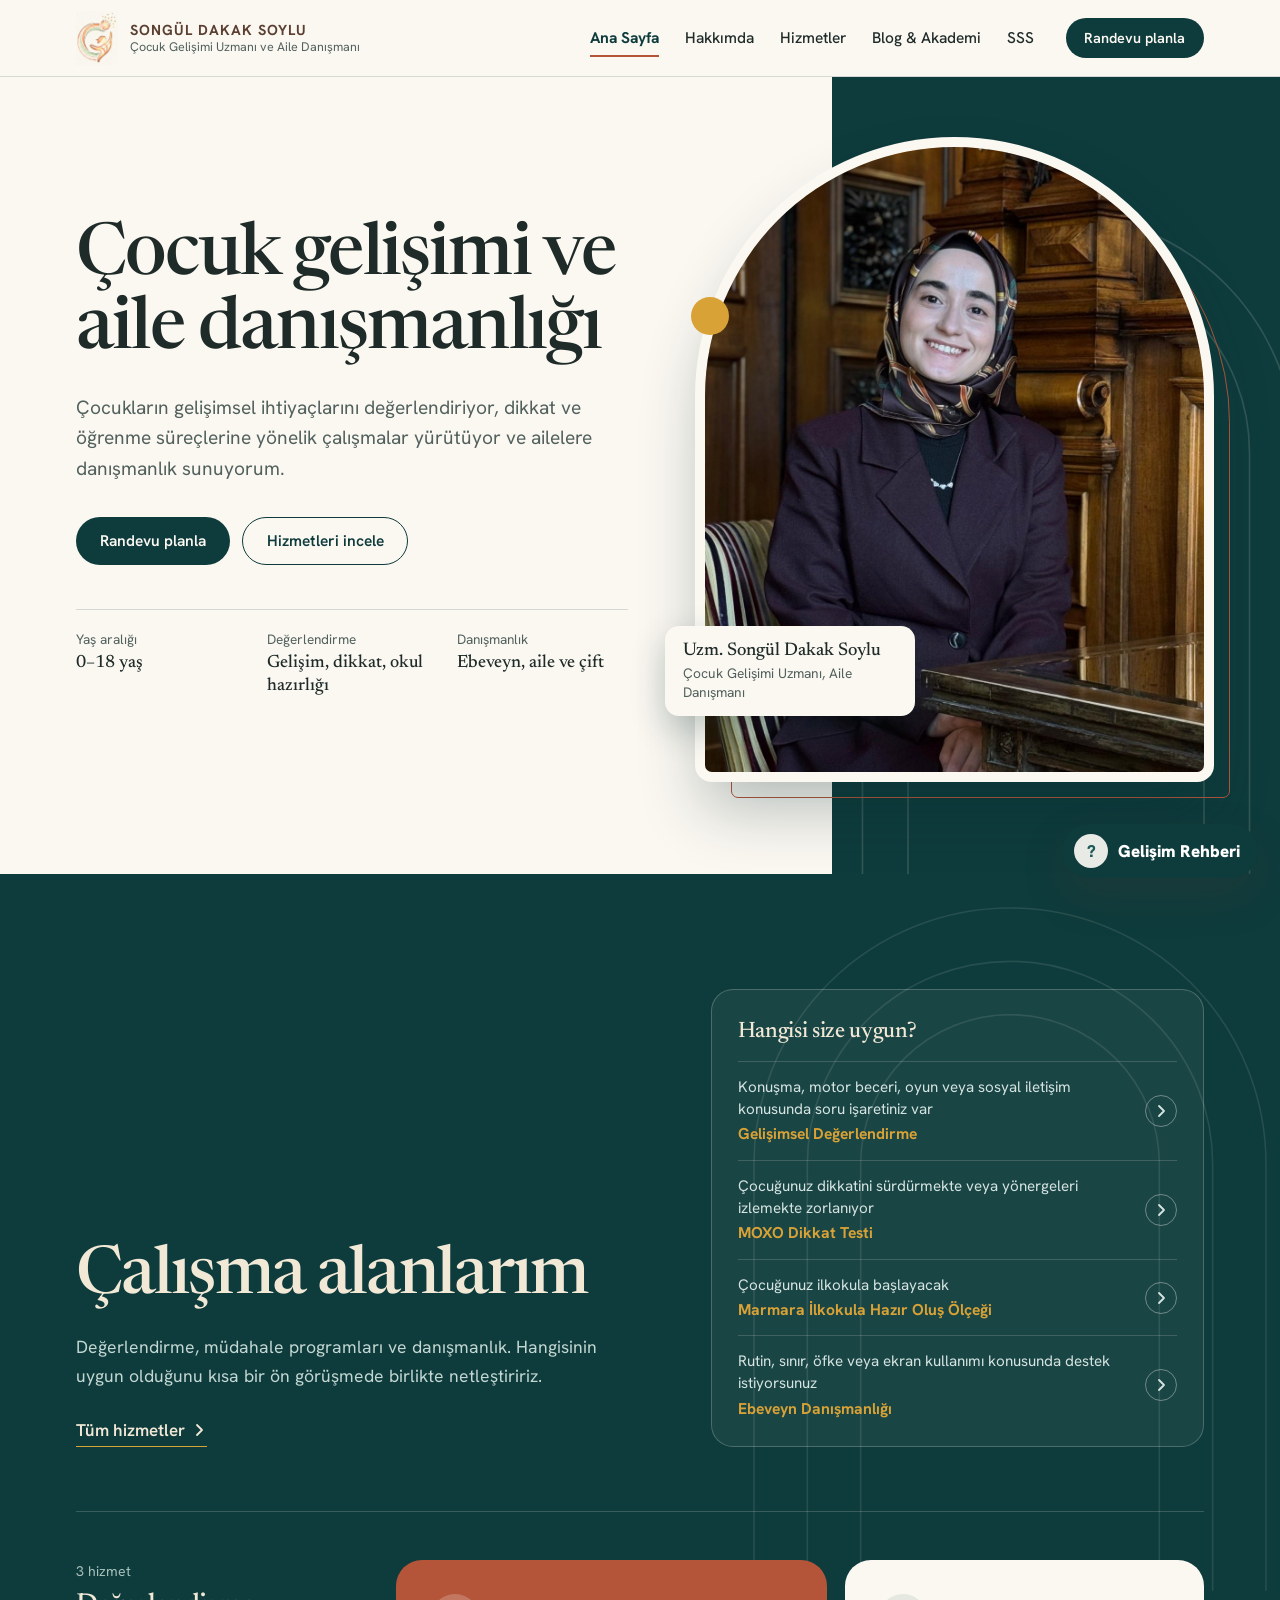
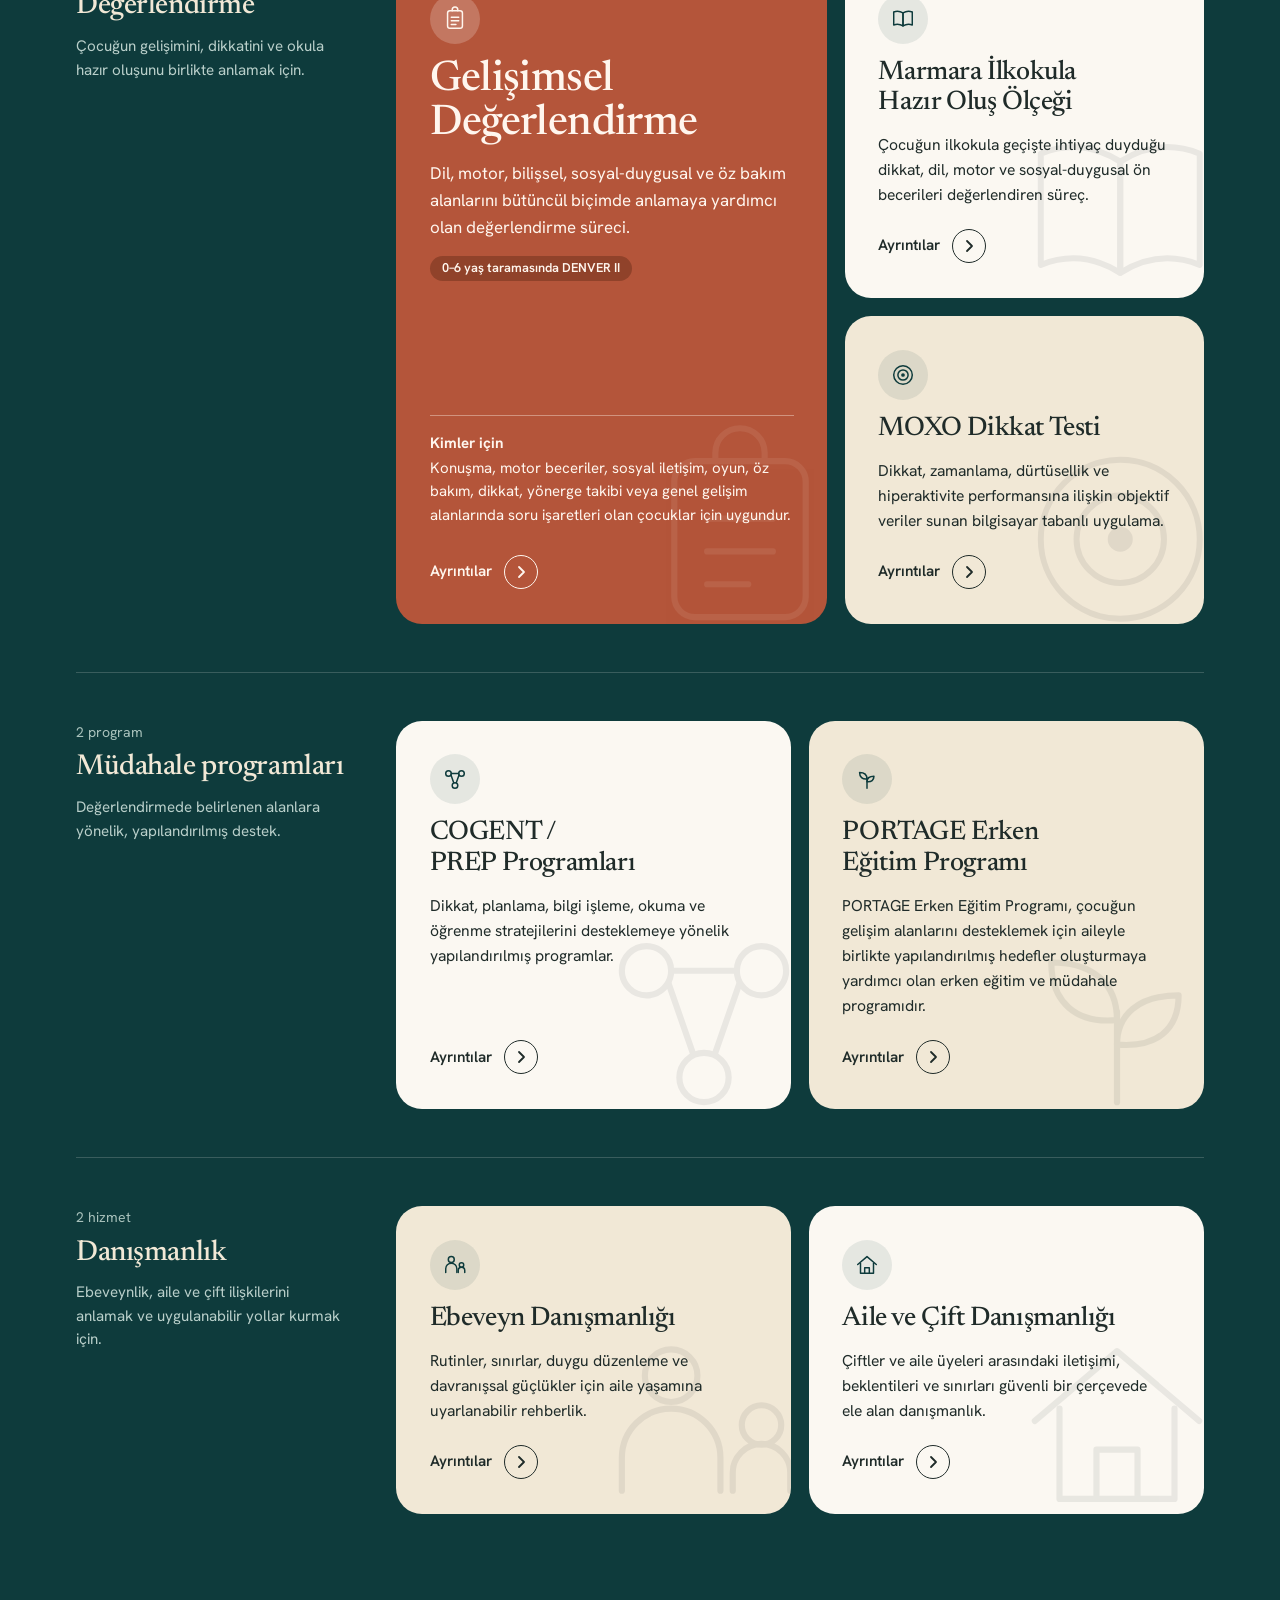
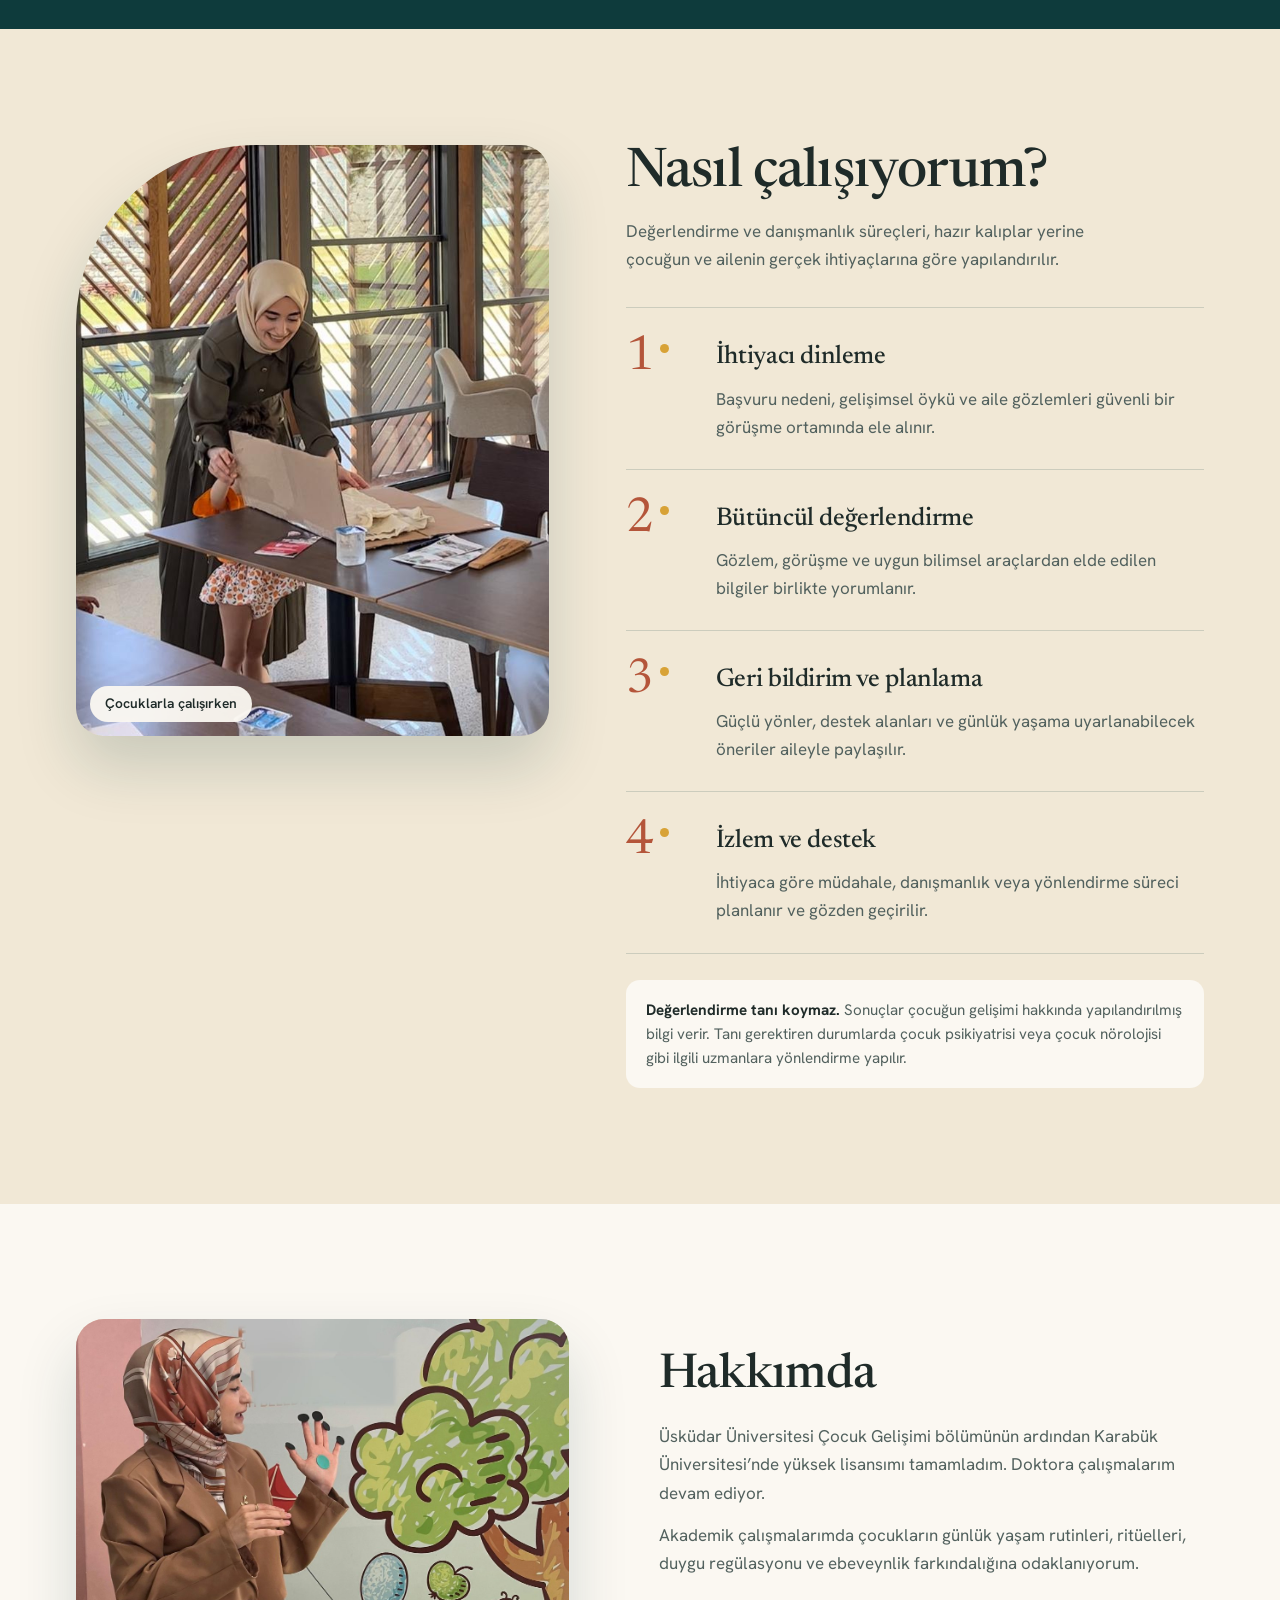
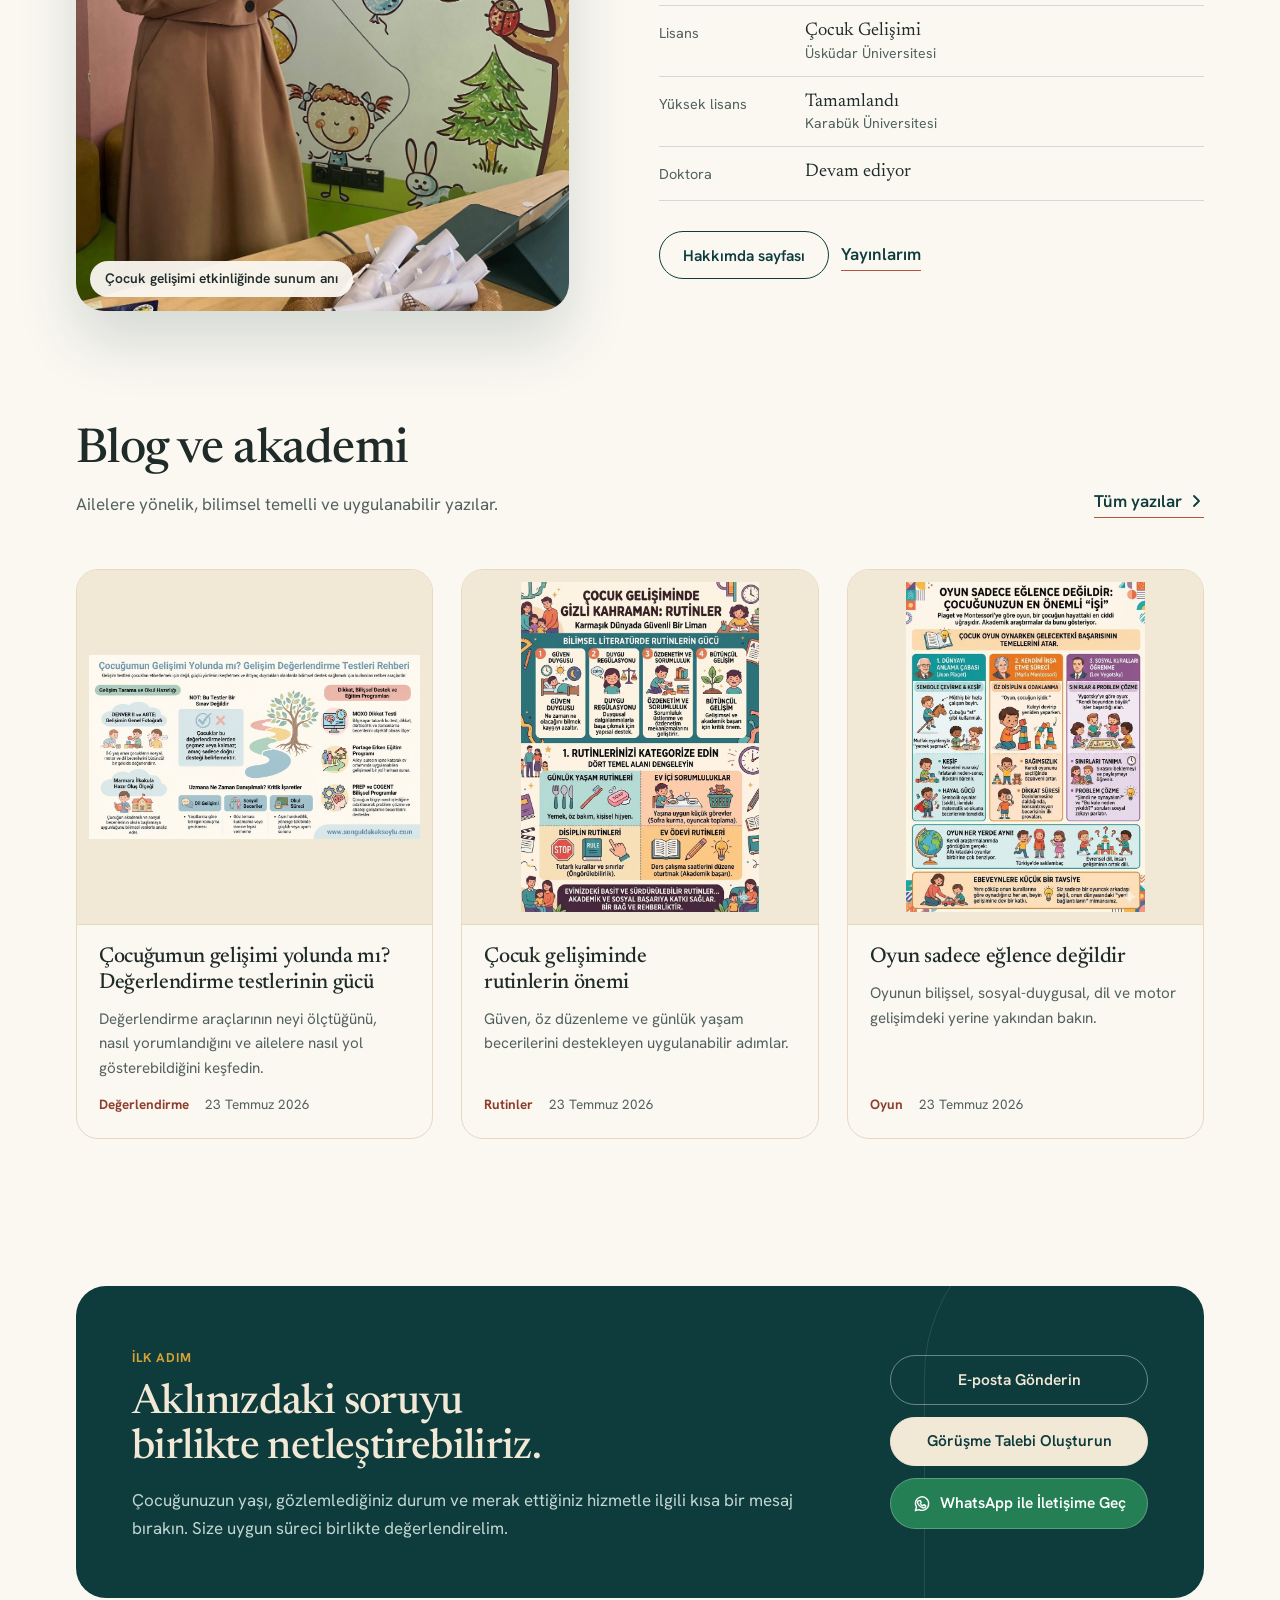
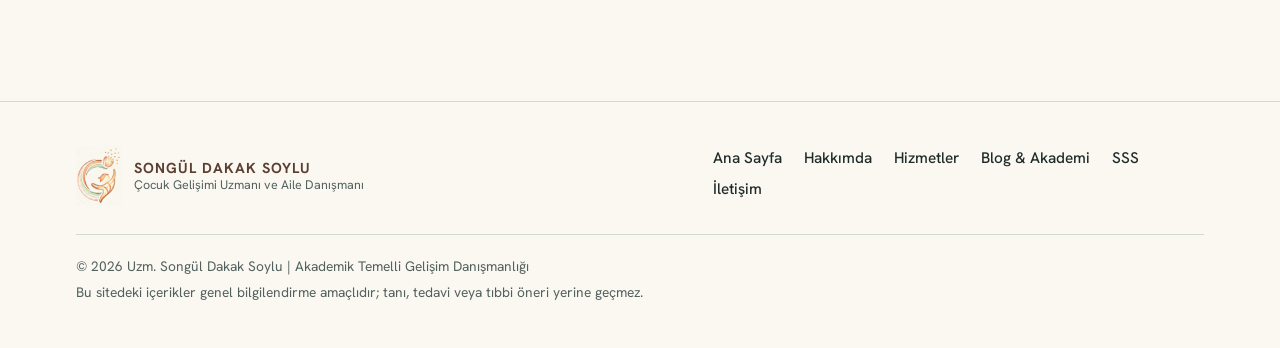
<file: index.html>
<!DOCTYPE html>
<html lang="tr">
<head>
  <meta charset="UTF-8">
  <meta name="viewport" content="width=device-width, initial-scale=1.0">
  <meta name="description" content="Çocuk gelişimi, gelişimsel değerlendirme, ebeveyn danışmanlığı ile aile ve çift danışmanlığı alanlarında akademik temelli, bütüncül ve güven veren danışmanlık hizmetleri.">
  <title>Songül Dakak Soylu | Çocuk Gelişimi Uzmanı ve Aile Danışmanı</title>
  <link rel="canonical" href="https://songuldakaksoylu.com/">
  <meta property="og:type" content="website">
  <meta property="og:locale" content="tr_TR">
  <meta property="og:site_name" content="Songül Dakak Soylu">
  <meta property="og:title" content="Songül Dakak Soylu | Çocuk Gelişimi Uzmanı ve Aile Danışmanı">
  <meta property="og:description" content="Çocuk gelişimi, gelişimsel değerlendirme, ebeveyn danışmanlığı ile aile ve çift danışmanlığı alanlarında akademik temelli, bütüncül ve güven veren danışmanlık hizmetleri.">
  <meta property="og:url" content="https://songuldakaksoylu.com/">
  <meta property="og:image" content="https://songuldakaksoylu.com/assets/images/share/site-default.jpg">
  <meta property="og:image:width" content="1200">
  <meta property="og:image:height" content="630">
  <meta property="og:image:alt" content="Songül Dakak Soylu, Çocuk Gelişimi Uzmanı ve Aile Danışmanı">
  <meta name="twitter:card" content="summary_large_image">
  <meta name="twitter:title" content="Songül Dakak Soylu | Çocuk Gelişimi Uzmanı ve Aile Danışmanı">
  <meta name="twitter:description" content="Çocuk gelişimi, gelişimsel değerlendirme, ebeveyn danışmanlığı ile aile ve çift danışmanlığı alanlarında akademik temelli, bütüncül ve güven veren danışmanlık hizmetleri.">
  <meta name="twitter:image" content="https://songuldakaksoylu.com/assets/images/share/site-default.jpg">
  <link rel="preconnect" href="https://fonts.googleapis.com">
  <link rel="preconnect" href="https://fonts.gstatic.com" crossorigin>
  <link href="https://fonts.googleapis.com/css2?family=Newsreader:ital,opsz,wght@0,6..72,400;0,6..72,500;0,6..72,600;1,6..72,400&family=Hanken+Grotesk:wght@400;500;600;700&display=swap" rel="stylesheet">
  <link rel="stylesheet" href="assets/css/site.css?v=6">
</head>
<body>
  <a class="skip-link" href="#main">Ana içeriğe geç</a>
  <header class="site-header" data-header>
    <div class="wrap bar">
      <a class="brand" href="/" aria-label="Songül Dakak Soylu, ana sayfa">
        <img class="brand-mark" src="assets/images/web/logo-isaret.jpg" alt="Songül Dakak Soylu logosu" width="240" height="240">
        <span class="brand-text"><strong>SONGÜL DAKAK SOYLU</strong><span>Çocuk Gelişimi Uzmanı ve Aile Danışmanı</span></span>
      </a>
      <nav class="nav" id="nav" data-nav aria-label="Ana menü">
        <a href="/" aria-current="page">Ana Sayfa</a>
        <a href="/hakkimda">Hakkımda</a>
        <a href="/hizmetler">Hizmetler</a>
        <a href="/blog">Blog &amp; Akademi</a>
        <a href="/sss">SSS</a>
        <a class="btn btn-primary nav-cta" href="/iletisim">Randevu planla</a>
      </nav>
      <a class="btn btn-primary btn-sm head-cta" href="/iletisim">Randevu planla</a>
      <button class="menu-btn" type="button" data-menu-toggle aria-expanded="false" aria-controls="nav" aria-label="Menüyü aç">
        <svg width="22" height="22" viewBox="0 0 22 22" fill="none" stroke="currentColor" stroke-width="1.8" stroke-linecap="round" aria-hidden="true"><path d="M3 6h16M3 11h16M3 16h16"/></svg>
      </button>
    </div>
  </header>

  <main id="main" tabindex="-1">
    <section class="hero">
      <div class="hero-band" aria-hidden="true">
        <svg viewBox="0 0 400 700" preserveAspectRatio="xMidYMax slice" fill="none" stroke="#FBF8F2" stroke-opacity=".14" stroke-width="1.5"><path d="M70 700V330a130 130 0 0 1 260 0v370"/><path d="M30 700V330a170 170 0 0 1 340 0v370"/><path d="M-10 700V330a210 210 0 0 1 420 0v370"/></svg>
      </div>
      <div class="wrap hero-grid">
        <div class="hero-copy">
          <h1>Çocuk gelişimi ve aile danışmanlığı</h1>
          <p class="lead">Çocukların gelişimsel ihtiyaçlarını değerlendiriyor, dikkat ve öğrenme süreçlerine yönelik çalışmalar yürütüyor ve ailelere danışmanlık sunuyorum.</p>
          <p class="lead lead-m">Çocukların gelişimsel ihtiyaçlarını değerlendiriyor, ailelere danışmanlık sunuyorum.</p>
          <div class="hero-actions">
            <a class="btn btn-primary" href="/iletisim">Randevu planla</a>
            <a class="btn btn-ghost" href="/hizmetler">Hizmetleri incele</a>
          </div>
          <dl class="hero-facts">
            <div><dt>Yaş aralığı</dt><dd>0–18 yaş</dd></div>
            <div><dt>Değerlendirme</dt><dd>Gelişim, dikkat, okul hazırlığı</dd></div>
            <div><dt>Danışmanlık</dt><dd>Ebeveyn, aile ve çift</dd></div>
          </dl>
        </div>
        <figure class="hero-photo">
          <span class="hero-outline" aria-hidden="true"></span>
          <div class="photo-arch"><img src="assets/images/web/profil.jpg" alt="Songül Dakak Soylu, ahşap panelli bir odada oturuyor ve gülümsüyor" width="1100" height="1375" fetchpriority="high"></div>
          <span class="hero-dot" aria-hidden="true"></span>
          <figcaption class="name-card"><strong>Uzm. Songül Dakak Soylu</strong><span>Çocuk Gelişimi Uzmanı, Aile Danışmanı</span></figcaption>
        </figure>
      </div>
    </section>

    <section class="facts-m" aria-label="Kısa bilgiler">
      <div class="wrap">
        <dl>
          <div><dt>Yaş aralığı</dt><dd>0–18 yaş</dd></div>
          <div><dt>Değerlendirme</dt><dd>Gelişim, dikkat, okul hazırlığı</dd></div>
          <div><dt>Danışmanlık</dt><dd>Ebeveyn, aile ve çift</dd></div>
        </dl>
      </div>
    </section>

    <section class="svc-section on-dark" id="calisma" aria-labelledby="h-calisma">
      <svg class="svc-rings" viewBox="0 0 600 700" fill="none" stroke="#FBF8F2" stroke-opacity=".1" stroke-width="1.5" aria-hidden="true"><path d="M60 700V300a240 240 0 0 1 480 0v400"/><path d="M110 700V300a190 190 0 0 1 380 0v400"/><path d="M160 700V300a140 140 0 0 1 280 0v400"/></svg>
      <div class="wrap">
        <div class="svc-intro">
          <div>
            <h2 id="h-calisma">Çalışma alanlarım</h2>
            <p class="intro-p">Değerlendirme, müdahale programları ve danışmanlık. Hangisinin uygun olduğunu kısa bir ön görüşmede birlikte netleştiririz.</p>
            <a class="link-more" href="/hizmetler">Tüm hizmetler <svg width="16" height="16" viewBox="0 0 16 16" fill="none" stroke="currentColor" stroke-width="1.8" stroke-linecap="round" stroke-linejoin="round" aria-hidden="true"><path d="M6 3l5 5-5 5"/></svg></a>
          </div>
          <nav class="finder" aria-label="Hangi hizmet uygun?">
            <h3>Hangisi size uygun?</h3>
            <ul><li><button type="button" data-jump="gelisimsel"><span>Konuşma, motor beceri, oyun veya sosyal iletişim konusunda soru işaretiniz var<b>Gelişimsel Değerlendirme</b></span><span class="go"><svg width="16" height="16" viewBox="0 0 16 16" fill="none" stroke="currentColor" stroke-width="1.8" stroke-linecap="round" stroke-linejoin="round" aria-hidden="true"><path d="M6 3l5 5-5 5"/></svg></span></button></li><li><button type="button" data-jump="moxo"><span>Çocuğunuz dikkatini sürdürmekte veya yönergeleri izlemekte zorlanıyor<b>MOXO Dikkat Testi</b></span><span class="go"><svg width="16" height="16" viewBox="0 0 16 16" fill="none" stroke="currentColor" stroke-width="1.8" stroke-linecap="round" stroke-linejoin="round" aria-hidden="true"><path d="M6 3l5 5-5 5"/></svg></span></button></li><li><button type="button" data-jump="marmara"><span>Çocuğunuz ilkokula başlayacak<b>Marmara İlkokula Hazır Oluş Ölçeği</b></span><span class="go"><svg width="16" height="16" viewBox="0 0 16 16" fill="none" stroke="currentColor" stroke-width="1.8" stroke-linecap="round" stroke-linejoin="round" aria-hidden="true"><path d="M6 3l5 5-5 5"/></svg></span></button></li><li><button type="button" data-jump="ebeveyn"><span>Rutin, sınır, öfke veya ekran kullanımı konusunda destek istiyorsunuz<b>Ebeveyn Danışmanlığı</b></span><span class="go"><svg width="16" height="16" viewBox="0 0 16 16" fill="none" stroke="currentColor" stroke-width="1.8" stroke-linecap="round" stroke-linejoin="round" aria-hidden="true"><path d="M6 3l5 5-5 5"/></svg></span></button></li></ul>
          </nav>
        </div>
        <div class="lanes">
        <div class="lane lane--eval"><div class="lane-label"><span class="count">3 hizmet</span><h3>Değerlendirme</h3><p>Çocuğun gelişimini, dikkatini ve okula hazır oluşunu birlikte anlamak için.</p></div><div class="lane-cards">
            <article class="svc svc--terra svc--feature" id="card-gelisimsel">
              <span class="svc-mark" aria-hidden="true"><svg viewBox="0 0 28 28" aria-hidden="true"><rect x="6" y="5" width="16" height="19" rx="2.5"/><path d="M11 5V4a3 3 0 0 1 6 0v1"/><path d="M10 12h8M10 16h8M10 20h5"/></svg></span>
              <span class="svc-ico" aria-hidden="true"><svg viewBox="0 0 28 28" aria-hidden="true"><rect x="6" y="5" width="16" height="19" rx="2.5"/><path d="M11 5V4a3 3 0 0 1 6 0v1"/><path d="M10 12h8M10 16h8M10 20h5"/></svg></span>
              <h3>Gelişimsel Değerlendirme</h3>
              <p class="svc-lead">Dil, motor, bilişsel, sosyal-duygusal ve öz bakım alanlarını bütüncül biçimde anlamaya yardımcı olan değerlendirme süreci.</p>
              <div class="svc-tags"><span class="chip">0–6 yaş taramasında DENVER II</span></div><p class="svc-who"><strong>Kimler için</strong>Konuşma, motor beceriler, sosyal iletişim, oyun, öz bakım, dikkat, yönerge takibi veya genel gelişim alanlarında soru işaretleri olan çocuklar için uygundur.</p>
              <a class="svc-go" href="/hizmetler#gelisimsel-degerlendirme" aria-label="Gelişimsel Değerlendirme, ayrıntılar"><span>Ayrıntılar</span><i class="arrow"><svg width="16" height="16" viewBox="0 0 16 16" fill="none" stroke="currentColor" stroke-width="1.8" stroke-linecap="round" stroke-linejoin="round" aria-hidden="true"><path d="M6 3l5 5-5 5"/></svg></i></a>
            </article>
            <article class="svc svc--paper" id="card-marmara">
              <span class="svc-mark" aria-hidden="true"><svg viewBox="0 0 28 28" aria-hidden="true"><path d="M4 6.5c3-1.2 6.5-1.2 10 1v14c-3.5-2.2-7-2.2-10-1z"/><path d="M24 6.5c-3-1.2-6.5-1.2-10 1v14c3.5-2.2 7-2.2 10-1z"/></svg></span>
              <span class="svc-ico" aria-hidden="true"><svg viewBox="0 0 28 28" aria-hidden="true"><path d="M4 6.5c3-1.2 6.5-1.2 10 1v14c-3.5-2.2-7-2.2-10-1z"/><path d="M24 6.5c-3-1.2-6.5-1.2-10 1v14c3.5-2.2 7-2.2 10-1z"/></svg></span>
              <h3>Marmara İlkokula Hazır Oluş Ölçeği</h3>
              <p class="svc-lead">Çocuğun ilkokula geçişte ihtiyaç duyduğu dikkat, dil, motor ve sosyal-duygusal ön becerileri değerlendiren süreç.</p>
              
              <a class="svc-go" href="/hizmetler#marmara" aria-label="Marmara İlkokula Hazır Oluş Ölçeği, ayrıntılar"><span>Ayrıntılar</span><i class="arrow"><svg width="16" height="16" viewBox="0 0 16 16" fill="none" stroke="currentColor" stroke-width="1.8" stroke-linecap="round" stroke-linejoin="round" aria-hidden="true"><path d="M6 3l5 5-5 5"/></svg></i></a>
            </article>
            <article class="svc svc--cream" id="card-moxo">
              <span class="svc-mark" aria-hidden="true"><svg viewBox="0 0 28 28" aria-hidden="true"><circle cx="14" cy="14" r="10"/><circle cx="14" cy="14" r="5.5"/><circle cx="14" cy="14" r="1.2" fill="currentColor"/></svg></span>
              <span class="svc-ico" aria-hidden="true"><svg viewBox="0 0 28 28" aria-hidden="true"><circle cx="14" cy="14" r="10"/><circle cx="14" cy="14" r="5.5"/><circle cx="14" cy="14" r="1.2" fill="currentColor"/></svg></span>
              <h3>MOXO Dikkat Testi</h3>
              <p class="svc-lead">Dikkat, zamanlama, dürtüsellik ve hiperaktivite performansına ilişkin objektif veriler sunan bilgisayar tabanlı uygulama.</p>
              
              <a class="svc-go" href="/hizmetler#moxo" aria-label="MOXO Dikkat Testi, ayrıntılar"><span>Ayrıntılar</span><i class="arrow"><svg width="16" height="16" viewBox="0 0 16 16" fill="none" stroke="currentColor" stroke-width="1.8" stroke-linecap="round" stroke-linejoin="round" aria-hidden="true"><path d="M6 3l5 5-5 5"/></svg></i></a>
            </article>
          </div></div>
        <div class="lane lane--pair"><div class="lane-label"><span class="count">2 program</span><h3>Müdahale programları</h3><p>Değerlendirmede belirlenen alanlara yönelik, yapılandırılmış destek.</p></div><div class="lane-cards">
            <article class="svc svc--paper" id="card-cogent">
              <span class="svc-mark" aria-hidden="true"><svg viewBox="0 0 28 28" aria-hidden="true"><circle cx="7" cy="8" r="3"/><circle cx="21" cy="8" r="3"/><circle cx="14" cy="21" r="3"/><path d="M9.7 9.6l3 8.6M18.3 9.6l-3 8.6M10 8h8"/></svg></span>
              <span class="svc-ico" aria-hidden="true"><svg viewBox="0 0 28 28" aria-hidden="true"><circle cx="7" cy="8" r="3"/><circle cx="21" cy="8" r="3"/><circle cx="14" cy="21" r="3"/><path d="M9.7 9.6l3 8.6M18.3 9.6l-3 8.6M10 8h8"/></svg></span>
              <h3>COGENT / PREP Programları</h3>
              <p class="svc-lead">Dikkat, planlama, bilgi işleme, okuma ve öğrenme stratejilerini desteklemeye yönelik yapılandırılmış programlar.</p>
              
              <a class="svc-go" href="/hizmetler#cogent-prep" aria-label="COGENT / PREP Programları, ayrıntılar"><span>Ayrıntılar</span><i class="arrow"><svg width="16" height="16" viewBox="0 0 16 16" fill="none" stroke="currentColor" stroke-width="1.8" stroke-linecap="round" stroke-linejoin="round" aria-hidden="true"><path d="M6 3l5 5-5 5"/></svg></i></a>
            </article>
            <article class="svc svc--cream" id="card-portage">
              <span class="svc-mark" aria-hidden="true"><svg viewBox="0 0 28 28" aria-hidden="true"><path d="M14 24V13"/><path d="M14 14c0-4.5-3-7-8-7 0 4.8 3 7.5 8 7z"/><path d="M14 17c0-3.6 2.6-6 7.5-6 0 4.2-2.7 6.4-7.5 6z"/></svg></span>
              <span class="svc-ico" aria-hidden="true"><svg viewBox="0 0 28 28" aria-hidden="true"><path d="M14 24V13"/><path d="M14 14c0-4.5-3-7-8-7 0 4.8 3 7.5 8 7z"/><path d="M14 17c0-3.6 2.6-6 7.5-6 0 4.2-2.7 6.4-7.5 6z"/></svg></span>
              <h3>PORTAGE Erken Eğitim Programı</h3>
              <p class="svc-lead">PORTAGE Erken Eğitim Programı, çocuğun gelişim alanlarını desteklemek için aileyle birlikte yapılandırılmış hedefler oluşturmaya yardımcı olan erken eğitim ve müdahale programıdır.</p>
              
              <a class="svc-go" href="/hizmetler#portage" aria-label="PORTAGE Erken Eğitim Programı, ayrıntılar"><span>Ayrıntılar</span><i class="arrow"><svg width="16" height="16" viewBox="0 0 16 16" fill="none" stroke="currentColor" stroke-width="1.8" stroke-linecap="round" stroke-linejoin="round" aria-hidden="true"><path d="M6 3l5 5-5 5"/></svg></i></a>
            </article>
          </div></div>
        <div class="lane lane--pair"><div class="lane-label"><span class="count">2 hizmet</span><h3>Danışmanlık</h3><p>Ebeveynlik, aile ve çift ilişkilerini anlamak ve uygulanabilir yollar kurmak için.</p></div><div class="lane-cards">
            <article class="svc svc--cream" id="card-ebeveyn">
              <span class="svc-mark" aria-hidden="true"><svg viewBox="0 0 28 28" aria-hidden="true"><circle cx="10" cy="8" r="3.2"/><path d="M4 22v-4a6 6 0 0 1 12 0v4"/><circle cx="21" cy="14" r="2.4"/><path d="M17.5 22v-2.2a3.5 3.5 0 0 1 7 0V22"/></svg></span>
              <span class="svc-ico" aria-hidden="true"><svg viewBox="0 0 28 28" aria-hidden="true"><circle cx="10" cy="8" r="3.2"/><path d="M4 22v-4a6 6 0 0 1 12 0v4"/><circle cx="21" cy="14" r="2.4"/><path d="M17.5 22v-2.2a3.5 3.5 0 0 1 7 0V22"/></svg></span>
              <h3>Ebeveyn Danışmanlığı</h3>
              <p class="svc-lead">Rutinler, sınırlar, duygu düzenleme ve davranışsal güçlükler için aile yaşamına uyarlanabilir rehberlik.</p>
              
              <a class="svc-go" href="/hizmetler#ebeveyn-danismanligi" aria-label="Ebeveyn Danışmanlığı, ayrıntılar"><span>Ayrıntılar</span><i class="arrow"><svg width="16" height="16" viewBox="0 0 16 16" fill="none" stroke="currentColor" stroke-width="1.8" stroke-linecap="round" stroke-linejoin="round" aria-hidden="true"><path d="M6 3l5 5-5 5"/></svg></i></a>
            </article>
            <article class="svc svc--paper" id="card-aile">
              <span class="svc-mark" aria-hidden="true"><svg viewBox="0 0 28 28" aria-hidden="true"><path d="M4 13.5L14 5l10 8.5"/><path d="M7 12v11h14V12"/><path d="M11.5 23v-6h5v6"/></svg></span>
              <span class="svc-ico" aria-hidden="true"><svg viewBox="0 0 28 28" aria-hidden="true"><path d="M4 13.5L14 5l10 8.5"/><path d="M7 12v11h14V12"/><path d="M11.5 23v-6h5v6"/></svg></span>
              <h3>Aile ve Çift Danışmanlığı</h3>
              <p class="svc-lead">Çiftler ve aile üyeleri arasındaki iletişimi, beklentileri ve sınırları güvenli bir çerçevede ele alan danışmanlık.</p>
              
              <a class="svc-go" href="/hizmetler#aile-danismanligi" aria-label="Aile ve Çift Danışmanlığı, ayrıntılar"><span>Ayrıntılar</span><i class="arrow"><svg width="16" height="16" viewBox="0 0 16 16" fill="none" stroke="currentColor" stroke-width="1.8" stroke-linecap="round" stroke-linejoin="round" aria-hidden="true"><path d="M6 3l5 5-5 5"/></svg></i></a>
            </article>
          </div></div>
        </div>
      </div>
    </section>

    <section class="section process" aria-labelledby="h-surec">
      <div class="wrap approach-grid">
        <header class="approach-head">
          <h2 id="h-surec">Nasıl çalışıyorum?</h2>
          <p class="intro">Değerlendirme ve danışmanlık süreçleri, hazır kalıplar yerine çocuğun ve ailenin gerçek ihtiyaçlarına göre yapılandırılır.</p>
        </header>
        <figure class="approach-fig">
          <div class="frame">
            <img src="assets/images/web/yaklasim.jpg" alt="Songül Dakak Soylu, bir etkinlikte masaya eğilmiş, gülümseyerek bir çocukla çalışıyor" loading="lazy" width="1318" height="1622">
            <span class="photo-cap">Çocuklarla çalışırken</span>
          </div>
        </figure>
        <ol class="steps approach-steps"><li class="step"><span class="n">1<i aria-hidden="true"></i></span><div><h3>İhtiyacı dinleme</h3><p>Başvuru nedeni, gelişimsel öykü ve aile gözlemleri güvenli bir görüşme ortamında ele alınır.</p></div></li><li class="step"><span class="n">2<i aria-hidden="true"></i></span><div><h3>Bütüncül değerlendirme</h3><p>Gözlem, görüşme ve uygun bilimsel araçlardan elde edilen bilgiler birlikte yorumlanır.</p></div></li><li class="step"><span class="n">3<i aria-hidden="true"></i></span><div><h3>Geri bildirim ve planlama</h3><p>Güçlü yönler, destek alanları ve günlük yaşama uyarlanabilecek öneriler aileyle paylaşılır.</p></div></li><li class="step"><span class="n">4<i aria-hidden="true"></i></span><div><h3>İzlem ve destek</h3><p>İhtiyaca göre müdahale, danışmanlık veya yönlendirme süreci planlanır ve gözden geçirilir.</p></div></li></ol>
        <p class="note approach-note"><strong>Değerlendirme tanı koymaz.</strong> Sonuçlar çocuğun gelişimi hakkında yapılandırılmış bilgi verir. Tanı gerektiren durumlarda çocuk psikiyatrisi veya çocuk nörolojisi gibi ilgili uzmanlara yönlendirme yapılır.</p>
      </div>
    </section>

    <section class="section" aria-labelledby="h-hakkimda">
      <div class="wrap about-grid">
        <div class="about-photo"><img src="assets/images/web/seminer.jpg" alt="Songül Dakak Soylu, çocuk gelişimi etkinliğinde ellerini kullanarak sunum yaparken" loading="lazy" width="1200" height="1489"><span class="photo-cap">Çocuk gelişimi etkinliğinde sunum anı</span></div>
        <div class="about-copy">
          <h2 id="h-hakkimda">Hakkımda</h2>
          <div class="txt">
            <p>Üsküdar Üniversitesi Çocuk Gelişimi bölümünün ardından Karabük Üniversitesi’nde yüksek lisansımı tamamladım. Doktora çalışmalarım devam ediyor.</p>
            <p>Akademik çalışmalarımda çocukların günlük yaşam rutinleri, ritüelleri, duygu regülasyonu ve ebeveynlik farkındalığına odaklanıyorum.</p>
          </div>
          <dl class="edu">
            <div><dt>Lisans</dt><dd>Çocuk Gelişimi<small>Üsküdar Üniversitesi</small></dd></div>
            <div><dt>Yüksek lisans</dt><dd>Tamamlandı<small>Karabük Üniversitesi</small></dd></div>
            <div><dt>Doktora</dt><dd>Devam ediyor</dd></div>
          </dl>
          <div class="btn-row">
            <a class="btn btn-ghost" href="/hakkimda">Hakkımda sayfası</a>
            <a class="link-more" href="https://scholar.google.com/citations?user=8tHvPyIAAAAJ&amp;hl=tr" target="_blank" rel="noopener noreferrer">Yayınlarım</a>
          </div>
        </div>
      </div>
    </section>

    <section class="section" style="padding-top:0" aria-labelledby="h-blog">
      <div class="wrap">
        <div class="section-head">
          <div>
            <h2 id="h-blog">Blog ve akademi</h2>
            <p>Ailelere yönelik, bilimsel temelli ve uygulanabilir yazılar.</p>
          </div>
          <a class="link-more" href="/blog">Tüm yazılar <svg width="16" height="16" viewBox="0 0 16 16" fill="none" stroke="currentColor" stroke-width="1.8" stroke-linecap="round" stroke-linejoin="round" aria-hidden="true"><path d="M6 3l5 5-5 5"/></svg></a>
        </div>
        <div class="blog-home">
<article class="post post-feature">
  <a class="post-link" href="/blog/cocuk-gelisim-testleri-degerlendirme/" aria-label="Çocuğumun gelişimi yolunda mı? Değerlendirme testlerinin gücü yazısını aç">
    <img class="post-img cover cover--info" src="assets/images/web/blog-degerlendirme.jpg" alt="Çocuk gelişim değerlendirme testlerinin önemini anlatan bilgilendirici görsel" loading="lazy" width="760" height="760">
    <div>
      <h3>Çocuğumun gelişimi yolunda mı? Değerlendirme testlerinin gücü</h3>
      <p class="sum">Değerlendirme araçlarının neyi ölçtüğünü, nasıl yorumlandığını ve ailelere nasıl yol gösterebildiğini keşfedin.</p>
      <div class="meta"><span class="cat">Değerlendirme</span><time datetime="2026-07-23">23 Temmuz 2026</time></div>
    </div>
  </a>
</article><div class="post-stack"><div class="post-side">
<article class="post ">
  <a class="post-link" href="/blog/cocuklarda-rutinlerin-onemi/" aria-label="Çocuk gelişiminde rutinlerin önemi yazısını aç">
    <img class="post-img cover cover--info" src="assets/images/web/blog-rutin.jpg" alt="Çocuklarda uyku, oyun, yemek ve öz bakım rutinlerini anlatan bilgilendirici görsel" loading="lazy" width="760" height="760">
    <div>
      <h3>Çocuk gelişiminde rutinlerin önemi</h3>
      <p class="sum">Güven, öz düzenleme ve günlük yaşam becerilerini destekleyen uygulanabilir adımlar.</p>
      <div class="meta"><span class="cat">Rutinler</span><time datetime="2026-07-23">23 Temmuz 2026</time></div>
    </div>
  </a>
</article></div><div class="post-side">
<article class="post ">
  <a class="post-link" href="/blog/oyunun-cocuk-gelisimindeki-onemi/" aria-label="Oyun sadece eğlence değildir yazısını aç">
    <img class="post-img cover cover--info" src="assets/images/web/blog-oyun.jpg" alt="Oyunun çocuk gelişimindeki önemini anlatan bilgilendirici görsel" loading="lazy" width="760" height="760">
    <div>
      <h3>Oyun sadece eğlence değildir</h3>
      <p class="sum">Oyunun bilişsel, sosyal-duygusal, dil ve motor gelişimdeki yerine yakından bakın.</p>
      <div class="meta"><span class="cat">Oyun</span><time datetime="2026-07-23">23 Temmuz 2026</time></div>
    </div>
  </a>
</article></div></div></div>
      </div>
    </section>

    <section class="mini-contact section">
<div class="mini-contact-card">
<div><p class="eyebrow">İlk adım</p><h2>Aklınızdaki soruyu birlikte netleştirebiliriz.</h2><p>Çocuğunuzun yaşı, gözlemlediğiniz durum ve merak ettiğiniz hizmetle ilgili kısa bir mesaj bırakın. Size uygun süreci birlikte değerlendirelim.</p></div>
<div class="mini-contact-actions"><a href="mailto:songuldakaksoylu@gmail.com">E-posta Gönderin</a><a href="/iletisim">Görüşme Talebi Oluşturun</a></div>
</div>
</section>
  </main>

  <footer class="footer site-footer">
    <div class="wrap">
      <a class="brand" href="/" aria-label="Ana sayfa">
        <img class="brand-mark" src="assets/images/web/logo-isaret.jpg" alt="" width="240" height="240">
        <span class="brand-text"><strong>SONGÜL DAKAK SOYLU</strong><span>Çocuk Gelişimi Uzmanı ve Aile Danışmanı</span></span>
      </a>
      <nav aria-label="Alt menü"><a href="/">Ana Sayfa</a><a href="/hakkimda">Hakkımda</a><a href="/hizmetler">Hizmetler</a><a href="/blog">Blog &amp; Akademi</a><a href="/sss">SSS</a><a href="/iletisim">İletişim</a></nav>
      <div class="legal">
        <span>© 2026 Uzm. Songül Dakak Soylu | Akademik Temelli Gelişim Danışmanlığı</span>
        <span>Bu sitedeki içerikler genel bilgilendirme amaçlıdır; tanı, tedavi veya tıbbi öneri yerine geçmez.</span>
      </div>
    </div>
  </footer>
  <script src="assets/js/chatbot.js"></script>
  <script src="assets/js/main.js"></script>
  <script src="assets/js/site.js" defer></script>
</body>
</html>
</file>
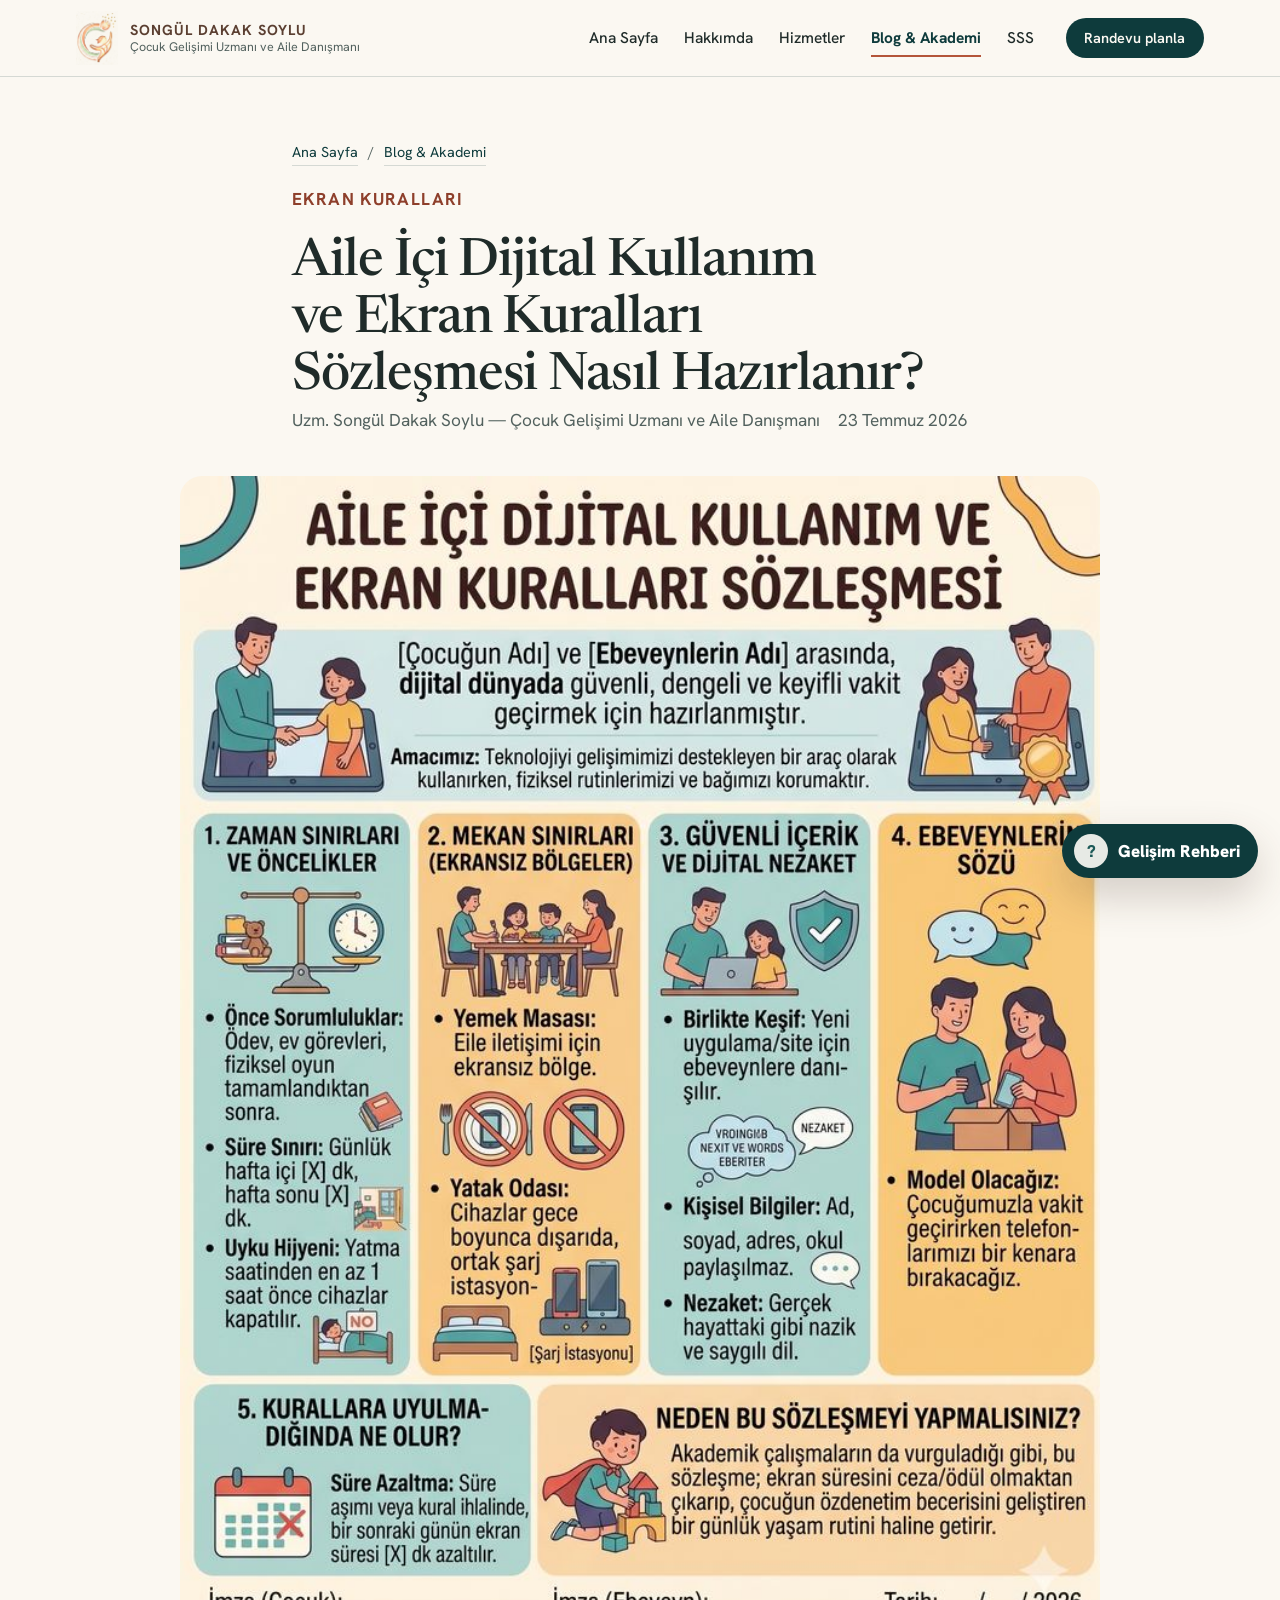
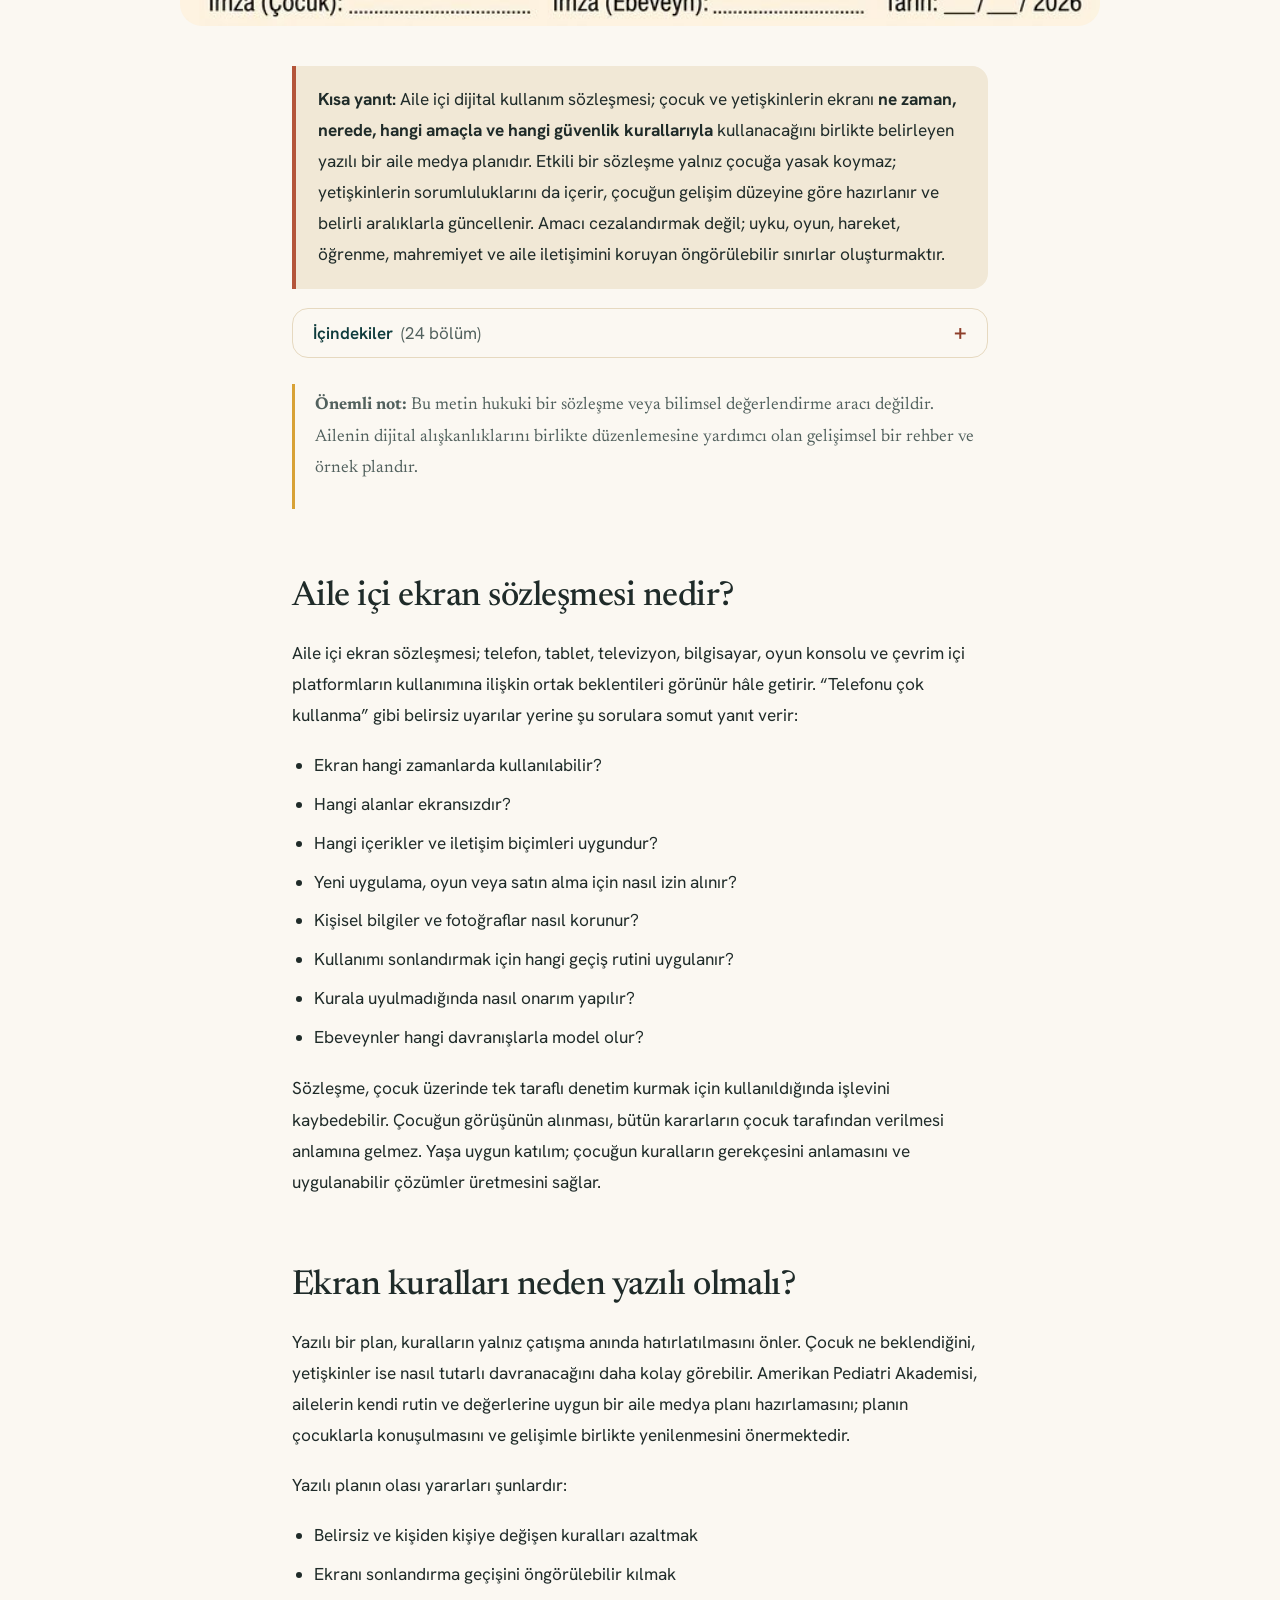
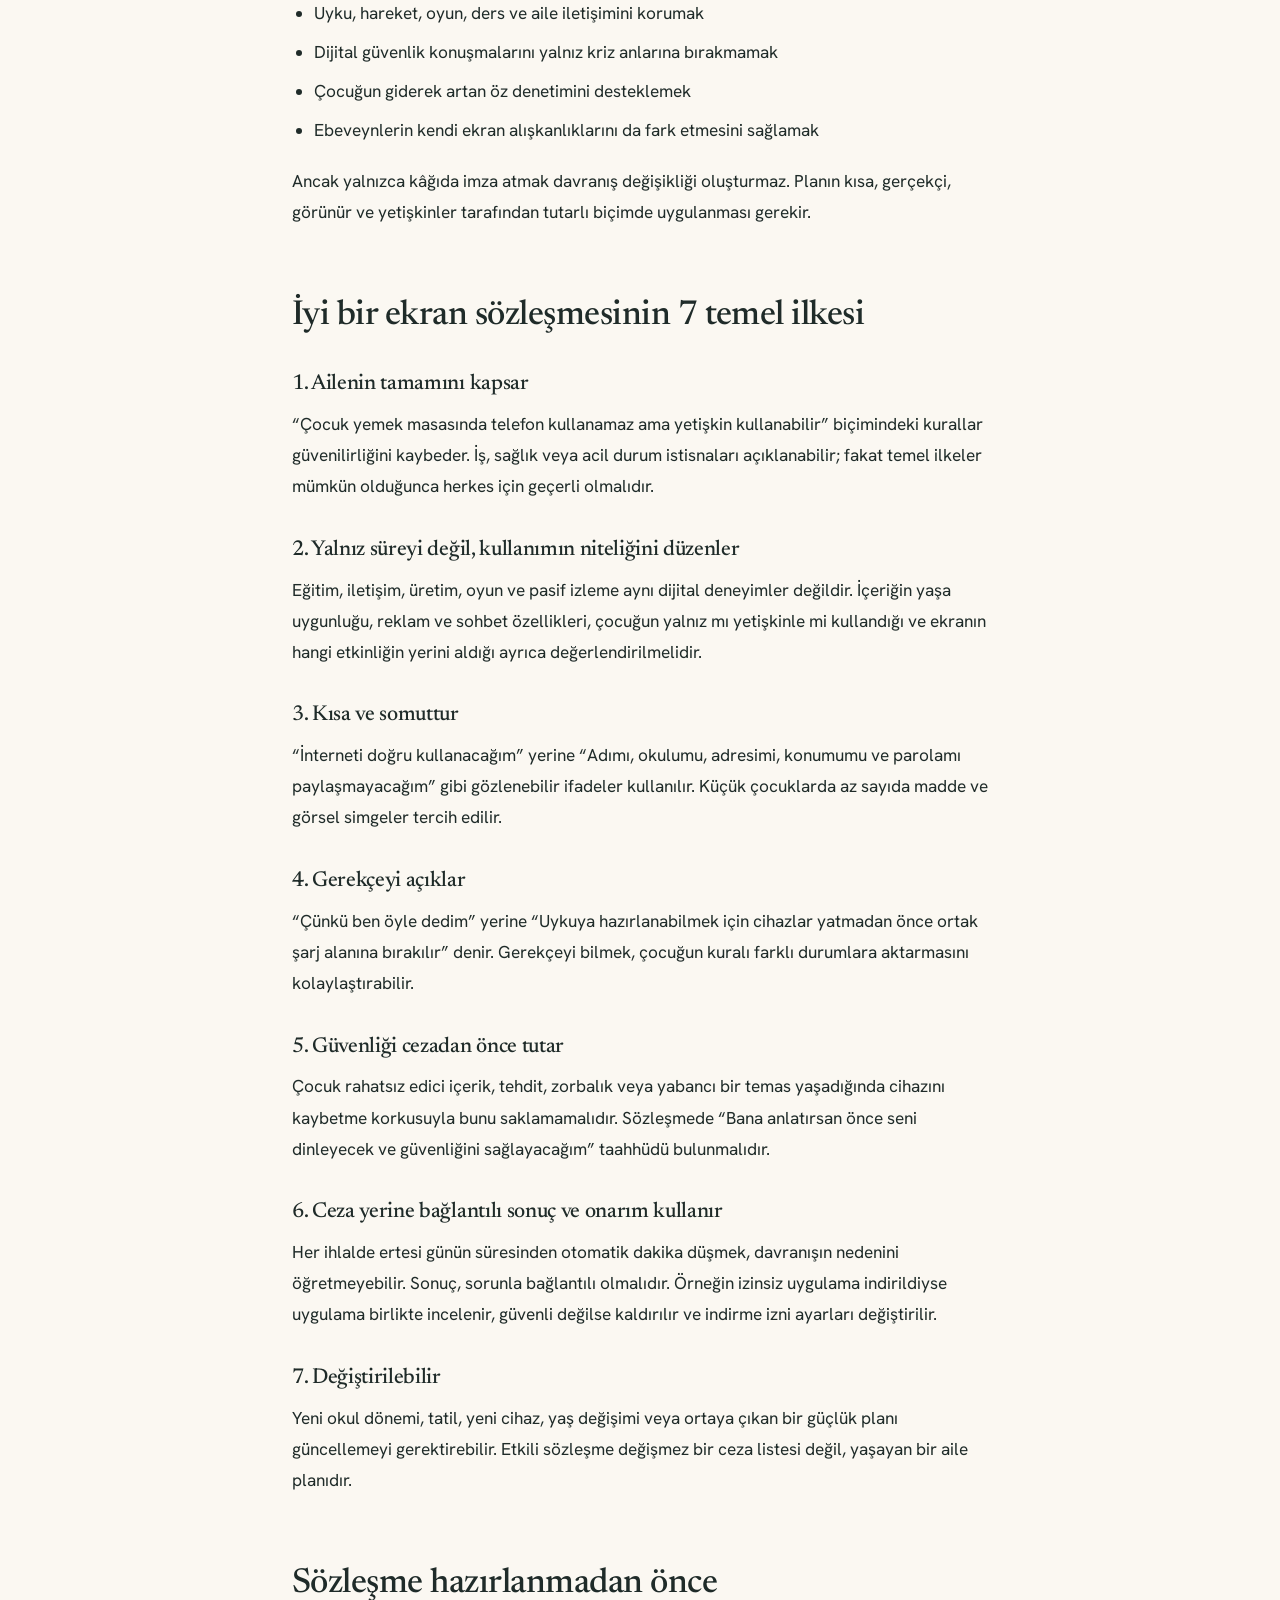
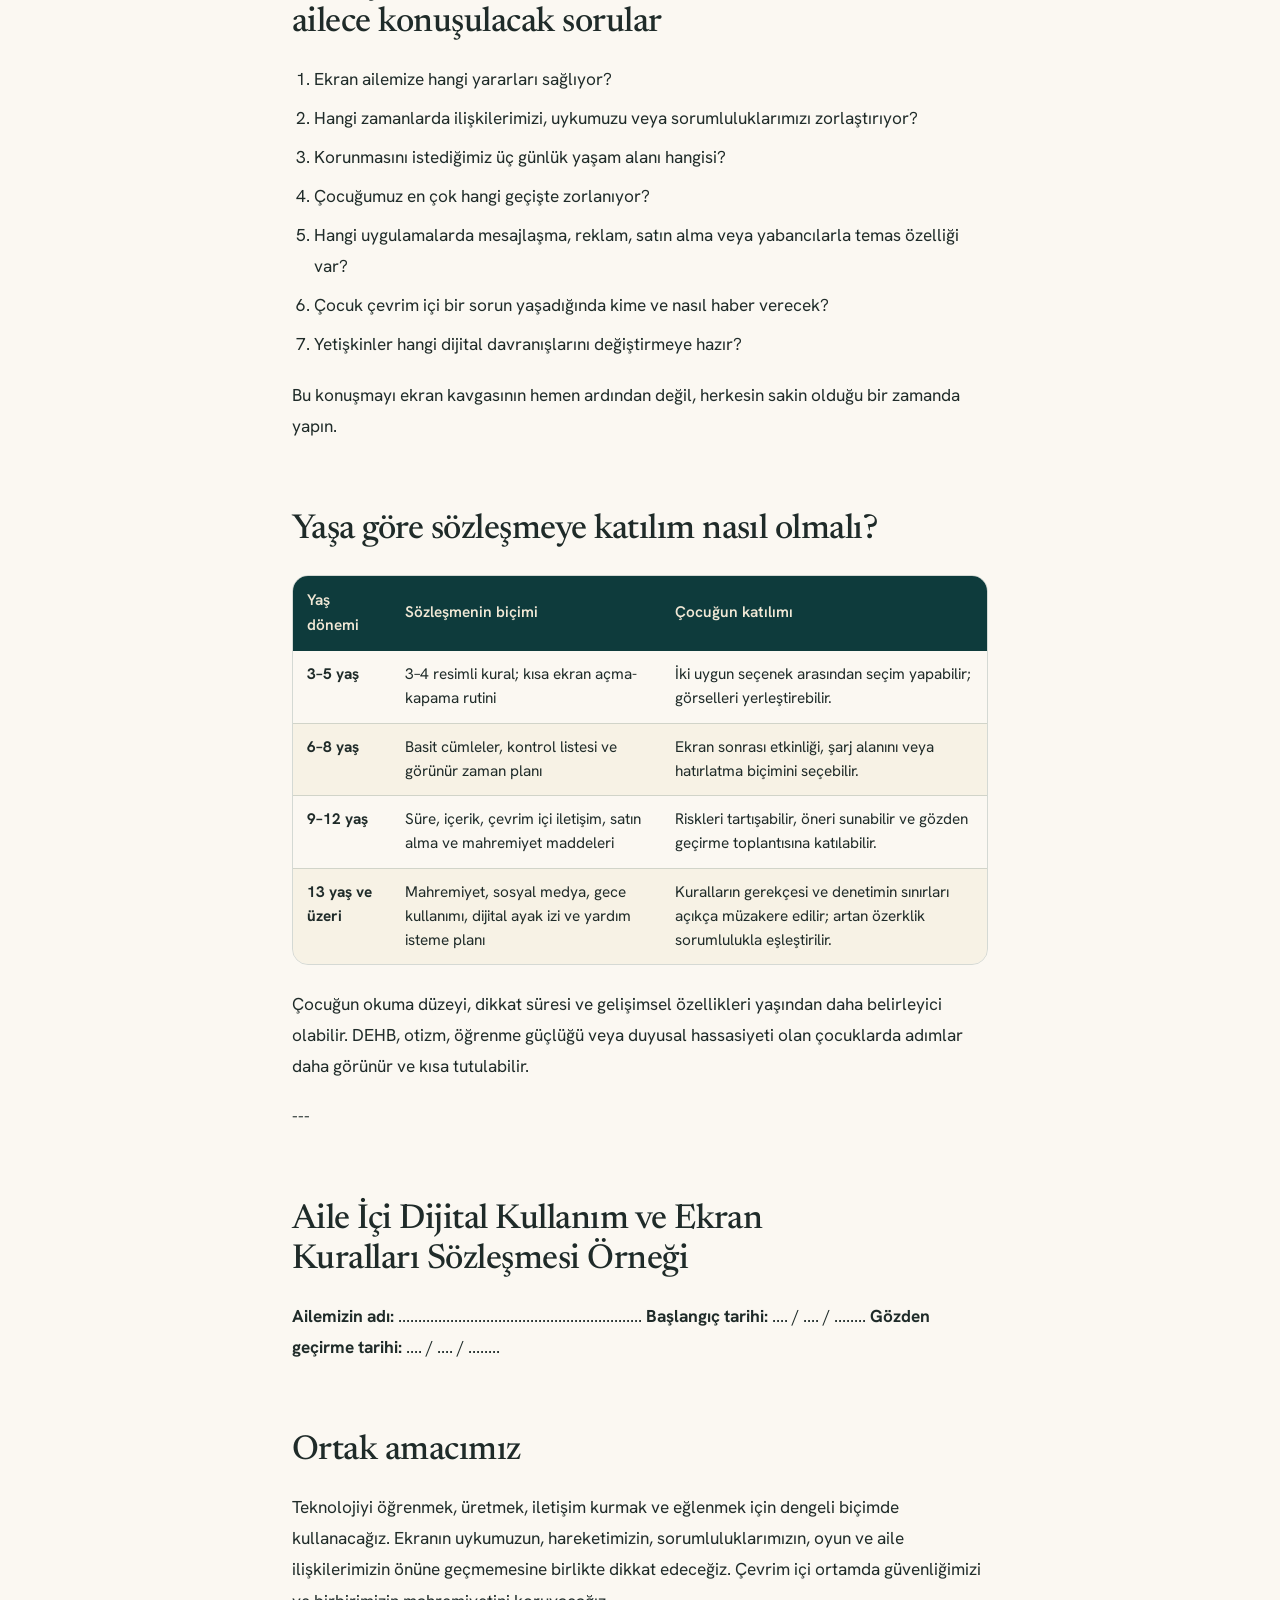
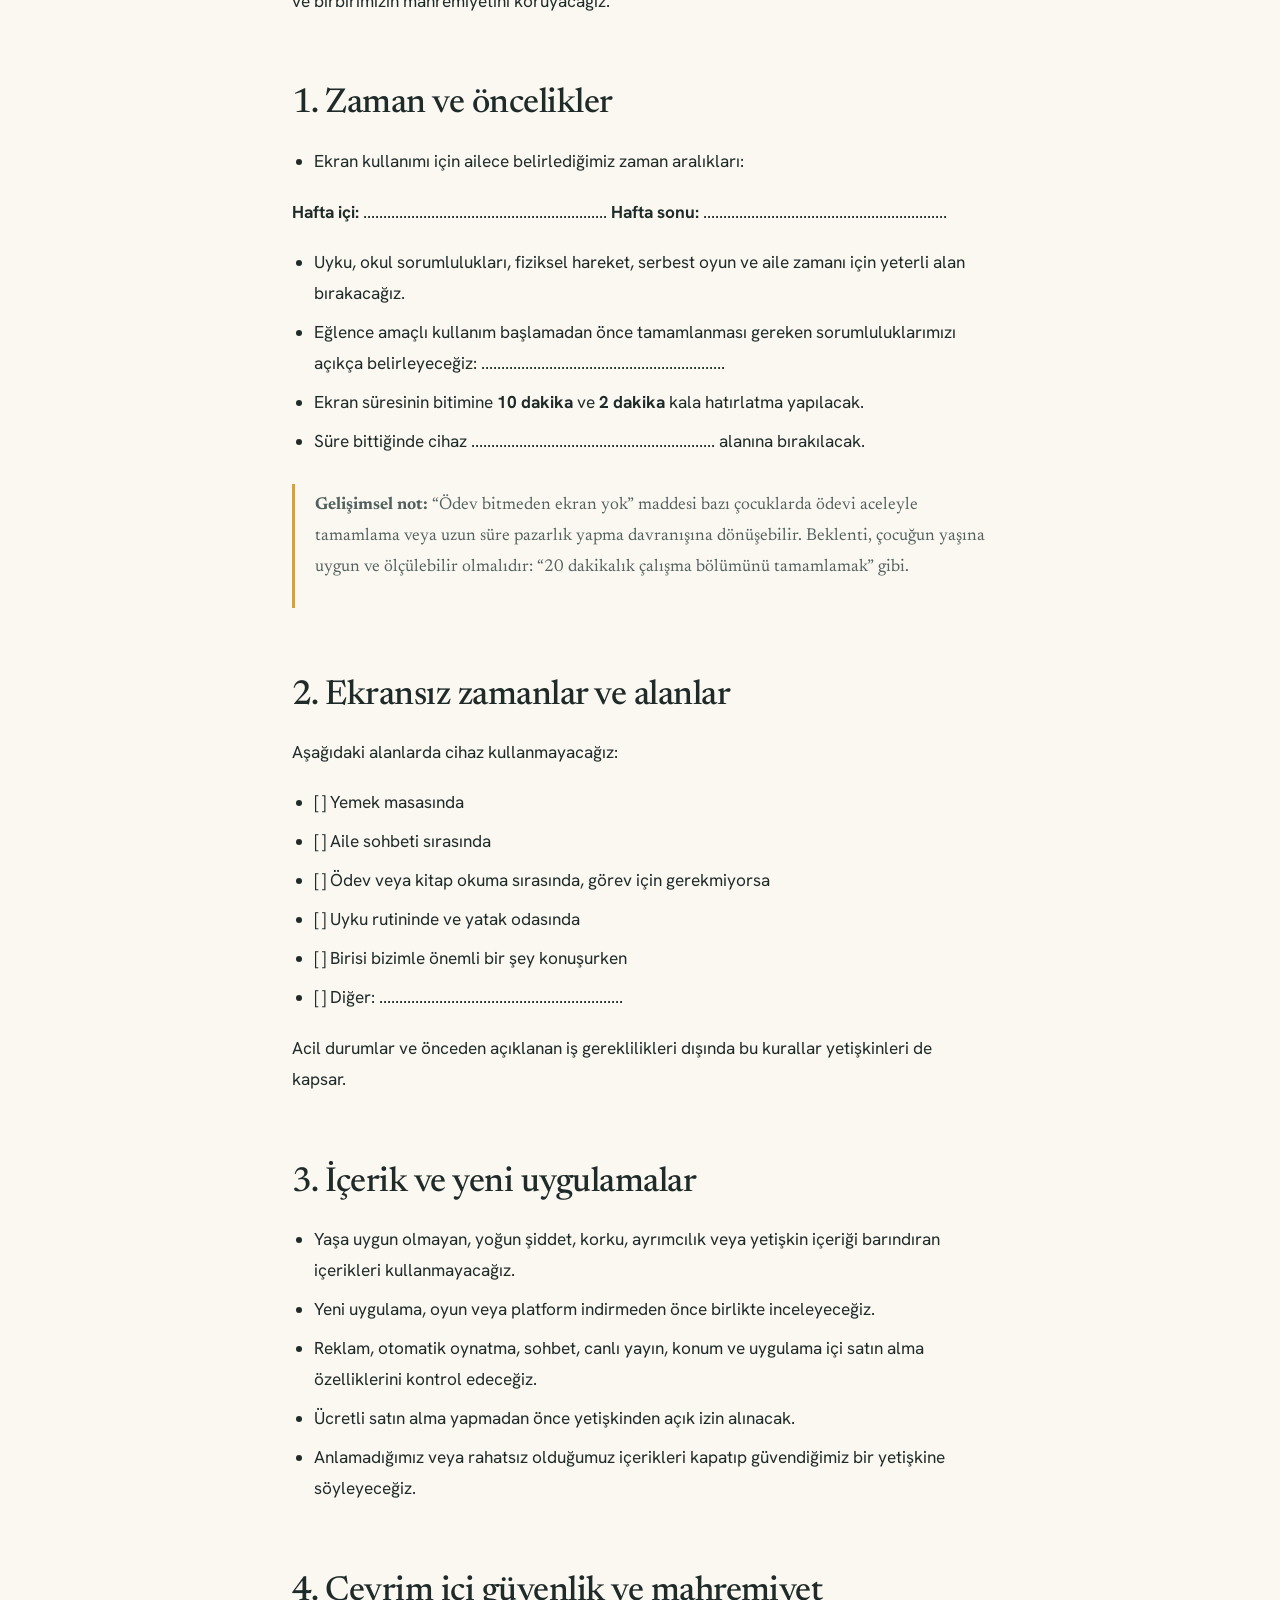
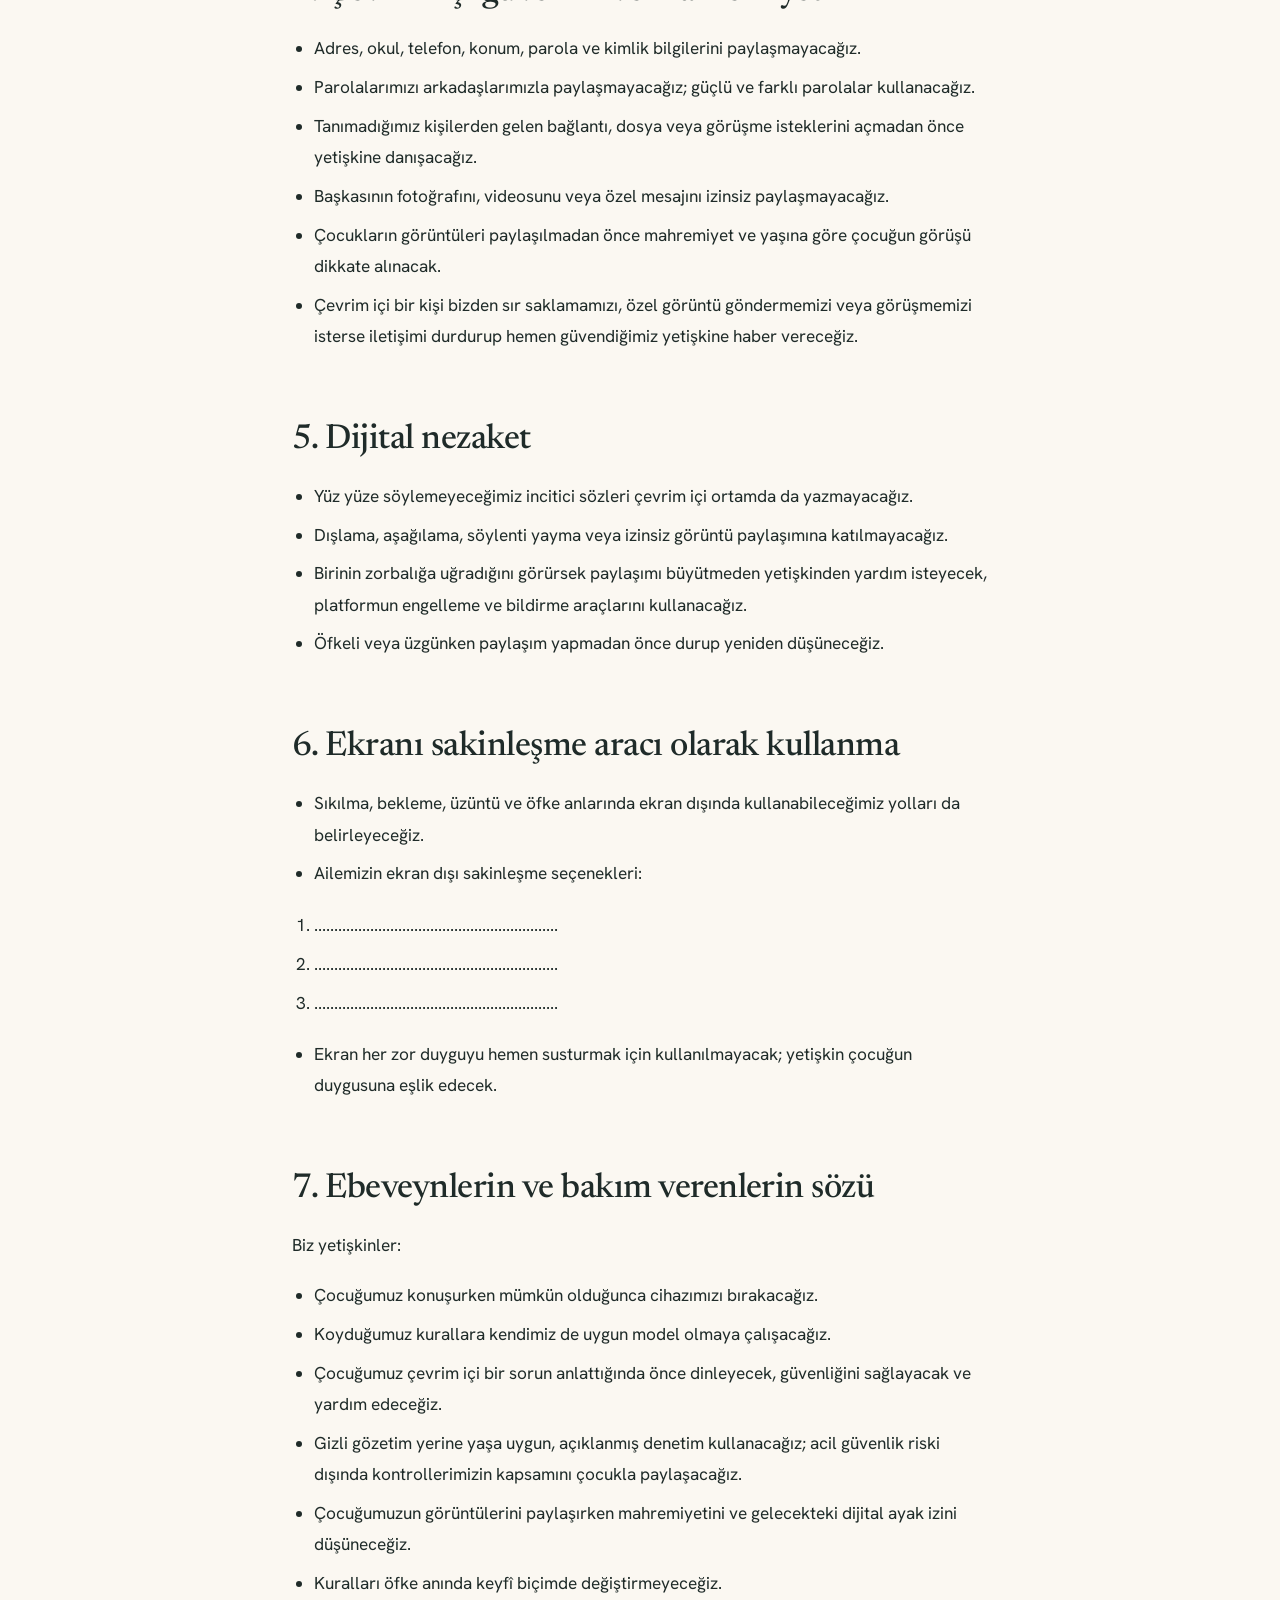
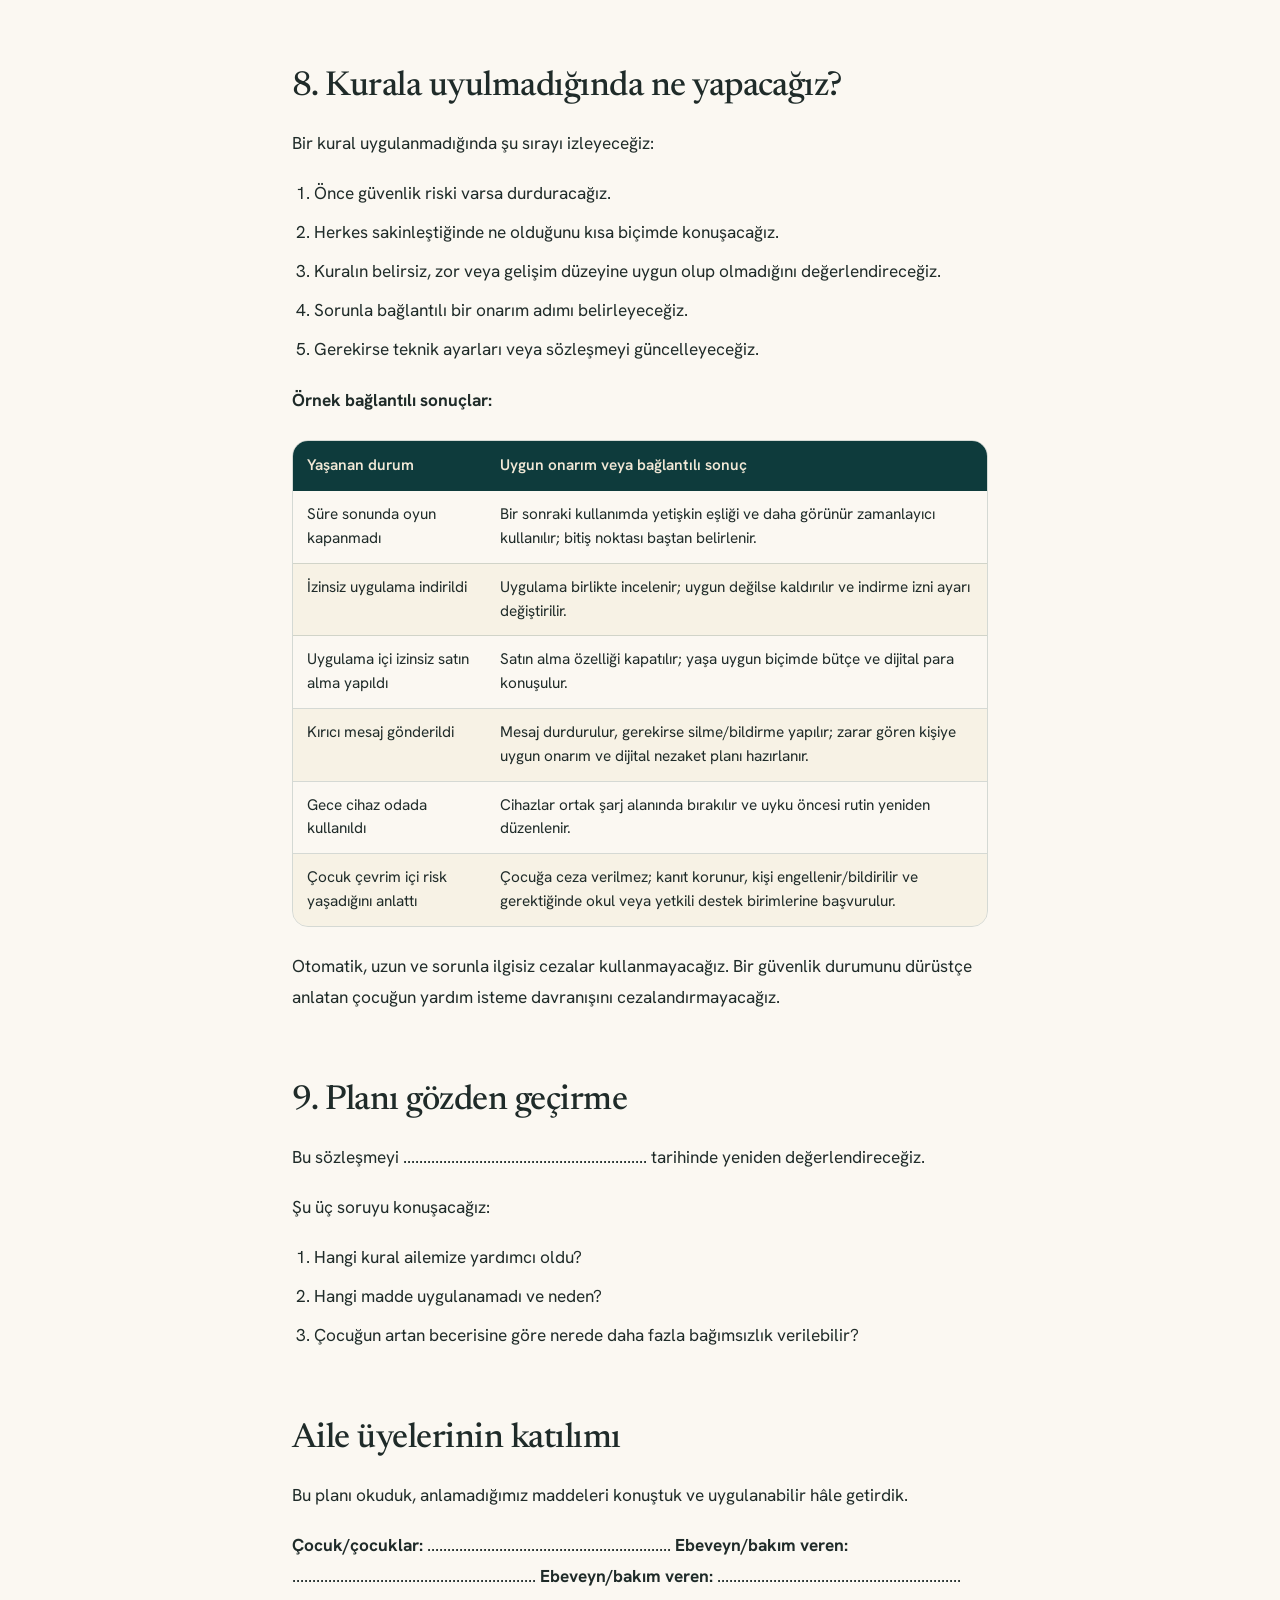
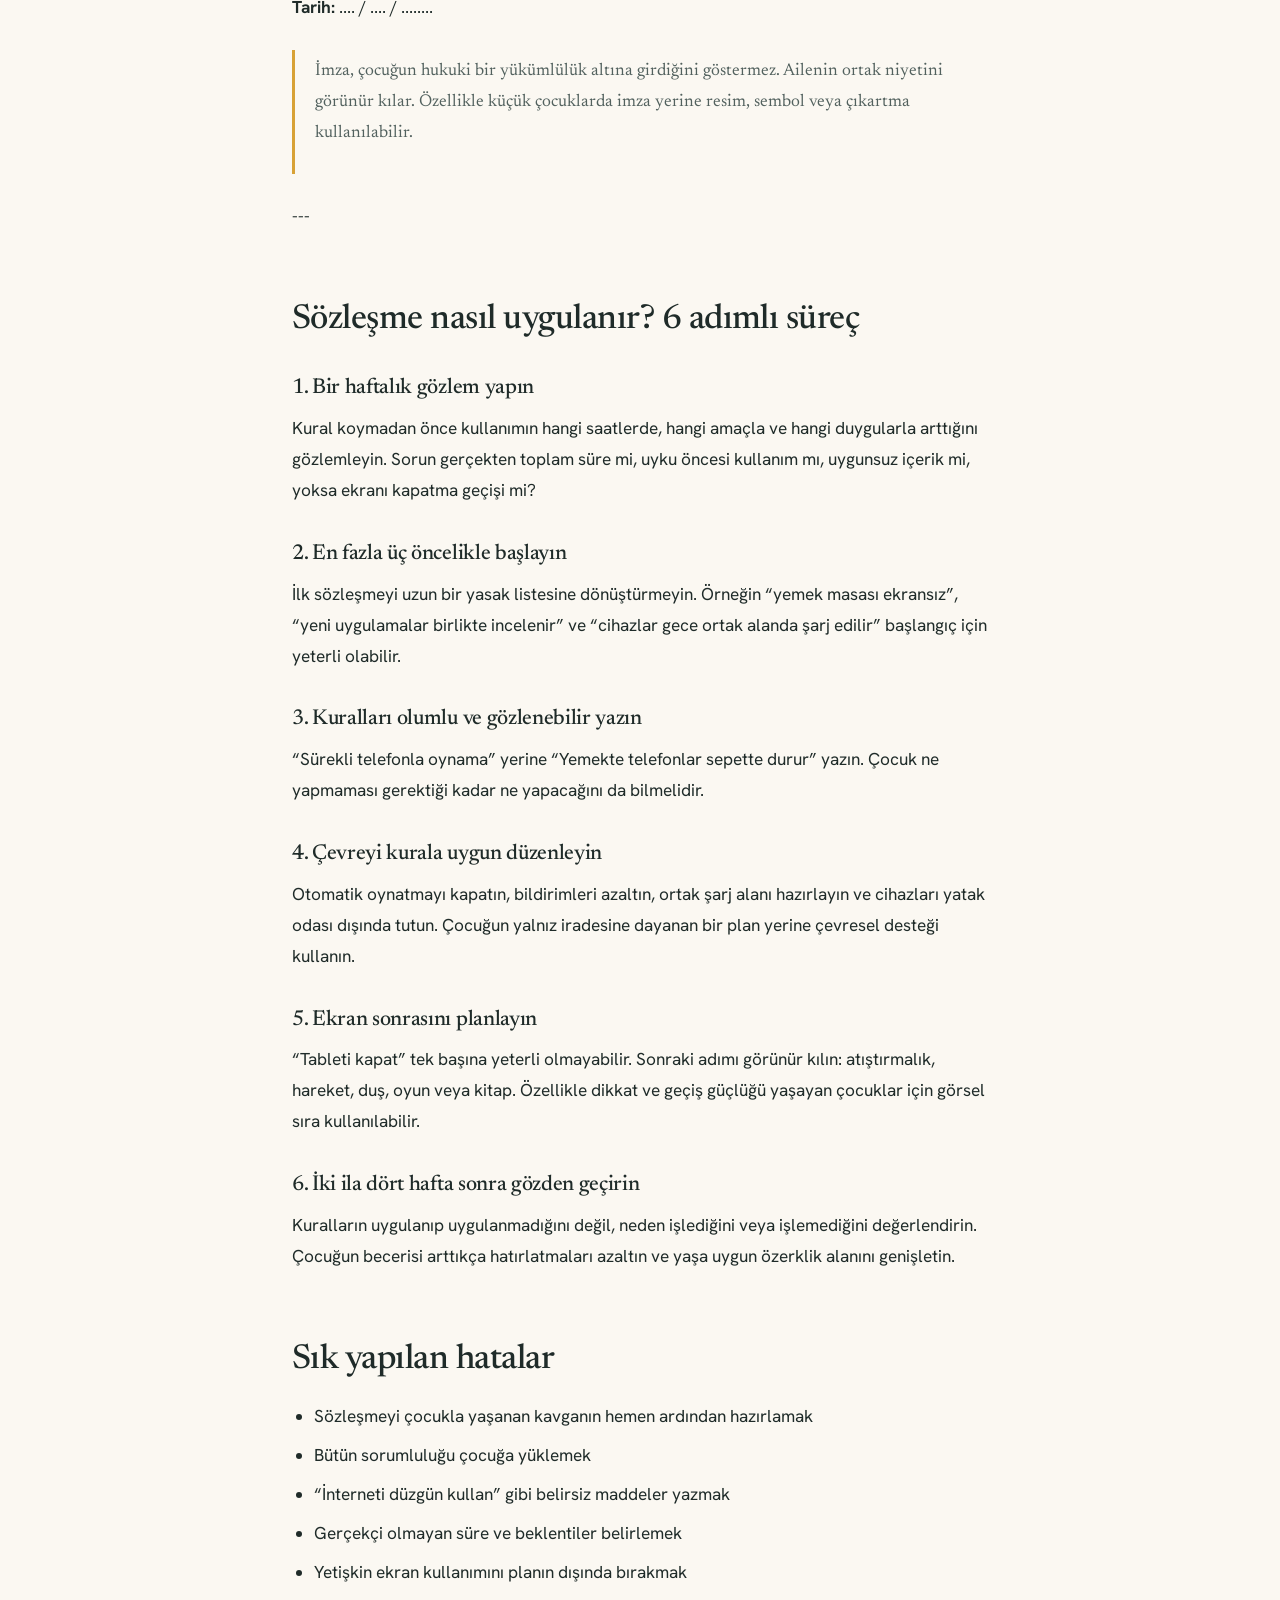
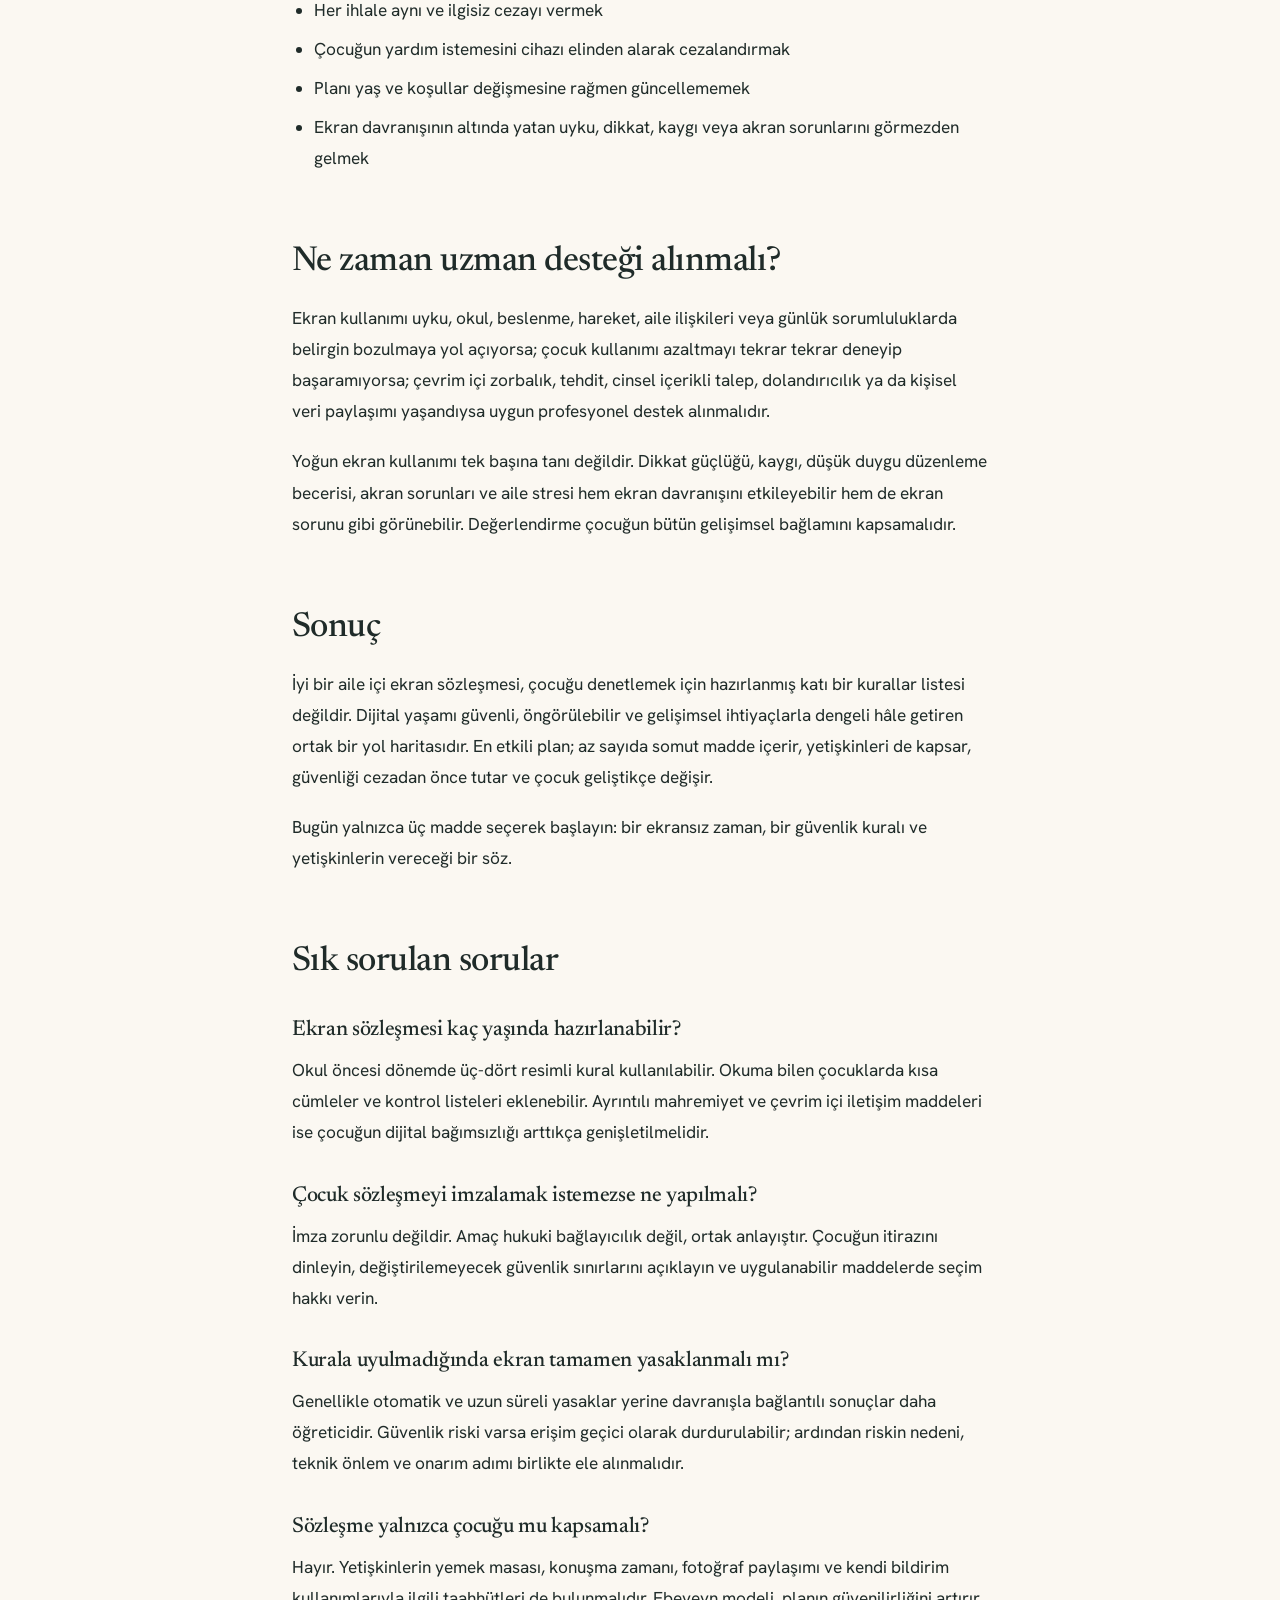
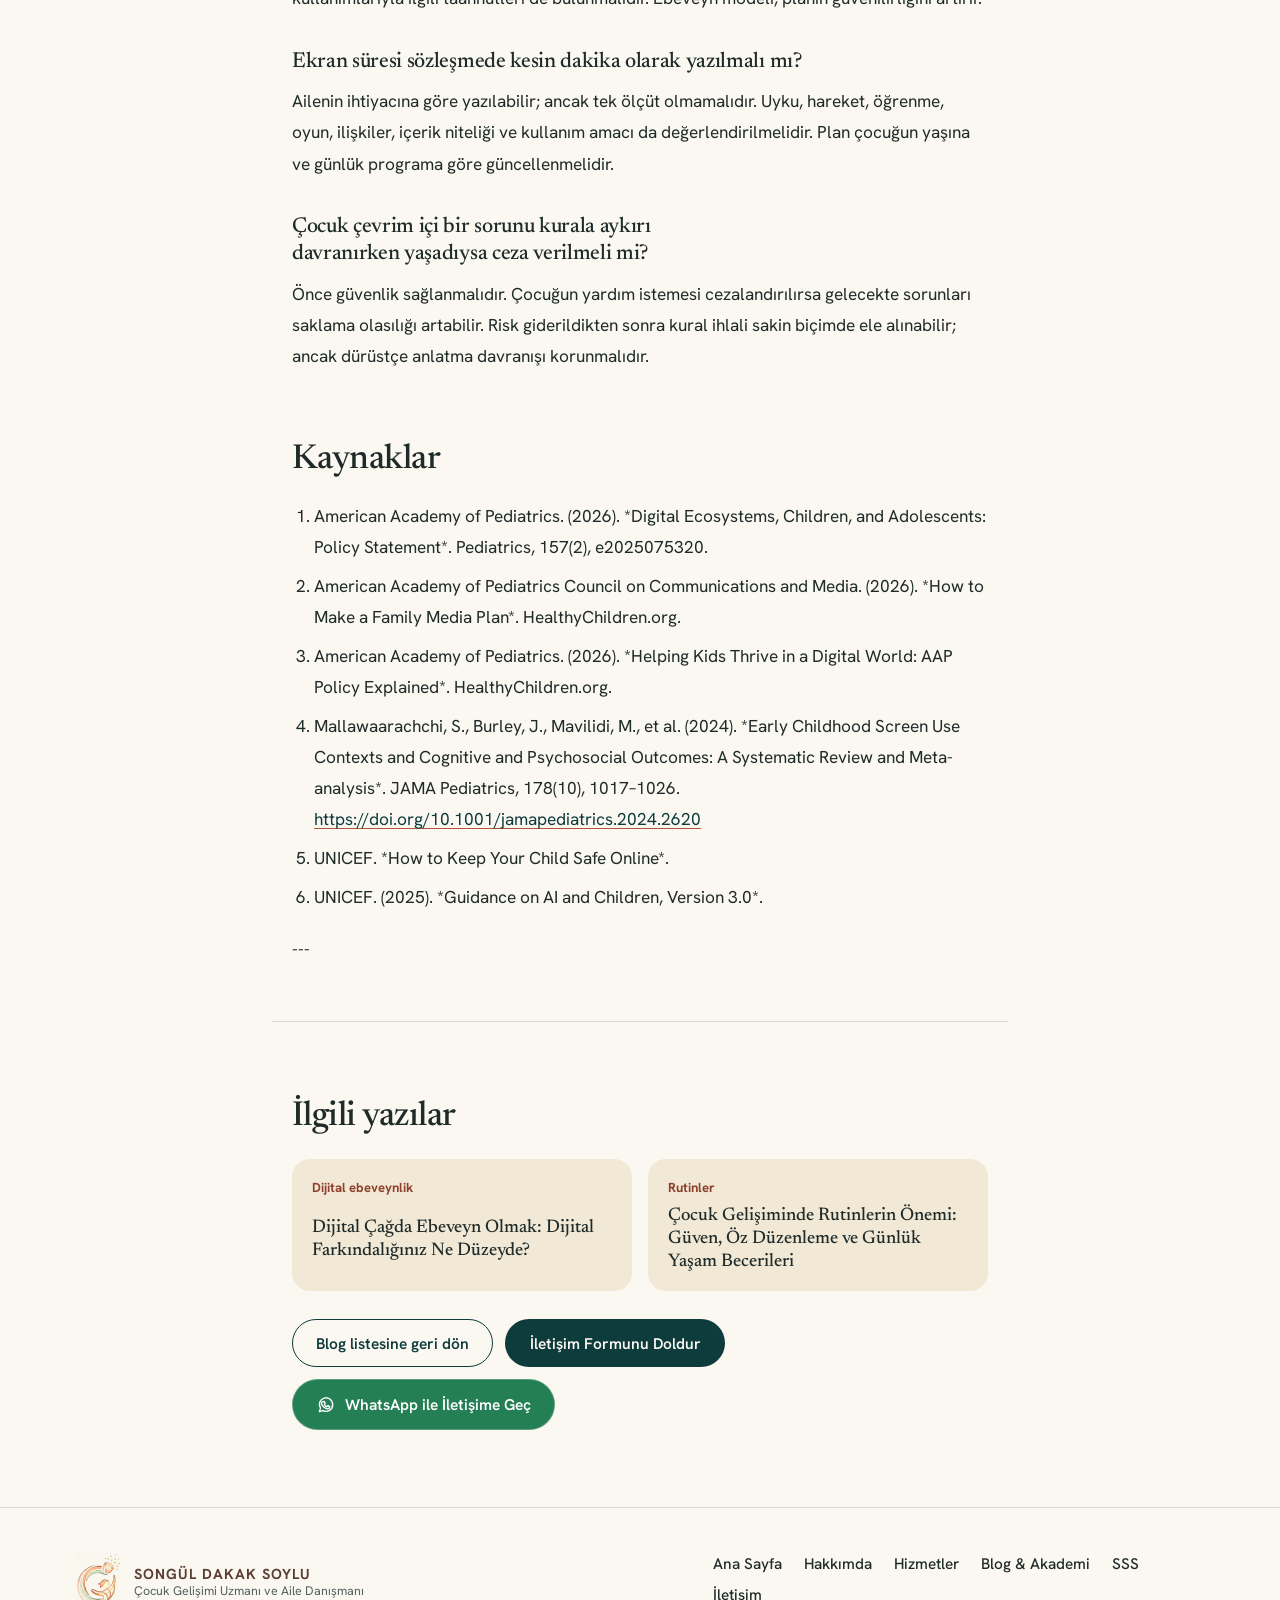
<file: blog/aile-ici-ekran-kurallari-sozlesmesi/index.html>
<!DOCTYPE html>
<html lang="tr">
<head>
  <meta charset="UTF-8">
  <meta name="viewport" content="width=device-width, initial-scale=1.0">
  <title>Aile İçi Ekran Kuralları Sözleşmesi: Ücretsiz Örnek ve Uygulama Rehberi</title>
  <meta name="description" content="Çocuklarla ekran kuralları nasıl belirlenir? Yaşa uyarlanabilir aile dijital kullanım sözleşmesini inceleyin; süre, içerik, güvenlik ve sonuçları birlikte planlayın.">
  <link rel="canonical" href="https://songuldakaksoylu.com/blog/aile-ici-ekran-kurallari-sozlesmesi/">
  <meta property="og:type" content="article">
  <meta property="og:locale" content="tr_TR">
  <meta property="og:title" content="Aile İçi Ekran Kuralları Sözleşmesi: Ücretsiz Örnek ve Uygulama Rehberi">
  <meta property="og:description" content="Çocuklarla ekran kuralları nasıl belirlenir? Yaşa uyarlanabilir aile dijital kullanım sözleşmesini inceleyin; süre, içerik, güvenlik ve sonuçları birlikte planlayın.">
  <meta property="og:url" content="https://songuldakaksoylu.com/blog/aile-ici-ekran-kurallari-sozlesmesi/">
  <meta property="og:image" content="https://songuldakaksoylu.com/assets/images/share/blog-ekran.jpg">
  <meta property="og:image:width" content="1200">
  <meta property="og:image:height" content="630">
  <meta name="twitter:card" content="summary_large_image">
  <meta name="twitter:title" content="Aile İçi Ekran Kuralları Sözleşmesi: Ücretsiz Örnek ve Uygulama Rehberi">
  <meta name="twitter:description" content="Çocuklarla ekran kuralları nasıl belirlenir? Yaşa uyarlanabilir aile dijital kullanım sözleşmesini inceleyin; süre, içerik, güvenlik ve sonuçları birlikte planlayın.">
  <meta name="twitter:image" content="https://songuldakaksoylu.com/assets/images/share/blog-ekran.jpg">
  <link rel="preconnect" href="https://fonts.googleapis.com">
  <link rel="preconnect" href="https://fonts.gstatic.com" crossorigin>
  <link href="https://fonts.googleapis.com/css2?family=Newsreader:ital,opsz,wght@0,6..72,400;0,6..72,500;0,6..72,600;1,6..72,400&family=Hanken+Grotesk:wght@400;500;600;700&display=swap" rel="stylesheet">
  <link rel="stylesheet" href="../../assets/css/site.css?v=6">
  <script type="application/ld+json">
{
  "@context": "https://schema.org",
  "@type": "BlogPosting",
  "headline": "Aile İçi Dijital Kullanım ve Ekran Kuralları Sözleşmesi Nasıl Hazırlanır?",
  "description": "Çocuklarla ekran kuralları nasıl belirlenir? Yaşa uyarlanabilir aile dijital kullanım sözleşmesini inceleyin; süre, içerik, güvenlik ve sonuçları birlikte planlayın.",
  "image": [
    "https://songuldakaksoylu.com/assets/images/share/blog-ekran.jpg"
  ],
  "author": {
    "@type": "Person",
    "name": "Uzm. Songül Dakak Soylu",
    "jobTitle": "Çocuk Gelişimi Uzmanı ve Aile Danışmanı"
  },
  "publisher": {
    "@type": "Organization",
    "name": "Songül Dakak Soylu",
    "logo": {
      "@type": "ImageObject",
      "url": "https://songuldakaksoylu.com/assets/images/web/logo-isaret.jpg"
    }
  },
  "datePublished": "2026-07-23",
  "dateModified": "2026-07-23",
  "mainEntityOfPage": {
    "@type": "WebPage",
    "@id": "https://songuldakaksoylu.com/blog/aile-ici-ekran-kurallari-sozlesmesi/"
  },
  "inLanguage": "tr-TR"
}
</script>
<script type="application/ld+json">
{
  "@context": "https://schema.org",
  "@type": "BreadcrumbList",
  "itemListElement": [
    {
      "@type": "ListItem",
      "position": 1,
      "name": "Ana Sayfa",
      "item": "https://songuldakaksoylu.com/"
    },
    {
      "@type": "ListItem",
      "position": 2,
      "name": "Blog & Akademi",
      "item": "https://songuldakaksoylu.com/blog"
    },
    {
      "@type": "ListItem",
      "position": 3,
      "name": "Aile İçi Dijital Kullanım ve Ekran Kuralları Sözleşmesi Nasıl Hazırlanır?",
      "item": "https://songuldakaksoylu.com/blog/aile-ici-ekran-kurallari-sozlesmesi/"
    }
  ]
}
</script>
<script type="application/ld+json">
{
  "@context": "https://schema.org",
  "@type": "FAQPage",
  "mainEntity": [
    {
      "@type": "Question",
      "name": "Ekran sözleşmesi kaç yaşında hazırlanabilir?",
      "acceptedAnswer": {
        "@type": "Answer",
        "text": "Okul öncesi dönemde üç dört resimli kural kullanılabilir. Okuma bilen çocuklarda kısa cümleler ve kontrol listeleri eklenebilir. Ayrıntılı mahremiyet ve çevrim içi iletişim maddeleri ise çocuğun dijital bağımsızlığı arttıkça genişletilmelidir."
      }
    },
    {
      "@type": "Question",
      "name": "Çocuk sözleşmeyi imzalamak istemezse ne yapılmalı?",
      "acceptedAnswer": {
        "@type": "Answer",
        "text": "İmza zorunlu değildir. Amaç hukuki bağlayıcılık değil, ortak anlayıştır. Çocuğun itirazını dinleyin, değiştirilemeyecek güvenlik sınırlarını açıklayın ve uygulanabilir maddelerde seçim hakkı verin."
      }
    },
    {
      "@type": "Question",
      "name": "Kurala uyulmadığında ekran tamamen yasaklanmalı mı?",
      "acceptedAnswer": {
        "@type": "Answer",
        "text": "Genellikle otomatik ve uzun süreli yasaklar yerine davranışla bağlantılı sonuçlar daha öğreticidir. Güvenlik riski varsa erişim geçici olarak durdurulabilir; ardından riskin nedeni, teknik önlem ve onarım adımı birlikte ele alınmalıdır."
      }
    },
    {
      "@type": "Question",
      "name": "Sözleşme yalnızca çocuğu mu kapsamalı?",
      "acceptedAnswer": {
        "@type": "Answer",
        "text": "Hayır. Yetişkinlerin yemek masası, konuşma zamanı, fotoğraf paylaşımı ve kendi bildirim kullanımlarıyla ilgili taahhütleri de bulunmalıdır. Ebeveyn modeli, planın güvenilirliğini artırır."
      }
    },
    {
      "@type": "Question",
      "name": "Ekran süresi sözleşmede kesin dakika olarak yazılmalı mı?",
      "acceptedAnswer": {
        "@type": "Answer",
        "text": "Ailenin ihtiyacına göre yazılabilir; ancak tek ölçüt olmamalıdır. Uyku, hareket, öğrenme, oyun, ilişkiler, içerik niteliği ve kullanım amacı da değerlendirilmelidir. Plan çocuğun yaşına ve günlük programa göre güncellenmelidir."
      }
    },
    {
      "@type": "Question",
      "name": "Çocuk çevrim içi bir sorunu kurala aykırı davranırken yaşadıysa ceza verilmeli mi?",
      "acceptedAnswer": {
        "@type": "Answer",
        "text": "Önce güvenlik sağlanmalıdır. Çocuğun yardım istemesi cezalandırılırsa gelecekte sorunları saklama olasılığı artabilir. Risk giderildikten sonra kural ihlali sakin biçimde ele alınabilir; ancak dürüstçe anlatma davranışı korunmalıdır."
      }
    }
  ]
}
</script>
</head>
<body>
  <a class="skip-link" href="#main">Ana içeriğe geç</a>
  <header class="site-header" data-header>
    <div class="wrap bar">
      <a class="brand" href="/" aria-label="Songül Dakak Soylu, ana sayfa">
        <img class="brand-mark" src="../../assets/images/web/logo-isaret.jpg" alt="Songül Dakak Soylu logosu" width="240" height="240">
        <span class="brand-text"><strong>SONGÜL DAKAK SOYLU</strong><span>Çocuk Gelişimi Uzmanı ve Aile Danışmanı</span></span>
      </a>
      <nav class="nav" id="nav" data-nav aria-label="Ana menü">
        <a href="/">Ana Sayfa</a>
        <a href="/hakkimda">Hakkımda</a>
        <a href="/hizmetler">Hizmetler</a>
        <a href="/blog" aria-current="page">Blog &amp; Akademi</a>
        <a href="/sss">SSS</a>
        <a class="btn btn-primary nav-cta" href="/iletisim">Randevu planla</a>
      </nav>
      <a class="btn btn-primary btn-sm head-cta" href="/iletisim">Randevu planla</a>
      <button class="menu-btn" type="button" data-menu-toggle aria-expanded="false" aria-controls="nav" aria-label="Menüyü aç">
        <svg width="22" height="22" viewBox="0 0 22 22" fill="none" stroke="currentColor" stroke-width="1.8" stroke-linecap="round" aria-hidden="true"><path d="M3 6h16M3 11h16M3 16h16"/></svg>
      </button>
    </div>
  </header>

  <main class="page-main blog-article-page" id="main" tabindex="-1">
    <article class="blog-detail-card blog-article">
      <div class="article-content article-header-content">
        <nav class="article-breadcrumbs" aria-label="Blog yolu"><a href="/">Ana Sayfa</a><span aria-hidden="true">/</span><a href="/blog">Blog & Akademi</a></nav>
        <p class="eyebrow">Ekran kuralları</p>
        <h1 class="article-title">Aile İçi Dijital Kullanım ve Ekran Kuralları Sözleşmesi Nasıl Hazırlanır?</h1>
        <p class="article-meta"><span>Uzm. Songül Dakak Soylu — Çocuk Gelişimi Uzmanı ve Aile Danışmanı</span><time datetime="2026-07-23">23 Temmuz 2026</time></p>
      </div>
      <div class="article-image-container"><img src="../../assets/images/web/blog-ekran.jpg" alt="Aile içi dijital kullanım ve ekran kuralları sözleşmesini anlatan görsel" loading="eager"></div>
      <section class="article-content">
        <p class="short-answer"><strong>Kısa yanıt:</strong> Aile içi dijital kullanım sözleşmesi; çocuk ve yetişkinlerin ekranı <strong>ne zaman, nerede, hangi amaçla ve hangi güvenlik kurallarıyla</strong> kullanacağını birlikte belirleyen yazılı bir aile medya planıdır. Etkili bir sözleşme yalnız çocuğa yasak koymaz; yetişkinlerin sorumluluklarını da içerir, çocuğun gelişim düzeyine göre hazırlanır ve belirli aralıklarla güncellenir. Amacı cezalandırmak değil; uyku, oyun, hareket, öğrenme, mahremiyet ve aile iletişimini koruyan öngörülebilir sınırlar oluşturmaktır.</p>
        <nav class="toc" aria-label="İçindekiler"><details><summary>İçindekiler <span>(24 bölüm)</span></summary><ol><li><a href="#aile-ici-ekran-sozlesmesi-nedir">Aile içi ekran sözleşmesi nedir?</a></li><li><a href="#ekran-kurallari-neden-yazili-olmali">Ekran kuralları neden yazılı olmalı?</a></li><li><a href="#iyi-bir-ekran-sozlesmesinin-7-temel-ilkesi">İyi bir ekran sözleşmesinin 7 temel ilkesi</a></li><li><a href="#sozlesme-hazirlanmadan-once-ailece-konusulacak-sorular">Sözleşme hazırlanmadan önce ailece konuşulacak sorular</a></li><li><a href="#yasa-gore-sozlesmeye-katilim-nasil-olmali">Yaşa göre sözleşmeye katılım nasıl olmalı?</a></li><li><a href="#aile-ici-dijital-kullanim-ve-ekran-kurallari-sozlesmesi-ornegi">Aile İçi Dijital Kullanım ve Ekran Kuralları Sözleşmesi Örneği</a></li><li><a href="#ortak-amacimiz">Ortak amacımız</a></li><li><a href="#1-zaman-ve-oncelikler">1. Zaman ve öncelikler</a></li><li><a href="#2-ekransiz-zamanlar-ve-alanlar">2. Ekransız zamanlar ve alanlar</a></li><li><a href="#3-icerik-ve-yeni-uygulamalar">3. İçerik ve yeni uygulamalar</a></li><li><a href="#4-cevrim-ici-guvenlik-ve-mahremiyet">4. Çevrim içi güvenlik ve mahremiyet</a></li><li><a href="#5-dijital-nezaket">5. Dijital nezaket</a></li><li><a href="#6-ekrani-sakinlesme-araci-olarak-kullanma">6. Ekranı sakinleşme aracı olarak kullanma</a></li><li><a href="#7-ebeveynlerin-ve-bakim-verenlerin-sozu">7. Ebeveynlerin ve bakım verenlerin sözü</a></li><li><a href="#8-kurala-uyulmadiginda-ne-yapacagiz">8. Kurala uyulmadığında ne yapacağız?</a></li><li><a href="#9-plani-gozden-gecirme">9. Planı gözden geçirme</a></li><li><a href="#aile-uyelerinin-katilimi">Aile üyelerinin katılımı</a></li><li><a href="#sozlesme-nasil-uygulanir-6-adimli-surec">Sözleşme nasıl uygulanır? 6 adımlı süreç</a></li><li><a href="#sik-yapilan-hatalar">Sık yapılan hatalar</a></li><li><a href="#ne-zaman-uzman-destegi-alinmali">Ne zaman uzman desteği alınmalı?</a></li><li><a href="#sonuc">Sonuç</a></li><li><a href="#sik-sorulan-sorular">Sık sorulan sorular</a></li><li><a href="#kaynaklar">Kaynaklar</a></li><li><a href="#related-posts-title">İlgili yazılar</a></li></ol></details></nav>
<blockquote><p><strong>Önemli not:</strong> Bu metin hukuki bir sözleşme veya bilimsel değerlendirme aracı değildir. Ailenin dijital alışkanlıklarını birlikte düzenlemesine yardımcı olan gelişimsel bir rehber ve örnek plandır.</p></blockquote>
<h2 class="article-section-title" id="aile-ici-ekran-sozlesmesi-nedir">Aile içi ekran sözleşmesi nedir?</h2>
<p>Aile içi ekran sözleşmesi; telefon, tablet, televizyon, bilgisayar, oyun konsolu ve çevrim içi platformların kullanımına ilişkin ortak beklentileri görünür hâle getirir. “Telefonu çok kullanma” gibi belirsiz uyarılar yerine şu sorulara somut yanıt verir:</p>
<ul><li>Ekran hangi zamanlarda kullanılabilir?</li><li>Hangi alanlar ekransızdır?</li><li>Hangi içerikler ve iletişim biçimleri uygundur?</li><li>Yeni uygulama, oyun veya satın alma için nasıl izin alınır?</li><li>Kişisel bilgiler ve fotoğraflar nasıl korunur?</li><li>Kullanımı sonlandırmak için hangi geçiş rutini uygulanır?</li><li>Kurala uyulmadığında nasıl onarım yapılır?</li><li>Ebeveynler hangi davranışlarla model olur?</li></ul>
<p>Sözleşme, çocuk üzerinde tek taraflı denetim kurmak için kullanıldığında işlevini kaybedebilir. Çocuğun görüşünün alınması, bütün kararların çocuk tarafından verilmesi anlamına gelmez. Yaşa uygun katılım; çocuğun kuralların gerekçesini anlamasını ve uygulanabilir çözümler üretmesini sağlar.</p>
<h2 class="article-section-title" id="ekran-kurallari-neden-yazili-olmali">Ekran kuralları neden yazılı olmalı?</h2>
<p>Yazılı bir plan, kuralların yalnız çatışma anında hatırlatılmasını önler. Çocuk ne beklendiğini, yetişkinler ise nasıl tutarlı davranacağını daha kolay görebilir. Amerikan Pediatri Akademisi, ailelerin kendi rutin ve değerlerine uygun bir aile medya planı hazırlamasını; planın çocuklarla konuşulmasını ve gelişimle birlikte yenilenmesini önermektedir.</p>
<p>Yazılı planın olası yararları şunlardır:</p>
<ul><li>Belirsiz ve kişiden kişiye değişen kuralları azaltmak</li><li>Ekranı sonlandırma geçişini öngörülebilir kılmak</li><li>Uyku, hareket, oyun, ders ve aile iletişimini korumak</li><li>Dijital güvenlik konuşmalarını yalnız kriz anlarına bırakmamak</li><li>Çocuğun giderek artan öz denetimini desteklemek</li><li>Ebeveynlerin kendi ekran alışkanlıklarını da fark etmesini sağlamak</li></ul>
<p>Ancak yalnızca kâğıda imza atmak davranış değişikliği oluşturmaz. Planın kısa, gerçekçi, görünür ve yetişkinler tarafından tutarlı biçimde uygulanması gerekir.</p>
<h2 class="article-section-title" id="iyi-bir-ekran-sozlesmesinin-7-temel-ilkesi">İyi bir ekran sözleşmesinin 7 temel ilkesi</h2>
<h3 id="1-ailenin-tamamini-kapsar">1. Ailenin tamamını kapsar</h3>
<p>“Çocuk yemek masasında telefon kullanamaz ama yetişkin kullanabilir” biçimindeki kurallar güvenilirliğini kaybeder. İş, sağlık veya acil durum istisnaları açıklanabilir; fakat temel ilkeler mümkün olduğunca herkes için geçerli olmalıdır.</p>
<h3 id="2-yalniz-sureyi-degil-kullanimin-niteligini-duzenler">2. Yalnız süreyi değil, kullanımın niteliğini düzenler</h3>
<p>Eğitim, iletişim, üretim, oyun ve pasif izleme aynı dijital deneyimler değildir. İçeriğin yaşa uygunluğu, reklam ve sohbet özellikleri, çocuğun yalnız mı yetişkinle mi kullandığı ve ekranın hangi etkinliğin yerini aldığı ayrıca değerlendirilmelidir.</p>
<h3 id="3-kisa-ve-somuttur">3. Kısa ve somuttur</h3>
<p>“İnterneti doğru kullanacağım” yerine “Adımı, okulumu, adresimi, konumumu ve parolamı paylaşmayacağım” gibi gözlenebilir ifadeler kullanılır. Küçük çocuklarda az sayıda madde ve görsel simgeler tercih edilir.</p>
<h3 id="4-gerekceyi-aciklar">4. Gerekçeyi açıklar</h3>
<p>“Çünkü ben öyle dedim” yerine “Uykuya hazırlanabilmek için cihazlar yatmadan önce ortak şarj alanına bırakılır” denir. Gerekçeyi bilmek, çocuğun kuralı farklı durumlara aktarmasını kolaylaştırabilir.</p>
<h3 id="5-guvenligi-cezadan-once-tutar">5. Güvenliği cezadan önce tutar</h3>
<p>Çocuk rahatsız edici içerik, tehdit, zorbalık veya yabancı bir temas yaşadığında cihazını kaybetme korkusuyla bunu saklamamalıdır. Sözleşmede “Bana anlatırsan önce seni dinleyecek ve güvenliğini sağlayacağım” taahhüdü bulunmalıdır.</p>
<h3 id="6-ceza-yerine-baglantili-sonuc-ve-onarim-kullanir">6. Ceza yerine bağlantılı sonuç ve onarım kullanır</h3>
<p>Her ihlalde ertesi günün süresinden otomatik dakika düşmek, davranışın nedenini öğretmeyebilir. Sonuç, sorunla bağlantılı olmalıdır. Örneğin izinsiz uygulama indirildiyse uygulama birlikte incelenir, güvenli değilse kaldırılır ve indirme izni ayarları değiştirilir.</p>
<h3 id="7-degistirilebilir">7. Değiştirilebilir</h3>
<p>Yeni okul dönemi, tatil, yeni cihaz, yaş değişimi veya ortaya çıkan bir güçlük planı güncellemeyi gerektirebilir. Etkili sözleşme değişmez bir ceza listesi değil, yaşayan bir aile planıdır.</p>
<h2 class="article-section-title" id="sozlesme-hazirlanmadan-once-ailece-konusulacak-sorular">Sözleşme hazırlanmadan önce ailece konuşulacak sorular</h2>
<ol><li>Ekran ailemize hangi yararları sağlıyor?</li><li>Hangi zamanlarda ilişkilerimizi, uykumuzu veya sorumluluklarımızı zorlaştırıyor?</li><li>Korunmasını istediğimiz üç günlük yaşam alanı hangisi?</li><li>Çocuğumuz en çok hangi geçişte zorlanıyor?</li><li>Hangi uygulamalarda mesajlaşma, reklam, satın alma veya yabancılarla temas özelliği var?</li><li>Çocuk çevrim içi bir sorun yaşadığında kime ve nasıl haber verecek?</li><li>Yetişkinler hangi dijital davranışlarını değiştirmeye hazır?</li></ol>
<p>Bu konuşmayı ekran kavgasının hemen ardından değil, herkesin sakin olduğu bir zamanda yapın.</p>
<h2 class="article-section-title" id="yasa-gore-sozlesmeye-katilim-nasil-olmali">Yaşa göre sözleşmeye katılım nasıl olmalı?</h2>
<div class="table-wrap"><table><thead><tr><th>Yaş dönemi</th><th>Sözleşmenin biçimi</th><th>Çocuğun katılımı</th></tr></thead><tbody><tr><td><strong>3–5 yaş</strong></td><td>3–4 resimli kural; kısa ekran açma-kapama rutini</td><td>İki uygun seçenek arasından seçim yapabilir; görselleri yerleştirebilir.</td></tr><tr><td><strong>6–8 yaş</strong></td><td>Basit cümleler, kontrol listesi ve görünür zaman planı</td><td>Ekran sonrası etkinliği, şarj alanını veya hatırlatma biçimini seçebilir.</td></tr><tr><td><strong>9–12 yaş</strong></td><td>Süre, içerik, çevrim içi iletişim, satın alma ve mahremiyet maddeleri</td><td>Riskleri tartışabilir, öneri sunabilir ve gözden geçirme toplantısına katılabilir.</td></tr><tr><td><strong>13 yaş ve üzeri</strong></td><td>Mahremiyet, sosyal medya, gece kullanımı, dijital ayak izi ve yardım isteme planı</td><td>Kuralların gerekçesi ve denetimin sınırları açıkça müzakere edilir; artan özerklik sorumlulukla eşleştirilir.</td></tr></tbody></table></div>
<p>Çocuğun okuma düzeyi, dikkat süresi ve gelişimsel özellikleri yaşından daha belirleyici olabilir. DEHB, otizm, öğrenme güçlüğü veya duyusal hassasiyeti olan çocuklarda adımlar daha görünür ve kısa tutulabilir.</p>
<p>---</p>
<h2 class="article-section-title" id="aile-ici-dijital-kullanim-ve-ekran-kurallari-sozlesmesi-ornegi">Aile İçi Dijital Kullanım ve Ekran Kuralları Sözleşmesi Örneği</h2>
<p><strong>Ailemizin adı:</strong> ............................................................. <strong>Başlangıç tarihi:</strong> .... / .... / ........ <strong>Gözden geçirme tarihi:</strong> .... / .... / ........</p>
<h2 class="article-section-title" id="ortak-amacimiz">Ortak amacımız</h2>
<p>Teknolojiyi öğrenmek, üretmek, iletişim kurmak ve eğlenmek için dengeli biçimde kullanacağız. Ekranın uykumuzun, hareketimizin, sorumluluklarımızın, oyun ve aile ilişkilerimizin önüne geçmemesine birlikte dikkat edeceğiz. Çevrim içi ortamda güvenliğimizi ve birbirimizin mahremiyetini koruyacağız.</p>
<h2 class="article-section-title" id="1-zaman-ve-oncelikler">1. Zaman ve öncelikler</h2>
<ul><li>Ekran kullanımı için ailece belirlediğimiz zaman aralıkları:</li></ul>
<p><strong>Hafta içi:</strong> ............................................................. <strong>Hafta sonu:</strong> .............................................................</p>
<ul><li>Uyku, okul sorumlulukları, fiziksel hareket, serbest oyun ve aile zamanı için yeterli alan bırakacağız.</li><li>Eğlence amaçlı kullanım başlamadan önce tamamlanması gereken sorumluluklarımızı açıkça belirleyeceğiz: .............................................................</li><li>Ekran süresinin bitimine <strong>10 dakika</strong> ve <strong>2 dakika</strong> kala hatırlatma yapılacak.</li><li>Süre bittiğinde cihaz ............................................................. alanına bırakılacak.</li></ul>
<blockquote><p><strong>Gelişimsel not:</strong> “Ödev bitmeden ekran yok” maddesi bazı çocuklarda ödevi aceleyle tamamlama veya uzun süre pazarlık yapma davranışına dönüşebilir. Beklenti, çocuğun yaşına uygun ve ölçülebilir olmalıdır: “20 dakikalık çalışma bölümünü tamamlamak” gibi.</p></blockquote>
<h2 class="article-section-title" id="2-ekransiz-zamanlar-ve-alanlar">2. Ekransız zamanlar ve alanlar</h2>
<p>Aşağıdaki alanlarda cihaz kullanmayacağız:</p>
<ul><li>[ ] Yemek masasında</li><li>[ ] Aile sohbeti sırasında</li><li>[ ] Ödev veya kitap okuma sırasında, görev için gerekmiyorsa</li><li>[ ] Uyku rutininde ve yatak odasında</li><li>[ ] Birisi bizimle önemli bir şey konuşurken</li><li>[ ] Diğer: .............................................................</li></ul>
<p>Acil durumlar ve önceden açıklanan iş gereklilikleri dışında bu kurallar yetişkinleri de kapsar.</p>
<h2 class="article-section-title" id="3-icerik-ve-yeni-uygulamalar">3. İçerik ve yeni uygulamalar</h2>
<ul><li>Yaşa uygun olmayan, yoğun şiddet, korku, ayrımcılık veya yetişkin içeriği barındıran içerikleri kullanmayacağız.</li><li>Yeni uygulama, oyun veya platform indirmeden önce birlikte inceleyeceğiz.</li><li>Reklam, otomatik oynatma, sohbet, canlı yayın, konum ve uygulama içi satın alma özelliklerini kontrol edeceğiz.</li><li>Ücretli satın alma yapmadan önce yetişkinden açık izin alınacak.</li><li>Anlamadığımız veya rahatsız olduğumuz içerikleri kapatıp güvendiğimiz bir yetişkine söyleyeceğiz.</li></ul>
<h2 class="article-section-title" id="4-cevrim-ici-guvenlik-ve-mahremiyet">4. Çevrim içi güvenlik ve mahremiyet</h2>
<ul><li>Adres, okul, telefon, konum, parola ve kimlik bilgilerini paylaşmayacağız.</li><li>Parolalarımızı arkadaşlarımızla paylaşmayacağız; güçlü ve farklı parolalar kullanacağız.</li><li>Tanımadığımız kişilerden gelen bağlantı, dosya veya görüşme isteklerini açmadan önce yetişkine danışacağız.</li><li>Başkasının fotoğrafını, videosunu veya özel mesajını izinsiz paylaşmayacağız.</li><li>Çocukların görüntüleri paylaşılmadan önce mahremiyet ve yaşına göre çocuğun görüşü dikkate alınacak.</li><li>Çevrim içi bir kişi bizden sır saklamamızı, özel görüntü göndermemizi veya görüşmemizi isterse iletişimi durdurup hemen güvendiğimiz yetişkine haber vereceğiz.</li></ul>
<h2 class="article-section-title" id="5-dijital-nezaket">5. Dijital nezaket</h2>
<ul><li>Yüz yüze söylemeyeceğimiz incitici sözleri çevrim içi ortamda da yazmayacağız.</li><li>Dışlama, aşağılama, söylenti yayma veya izinsiz görüntü paylaşımına katılmayacağız.</li><li>Birinin zorbalığa uğradığını görürsek paylaşımı büyütmeden yetişkinden yardım isteyecek, platformun engelleme ve bildirme araçlarını kullanacağız.</li><li>Öfkeli veya üzgünken paylaşım yapmadan önce durup yeniden düşüneceğiz.</li></ul>
<h2 class="article-section-title" id="6-ekrani-sakinlesme-araci-olarak-kullanma">6. Ekranı sakinleşme aracı olarak kullanma</h2>
<ul><li>Sıkılma, bekleme, üzüntü ve öfke anlarında ekran dışında kullanabileceğimiz yolları da belirleyeceğiz.</li><li>Ailemizin ekran dışı sakinleşme seçenekleri:</li></ul>
<ol><li>.............................................................</li><li>.............................................................</li><li>.............................................................</li></ol>
<ul><li>Ekran her zor duyguyu hemen susturmak için kullanılmayacak; yetişkin çocuğun duygusuna eşlik edecek.</li></ul>
<h2 class="article-section-title" id="7-ebeveynlerin-ve-bakim-verenlerin-sozu">7. Ebeveynlerin ve bakım verenlerin sözü</h2>
<p>Biz yetişkinler:</p>
<ul><li>Çocuğumuz konuşurken mümkün olduğunca cihazımızı bırakacağız.</li><li>Koyduğumuz kurallara kendimiz de uygun model olmaya çalışacağız.</li><li>Çocuğumuz çevrim içi bir sorun anlattığında önce dinleyecek, güvenliğini sağlayacak ve yardım edeceğiz.</li><li>Gizli gözetim yerine yaşa uygun, açıklanmış denetim kullanacağız; acil güvenlik riski dışında kontrollerimizin kapsamını çocukla paylaşacağız.</li><li>Çocuğumuzun görüntülerini paylaşırken mahremiyetini ve gelecekteki dijital ayak izini düşüneceğiz.</li><li>Kuralları öfke anında keyfî biçimde değiştirmeyeceğiz.</li></ul>
<h2 class="article-section-title" id="8-kurala-uyulmadiginda-ne-yapacagiz">8. Kurala uyulmadığında ne yapacağız?</h2>
<p>Bir kural uygulanmadığında şu sırayı izleyeceğiz:</p>
<ol><li>Önce güvenlik riski varsa durduracağız.</li><li>Herkes sakinleştiğinde ne olduğunu kısa biçimde konuşacağız.</li><li>Kuralın belirsiz, zor veya gelişim düzeyine uygun olup olmadığını değerlendireceğiz.</li><li>Sorunla bağlantılı bir onarım adımı belirleyeceğiz.</li><li>Gerekirse teknik ayarları veya sözleşmeyi güncelleyeceğiz.</li></ol>
<p><strong>Örnek bağlantılı sonuçlar:</strong></p>
<div class="table-wrap"><table><thead><tr><th>Yaşanan durum</th><th>Uygun onarım veya bağlantılı sonuç</th></tr></thead><tbody><tr><td>Süre sonunda oyun kapanmadı</td><td>Bir sonraki kullanımda yetişkin eşliği ve daha görünür zamanlayıcı kullanılır; bitiş noktası baştan belirlenir.</td></tr><tr><td>İzinsiz uygulama indirildi</td><td>Uygulama birlikte incelenir; uygun değilse kaldırılır ve indirme izni ayarı değiştirilir.</td></tr><tr><td>Uygulama içi izinsiz satın alma yapıldı</td><td>Satın alma özelliği kapatılır; yaşa uygun biçimde bütçe ve dijital para konuşulur.</td></tr><tr><td>Kırıcı mesaj gönderildi</td><td>Mesaj durdurulur, gerekirse silme/bildirme yapılır; zarar gören kişiye uygun onarım ve dijital nezaket planı hazırlanır.</td></tr><tr><td>Gece cihaz odada kullanıldı</td><td>Cihazlar ortak şarj alanında bırakılır ve uyku öncesi rutin yeniden düzenlenir.</td></tr><tr><td>Çocuk çevrim içi risk yaşadığını anlattı</td><td>Çocuğa ceza verilmez; kanıt korunur, kişi engellenir/bildirilir ve gerektiğinde okul veya yetkili destek birimlerine başvurulur.</td></tr></tbody></table></div>
<p>Otomatik, uzun ve sorunla ilgisiz cezalar kullanmayacağız. Bir güvenlik durumunu dürüstçe anlatan çocuğun yardım isteme davranışını cezalandırmayacağız.</p>
<h2 class="article-section-title" id="9-plani-gozden-gecirme">9. Planı gözden geçirme</h2>
<p>Bu sözleşmeyi ............................................................. tarihinde yeniden değerlendireceğiz.</p>
<p>Şu üç soruyu konuşacağız:</p>
<ol><li>Hangi kural ailemize yardımcı oldu?</li><li>Hangi madde uygulanamadı ve neden?</li><li>Çocuğun artan becerisine göre nerede daha fazla bağımsızlık verilebilir?</li></ol>
<h2 class="article-section-title" id="aile-uyelerinin-katilimi">Aile üyelerinin katılımı</h2>
<p>Bu planı okuduk, anlamadığımız maddeleri konuştuk ve uygulanabilir hâle getirdik.</p>
<p><strong>Çocuk/çocuklar:</strong> ............................................................. <strong>Ebeveyn/bakım veren:</strong> ............................................................. <strong>Ebeveyn/bakım veren:</strong> ............................................................. <strong>Tarih:</strong> .... / .... / ........</p>
<blockquote><p>İmza, çocuğun hukuki bir yükümlülük altına girdiğini göstermez. Ailenin ortak niyetini görünür kılar. Özellikle küçük çocuklarda imza yerine resim, sembol veya çıkartma kullanılabilir.</p></blockquote>
<p>---</p>
<h2 class="article-section-title" id="sozlesme-nasil-uygulanir-6-adimli-surec">Sözleşme nasıl uygulanır? 6 adımlı süreç</h2>
<h3 id="1-bir-haftalik-gozlem-yapin">1. Bir haftalık gözlem yapın</h3>
<p>Kural koymadan önce kullanımın hangi saatlerde, hangi amaçla ve hangi duygularla arttığını gözlemleyin. Sorun gerçekten toplam süre mi, uyku öncesi kullanım mı, uygunsuz içerik mi, yoksa ekranı kapatma geçişi mi?</p>
<h3 id="2-en-fazla-uc-oncelikle-baslayin">2. En fazla üç öncelikle başlayın</h3>
<p>İlk sözleşmeyi uzun bir yasak listesine dönüştürmeyin. Örneğin “yemek masası ekransız”, “yeni uygulamalar birlikte incelenir” ve “cihazlar gece ortak alanda şarj edilir” başlangıç için yeterli olabilir.</p>
<h3 id="3-kurallari-olumlu-ve-gozlenebilir-yazin">3. Kuralları olumlu ve gözlenebilir yazın</h3>
<p>“Sürekli telefonla oynama” yerine “Yemekte telefonlar sepette durur” yazın. Çocuk ne yapmaması gerektiği kadar ne yapacağını da bilmelidir.</p>
<h3 id="4-cevreyi-kurala-uygun-duzenleyin">4. Çevreyi kurala uygun düzenleyin</h3>
<p>Otomatik oynatmayı kapatın, bildirimleri azaltın, ortak şarj alanı hazırlayın ve cihazları yatak odası dışında tutun. Çocuğun yalnız iradesine dayanan bir plan yerine çevresel desteği kullanın.</p>
<h3 id="5-ekran-sonrasini-planlayin">5. Ekran sonrasını planlayın</h3>
<p>“Tableti kapat” tek başına yeterli olmayabilir. Sonraki adımı görünür kılın: atıştırmalık, hareket, duş, oyun veya kitap. Özellikle dikkat ve geçiş güçlüğü yaşayan çocuklar için görsel sıra kullanılabilir.</p>
<h3 id="6-iki-ila-dort-hafta-sonra-gozden-gecirin">6. İki ila dört hafta sonra gözden geçirin</h3>
<p>Kuralların uygulanıp uygulanmadığını değil, neden işlediğini veya işlemediğini değerlendirin. Çocuğun becerisi arttıkça hatırlatmaları azaltın ve yaşa uygun özerklik alanını genişletin.</p>
<h2 class="article-section-title" id="sik-yapilan-hatalar">Sık yapılan hatalar</h2>
<ul><li>Sözleşmeyi çocukla yaşanan kavganın hemen ardından hazırlamak</li><li>Bütün sorumluluğu çocuğa yüklemek</li><li>“İnterneti düzgün kullan” gibi belirsiz maddeler yazmak</li><li>Gerçekçi olmayan süre ve beklentiler belirlemek</li><li>Yetişkin ekran kullanımını planın dışında bırakmak</li><li>Her ihlale aynı ve ilgisiz cezayı vermek</li><li>Çocuğun yardım istemesini cihazı elinden alarak cezalandırmak</li><li>Planı yaş ve koşullar değişmesine rağmen güncellememek</li><li>Ekran davranışının altında yatan uyku, dikkat, kaygı veya akran sorunlarını görmezden gelmek</li></ul>
<h2 class="article-section-title" id="ne-zaman-uzman-destegi-alinmali">Ne zaman uzman desteği alınmalı?</h2>
<p>Ekran kullanımı uyku, okul, beslenme, hareket, aile ilişkileri veya günlük sorumluluklarda belirgin bozulmaya yol açıyorsa; çocuk kullanımı azaltmayı tekrar tekrar deneyip başaramıyorsa; çevrim içi zorbalık, tehdit, cinsel içerikli talep, dolandırıcılık ya da kişisel veri paylaşımı yaşandıysa uygun profesyonel destek alınmalıdır.</p>
<p>Yoğun ekran kullanımı tek başına tanı değildir. Dikkat güçlüğü, kaygı, düşük duygu düzenleme becerisi, akran sorunları ve aile stresi hem ekran davranışını etkileyebilir hem de ekran sorunu gibi görünebilir. Değerlendirme çocuğun bütün gelişimsel bağlamını kapsamalıdır.</p>
<h2 class="article-section-title" id="sonuc">Sonuç</h2>
<p>İyi bir aile içi ekran sözleşmesi, çocuğu denetlemek için hazırlanmış katı bir kurallar listesi değildir. Dijital yaşamı güvenli, öngörülebilir ve gelişimsel ihtiyaçlarla dengeli hâle getiren ortak bir yol haritasıdır. En etkili plan; az sayıda somut madde içerir, yetişkinleri de kapsar, güvenliği cezadan önce tutar ve çocuk geliştikçe değişir.</p>
<p>Bugün yalnızca üç madde seçerek başlayın: bir ekransız zaman, bir güvenlik kuralı ve yetişkinlerin vereceği bir söz.</p>
<h2 class="article-section-title" id="sik-sorulan-sorular">Sık sorulan sorular</h2>
<h3 id="ekran-sozlesmesi-kac-yasinda-hazirlanabilir">Ekran sözleşmesi kaç yaşında hazırlanabilir?</h3>
<p>Okul öncesi dönemde üç-dört resimli kural kullanılabilir. Okuma bilen çocuklarda kısa cümleler ve kontrol listeleri eklenebilir. Ayrıntılı mahremiyet ve çevrim içi iletişim maddeleri ise çocuğun dijital bağımsızlığı arttıkça genişletilmelidir.</p>
<h3 id="cocuk-sozlesmeyi-imzalamak-istemezse-ne-yapilmali">Çocuk sözleşmeyi imzalamak istemezse ne yapılmalı?</h3>
<p>İmza zorunlu değildir. Amaç hukuki bağlayıcılık değil, ortak anlayıştır. Çocuğun itirazını dinleyin, değiştirilemeyecek güvenlik sınırlarını açıklayın ve uygulanabilir maddelerde seçim hakkı verin.</p>
<h3 id="kurala-uyulmadiginda-ekran-tamamen-yasaklanmali-mi">Kurala uyulmadığında ekran tamamen yasaklanmalı mı?</h3>
<p>Genellikle otomatik ve uzun süreli yasaklar yerine davranışla bağlantılı sonuçlar daha öğreticidir. Güvenlik riski varsa erişim geçici olarak durdurulabilir; ardından riskin nedeni, teknik önlem ve onarım adımı birlikte ele alınmalıdır.</p>
<h3 id="sozlesme-yalnizca-cocugu-mu-kapsamali">Sözleşme yalnızca çocuğu mu kapsamalı?</h3>
<p>Hayır. Yetişkinlerin yemek masası, konuşma zamanı, fotoğraf paylaşımı ve kendi bildirim kullanımlarıyla ilgili taahhütleri de bulunmalıdır. Ebeveyn modeli, planın güvenilirliğini artırır.</p>
<h3 id="ekran-suresi-sozlesmede-kesin-dakika-olarak-yazilmali-mi">Ekran süresi sözleşmede kesin dakika olarak yazılmalı mı?</h3>
<p>Ailenin ihtiyacına göre yazılabilir; ancak tek ölçüt olmamalıdır. Uyku, hareket, öğrenme, oyun, ilişkiler, içerik niteliği ve kullanım amacı da değerlendirilmelidir. Plan çocuğun yaşına ve günlük programa göre güncellenmelidir.</p>
<h3 id="cocuk-cevrim-ici-bir-sorunu-kurala-aykiri-davranirken-yasadiysa-ceza-verilmeli-mi">Çocuk çevrim içi bir sorunu kurala aykırı davranırken yaşadıysa ceza verilmeli mi?</h3>
<p>Önce güvenlik sağlanmalıdır. Çocuğun yardım istemesi cezalandırılırsa gelecekte sorunları saklama olasılığı artabilir. Risk giderildikten sonra kural ihlali sakin biçimde ele alınabilir; ancak dürüstçe anlatma davranışı korunmalıdır.</p>
<h2 class="article-section-title" id="kaynaklar">Kaynaklar</h2>
<ol><li>American Academy of Pediatrics. (2026). *Digital Ecosystems, Children, and Adolescents: Policy Statement*. Pediatrics, 157(2), e2025075320.</li><li>American Academy of Pediatrics Council on Communications and Media. (2026). *How to Make a Family Media Plan*. HealthyChildren.org.</li><li>American Academy of Pediatrics. (2026). *Helping Kids Thrive in a Digital World: AAP Policy Explained*. HealthyChildren.org.</li><li>Mallawaarachchi, S., Burley, J., Mavilidi, M., et al. (2024). *Early Childhood Screen Use Contexts and Cognitive and Psychosocial Outcomes: A Systematic Review and Meta-analysis*. JAMA Pediatrics, 178(10), 1017–1026. <a href="https://doi.org/10.1001/jamapediatrics.2024.2620" target="_blank" rel="noopener noreferrer">https://doi.org/10.1001/jamapediatrics.2024.2620</a></li><li>UNICEF. *How to Keep Your Child Safe Online*.</li><li>UNICEF. (2025). *Guidance on AI and Children, Version 3.0*.</li></ol>
<p>---</p>
      </section>
      <section class="article-content related-posts" aria-labelledby="related-posts-title">
        <h2 id="related-posts-title" class="article-section-title">İlgili yazılar</h2>
        <div class="related-grid"><a class="related-card" href="../dijital-ebeveynlik-farkindaligi/">
          <span>Dijital ebeveynlik</span>
          <strong>Dijital Çağda Ebeveyn Olmak: Dijital Farkındalığınız Ne Düzeyde?</strong>
        </a>
<a class="related-card" href="../cocuklarda-rutinlerin-onemi/">
          <span>Rutinler</span>
          <strong>Çocuk Gelişiminde Rutinlerin Önemi: Güven, Öz Düzenleme ve Günlük Yaşam Becerileri</strong>
        </a></div>
        <div class="article-nav-actions"><a class="button secondary" href="/blog">Blog listesine geri dön</a><a class="button primary" href="/iletisim">İletişim Formunu Doldur</a></div>
      </section>
    </article>
  </main>

  <footer class="footer site-footer">
    <div class="wrap">
      <a class="brand" href="/" aria-label="Ana sayfa">
        <img class="brand-mark" src="../../assets/images/web/logo-isaret.jpg" alt="" width="240" height="240">
        <span class="brand-text"><strong>SONGÜL DAKAK SOYLU</strong><span>Çocuk Gelişimi Uzmanı ve Aile Danışmanı</span></span>
      </a>
      <nav aria-label="Alt menü"><a href="/">Ana Sayfa</a><a href="/hakkimda">Hakkımda</a><a href="/hizmetler">Hizmetler</a><a href="/blog">Blog &amp; Akademi</a><a href="/sss">SSS</a><a href="/iletisim">İletişim</a></nav>
      <div class="legal">
        <span>© 2026 Uzm. Songül Dakak Soylu | Akademik Temelli Gelişim Danışmanlığı</span>
        <span>Bu sitedeki içerikler genel bilgilendirme amaçlıdır; tanı, tedavi veya tıbbi öneri yerine geçmez.</span>
      </div>
    </div>
  </footer>
  <script src="../../assets/js/chatbot.js"></script>
  <script src="../../assets/js/main.js"></script>
  <script src="../../assets/js/site.js" defer></script>
</body>
</html>
</file>
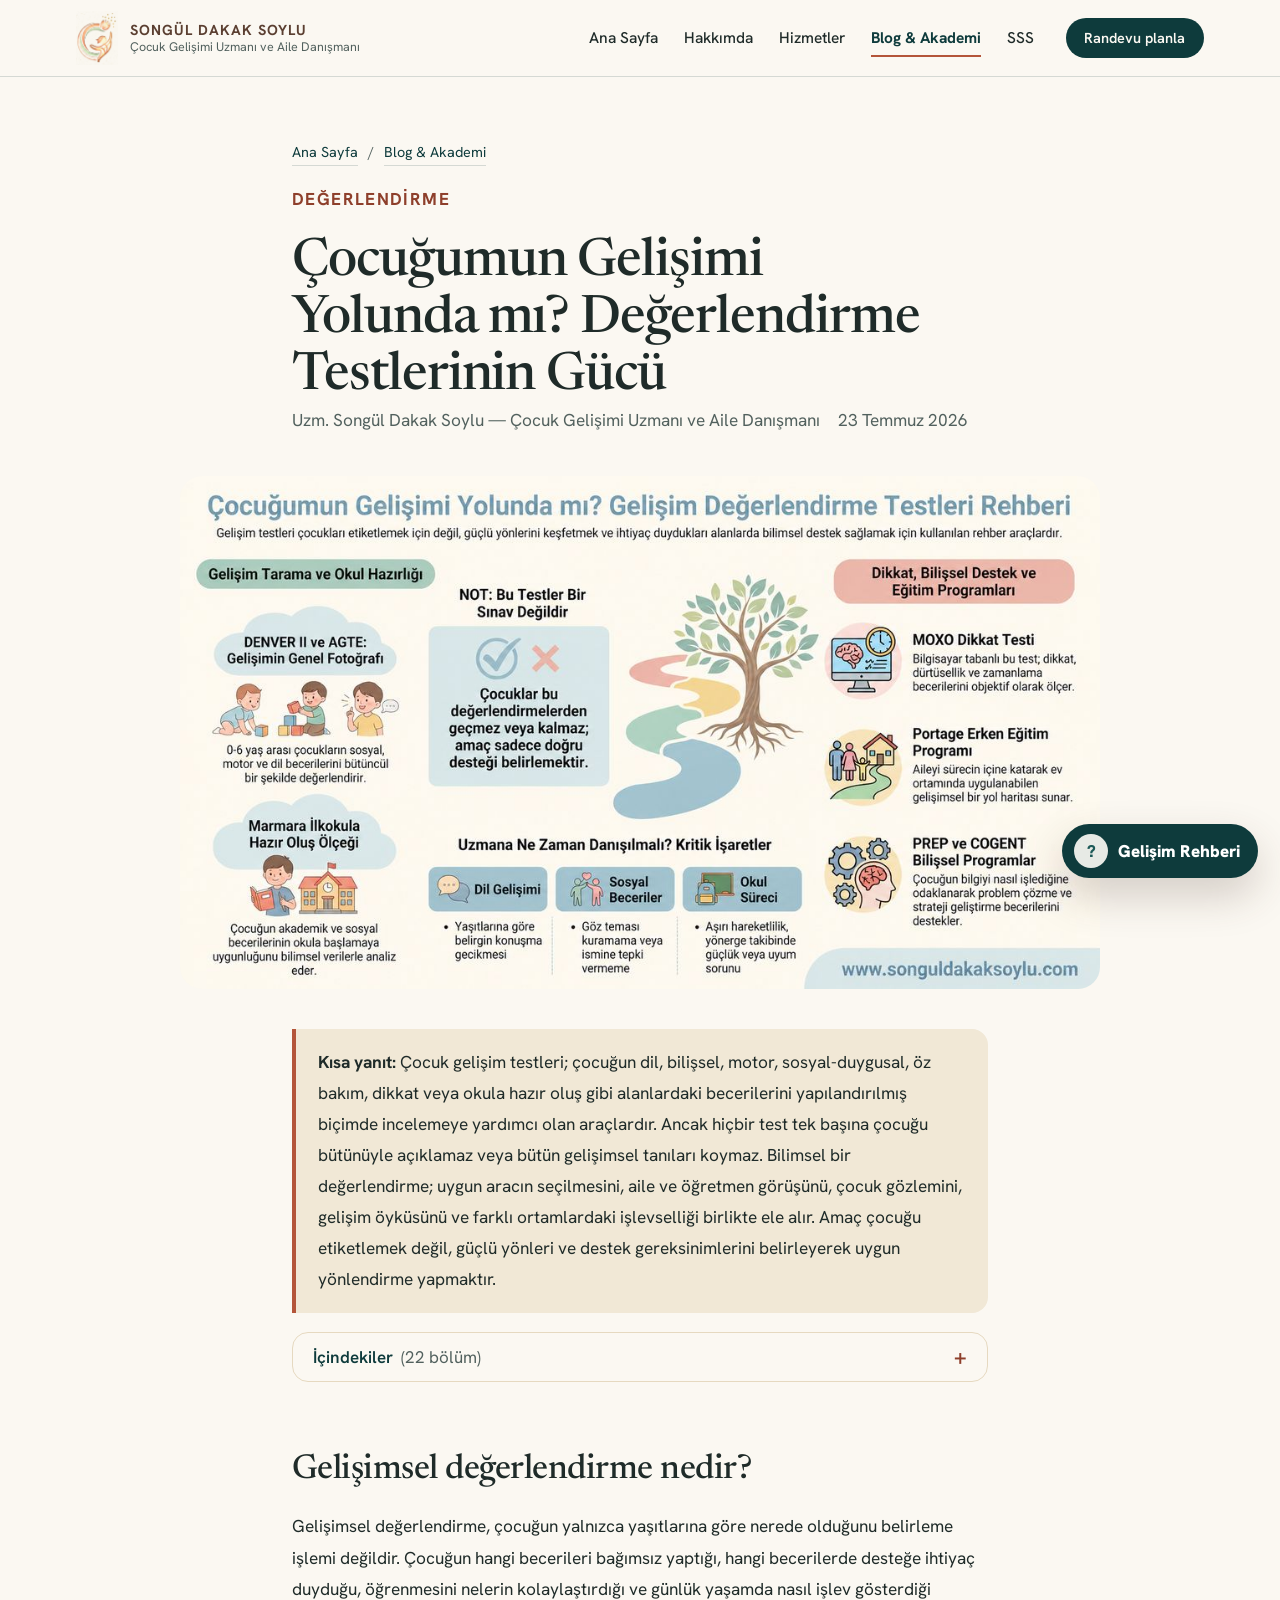
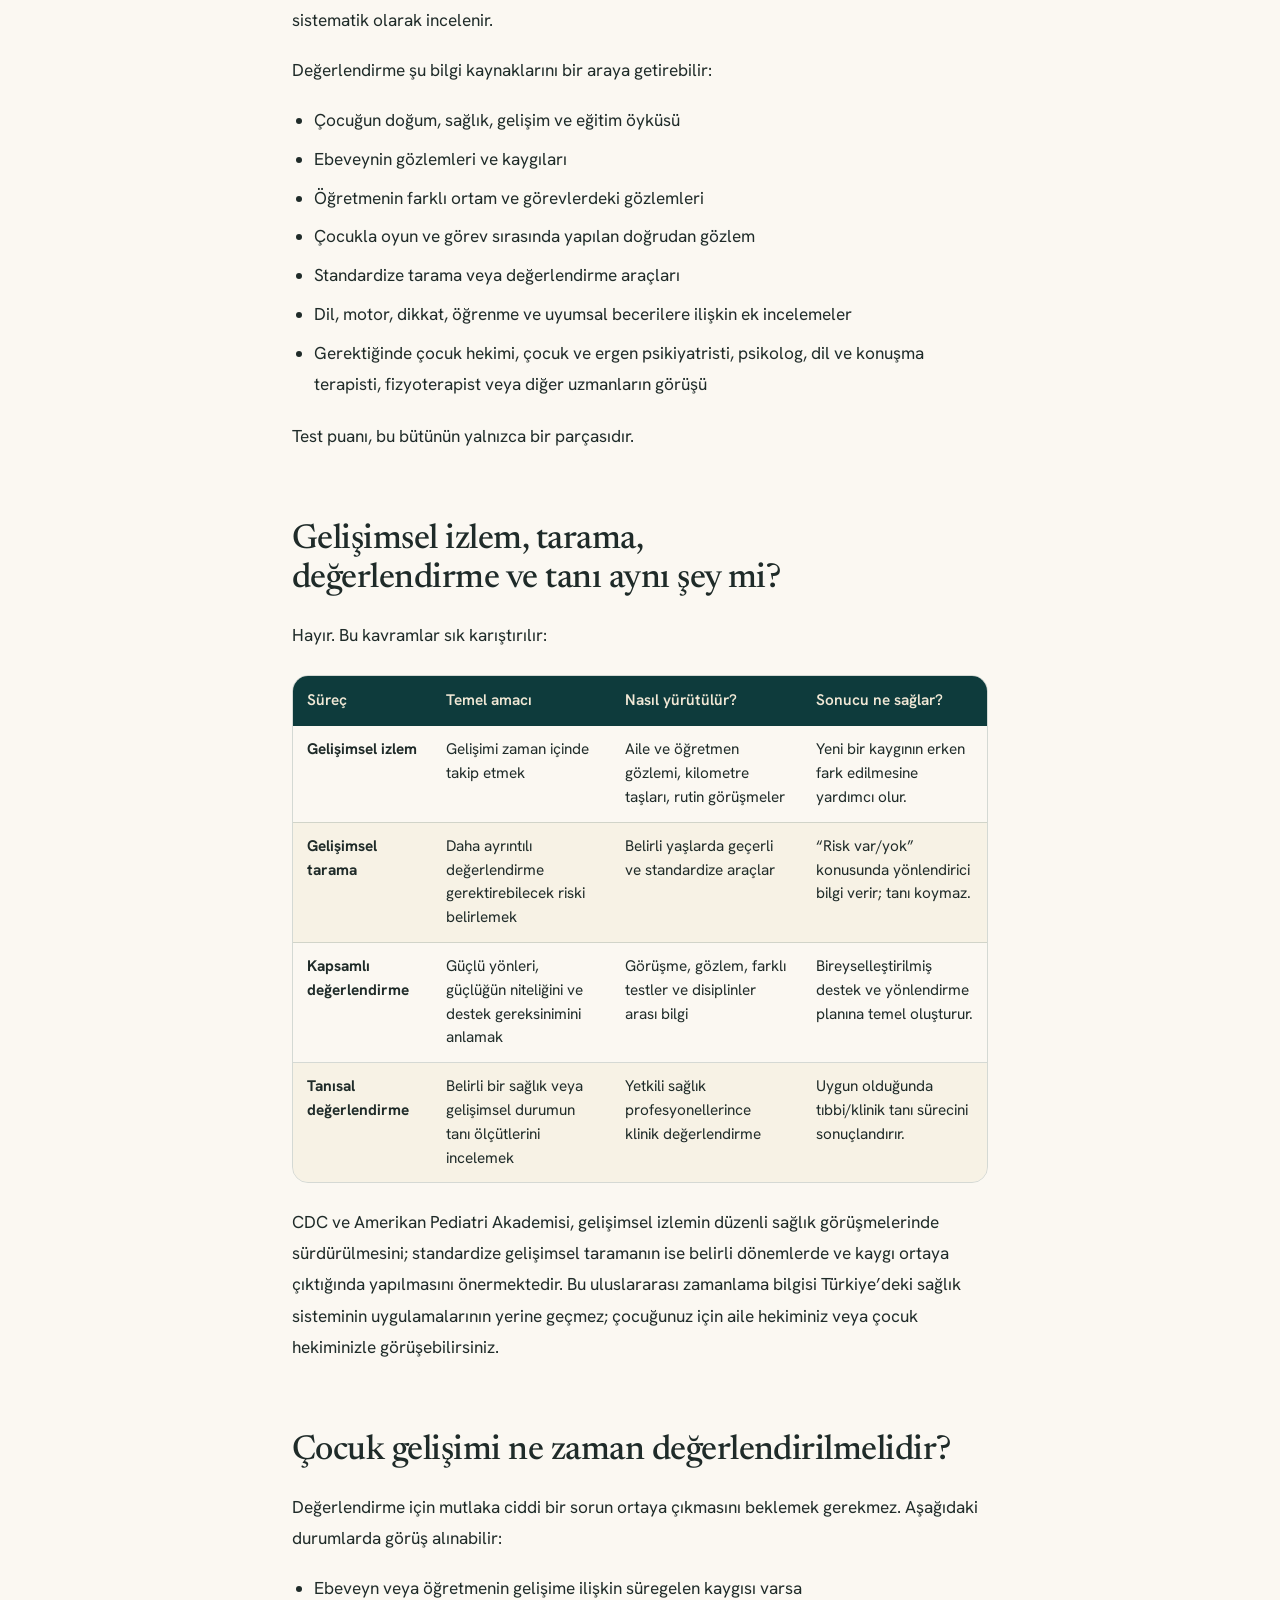
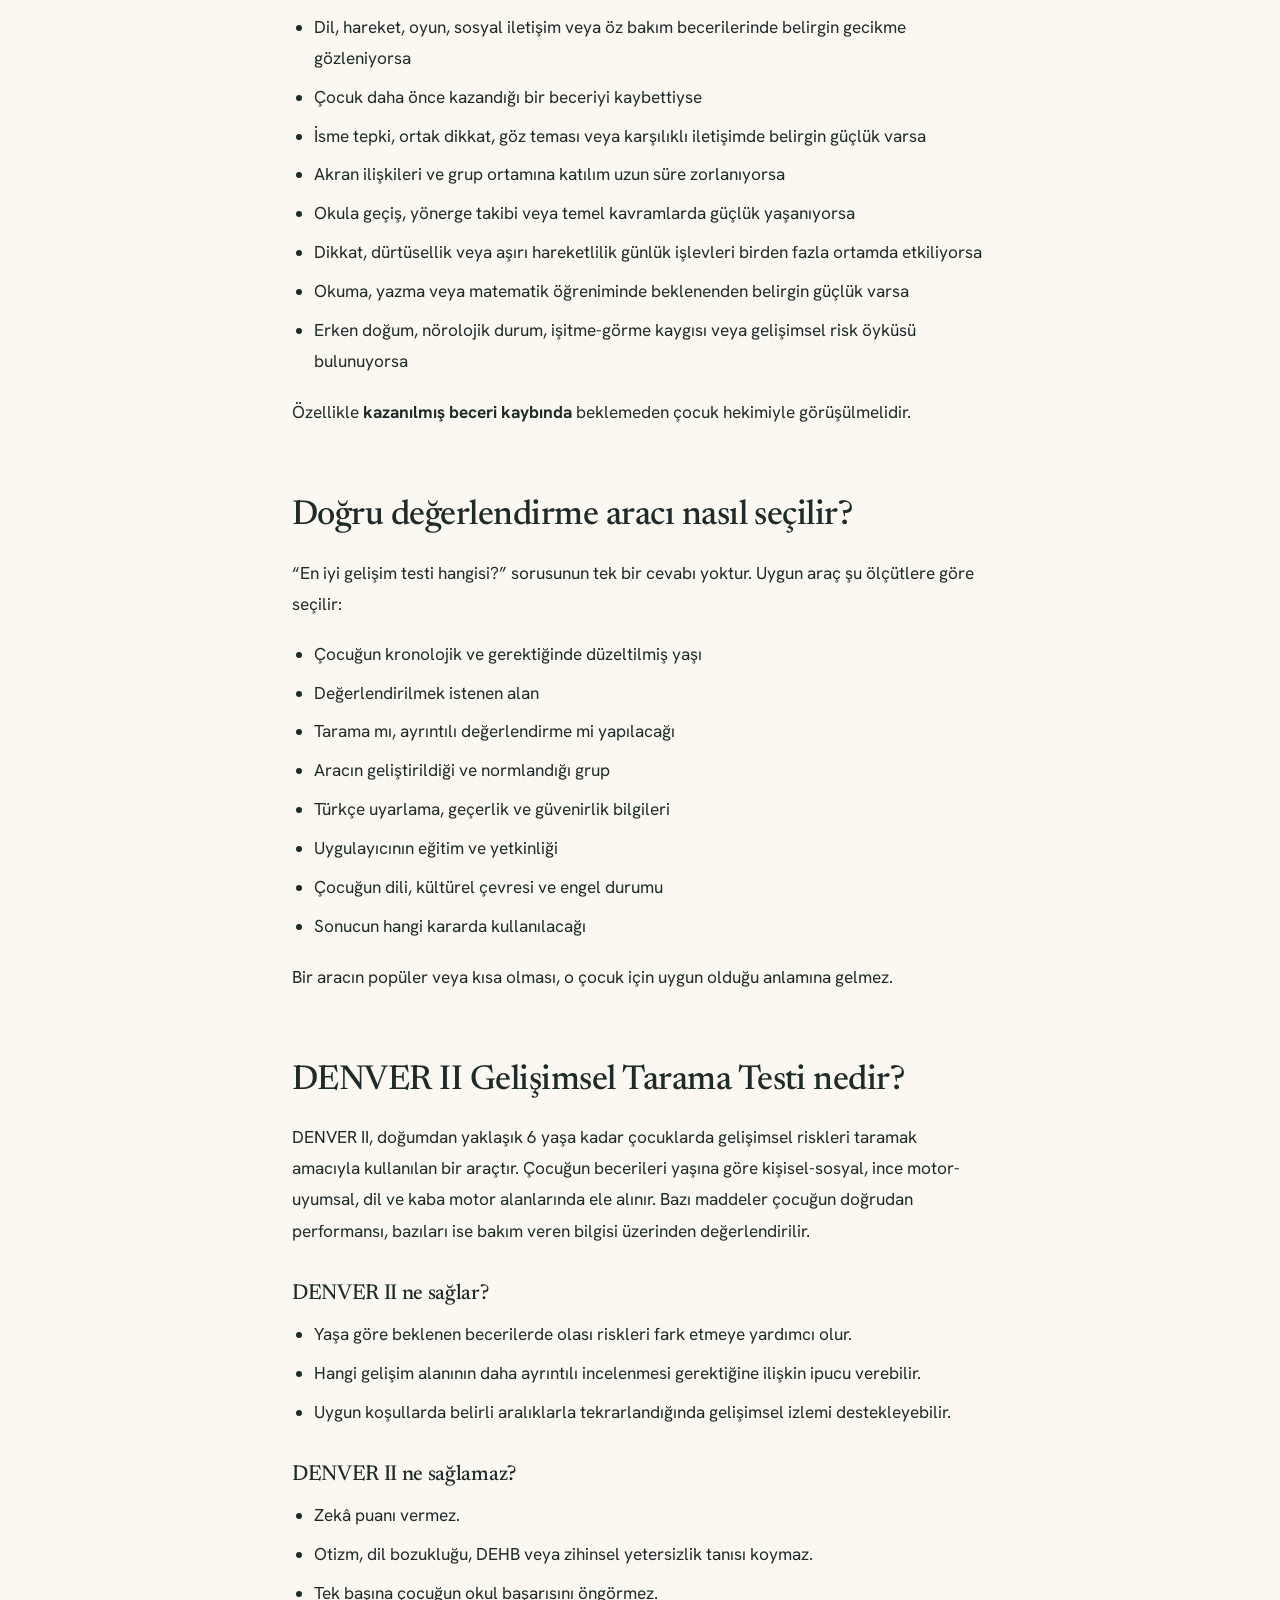
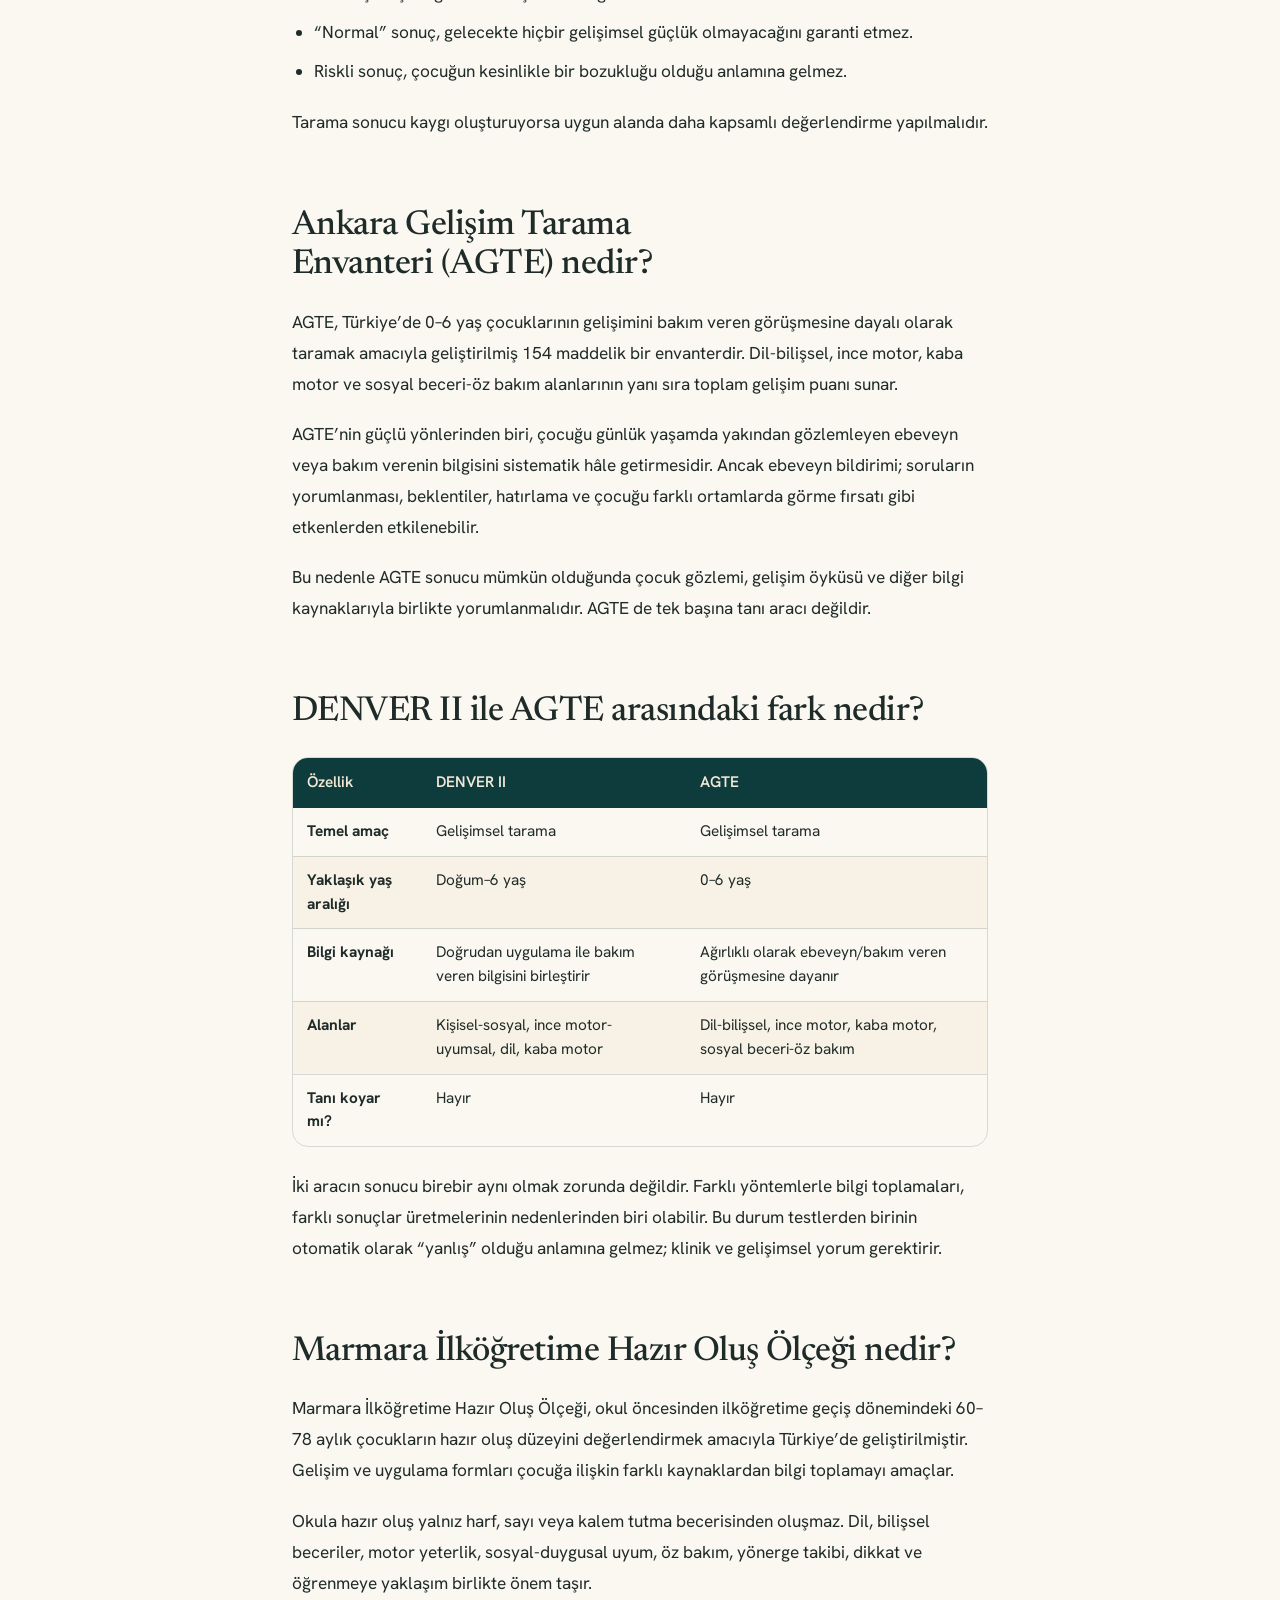
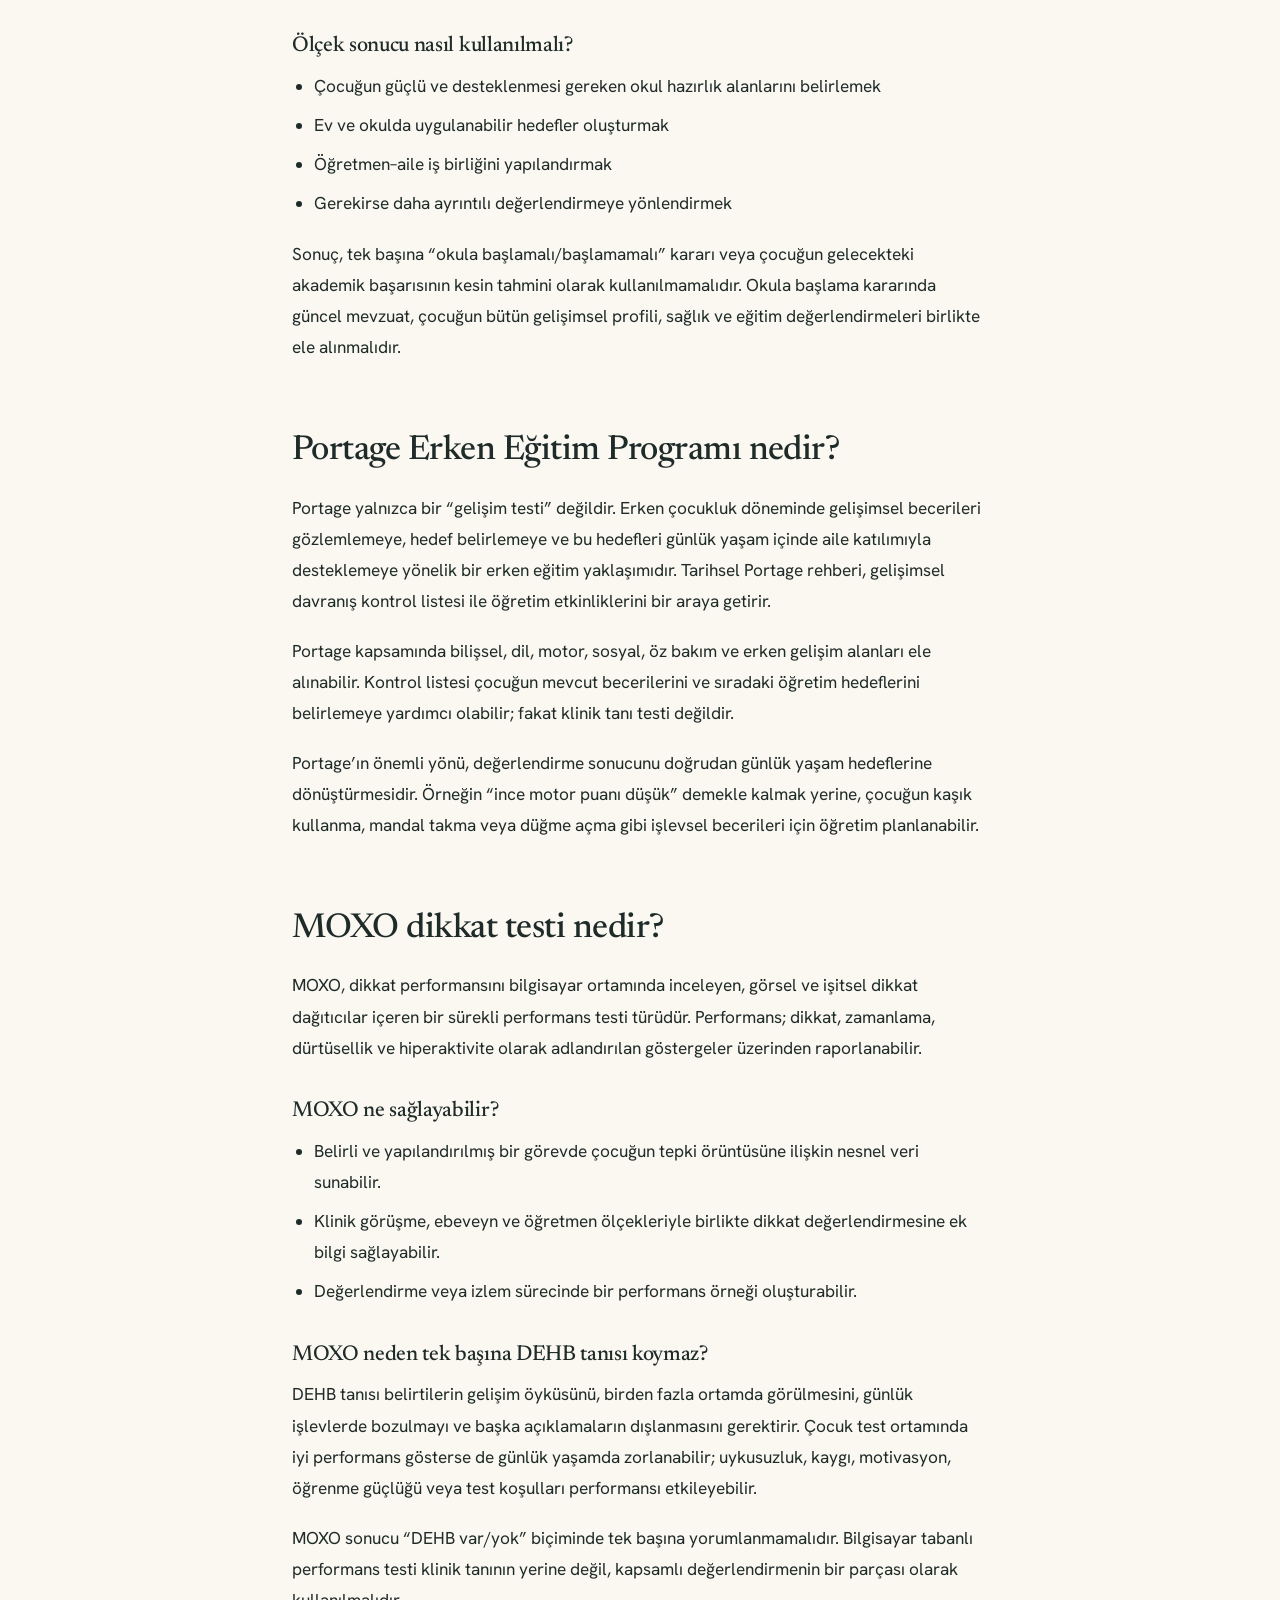
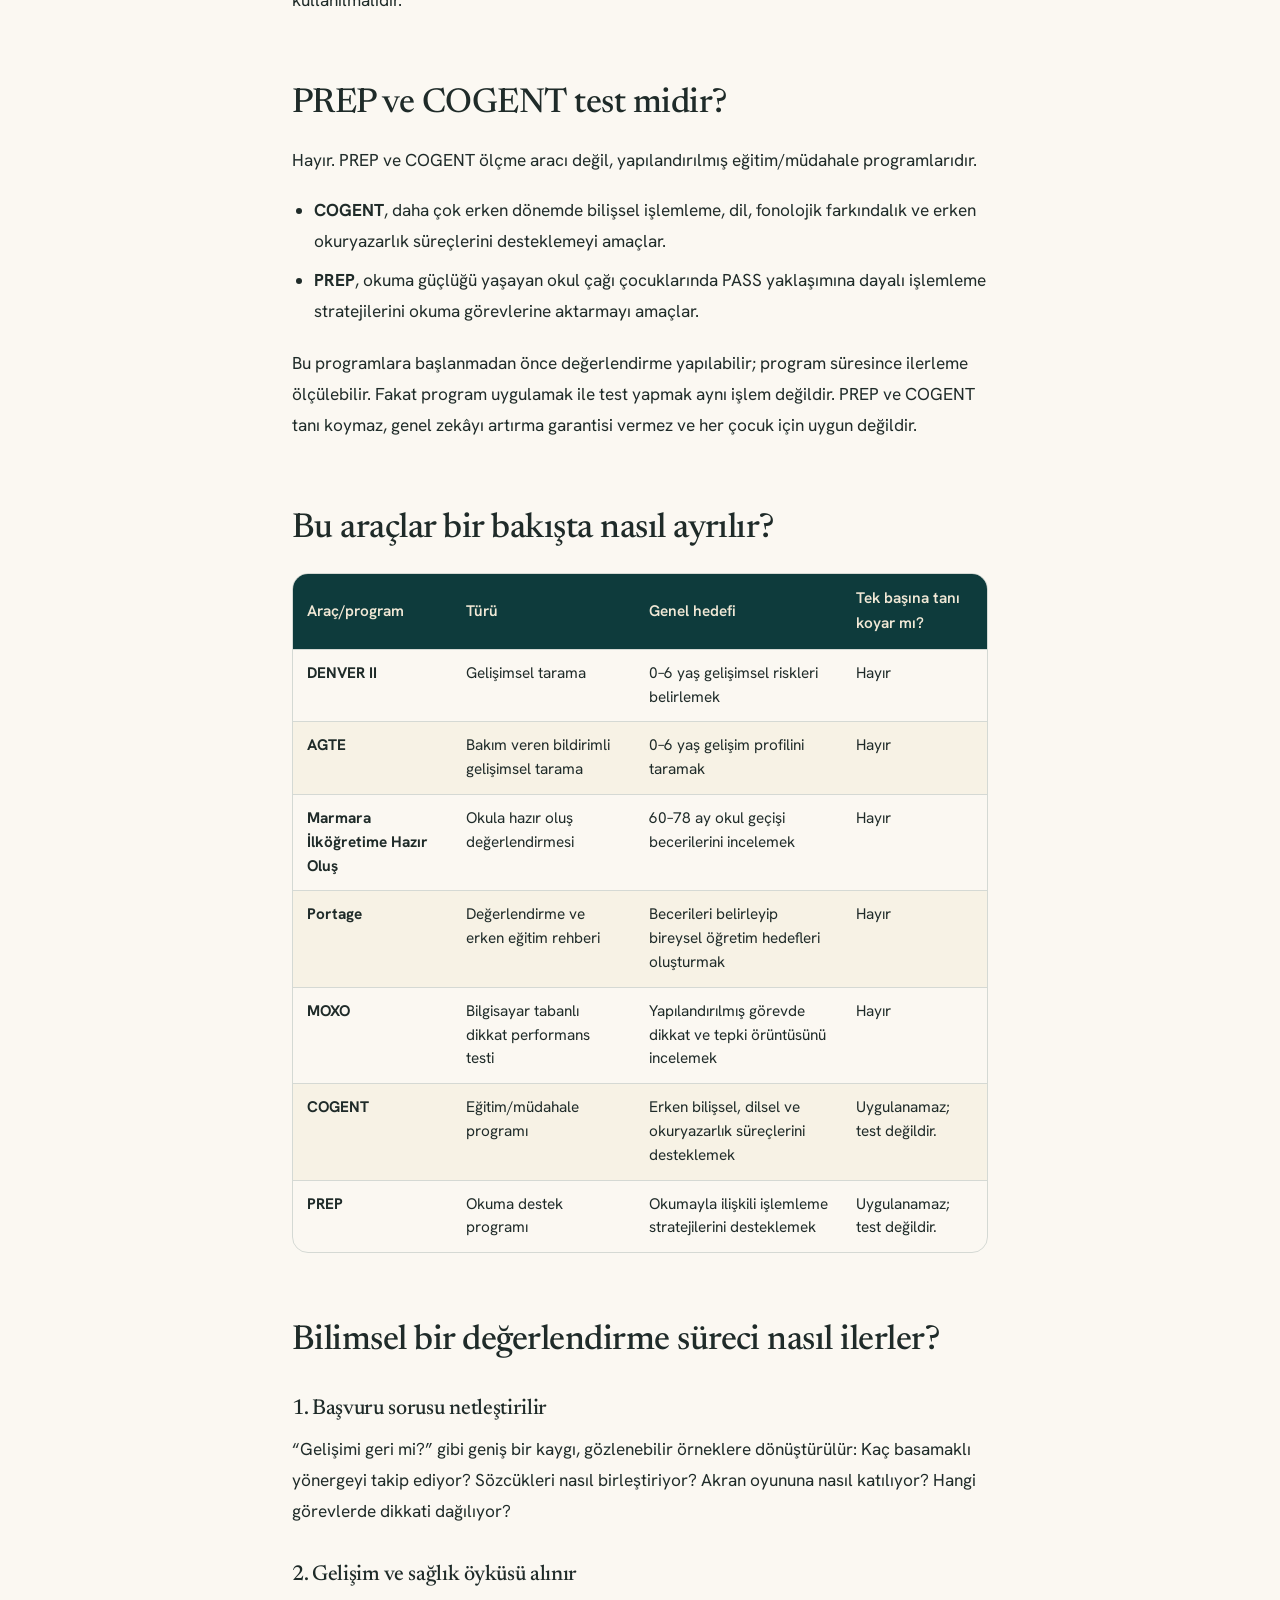
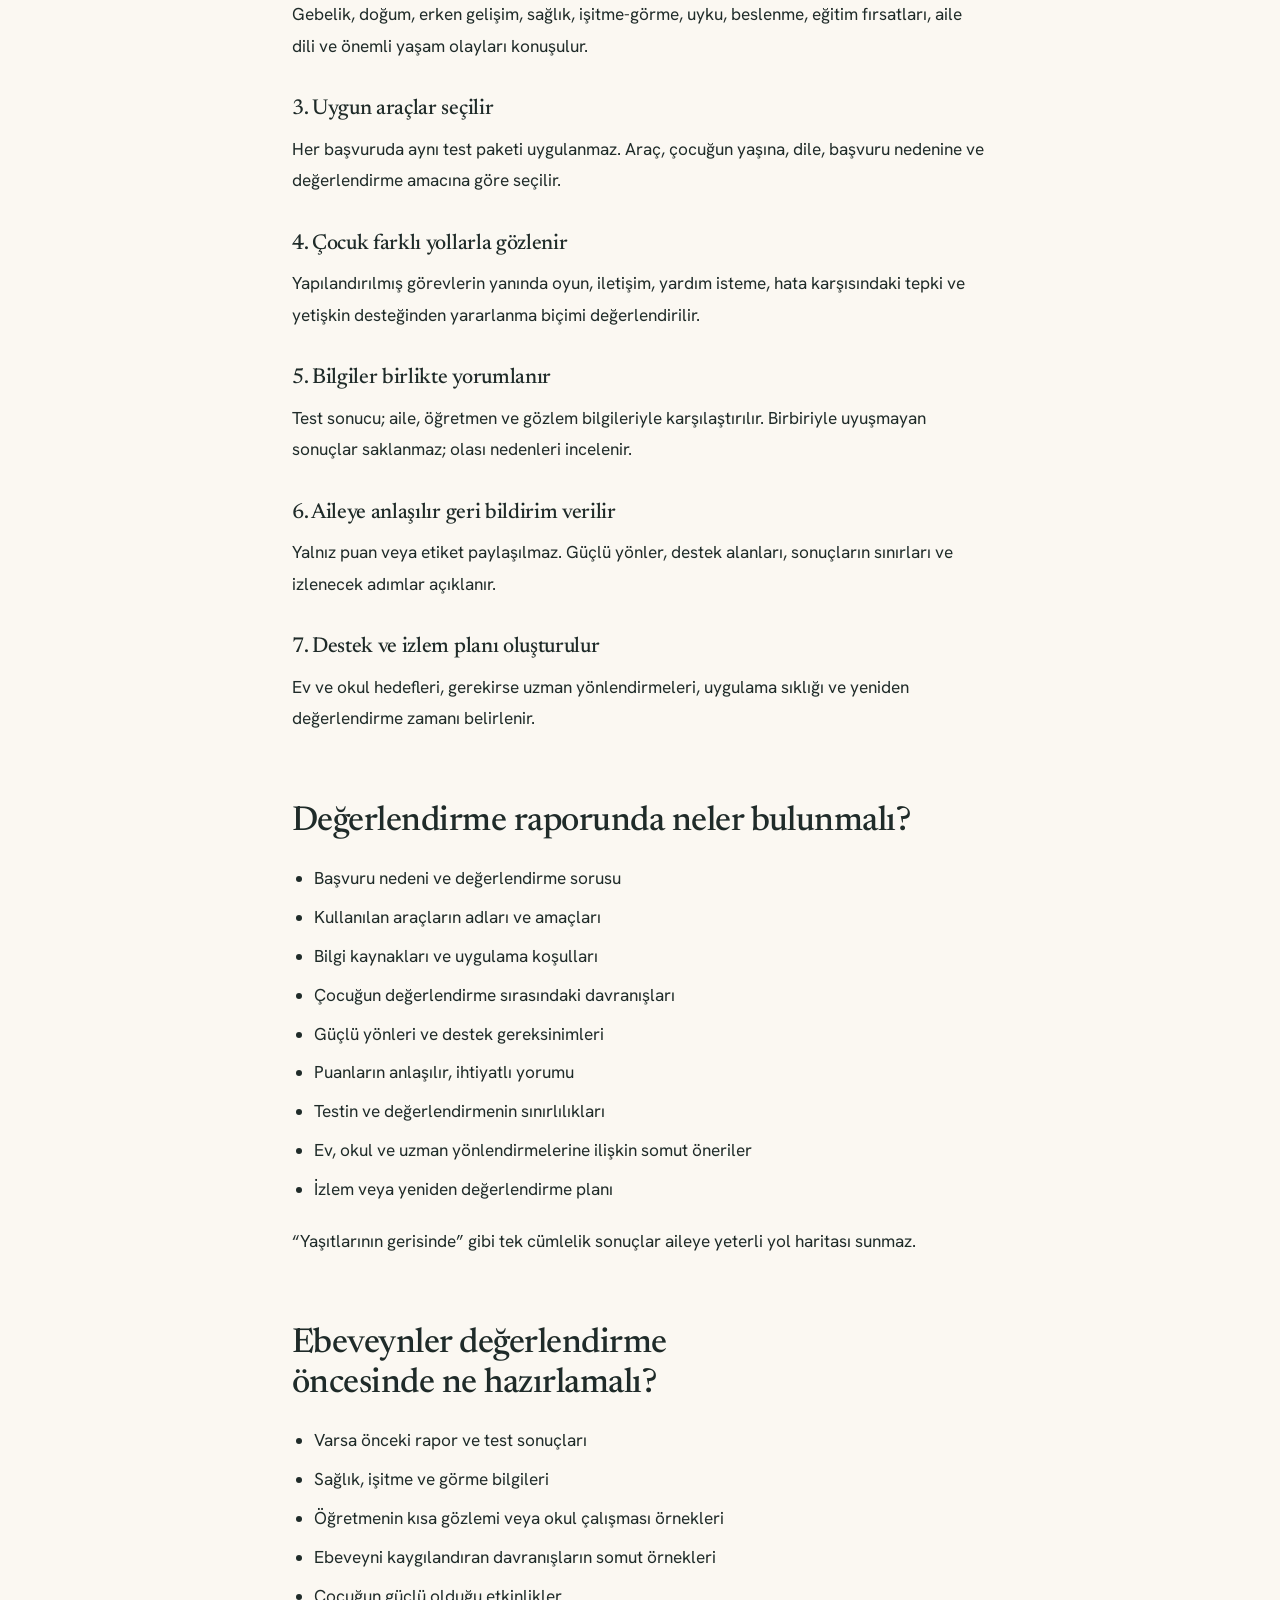
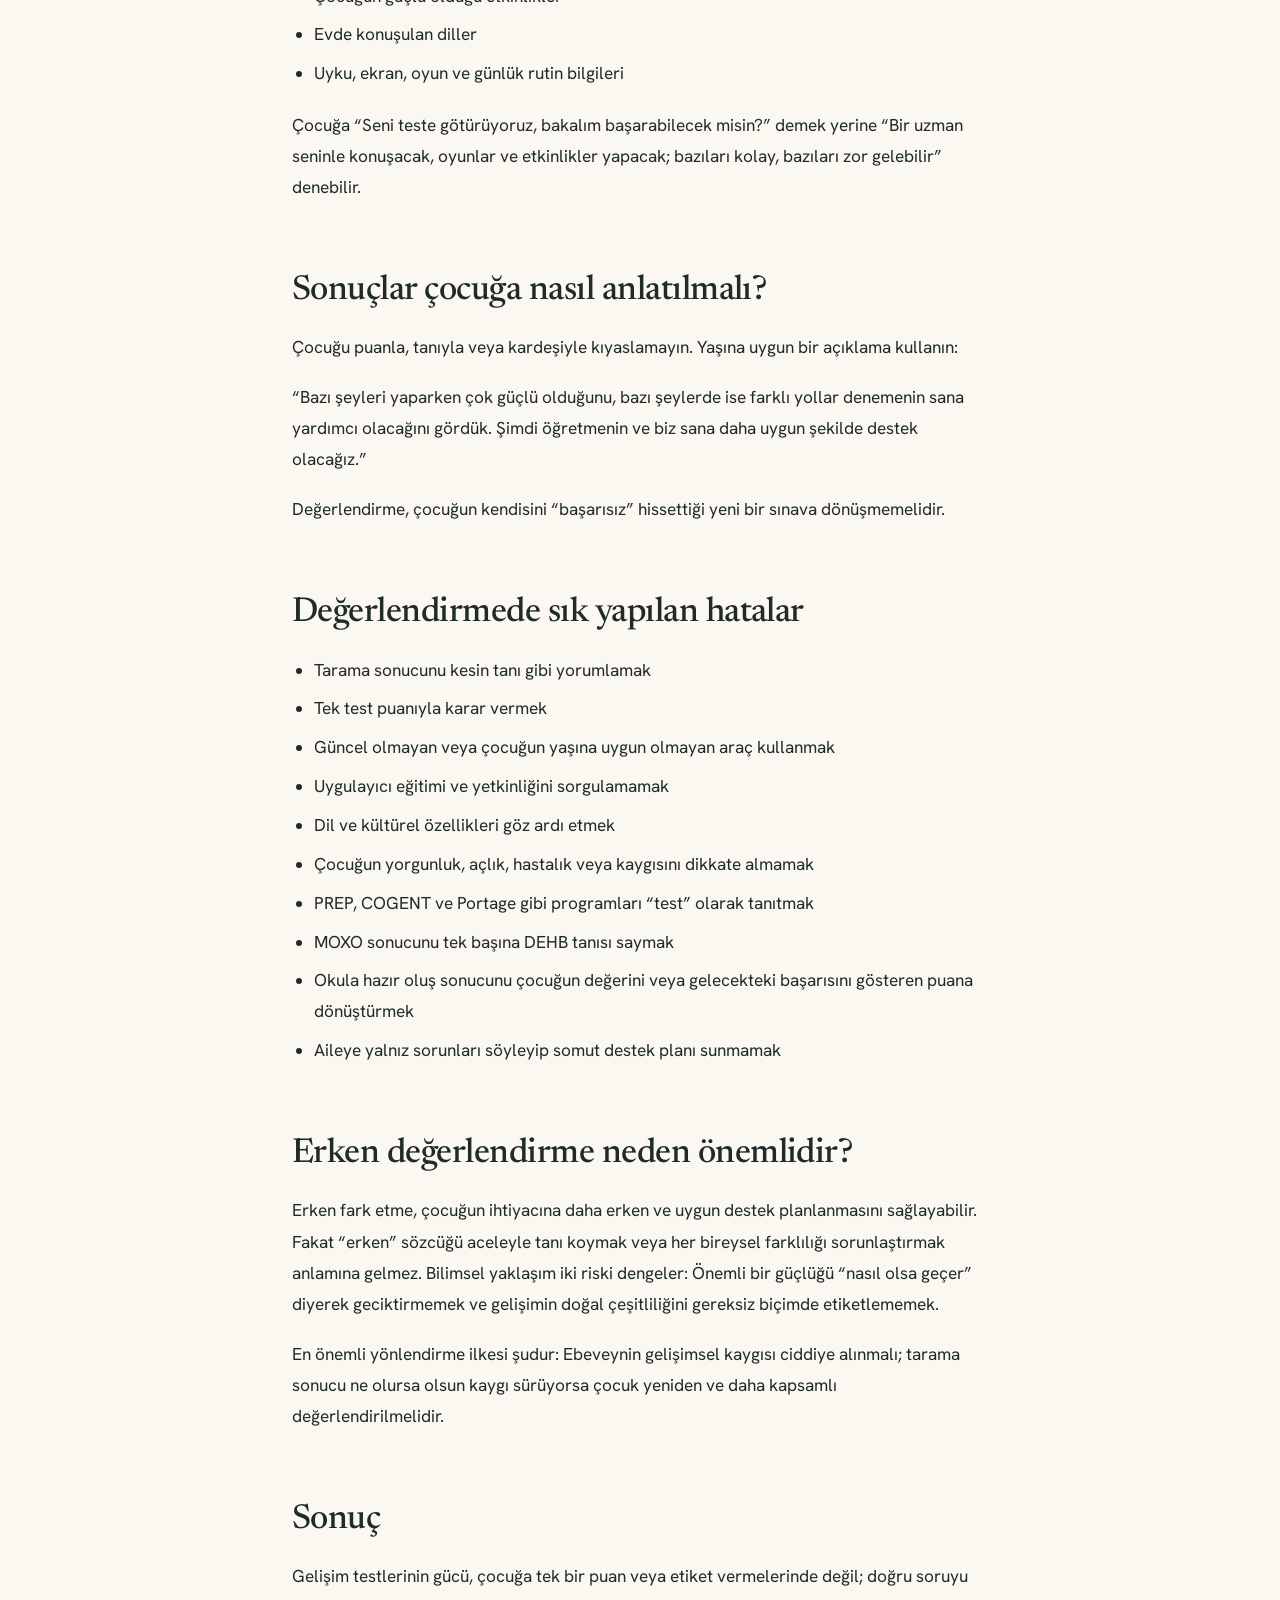
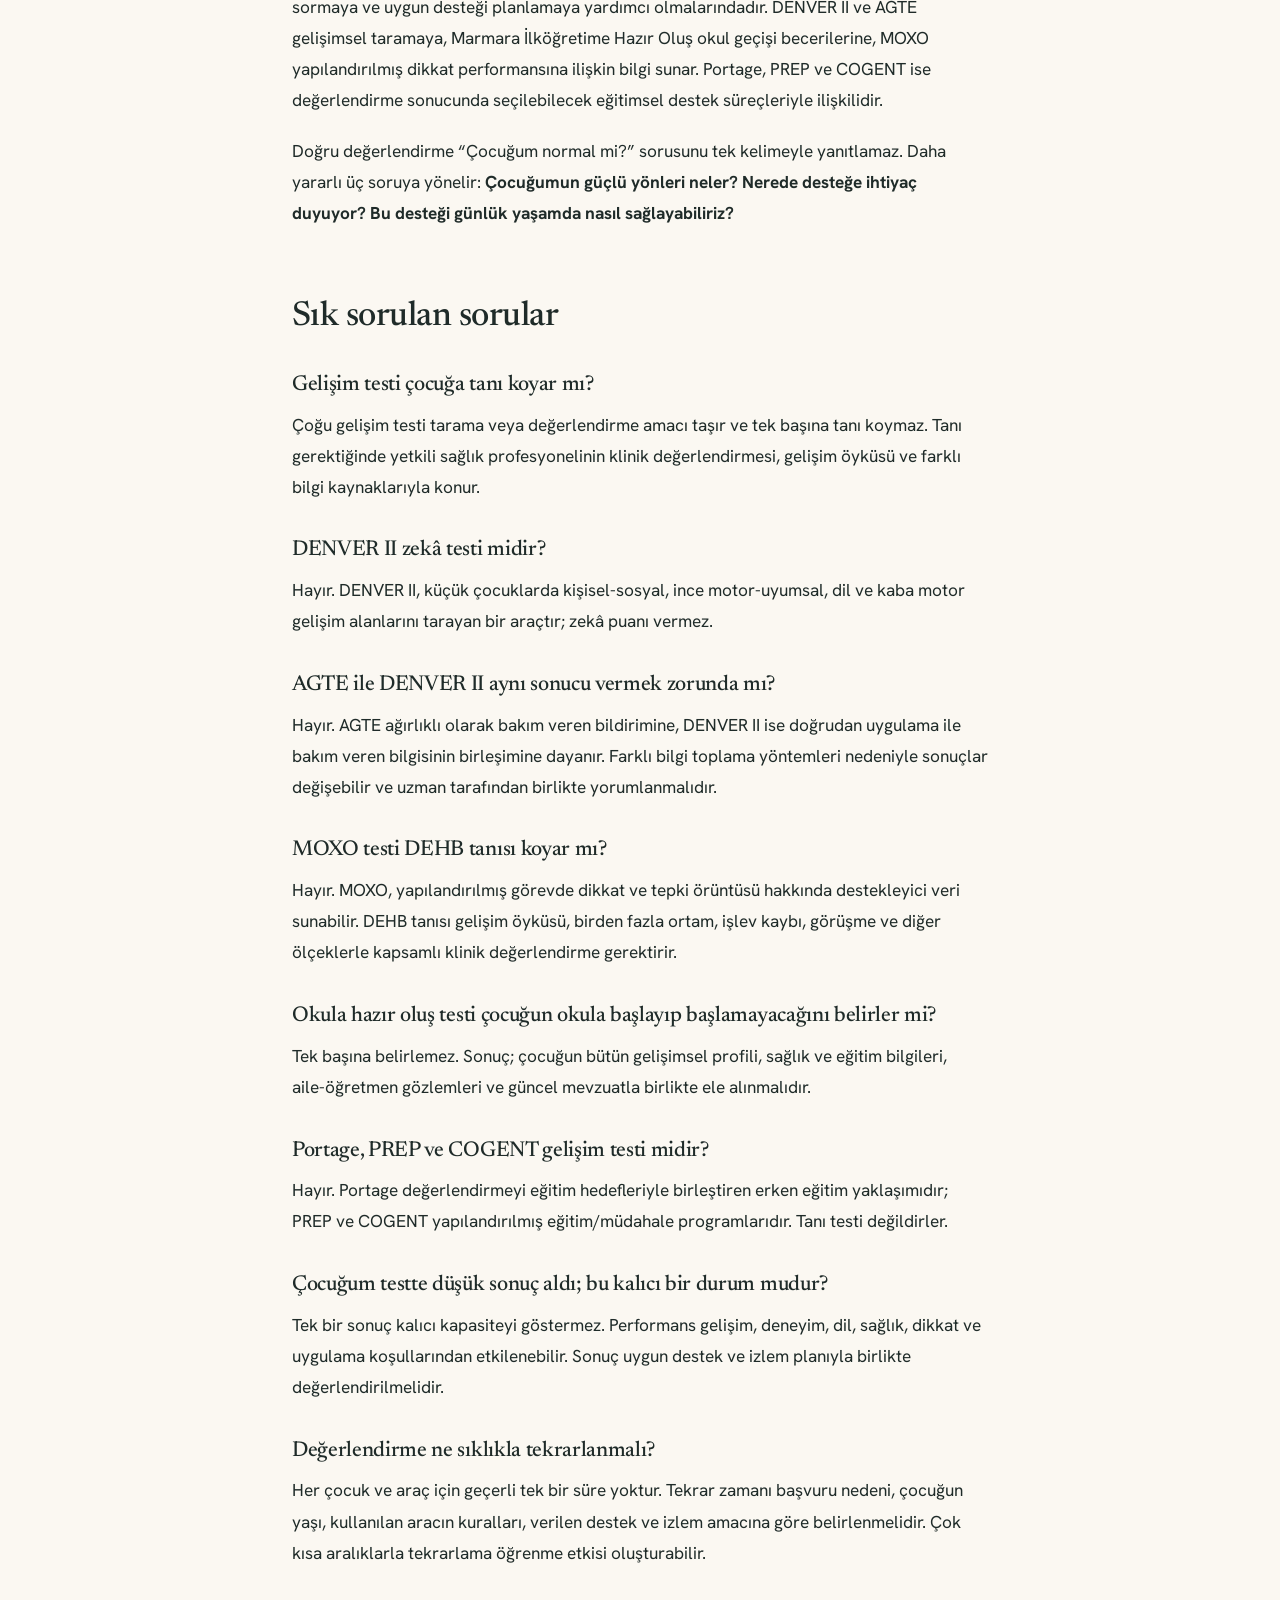
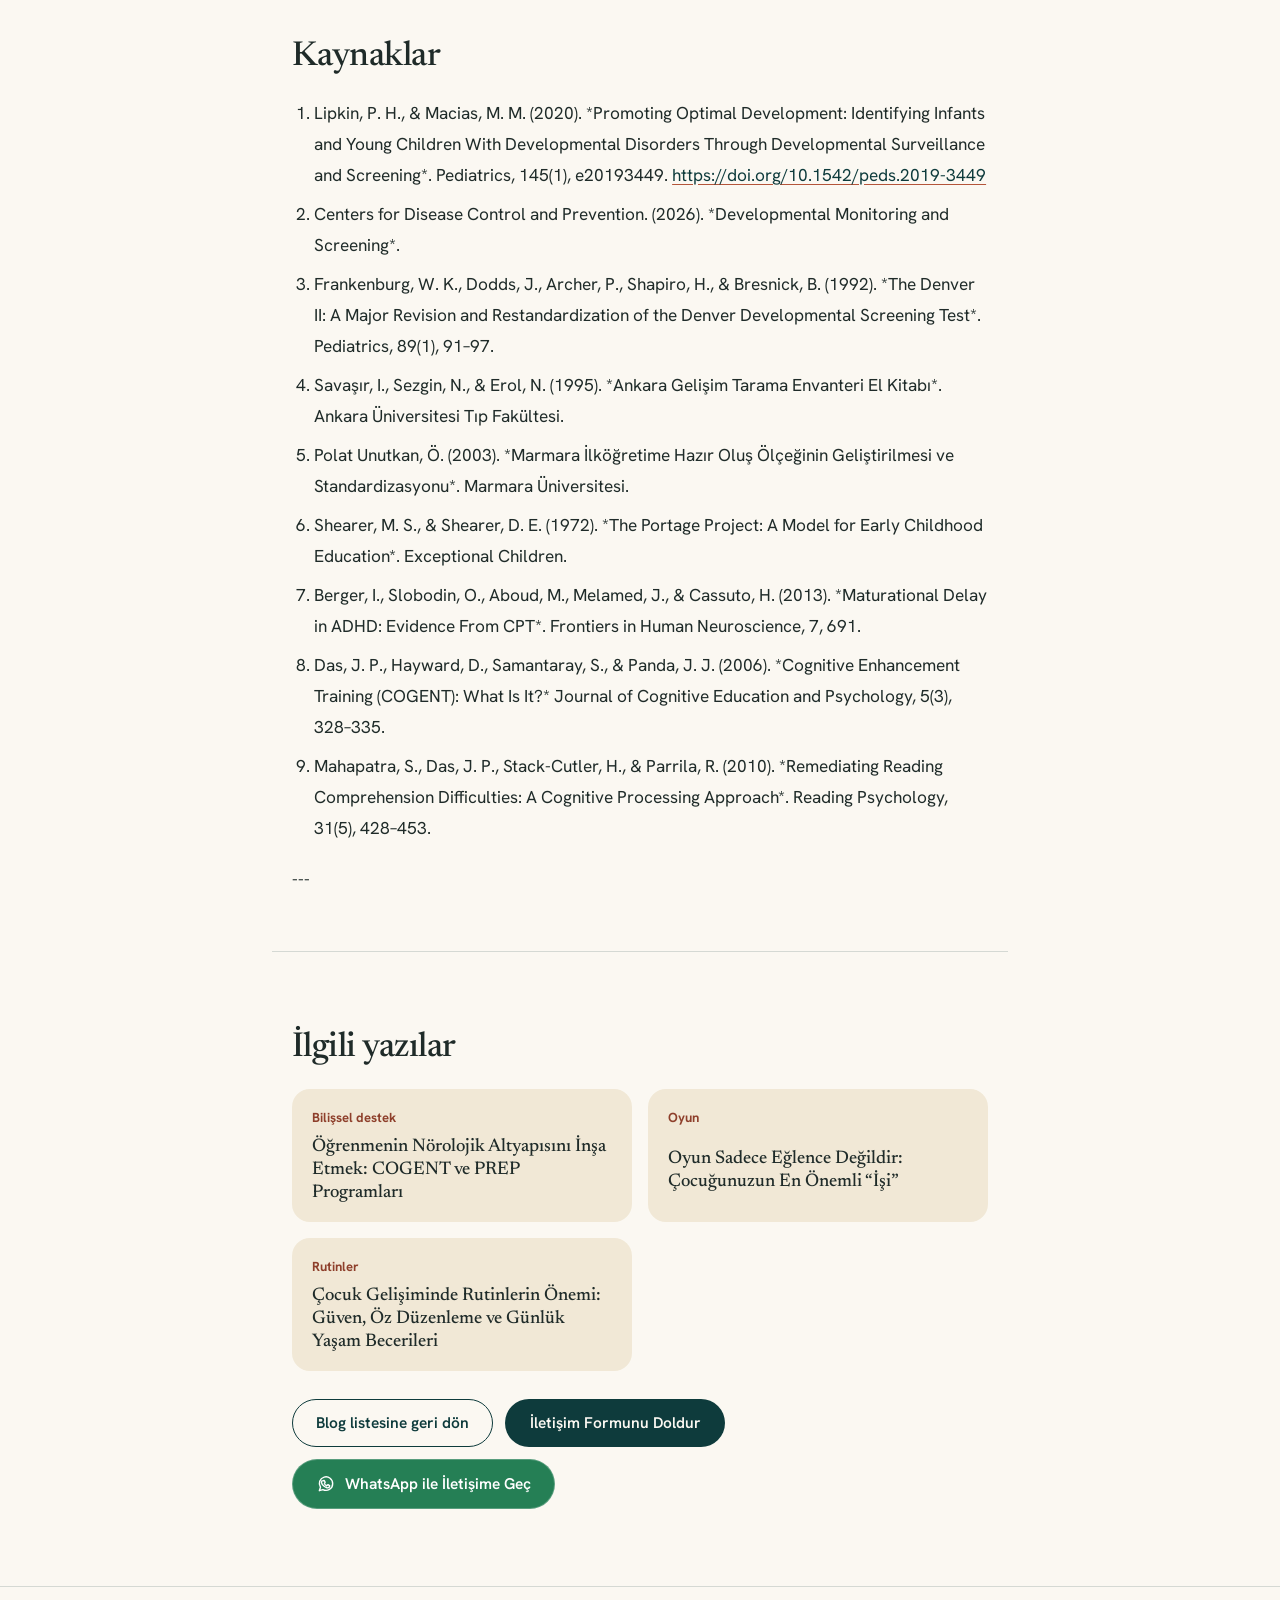
<file: blog/cocuk-gelisim-testleri-degerlendirme/index.html>
<!DOCTYPE html>
<html lang="tr">
<head>
  <meta charset="UTF-8">
  <meta name="viewport" content="width=device-width, initial-scale=1.0">
  <title>Çocuk Gelişim Testleri Nedir? DENVER II, AGTE, MOXO ve Değerlendirme Rehberi</title>
  <meta name="description" content="Çocuk gelişim testleri neyi ölçer? DENVER II, AGTE, Marmara İlköğretime Hazır Oluş, Portage ve MOXO’nun amaçlarını ve sınırlarını öğrenin.">
  <link rel="canonical" href="https://songuldakaksoylu.com/blog/cocuk-gelisim-testleri-degerlendirme/">
  <meta property="og:type" content="article">
  <meta property="og:locale" content="tr_TR">
  <meta property="og:title" content="Çocuk Gelişim Testleri Nedir? DENVER II, AGTE, MOXO ve Değerlendirme Rehberi">
  <meta property="og:description" content="Çocuk gelişim testleri neyi ölçer? DENVER II, AGTE, Marmara İlköğretime Hazır Oluş, Portage ve MOXO’nun amaçlarını ve sınırlarını öğrenin.">
  <meta property="og:url" content="https://songuldakaksoylu.com/blog/cocuk-gelisim-testleri-degerlendirme/">
  <meta property="og:image" content="https://songuldakaksoylu.com/assets/images/share/blog-degerlendirme.jpg">
  <meta property="og:image:width" content="1200">
  <meta property="og:image:height" content="630">
  <meta name="twitter:card" content="summary_large_image">
  <meta name="twitter:title" content="Çocuk Gelişim Testleri Nedir? DENVER II, AGTE, MOXO ve Değerlendirme Rehberi">
  <meta name="twitter:description" content="Çocuk gelişim testleri neyi ölçer? DENVER II, AGTE, Marmara İlköğretime Hazır Oluş, Portage ve MOXO’nun amaçlarını ve sınırlarını öğrenin.">
  <meta name="twitter:image" content="https://songuldakaksoylu.com/assets/images/share/blog-degerlendirme.jpg">
  <link rel="preconnect" href="https://fonts.googleapis.com">
  <link rel="preconnect" href="https://fonts.gstatic.com" crossorigin>
  <link href="https://fonts.googleapis.com/css2?family=Newsreader:ital,opsz,wght@0,6..72,400;0,6..72,500;0,6..72,600;1,6..72,400&family=Hanken+Grotesk:wght@400;500;600;700&display=swap" rel="stylesheet">
  <link rel="stylesheet" href="../../assets/css/site.css?v=6">
  <script type="application/ld+json">
{
  "@context": "https://schema.org",
  "@type": "BlogPosting",
  "headline": "Çocuğumun Gelişimi Yolunda mı? Değerlendirme Testlerinin Gücü",
  "description": "Çocuk gelişim testleri neyi ölçer? DENVER II, AGTE, Marmara İlköğretime Hazır Oluş, Portage ve MOXO’nun amaçlarını ve sınırlarını öğrenin.",
  "image": [
    "https://songuldakaksoylu.com/assets/images/share/blog-degerlendirme.jpg"
  ],
  "author": {
    "@type": "Person",
    "name": "Uzm. Songül Dakak Soylu",
    "jobTitle": "Çocuk Gelişimi Uzmanı ve Aile Danışmanı"
  },
  "publisher": {
    "@type": "Organization",
    "name": "Songül Dakak Soylu",
    "logo": {
      "@type": "ImageObject",
      "url": "https://songuldakaksoylu.com/assets/images/web/logo-isaret.jpg"
    }
  },
  "datePublished": "2026-07-23",
  "dateModified": "2026-07-23",
  "mainEntityOfPage": {
    "@type": "WebPage",
    "@id": "https://songuldakaksoylu.com/blog/cocuk-gelisim-testleri-degerlendirme/"
  },
  "inLanguage": "tr-TR"
}
</script>
<script type="application/ld+json">
{
  "@context": "https://schema.org",
  "@type": "BreadcrumbList",
  "itemListElement": [
    {
      "@type": "ListItem",
      "position": 1,
      "name": "Ana Sayfa",
      "item": "https://songuldakaksoylu.com/"
    },
    {
      "@type": "ListItem",
      "position": 2,
      "name": "Blog & Akademi",
      "item": "https://songuldakaksoylu.com/blog"
    },
    {
      "@type": "ListItem",
      "position": 3,
      "name": "Çocuğumun Gelişimi Yolunda mı? Değerlendirme Testlerinin Gücü",
      "item": "https://songuldakaksoylu.com/blog/cocuk-gelisim-testleri-degerlendirme/"
    }
  ]
}
</script>
<script type="application/ld+json">
{
  "@context": "https://schema.org",
  "@type": "FAQPage",
  "mainEntity": [
    {
      "@type": "Question",
      "name": "Gelişim testi çocuğa tanı koyar mı?",
      "acceptedAnswer": {
        "@type": "Answer",
        "text": "Çoğu gelişim testi tarama veya değerlendirme amacı taşır ve tek başına tanı koymaz. Tanı gerektiğinde yetkili sağlık profesyonelinin klinik değerlendirmesi, gelişim öyküsü ve farklı bilgi kaynaklarıyla konur."
      }
    },
    {
      "@type": "Question",
      "name": "DENVER II zekâ testi midir?",
      "acceptedAnswer": {
        "@type": "Answer",
        "text": "Hayır. DENVER II, küçük çocuklarda kişisel sosyal, ince motor uyumsal, dil ve kaba motor gelişim alanlarını tarayan bir araçtır; zekâ puanı vermez."
      }
    },
    {
      "@type": "Question",
      "name": "AGTE ile DENVER II aynı sonucu vermek zorunda mı?",
      "acceptedAnswer": {
        "@type": "Answer",
        "text": "Hayır. AGTE ağırlıklı olarak bakım veren bildirimine, DENVER II ise doğrudan uygulama ile bakım veren bilgisinin birleşimine dayanır. Farklı bilgi toplama yöntemleri nedeniyle sonuçlar değişebilir ve uzman tarafından birlikte yorumlanmalıdır."
      }
    },
    {
      "@type": "Question",
      "name": "MOXO testi DEHB tanısı koyar mı?",
      "acceptedAnswer": {
        "@type": "Answer",
        "text": "Hayır. MOXO, yapılandırılmış görevde dikkat ve tepki örüntüsü hakkında destekleyici veri sunabilir. DEHB tanısı gelişim öyküsü, birden fazla ortam, işlev kaybı, görüşme ve diğer ölçeklerle kapsamlı klinik değerlendirme gerektirir."
      }
    },
    {
      "@type": "Question",
      "name": "Okula hazır oluş testi çocuğun okula başlayıp başlamayacağını belirler mi?",
      "acceptedAnswer": {
        "@type": "Answer",
        "text": "Tek başına belirlemez. Sonuç; çocuğun bütün gelişimsel profili, sağlık ve eğitim bilgileri, aile öğretmen gözlemleri ve güncel mevzuatla birlikte ele alınmalıdır."
      }
    },
    {
      "@type": "Question",
      "name": "Portage, PREP ve COGENT gelişim testi midir?",
      "acceptedAnswer": {
        "@type": "Answer",
        "text": "Hayır. Portage değerlendirmeyi eğitim hedefleriyle birleştiren erken eğitim yaklaşımıdır; PREP ve COGENT yapılandırılmış eğitim/müdahale programlarıdır. Tanı testi değildirler."
      }
    },
    {
      "@type": "Question",
      "name": "Çocuğum testte düşük sonuç aldı; bu kalıcı bir durum mudur?",
      "acceptedAnswer": {
        "@type": "Answer",
        "text": "Tek bir sonuç kalıcı kapasiteyi göstermez. Performans gelişim, deneyim, dil, sağlık, dikkat ve uygulama koşullarından etkilenebilir. Sonuç uygun destek ve izlem planıyla birlikte değerlendirilmelidir."
      }
    },
    {
      "@type": "Question",
      "name": "Değerlendirme ne sıklıkla tekrarlanmalı?",
      "acceptedAnswer": {
        "@type": "Answer",
        "text": "Her çocuk ve araç için geçerli tek bir süre yoktur. Tekrar zamanı başvuru nedeni, çocuğun yaşı, kullanılan aracın kuralları, verilen destek ve izlem amacına göre belirlenmelidir. Çok kısa aralıklarla tekrarlama öğrenme etkisi oluşturabilir."
      }
    }
  ]
}
</script>
</head>
<body>
  <a class="skip-link" href="#main">Ana içeriğe geç</a>
  <header class="site-header" data-header>
    <div class="wrap bar">
      <a class="brand" href="/" aria-label="Songül Dakak Soylu, ana sayfa">
        <img class="brand-mark" src="../../assets/images/web/logo-isaret.jpg" alt="Songül Dakak Soylu logosu" width="240" height="240">
        <span class="brand-text"><strong>SONGÜL DAKAK SOYLU</strong><span>Çocuk Gelişimi Uzmanı ve Aile Danışmanı</span></span>
      </a>
      <nav class="nav" id="nav" data-nav aria-label="Ana menü">
        <a href="/">Ana Sayfa</a>
        <a href="/hakkimda">Hakkımda</a>
        <a href="/hizmetler">Hizmetler</a>
        <a href="/blog" aria-current="page">Blog &amp; Akademi</a>
        <a href="/sss">SSS</a>
        <a class="btn btn-primary nav-cta" href="/iletisim">Randevu planla</a>
      </nav>
      <a class="btn btn-primary btn-sm head-cta" href="/iletisim">Randevu planla</a>
      <button class="menu-btn" type="button" data-menu-toggle aria-expanded="false" aria-controls="nav" aria-label="Menüyü aç">
        <svg width="22" height="22" viewBox="0 0 22 22" fill="none" stroke="currentColor" stroke-width="1.8" stroke-linecap="round" aria-hidden="true"><path d="M3 6h16M3 11h16M3 16h16"/></svg>
      </button>
    </div>
  </header>

  <main class="page-main blog-article-page" id="main" tabindex="-1">
    <article class="blog-detail-card blog-article">
      <div class="article-content article-header-content">
        <nav class="article-breadcrumbs" aria-label="Blog yolu"><a href="/">Ana Sayfa</a><span aria-hidden="true">/</span><a href="/blog">Blog & Akademi</a></nav>
        <p class="eyebrow">Değerlendirme</p>
        <h1 class="article-title">Çocuğumun Gelişimi Yolunda mı? Değerlendirme Testlerinin Gücü</h1>
        <p class="article-meta"><span>Uzm. Songül Dakak Soylu — Çocuk Gelişimi Uzmanı ve Aile Danışmanı</span><time datetime="2026-07-23">23 Temmuz 2026</time></p>
      </div>
      <div class="article-image-container"><img src="../../assets/images/web/blog-degerlendirme.jpg" alt="Çocuk gelişim değerlendirme testlerinin önemini anlatan bilgilendirici görsel" loading="eager"></div>
      <section class="article-content">
        <p class="short-answer"><strong>Kısa yanıt:</strong> Çocuk gelişim testleri; çocuğun dil, bilişsel, motor, sosyal-duygusal, öz bakım, dikkat veya okula hazır oluş gibi alanlardaki becerilerini yapılandırılmış biçimde incelemeye yardımcı olan araçlardır. Ancak hiçbir test tek başına çocuğu bütünüyle açıklamaz veya bütün gelişimsel tanıları koymaz. Bilimsel bir değerlendirme; uygun aracın seçilmesini, aile ve öğretmen görüşünü, çocuk gözlemini, gelişim öyküsünü ve farklı ortamlardaki işlevselliği birlikte ele alır. Amaç çocuğu etiketlemek değil, güçlü yönleri ve destek gereksinimlerini belirleyerek uygun yönlendirme yapmaktır.</p>
        <nav class="toc" aria-label="İçindekiler"><details><summary>İçindekiler <span>(22 bölüm)</span></summary><ol><li><a href="#gelisimsel-degerlendirme-nedir">Gelişimsel değerlendirme nedir?</a></li><li><a href="#gelisimsel-izlem-tarama-degerlendirme-ve-tani-ayni-sey-mi">Gelişimsel izlem, tarama, değerlendirme ve tanı aynı şey mi?</a></li><li><a href="#cocuk-gelisimi-ne-zaman-degerlendirilmelidir">Çocuk gelişimi ne zaman değerlendirilmelidir?</a></li><li><a href="#dogru-degerlendirme-araci-nasil-secilir">Doğru değerlendirme aracı nasıl seçilir?</a></li><li><a href="#denver-ii-gelisimsel-tarama-testi-nedir">DENVER II Gelişimsel Tarama Testi nedir?</a></li><li><a href="#ankara-gelisim-tarama-envanteri-agte-nedir">Ankara Gelişim Tarama Envanteri (AGTE) nedir?</a></li><li><a href="#denver-ii-ile-agte-arasindaki-fark-nedir">DENVER II ile AGTE arasındaki fark nedir?</a></li><li><a href="#marmara-ilkogretime-hazir-olus-olcegi-nedir">Marmara İlköğretime Hazır Oluş Ölçeği nedir?</a></li><li><a href="#portage-erken-egitim-programi-nedir">Portage Erken Eğitim Programı nedir?</a></li><li><a href="#moxo-dikkat-testi-nedir">MOXO dikkat testi nedir?</a></li><li><a href="#prep-ve-cogent-test-midir">PREP ve COGENT test midir?</a></li><li><a href="#bu-araclar-bir-bakista-nasil-ayrilir">Bu araçlar bir bakışta nasıl ayrılır?</a></li><li><a href="#bilimsel-bir-degerlendirme-sureci-nasil-ilerler">Bilimsel bir değerlendirme süreci nasıl ilerler?</a></li><li><a href="#degerlendirme-raporunda-neler-bulunmali">Değerlendirme raporunda neler bulunmalı?</a></li><li><a href="#ebeveynler-degerlendirme-oncesinde-ne-hazirlamali">Ebeveynler değerlendirme öncesinde ne hazırlamalı?</a></li><li><a href="#sonuclar-cocuga-nasil-anlatilmali">Sonuçlar çocuğa nasıl anlatılmalı?</a></li><li><a href="#degerlendirmede-sik-yapilan-hatalar">Değerlendirmede sık yapılan hatalar</a></li><li><a href="#erken-degerlendirme-neden-onemlidir">Erken değerlendirme neden önemlidir?</a></li><li><a href="#sonuc">Sonuç</a></li><li><a href="#sik-sorulan-sorular">Sık sorulan sorular</a></li><li><a href="#kaynaklar">Kaynaklar</a></li><li><a href="#related-posts-title">İlgili yazılar</a></li></ol></details></nav>
<h2 class="article-section-title" id="gelisimsel-degerlendirme-nedir">Gelişimsel değerlendirme nedir?</h2>
<p>Gelişimsel değerlendirme, çocuğun yalnızca yaşıtlarına göre nerede olduğunu belirleme işlemi değildir. Çocuğun hangi becerileri bağımsız yaptığı, hangi becerilerde desteğe ihtiyaç duyduğu, öğrenmesini nelerin kolaylaştırdığı ve günlük yaşamda nasıl işlev gösterdiği sistematik olarak incelenir.</p>
<p>Değerlendirme şu bilgi kaynaklarını bir araya getirebilir:</p>
<ul><li>Çocuğun doğum, sağlık, gelişim ve eğitim öyküsü</li><li>Ebeveynin gözlemleri ve kaygıları</li><li>Öğretmenin farklı ortam ve görevlerdeki gözlemleri</li><li>Çocukla oyun ve görev sırasında yapılan doğrudan gözlem</li><li>Standardize tarama veya değerlendirme araçları</li><li>Dil, motor, dikkat, öğrenme ve uyumsal becerilere ilişkin ek incelemeler</li><li>Gerektiğinde çocuk hekimi, çocuk ve ergen psikiyatristi, psikolog, dil ve konuşma terapisti, fizyoterapist veya diğer uzmanların görüşü</li></ul>
<p>Test puanı, bu bütünün yalnızca bir parçasıdır.</p>
<h2 class="article-section-title" id="gelisimsel-izlem-tarama-degerlendirme-ve-tani-ayni-sey-mi">Gelişimsel izlem, tarama, değerlendirme ve tanı aynı şey mi?</h2>
<p>Hayır. Bu kavramlar sık karıştırılır:</p>
<div class="table-wrap"><table><thead><tr><th>Süreç</th><th>Temel amacı</th><th>Nasıl yürütülür?</th><th>Sonucu ne sağlar?</th></tr></thead><tbody><tr><td><strong>Gelişimsel izlem</strong></td><td>Gelişimi zaman içinde takip etmek</td><td>Aile ve öğretmen gözlemi, kilometre taşları, rutin görüşmeler</td><td>Yeni bir kaygının erken fark edilmesine yardımcı olur.</td></tr><tr><td><strong>Gelişimsel tarama</strong></td><td>Daha ayrıntılı değerlendirme gerektirebilecek riski belirlemek</td><td>Belirli yaşlarda geçerli ve standardize araçlar</td><td>“Risk var/yok” konusunda yönlendirici bilgi verir; tanı koymaz.</td></tr><tr><td><strong>Kapsamlı değerlendirme</strong></td><td>Güçlü yönleri, güçlüğün niteliğini ve destek gereksinimini anlamak</td><td>Görüşme, gözlem, farklı testler ve disiplinler arası bilgi</td><td>Bireyselleştirilmiş destek ve yönlendirme planına temel oluşturur.</td></tr><tr><td><strong>Tanısal değerlendirme</strong></td><td>Belirli bir sağlık veya gelişimsel durumun tanı ölçütlerini incelemek</td><td>Yetkili sağlık profesyonellerince klinik değerlendirme</td><td>Uygun olduğunda tıbbi/klinik tanı sürecini sonuçlandırır.</td></tr></tbody></table></div>
<p>CDC ve Amerikan Pediatri Akademisi, gelişimsel izlemin düzenli sağlık görüşmelerinde sürdürülmesini; standardize gelişimsel taramanın ise belirli dönemlerde ve kaygı ortaya çıktığında yapılmasını önermektedir. Bu uluslararası zamanlama bilgisi Türkiye’deki sağlık sisteminin uygulamalarının yerine geçmez; çocuğunuz için aile hekiminiz veya çocuk hekiminizle görüşebilirsiniz.</p>
<h2 class="article-section-title" id="cocuk-gelisimi-ne-zaman-degerlendirilmelidir">Çocuk gelişimi ne zaman değerlendirilmelidir?</h2>
<p>Değerlendirme için mutlaka ciddi bir sorun ortaya çıkmasını beklemek gerekmez. Aşağıdaki durumlarda görüş alınabilir:</p>
<ul><li>Ebeveyn veya öğretmenin gelişime ilişkin süregelen kaygısı varsa</li><li>Dil, hareket, oyun, sosyal iletişim veya öz bakım becerilerinde belirgin gecikme gözleniyorsa</li><li>Çocuk daha önce kazandığı bir beceriyi kaybettiyse</li><li>İsme tepki, ortak dikkat, göz teması veya karşılıklı iletişimde belirgin güçlük varsa</li><li>Akran ilişkileri ve grup ortamına katılım uzun süre zorlanıyorsa</li><li>Okula geçiş, yönerge takibi veya temel kavramlarda güçlük yaşanıyorsa</li><li>Dikkat, dürtüsellik veya aşırı hareketlilik günlük işlevleri birden fazla ortamda etkiliyorsa</li><li>Okuma, yazma veya matematik öğreniminde beklenenden belirgin güçlük varsa</li><li>Erken doğum, nörolojik durum, işitme-görme kaygısı veya gelişimsel risk öyküsü bulunuyorsa</li></ul>
<p>Özellikle <strong>kazanılmış beceri kaybında</strong> beklemeden çocuk hekimiyle görüşülmelidir.</p>
<h2 class="article-section-title" id="dogru-degerlendirme-araci-nasil-secilir">Doğru değerlendirme aracı nasıl seçilir?</h2>
<p>“En iyi gelişim testi hangisi?” sorusunun tek bir cevabı yoktur. Uygun araç şu ölçütlere göre seçilir:</p>
<ul><li>Çocuğun kronolojik ve gerektiğinde düzeltilmiş yaşı</li><li>Değerlendirilmek istenen alan</li><li>Tarama mı, ayrıntılı değerlendirme mi yapılacağı</li><li>Aracın geliştirildiği ve normlandığı grup</li><li>Türkçe uyarlama, geçerlik ve güvenirlik bilgileri</li><li>Uygulayıcının eğitim ve yetkinliği</li><li>Çocuğun dili, kültürel çevresi ve engel durumu</li><li>Sonucun hangi kararda kullanılacağı</li></ul>
<p>Bir aracın popüler veya kısa olması, o çocuk için uygun olduğu anlamına gelmez.</p>
<h2 class="article-section-title" id="denver-ii-gelisimsel-tarama-testi-nedir">DENVER II Gelişimsel Tarama Testi nedir?</h2>
<p>DENVER II, doğumdan yaklaşık 6 yaşa kadar çocuklarda gelişimsel riskleri taramak amacıyla kullanılan bir araçtır. Çocuğun becerileri yaşına göre kişisel-sosyal, ince motor-uyumsal, dil ve kaba motor alanlarında ele alınır. Bazı maddeler çocuğun doğrudan performansı, bazıları ise bakım veren bilgisi üzerinden değerlendirilir.</p>
<h3 id="denver-ii-ne-saglar">DENVER II ne sağlar?</h3>
<ul><li>Yaşa göre beklenen becerilerde olası riskleri fark etmeye yardımcı olur.</li><li>Hangi gelişim alanının daha ayrıntılı incelenmesi gerektiğine ilişkin ipucu verebilir.</li><li>Uygun koşullarda belirli aralıklarla tekrarlandığında gelişimsel izlemi destekleyebilir.</li></ul>
<h3 id="denver-ii-ne-saglamaz">DENVER II ne sağlamaz?</h3>
<ul><li>Zekâ puanı vermez.</li><li>Otizm, dil bozukluğu, DEHB veya zihinsel yetersizlik tanısı koymaz.</li><li>Tek başına çocuğun okul başarısını öngörmez.</li><li>“Normal” sonuç, gelecekte hiçbir gelişimsel güçlük olmayacağını garanti etmez.</li><li>Riskli sonuç, çocuğun kesinlikle bir bozukluğu olduğu anlamına gelmez.</li></ul>
<p>Tarama sonucu kaygı oluşturuyorsa uygun alanda daha kapsamlı değerlendirme yapılmalıdır.</p>
<h2 class="article-section-title" id="ankara-gelisim-tarama-envanteri-agte-nedir">Ankara Gelişim Tarama Envanteri (AGTE) nedir?</h2>
<p>AGTE, Türkiye’de 0–6 yaş çocuklarının gelişimini bakım veren görüşmesine dayalı olarak taramak amacıyla geliştirilmiş 154 maddelik bir envanterdir. Dil-bilişsel, ince motor, kaba motor ve sosyal beceri-öz bakım alanlarının yanı sıra toplam gelişim puanı sunar.</p>
<p>AGTE’nin güçlü yönlerinden biri, çocuğu günlük yaşamda yakından gözlemleyen ebeveyn veya bakım verenin bilgisini sistematik hâle getirmesidir. Ancak ebeveyn bildirimi; soruların yorumlanması, beklentiler, hatırlama ve çocuğu farklı ortamlarda görme fırsatı gibi etkenlerden etkilenebilir.</p>
<p>Bu nedenle AGTE sonucu mümkün olduğunda çocuk gözlemi, gelişim öyküsü ve diğer bilgi kaynaklarıyla birlikte yorumlanmalıdır. AGTE de tek başına tanı aracı değildir.</p>
<h2 class="article-section-title" id="denver-ii-ile-agte-arasindaki-fark-nedir">DENVER II ile AGTE arasındaki fark nedir?</h2>
<div class="table-wrap"><table><thead><tr><th>Özellik</th><th>DENVER II</th><th>AGTE</th></tr></thead><tbody><tr><td><strong>Temel amaç</strong></td><td>Gelişimsel tarama</td><td>Gelişimsel tarama</td></tr><tr><td><strong>Yaklaşık yaş aralığı</strong></td><td>Doğum–6 yaş</td><td>0–6 yaş</td></tr><tr><td><strong>Bilgi kaynağı</strong></td><td>Doğrudan uygulama ile bakım veren bilgisini birleştirir</td><td>Ağırlıklı olarak ebeveyn/bakım veren görüşmesine dayanır</td></tr><tr><td><strong>Alanlar</strong></td><td>Kişisel-sosyal, ince motor-uyumsal, dil, kaba motor</td><td>Dil-bilişsel, ince motor, kaba motor, sosyal beceri-öz bakım</td></tr><tr><td><strong>Tanı koyar mı?</strong></td><td>Hayır</td><td>Hayır</td></tr></tbody></table></div>
<p>İki aracın sonucu birebir aynı olmak zorunda değildir. Farklı yöntemlerle bilgi toplamaları, farklı sonuçlar üretmelerinin nedenlerinden biri olabilir. Bu durum testlerden birinin otomatik olarak “yanlış” olduğu anlamına gelmez; klinik ve gelişimsel yorum gerektirir.</p>
<h2 class="article-section-title" id="marmara-ilkogretime-hazir-olus-olcegi-nedir">Marmara İlköğretime Hazır Oluş Ölçeği nedir?</h2>
<p>Marmara İlköğretime Hazır Oluş Ölçeği, okul öncesinden ilköğretime geçiş dönemindeki 60–78 aylık çocukların hazır oluş düzeyini değerlendirmek amacıyla Türkiye’de geliştirilmiştir. Gelişim ve uygulama formları çocuğa ilişkin farklı kaynaklardan bilgi toplamayı amaçlar.</p>
<p>Okula hazır oluş yalnız harf, sayı veya kalem tutma becerisinden oluşmaz. Dil, bilişsel beceriler, motor yeterlik, sosyal-duygusal uyum, öz bakım, yönerge takibi, dikkat ve öğrenmeye yaklaşım birlikte önem taşır.</p>
<h3 id="olcek-sonucu-nasil-kullanilmali">Ölçek sonucu nasıl kullanılmalı?</h3>
<ul><li>Çocuğun güçlü ve desteklenmesi gereken okul hazırlık alanlarını belirlemek</li><li>Ev ve okulda uygulanabilir hedefler oluşturmak</li><li>Öğretmen–aile iş birliğini yapılandırmak</li><li>Gerekirse daha ayrıntılı değerlendirmeye yönlendirmek</li></ul>
<p>Sonuç, tek başına “okula başlamalı/başlamamalı” kararı veya çocuğun gelecekteki akademik başarısının kesin tahmini olarak kullanılmamalıdır. Okula başlama kararında güncel mevzuat, çocuğun bütün gelişimsel profili, sağlık ve eğitim değerlendirmeleri birlikte ele alınmalıdır.</p>
<h2 class="article-section-title" id="portage-erken-egitim-programi-nedir">Portage Erken Eğitim Programı nedir?</h2>
<p>Portage yalnızca bir “gelişim testi” değildir. Erken çocukluk döneminde gelişimsel becerileri gözlemlemeye, hedef belirlemeye ve bu hedefleri günlük yaşam içinde aile katılımıyla desteklemeye yönelik bir erken eğitim yaklaşımıdır. Tarihsel Portage rehberi, gelişimsel davranış kontrol listesi ile öğretim etkinliklerini bir araya getirir.</p>
<p>Portage kapsamında bilişsel, dil, motor, sosyal, öz bakım ve erken gelişim alanları ele alınabilir. Kontrol listesi çocuğun mevcut becerilerini ve sıradaki öğretim hedeflerini belirlemeye yardımcı olabilir; fakat klinik tanı testi değildir.</p>
<p>Portage’ın önemli yönü, değerlendirme sonucunu doğrudan günlük yaşam hedeflerine dönüştürmesidir. Örneğin “ince motor puanı düşük” demekle kalmak yerine, çocuğun kaşık kullanma, mandal takma veya düğme açma gibi işlevsel becerileri için öğretim planlanabilir.</p>
<h2 class="article-section-title" id="moxo-dikkat-testi-nedir">MOXO dikkat testi nedir?</h2>
<p>MOXO, dikkat performansını bilgisayar ortamında inceleyen, görsel ve işitsel dikkat dağıtıcılar içeren bir sürekli performans testi türüdür. Performans; dikkat, zamanlama, dürtüsellik ve hiperaktivite olarak adlandırılan göstergeler üzerinden raporlanabilir.</p>
<h3 id="moxo-ne-saglayabilir">MOXO ne sağlayabilir?</h3>
<ul><li>Belirli ve yapılandırılmış bir görevde çocuğun tepki örüntüsüne ilişkin nesnel veri sunabilir.</li><li>Klinik görüşme, ebeveyn ve öğretmen ölçekleriyle birlikte dikkat değerlendirmesine ek bilgi sağlayabilir.</li><li>Değerlendirme veya izlem sürecinde bir performans örneği oluşturabilir.</li></ul>
<h3 id="moxo-neden-tek-basina-dehb-tanisi-koymaz">MOXO neden tek başına DEHB tanısı koymaz?</h3>
<p>DEHB tanısı belirtilerin gelişim öyküsünü, birden fazla ortamda görülmesini, günlük işlevlerde bozulmayı ve başka açıklamaların dışlanmasını gerektirir. Çocuk test ortamında iyi performans gösterse de günlük yaşamda zorlanabilir; uykusuzluk, kaygı, motivasyon, öğrenme güçlüğü veya test koşulları performansı etkileyebilir.</p>
<p>MOXO sonucu “DEHB var/yok” biçiminde tek başına yorumlanmamalıdır. Bilgisayar tabanlı performans testi klinik tanının yerine değil, kapsamlı değerlendirmenin bir parçası olarak kullanılmalıdır.</p>
<h2 class="article-section-title" id="prep-ve-cogent-test-midir">PREP ve COGENT test midir?</h2>
<p>Hayır. PREP ve COGENT ölçme aracı değil, yapılandırılmış eğitim/müdahale programlarıdır.</p>
<ul><li><strong>COGENT</strong>, daha çok erken dönemde bilişsel işlemleme, dil, fonolojik farkındalık ve erken okuryazarlık süreçlerini desteklemeyi amaçlar.</li><li><strong>PREP</strong>, okuma güçlüğü yaşayan okul çağı çocuklarında PASS yaklaşımına dayalı işlemleme stratejilerini okuma görevlerine aktarmayı amaçlar.</li></ul>
<p>Bu programlara başlanmadan önce değerlendirme yapılabilir; program süresince ilerleme ölçülebilir. Fakat program uygulamak ile test yapmak aynı işlem değildir. PREP ve COGENT tanı koymaz, genel zekâyı artırma garantisi vermez ve her çocuk için uygun değildir.</p>
<h2 class="article-section-title" id="bu-araclar-bir-bakista-nasil-ayrilir">Bu araçlar bir bakışta nasıl ayrılır?</h2>
<div class="table-wrap"><table><thead><tr><th>Araç/program</th><th>Türü</th><th>Genel hedefi</th><th>Tek başına tanı koyar mı?</th></tr></thead><tbody><tr><td><strong>DENVER II</strong></td><td>Gelişimsel tarama</td><td>0–6 yaş gelişimsel riskleri belirlemek</td><td>Hayır</td></tr><tr><td><strong>AGTE</strong></td><td>Bakım veren bildirimli gelişimsel tarama</td><td>0–6 yaş gelişim profilini taramak</td><td>Hayır</td></tr><tr><td><strong>Marmara İlköğretime Hazır Oluş</strong></td><td>Okula hazır oluş değerlendirmesi</td><td>60–78 ay okul geçişi becerilerini incelemek</td><td>Hayır</td></tr><tr><td><strong>Portage</strong></td><td>Değerlendirme ve erken eğitim rehberi</td><td>Becerileri belirleyip bireysel öğretim hedefleri oluşturmak</td><td>Hayır</td></tr><tr><td><strong>MOXO</strong></td><td>Bilgisayar tabanlı dikkat performans testi</td><td>Yapılandırılmış görevde dikkat ve tepki örüntüsünü incelemek</td><td>Hayır</td></tr><tr><td><strong>COGENT</strong></td><td>Eğitim/müdahale programı</td><td>Erken bilişsel, dilsel ve okuryazarlık süreçlerini desteklemek</td><td>Uygulanamaz; test değildir.</td></tr><tr><td><strong>PREP</strong></td><td>Okuma destek programı</td><td>Okumayla ilişkili işlemleme stratejilerini desteklemek</td><td>Uygulanamaz; test değildir.</td></tr></tbody></table></div>
<h2 class="article-section-title" id="bilimsel-bir-degerlendirme-sureci-nasil-ilerler">Bilimsel bir değerlendirme süreci nasıl ilerler?</h2>
<h3 id="1-basvuru-sorusu-netlestirilir">1. Başvuru sorusu netleştirilir</h3>
<p>“Gelişimi geri mi?” gibi geniş bir kaygı, gözlenebilir örneklere dönüştürülür: Kaç basamaklı yönergeyi takip ediyor? Sözcükleri nasıl birleştiriyor? Akran oyununa nasıl katılıyor? Hangi görevlerde dikkati dağılıyor?</p>
<h3 id="2-gelisim-ve-saglik-oykusu-alinir">2. Gelişim ve sağlık öyküsü alınır</h3>
<p>Gebelik, doğum, erken gelişim, sağlık, işitme-görme, uyku, beslenme, eğitim fırsatları, aile dili ve önemli yaşam olayları konuşulur.</p>
<h3 id="3-uygun-araclar-secilir">3. Uygun araçlar seçilir</h3>
<p>Her başvuruda aynı test paketi uygulanmaz. Araç, çocuğun yaşına, dile, başvuru nedenine ve değerlendirme amacına göre seçilir.</p>
<h3 id="4-cocuk-farkli-yollarla-gozlenir">4. Çocuk farklı yollarla gözlenir</h3>
<p>Yapılandırılmış görevlerin yanında oyun, iletişim, yardım isteme, hata karşısındaki tepki ve yetişkin desteğinden yararlanma biçimi değerlendirilir.</p>
<h3 id="5-bilgiler-birlikte-yorumlanir">5. Bilgiler birlikte yorumlanır</h3>
<p>Test sonucu; aile, öğretmen ve gözlem bilgileriyle karşılaştırılır. Birbiriyle uyuşmayan sonuçlar saklanmaz; olası nedenleri incelenir.</p>
<h3 id="6-aileye-anlasilir-geri-bildirim-verilir">6. Aileye anlaşılır geri bildirim verilir</h3>
<p>Yalnız puan veya etiket paylaşılmaz. Güçlü yönler, destek alanları, sonuçların sınırları ve izlenecek adımlar açıklanır.</p>
<h3 id="7-destek-ve-izlem-plani-olusturulur">7. Destek ve izlem planı oluşturulur</h3>
<p>Ev ve okul hedefleri, gerekirse uzman yönlendirmeleri, uygulama sıklığı ve yeniden değerlendirme zamanı belirlenir.</p>
<h2 class="article-section-title" id="degerlendirme-raporunda-neler-bulunmali">Değerlendirme raporunda neler bulunmalı?</h2>
<ul><li>Başvuru nedeni ve değerlendirme sorusu</li><li>Kullanılan araçların adları ve amaçları</li><li>Bilgi kaynakları ve uygulama koşulları</li><li>Çocuğun değerlendirme sırasındaki davranışları</li><li>Güçlü yönleri ve destek gereksinimleri</li><li>Puanların anlaşılır, ihtiyatlı yorumu</li><li>Testin ve değerlendirmenin sınırlılıkları</li><li>Ev, okul ve uzman yönlendirmelerine ilişkin somut öneriler</li><li>İzlem veya yeniden değerlendirme planı</li></ul>
<p>“Yaşıtlarının gerisinde” gibi tek cümlelik sonuçlar aileye yeterli yol haritası sunmaz.</p>
<h2 class="article-section-title" id="ebeveynler-degerlendirme-oncesinde-ne-hazirlamali">Ebeveynler değerlendirme öncesinde ne hazırlamalı?</h2>
<ul><li>Varsa önceki rapor ve test sonuçları</li><li>Sağlık, işitme ve görme bilgileri</li><li>Öğretmenin kısa gözlemi veya okul çalışması örnekleri</li><li>Ebeveyni kaygılandıran davranışların somut örnekleri</li><li>Çocuğun güçlü olduğu etkinlikler</li><li>Evde konuşulan diller</li><li>Uyku, ekran, oyun ve günlük rutin bilgileri</li></ul>
<p>Çocuğa “Seni teste götürüyoruz, bakalım başarabilecek misin?” demek yerine “Bir uzman seninle konuşacak, oyunlar ve etkinlikler yapacak; bazıları kolay, bazıları zor gelebilir” denebilir.</p>
<h2 class="article-section-title" id="sonuclar-cocuga-nasil-anlatilmali">Sonuçlar çocuğa nasıl anlatılmalı?</h2>
<p>Çocuğu puanla, tanıyla veya kardeşiyle kıyaslamayın. Yaşına uygun bir açıklama kullanın:</p>
<p>“Bazı şeyleri yaparken çok güçlü olduğunu, bazı şeylerde ise farklı yollar denemenin sana yardımcı olacağını gördük. Şimdi öğretmenin ve biz sana daha uygun şekilde destek olacağız.”</p>
<p>Değerlendirme, çocuğun kendisini “başarısız” hissettiği yeni bir sınava dönüşmemelidir.</p>
<h2 class="article-section-title" id="degerlendirmede-sik-yapilan-hatalar">Değerlendirmede sık yapılan hatalar</h2>
<ul><li>Tarama sonucunu kesin tanı gibi yorumlamak</li><li>Tek test puanıyla karar vermek</li><li>Güncel olmayan veya çocuğun yaşına uygun olmayan araç kullanmak</li><li>Uygulayıcı eğitimi ve yetkinliğini sorgulamamak</li><li>Dil ve kültürel özellikleri göz ardı etmek</li><li>Çocuğun yorgunluk, açlık, hastalık veya kaygısını dikkate almamak</li><li>PREP, COGENT ve Portage gibi programları “test” olarak tanıtmak</li><li>MOXO sonucunu tek başına DEHB tanısı saymak</li><li>Okula hazır oluş sonucunu çocuğun değerini veya gelecekteki başarısını gösteren puana dönüştürmek</li><li>Aileye yalnız sorunları söyleyip somut destek planı sunmamak</li></ul>
<h2 class="article-section-title" id="erken-degerlendirme-neden-onemlidir">Erken değerlendirme neden önemlidir?</h2>
<p>Erken fark etme, çocuğun ihtiyacına daha erken ve uygun destek planlanmasını sağlayabilir. Fakat “erken” sözcüğü aceleyle tanı koymak veya her bireysel farklılığı sorunlaştırmak anlamına gelmez. Bilimsel yaklaşım iki riski dengeler: Önemli bir güçlüğü “nasıl olsa geçer” diyerek geciktirmemek ve gelişimin doğal çeşitliliğini gereksiz biçimde etiketlememek.</p>
<p>En önemli yönlendirme ilkesi şudur: Ebeveynin gelişimsel kaygısı ciddiye alınmalı; tarama sonucu ne olursa olsun kaygı sürüyorsa çocuk yeniden ve daha kapsamlı değerlendirilmelidir.</p>
<h2 class="article-section-title" id="sonuc">Sonuç</h2>
<p>Gelişim testlerinin gücü, çocuğa tek bir puan veya etiket vermelerinde değil; doğru soruyu sormaya ve uygun desteği planlamaya yardımcı olmalarındadır. DENVER II ve AGTE gelişimsel taramaya, Marmara İlköğretime Hazır Oluş okul geçişi becerilerine, MOXO yapılandırılmış dikkat performansına ilişkin bilgi sunar. Portage, PREP ve COGENT ise değerlendirme sonucunda seçilebilecek eğitimsel destek süreçleriyle ilişkilidir.</p>
<p>Doğru değerlendirme “Çocuğum normal mi?” sorusunu tek kelimeyle yanıtlamaz. Daha yararlı üç soruya yönelir: <strong>Çocuğumun güçlü yönleri neler? Nerede desteğe ihtiyaç duyuyor? Bu desteği günlük yaşamda nasıl sağlayabiliriz?</strong></p>
<h2 class="article-section-title" id="sik-sorulan-sorular">Sık sorulan sorular</h2>
<h3 id="gelisim-testi-cocuga-tani-koyar-mi">Gelişim testi çocuğa tanı koyar mı?</h3>
<p>Çoğu gelişim testi tarama veya değerlendirme amacı taşır ve tek başına tanı koymaz. Tanı gerektiğinde yetkili sağlık profesyonelinin klinik değerlendirmesi, gelişim öyküsü ve farklı bilgi kaynaklarıyla konur.</p>
<h3 id="denver-ii-zek-testi-midir">DENVER II zekâ testi midir?</h3>
<p>Hayır. DENVER II, küçük çocuklarda kişisel-sosyal, ince motor-uyumsal, dil ve kaba motor gelişim alanlarını tarayan bir araçtır; zekâ puanı vermez.</p>
<h3 id="agte-ile-denver-ii-ayni-sonucu-vermek-zorunda-mi">AGTE ile DENVER II aynı sonucu vermek zorunda mı?</h3>
<p>Hayır. AGTE ağırlıklı olarak bakım veren bildirimine, DENVER II ise doğrudan uygulama ile bakım veren bilgisinin birleşimine dayanır. Farklı bilgi toplama yöntemleri nedeniyle sonuçlar değişebilir ve uzman tarafından birlikte yorumlanmalıdır.</p>
<h3 id="moxo-testi-dehb-tanisi-koyar-mi">MOXO testi DEHB tanısı koyar mı?</h3>
<p>Hayır. MOXO, yapılandırılmış görevde dikkat ve tepki örüntüsü hakkında destekleyici veri sunabilir. DEHB tanısı gelişim öyküsü, birden fazla ortam, işlev kaybı, görüşme ve diğer ölçeklerle kapsamlı klinik değerlendirme gerektirir.</p>
<h3 id="okula-hazir-olus-testi-cocugun-okula-baslayip-baslamayacagini-belirler-mi">Okula hazır oluş testi çocuğun okula başlayıp başlamayacağını belirler mi?</h3>
<p>Tek başına belirlemez. Sonuç; çocuğun bütün gelişimsel profili, sağlık ve eğitim bilgileri, aile-öğretmen gözlemleri ve güncel mevzuatla birlikte ele alınmalıdır.</p>
<h3 id="portage-prep-ve-cogent-gelisim-testi-midir">Portage, PREP ve COGENT gelişim testi midir?</h3>
<p>Hayır. Portage değerlendirmeyi eğitim hedefleriyle birleştiren erken eğitim yaklaşımıdır; PREP ve COGENT yapılandırılmış eğitim/müdahale programlarıdır. Tanı testi değildirler.</p>
<h3 id="cocugum-testte-dusuk-sonuc-aldi-bu-kalici-bir-durum-mudur">Çocuğum testte düşük sonuç aldı; bu kalıcı bir durum mudur?</h3>
<p>Tek bir sonuç kalıcı kapasiteyi göstermez. Performans gelişim, deneyim, dil, sağlık, dikkat ve uygulama koşullarından etkilenebilir. Sonuç uygun destek ve izlem planıyla birlikte değerlendirilmelidir.</p>
<h3 id="degerlendirme-ne-siklikla-tekrarlanmali">Değerlendirme ne sıklıkla tekrarlanmalı?</h3>
<p>Her çocuk ve araç için geçerli tek bir süre yoktur. Tekrar zamanı başvuru nedeni, çocuğun yaşı, kullanılan aracın kuralları, verilen destek ve izlem amacına göre belirlenmelidir. Çok kısa aralıklarla tekrarlama öğrenme etkisi oluşturabilir.</p>
<h2 class="article-section-title" id="kaynaklar">Kaynaklar</h2>
<ol><li>Lipkin, P. H., &amp; Macias, M. M. (2020). *Promoting Optimal Development: Identifying Infants and Young Children With Developmental Disorders Through Developmental Surveillance and Screening*. Pediatrics, 145(1), e20193449. <a href="https://doi.org/10.1542/peds.2019-3449" target="_blank" rel="noopener noreferrer">https://doi.org/10.1542/peds.2019-3449</a></li><li>Centers for Disease Control and Prevention. (2026). *Developmental Monitoring and Screening*.</li><li>Frankenburg, W. K., Dodds, J., Archer, P., Shapiro, H., &amp; Bresnick, B. (1992). *The Denver II: A Major Revision and Restandardization of the Denver Developmental Screening Test*. Pediatrics, 89(1), 91–97.</li><li>Savaşır, I., Sezgin, N., &amp; Erol, N. (1995). *Ankara Gelişim Tarama Envanteri El Kitabı*. Ankara Üniversitesi Tıp Fakültesi.</li><li>Polat Unutkan, Ö. (2003). *Marmara İlköğretime Hazır Oluş Ölçeğinin Geliştirilmesi ve Standardizasyonu*. Marmara Üniversitesi.</li><li>Shearer, M. S., &amp; Shearer, D. E. (1972). *The Portage Project: A Model for Early Childhood Education*. Exceptional Children.</li><li>Berger, I., Slobodin, O., Aboud, M., Melamed, J., &amp; Cassuto, H. (2013). *Maturational Delay in ADHD: Evidence From CPT*. Frontiers in Human Neuroscience, 7, 691.</li><li>Das, J. P., Hayward, D., Samantaray, S., &amp; Panda, J. J. (2006). *Cognitive Enhancement Training (COGENT): What Is It?* Journal of Cognitive Education and Psychology, 5(3), 328–335.</li><li>Mahapatra, S., Das, J. P., Stack-Cutler, H., &amp; Parrila, R. (2010). *Remediating Reading Comprehension Difficulties: A Cognitive Processing Approach*. Reading Psychology, 31(5), 428–453.</li></ol>
<p>---</p>
      </section>
      <section class="article-content related-posts" aria-labelledby="related-posts-title">
        <h2 id="related-posts-title" class="article-section-title">İlgili yazılar</h2>
        <div class="related-grid"><a class="related-card" href="../cogent-prep-programlari/">
          <span>Bilişsel destek</span>
          <strong>Öğrenmenin Nörolojik Altyapısını İnşa Etmek: COGENT ve PREP Programları</strong>
        </a>
<a class="related-card" href="../oyunun-cocuk-gelisimindeki-onemi/">
          <span>Oyun</span>
          <strong>Oyun Sadece Eğlence Değildir: Çocuğunuzun En Önemli “İşi”</strong>
        </a>
<a class="related-card" href="../cocuklarda-rutinlerin-onemi/">
          <span>Rutinler</span>
          <strong>Çocuk Gelişiminde Rutinlerin Önemi: Güven, Öz Düzenleme ve Günlük Yaşam Becerileri</strong>
        </a></div>
        <div class="article-nav-actions"><a class="button secondary" href="/blog">Blog listesine geri dön</a><a class="button primary" href="/iletisim">İletişim Formunu Doldur</a></div>
      </section>
    </article>
  </main>

  <footer class="footer site-footer">
    <div class="wrap">
      <a class="brand" href="/" aria-label="Ana sayfa">
        <img class="brand-mark" src="../../assets/images/web/logo-isaret.jpg" alt="" width="240" height="240">
        <span class="brand-text"><strong>SONGÜL DAKAK SOYLU</strong><span>Çocuk Gelişimi Uzmanı ve Aile Danışmanı</span></span>
      </a>
      <nav aria-label="Alt menü"><a href="/">Ana Sayfa</a><a href="/hakkimda">Hakkımda</a><a href="/hizmetler">Hizmetler</a><a href="/blog">Blog &amp; Akademi</a><a href="/sss">SSS</a><a href="/iletisim">İletişim</a></nav>
      <div class="legal">
        <span>© 2026 Uzm. Songül Dakak Soylu | Akademik Temelli Gelişim Danışmanlığı</span>
        <span>Bu sitedeki içerikler genel bilgilendirme amaçlıdır; tanı, tedavi veya tıbbi öneri yerine geçmez.</span>
      </div>
    </div>
  </footer>
  <script src="../../assets/js/chatbot.js"></script>
  <script src="../../assets/js/main.js"></script>
  <script src="../../assets/js/site.js" defer></script>
</body>
</html>
</file>
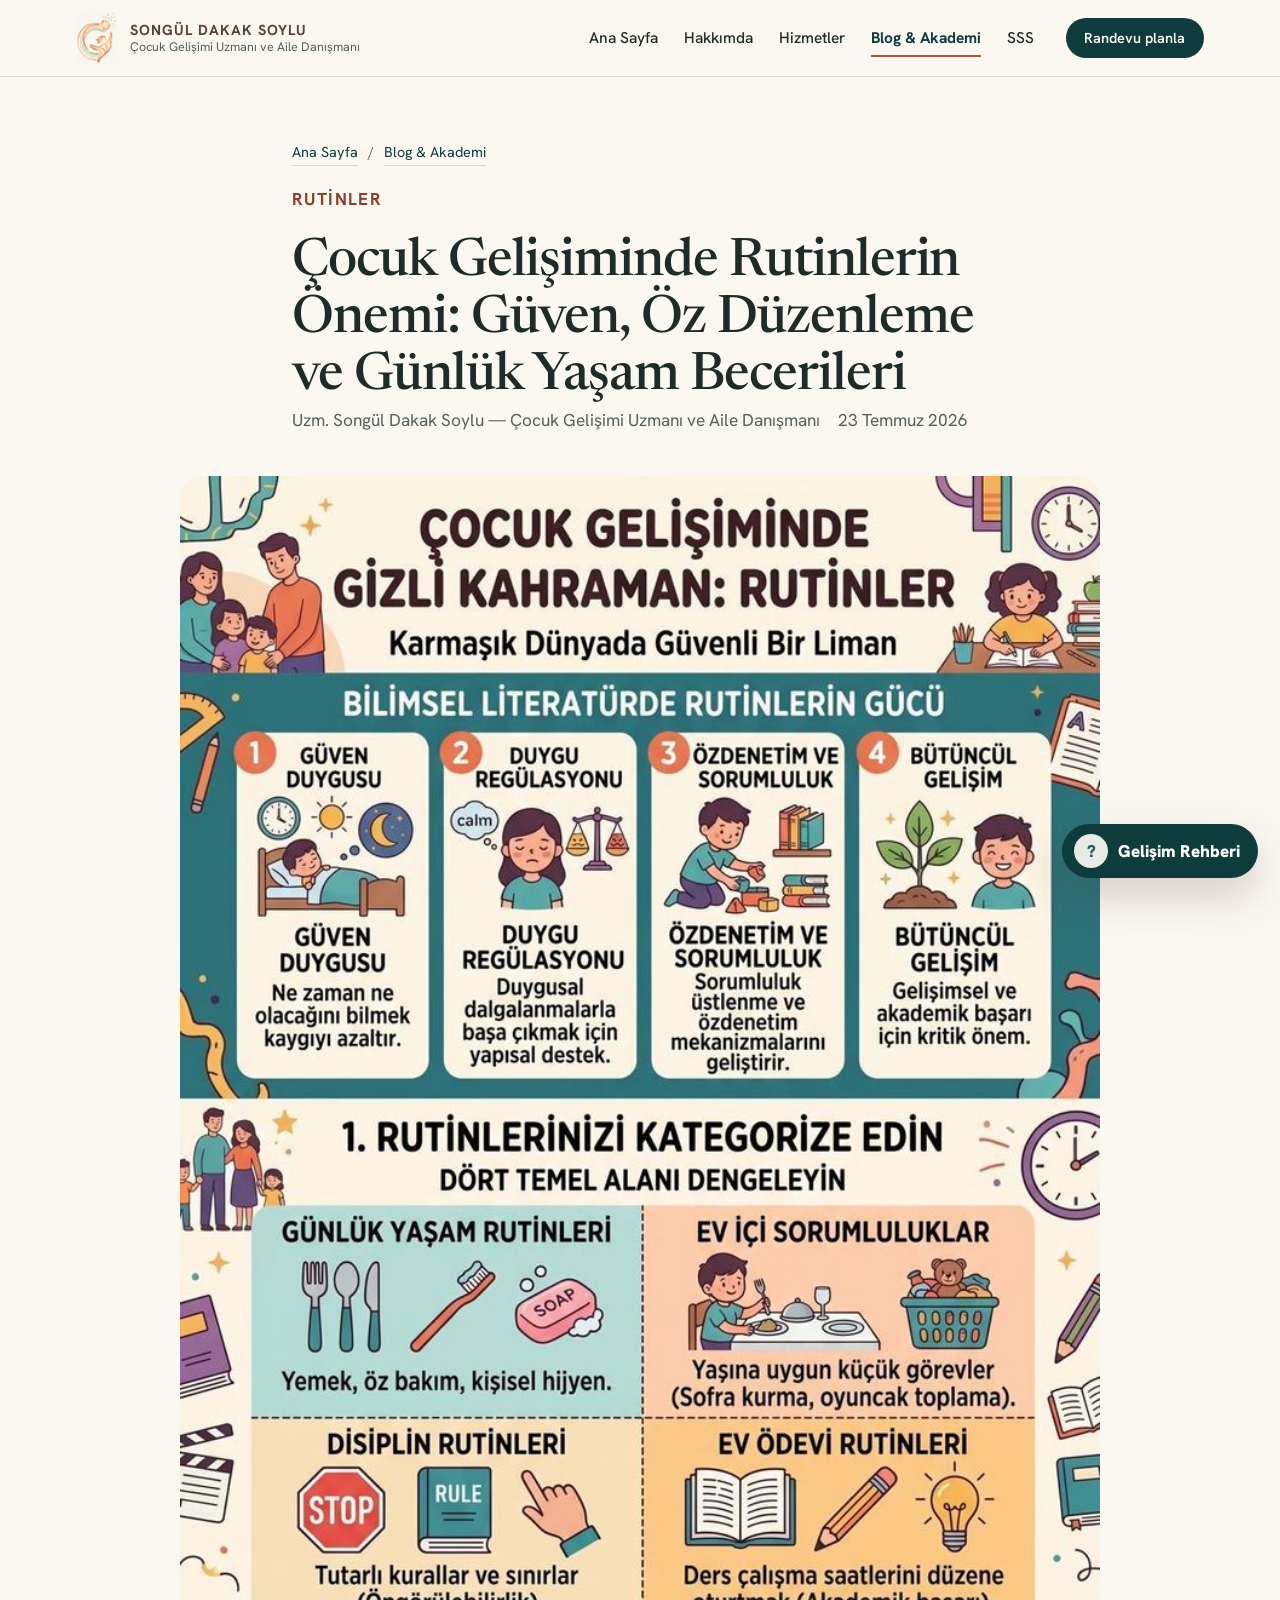
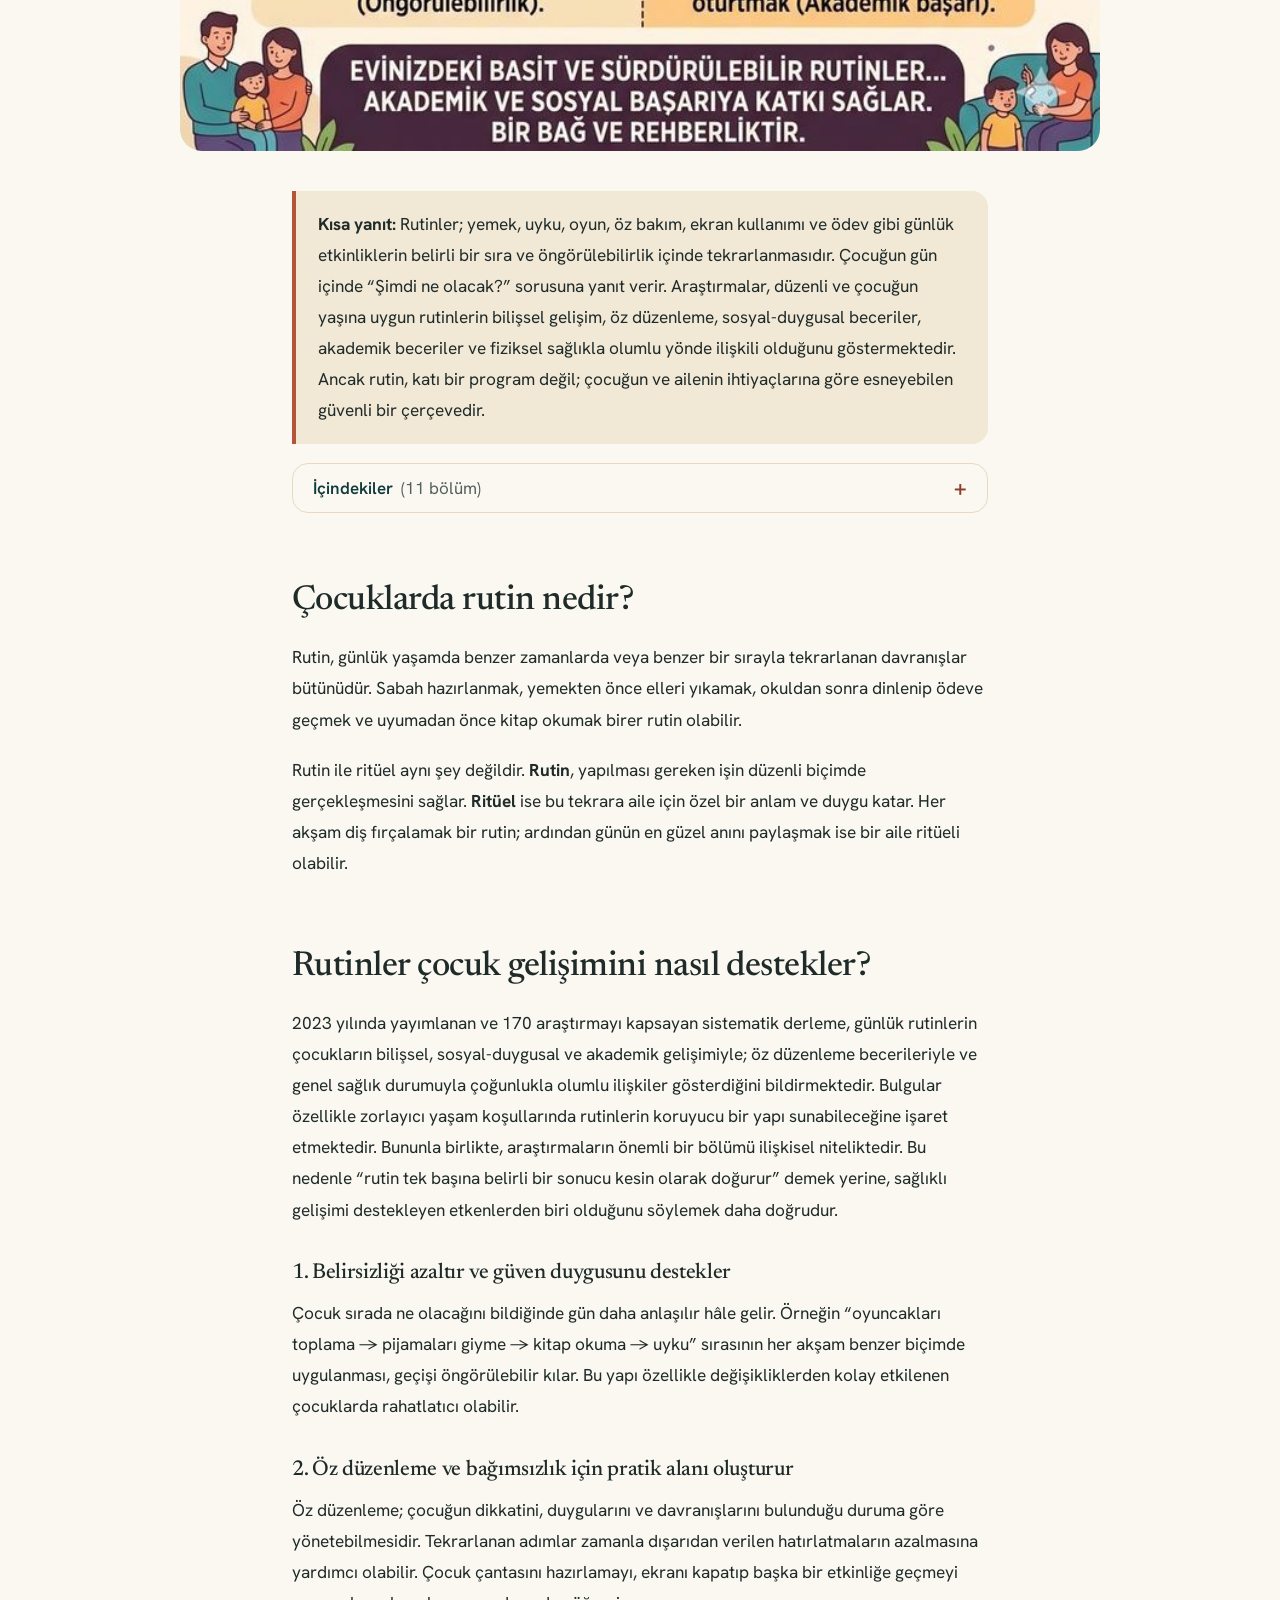
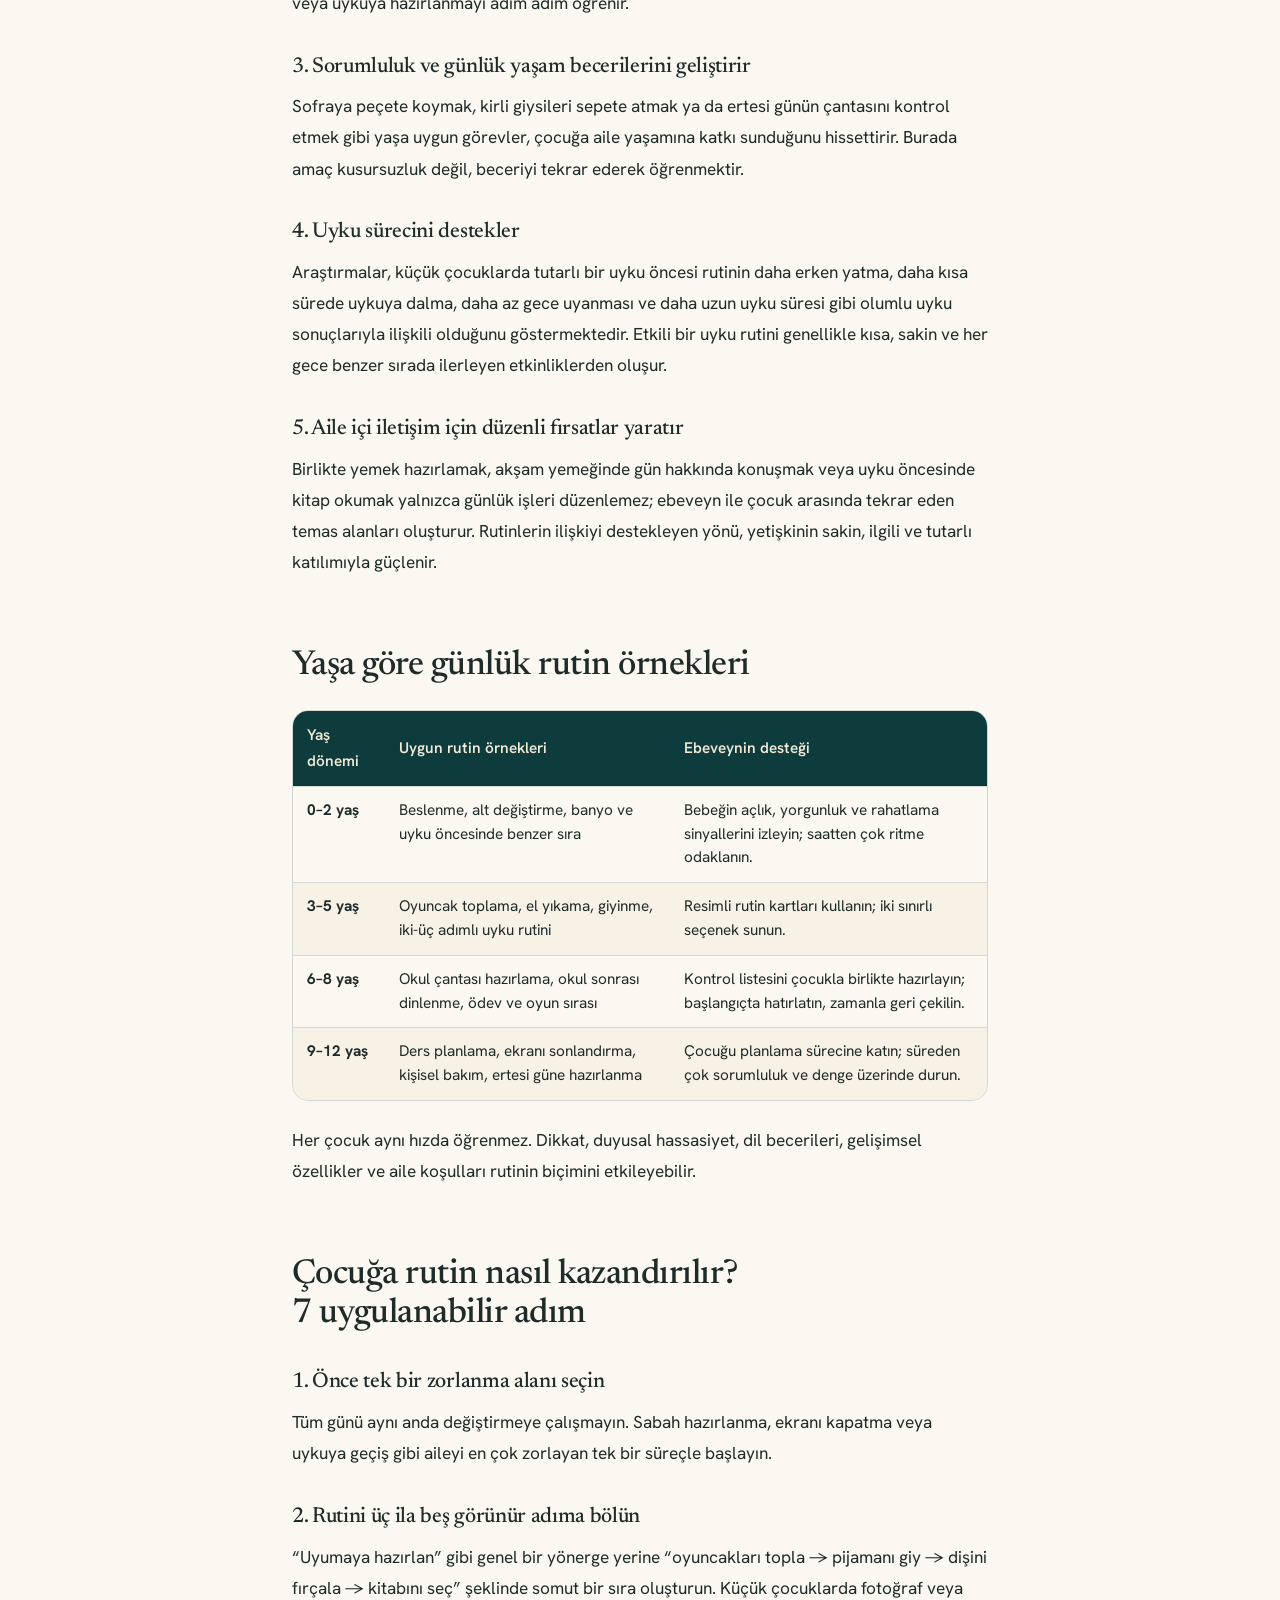
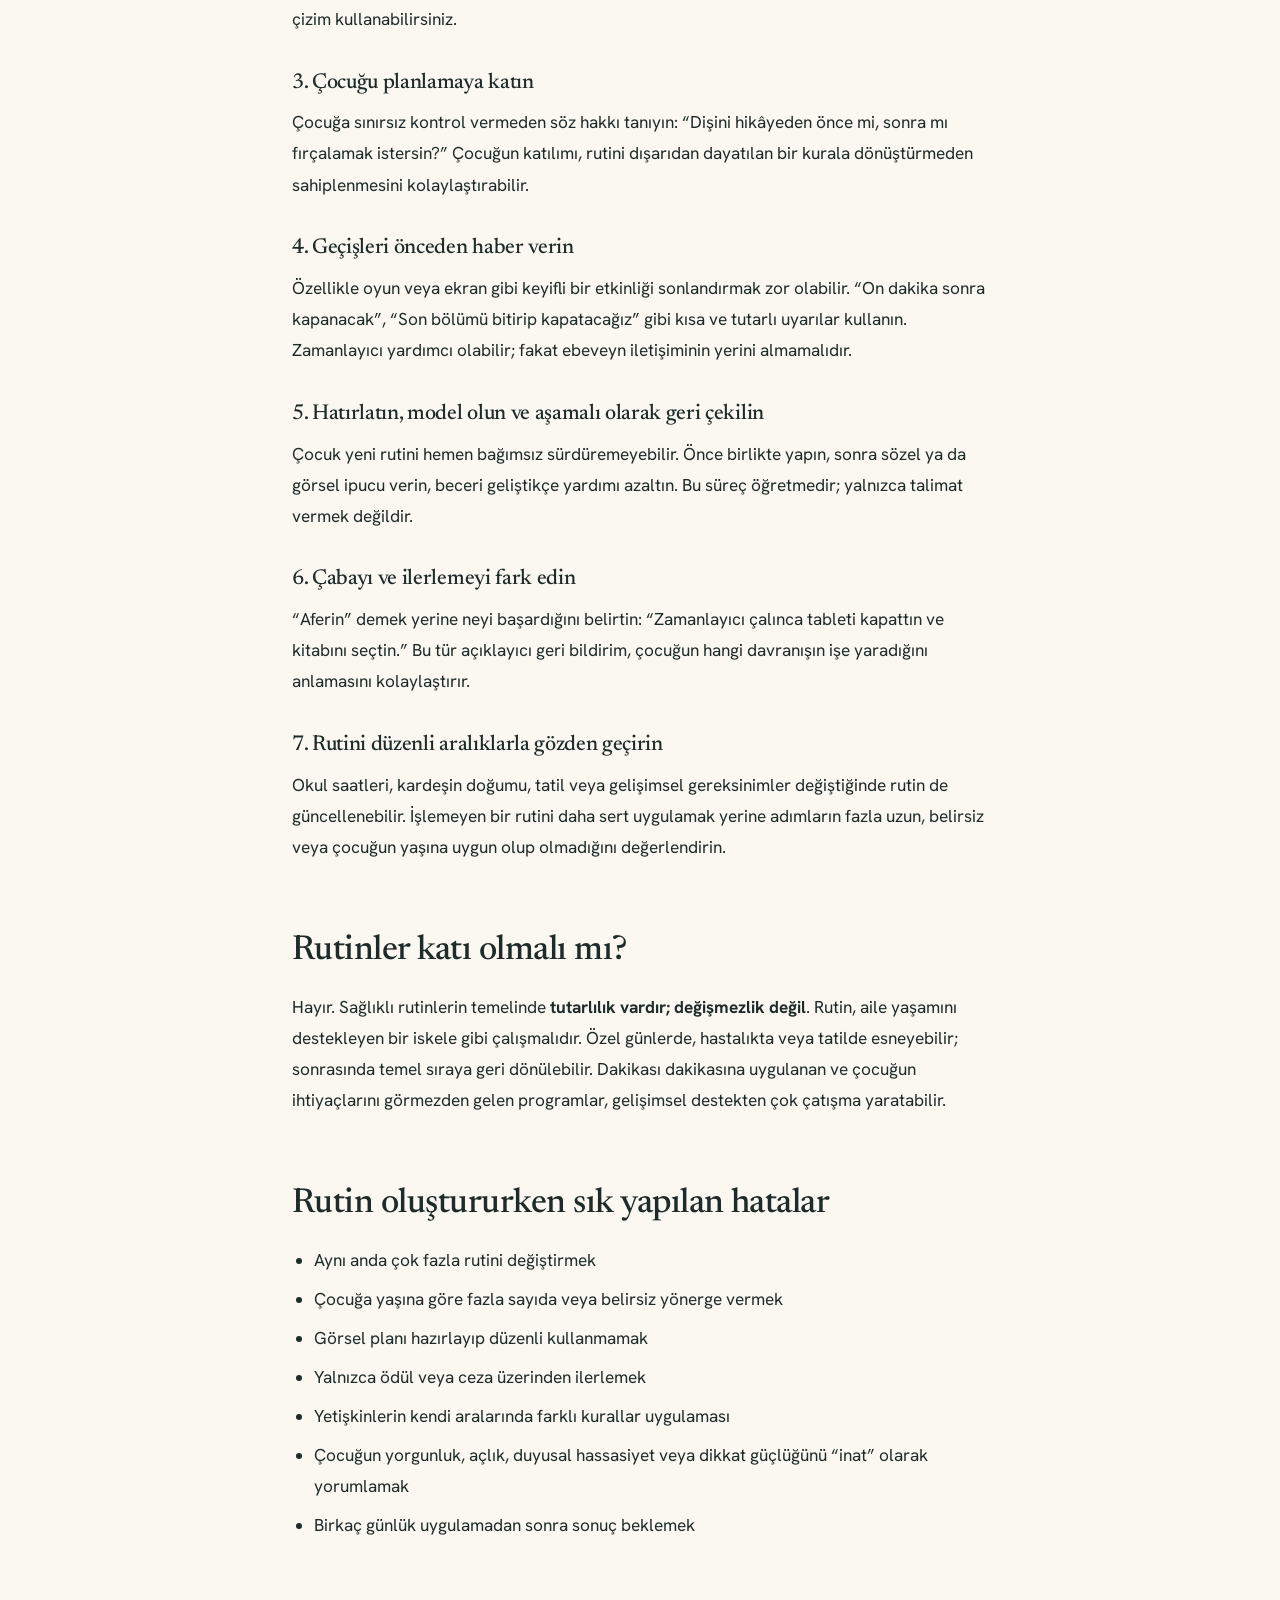
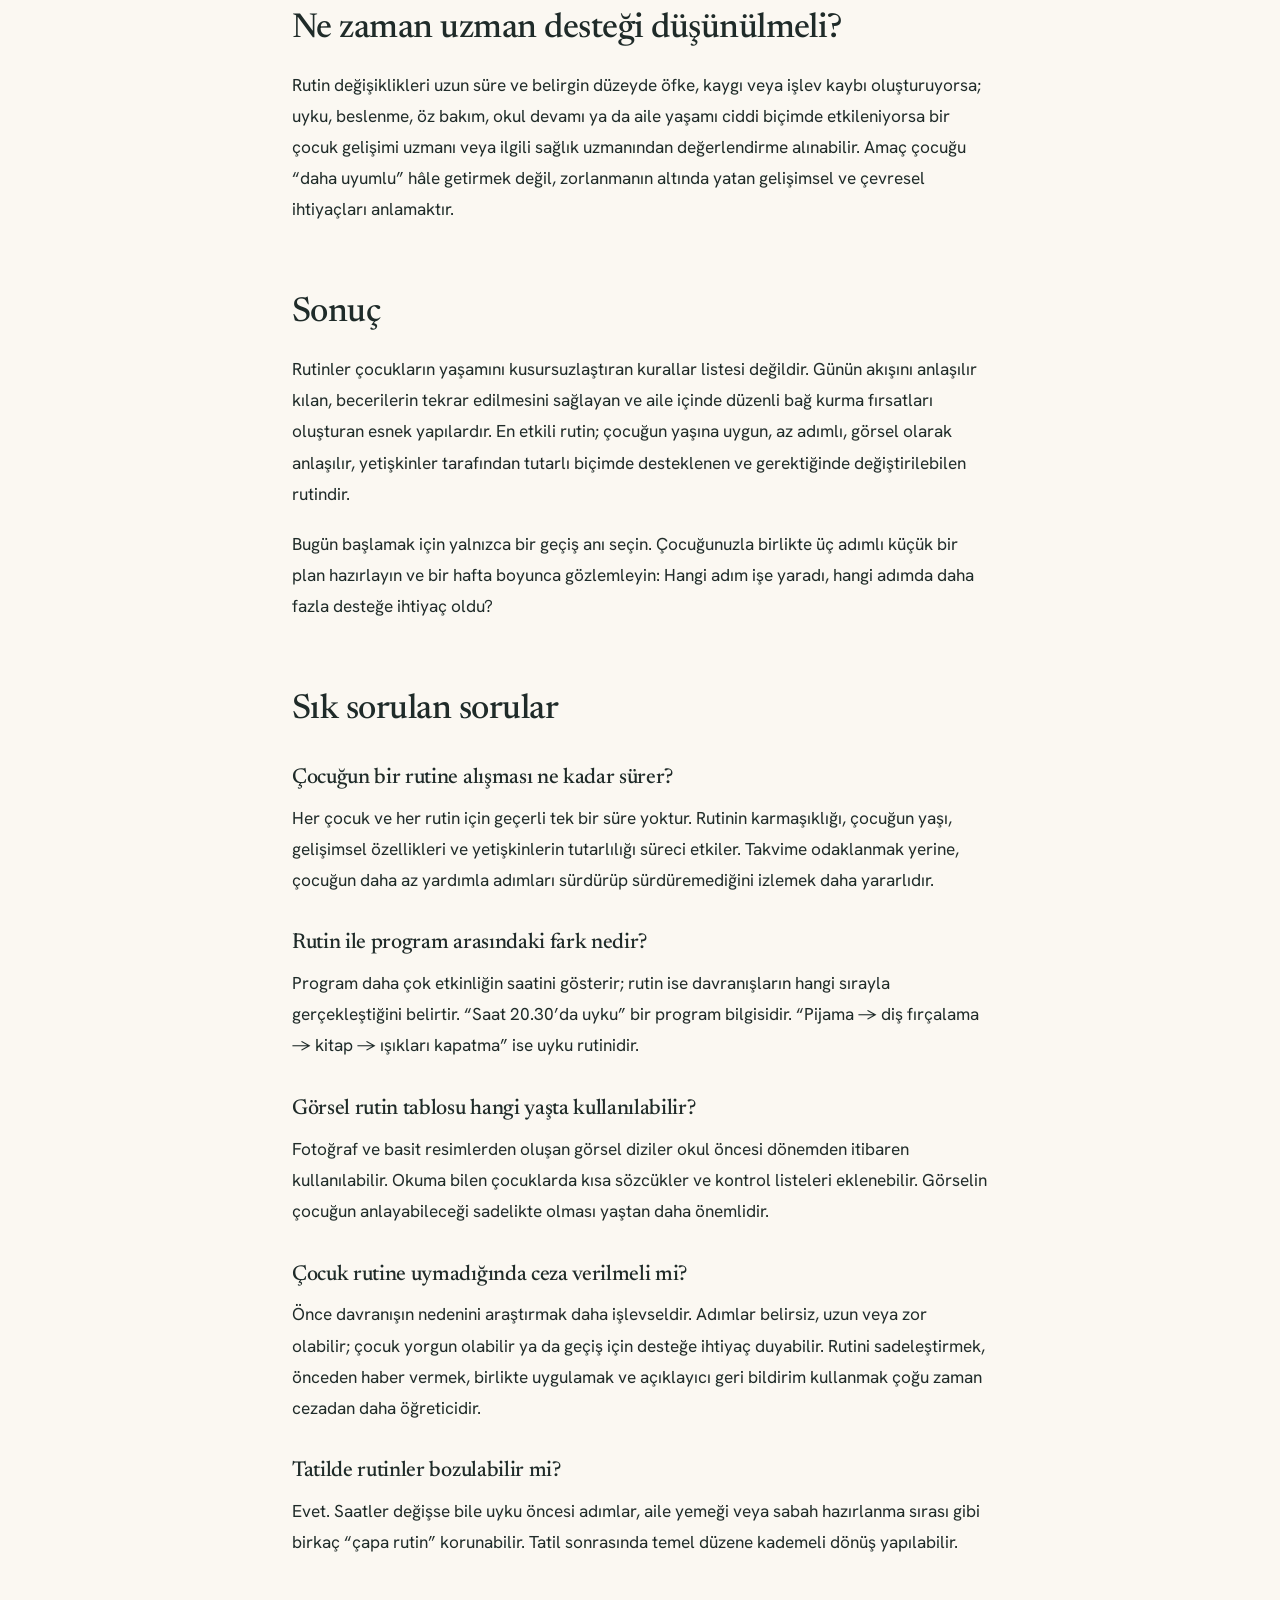
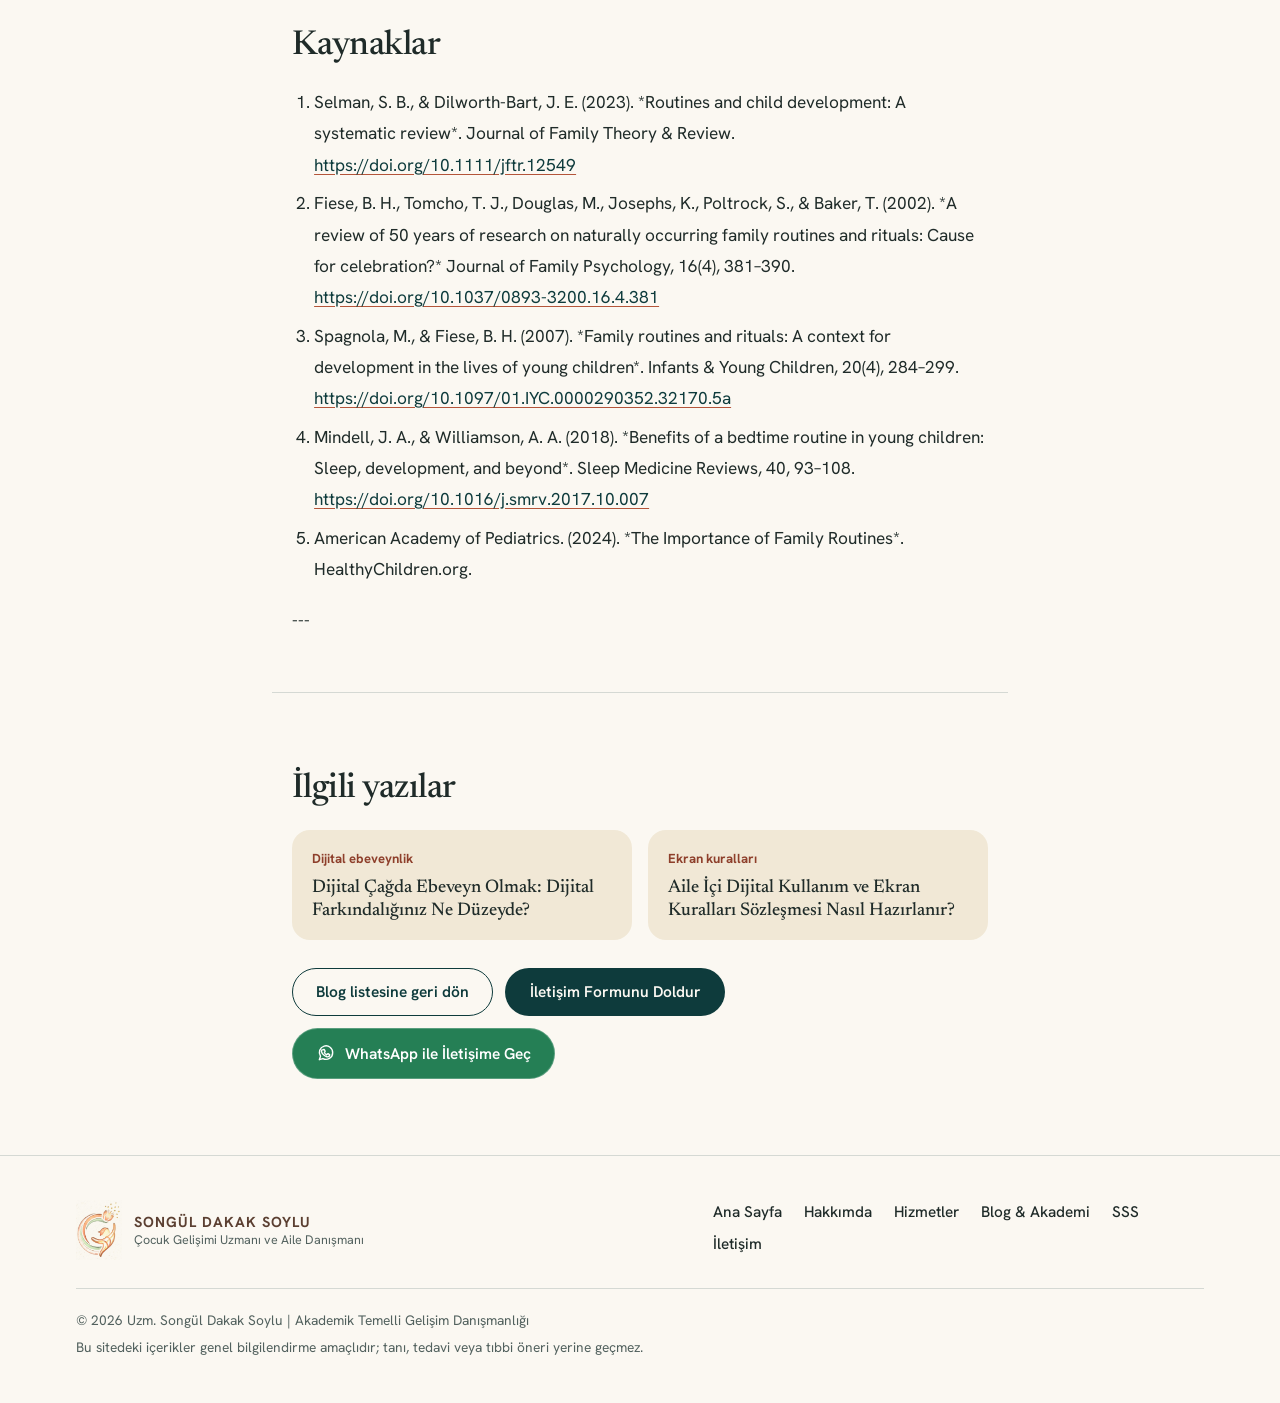
<file: blog/cocuklarda-rutinlerin-onemi/index.html>
<!DOCTYPE html>
<html lang="tr">
<head>
  <meta charset="UTF-8">
  <meta name="viewport" content="width=device-width, initial-scale=1.0">
  <title>Çocuklarda Rutinlerin Önemi: Yaşa Göre Örnekler ve 7 Uygulanabilir Adım</title>
  <meta name="description" content="Çocuklarda rutinler neden önemlidir? Uyku, yemek, ödev ve ekran rutinlerinin gelişime katkısını; yaşa göre örnekleri ve uygulanabilir adımları keşfedin.">
  <link rel="canonical" href="https://songuldakaksoylu.com/blog/cocuklarda-rutinlerin-onemi/">
  <meta property="og:type" content="article">
  <meta property="og:locale" content="tr_TR">
  <meta property="og:title" content="Çocuklarda Rutinlerin Önemi: Yaşa Göre Örnekler ve 7 Uygulanabilir Adım">
  <meta property="og:description" content="Çocuklarda rutinler neden önemlidir? Uyku, yemek, ödev ve ekran rutinlerinin gelişime katkısını; yaşa göre örnekleri ve uygulanabilir adımları keşfedin.">
  <meta property="og:url" content="https://songuldakaksoylu.com/blog/cocuklarda-rutinlerin-onemi/">
  <meta property="og:image" content="https://songuldakaksoylu.com/assets/images/share/blog-rutin.jpg">
  <meta property="og:image:width" content="1200">
  <meta property="og:image:height" content="630">
  <meta name="twitter:card" content="summary_large_image">
  <meta name="twitter:title" content="Çocuklarda Rutinlerin Önemi: Yaşa Göre Örnekler ve 7 Uygulanabilir Adım">
  <meta name="twitter:description" content="Çocuklarda rutinler neden önemlidir? Uyku, yemek, ödev ve ekran rutinlerinin gelişime katkısını; yaşa göre örnekleri ve uygulanabilir adımları keşfedin.">
  <meta name="twitter:image" content="https://songuldakaksoylu.com/assets/images/share/blog-rutin.jpg">
  <link rel="preconnect" href="https://fonts.googleapis.com">
  <link rel="preconnect" href="https://fonts.gstatic.com" crossorigin>
  <link href="https://fonts.googleapis.com/css2?family=Newsreader:ital,opsz,wght@0,6..72,400;0,6..72,500;0,6..72,600;1,6..72,400&family=Hanken+Grotesk:wght@400;500;600;700&display=swap" rel="stylesheet">
  <link rel="stylesheet" href="../../assets/css/site.css?v=6">
  <script type="application/ld+json">
{
  "@context": "https://schema.org",
  "@type": "BlogPosting",
  "headline": "Çocuk Gelişiminde Rutinlerin Önemi: Güven, Öz Düzenleme ve Günlük Yaşam Becerileri",
  "description": "Çocuklarda rutinler neden önemlidir? Uyku, yemek, ödev ve ekran rutinlerinin gelişime katkısını; yaşa göre örnekleri ve uygulanabilir adımları keşfedin.",
  "image": [
    "https://songuldakaksoylu.com/assets/images/share/blog-rutin.jpg"
  ],
  "author": {
    "@type": "Person",
    "name": "Uzm. Songül Dakak Soylu",
    "jobTitle": "Çocuk Gelişimi Uzmanı ve Aile Danışmanı"
  },
  "publisher": {
    "@type": "Organization",
    "name": "Songül Dakak Soylu",
    "logo": {
      "@type": "ImageObject",
      "url": "https://songuldakaksoylu.com/assets/images/web/logo-isaret.jpg"
    }
  },
  "datePublished": "2026-07-23",
  "dateModified": "2026-07-23",
  "mainEntityOfPage": {
    "@type": "WebPage",
    "@id": "https://songuldakaksoylu.com/blog/cocuklarda-rutinlerin-onemi/"
  },
  "inLanguage": "tr-TR"
}
</script>
<script type="application/ld+json">
{
  "@context": "https://schema.org",
  "@type": "BreadcrumbList",
  "itemListElement": [
    {
      "@type": "ListItem",
      "position": 1,
      "name": "Ana Sayfa",
      "item": "https://songuldakaksoylu.com/"
    },
    {
      "@type": "ListItem",
      "position": 2,
      "name": "Blog & Akademi",
      "item": "https://songuldakaksoylu.com/blog"
    },
    {
      "@type": "ListItem",
      "position": 3,
      "name": "Çocuk Gelişiminde Rutinlerin Önemi: Güven, Öz Düzenleme ve Günlük Yaşam Becerileri",
      "item": "https://songuldakaksoylu.com/blog/cocuklarda-rutinlerin-onemi/"
    }
  ]
}
</script>
<script type="application/ld+json">
{
  "@context": "https://schema.org",
  "@type": "FAQPage",
  "mainEntity": [
    {
      "@type": "Question",
      "name": "Çocuğun bir rutine alışması ne kadar sürer?",
      "acceptedAnswer": {
        "@type": "Answer",
        "text": "Her çocuk ve her rutin için geçerli tek bir süre yoktur. Rutinin karmaşıklığı, çocuğun yaşı, gelişimsel özellikleri ve yetişkinlerin tutarlılığı süreci etkiler. Takvime odaklanmak yerine, çocuğun daha az yardımla adımları sürdürüp sürdüremediğini izlemek daha yararlıdır."
      }
    },
    {
      "@type": "Question",
      "name": "Rutin ile program arasındaki fark nedir?",
      "acceptedAnswer": {
        "@type": "Answer",
        "text": "Program daha çok etkinliğin saatini gösterir; rutin ise davranışların hangi sırayla gerçekleştiğini belirtir. “Saat 20.30’da uyku” bir program bilgisidir. “Pijama → diş fırçalama → kitap → ışıkları kapatma” ise uyku rutinidir."
      }
    },
    {
      "@type": "Question",
      "name": "Görsel rutin tablosu hangi yaşta kullanılabilir?",
      "acceptedAnswer": {
        "@type": "Answer",
        "text": "Fotoğraf ve basit resimlerden oluşan görsel diziler okul öncesi dönemden itibaren kullanılabilir. Okuma bilen çocuklarda kısa sözcükler ve kontrol listeleri eklenebilir. Görselin çocuğun anlayabileceği sadelikte olması yaştan daha önemlidir."
      }
    },
    {
      "@type": "Question",
      "name": "Çocuk rutine uymadığında ceza verilmeli mi?",
      "acceptedAnswer": {
        "@type": "Answer",
        "text": "Önce davranışın nedenini araştırmak daha işlevseldir. Adımlar belirsiz, uzun veya zor olabilir; çocuk yorgun olabilir ya da geçiş için desteğe ihtiyaç duyabilir. Rutini sadeleştirmek, önceden haber vermek, birlikte uygulamak ve açıklayıcı geri bildirim kullanmak çoğu zaman cezadan daha öğreticidir."
      }
    },
    {
      "@type": "Question",
      "name": "Tatilde rutinler bozulabilir mi?",
      "acceptedAnswer": {
        "@type": "Answer",
        "text": "Evet. Saatler değişse bile uyku öncesi adımlar, aile yemeği veya sabah hazırlanma sırası gibi birkaç “çapa rutin” korunabilir. Tatil sonrasında temel düzene kademeli dönüş yapılabilir."
      }
    }
  ]
}
</script>
</head>
<body>
  <a class="skip-link" href="#main">Ana içeriğe geç</a>
  <header class="site-header" data-header>
    <div class="wrap bar">
      <a class="brand" href="/" aria-label="Songül Dakak Soylu, ana sayfa">
        <img class="brand-mark" src="../../assets/images/web/logo-isaret.jpg" alt="Songül Dakak Soylu logosu" width="240" height="240">
        <span class="brand-text"><strong>SONGÜL DAKAK SOYLU</strong><span>Çocuk Gelişimi Uzmanı ve Aile Danışmanı</span></span>
      </a>
      <nav class="nav" id="nav" data-nav aria-label="Ana menü">
        <a href="/">Ana Sayfa</a>
        <a href="/hakkimda">Hakkımda</a>
        <a href="/hizmetler">Hizmetler</a>
        <a href="/blog" aria-current="page">Blog &amp; Akademi</a>
        <a href="/sss">SSS</a>
        <a class="btn btn-primary nav-cta" href="/iletisim">Randevu planla</a>
      </nav>
      <a class="btn btn-primary btn-sm head-cta" href="/iletisim">Randevu planla</a>
      <button class="menu-btn" type="button" data-menu-toggle aria-expanded="false" aria-controls="nav" aria-label="Menüyü aç">
        <svg width="22" height="22" viewBox="0 0 22 22" fill="none" stroke="currentColor" stroke-width="1.8" stroke-linecap="round" aria-hidden="true"><path d="M3 6h16M3 11h16M3 16h16"/></svg>
      </button>
    </div>
  </header>

  <main class="page-main blog-article-page" id="main" tabindex="-1">
    <article class="blog-detail-card blog-article">
      <div class="article-content article-header-content">
        <nav class="article-breadcrumbs" aria-label="Blog yolu"><a href="/">Ana Sayfa</a><span aria-hidden="true">/</span><a href="/blog">Blog & Akademi</a></nav>
        <p class="eyebrow">Rutinler</p>
        <h1 class="article-title">Çocuk Gelişiminde Rutinlerin Önemi: Güven, Öz Düzenleme ve Günlük Yaşam Becerileri</h1>
        <p class="article-meta"><span>Uzm. Songül Dakak Soylu — Çocuk Gelişimi Uzmanı ve Aile Danışmanı</span><time datetime="2026-07-23">23 Temmuz 2026</time></p>
      </div>
      <div class="article-image-container"><img src="../../assets/images/web/blog-rutin.jpg" alt="Çocuklarda uyku, oyun, yemek ve öz bakım rutinlerini anlatan bilgilendirici görsel" loading="eager"></div>
      <section class="article-content">
        <p class="short-answer"><strong>Kısa yanıt:</strong> Rutinler; yemek, uyku, oyun, öz bakım, ekran kullanımı ve ödev gibi günlük etkinliklerin belirli bir sıra ve öngörülebilirlik içinde tekrarlanmasıdır. Çocuğun gün içinde “Şimdi ne olacak?” sorusuna yanıt verir. Araştırmalar, düzenli ve çocuğun yaşına uygun rutinlerin bilişsel gelişim, öz düzenleme, sosyal-duygusal beceriler, akademik beceriler ve fiziksel sağlıkla olumlu yönde ilişkili olduğunu göstermektedir. Ancak rutin, katı bir program değil; çocuğun ve ailenin ihtiyaçlarına göre esneyebilen güvenli bir çerçevedir.</p>
        <nav class="toc" aria-label="İçindekiler"><details><summary>İçindekiler <span>(11 bölüm)</span></summary><ol><li><a href="#cocuklarda-rutin-nedir">Çocuklarda rutin nedir?</a></li><li><a href="#rutinler-cocuk-gelisimini-nasil-destekler">Rutinler çocuk gelişimini nasıl destekler?</a></li><li><a href="#yasa-gore-gunluk-rutin-ornekleri">Yaşa göre günlük rutin örnekleri</a></li><li><a href="#cocuga-rutin-nasil-kazandirilir-7-uygulanabilir-adim">Çocuğa rutin nasıl kazandırılır? 7 uygulanabilir adım</a></li><li><a href="#rutinler-kati-olmali-mi">Rutinler katı olmalı mı?</a></li><li><a href="#rutin-olustururken-sik-yapilan-hatalar">Rutin oluştururken sık yapılan hatalar</a></li><li><a href="#ne-zaman-uzman-destegi-dusunulmeli">Ne zaman uzman desteği düşünülmeli?</a></li><li><a href="#sonuc">Sonuç</a></li><li><a href="#sik-sorulan-sorular">Sık sorulan sorular</a></li><li><a href="#kaynaklar">Kaynaklar</a></li><li><a href="#related-posts-title">İlgili yazılar</a></li></ol></details></nav>
<h2 class="article-section-title" id="cocuklarda-rutin-nedir">Çocuklarda rutin nedir?</h2>
<p>Rutin, günlük yaşamda benzer zamanlarda veya benzer bir sırayla tekrarlanan davranışlar bütünüdür. Sabah hazırlanmak, yemekten önce elleri yıkamak, okuldan sonra dinlenip ödeve geçmek ve uyumadan önce kitap okumak birer rutin olabilir.</p>
<p>Rutin ile ritüel aynı şey değildir. <strong>Rutin</strong>, yapılması gereken işin düzenli biçimde gerçekleşmesini sağlar. <strong>Ritüel</strong> ise bu tekrara aile için özel bir anlam ve duygu katar. Her akşam diş fırçalamak bir rutin; ardından günün en güzel anını paylaşmak ise bir aile ritüeli olabilir.</p>
<h2 class="article-section-title" id="rutinler-cocuk-gelisimini-nasil-destekler">Rutinler çocuk gelişimini nasıl destekler?</h2>
<p>2023 yılında yayımlanan ve 170 araştırmayı kapsayan sistematik derleme, günlük rutinlerin çocukların bilişsel, sosyal-duygusal ve akademik gelişimiyle; öz düzenleme becerileriyle ve genel sağlık durumuyla çoğunlukla olumlu ilişkiler gösterdiğini bildirmektedir. Bulgular özellikle zorlayıcı yaşam koşullarında rutinlerin koruyucu bir yapı sunabileceğine işaret etmektedir. Bununla birlikte, araştırmaların önemli bir bölümü ilişkisel niteliktedir. Bu nedenle “rutin tek başına belirli bir sonucu kesin olarak doğurur” demek yerine, sağlıklı gelişimi destekleyen etkenlerden biri olduğunu söylemek daha doğrudur.</p>
<h3 id="1-belirsizligi-azaltir-ve-guven-duygusunu-destekler">1. Belirsizliği azaltır ve güven duygusunu destekler</h3>
<p>Çocuk sırada ne olacağını bildiğinde gün daha anlaşılır hâle gelir. Örneğin “oyuncakları toplama → pijamaları giyme → kitap okuma → uyku” sırasının her akşam benzer biçimde uygulanması, geçişi öngörülebilir kılar. Bu yapı özellikle değişikliklerden kolay etkilenen çocuklarda rahatlatıcı olabilir.</p>
<h3 id="2-oz-duzenleme-ve-bagimsizlik-icin-pratik-alani-olusturur">2. Öz düzenleme ve bağımsızlık için pratik alanı oluşturur</h3>
<p>Öz düzenleme; çocuğun dikkatini, duygularını ve davranışlarını bulunduğu duruma göre yönetebilmesidir. Tekrarlanan adımlar zamanla dışarıdan verilen hatırlatmaların azalmasına yardımcı olabilir. Çocuk çantasını hazırlamayı, ekranı kapatıp başka bir etkinliğe geçmeyi veya uykuya hazırlanmayı adım adım öğrenir.</p>
<h3 id="3-sorumluluk-ve-gunluk-yasam-becerilerini-gelistirir">3. Sorumluluk ve günlük yaşam becerilerini geliştirir</h3>
<p>Sofraya peçete koymak, kirli giysileri sepete atmak ya da ertesi günün çantasını kontrol etmek gibi yaşa uygun görevler, çocuğa aile yaşamına katkı sunduğunu hissettirir. Burada amaç kusursuzluk değil, beceriyi tekrar ederek öğrenmektir.</p>
<h3 id="4-uyku-surecini-destekler">4. Uyku sürecini destekler</h3>
<p>Araştırmalar, küçük çocuklarda tutarlı bir uyku öncesi rutinin daha erken yatma, daha kısa sürede uykuya dalma, daha az gece uyanması ve daha uzun uyku süresi gibi olumlu uyku sonuçlarıyla ilişkili olduğunu göstermektedir. Etkili bir uyku rutini genellikle kısa, sakin ve her gece benzer sırada ilerleyen etkinliklerden oluşur.</p>
<h3 id="5-aile-ici-iletisim-icin-duzenli-firsatlar-yaratir">5. Aile içi iletişim için düzenli fırsatlar yaratır</h3>
<p>Birlikte yemek hazırlamak, akşam yemeğinde gün hakkında konuşmak veya uyku öncesinde kitap okumak yalnızca günlük işleri düzenlemez; ebeveyn ile çocuk arasında tekrar eden temas alanları oluşturur. Rutinlerin ilişkiyi destekleyen yönü, yetişkinin sakin, ilgili ve tutarlı katılımıyla güçlenir.</p>
<h2 class="article-section-title" id="yasa-gore-gunluk-rutin-ornekleri">Yaşa göre günlük rutin örnekleri</h2>
<div class="table-wrap"><table><thead><tr><th>Yaş dönemi</th><th>Uygun rutin örnekleri</th><th>Ebeveynin desteği</th></tr></thead><tbody><tr><td><strong>0–2 yaş</strong></td><td>Beslenme, alt değiştirme, banyo ve uyku öncesinde benzer sıra</td><td>Bebeğin açlık, yorgunluk ve rahatlama sinyallerini izleyin; saatten çok ritme odaklanın.</td></tr><tr><td><strong>3–5 yaş</strong></td><td>Oyuncak toplama, el yıkama, giyinme, iki-üç adımlı uyku rutini</td><td>Resimli rutin kartları kullanın; iki sınırlı seçenek sunun.</td></tr><tr><td><strong>6–8 yaş</strong></td><td>Okul çantası hazırlama, okul sonrası dinlenme, ödev ve oyun sırası</td><td>Kontrol listesini çocukla birlikte hazırlayın; başlangıçta hatırlatın, zamanla geri çekilin.</td></tr><tr><td><strong>9–12 yaş</strong></td><td>Ders planlama, ekranı sonlandırma, kişisel bakım, ertesi güne hazırlanma</td><td>Çocuğu planlama sürecine katın; süreden çok sorumluluk ve denge üzerinde durun.</td></tr></tbody></table></div>
<p>Her çocuk aynı hızda öğrenmez. Dikkat, duyusal hassasiyet, dil becerileri, gelişimsel özellikler ve aile koşulları rutinin biçimini etkileyebilir.</p>
<h2 class="article-section-title" id="cocuga-rutin-nasil-kazandirilir-7-uygulanabilir-adim">Çocuğa rutin nasıl kazandırılır? 7 uygulanabilir adım</h2>
<h3 id="1-once-tek-bir-zorlanma-alani-secin">1. Önce tek bir zorlanma alanı seçin</h3>
<p>Tüm günü aynı anda değiştirmeye çalışmayın. Sabah hazırlanma, ekranı kapatma veya uykuya geçiş gibi aileyi en çok zorlayan tek bir süreçle başlayın.</p>
<h3 id="2-rutini-uc-ila-bes-gorunur-adima-bolun">2. Rutini üç ila beş görünür adıma bölün</h3>
<p>“Uyumaya hazırlan” gibi genel bir yönerge yerine “oyuncakları topla → pijamanı giy → dişini fırçala → kitabını seç” şeklinde somut bir sıra oluşturun. Küçük çocuklarda fotoğraf veya çizim kullanabilirsiniz.</p>
<h3 id="3-cocugu-planlamaya-katin">3. Çocuğu planlamaya katın</h3>
<p>Çocuğa sınırsız kontrol vermeden söz hakkı tanıyın: “Dişini hikâyeden önce mi, sonra mı fırçalamak istersin?” Çocuğun katılımı, rutini dışarıdan dayatılan bir kurala dönüştürmeden sahiplenmesini kolaylaştırabilir.</p>
<h3 id="4-gecisleri-onceden-haber-verin">4. Geçişleri önceden haber verin</h3>
<p>Özellikle oyun veya ekran gibi keyifli bir etkinliği sonlandırmak zor olabilir. “On dakika sonra kapanacak”, “Son bölümü bitirip kapatacağız” gibi kısa ve tutarlı uyarılar kullanın. Zamanlayıcı yardımcı olabilir; fakat ebeveyn iletişiminin yerini almamalıdır.</p>
<h3 id="5-hatirlatin-model-olun-ve-asamali-olarak-geri-cekilin">5. Hatırlatın, model olun ve aşamalı olarak geri çekilin</h3>
<p>Çocuk yeni rutini hemen bağımsız sürdüremeyebilir. Önce birlikte yapın, sonra sözel ya da görsel ipucu verin, beceri geliştikçe yardımı azaltın. Bu süreç öğretmedir; yalnızca talimat vermek değildir.</p>
<h3 id="6-cabayi-ve-ilerlemeyi-fark-edin">6. Çabayı ve ilerlemeyi fark edin</h3>
<p>“Aferin” demek yerine neyi başardığını belirtin: “Zamanlayıcı çalınca tableti kapattın ve kitabını seçtin.” Bu tür açıklayıcı geri bildirim, çocuğun hangi davranışın işe yaradığını anlamasını kolaylaştırır.</p>
<h3 id="7-rutini-duzenli-araliklarla-gozden-gecirin">7. Rutini düzenli aralıklarla gözden geçirin</h3>
<p>Okul saatleri, kardeşin doğumu, tatil veya gelişimsel gereksinimler değiştiğinde rutin de güncellenebilir. İşlemeyen bir rutini daha sert uygulamak yerine adımların fazla uzun, belirsiz veya çocuğun yaşına uygun olup olmadığını değerlendirin.</p>
<h2 class="article-section-title" id="rutinler-kati-olmali-mi">Rutinler katı olmalı mı?</h2>
<p>Hayır. Sağlıklı rutinlerin temelinde <strong>tutarlılık vardır; değişmezlik değil</strong>. Rutin, aile yaşamını destekleyen bir iskele gibi çalışmalıdır. Özel günlerde, hastalıkta veya tatilde esneyebilir; sonrasında temel sıraya geri dönülebilir. Dakikası dakikasına uygulanan ve çocuğun ihtiyaçlarını görmezden gelen programlar, gelişimsel destekten çok çatışma yaratabilir.</p>
<h2 class="article-section-title" id="rutin-olustururken-sik-yapilan-hatalar">Rutin oluştururken sık yapılan hatalar</h2>
<ul><li>Aynı anda çok fazla rutini değiştirmek</li><li>Çocuğa yaşına göre fazla sayıda veya belirsiz yönerge vermek</li><li>Görsel planı hazırlayıp düzenli kullanmamak</li><li>Yalnızca ödül veya ceza üzerinden ilerlemek</li><li>Yetişkinlerin kendi aralarında farklı kurallar uygulaması</li><li>Çocuğun yorgunluk, açlık, duyusal hassasiyet veya dikkat güçlüğünü “inat” olarak yorumlamak</li><li>Birkaç günlük uygulamadan sonra sonuç beklemek</li></ul>
<h2 class="article-section-title" id="ne-zaman-uzman-destegi-dusunulmeli">Ne zaman uzman desteği düşünülmeli?</h2>
<p>Rutin değişiklikleri uzun süre ve belirgin düzeyde öfke, kaygı veya işlev kaybı oluşturuyorsa; uyku, beslenme, öz bakım, okul devamı ya da aile yaşamı ciddi biçimde etkileniyorsa bir çocuk gelişimi uzmanı veya ilgili sağlık uzmanından değerlendirme alınabilir. Amaç çocuğu “daha uyumlu” hâle getirmek değil, zorlanmanın altında yatan gelişimsel ve çevresel ihtiyaçları anlamaktır.</p>
<h2 class="article-section-title" id="sonuc">Sonuç</h2>
<p>Rutinler çocukların yaşamını kusursuzlaştıran kurallar listesi değildir. Günün akışını anlaşılır kılan, becerilerin tekrar edilmesini sağlayan ve aile içinde düzenli bağ kurma fırsatları oluşturan esnek yapılardır. En etkili rutin; çocuğun yaşına uygun, az adımlı, görsel olarak anlaşılır, yetişkinler tarafından tutarlı biçimde desteklenen ve gerektiğinde değiştirilebilen rutindir.</p>
<p>Bugün başlamak için yalnızca bir geçiş anı seçin. Çocuğunuzla birlikte üç adımlı küçük bir plan hazırlayın ve bir hafta boyunca gözlemleyin: Hangi adım işe yaradı, hangi adımda daha fazla desteğe ihtiyaç oldu?</p>
<h2 class="article-section-title" id="sik-sorulan-sorular">Sık sorulan sorular</h2>
<h3 id="cocugun-bir-rutine-alismasi-ne-kadar-surer">Çocuğun bir rutine alışması ne kadar sürer?</h3>
<p>Her çocuk ve her rutin için geçerli tek bir süre yoktur. Rutinin karmaşıklığı, çocuğun yaşı, gelişimsel özellikleri ve yetişkinlerin tutarlılığı süreci etkiler. Takvime odaklanmak yerine, çocuğun daha az yardımla adımları sürdürüp sürdüremediğini izlemek daha yararlıdır.</p>
<h3 id="rutin-ile-program-arasindaki-fark-nedir">Rutin ile program arasındaki fark nedir?</h3>
<p>Program daha çok etkinliğin saatini gösterir; rutin ise davranışların hangi sırayla gerçekleştiğini belirtir. “Saat 20.30’da uyku” bir program bilgisidir. “Pijama → diş fırçalama → kitap → ışıkları kapatma” ise uyku rutinidir.</p>
<h3 id="gorsel-rutin-tablosu-hangi-yasta-kullanilabilir">Görsel rutin tablosu hangi yaşta kullanılabilir?</h3>
<p>Fotoğraf ve basit resimlerden oluşan görsel diziler okul öncesi dönemden itibaren kullanılabilir. Okuma bilen çocuklarda kısa sözcükler ve kontrol listeleri eklenebilir. Görselin çocuğun anlayabileceği sadelikte olması yaştan daha önemlidir.</p>
<h3 id="cocuk-rutine-uymadiginda-ceza-verilmeli-mi">Çocuk rutine uymadığında ceza verilmeli mi?</h3>
<p>Önce davranışın nedenini araştırmak daha işlevseldir. Adımlar belirsiz, uzun veya zor olabilir; çocuk yorgun olabilir ya da geçiş için desteğe ihtiyaç duyabilir. Rutini sadeleştirmek, önceden haber vermek, birlikte uygulamak ve açıklayıcı geri bildirim kullanmak çoğu zaman cezadan daha öğreticidir.</p>
<h3 id="tatilde-rutinler-bozulabilir-mi">Tatilde rutinler bozulabilir mi?</h3>
<p>Evet. Saatler değişse bile uyku öncesi adımlar, aile yemeği veya sabah hazırlanma sırası gibi birkaç “çapa rutin” korunabilir. Tatil sonrasında temel düzene kademeli dönüş yapılabilir.</p>
<h2 class="article-section-title" id="kaynaklar">Kaynaklar</h2>
<ol><li>Selman, S. B., &amp; Dilworth-Bart, J. E. (2023). *Routines and child development: A systematic review*. Journal of Family Theory &amp; Review. <a href="https://doi.org/10.1111/jftr.12549" target="_blank" rel="noopener noreferrer">https://doi.org/10.1111/jftr.12549</a></li><li>Fiese, B. H., Tomcho, T. J., Douglas, M., Josephs, K., Poltrock, S., &amp; Baker, T. (2002). *A review of 50 years of research on naturally occurring family routines and rituals: Cause for celebration?* Journal of Family Psychology, 16(4), 381–390. <a href="https://doi.org/10.1037/0893-3200.16.4.381" target="_blank" rel="noopener noreferrer">https://doi.org/10.1037/0893-3200.16.4.381</a></li><li>Spagnola, M., &amp; Fiese, B. H. (2007). *Family routines and rituals: A context for development in the lives of young children*. Infants &amp; Young Children, 20(4), 284–299. <a href="https://doi.org/10.1097/01.IYC.0000290352.32170.5a" target="_blank" rel="noopener noreferrer">https://doi.org/10.1097/01.IYC.0000290352.32170.5a</a></li><li>Mindell, J. A., &amp; Williamson, A. A. (2018). *Benefits of a bedtime routine in young children: Sleep, development, and beyond*. Sleep Medicine Reviews, 40, 93–108. <a href="https://doi.org/10.1016/j.smrv.2017.10.007" target="_blank" rel="noopener noreferrer">https://doi.org/10.1016/j.smrv.2017.10.007</a></li><li>American Academy of Pediatrics. (2024). *The Importance of Family Routines*. HealthyChildren.org.</li></ol>
<p>---</p>
      </section>
      <section class="article-content related-posts" aria-labelledby="related-posts-title">
        <h2 id="related-posts-title" class="article-section-title">İlgili yazılar</h2>
        <div class="related-grid"><a class="related-card" href="../dijital-ebeveynlik-farkindaligi/">
          <span>Dijital ebeveynlik</span>
          <strong>Dijital Çağda Ebeveyn Olmak: Dijital Farkındalığınız Ne Düzeyde?</strong>
        </a>
<a class="related-card" href="../aile-ici-ekran-kurallari-sozlesmesi/">
          <span>Ekran kuralları</span>
          <strong>Aile İçi Dijital Kullanım ve Ekran Kuralları Sözleşmesi Nasıl Hazırlanır?</strong>
        </a></div>
        <div class="article-nav-actions"><a class="button secondary" href="/blog">Blog listesine geri dön</a><a class="button primary" href="/iletisim">İletişim Formunu Doldur</a></div>
      </section>
    </article>
  </main>

  <footer class="footer site-footer">
    <div class="wrap">
      <a class="brand" href="/" aria-label="Ana sayfa">
        <img class="brand-mark" src="../../assets/images/web/logo-isaret.jpg" alt="" width="240" height="240">
        <span class="brand-text"><strong>SONGÜL DAKAK SOYLU</strong><span>Çocuk Gelişimi Uzmanı ve Aile Danışmanı</span></span>
      </a>
      <nav aria-label="Alt menü"><a href="/">Ana Sayfa</a><a href="/hakkimda">Hakkımda</a><a href="/hizmetler">Hizmetler</a><a href="/blog">Blog &amp; Akademi</a><a href="/sss">SSS</a><a href="/iletisim">İletişim</a></nav>
      <div class="legal">
        <span>© 2026 Uzm. Songül Dakak Soylu | Akademik Temelli Gelişim Danışmanlığı</span>
        <span>Bu sitedeki içerikler genel bilgilendirme amaçlıdır; tanı, tedavi veya tıbbi öneri yerine geçmez.</span>
      </div>
    </div>
  </footer>
  <script src="../../assets/js/chatbot.js"></script>
  <script src="../../assets/js/main.js"></script>
  <script src="../../assets/js/site.js" defer></script>
</body>
</html>
</file>
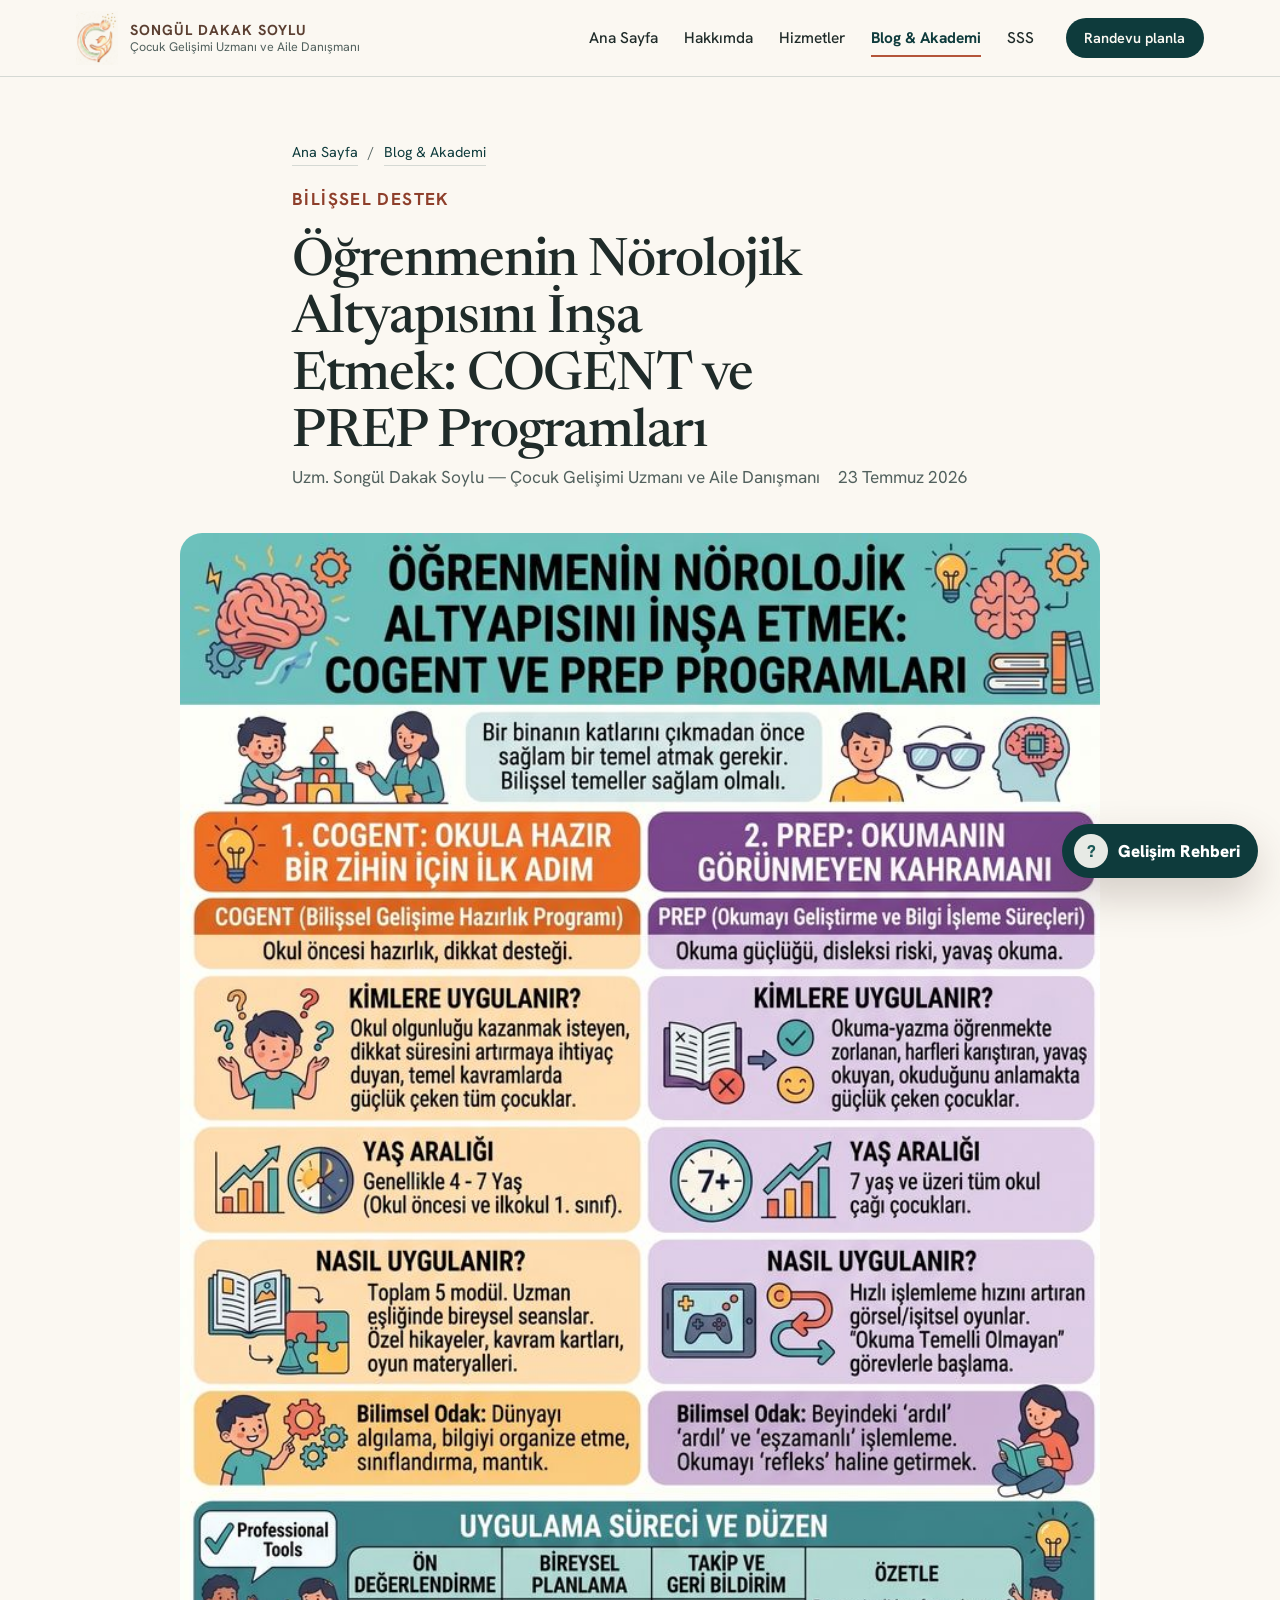
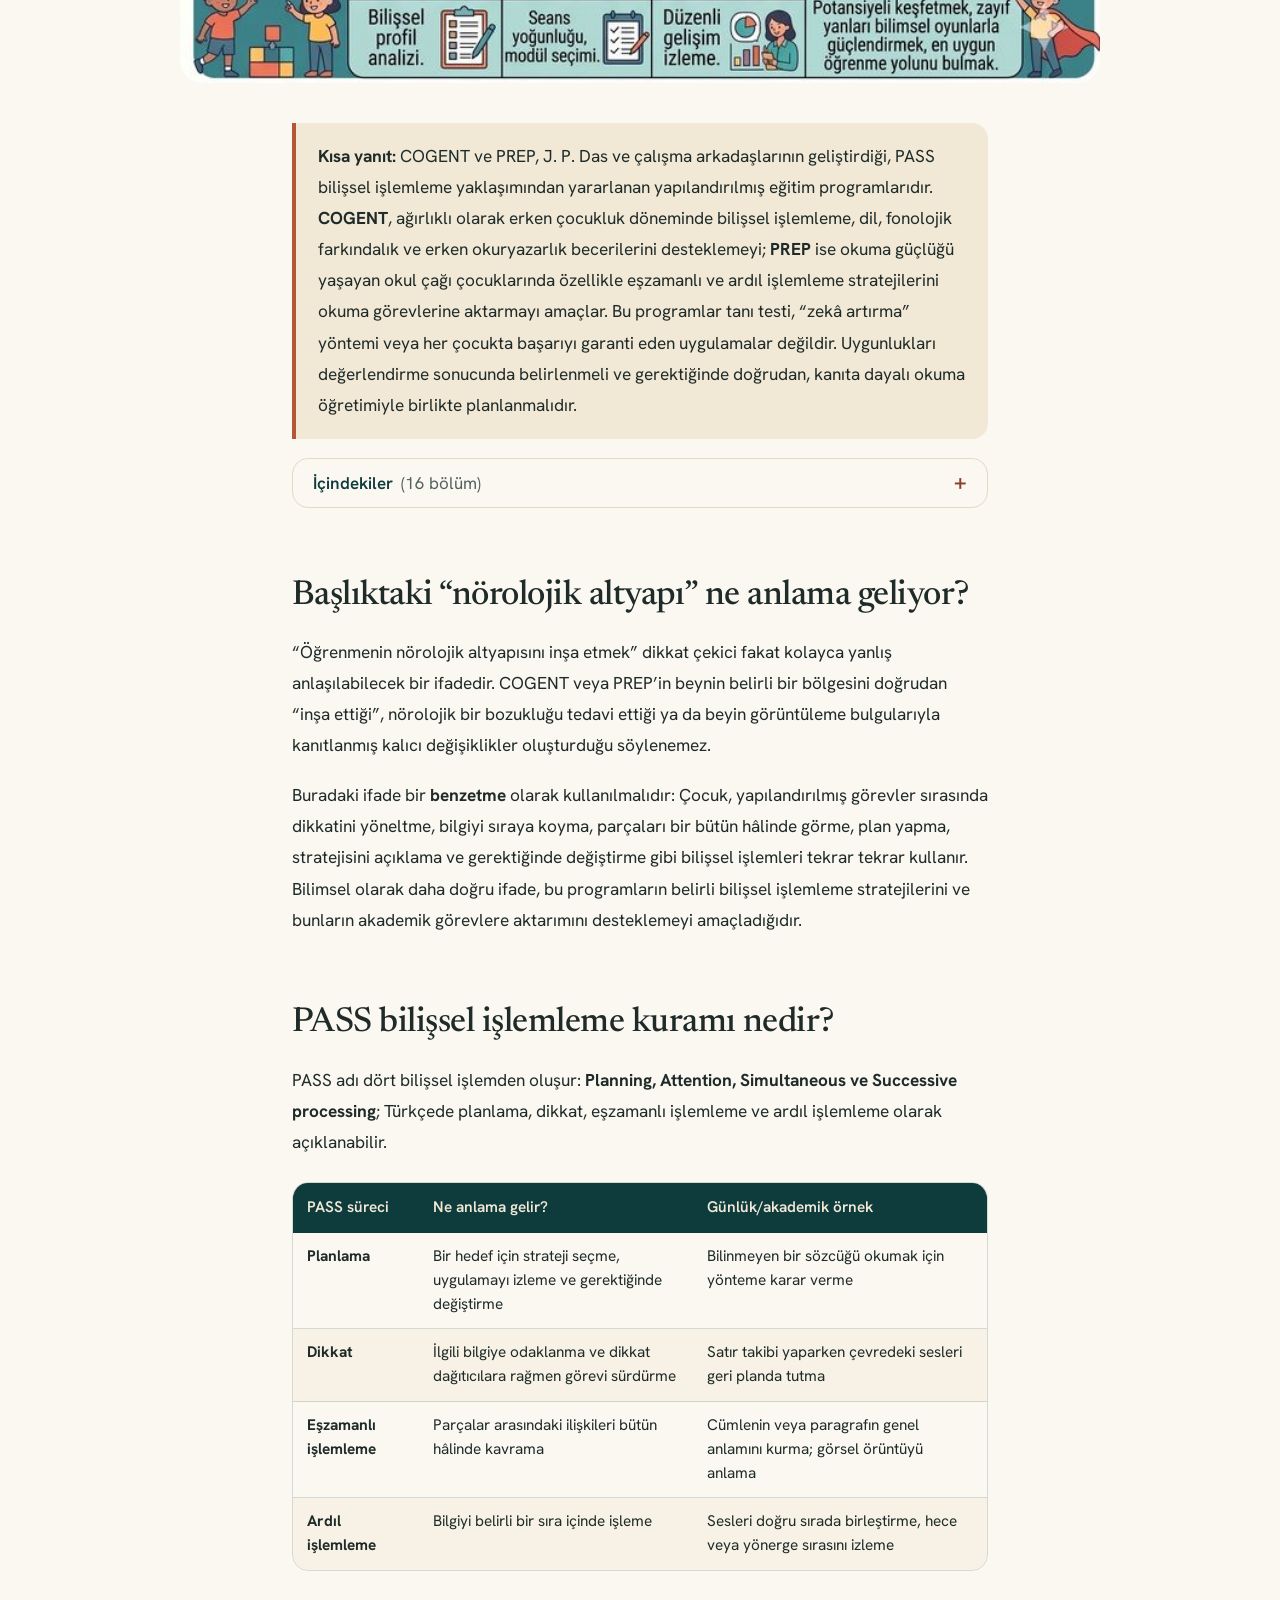
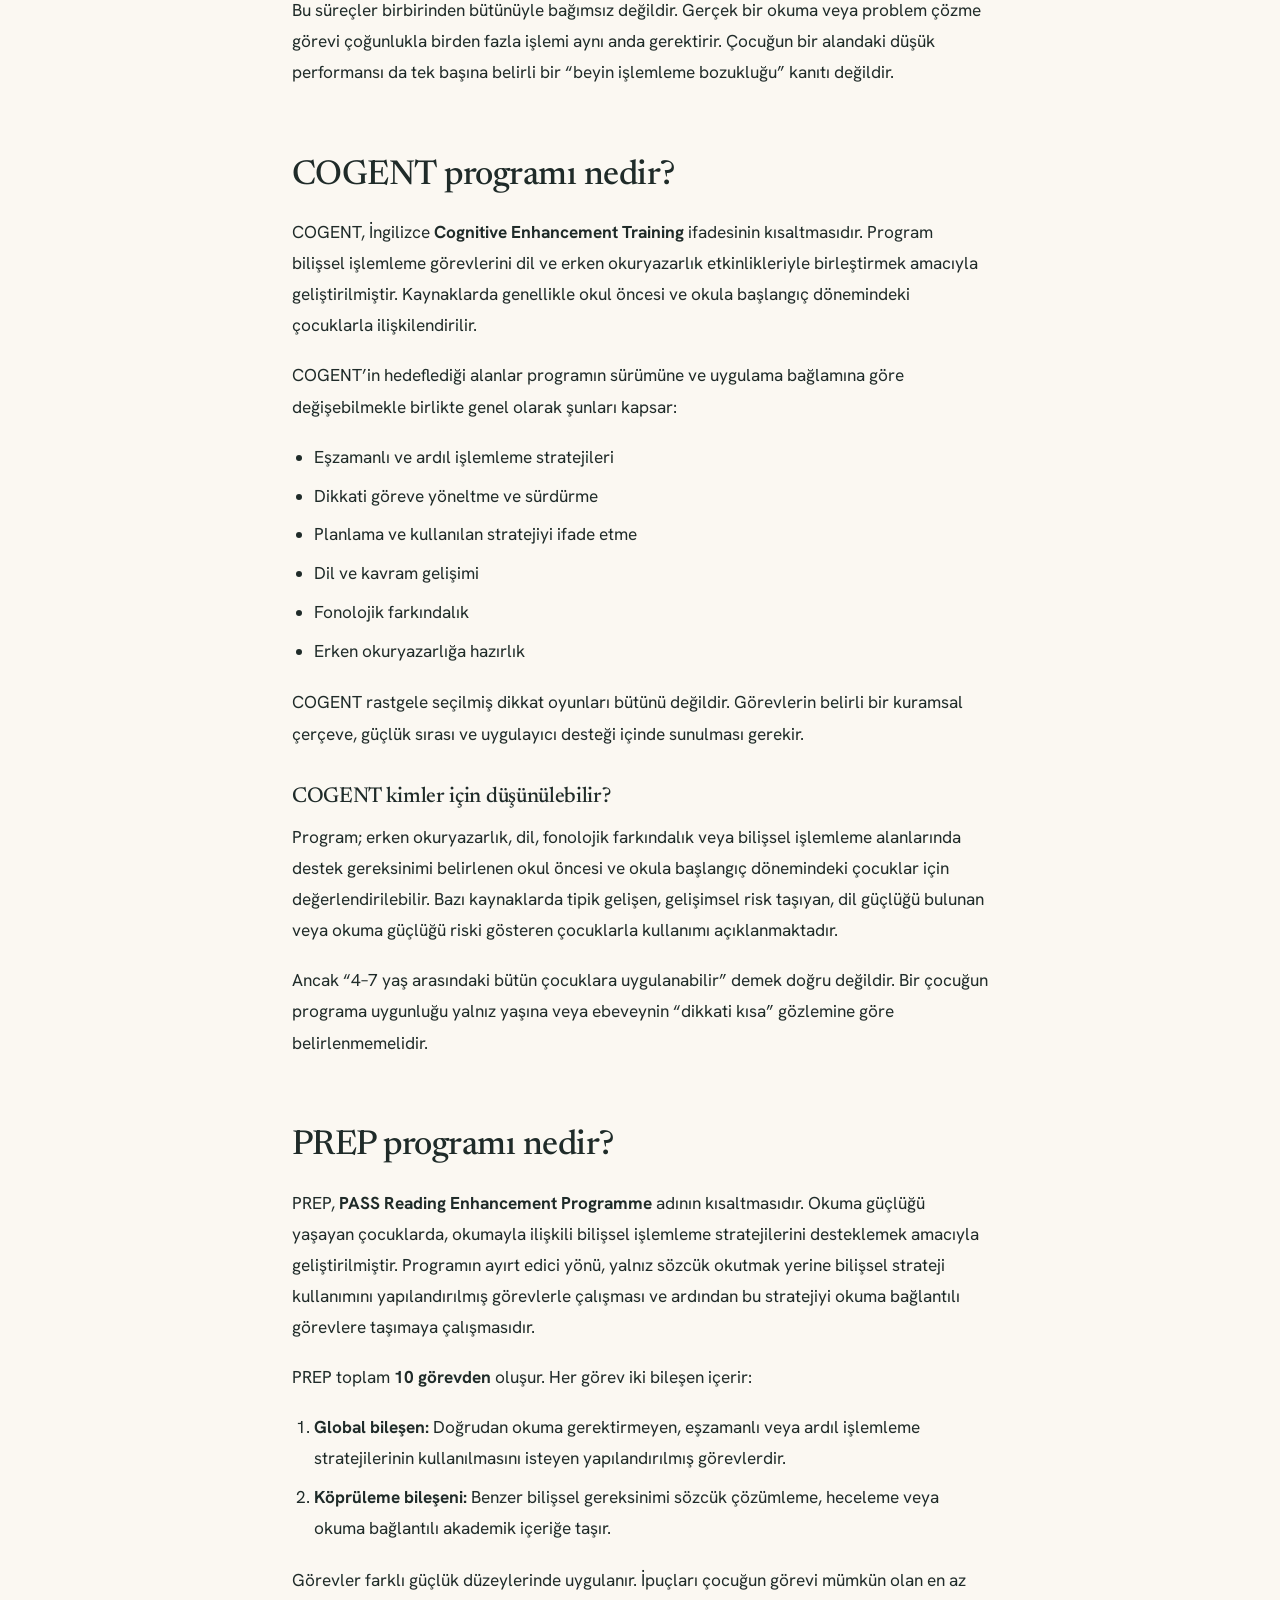
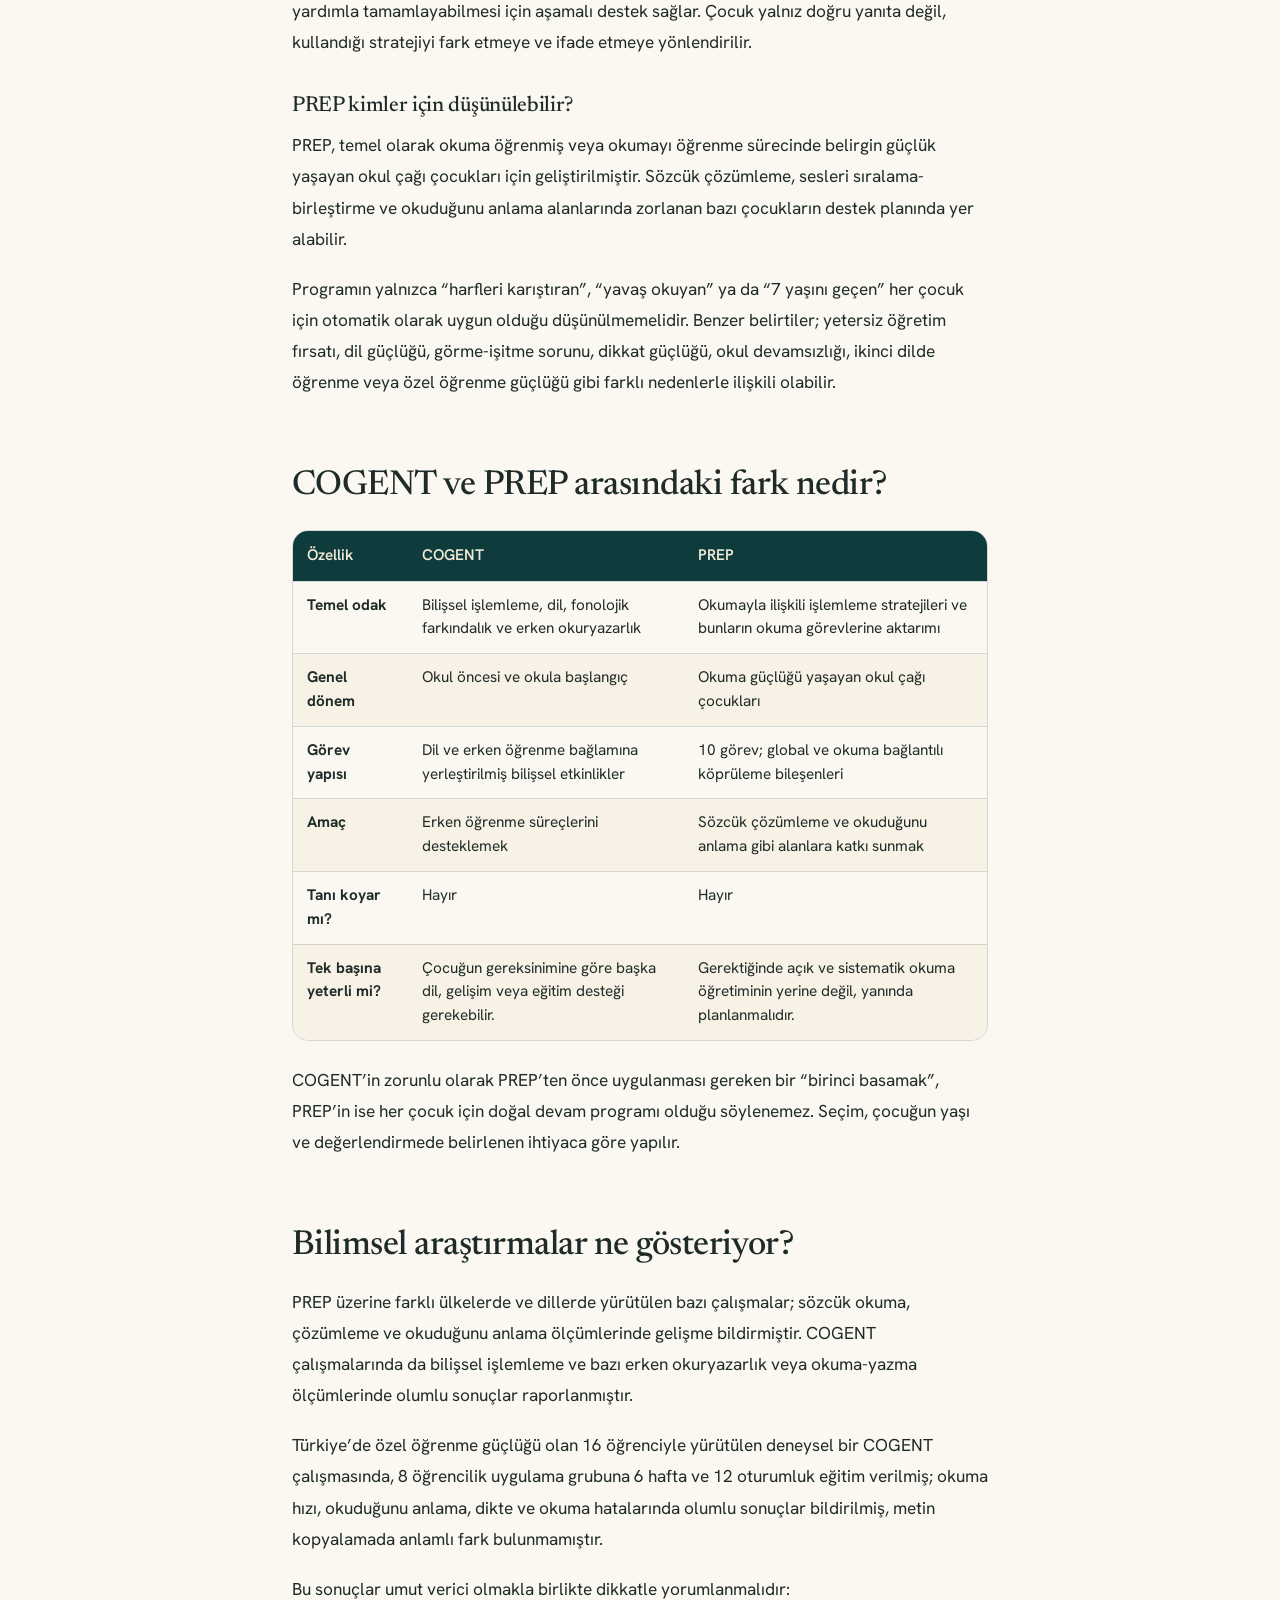
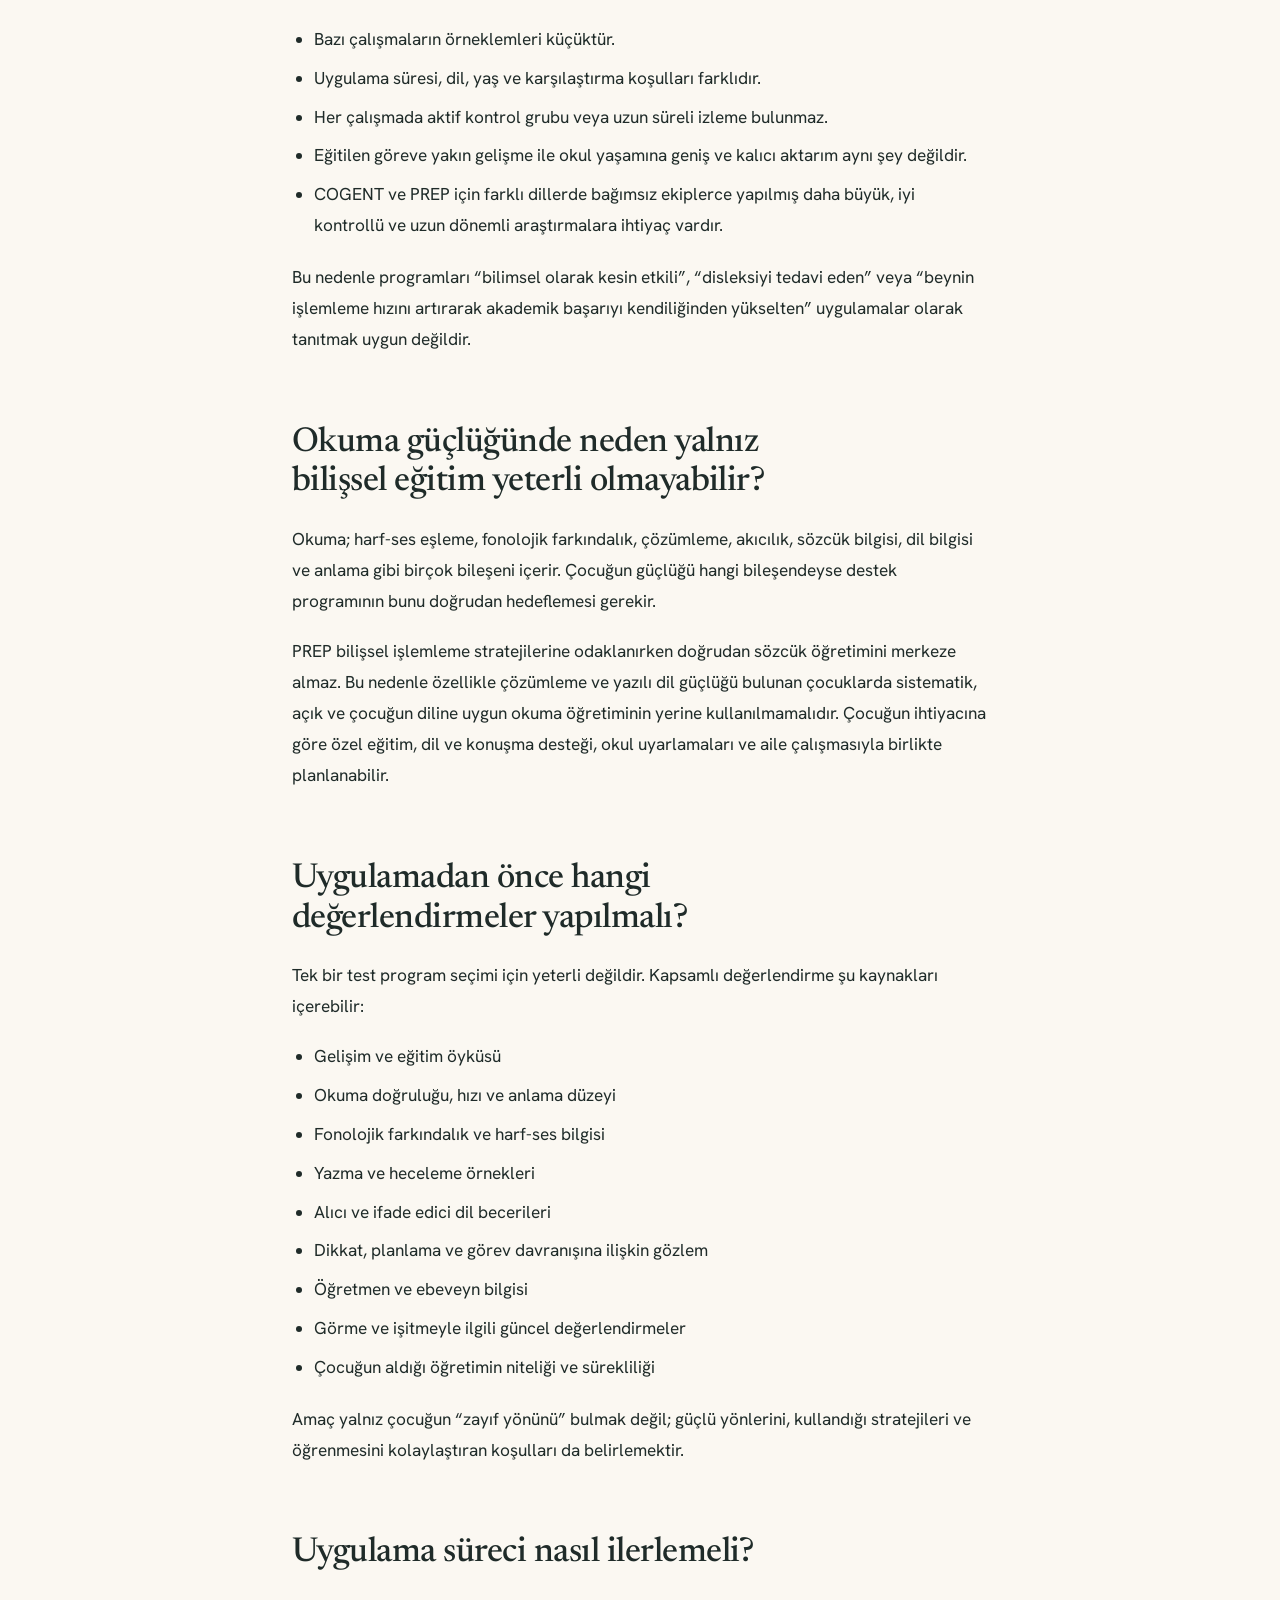
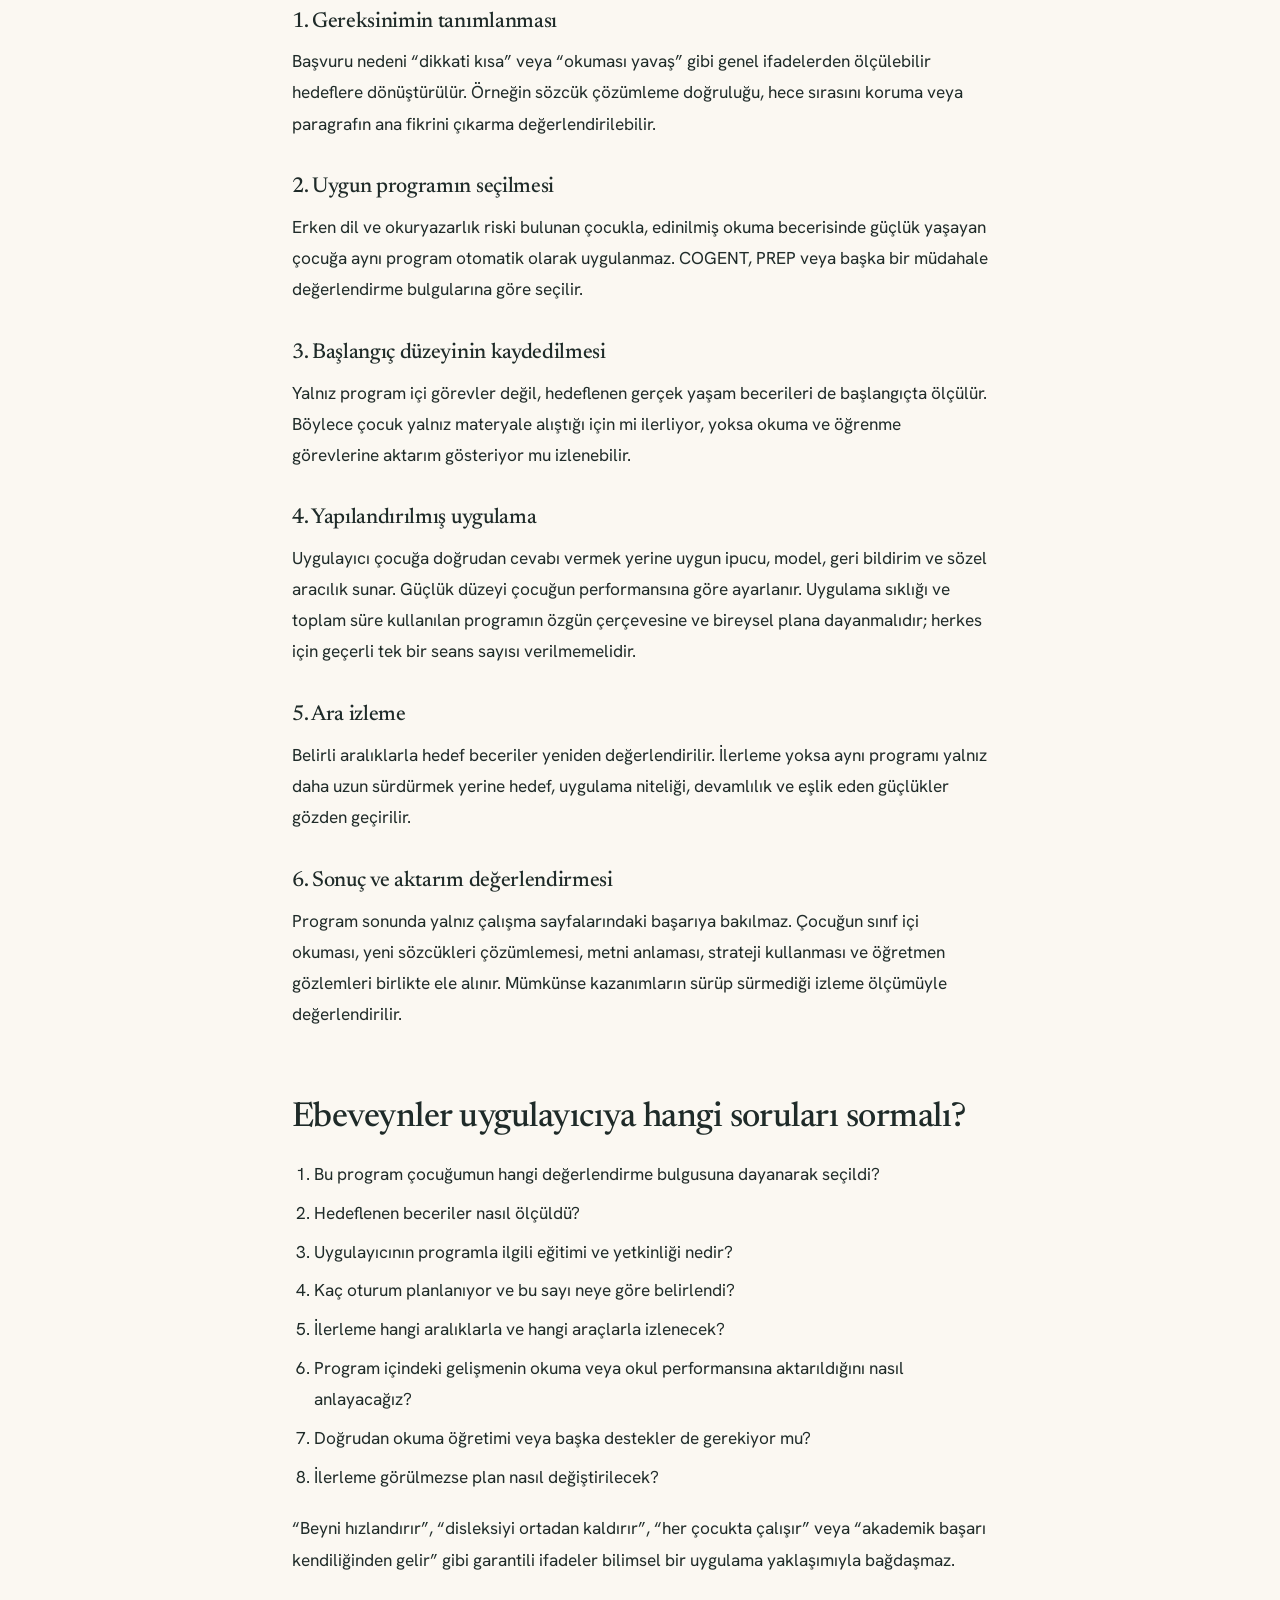
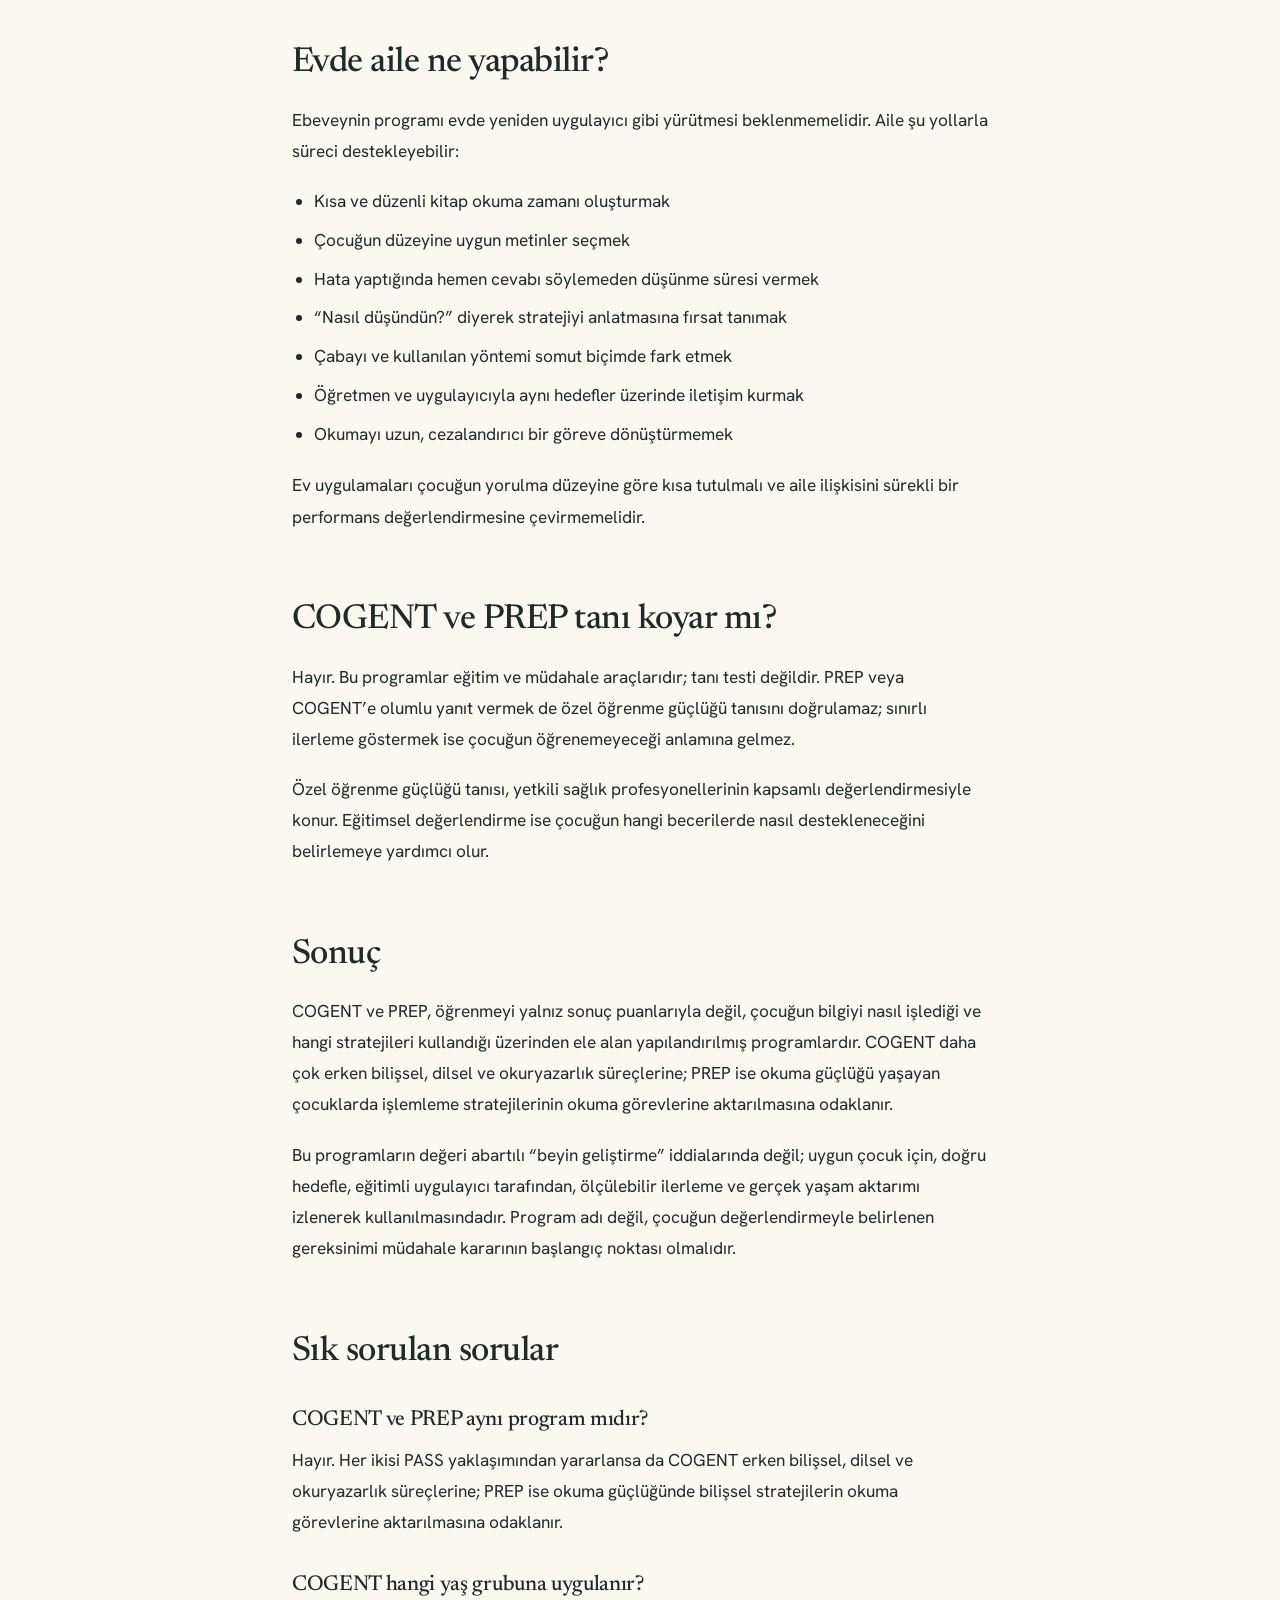
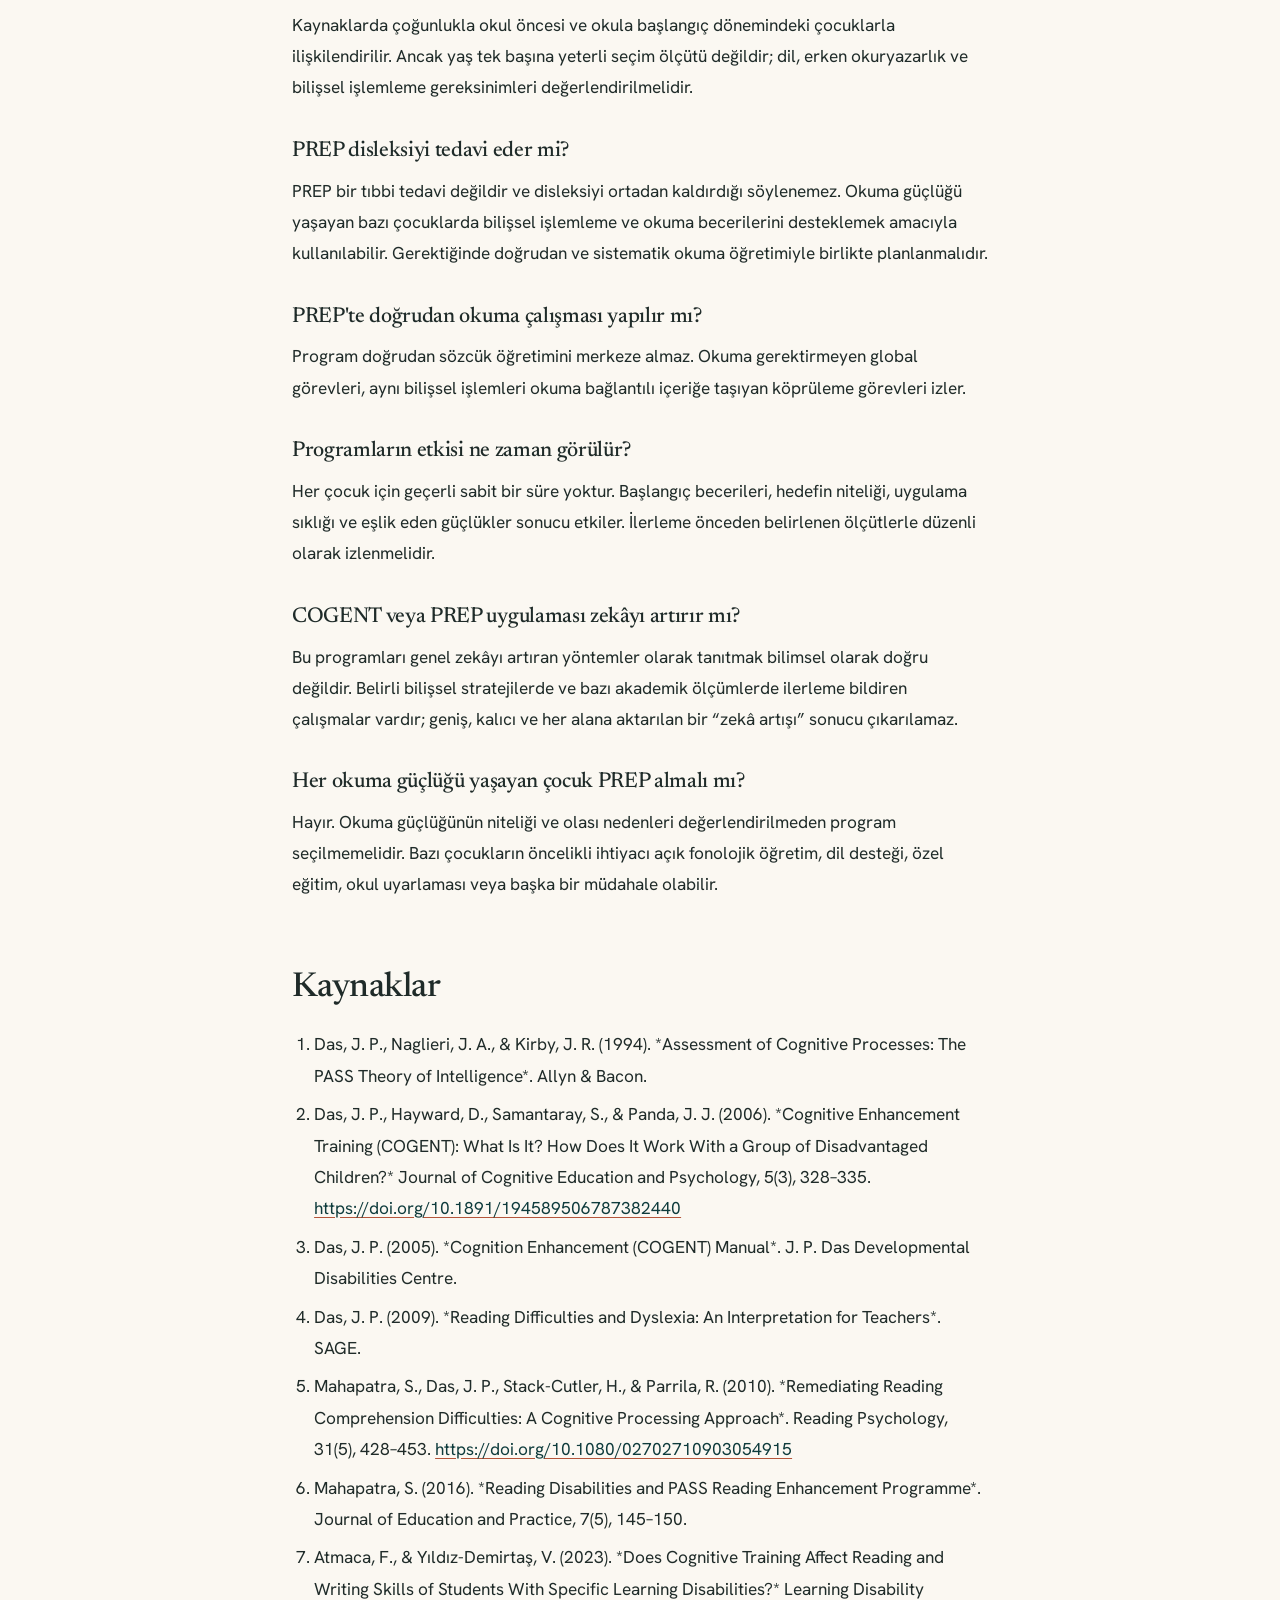
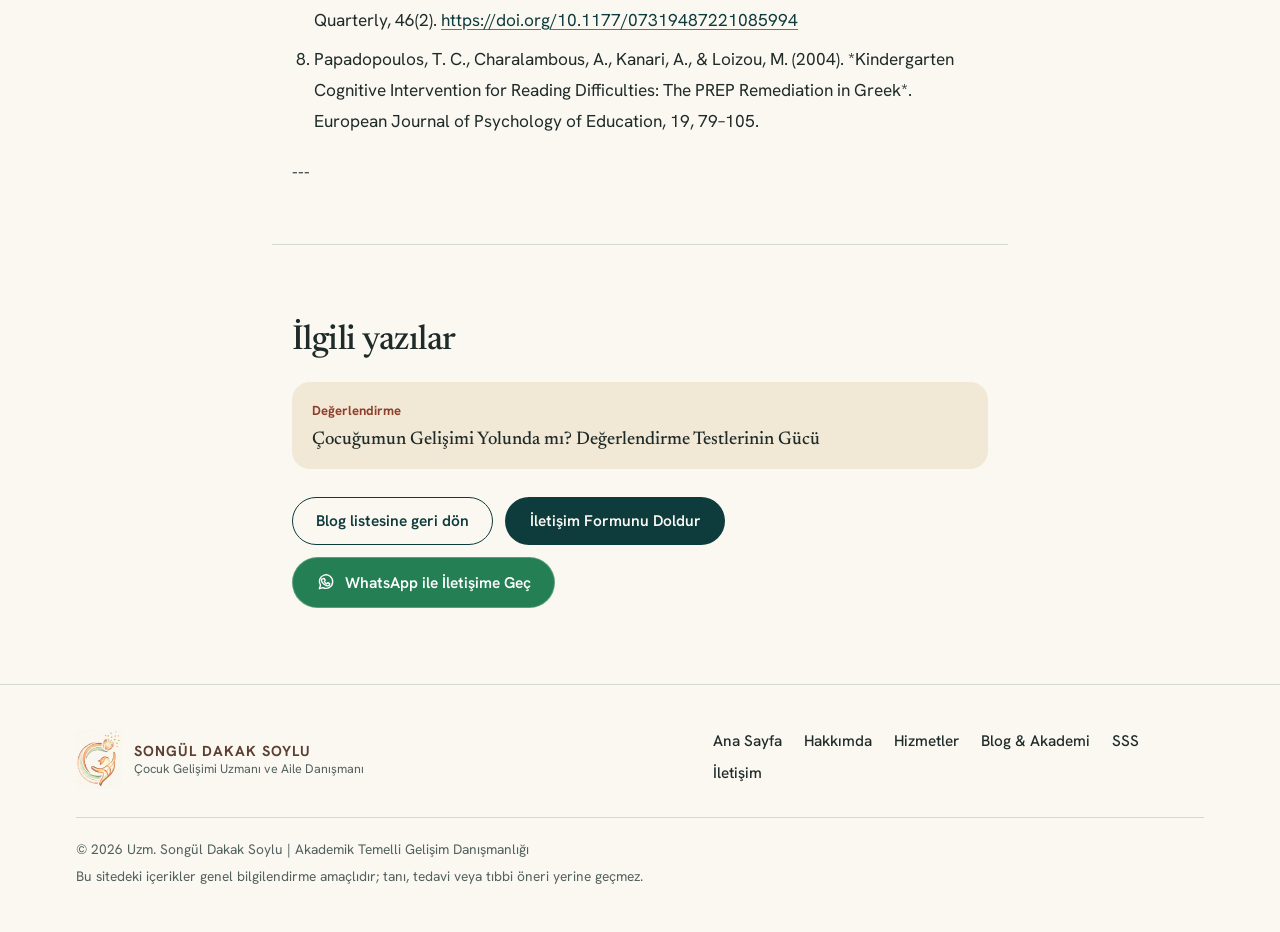
<file: blog/cogent-prep-programlari/index.html>
<!DOCTYPE html>
<html lang="tr">
<head>
  <meta charset="UTF-8">
  <meta name="viewport" content="width=device-width, initial-scale=1.0">
  <title>COGENT ve PREP Nedir? PASS Temelli Bilişsel ve Okuma Programları Rehberi</title>
  <meta name="description" content="COGENT ve PREP programları nedir, kimlere uygulanır? PASS kuramını, uygulama sürecini, hedef becerileri ve bilimsel kanıtların sınırlarını öğrenin.">
  <link rel="canonical" href="https://songuldakaksoylu.com/blog/cogent-prep-programlari/">
  <meta property="og:type" content="article">
  <meta property="og:locale" content="tr_TR">
  <meta property="og:title" content="COGENT ve PREP Nedir? PASS Temelli Bilişsel ve Okuma Programları Rehberi">
  <meta property="og:description" content="COGENT ve PREP programları nedir, kimlere uygulanır? PASS kuramını, uygulama sürecini, hedef becerileri ve bilimsel kanıtların sınırlarını öğrenin.">
  <meta property="og:url" content="https://songuldakaksoylu.com/blog/cogent-prep-programlari/">
  <meta property="og:image" content="https://songuldakaksoylu.com/assets/images/share/blog-cogent.jpg">
  <meta property="og:image:width" content="1200">
  <meta property="og:image:height" content="630">
  <meta name="twitter:card" content="summary_large_image">
  <meta name="twitter:title" content="COGENT ve PREP Nedir? PASS Temelli Bilişsel ve Okuma Programları Rehberi">
  <meta name="twitter:description" content="COGENT ve PREP programları nedir, kimlere uygulanır? PASS kuramını, uygulama sürecini, hedef becerileri ve bilimsel kanıtların sınırlarını öğrenin.">
  <meta name="twitter:image" content="https://songuldakaksoylu.com/assets/images/share/blog-cogent.jpg">
  <link rel="preconnect" href="https://fonts.googleapis.com">
  <link rel="preconnect" href="https://fonts.gstatic.com" crossorigin>
  <link href="https://fonts.googleapis.com/css2?family=Newsreader:ital,opsz,wght@0,6..72,400;0,6..72,500;0,6..72,600;1,6..72,400&family=Hanken+Grotesk:wght@400;500;600;700&display=swap" rel="stylesheet">
  <link rel="stylesheet" href="../../assets/css/site.css?v=6">
  <script type="application/ld+json">
{
  "@context": "https://schema.org",
  "@type": "BlogPosting",
  "headline": "Öğrenmenin Nörolojik Altyapısını İnşa Etmek: COGENT ve PREP Programları",
  "description": "COGENT ve PREP programları nedir, kimlere uygulanır? PASS kuramını, uygulama sürecini, hedef becerileri ve bilimsel kanıtların sınırlarını öğrenin.",
  "image": [
    "https://songuldakaksoylu.com/assets/images/share/blog-cogent.jpg"
  ],
  "author": {
    "@type": "Person",
    "name": "Uzm. Songül Dakak Soylu",
    "jobTitle": "Çocuk Gelişimi Uzmanı ve Aile Danışmanı"
  },
  "publisher": {
    "@type": "Organization",
    "name": "Songül Dakak Soylu",
    "logo": {
      "@type": "ImageObject",
      "url": "https://songuldakaksoylu.com/assets/images/web/logo-isaret.jpg"
    }
  },
  "datePublished": "2026-07-23",
  "dateModified": "2026-07-23",
  "mainEntityOfPage": {
    "@type": "WebPage",
    "@id": "https://songuldakaksoylu.com/blog/cogent-prep-programlari/"
  },
  "inLanguage": "tr-TR"
}
</script>
<script type="application/ld+json">
{
  "@context": "https://schema.org",
  "@type": "BreadcrumbList",
  "itemListElement": [
    {
      "@type": "ListItem",
      "position": 1,
      "name": "Ana Sayfa",
      "item": "https://songuldakaksoylu.com/"
    },
    {
      "@type": "ListItem",
      "position": 2,
      "name": "Blog & Akademi",
      "item": "https://songuldakaksoylu.com/blog"
    },
    {
      "@type": "ListItem",
      "position": 3,
      "name": "Öğrenmenin Nörolojik Altyapısını İnşa Etmek: COGENT ve PREP Programları",
      "item": "https://songuldakaksoylu.com/blog/cogent-prep-programlari/"
    }
  ]
}
</script>
<script type="application/ld+json">
{
  "@context": "https://schema.org",
  "@type": "FAQPage",
  "mainEntity": [
    {
      "@type": "Question",
      "name": "COGENT ve PREP aynı program mıdır?",
      "acceptedAnswer": {
        "@type": "Answer",
        "text": "Hayır. Her ikisi PASS yaklaşımından yararlansa da COGENT erken bilişsel, dilsel ve okuryazarlık süreçlerine; PREP ise okuma güçlüğünde bilişsel stratejilerin okuma görevlerine aktarılmasına odaklanır."
      }
    },
    {
      "@type": "Question",
      "name": "COGENT hangi yaş grubuna uygulanır?",
      "acceptedAnswer": {
        "@type": "Answer",
        "text": "Kaynaklarda çoğunlukla okul öncesi ve okula başlangıç dönemindeki çocuklarla ilişkilendirilir. Ancak yaş tek başına yeterli seçim ölçütü değildir; dil, erken okuryazarlık ve bilişsel işlemleme gereksinimleri değerlendirilmelidir."
      }
    },
    {
      "@type": "Question",
      "name": "PREP disleksiyi tedavi eder mi?",
      "acceptedAnswer": {
        "@type": "Answer",
        "text": "PREP bir tıbbi tedavi değildir ve disleksiyi ortadan kaldırdığı söylenemez. Okuma güçlüğü yaşayan bazı çocuklarda bilişsel işlemleme ve okuma becerilerini desteklemek amacıyla kullanılabilir. Gerektiğinde doğrudan ve sistematik okuma öğretimiyle birlikte planlanmalıdır."
      }
    },
    {
      "@type": "Question",
      "name": "PREP'te doğrudan okuma çalışması yapılır mı?",
      "acceptedAnswer": {
        "@type": "Answer",
        "text": "Program doğrudan sözcük öğretimini merkeze almaz. Okuma gerektirmeyen global görevleri, aynı bilişsel işlemleri okuma bağlantılı içeriğe taşıyan köprüleme görevleri izler."
      }
    },
    {
      "@type": "Question",
      "name": "Programların etkisi ne zaman görülür?",
      "acceptedAnswer": {
        "@type": "Answer",
        "text": "Her çocuk için geçerli sabit bir süre yoktur. Başlangıç becerileri, hedefin niteliği, uygulama sıklığı ve eşlik eden güçlükler sonucu etkiler. İlerleme önceden belirlenen ölçütlerle düzenli olarak izlenmelidir."
      }
    },
    {
      "@type": "Question",
      "name": "COGENT veya PREP uygulaması zekâyı artırır mı?",
      "acceptedAnswer": {
        "@type": "Answer",
        "text": "Bu programları genel zekâyı artıran yöntemler olarak tanıtmak bilimsel olarak doğru değildir. Belirli bilişsel stratejilerde ve bazı akademik ölçümlerde ilerleme bildiren çalışmalar vardır; geniş, kalıcı ve her alana aktarılan bir “zekâ artışı” sonucu çıkarılamaz."
      }
    },
    {
      "@type": "Question",
      "name": "Her okuma güçlüğü yaşayan çocuk PREP almalı mı?",
      "acceptedAnswer": {
        "@type": "Answer",
        "text": "Hayır. Okuma güçlüğünün niteliği ve olası nedenleri değerlendirilmeden program seçilmemelidir. Bazı çocukların öncelikli ihtiyacı açık fonolojik öğretim, dil desteği, özel eğitim, okul uyarlaması veya başka bir müdahale olabilir."
      }
    }
  ]
}
</script>
</head>
<body>
  <a class="skip-link" href="#main">Ana içeriğe geç</a>
  <header class="site-header" data-header>
    <div class="wrap bar">
      <a class="brand" href="/" aria-label="Songül Dakak Soylu, ana sayfa">
        <img class="brand-mark" src="../../assets/images/web/logo-isaret.jpg" alt="Songül Dakak Soylu logosu" width="240" height="240">
        <span class="brand-text"><strong>SONGÜL DAKAK SOYLU</strong><span>Çocuk Gelişimi Uzmanı ve Aile Danışmanı</span></span>
      </a>
      <nav class="nav" id="nav" data-nav aria-label="Ana menü">
        <a href="/">Ana Sayfa</a>
        <a href="/hakkimda">Hakkımda</a>
        <a href="/hizmetler">Hizmetler</a>
        <a href="/blog" aria-current="page">Blog &amp; Akademi</a>
        <a href="/sss">SSS</a>
        <a class="btn btn-primary nav-cta" href="/iletisim">Randevu planla</a>
      </nav>
      <a class="btn btn-primary btn-sm head-cta" href="/iletisim">Randevu planla</a>
      <button class="menu-btn" type="button" data-menu-toggle aria-expanded="false" aria-controls="nav" aria-label="Menüyü aç">
        <svg width="22" height="22" viewBox="0 0 22 22" fill="none" stroke="currentColor" stroke-width="1.8" stroke-linecap="round" aria-hidden="true"><path d="M3 6h16M3 11h16M3 16h16"/></svg>
      </button>
    </div>
  </header>

  <main class="page-main blog-article-page" id="main" tabindex="-1">
    <article class="blog-detail-card blog-article">
      <div class="article-content article-header-content">
        <nav class="article-breadcrumbs" aria-label="Blog yolu"><a href="/">Ana Sayfa</a><span aria-hidden="true">/</span><a href="/blog">Blog & Akademi</a></nav>
        <p class="eyebrow">Bilişsel destek</p>
        <h1 class="article-title">Öğrenmenin Nörolojik Altyapısını İnşa Etmek: COGENT ve PREP Programları</h1>
        <p class="article-meta"><span>Uzm. Songül Dakak Soylu — Çocuk Gelişimi Uzmanı ve Aile Danışmanı</span><time datetime="2026-07-23">23 Temmuz 2026</time></p>
      </div>
      <div class="article-image-container"><img src="../../assets/images/web/blog-cogent.jpg" alt="COGENT ve PREP bilişsel müdahale programlarını temsil eden görsel" loading="eager"></div>
      <section class="article-content">
        <p class="short-answer"><strong>Kısa yanıt:</strong> COGENT ve PREP, J. P. Das ve çalışma arkadaşlarının geliştirdiği, PASS bilişsel işlemleme yaklaşımından yararlanan yapılandırılmış eğitim programlarıdır. <strong>COGENT</strong>, ağırlıklı olarak erken çocukluk döneminde bilişsel işlemleme, dil, fonolojik farkındalık ve erken okuryazarlık becerilerini desteklemeyi; <strong>PREP</strong> ise okuma güçlüğü yaşayan okul çağı çocuklarında özellikle eşzamanlı ve ardıl işlemleme stratejilerini okuma görevlerine aktarmayı amaçlar. Bu programlar tanı testi, “zekâ artırma” yöntemi veya her çocukta başarıyı garanti eden uygulamalar değildir. Uygunlukları değerlendirme sonucunda belirlenmeli ve gerektiğinde doğrudan, kanıta dayalı okuma öğretimiyle birlikte planlanmalıdır.</p>
        <nav class="toc" aria-label="İçindekiler"><details><summary>İçindekiler <span>(16 bölüm)</span></summary><ol><li><a href="#basliktaki-norolojik-altyapi-ne-anlama-geliyor">Başlıktaki “nörolojik altyapı” ne anlama geliyor?</a></li><li><a href="#pass-bilissel-islemleme-kurami-nedir">PASS bilişsel işlemleme kuramı nedir?</a></li><li><a href="#cogent-programi-nedir">COGENT programı nedir?</a></li><li><a href="#prep-programi-nedir">PREP programı nedir?</a></li><li><a href="#cogent-ve-prep-arasindaki-fark-nedir">COGENT ve PREP arasındaki fark nedir?</a></li><li><a href="#bilimsel-arastirmalar-ne-gosteriyor">Bilimsel araştırmalar ne gösteriyor?</a></li><li><a href="#okuma-guclugunde-neden-yalniz-bilissel-egitim-yeterli-olmayabilir">Okuma güçlüğünde neden yalnız bilişsel eğitim yeterli olmayabilir?</a></li><li><a href="#uygulamadan-once-hangi-degerlendirmeler-yapilmali">Uygulamadan önce hangi değerlendirmeler yapılmalı?</a></li><li><a href="#uygulama-sureci-nasil-ilerlemeli">Uygulama süreci nasıl ilerlemeli?</a></li><li><a href="#ebeveynler-uygulayiciya-hangi-sorulari-sormali">Ebeveynler uygulayıcıya hangi soruları sormalı?</a></li><li><a href="#evde-aile-ne-yapabilir">Evde aile ne yapabilir?</a></li><li><a href="#cogent-ve-prep-tani-koyar-mi">COGENT ve PREP tanı koyar mı?</a></li><li><a href="#sonuc">Sonuç</a></li><li><a href="#sik-sorulan-sorular">Sık sorulan sorular</a></li><li><a href="#kaynaklar">Kaynaklar</a></li><li><a href="#related-posts-title">İlgili yazılar</a></li></ol></details></nav>
<h2 class="article-section-title" id="basliktaki-norolojik-altyapi-ne-anlama-geliyor">Başlıktaki “nörolojik altyapı” ne anlama geliyor?</h2>
<p>“Öğrenmenin nörolojik altyapısını inşa etmek” dikkat çekici fakat kolayca yanlış anlaşılabilecek bir ifadedir. COGENT veya PREP’in beynin belirli bir bölgesini doğrudan “inşa ettiği”, nörolojik bir bozukluğu tedavi ettiği ya da beyin görüntüleme bulgularıyla kanıtlanmış kalıcı değişiklikler oluşturduğu söylenemez.</p>
<p>Buradaki ifade bir <strong>benzetme</strong> olarak kullanılmalıdır: Çocuk, yapılandırılmış görevler sırasında dikkatini yöneltme, bilgiyi sıraya koyma, parçaları bir bütün hâlinde görme, plan yapma, stratejisini açıklama ve gerektiğinde değiştirme gibi bilişsel işlemleri tekrar tekrar kullanır. Bilimsel olarak daha doğru ifade, bu programların belirli bilişsel işlemleme stratejilerini ve bunların akademik görevlere aktarımını desteklemeyi amaçladığıdır.</p>
<h2 class="article-section-title" id="pass-bilissel-islemleme-kurami-nedir">PASS bilişsel işlemleme kuramı nedir?</h2>
<p>PASS adı dört bilişsel işlemden oluşur: <strong>Planning, Attention, Simultaneous ve Successive processing</strong>; Türkçede planlama, dikkat, eşzamanlı işlemleme ve ardıl işlemleme olarak açıklanabilir.</p>
<div class="table-wrap"><table><thead><tr><th>PASS süreci</th><th>Ne anlama gelir?</th><th>Günlük/akademik örnek</th></tr></thead><tbody><tr><td><strong>Planlama</strong></td><td>Bir hedef için strateji seçme, uygulamayı izleme ve gerektiğinde değiştirme</td><td>Bilinmeyen bir sözcüğü okumak için yönteme karar verme</td></tr><tr><td><strong>Dikkat</strong></td><td>İlgili bilgiye odaklanma ve dikkat dağıtıcılara rağmen görevi sürdürme</td><td>Satır takibi yaparken çevredeki sesleri geri planda tutma</td></tr><tr><td><strong>Eşzamanlı işlemleme</strong></td><td>Parçalar arasındaki ilişkileri bütün hâlinde kavrama</td><td>Cümlenin veya paragrafın genel anlamını kurma; görsel örüntüyü anlama</td></tr><tr><td><strong>Ardıl işlemleme</strong></td><td>Bilgiyi belirli bir sıra içinde işleme</td><td>Sesleri doğru sırada birleştirme, hece veya yönerge sırasını izleme</td></tr></tbody></table></div>
<p>Bu süreçler birbirinden bütünüyle bağımsız değildir. Gerçek bir okuma veya problem çözme görevi çoğunlukla birden fazla işlemi aynı anda gerektirir. Çocuğun bir alandaki düşük performansı da tek başına belirli bir “beyin işlemleme bozukluğu” kanıtı değildir.</p>
<h2 class="article-section-title" id="cogent-programi-nedir">COGENT programı nedir?</h2>
<p>COGENT, İngilizce <strong>Cognitive Enhancement Training</strong> ifadesinin kısaltmasıdır. Program bilişsel işlemleme görevlerini dil ve erken okuryazarlık etkinlikleriyle birleştirmek amacıyla geliştirilmiştir. Kaynaklarda genellikle okul öncesi ve okula başlangıç dönemindeki çocuklarla ilişkilendirilir.</p>
<p>COGENT’in hedeflediği alanlar programın sürümüne ve uygulama bağlamına göre değişebilmekle birlikte genel olarak şunları kapsar:</p>
<ul><li>Eşzamanlı ve ardıl işlemleme stratejileri</li><li>Dikkati göreve yöneltme ve sürdürme</li><li>Planlama ve kullanılan stratejiyi ifade etme</li><li>Dil ve kavram gelişimi</li><li>Fonolojik farkındalık</li><li>Erken okuryazarlığa hazırlık</li></ul>
<p>COGENT rastgele seçilmiş dikkat oyunları bütünü değildir. Görevlerin belirli bir kuramsal çerçeve, güçlük sırası ve uygulayıcı desteği içinde sunulması gerekir.</p>
<h3 id="cogent-kimler-icin-dusunulebilir">COGENT kimler için düşünülebilir?</h3>
<p>Program; erken okuryazarlık, dil, fonolojik farkındalık veya bilişsel işlemleme alanlarında destek gereksinimi belirlenen okul öncesi ve okula başlangıç dönemindeki çocuklar için değerlendirilebilir. Bazı kaynaklarda tipik gelişen, gelişimsel risk taşıyan, dil güçlüğü bulunan veya okuma güçlüğü riski gösteren çocuklarla kullanımı açıklanmaktadır.</p>
<p>Ancak “4–7 yaş arasındaki bütün çocuklara uygulanabilir” demek doğru değildir. Bir çocuğun programa uygunluğu yalnız yaşına veya ebeveynin “dikkati kısa” gözlemine göre belirlenmemelidir.</p>
<h2 class="article-section-title" id="prep-programi-nedir">PREP programı nedir?</h2>
<p>PREP, <strong>PASS Reading Enhancement Programme</strong> adının kısaltmasıdır. Okuma güçlüğü yaşayan çocuklarda, okumayla ilişkili bilişsel işlemleme stratejilerini desteklemek amacıyla geliştirilmiştir. Programın ayırt edici yönü, yalnız sözcük okutmak yerine bilişsel strateji kullanımını yapılandırılmış görevlerle çalışması ve ardından bu stratejiyi okuma bağlantılı görevlere taşımaya çalışmasıdır.</p>
<p>PREP toplam <strong>10 görevden</strong> oluşur. Her görev iki bileşen içerir:</p>
<ol><li><strong>Global bileşen:</strong> Doğrudan okuma gerektirmeyen, eşzamanlı veya ardıl işlemleme stratejilerinin kullanılmasını isteyen yapılandırılmış görevlerdir.</li><li><strong>Köprüleme bileşeni:</strong> Benzer bilişsel gereksinimi sözcük çözümleme, heceleme veya okuma bağlantılı akademik içeriğe taşır.</li></ol>
<p>Görevler farklı güçlük düzeylerinde uygulanır. İpuçları çocuğun görevi mümkün olan en az yardımla tamamlayabilmesi için aşamalı destek sağlar. Çocuk yalnız doğru yanıta değil, kullandığı stratejiyi fark etmeye ve ifade etmeye yönlendirilir.</p>
<h3 id="prep-kimler-icin-dusunulebilir">PREP kimler için düşünülebilir?</h3>
<p>PREP, temel olarak okuma öğrenmiş veya okumayı öğrenme sürecinde belirgin güçlük yaşayan okul çağı çocukları için geliştirilmiştir. Sözcük çözümleme, sesleri sıralama-birleştirme ve okuduğunu anlama alanlarında zorlanan bazı çocukların destek planında yer alabilir.</p>
<p>Programın yalnızca “harfleri karıştıran”, “yavaş okuyan” ya da “7 yaşını geçen” her çocuk için otomatik olarak uygun olduğu düşünülmemelidir. Benzer belirtiler; yetersiz öğretim fırsatı, dil güçlüğü, görme-işitme sorunu, dikkat güçlüğü, okul devamsızlığı, ikinci dilde öğrenme veya özel öğrenme güçlüğü gibi farklı nedenlerle ilişkili olabilir.</p>
<h2 class="article-section-title" id="cogent-ve-prep-arasindaki-fark-nedir">COGENT ve PREP arasındaki fark nedir?</h2>
<div class="table-wrap"><table><thead><tr><th>Özellik</th><th>COGENT</th><th>PREP</th></tr></thead><tbody><tr><td><strong>Temel odak</strong></td><td>Bilişsel işlemleme, dil, fonolojik farkındalık ve erken okuryazarlık</td><td>Okumayla ilişkili işlemleme stratejileri ve bunların okuma görevlerine aktarımı</td></tr><tr><td><strong>Genel dönem</strong></td><td>Okul öncesi ve okula başlangıç</td><td>Okuma güçlüğü yaşayan okul çağı çocukları</td></tr><tr><td><strong>Görev yapısı</strong></td><td>Dil ve erken öğrenme bağlamına yerleştirilmiş bilişsel etkinlikler</td><td>10 görev; global ve okuma bağlantılı köprüleme bileşenleri</td></tr><tr><td><strong>Amaç</strong></td><td>Erken öğrenme süreçlerini desteklemek</td><td>Sözcük çözümleme ve okuduğunu anlama gibi alanlara katkı sunmak</td></tr><tr><td><strong>Tanı koyar mı?</strong></td><td>Hayır</td><td>Hayır</td></tr><tr><td><strong>Tek başına yeterli mi?</strong></td><td>Çocuğun gereksinimine göre başka dil, gelişim veya eğitim desteği gerekebilir.</td><td>Gerektiğinde açık ve sistematik okuma öğretiminin yerine değil, yanında planlanmalıdır.</td></tr></tbody></table></div>
<p>COGENT’in zorunlu olarak PREP’ten önce uygulanması gereken bir “birinci basamak”, PREP’in ise her çocuk için doğal devam programı olduğu söylenemez. Seçim, çocuğun yaşı ve değerlendirmede belirlenen ihtiyaca göre yapılır.</p>
<h2 class="article-section-title" id="bilimsel-arastirmalar-ne-gosteriyor">Bilimsel araştırmalar ne gösteriyor?</h2>
<p>PREP üzerine farklı ülkelerde ve dillerde yürütülen bazı çalışmalar; sözcük okuma, çözümleme ve okuduğunu anlama ölçümlerinde gelişme bildirmiştir. COGENT çalışmalarında da bilişsel işlemleme ve bazı erken okuryazarlık veya okuma-yazma ölçümlerinde olumlu sonuçlar raporlanmıştır.</p>
<p>Türkiye’de özel öğrenme güçlüğü olan 16 öğrenciyle yürütülen deneysel bir COGENT çalışmasında, 8 öğrencilik uygulama grubuna 6 hafta ve 12 oturumluk eğitim verilmiş; okuma hızı, okuduğunu anlama, dikte ve okuma hatalarında olumlu sonuçlar bildirilmiş, metin kopyalamada anlamlı fark bulunmamıştır.</p>
<p>Bu sonuçlar umut verici olmakla birlikte dikkatle yorumlanmalıdır:</p>
<ul><li>Bazı çalışmaların örneklemleri küçüktür.</li><li>Uygulama süresi, dil, yaş ve karşılaştırma koşulları farklıdır.</li><li>Her çalışmada aktif kontrol grubu veya uzun süreli izleme bulunmaz.</li><li>Eğitilen göreve yakın gelişme ile okul yaşamına geniş ve kalıcı aktarım aynı şey değildir.</li><li>COGENT ve PREP için farklı dillerde bağımsız ekiplerce yapılmış daha büyük, iyi kontrollü ve uzun dönemli araştırmalara ihtiyaç vardır.</li></ul>
<p>Bu nedenle programları “bilimsel olarak kesin etkili”, “disleksiyi tedavi eden” veya “beynin işlemleme hızını artırarak akademik başarıyı kendiliğinden yükselten” uygulamalar olarak tanıtmak uygun değildir.</p>
<h2 class="article-section-title" id="okuma-guclugunde-neden-yalniz-bilissel-egitim-yeterli-olmayabilir">Okuma güçlüğünde neden yalnız bilişsel eğitim yeterli olmayabilir?</h2>
<p>Okuma; harf-ses eşleme, fonolojik farkındalık, çözümleme, akıcılık, sözcük bilgisi, dil bilgisi ve anlama gibi birçok bileşeni içerir. Çocuğun güçlüğü hangi bileşendeyse destek programının bunu doğrudan hedeflemesi gerekir.</p>
<p>PREP bilişsel işlemleme stratejilerine odaklanırken doğrudan sözcük öğretimini merkeze almaz. Bu nedenle özellikle çözümleme ve yazılı dil güçlüğü bulunan çocuklarda sistematik, açık ve çocuğun diline uygun okuma öğretiminin yerine kullanılmamalıdır. Çocuğun ihtiyacına göre özel eğitim, dil ve konuşma desteği, okul uyarlamaları ve aile çalışmasıyla birlikte planlanabilir.</p>
<h2 class="article-section-title" id="uygulamadan-once-hangi-degerlendirmeler-yapilmali">Uygulamadan önce hangi değerlendirmeler yapılmalı?</h2>
<p>Tek bir test program seçimi için yeterli değildir. Kapsamlı değerlendirme şu kaynakları içerebilir:</p>
<ul><li>Gelişim ve eğitim öyküsü</li><li>Okuma doğruluğu, hızı ve anlama düzeyi</li><li>Fonolojik farkındalık ve harf-ses bilgisi</li><li>Yazma ve heceleme örnekleri</li><li>Alıcı ve ifade edici dil becerileri</li><li>Dikkat, planlama ve görev davranışına ilişkin gözlem</li><li>Öğretmen ve ebeveyn bilgisi</li><li>Görme ve işitmeyle ilgili güncel değerlendirmeler</li><li>Çocuğun aldığı öğretimin niteliği ve sürekliliği</li></ul>
<p>Amaç yalnız çocuğun “zayıf yönünü” bulmak değil; güçlü yönlerini, kullandığı stratejileri ve öğrenmesini kolaylaştıran koşulları da belirlemektir.</p>
<h2 class="article-section-title" id="uygulama-sureci-nasil-ilerlemeli">Uygulama süreci nasıl ilerlemeli?</h2>
<h3 id="1-gereksinimin-tanimlanmasi">1. Gereksinimin tanımlanması</h3>
<p>Başvuru nedeni “dikkati kısa” veya “okuması yavaş” gibi genel ifadelerden ölçülebilir hedeflere dönüştürülür. Örneğin sözcük çözümleme doğruluğu, hece sırasını koruma veya paragrafın ana fikrini çıkarma değerlendirilebilir.</p>
<h3 id="2-uygun-programin-secilmesi">2. Uygun programın seçilmesi</h3>
<p>Erken dil ve okuryazarlık riski bulunan çocukla, edinilmiş okuma becerisinde güçlük yaşayan çocuğa aynı program otomatik olarak uygulanmaz. COGENT, PREP veya başka bir müdahale değerlendirme bulgularına göre seçilir.</p>
<h3 id="3-baslangic-duzeyinin-kaydedilmesi">3. Başlangıç düzeyinin kaydedilmesi</h3>
<p>Yalnız program içi görevler değil, hedeflenen gerçek yaşam becerileri de başlangıçta ölçülür. Böylece çocuk yalnız materyale alıştığı için mi ilerliyor, yoksa okuma ve öğrenme görevlerine aktarım gösteriyor mu izlenebilir.</p>
<h3 id="4-yapilandirilmis-uygulama">4. Yapılandırılmış uygulama</h3>
<p>Uygulayıcı çocuğa doğrudan cevabı vermek yerine uygun ipucu, model, geri bildirim ve sözel aracılık sunar. Güçlük düzeyi çocuğun performansına göre ayarlanır. Uygulama sıklığı ve toplam süre kullanılan programın özgün çerçevesine ve bireysel plana dayanmalıdır; herkes için geçerli tek bir seans sayısı verilmemelidir.</p>
<h3 id="5-ara-izleme">5. Ara izleme</h3>
<p>Belirli aralıklarla hedef beceriler yeniden değerlendirilir. İlerleme yoksa aynı programı yalnız daha uzun sürdürmek yerine hedef, uygulama niteliği, devamlılık ve eşlik eden güçlükler gözden geçirilir.</p>
<h3 id="6-sonuc-ve-aktarim-degerlendirmesi">6. Sonuç ve aktarım değerlendirmesi</h3>
<p>Program sonunda yalnız çalışma sayfalarındaki başarıya bakılmaz. Çocuğun sınıf içi okuması, yeni sözcükleri çözümlemesi, metni anlaması, strateji kullanması ve öğretmen gözlemleri birlikte ele alınır. Mümkünse kazanımların sürüp sürmediği izleme ölçümüyle değerlendirilir.</p>
<h2 class="article-section-title" id="ebeveynler-uygulayiciya-hangi-sorulari-sormali">Ebeveynler uygulayıcıya hangi soruları sormalı?</h2>
<ol><li>Bu program çocuğumun hangi değerlendirme bulgusuna dayanarak seçildi?</li><li>Hedeflenen beceriler nasıl ölçüldü?</li><li>Uygulayıcının programla ilgili eğitimi ve yetkinliği nedir?</li><li>Kaç oturum planlanıyor ve bu sayı neye göre belirlendi?</li><li>İlerleme hangi aralıklarla ve hangi araçlarla izlenecek?</li><li>Program içindeki gelişmenin okuma veya okul performansına aktarıldığını nasıl anlayacağız?</li><li>Doğrudan okuma öğretimi veya başka destekler de gerekiyor mu?</li><li>İlerleme görülmezse plan nasıl değiştirilecek?</li></ol>
<p>“Beyni hızlandırır”, “disleksiyi ortadan kaldırır”, “her çocukta çalışır” veya “akademik başarı kendiliğinden gelir” gibi garantili ifadeler bilimsel bir uygulama yaklaşımıyla bağdaşmaz.</p>
<h2 class="article-section-title" id="evde-aile-ne-yapabilir">Evde aile ne yapabilir?</h2>
<p>Ebeveynin programı evde yeniden uygulayıcı gibi yürütmesi beklenmemelidir. Aile şu yollarla süreci destekleyebilir:</p>
<ul><li>Kısa ve düzenli kitap okuma zamanı oluşturmak</li><li>Çocuğun düzeyine uygun metinler seçmek</li><li>Hata yaptığında hemen cevabı söylemeden düşünme süresi vermek</li><li>“Nasıl düşündün?” diyerek stratejiyi anlatmasına fırsat tanımak</li><li>Çabayı ve kullanılan yöntemi somut biçimde fark etmek</li><li>Öğretmen ve uygulayıcıyla aynı hedefler üzerinde iletişim kurmak</li><li>Okumayı uzun, cezalandırıcı bir göreve dönüştürmemek</li></ul>
<p>Ev uygulamaları çocuğun yorulma düzeyine göre kısa tutulmalı ve aile ilişkisini sürekli bir performans değerlendirmesine çevirmemelidir.</p>
<h2 class="article-section-title" id="cogent-ve-prep-tani-koyar-mi">COGENT ve PREP tanı koyar mı?</h2>
<p>Hayır. Bu programlar eğitim ve müdahale araçlarıdır; tanı testi değildir. PREP veya COGENT’e olumlu yanıt vermek de özel öğrenme güçlüğü tanısını doğrulamaz; sınırlı ilerleme göstermek ise çocuğun öğrenemeyeceği anlamına gelmez.</p>
<p>Özel öğrenme güçlüğü tanısı, yetkili sağlık profesyonellerinin kapsamlı değerlendirmesiyle konur. Eğitimsel değerlendirme ise çocuğun hangi becerilerde nasıl destekleneceğini belirlemeye yardımcı olur.</p>
<h2 class="article-section-title" id="sonuc">Sonuç</h2>
<p>COGENT ve PREP, öğrenmeyi yalnız sonuç puanlarıyla değil, çocuğun bilgiyi nasıl işlediği ve hangi stratejileri kullandığı üzerinden ele alan yapılandırılmış programlardır. COGENT daha çok erken bilişsel, dilsel ve okuryazarlık süreçlerine; PREP ise okuma güçlüğü yaşayan çocuklarda işlemleme stratejilerinin okuma görevlerine aktarılmasına odaklanır.</p>
<p>Bu programların değeri abartılı “beyin geliştirme” iddialarında değil; uygun çocuk için, doğru hedefle, eğitimli uygulayıcı tarafından, ölçülebilir ilerleme ve gerçek yaşam aktarımı izlenerek kullanılmasındadır. Program adı değil, çocuğun değerlendirmeyle belirlenen gereksinimi müdahale kararının başlangıç noktası olmalıdır.</p>
<h2 class="article-section-title" id="sik-sorulan-sorular">Sık sorulan sorular</h2>
<h3 id="cogent-ve-prep-ayni-program-midir">COGENT ve PREP aynı program mıdır?</h3>
<p>Hayır. Her ikisi PASS yaklaşımından yararlansa da COGENT erken bilişsel, dilsel ve okuryazarlık süreçlerine; PREP ise okuma güçlüğünde bilişsel stratejilerin okuma görevlerine aktarılmasına odaklanır.</p>
<h3 id="cogent-hangi-yas-grubuna-uygulanir">COGENT hangi yaş grubuna uygulanır?</h3>
<p>Kaynaklarda çoğunlukla okul öncesi ve okula başlangıç dönemindeki çocuklarla ilişkilendirilir. Ancak yaş tek başına yeterli seçim ölçütü değildir; dil, erken okuryazarlık ve bilişsel işlemleme gereksinimleri değerlendirilmelidir.</p>
<h3 id="prep-disleksiyi-tedavi-eder-mi">PREP disleksiyi tedavi eder mi?</h3>
<p>PREP bir tıbbi tedavi değildir ve disleksiyi ortadan kaldırdığı söylenemez. Okuma güçlüğü yaşayan bazı çocuklarda bilişsel işlemleme ve okuma becerilerini desteklemek amacıyla kullanılabilir. Gerektiğinde doğrudan ve sistematik okuma öğretimiyle birlikte planlanmalıdır.</p>
<h3 id="prep-te-dogrudan-okuma-calismasi-yapilir-mi">PREP'te doğrudan okuma çalışması yapılır mı?</h3>
<p>Program doğrudan sözcük öğretimini merkeze almaz. Okuma gerektirmeyen global görevleri, aynı bilişsel işlemleri okuma bağlantılı içeriğe taşıyan köprüleme görevleri izler.</p>
<h3 id="programlarin-etkisi-ne-zaman-gorulur">Programların etkisi ne zaman görülür?</h3>
<p>Her çocuk için geçerli sabit bir süre yoktur. Başlangıç becerileri, hedefin niteliği, uygulama sıklığı ve eşlik eden güçlükler sonucu etkiler. İlerleme önceden belirlenen ölçütlerle düzenli olarak izlenmelidir.</p>
<h3 id="cogent-veya-prep-uygulamasi-zek-yi-artirir-mi">COGENT veya PREP uygulaması zekâyı artırır mı?</h3>
<p>Bu programları genel zekâyı artıran yöntemler olarak tanıtmak bilimsel olarak doğru değildir. Belirli bilişsel stratejilerde ve bazı akademik ölçümlerde ilerleme bildiren çalışmalar vardır; geniş, kalıcı ve her alana aktarılan bir “zekâ artışı” sonucu çıkarılamaz.</p>
<h3 id="her-okuma-guclugu-yasayan-cocuk-prep-almali-mi">Her okuma güçlüğü yaşayan çocuk PREP almalı mı?</h3>
<p>Hayır. Okuma güçlüğünün niteliği ve olası nedenleri değerlendirilmeden program seçilmemelidir. Bazı çocukların öncelikli ihtiyacı açık fonolojik öğretim, dil desteği, özel eğitim, okul uyarlaması veya başka bir müdahale olabilir.</p>
<h2 class="article-section-title" id="kaynaklar">Kaynaklar</h2>
<ol><li>Das, J. P., Naglieri, J. A., &amp; Kirby, J. R. (1994). *Assessment of Cognitive Processes: The PASS Theory of Intelligence*. Allyn &amp; Bacon.</li><li>Das, J. P., Hayward, D., Samantaray, S., &amp; Panda, J. J. (2006). *Cognitive Enhancement Training (COGENT): What Is It? How Does It Work With a Group of Disadvantaged Children?* Journal of Cognitive Education and Psychology, 5(3), 328–335. <a href="https://doi.org/10.1891/194589506787382440" target="_blank" rel="noopener noreferrer">https://doi.org/10.1891/194589506787382440</a></li><li>Das, J. P. (2005). *Cognition Enhancement (COGENT) Manual*. J. P. Das Developmental Disabilities Centre.</li><li>Das, J. P. (2009). *Reading Difficulties and Dyslexia: An Interpretation for Teachers*. SAGE.</li><li>Mahapatra, S., Das, J. P., Stack-Cutler, H., &amp; Parrila, R. (2010). *Remediating Reading Comprehension Difficulties: A Cognitive Processing Approach*. Reading Psychology, 31(5), 428–453. <a href="https://doi.org/10.1080/02702710903054915" target="_blank" rel="noopener noreferrer">https://doi.org/10.1080/02702710903054915</a></li><li>Mahapatra, S. (2016). *Reading Disabilities and PASS Reading Enhancement Programme*. Journal of Education and Practice, 7(5), 145–150.</li><li>Atmaca, F., &amp; Yıldız-Demirtaş, V. (2023). *Does Cognitive Training Affect Reading and Writing Skills of Students With Specific Learning Disabilities?* Learning Disability Quarterly, 46(2). <a href="https://doi.org/10.1177/07319487221085994" target="_blank" rel="noopener noreferrer">https://doi.org/10.1177/07319487221085994</a></li><li>Papadopoulos, T. C., Charalambous, A., Kanari, A., &amp; Loizou, M. (2004). *Kindergarten Cognitive Intervention for Reading Difficulties: The PREP Remediation in Greek*. European Journal of Psychology of Education, 19, 79–105.</li></ol>
<p>---</p>
      </section>
      <section class="article-content related-posts" aria-labelledby="related-posts-title">
        <h2 id="related-posts-title" class="article-section-title">İlgili yazılar</h2>
        <div class="related-grid"><a class="related-card" href="../cocuk-gelisim-testleri-degerlendirme/">
          <span>Değerlendirme</span>
          <strong>Çocuğumun Gelişimi Yolunda mı? Değerlendirme Testlerinin Gücü</strong>
        </a></div>
        <div class="article-nav-actions"><a class="button secondary" href="/blog">Blog listesine geri dön</a><a class="button primary" href="/iletisim">İletişim Formunu Doldur</a></div>
      </section>
    </article>
  </main>

  <footer class="footer site-footer">
    <div class="wrap">
      <a class="brand" href="/" aria-label="Ana sayfa">
        <img class="brand-mark" src="../../assets/images/web/logo-isaret.jpg" alt="" width="240" height="240">
        <span class="brand-text"><strong>SONGÜL DAKAK SOYLU</strong><span>Çocuk Gelişimi Uzmanı ve Aile Danışmanı</span></span>
      </a>
      <nav aria-label="Alt menü"><a href="/">Ana Sayfa</a><a href="/hakkimda">Hakkımda</a><a href="/hizmetler">Hizmetler</a><a href="/blog">Blog &amp; Akademi</a><a href="/sss">SSS</a><a href="/iletisim">İletişim</a></nav>
      <div class="legal">
        <span>© 2026 Uzm. Songül Dakak Soylu | Akademik Temelli Gelişim Danışmanlığı</span>
        <span>Bu sitedeki içerikler genel bilgilendirme amaçlıdır; tanı, tedavi veya tıbbi öneri yerine geçmez.</span>
      </div>
    </div>
  </footer>
  <script src="../../assets/js/chatbot.js"></script>
  <script src="../../assets/js/main.js"></script>
  <script src="../../assets/js/site.js" defer></script>
</body>
</html>
</file>
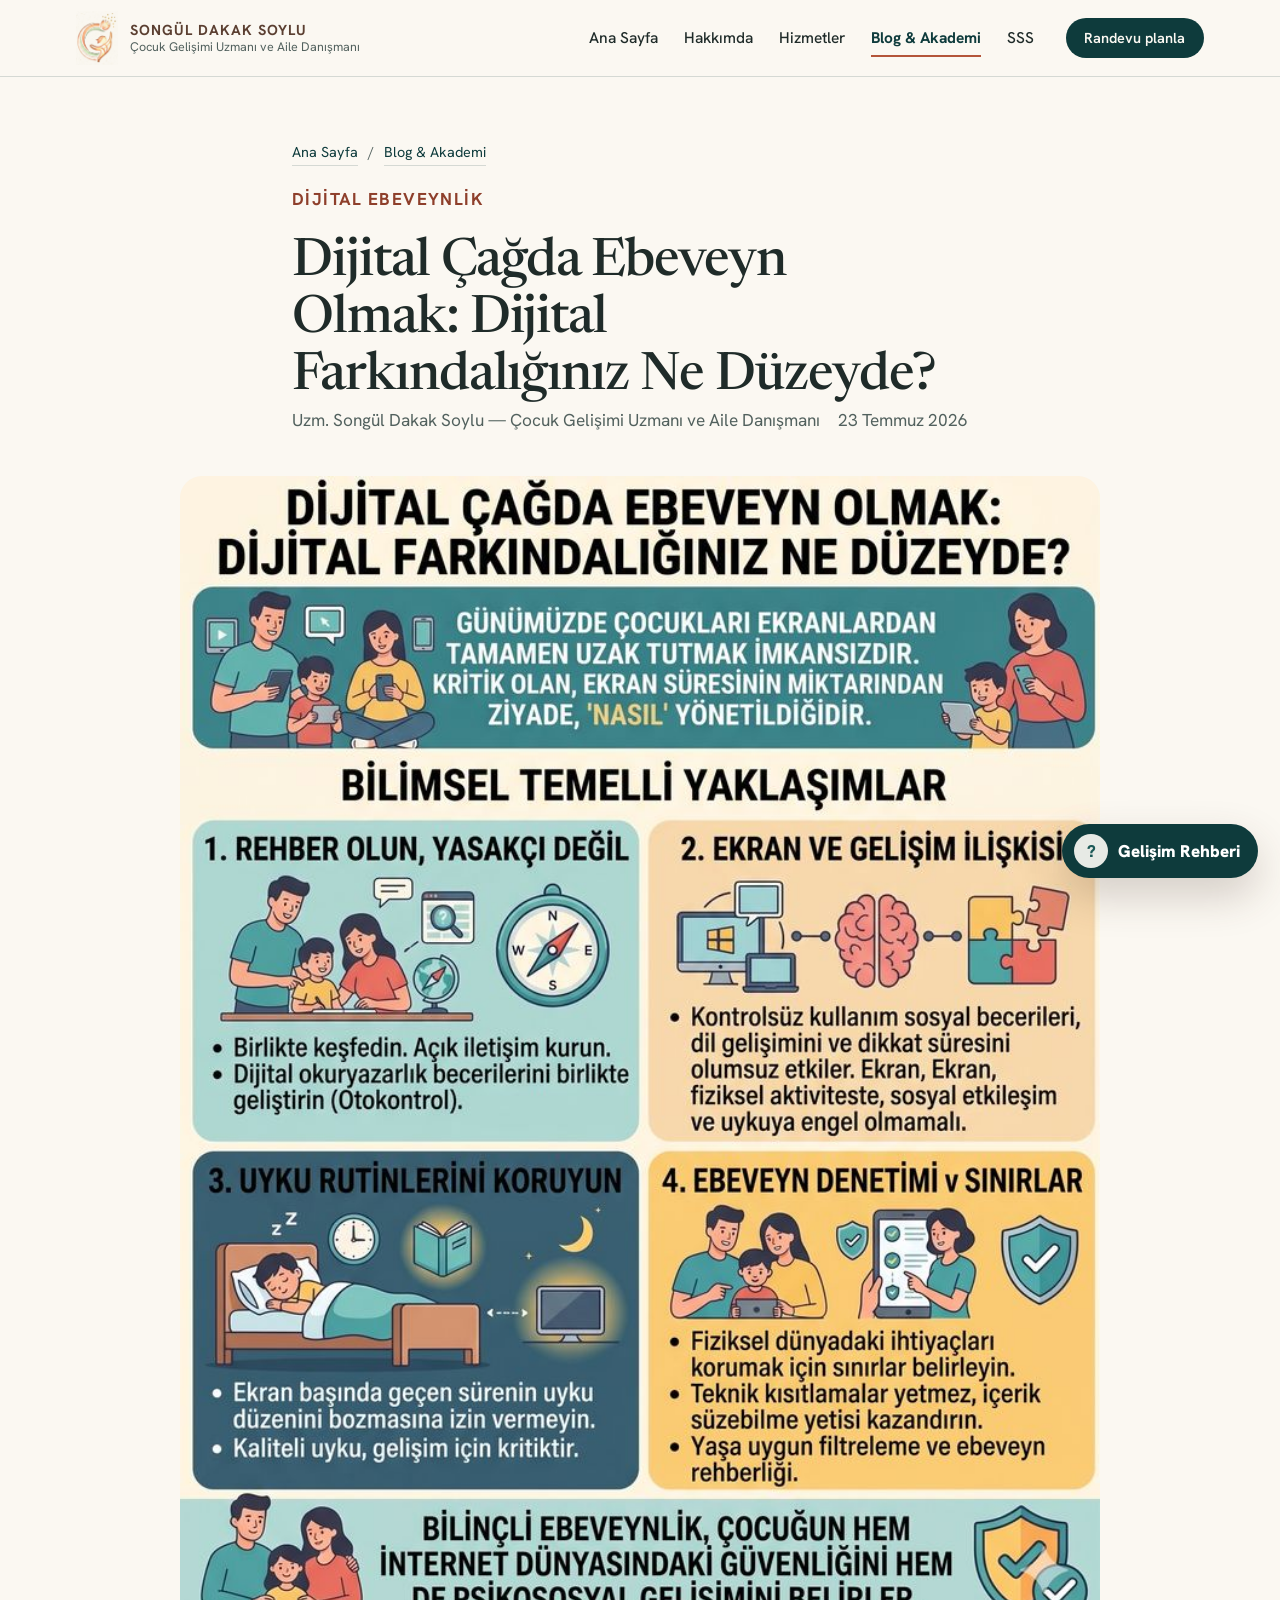
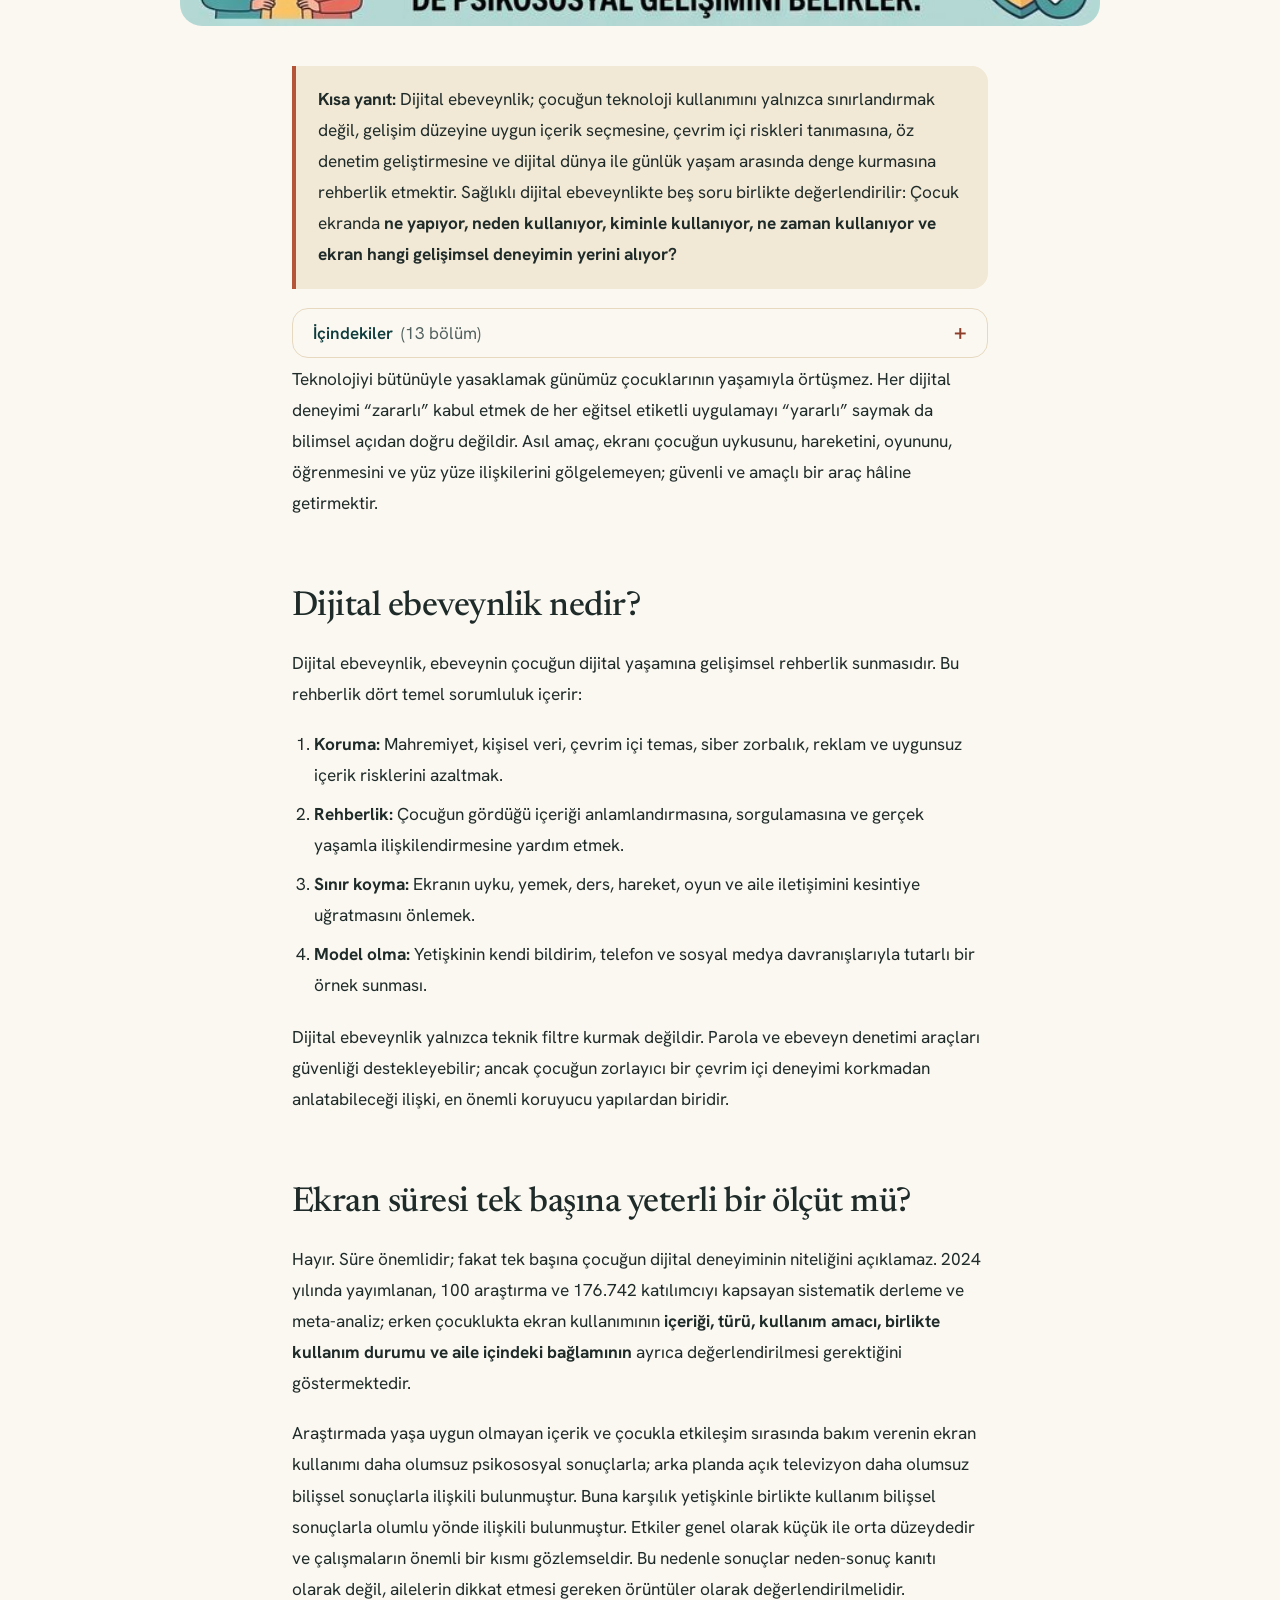
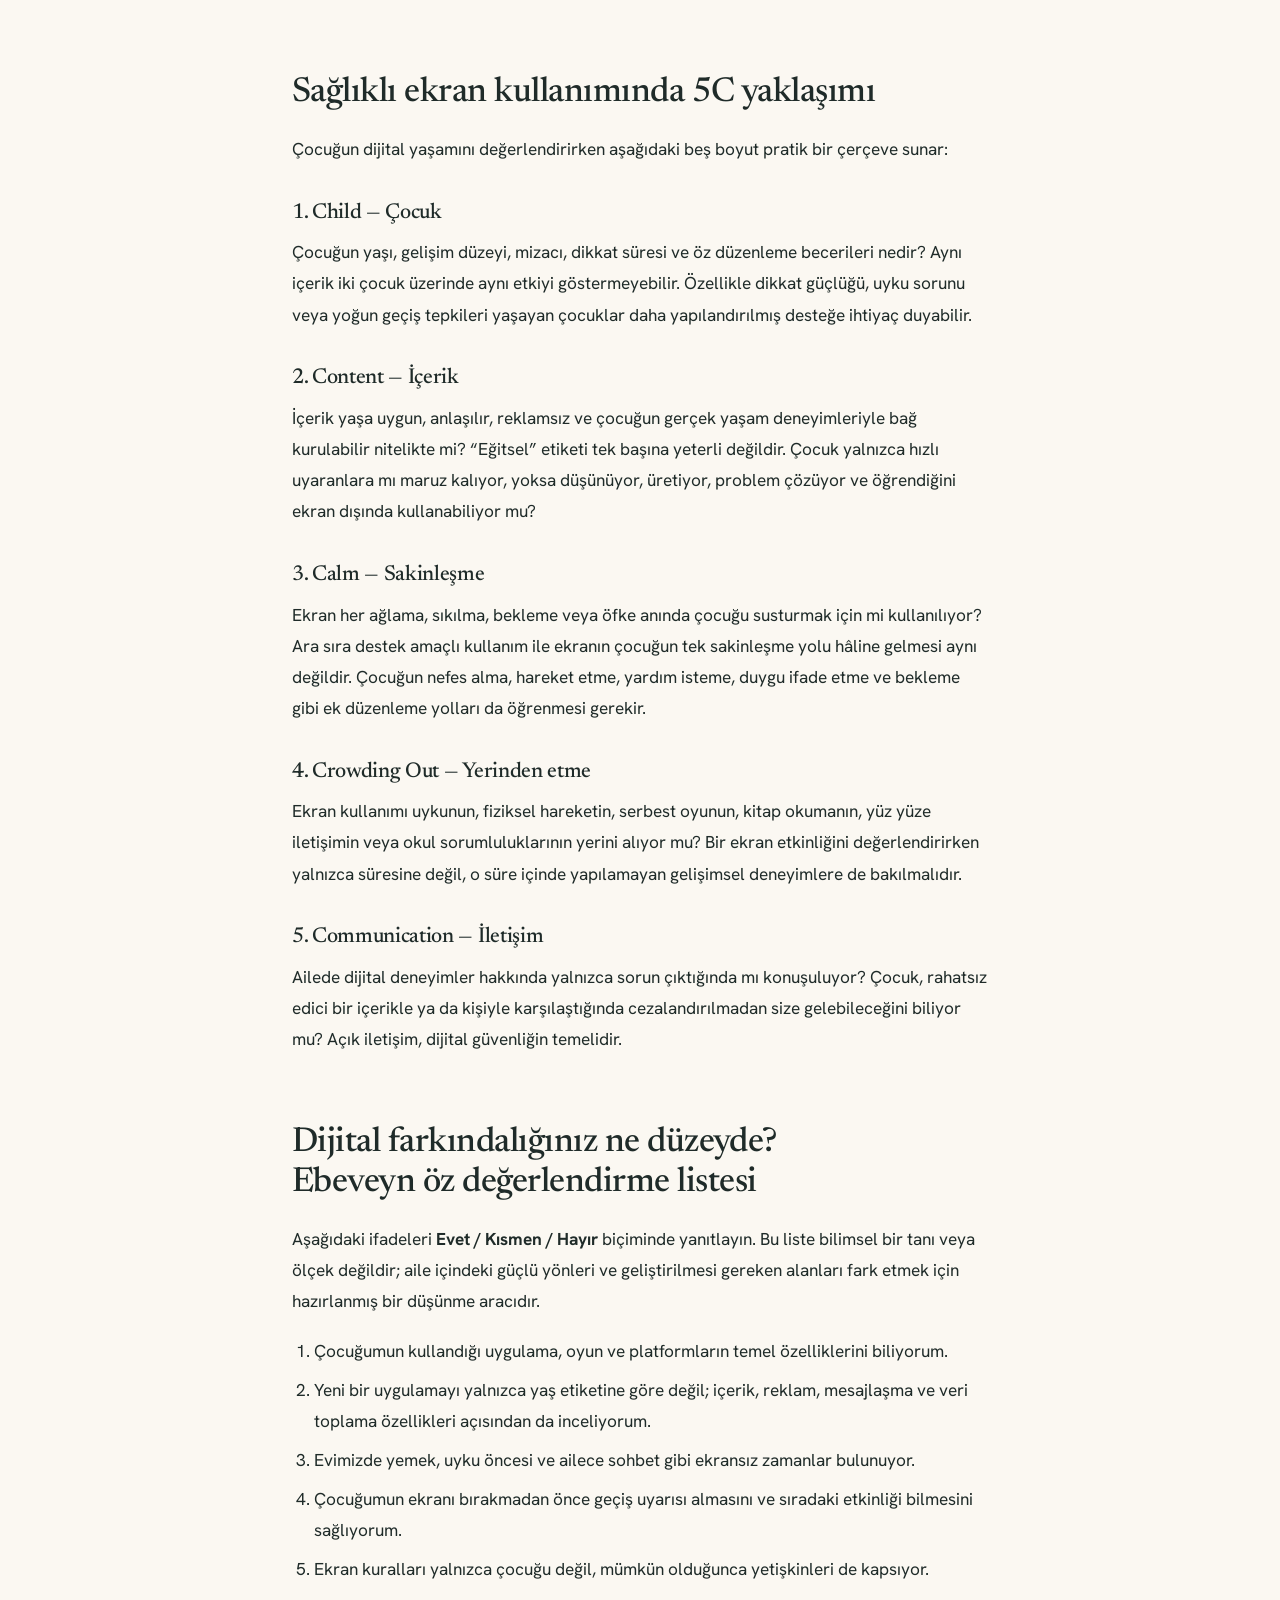
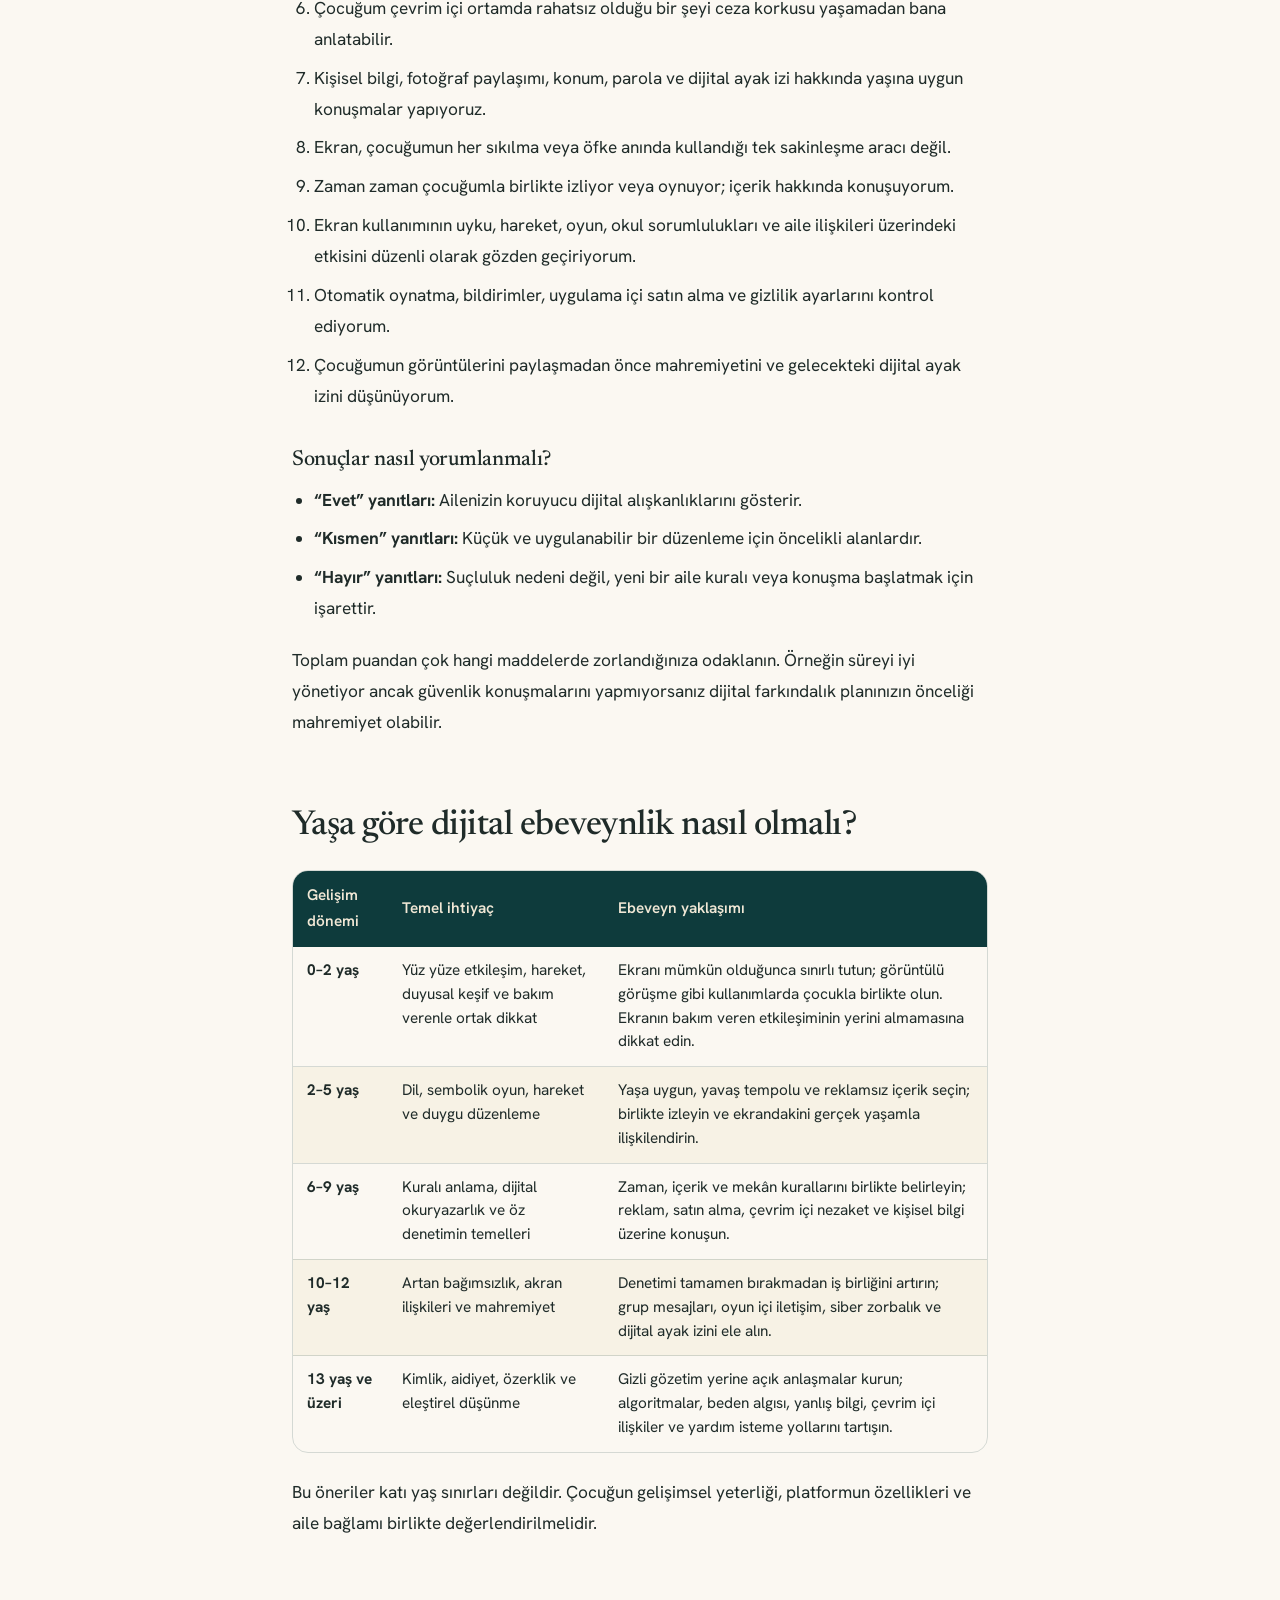
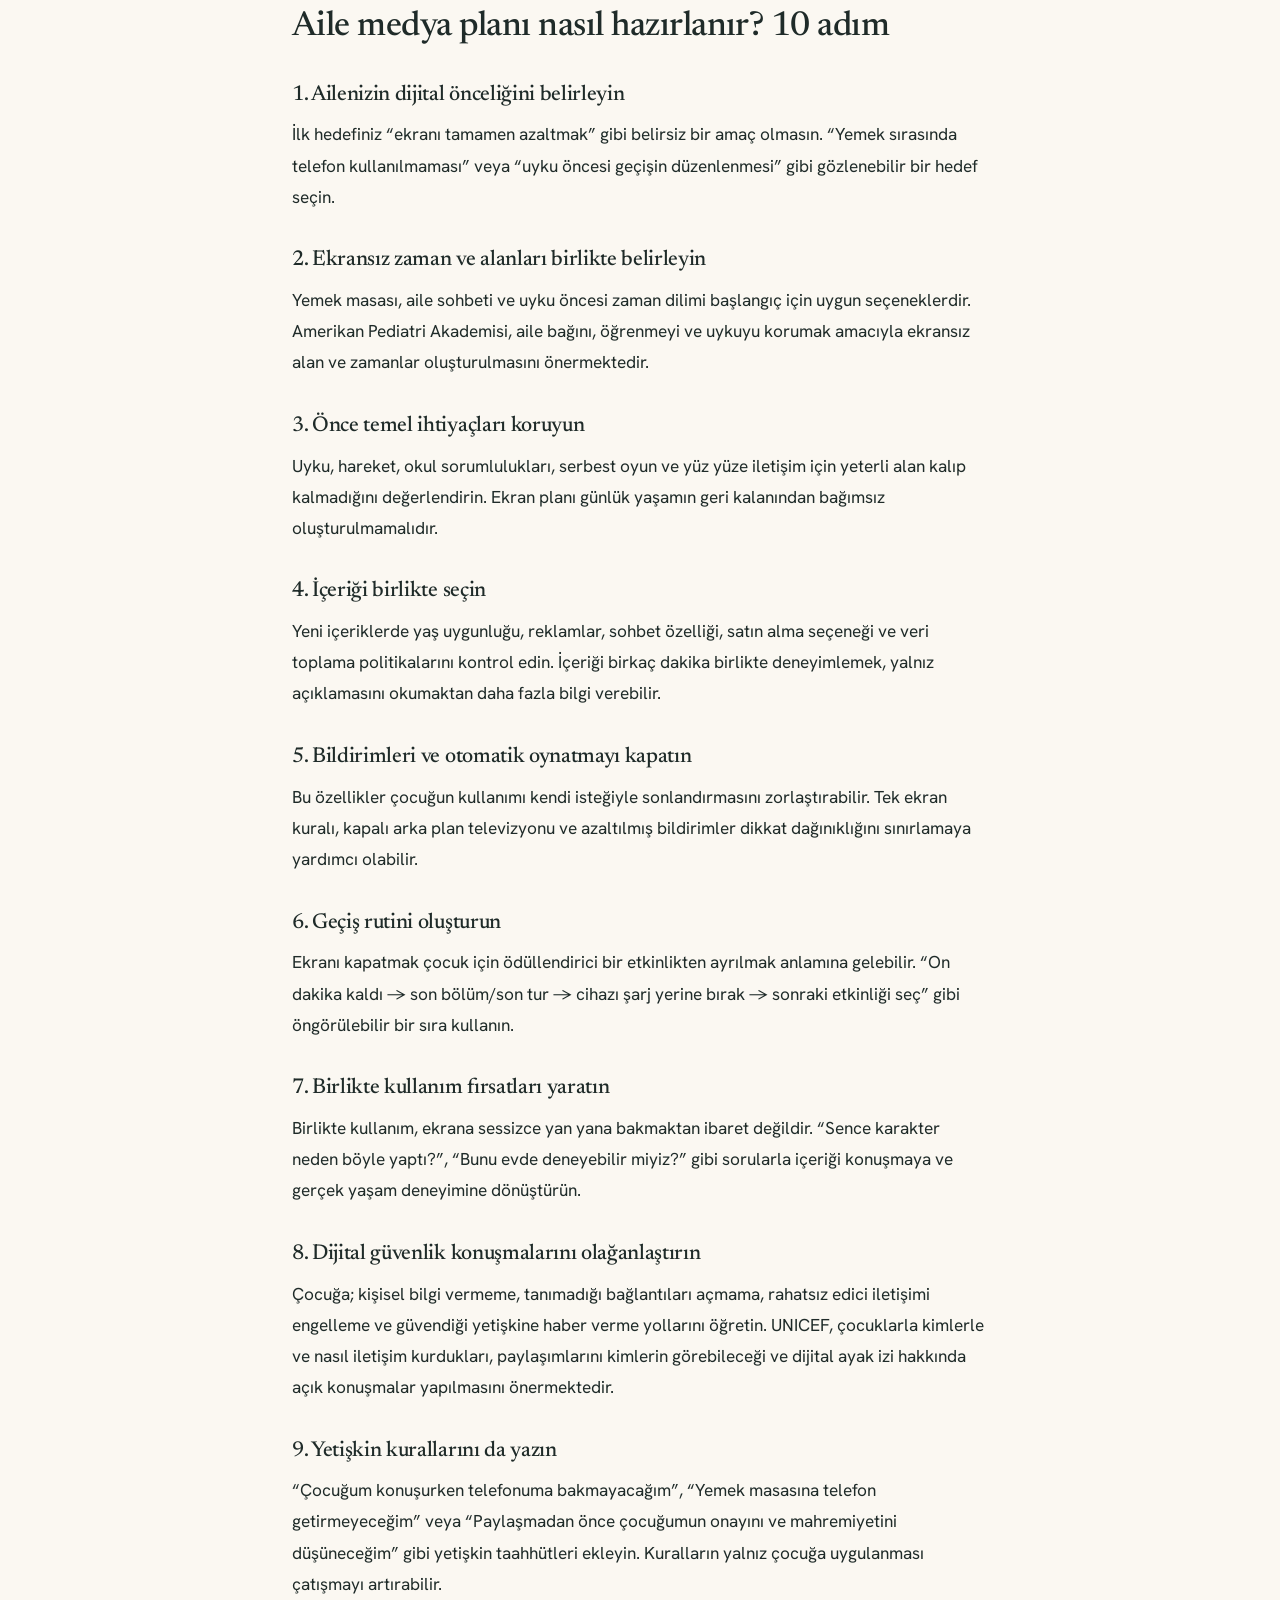
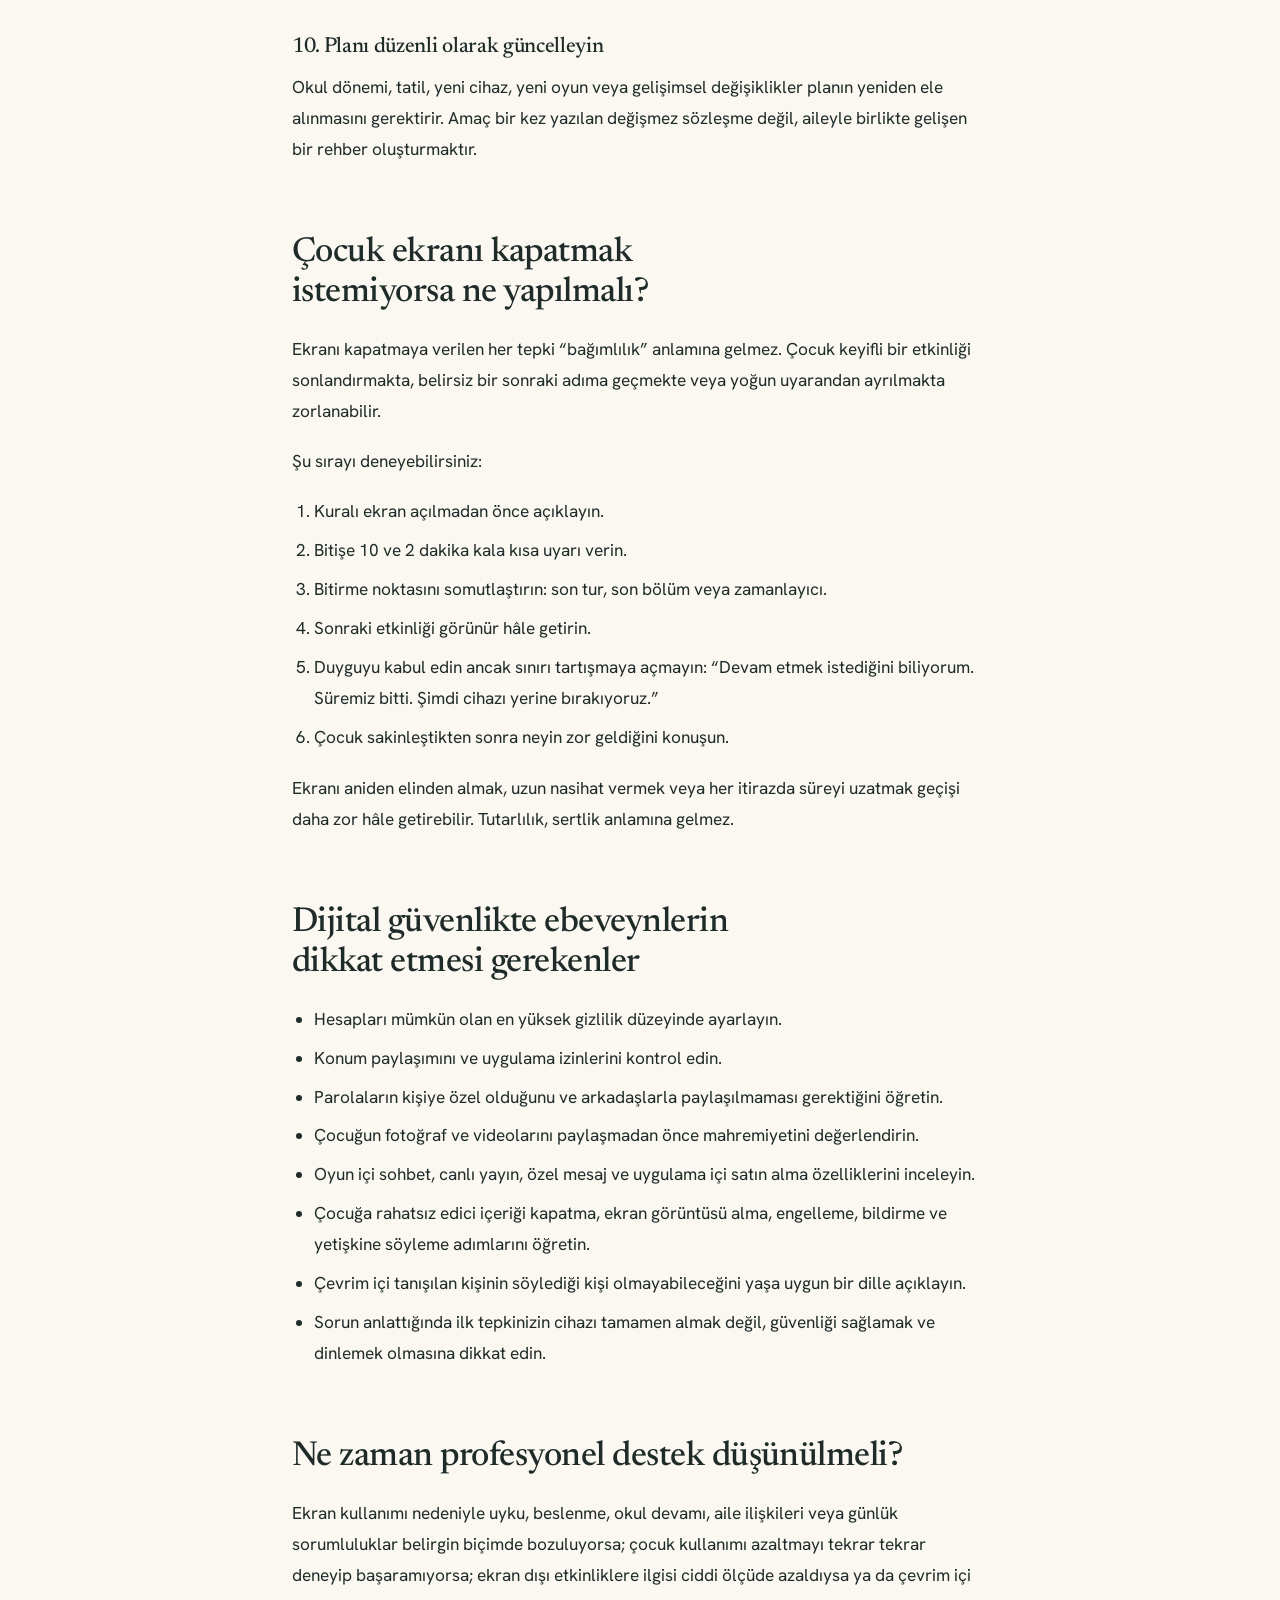
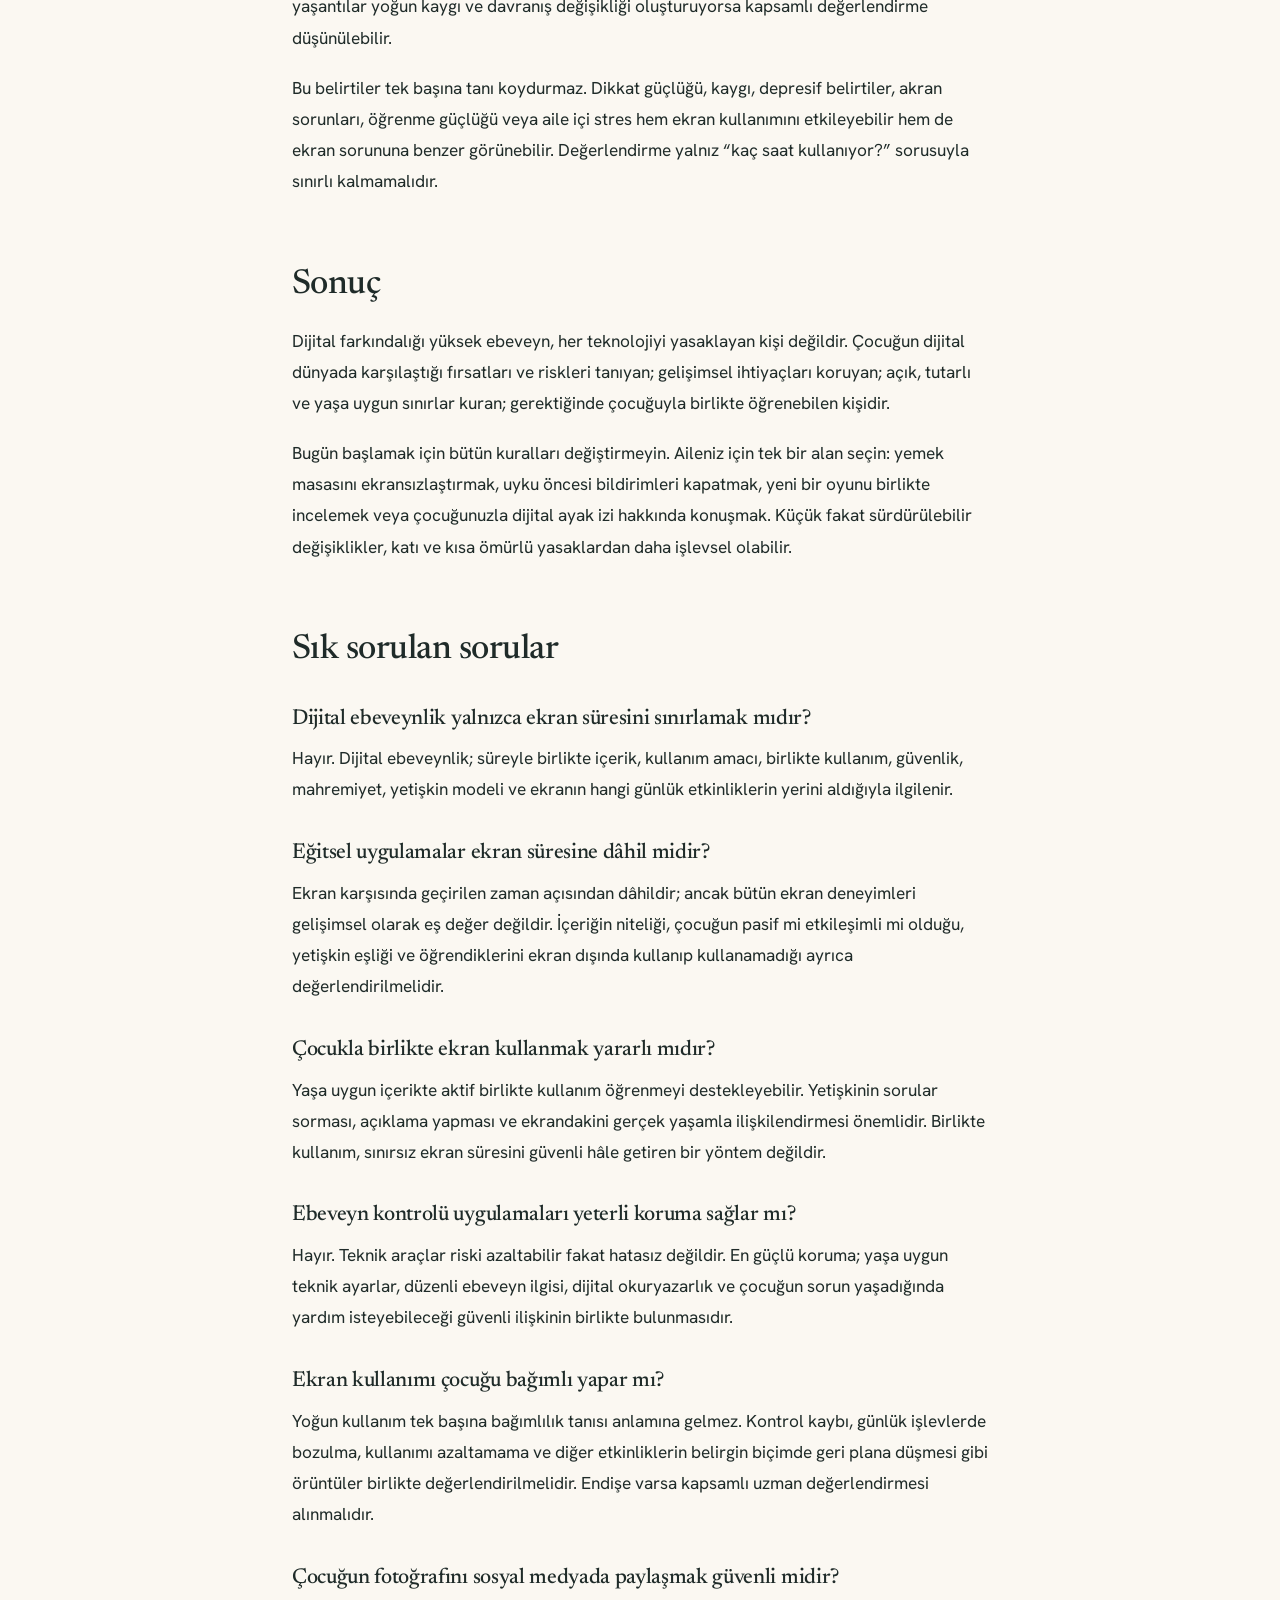
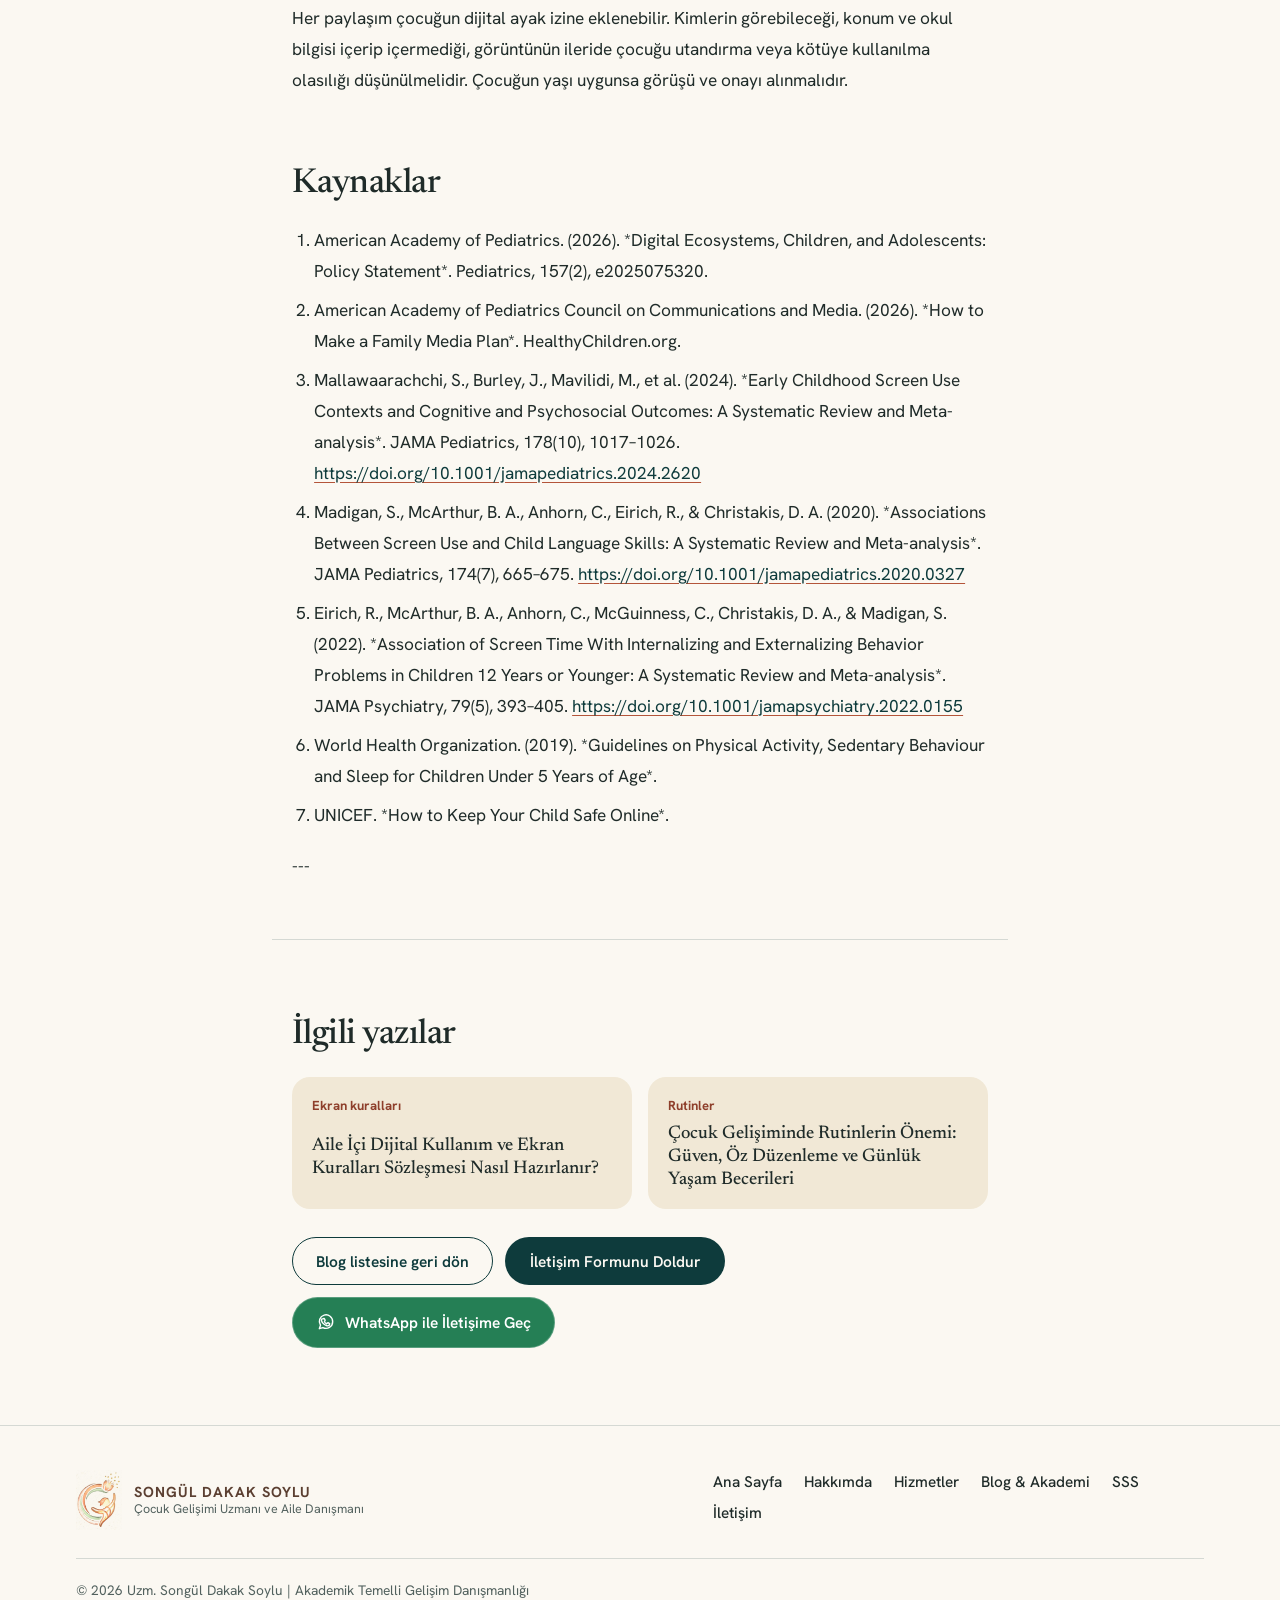
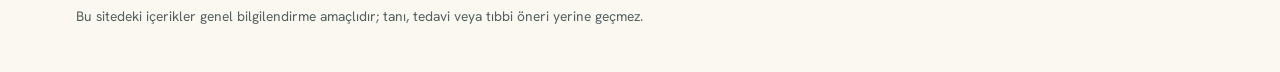
<file: blog/dijital-ebeveynlik-farkindaligi/index.html>
<!DOCTYPE html>
<html lang="tr">
<head>
  <meta charset="UTF-8">
  <meta name="viewport" content="width=device-width, initial-scale=1.0">
  <title>Dijital Ebeveynlik Nedir? Dijital Farkındalık Testi ve 10 Sağlıklı Adım</title>
  <meta name="description" content="Dijital ebeveynlik nedir? Çocuğun ekran kullanımını süre, içerik, bağlam ve güvenlik açısından değerlendirin; dijital farkındalık kontrol listesini uygulayın.">
  <link rel="canonical" href="https://songuldakaksoylu.com/blog/dijital-ebeveynlik-farkindaligi/">
  <meta property="og:type" content="article">
  <meta property="og:locale" content="tr_TR">
  <meta property="og:title" content="Dijital Ebeveynlik Nedir? Dijital Farkındalık Testi ve 10 Sağlıklı Adım">
  <meta property="og:description" content="Dijital ebeveynlik nedir? Çocuğun ekran kullanımını süre, içerik, bağlam ve güvenlik açısından değerlendirin; dijital farkındalık kontrol listesini uygulayın.">
  <meta property="og:url" content="https://songuldakaksoylu.com/blog/dijital-ebeveynlik-farkindaligi/">
  <meta property="og:image" content="https://songuldakaksoylu.com/assets/images/share/blog-dijital.jpg">
  <meta property="og:image:width" content="1200">
  <meta property="og:image:height" content="630">
  <meta name="twitter:card" content="summary_large_image">
  <meta name="twitter:title" content="Dijital Ebeveynlik Nedir? Dijital Farkındalık Testi ve 10 Sağlıklı Adım">
  <meta name="twitter:description" content="Dijital ebeveynlik nedir? Çocuğun ekran kullanımını süre, içerik, bağlam ve güvenlik açısından değerlendirin; dijital farkındalık kontrol listesini uygulayın.">
  <meta name="twitter:image" content="https://songuldakaksoylu.com/assets/images/share/blog-dijital.jpg">
  <link rel="preconnect" href="https://fonts.googleapis.com">
  <link rel="preconnect" href="https://fonts.gstatic.com" crossorigin>
  <link href="https://fonts.googleapis.com/css2?family=Newsreader:ital,opsz,wght@0,6..72,400;0,6..72,500;0,6..72,600;1,6..72,400&family=Hanken+Grotesk:wght@400;500;600;700&display=swap" rel="stylesheet">
  <link rel="stylesheet" href="../../assets/css/site.css?v=6">
  <script type="application/ld+json">
{
  "@context": "https://schema.org",
  "@type": "BlogPosting",
  "headline": "Dijital Çağda Ebeveyn Olmak: Dijital Farkındalığınız Ne Düzeyde?",
  "description": "Dijital ebeveynlik nedir? Çocuğun ekran kullanımını süre, içerik, bağlam ve güvenlik açısından değerlendirin; dijital farkındalık kontrol listesini uygulayın.",
  "image": [
    "https://songuldakaksoylu.com/assets/images/share/blog-dijital.jpg"
  ],
  "author": {
    "@type": "Person",
    "name": "Uzm. Songül Dakak Soylu",
    "jobTitle": "Çocuk Gelişimi Uzmanı ve Aile Danışmanı"
  },
  "publisher": {
    "@type": "Organization",
    "name": "Songül Dakak Soylu",
    "logo": {
      "@type": "ImageObject",
      "url": "https://songuldakaksoylu.com/assets/images/web/logo-isaret.jpg"
    }
  },
  "datePublished": "2026-07-23",
  "dateModified": "2026-07-23",
  "mainEntityOfPage": {
    "@type": "WebPage",
    "@id": "https://songuldakaksoylu.com/blog/dijital-ebeveynlik-farkindaligi/"
  },
  "inLanguage": "tr-TR"
}
</script>
<script type="application/ld+json">
{
  "@context": "https://schema.org",
  "@type": "BreadcrumbList",
  "itemListElement": [
    {
      "@type": "ListItem",
      "position": 1,
      "name": "Ana Sayfa",
      "item": "https://songuldakaksoylu.com/"
    },
    {
      "@type": "ListItem",
      "position": 2,
      "name": "Blog & Akademi",
      "item": "https://songuldakaksoylu.com/blog"
    },
    {
      "@type": "ListItem",
      "position": 3,
      "name": "Dijital Çağda Ebeveyn Olmak: Dijital Farkındalığınız Ne Düzeyde?",
      "item": "https://songuldakaksoylu.com/blog/dijital-ebeveynlik-farkindaligi/"
    }
  ]
}
</script>
<script type="application/ld+json">
{
  "@context": "https://schema.org",
  "@type": "FAQPage",
  "mainEntity": [
    {
      "@type": "Question",
      "name": "Dijital ebeveynlik yalnızca ekran süresini sınırlamak mıdır?",
      "acceptedAnswer": {
        "@type": "Answer",
        "text": "Hayır. Dijital ebeveynlik; süreyle birlikte içerik, kullanım amacı, birlikte kullanım, güvenlik, mahremiyet, yetişkin modeli ve ekranın hangi günlük etkinliklerin yerini aldığıyla ilgilenir."
      }
    },
    {
      "@type": "Question",
      "name": "Eğitsel uygulamalar ekran süresine dâhil midir?",
      "acceptedAnswer": {
        "@type": "Answer",
        "text": "Ekran karşısında geçirilen zaman açısından dâhildir; ancak bütün ekran deneyimleri gelişimsel olarak eş değer değildir. İçeriğin niteliği, çocuğun pasif mi etkileşimli mi olduğu, yetişkin eşliği ve öğrendiklerini ekran dışında kullanıp kullanamadığı ayrıca değerlendirilmelidir."
      }
    },
    {
      "@type": "Question",
      "name": "Çocukla birlikte ekran kullanmak yararlı mıdır?",
      "acceptedAnswer": {
        "@type": "Answer",
        "text": "Yaşa uygun içerikte aktif birlikte kullanım öğrenmeyi destekleyebilir. Yetişkinin sorular sorması, açıklama yapması ve ekrandakini gerçek yaşamla ilişkilendirmesi önemlidir. Birlikte kullanım, sınırsız ekran süresini güvenli hâle getiren bir yöntem değildir."
      }
    },
    {
      "@type": "Question",
      "name": "Ebeveyn kontrolü uygulamaları yeterli koruma sağlar mı?",
      "acceptedAnswer": {
        "@type": "Answer",
        "text": "Hayır. Teknik araçlar riski azaltabilir fakat hatasız değildir. En güçlü koruma; yaşa uygun teknik ayarlar, düzenli ebeveyn ilgisi, dijital okuryazarlık ve çocuğun sorun yaşadığında yardım isteyebileceği güvenli ilişkinin birlikte bulunmasıdır."
      }
    },
    {
      "@type": "Question",
      "name": "Ekran kullanımı çocuğu bağımlı yapar mı?",
      "acceptedAnswer": {
        "@type": "Answer",
        "text": "Yoğun kullanım tek başına bağımlılık tanısı anlamına gelmez. Kontrol kaybı, günlük işlevlerde bozulma, kullanımı azaltamama ve diğer etkinliklerin belirgin biçimde geri plana düşmesi gibi örüntüler birlikte değerlendirilmelidir. Endişe varsa kapsamlı uzman değerlendirmesi alınmalıdır."
      }
    },
    {
      "@type": "Question",
      "name": "Çocuğun fotoğrafını sosyal medyada paylaşmak güvenli midir?",
      "acceptedAnswer": {
        "@type": "Answer",
        "text": "Her paylaşım çocuğun dijital ayak izine eklenebilir. Kimlerin görebileceği, konum ve okul bilgisi içerip içermediği, görüntünün ileride çocuğu utandırma veya kötüye kullanılma olasılığı düşünülmelidir. Çocuğun yaşı uygunsa görüşü ve onayı alınmalıdır."
      }
    }
  ]
}
</script>
</head>
<body>
  <a class="skip-link" href="#main">Ana içeriğe geç</a>
  <header class="site-header" data-header>
    <div class="wrap bar">
      <a class="brand" href="/" aria-label="Songül Dakak Soylu, ana sayfa">
        <img class="brand-mark" src="../../assets/images/web/logo-isaret.jpg" alt="Songül Dakak Soylu logosu" width="240" height="240">
        <span class="brand-text"><strong>SONGÜL DAKAK SOYLU</strong><span>Çocuk Gelişimi Uzmanı ve Aile Danışmanı</span></span>
      </a>
      <nav class="nav" id="nav" data-nav aria-label="Ana menü">
        <a href="/">Ana Sayfa</a>
        <a href="/hakkimda">Hakkımda</a>
        <a href="/hizmetler">Hizmetler</a>
        <a href="/blog" aria-current="page">Blog &amp; Akademi</a>
        <a href="/sss">SSS</a>
        <a class="btn btn-primary nav-cta" href="/iletisim">Randevu planla</a>
      </nav>
      <a class="btn btn-primary btn-sm head-cta" href="/iletisim">Randevu planla</a>
      <button class="menu-btn" type="button" data-menu-toggle aria-expanded="false" aria-controls="nav" aria-label="Menüyü aç">
        <svg width="22" height="22" viewBox="0 0 22 22" fill="none" stroke="currentColor" stroke-width="1.8" stroke-linecap="round" aria-hidden="true"><path d="M3 6h16M3 11h16M3 16h16"/></svg>
      </button>
    </div>
  </header>

  <main class="page-main blog-article-page" id="main" tabindex="-1">
    <article class="blog-detail-card blog-article">
      <div class="article-content article-header-content">
        <nav class="article-breadcrumbs" aria-label="Blog yolu"><a href="/">Ana Sayfa</a><span aria-hidden="true">/</span><a href="/blog">Blog & Akademi</a></nav>
        <p class="eyebrow">Dijital ebeveynlik</p>
        <h1 class="article-title">Dijital Çağda Ebeveyn Olmak: Dijital Farkındalığınız Ne Düzeyde?</h1>
        <p class="article-meta"><span>Uzm. Songül Dakak Soylu — Çocuk Gelişimi Uzmanı ve Aile Danışmanı</span><time datetime="2026-07-23">23 Temmuz 2026</time></p>
      </div>
      <div class="article-image-container"><img src="../../assets/images/web/blog-dijital.jpg" alt="Dijital ebeveynlik ve çocuklarda ekran kullanımı farkındalığını anlatan görsel" loading="eager"></div>
      <section class="article-content">
        <p class="short-answer"><strong>Kısa yanıt:</strong> Dijital ebeveynlik; çocuğun teknoloji kullanımını yalnızca sınırlandırmak değil, gelişim düzeyine uygun içerik seçmesine, çevrim içi riskleri tanımasına, öz denetim geliştirmesine ve dijital dünya ile günlük yaşam arasında denge kurmasına rehberlik etmektir. Sağlıklı dijital ebeveynlikte beş soru birlikte değerlendirilir: Çocuk ekranda <strong>ne yapıyor, neden kullanıyor, kiminle kullanıyor, ne zaman kullanıyor ve ekran hangi gelişimsel deneyimin yerini alıyor?</strong></p>
        <nav class="toc" aria-label="İçindekiler"><details><summary>İçindekiler <span>(13 bölüm)</span></summary><ol><li><a href="#dijital-ebeveynlik-nedir">Dijital ebeveynlik nedir?</a></li><li><a href="#ekran-suresi-tek-basina-yeterli-bir-olcut-mu">Ekran süresi tek başına yeterli bir ölçüt mü?</a></li><li><a href="#saglikli-ekran-kullaniminda-5c-yaklasimi">Sağlıklı ekran kullanımında 5C yaklaşımı</a></li><li><a href="#dijital-farkindaliginiz-ne-duzeyde-ebeveyn-oz-degerlendirme-listesi">Dijital farkındalığınız ne düzeyde? Ebeveyn öz değerlendirme listesi</a></li><li><a href="#yasa-gore-dijital-ebeveynlik-nasil-olmali">Yaşa göre dijital ebeveynlik nasıl olmalı?</a></li><li><a href="#aile-medya-plani-nasil-hazirlanir-10-adim">Aile medya planı nasıl hazırlanır? 10 adım</a></li><li><a href="#cocuk-ekrani-kapatmak-istemiyorsa-ne-yapilmali">Çocuk ekranı kapatmak istemiyorsa ne yapılmalı?</a></li><li><a href="#dijital-guvenlikte-ebeveynlerin-dikkat-etmesi-gerekenler">Dijital güvenlikte ebeveynlerin dikkat etmesi gerekenler</a></li><li><a href="#ne-zaman-profesyonel-destek-dusunulmeli">Ne zaman profesyonel destek düşünülmeli?</a></li><li><a href="#sonuc">Sonuç</a></li><li><a href="#sik-sorulan-sorular">Sık sorulan sorular</a></li><li><a href="#kaynaklar">Kaynaklar</a></li><li><a href="#related-posts-title">İlgili yazılar</a></li></ol></details></nav>
<p>Teknolojiyi bütünüyle yasaklamak günümüz çocuklarının yaşamıyla örtüşmez. Her dijital deneyimi “zararlı” kabul etmek de her eğitsel etiketli uygulamayı “yararlı” saymak da bilimsel açıdan doğru değildir. Asıl amaç, ekranı çocuğun uykusunu, hareketini, oyununu, öğrenmesini ve yüz yüze ilişkilerini gölgelemeyen; güvenli ve amaçlı bir araç hâline getirmektir.</p>
<h2 class="article-section-title" id="dijital-ebeveynlik-nedir">Dijital ebeveynlik nedir?</h2>
<p>Dijital ebeveynlik, ebeveynin çocuğun dijital yaşamına gelişimsel rehberlik sunmasıdır. Bu rehberlik dört temel sorumluluk içerir:</p>
<ol><li><strong>Koruma:</strong> Mahremiyet, kişisel veri, çevrim içi temas, siber zorbalık, reklam ve uygunsuz içerik risklerini azaltmak.</li><li><strong>Rehberlik:</strong> Çocuğun gördüğü içeriği anlamlandırmasına, sorgulamasına ve gerçek yaşamla ilişkilendirmesine yardım etmek.</li><li><strong>Sınır koyma:</strong> Ekranın uyku, yemek, ders, hareket, oyun ve aile iletişimini kesintiye uğratmasını önlemek.</li><li><strong>Model olma:</strong> Yetişkinin kendi bildirim, telefon ve sosyal medya davranışlarıyla tutarlı bir örnek sunması.</li></ol>
<p>Dijital ebeveynlik yalnızca teknik filtre kurmak değildir. Parola ve ebeveyn denetimi araçları güvenliği destekleyebilir; ancak çocuğun zorlayıcı bir çevrim içi deneyimi korkmadan anlatabileceği ilişki, en önemli koruyucu yapılardan biridir.</p>
<h2 class="article-section-title" id="ekran-suresi-tek-basina-yeterli-bir-olcut-mu">Ekran süresi tek başına yeterli bir ölçüt mü?</h2>
<p>Hayır. Süre önemlidir; fakat tek başına çocuğun dijital deneyiminin niteliğini açıklamaz. 2024 yılında yayımlanan, 100 araştırma ve 176.742 katılımcıyı kapsayan sistematik derleme ve meta-analiz; erken çocuklukta ekran kullanımının <strong>içeriği, türü, kullanım amacı, birlikte kullanım durumu ve aile içindeki bağlamının</strong> ayrıca değerlendirilmesi gerektiğini göstermektedir.</p>
<p>Araştırmada yaşa uygun olmayan içerik ve çocukla etkileşim sırasında bakım verenin ekran kullanımı daha olumsuz psikososyal sonuçlarla; arka planda açık televizyon daha olumsuz bilişsel sonuçlarla ilişkili bulunmuştur. Buna karşılık yetişkinle birlikte kullanım bilişsel sonuçlarla olumlu yönde ilişkili bulunmuştur. Etkiler genel olarak küçük ile orta düzeydedir ve çalışmaların önemli bir kısmı gözlemseldir. Bu nedenle sonuçlar neden-sonuç kanıtı olarak değil, ailelerin dikkat etmesi gereken örüntüler olarak değerlendirilmelidir.</p>
<h2 class="article-section-title" id="saglikli-ekran-kullaniminda-5c-yaklasimi">Sağlıklı ekran kullanımında 5C yaklaşımı</h2>
<p>Çocuğun dijital yaşamını değerlendirirken aşağıdaki beş boyut pratik bir çerçeve sunar:</p>
<h3 id="1-child-cocuk">1. Child — Çocuk</h3>
<p>Çocuğun yaşı, gelişim düzeyi, mizacı, dikkat süresi ve öz düzenleme becerileri nedir? Aynı içerik iki çocuk üzerinde aynı etkiyi göstermeyebilir. Özellikle dikkat güçlüğü, uyku sorunu veya yoğun geçiş tepkileri yaşayan çocuklar daha yapılandırılmış desteğe ihtiyaç duyabilir.</p>
<h3 id="2-content-icerik">2. Content — İçerik</h3>
<p>İçerik yaşa uygun, anlaşılır, reklamsız ve çocuğun gerçek yaşam deneyimleriyle bağ kurulabilir nitelikte mi? “Eğitsel” etiketi tek başına yeterli değildir. Çocuk yalnızca hızlı uyaranlara mı maruz kalıyor, yoksa düşünüyor, üretiyor, problem çözüyor ve öğrendiğini ekran dışında kullanabiliyor mu?</p>
<h3 id="3-calm-sakinlesme">3. Calm — Sakinleşme</h3>
<p>Ekran her ağlama, sıkılma, bekleme veya öfke anında çocuğu susturmak için mi kullanılıyor? Ara sıra destek amaçlı kullanım ile ekranın çocuğun tek sakinleşme yolu hâline gelmesi aynı değildir. Çocuğun nefes alma, hareket etme, yardım isteme, duygu ifade etme ve bekleme gibi ek düzenleme yolları da öğrenmesi gerekir.</p>
<h3 id="4-crowding-out-yerinden-etme">4. Crowding Out — Yerinden etme</h3>
<p>Ekran kullanımı uykunun, fiziksel hareketin, serbest oyunun, kitap okumanın, yüz yüze iletişimin veya okul sorumluluklarının yerini alıyor mu? Bir ekran etkinliğini değerlendirirken yalnızca süresine değil, o süre içinde yapılamayan gelişimsel deneyimlere de bakılmalıdır.</p>
<h3 id="5-communication-iletisim">5. Communication — İletişim</h3>
<p>Ailede dijital deneyimler hakkında yalnızca sorun çıktığında mı konuşuluyor? Çocuk, rahatsız edici bir içerikle ya da kişiyle karşılaştığında cezalandırılmadan size gelebileceğini biliyor mu? Açık iletişim, dijital güvenliğin temelidir.</p>
<h2 class="article-section-title" id="dijital-farkindaliginiz-ne-duzeyde-ebeveyn-oz-degerlendirme-listesi">Dijital farkındalığınız ne düzeyde? Ebeveyn öz değerlendirme listesi</h2>
<p>Aşağıdaki ifadeleri <strong>Evet / Kısmen / Hayır</strong> biçiminde yanıtlayın. Bu liste bilimsel bir tanı veya ölçek değildir; aile içindeki güçlü yönleri ve geliştirilmesi gereken alanları fark etmek için hazırlanmış bir düşünme aracıdır.</p>
<ol><li>Çocuğumun kullandığı uygulama, oyun ve platformların temel özelliklerini biliyorum.</li><li>Yeni bir uygulamayı yalnızca yaş etiketine göre değil; içerik, reklam, mesajlaşma ve veri toplama özellikleri açısından da inceliyorum.</li><li>Evimizde yemek, uyku öncesi ve ailece sohbet gibi ekransız zamanlar bulunuyor.</li><li>Çocuğumun ekranı bırakmadan önce geçiş uyarısı almasını ve sıradaki etkinliği bilmesini sağlıyorum.</li><li>Ekran kuralları yalnızca çocuğu değil, mümkün olduğunca yetişkinleri de kapsıyor.</li><li>Çocuğum çevrim içi ortamda rahatsız olduğu bir şeyi ceza korkusu yaşamadan bana anlatabilir.</li><li>Kişisel bilgi, fotoğraf paylaşımı, konum, parola ve dijital ayak izi hakkında yaşına uygun konuşmalar yapıyoruz.</li><li>Ekran, çocuğumun her sıkılma veya öfke anında kullandığı tek sakinleşme aracı değil.</li><li>Zaman zaman çocuğumla birlikte izliyor veya oynuyor; içerik hakkında konuşuyorum.</li><li>Ekran kullanımının uyku, hareket, oyun, okul sorumlulukları ve aile ilişkileri üzerindeki etkisini düzenli olarak gözden geçiriyorum.</li><li>Otomatik oynatma, bildirimler, uygulama içi satın alma ve gizlilik ayarlarını kontrol ediyorum.</li><li>Çocuğumun görüntülerini paylaşmadan önce mahremiyetini ve gelecekteki dijital ayak izini düşünüyorum.</li></ol>
<h3 id="sonuclar-nasil-yorumlanmali">Sonuçlar nasıl yorumlanmalı?</h3>
<ul><li><strong>“Evet” yanıtları:</strong> Ailenizin koruyucu dijital alışkanlıklarını gösterir.</li><li><strong>“Kısmen” yanıtları:</strong> Küçük ve uygulanabilir bir düzenleme için öncelikli alanlardır.</li><li><strong>“Hayır” yanıtları:</strong> Suçluluk nedeni değil, yeni bir aile kuralı veya konuşma başlatmak için işarettir.</li></ul>
<p>Toplam puandan çok hangi maddelerde zorlandığınıza odaklanın. Örneğin süreyi iyi yönetiyor ancak güvenlik konuşmalarını yapmıyorsanız dijital farkındalık planınızın önceliği mahremiyet olabilir.</p>
<h2 class="article-section-title" id="yasa-gore-dijital-ebeveynlik-nasil-olmali">Yaşa göre dijital ebeveynlik nasıl olmalı?</h2>
<div class="table-wrap"><table><thead><tr><th>Gelişim dönemi</th><th>Temel ihtiyaç</th><th>Ebeveyn yaklaşımı</th></tr></thead><tbody><tr><td><strong>0–2 yaş</strong></td><td>Yüz yüze etkileşim, hareket, duyusal keşif ve bakım verenle ortak dikkat</td><td>Ekranı mümkün olduğunca sınırlı tutun; görüntülü görüşme gibi kullanımlarda çocukla birlikte olun. Ekranın bakım veren etkileşiminin yerini almamasına dikkat edin.</td></tr><tr><td><strong>2–5 yaş</strong></td><td>Dil, sembolik oyun, hareket ve duygu düzenleme</td><td>Yaşa uygun, yavaş tempolu ve reklamsız içerik seçin; birlikte izleyin ve ekrandakini gerçek yaşamla ilişkilendirin.</td></tr><tr><td><strong>6–9 yaş</strong></td><td>Kuralı anlama, dijital okuryazarlık ve öz denetimin temelleri</td><td>Zaman, içerik ve mekân kurallarını birlikte belirleyin; reklam, satın alma, çevrim içi nezaket ve kişisel bilgi üzerine konuşun.</td></tr><tr><td><strong>10–12 yaş</strong></td><td>Artan bağımsızlık, akran ilişkileri ve mahremiyet</td><td>Denetimi tamamen bırakmadan iş birliğini artırın; grup mesajları, oyun içi iletişim, siber zorbalık ve dijital ayak izini ele alın.</td></tr><tr><td><strong>13 yaş ve üzeri</strong></td><td>Kimlik, aidiyet, özerklik ve eleştirel düşünme</td><td>Gizli gözetim yerine açık anlaşmalar kurun; algoritmalar, beden algısı, yanlış bilgi, çevrim içi ilişkiler ve yardım isteme yollarını tartışın.</td></tr></tbody></table></div>
<p>Bu öneriler katı yaş sınırları değildir. Çocuğun gelişimsel yeterliği, platformun özellikleri ve aile bağlamı birlikte değerlendirilmelidir.</p>
<h2 class="article-section-title" id="aile-medya-plani-nasil-hazirlanir-10-adim">Aile medya planı nasıl hazırlanır? 10 adım</h2>
<h3 id="1-ailenizin-dijital-onceligini-belirleyin">1. Ailenizin dijital önceliğini belirleyin</h3>
<p>İlk hedefiniz “ekranı tamamen azaltmak” gibi belirsiz bir amaç olmasın. “Yemek sırasında telefon kullanılmaması” veya “uyku öncesi geçişin düzenlenmesi” gibi gözlenebilir bir hedef seçin.</p>
<h3 id="2-ekransiz-zaman-ve-alanlari-birlikte-belirleyin">2. Ekransız zaman ve alanları birlikte belirleyin</h3>
<p>Yemek masası, aile sohbeti ve uyku öncesi zaman dilimi başlangıç için uygun seçeneklerdir. Amerikan Pediatri Akademisi, aile bağını, öğrenmeyi ve uykuyu korumak amacıyla ekransız alan ve zamanlar oluşturulmasını önermektedir.</p>
<h3 id="3-once-temel-ihtiyaclari-koruyun">3. Önce temel ihtiyaçları koruyun</h3>
<p>Uyku, hareket, okul sorumlulukları, serbest oyun ve yüz yüze iletişim için yeterli alan kalıp kalmadığını değerlendirin. Ekran planı günlük yaşamın geri kalanından bağımsız oluşturulmamalıdır.</p>
<h3 id="4-icerigi-birlikte-secin">4. İçeriği birlikte seçin</h3>
<p>Yeni içeriklerde yaş uygunluğu, reklamlar, sohbet özelliği, satın alma seçeneği ve veri toplama politikalarını kontrol edin. İçeriği birkaç dakika birlikte deneyimlemek, yalnız açıklamasını okumaktan daha fazla bilgi verebilir.</p>
<h3 id="5-bildirimleri-ve-otomatik-oynatmayi-kapatin">5. Bildirimleri ve otomatik oynatmayı kapatın</h3>
<p>Bu özellikler çocuğun kullanımı kendi isteğiyle sonlandırmasını zorlaştırabilir. Tek ekran kuralı, kapalı arka plan televizyonu ve azaltılmış bildirimler dikkat dağınıklığını sınırlamaya yardımcı olabilir.</p>
<h3 id="6-gecis-rutini-olusturun">6. Geçiş rutini oluşturun</h3>
<p>Ekranı kapatmak çocuk için ödüllendirici bir etkinlikten ayrılmak anlamına gelebilir. “On dakika kaldı → son bölüm/son tur → cihazı şarj yerine bırak → sonraki etkinliği seç” gibi öngörülebilir bir sıra kullanın.</p>
<h3 id="7-birlikte-kullanim-firsatlari-yaratin">7. Birlikte kullanım fırsatları yaratın</h3>
<p>Birlikte kullanım, ekrana sessizce yan yana bakmaktan ibaret değildir. “Sence karakter neden böyle yaptı?”, “Bunu evde deneyebilir miyiz?” gibi sorularla içeriği konuşmaya ve gerçek yaşam deneyimine dönüştürün.</p>
<h3 id="8-dijital-guvenlik-konusmalarini-olaganlastirin">8. Dijital güvenlik konuşmalarını olağanlaştırın</h3>
<p>Çocuğa; kişisel bilgi vermeme, tanımadığı bağlantıları açmama, rahatsız edici iletişimi engelleme ve güvendiği yetişkine haber verme yollarını öğretin. UNICEF, çocuklarla kimlerle ve nasıl iletişim kurdukları, paylaşımlarını kimlerin görebileceği ve dijital ayak izi hakkında açık konuşmalar yapılmasını önermektedir.</p>
<h3 id="9-yetiskin-kurallarini-da-yazin">9. Yetişkin kurallarını da yazın</h3>
<p>“Çocuğum konuşurken telefonuma bakmayacağım”, “Yemek masasına telefon getirmeyeceğim” veya “Paylaşmadan önce çocuğumun onayını ve mahremiyetini düşüneceğim” gibi yetişkin taahhütleri ekleyin. Kuralların yalnız çocuğa uygulanması çatışmayı artırabilir.</p>
<h3 id="10-plani-duzenli-olarak-guncelleyin">10. Planı düzenli olarak güncelleyin</h3>
<p>Okul dönemi, tatil, yeni cihaz, yeni oyun veya gelişimsel değişiklikler planın yeniden ele alınmasını gerektirir. Amaç bir kez yazılan değişmez sözleşme değil, aileyle birlikte gelişen bir rehber oluşturmaktır.</p>
<h2 class="article-section-title" id="cocuk-ekrani-kapatmak-istemiyorsa-ne-yapilmali">Çocuk ekranı kapatmak istemiyorsa ne yapılmalı?</h2>
<p>Ekranı kapatmaya verilen her tepki “bağımlılık” anlamına gelmez. Çocuk keyifli bir etkinliği sonlandırmakta, belirsiz bir sonraki adıma geçmekte veya yoğun uyarandan ayrılmakta zorlanabilir.</p>
<p>Şu sırayı deneyebilirsiniz:</p>
<ol><li>Kuralı ekran açılmadan önce açıklayın.</li><li>Bitişe 10 ve 2 dakika kala kısa uyarı verin.</li><li>Bitirme noktasını somutlaştırın: son tur, son bölüm veya zamanlayıcı.</li><li>Sonraki etkinliği görünür hâle getirin.</li><li>Duyguyu kabul edin ancak sınırı tartışmaya açmayın: “Devam etmek istediğini biliyorum. Süremiz bitti. Şimdi cihazı yerine bırakıyoruz.”</li><li>Çocuk sakinleştikten sonra neyin zor geldiğini konuşun.</li></ol>
<p>Ekranı aniden elinden almak, uzun nasihat vermek veya her itirazda süreyi uzatmak geçişi daha zor hâle getirebilir. Tutarlılık, sertlik anlamına gelmez.</p>
<h2 class="article-section-title" id="dijital-guvenlikte-ebeveynlerin-dikkat-etmesi-gerekenler">Dijital güvenlikte ebeveynlerin dikkat etmesi gerekenler</h2>
<ul><li>Hesapları mümkün olan en yüksek gizlilik düzeyinde ayarlayın.</li><li>Konum paylaşımını ve uygulama izinlerini kontrol edin.</li><li>Parolaların kişiye özel olduğunu ve arkadaşlarla paylaşılmaması gerektiğini öğretin.</li><li>Çocuğun fotoğraf ve videolarını paylaşmadan önce mahremiyetini değerlendirin.</li><li>Oyun içi sohbet, canlı yayın, özel mesaj ve uygulama içi satın alma özelliklerini inceleyin.</li><li>Çocuğa rahatsız edici içeriği kapatma, ekran görüntüsü alma, engelleme, bildirme ve yetişkine söyleme adımlarını öğretin.</li><li>Çevrim içi tanışılan kişinin söylediği kişi olmayabileceğini yaşa uygun bir dille açıklayın.</li><li>Sorun anlattığında ilk tepkinizin cihazı tamamen almak değil, güvenliği sağlamak ve dinlemek olmasına dikkat edin.</li></ul>
<h2 class="article-section-title" id="ne-zaman-profesyonel-destek-dusunulmeli">Ne zaman profesyonel destek düşünülmeli?</h2>
<p>Ekran kullanımı nedeniyle uyku, beslenme, okul devamı, aile ilişkileri veya günlük sorumluluklar belirgin biçimde bozuluyorsa; çocuk kullanımı azaltmayı tekrar tekrar deneyip başaramıyorsa; ekran dışı etkinliklere ilgisi ciddi ölçüde azaldıysa ya da çevrim içi yaşantılar yoğun kaygı ve davranış değişikliği oluşturuyorsa kapsamlı değerlendirme düşünülebilir.</p>
<p>Bu belirtiler tek başına tanı koydurmaz. Dikkat güçlüğü, kaygı, depresif belirtiler, akran sorunları, öğrenme güçlüğü veya aile içi stres hem ekran kullanımını etkileyebilir hem de ekran sorununa benzer görünebilir. Değerlendirme yalnız “kaç saat kullanıyor?” sorusuyla sınırlı kalmamalıdır.</p>
<h2 class="article-section-title" id="sonuc">Sonuç</h2>
<p>Dijital farkındalığı yüksek ebeveyn, her teknolojiyi yasaklayan kişi değildir. Çocuğun dijital dünyada karşılaştığı fırsatları ve riskleri tanıyan; gelişimsel ihtiyaçları koruyan; açık, tutarlı ve yaşa uygun sınırlar kuran; gerektiğinde çocuğuyla birlikte öğrenebilen kişidir.</p>
<p>Bugün başlamak için bütün kuralları değiştirmeyin. Aileniz için tek bir alan seçin: yemek masasını ekransızlaştırmak, uyku öncesi bildirimleri kapatmak, yeni bir oyunu birlikte incelemek veya çocuğunuzla dijital ayak izi hakkında konuşmak. Küçük fakat sürdürülebilir değişiklikler, katı ve kısa ömürlü yasaklardan daha işlevsel olabilir.</p>
<h2 class="article-section-title" id="sik-sorulan-sorular">Sık sorulan sorular</h2>
<h3 id="dijital-ebeveynlik-yalnizca-ekran-suresini-sinirlamak-midir">Dijital ebeveynlik yalnızca ekran süresini sınırlamak mıdır?</h3>
<p>Hayır. Dijital ebeveynlik; süreyle birlikte içerik, kullanım amacı, birlikte kullanım, güvenlik, mahremiyet, yetişkin modeli ve ekranın hangi günlük etkinliklerin yerini aldığıyla ilgilenir.</p>
<h3 id="egitsel-uygulamalar-ekran-suresine-d-hil-midir">Eğitsel uygulamalar ekran süresine dâhil midir?</h3>
<p>Ekran karşısında geçirilen zaman açısından dâhildir; ancak bütün ekran deneyimleri gelişimsel olarak eş değer değildir. İçeriğin niteliği, çocuğun pasif mi etkileşimli mi olduğu, yetişkin eşliği ve öğrendiklerini ekran dışında kullanıp kullanamadığı ayrıca değerlendirilmelidir.</p>
<h3 id="cocukla-birlikte-ekran-kullanmak-yararli-midir">Çocukla birlikte ekran kullanmak yararlı mıdır?</h3>
<p>Yaşa uygun içerikte aktif birlikte kullanım öğrenmeyi destekleyebilir. Yetişkinin sorular sorması, açıklama yapması ve ekrandakini gerçek yaşamla ilişkilendirmesi önemlidir. Birlikte kullanım, sınırsız ekran süresini güvenli hâle getiren bir yöntem değildir.</p>
<h3 id="ebeveyn-kontrolu-uygulamalari-yeterli-koruma-saglar-mi">Ebeveyn kontrolü uygulamaları yeterli koruma sağlar mı?</h3>
<p>Hayır. Teknik araçlar riski azaltabilir fakat hatasız değildir. En güçlü koruma; yaşa uygun teknik ayarlar, düzenli ebeveyn ilgisi, dijital okuryazarlık ve çocuğun sorun yaşadığında yardım isteyebileceği güvenli ilişkinin birlikte bulunmasıdır.</p>
<h3 id="ekran-kullanimi-cocugu-bagimli-yapar-mi">Ekran kullanımı çocuğu bağımlı yapar mı?</h3>
<p>Yoğun kullanım tek başına bağımlılık tanısı anlamına gelmez. Kontrol kaybı, günlük işlevlerde bozulma, kullanımı azaltamama ve diğer etkinliklerin belirgin biçimde geri plana düşmesi gibi örüntüler birlikte değerlendirilmelidir. Endişe varsa kapsamlı uzman değerlendirmesi alınmalıdır.</p>
<h3 id="cocugun-fotografini-sosyal-medyada-paylasmak-guvenli-midir">Çocuğun fotoğrafını sosyal medyada paylaşmak güvenli midir?</h3>
<p>Her paylaşım çocuğun dijital ayak izine eklenebilir. Kimlerin görebileceği, konum ve okul bilgisi içerip içermediği, görüntünün ileride çocuğu utandırma veya kötüye kullanılma olasılığı düşünülmelidir. Çocuğun yaşı uygunsa görüşü ve onayı alınmalıdır.</p>
<h2 class="article-section-title" id="kaynaklar">Kaynaklar</h2>
<ol><li>American Academy of Pediatrics. (2026). *Digital Ecosystems, Children, and Adolescents: Policy Statement*. Pediatrics, 157(2), e2025075320.</li><li>American Academy of Pediatrics Council on Communications and Media. (2026). *How to Make a Family Media Plan*. HealthyChildren.org.</li><li>Mallawaarachchi, S., Burley, J., Mavilidi, M., et al. (2024). *Early Childhood Screen Use Contexts and Cognitive and Psychosocial Outcomes: A Systematic Review and Meta-analysis*. JAMA Pediatrics, 178(10), 1017–1026. <a href="https://doi.org/10.1001/jamapediatrics.2024.2620" target="_blank" rel="noopener noreferrer">https://doi.org/10.1001/jamapediatrics.2024.2620</a></li><li>Madigan, S., McArthur, B. A., Anhorn, C., Eirich, R., &amp; Christakis, D. A. (2020). *Associations Between Screen Use and Child Language Skills: A Systematic Review and Meta-analysis*. JAMA Pediatrics, 174(7), 665–675. <a href="https://doi.org/10.1001/jamapediatrics.2020.0327" target="_blank" rel="noopener noreferrer">https://doi.org/10.1001/jamapediatrics.2020.0327</a></li><li>Eirich, R., McArthur, B. A., Anhorn, C., McGuinness, C., Christakis, D. A., &amp; Madigan, S. (2022). *Association of Screen Time With Internalizing and Externalizing Behavior Problems in Children 12 Years or Younger: A Systematic Review and Meta-analysis*. JAMA Psychiatry, 79(5), 393–405. <a href="https://doi.org/10.1001/jamapsychiatry.2022.0155" target="_blank" rel="noopener noreferrer">https://doi.org/10.1001/jamapsychiatry.2022.0155</a></li><li>World Health Organization. (2019). *Guidelines on Physical Activity, Sedentary Behaviour and Sleep for Children Under 5 Years of Age*.</li><li>UNICEF. *How to Keep Your Child Safe Online*.</li></ol>
<p>---</p>
      </section>
      <section class="article-content related-posts" aria-labelledby="related-posts-title">
        <h2 id="related-posts-title" class="article-section-title">İlgili yazılar</h2>
        <div class="related-grid"><a class="related-card" href="../aile-ici-ekran-kurallari-sozlesmesi/">
          <span>Ekran kuralları</span>
          <strong>Aile İçi Dijital Kullanım ve Ekran Kuralları Sözleşmesi Nasıl Hazırlanır?</strong>
        </a>
<a class="related-card" href="../cocuklarda-rutinlerin-onemi/">
          <span>Rutinler</span>
          <strong>Çocuk Gelişiminde Rutinlerin Önemi: Güven, Öz Düzenleme ve Günlük Yaşam Becerileri</strong>
        </a></div>
        <div class="article-nav-actions"><a class="button secondary" href="/blog">Blog listesine geri dön</a><a class="button primary" href="/iletisim">İletişim Formunu Doldur</a></div>
      </section>
    </article>
  </main>

  <footer class="footer site-footer">
    <div class="wrap">
      <a class="brand" href="/" aria-label="Ana sayfa">
        <img class="brand-mark" src="../../assets/images/web/logo-isaret.jpg" alt="" width="240" height="240">
        <span class="brand-text"><strong>SONGÜL DAKAK SOYLU</strong><span>Çocuk Gelişimi Uzmanı ve Aile Danışmanı</span></span>
      </a>
      <nav aria-label="Alt menü"><a href="/">Ana Sayfa</a><a href="/hakkimda">Hakkımda</a><a href="/hizmetler">Hizmetler</a><a href="/blog">Blog &amp; Akademi</a><a href="/sss">SSS</a><a href="/iletisim">İletişim</a></nav>
      <div class="legal">
        <span>© 2026 Uzm. Songül Dakak Soylu | Akademik Temelli Gelişim Danışmanlığı</span>
        <span>Bu sitedeki içerikler genel bilgilendirme amaçlıdır; tanı, tedavi veya tıbbi öneri yerine geçmez.</span>
      </div>
    </div>
  </footer>
  <script src="../../assets/js/chatbot.js"></script>
  <script src="../../assets/js/main.js"></script>
  <script src="../../assets/js/site.js" defer></script>
</body>
</html>
</file>
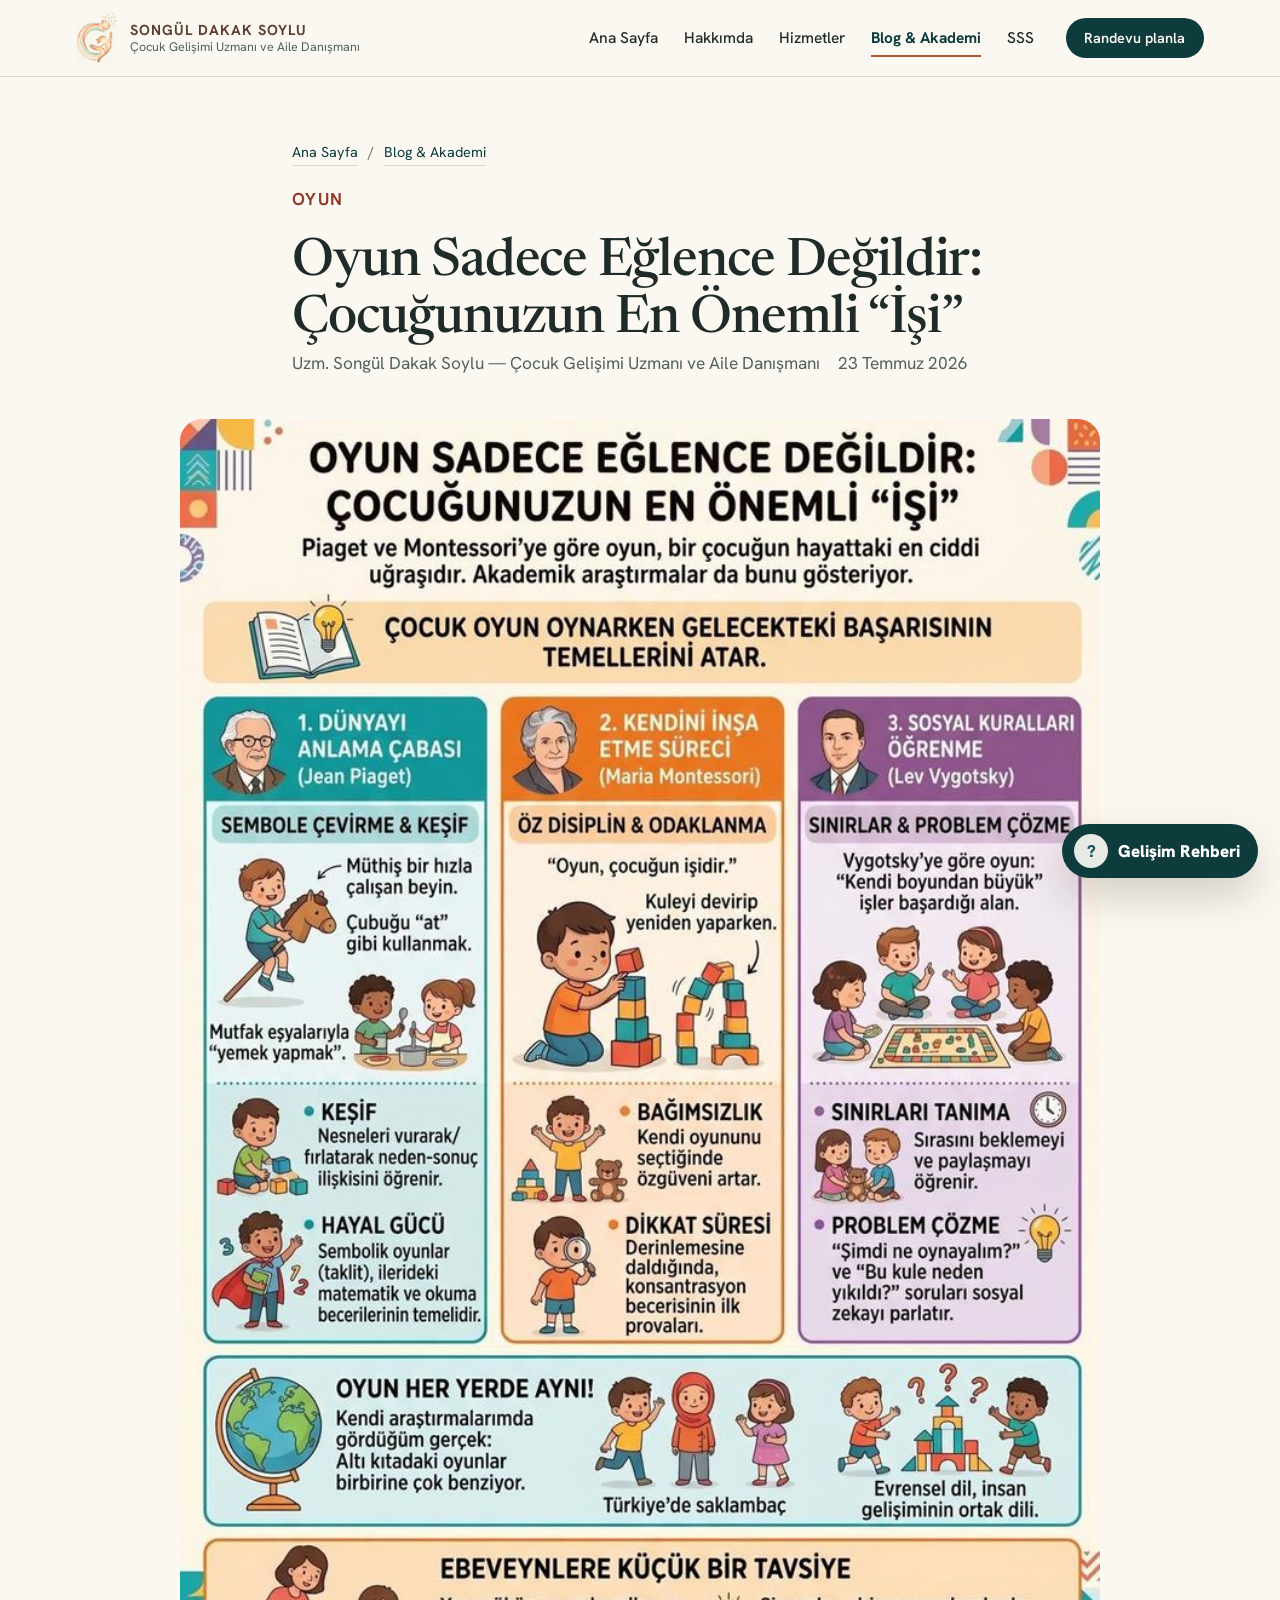
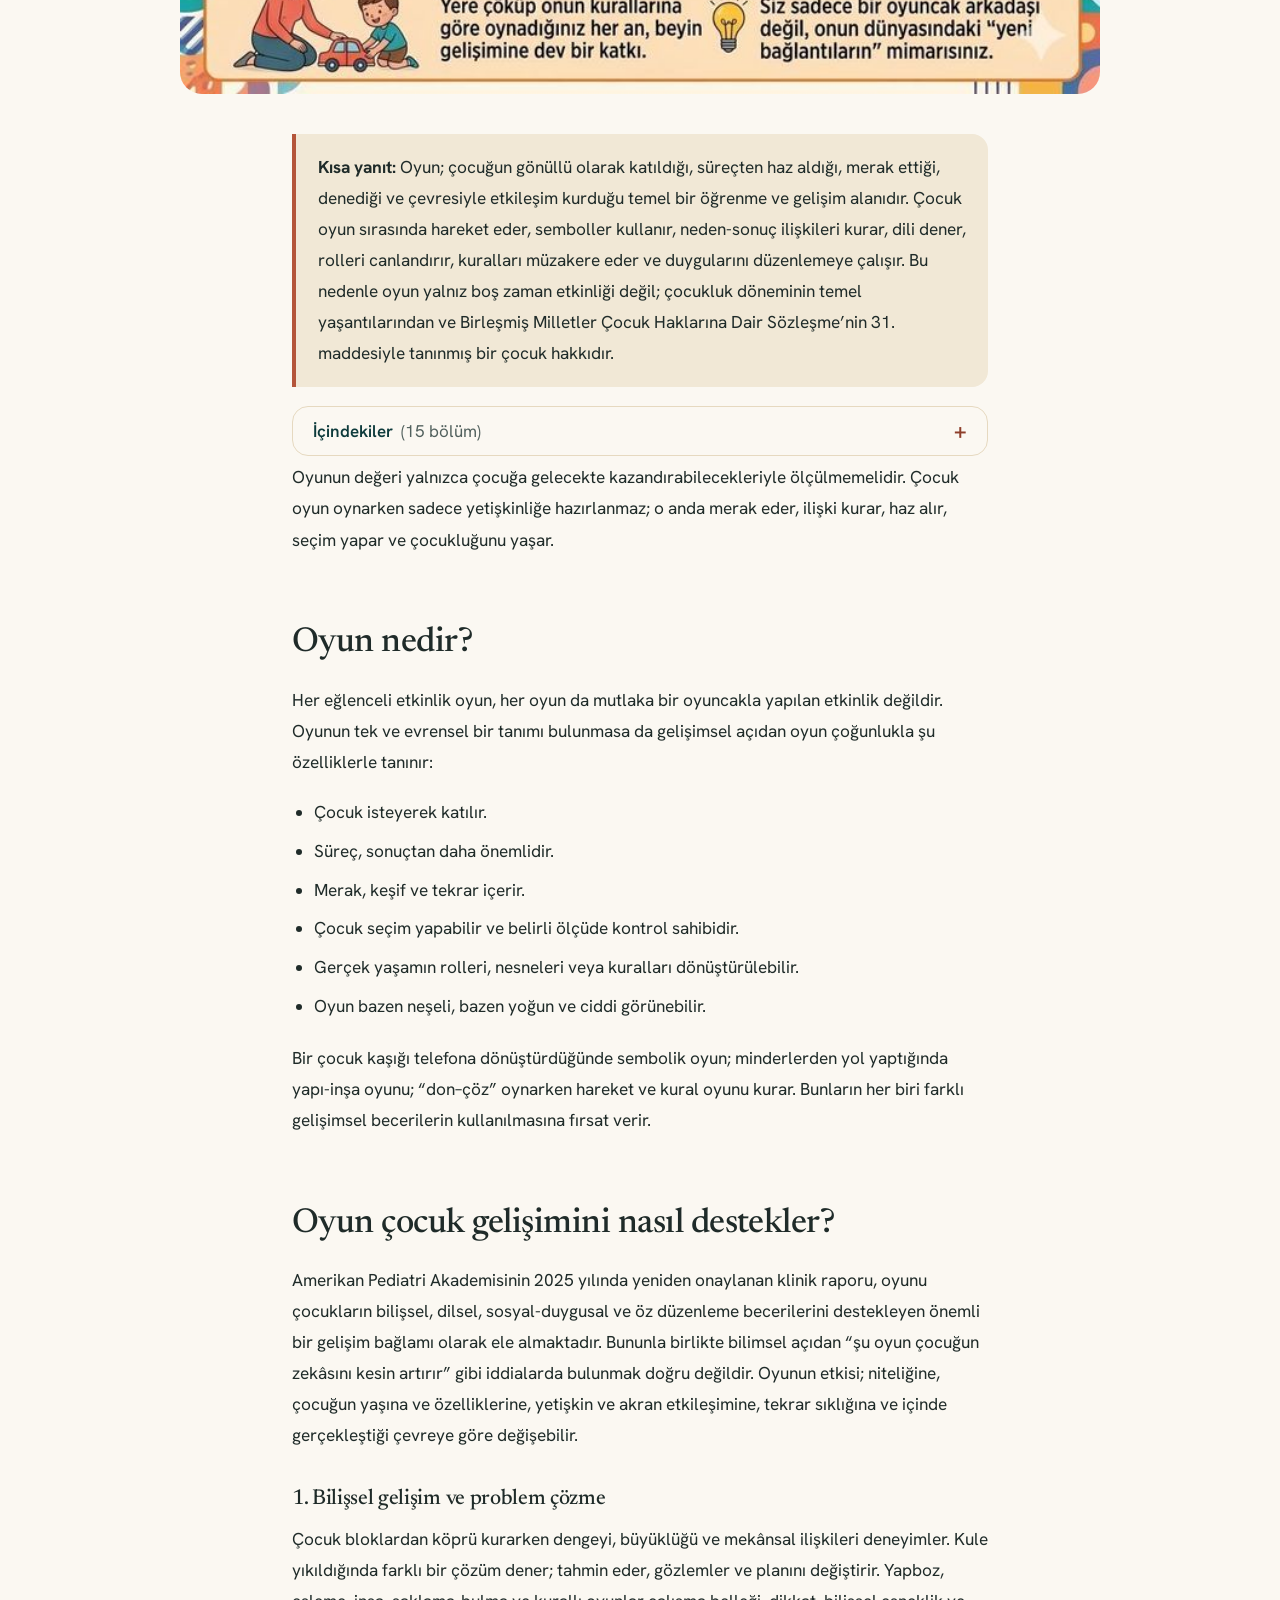
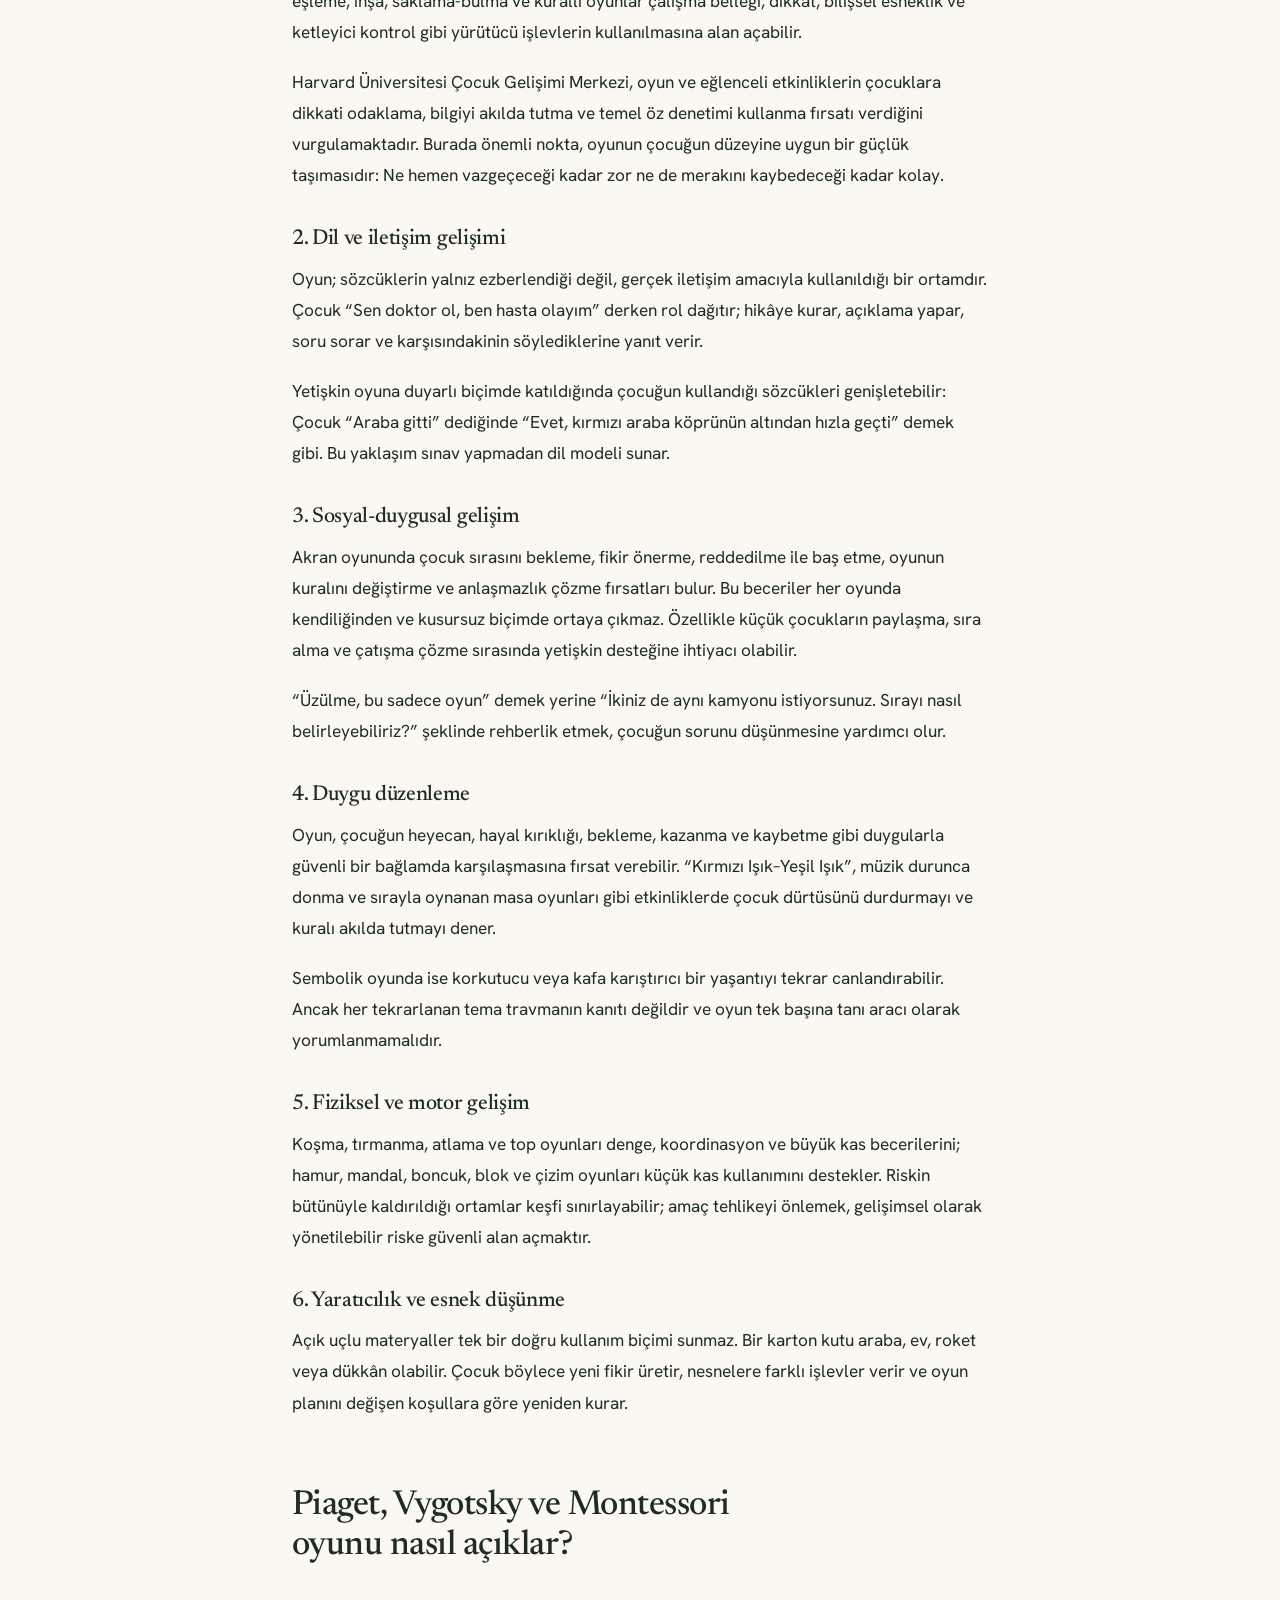
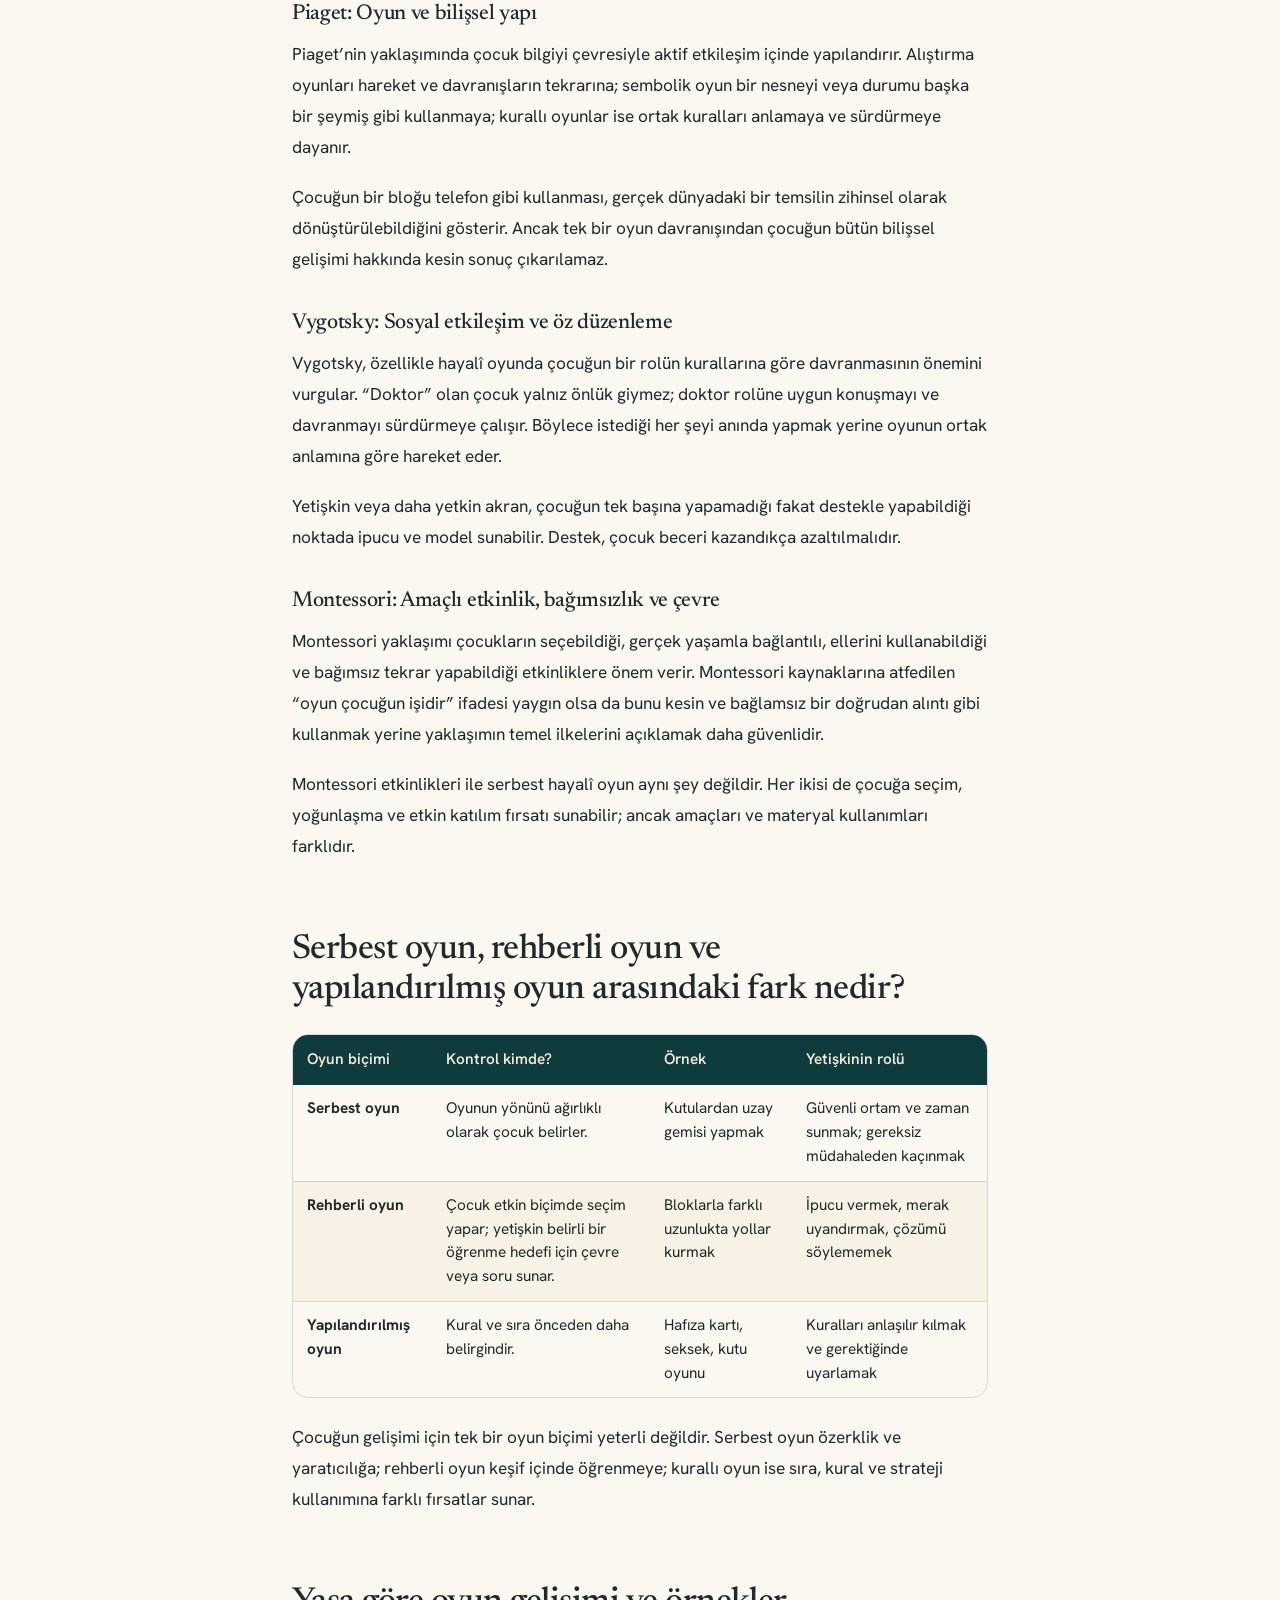
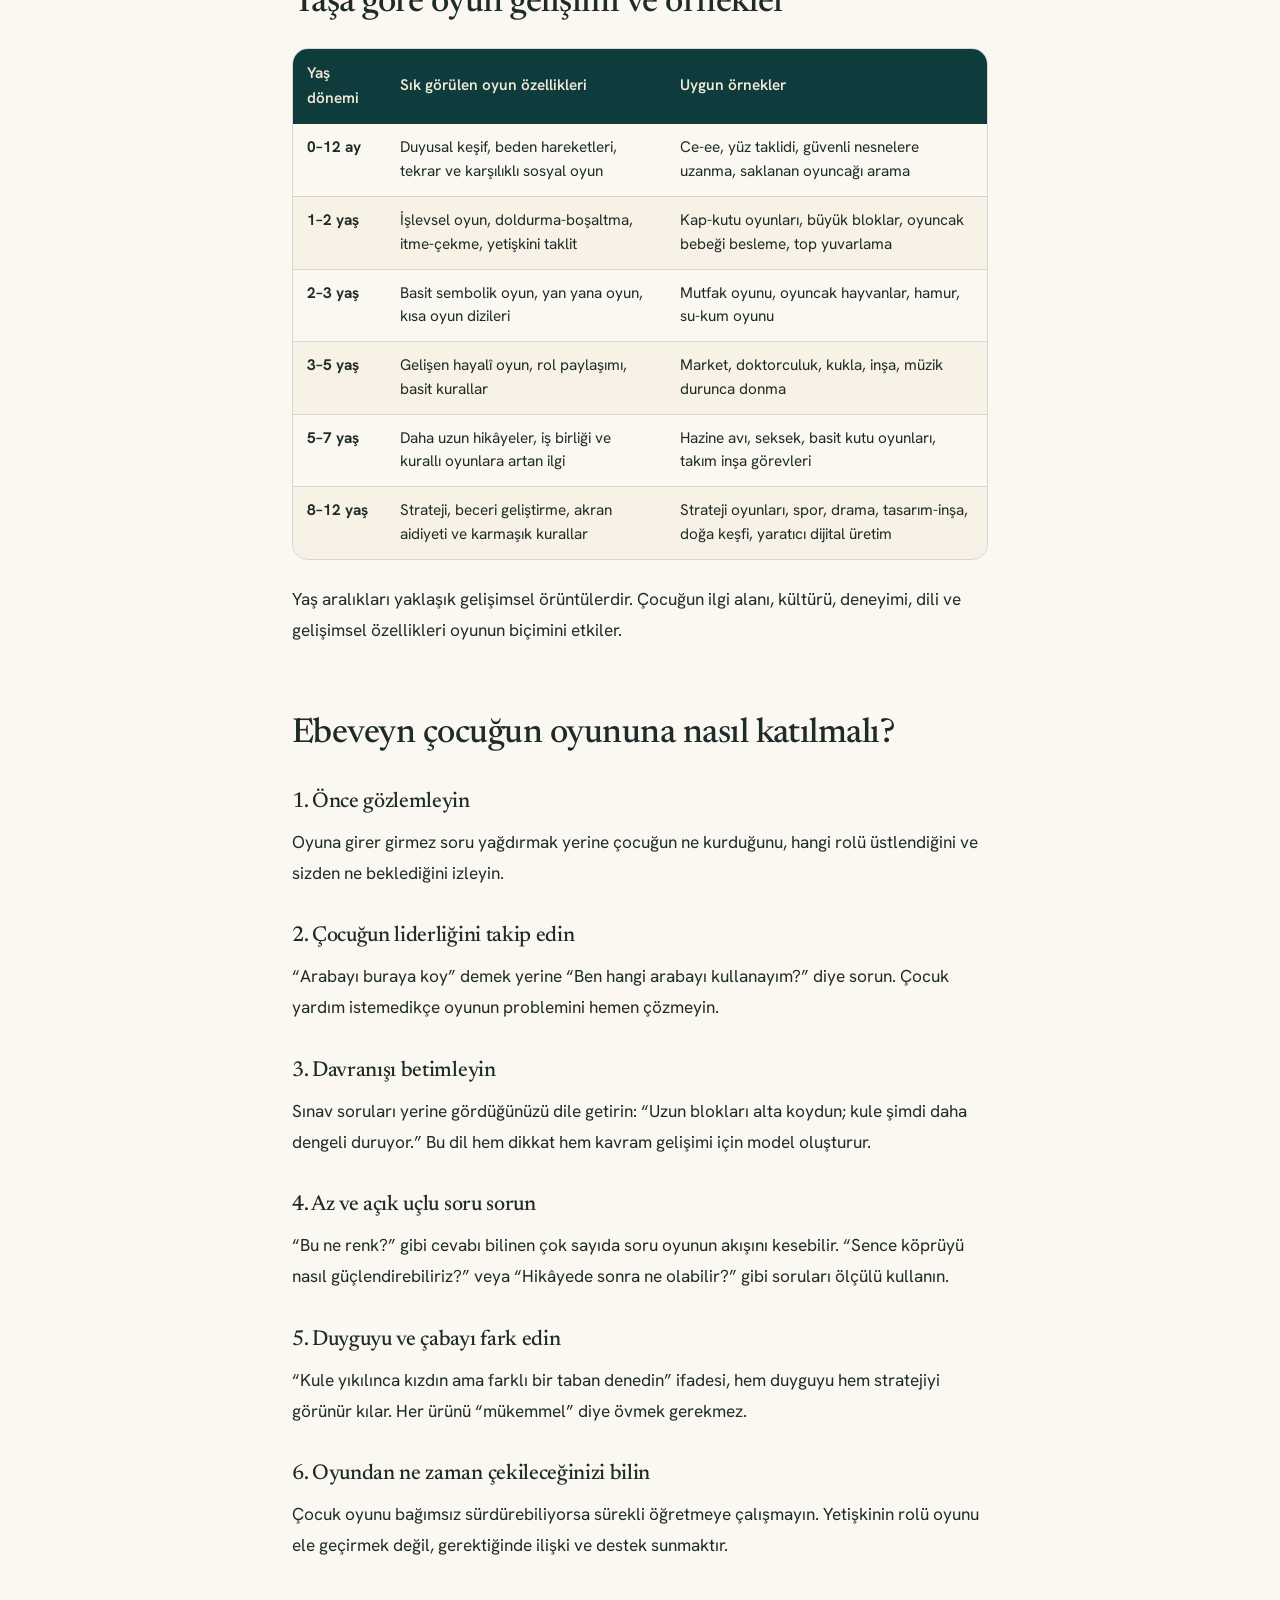
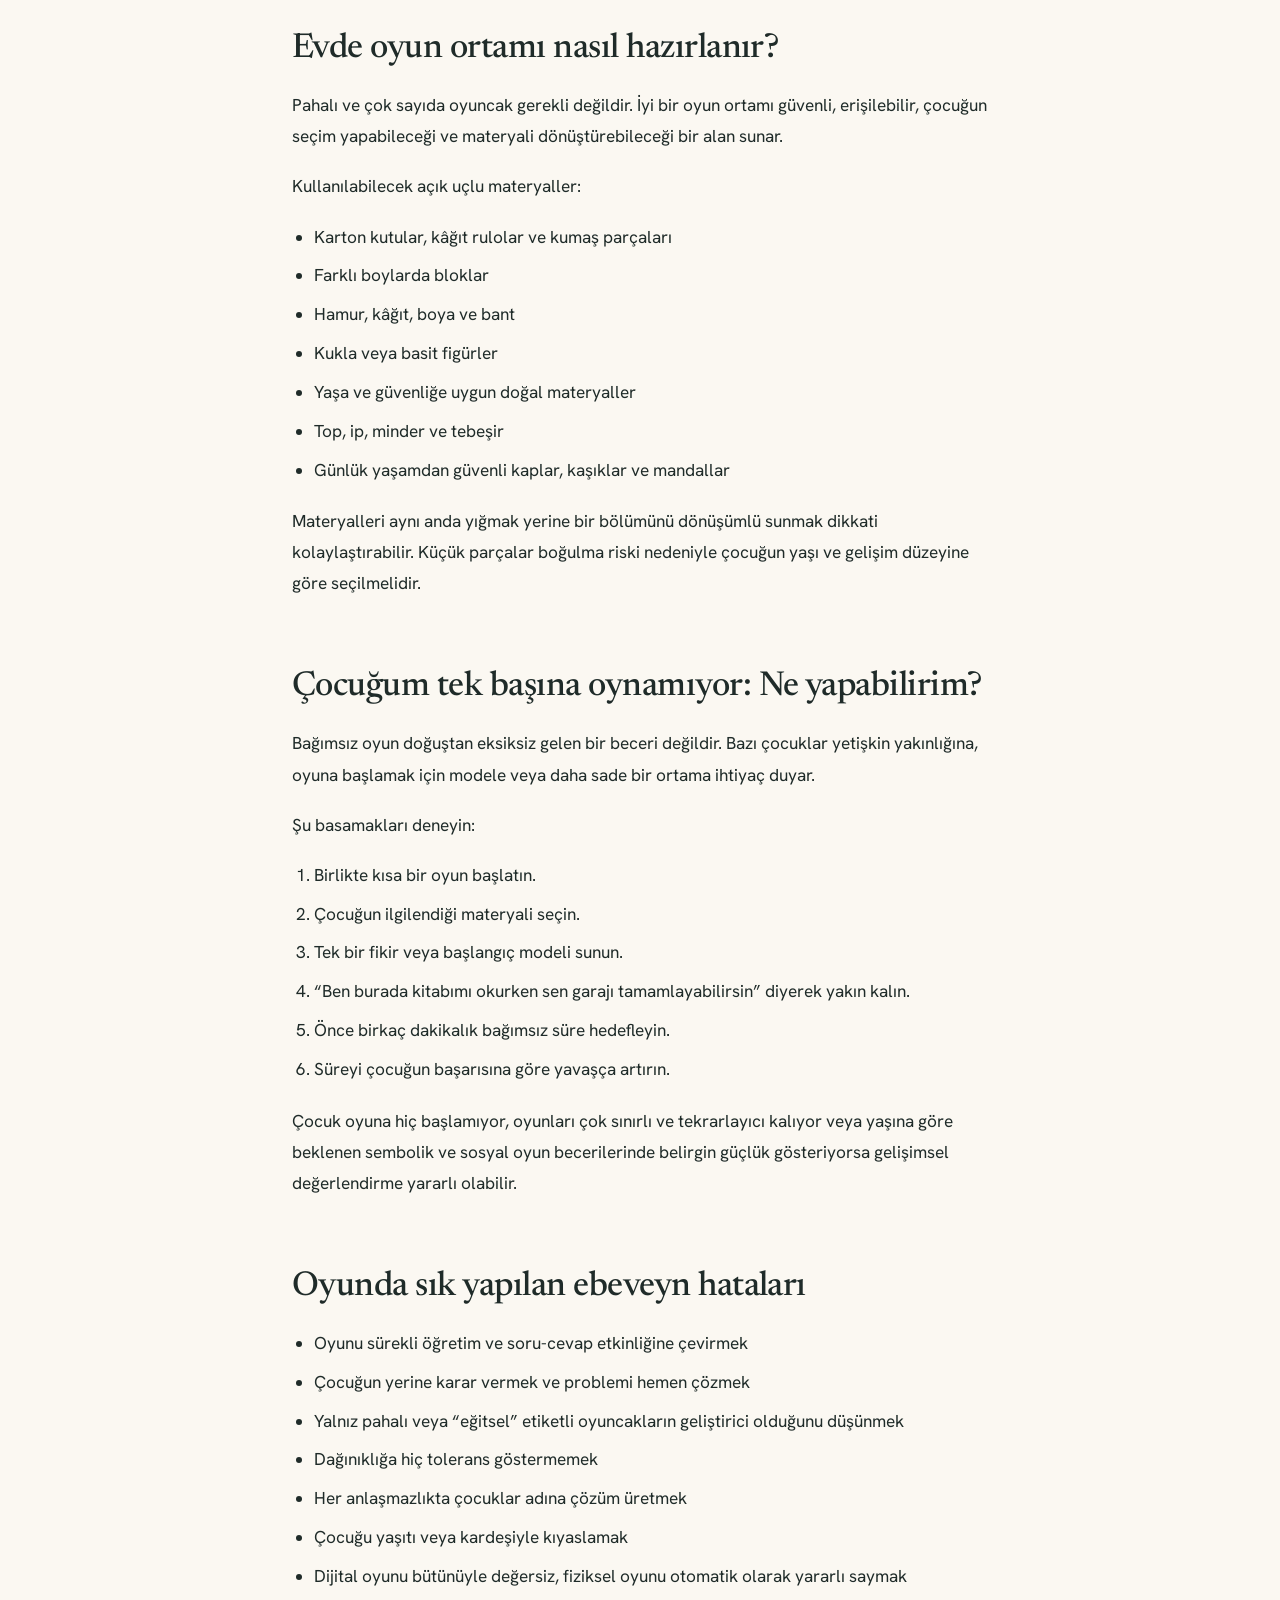
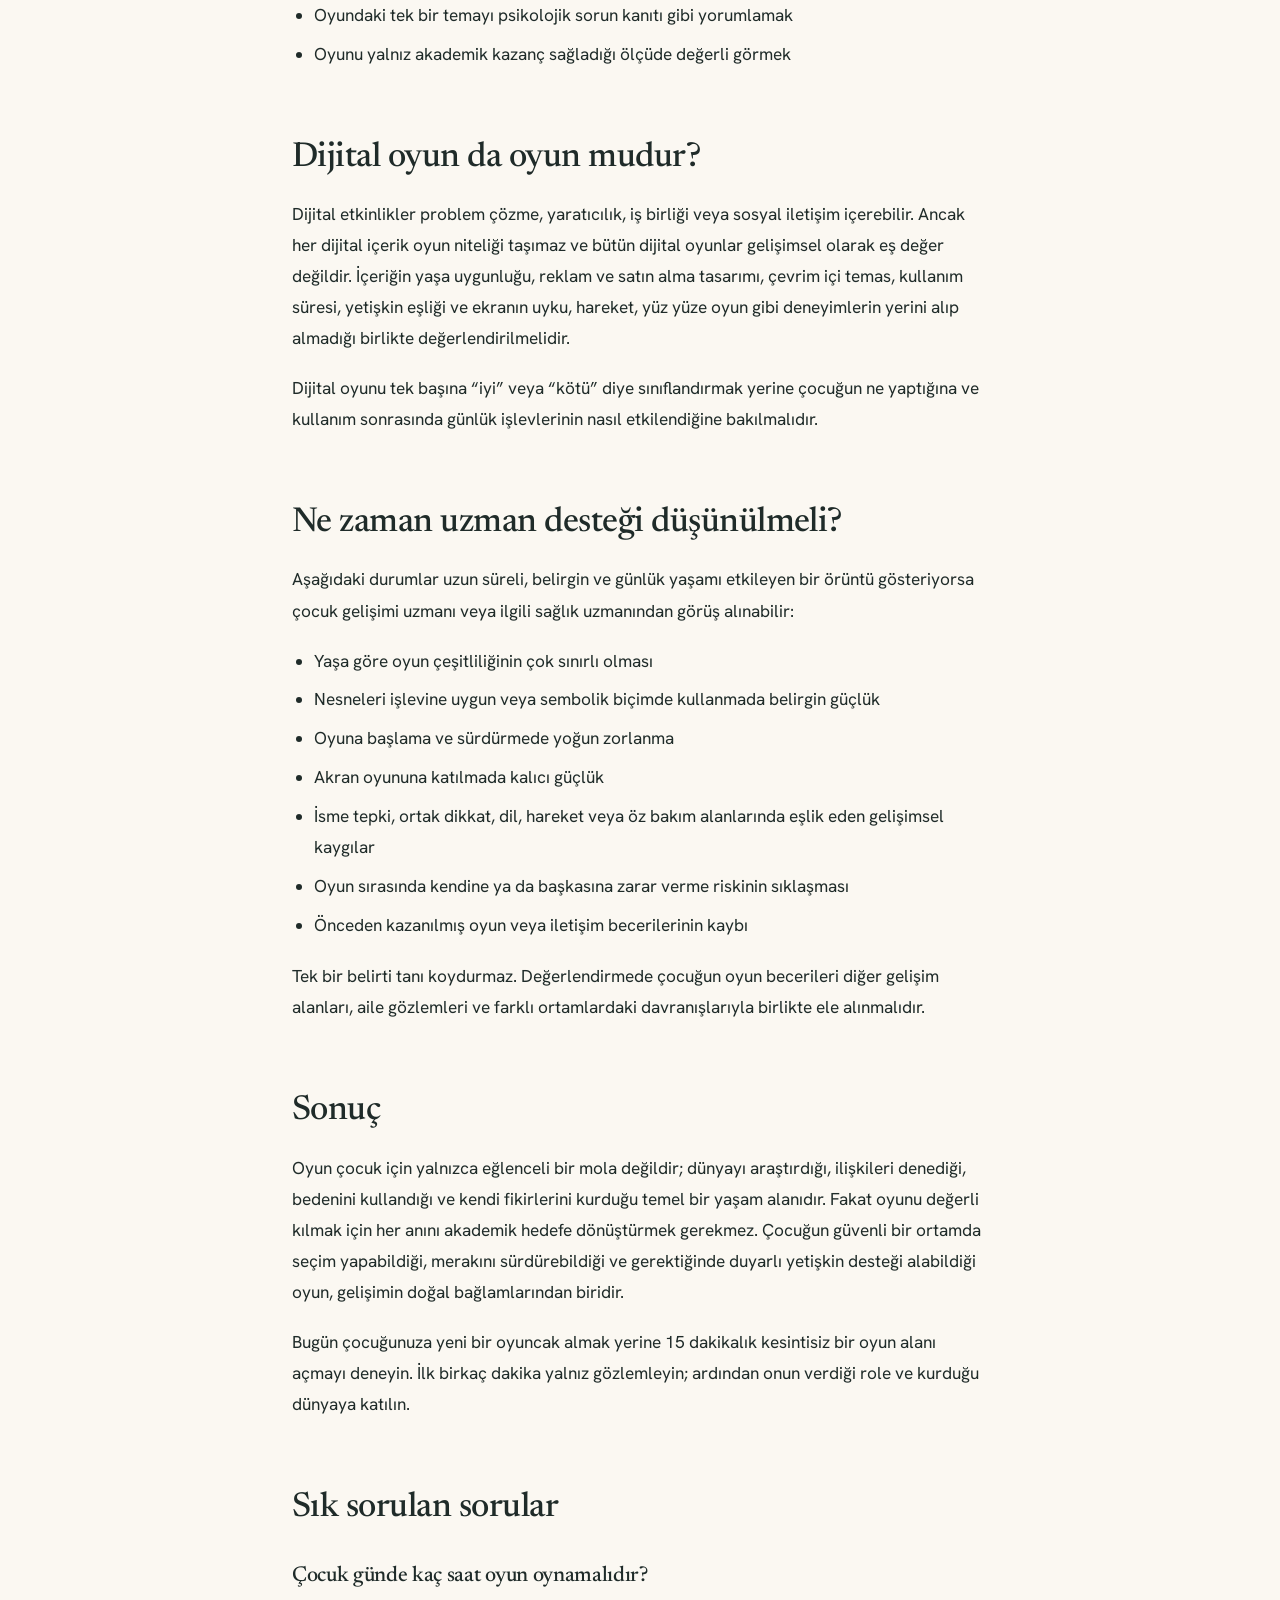
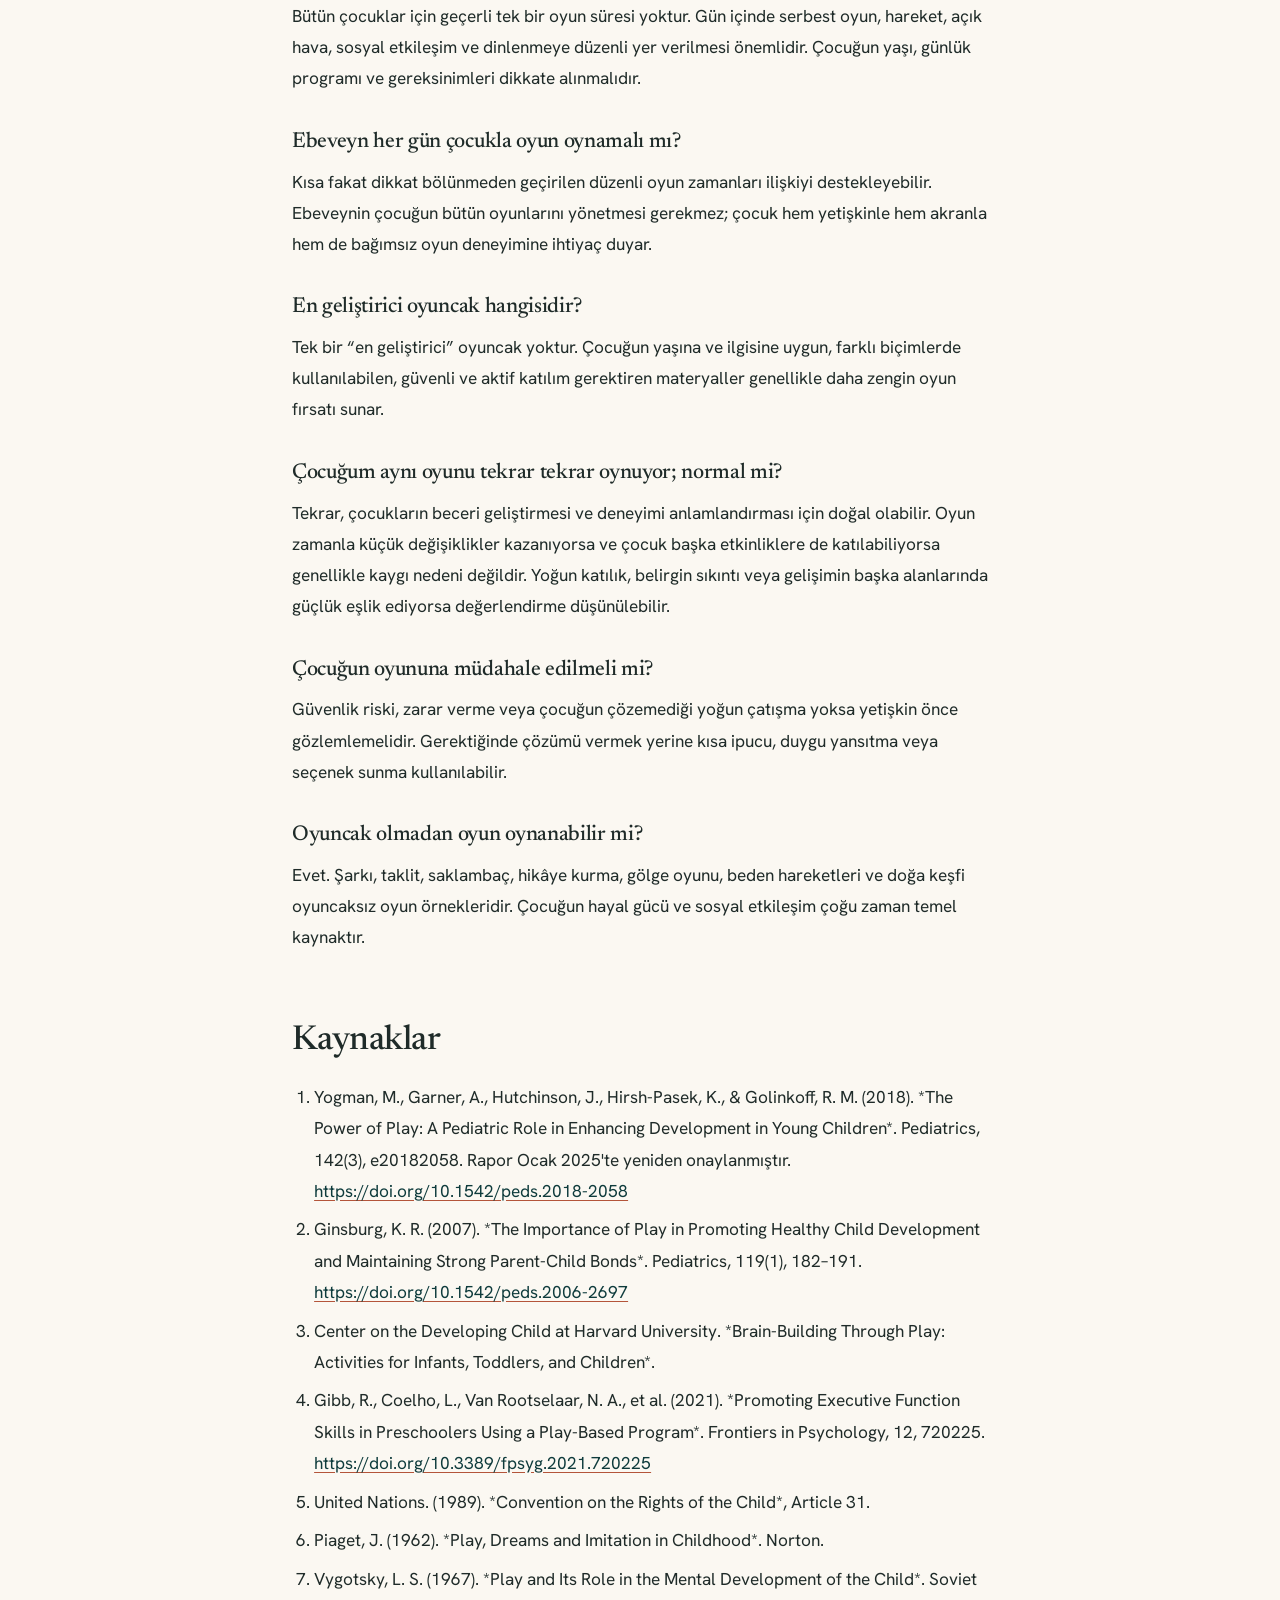
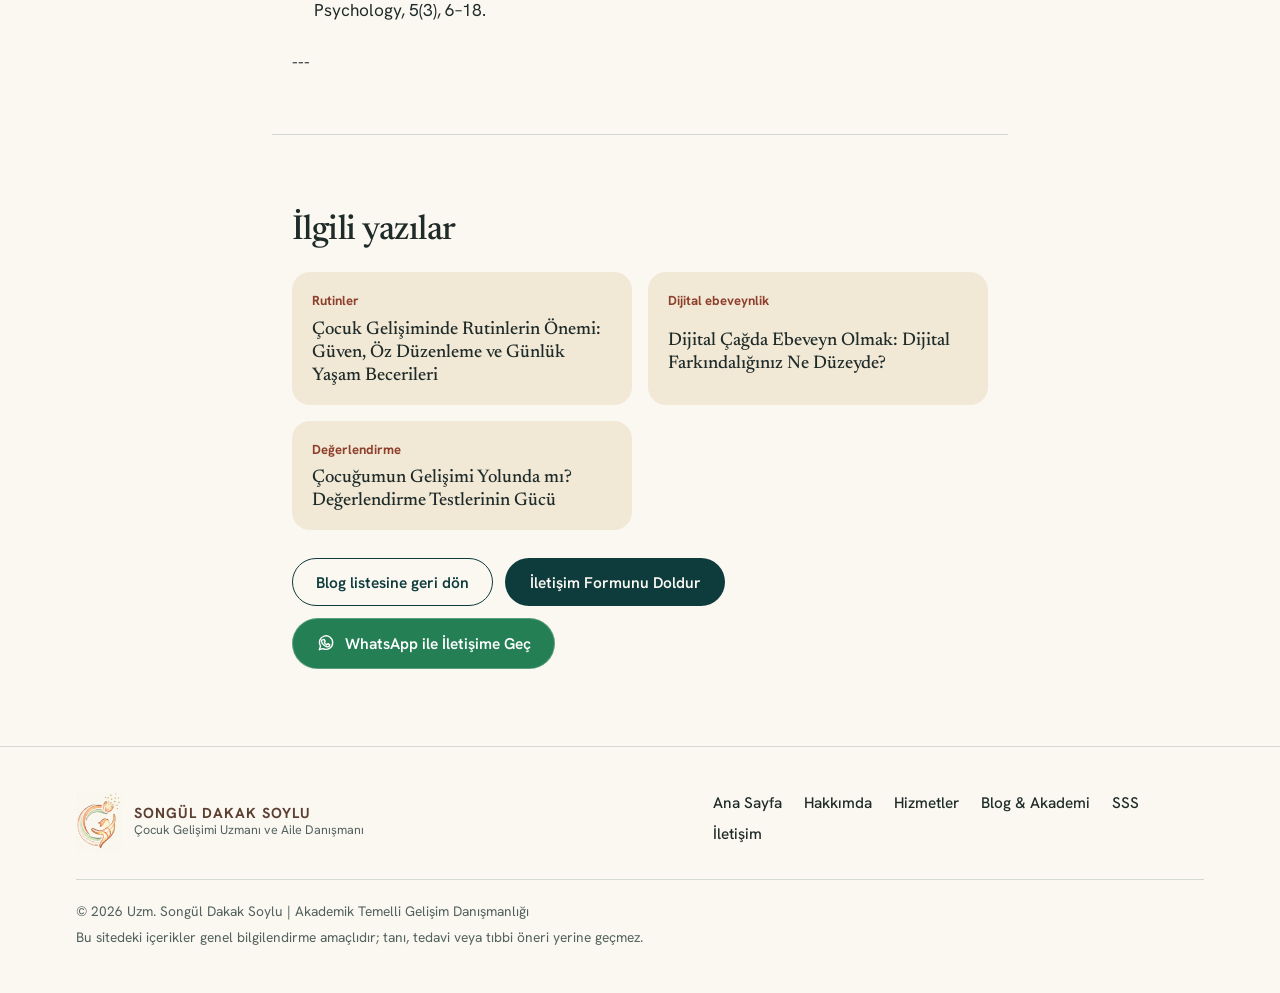
<file: blog/oyunun-cocuk-gelisimindeki-onemi/index.html>
<!DOCTYPE html>
<html lang="tr">
<head>
  <meta charset="UTF-8">
  <meta name="viewport" content="width=device-width, initial-scale=1.0">
  <title>Oyunun Çocuk Gelişimindeki Önemi: Yaşa Göre Oyunlar ve Ebeveyn Rehberi</title>
  <meta name="description" content="Oyun çocuk gelişimini nasıl destekler? Bilişsel, dil, motor ve sosyal-duygusal gelişime katkıları; yaşa göre oyun örnekleri ve ebeveyn önerileri.">
  <link rel="canonical" href="https://songuldakaksoylu.com/blog/oyunun-cocuk-gelisimindeki-onemi/">
  <meta property="og:type" content="article">
  <meta property="og:locale" content="tr_TR">
  <meta property="og:title" content="Oyunun Çocuk Gelişimindeki Önemi: Yaşa Göre Oyunlar ve Ebeveyn Rehberi">
  <meta property="og:description" content="Oyun çocuk gelişimini nasıl destekler? Bilişsel, dil, motor ve sosyal-duygusal gelişime katkıları; yaşa göre oyun örnekleri ve ebeveyn önerileri.">
  <meta property="og:url" content="https://songuldakaksoylu.com/blog/oyunun-cocuk-gelisimindeki-onemi/">
  <meta property="og:image" content="https://songuldakaksoylu.com/assets/images/share/blog-oyun.jpg">
  <meta property="og:image:width" content="1200">
  <meta property="og:image:height" content="630">
  <meta name="twitter:card" content="summary_large_image">
  <meta name="twitter:title" content="Oyunun Çocuk Gelişimindeki Önemi: Yaşa Göre Oyunlar ve Ebeveyn Rehberi">
  <meta name="twitter:description" content="Oyun çocuk gelişimini nasıl destekler? Bilişsel, dil, motor ve sosyal-duygusal gelişime katkıları; yaşa göre oyun örnekleri ve ebeveyn önerileri.">
  <meta name="twitter:image" content="https://songuldakaksoylu.com/assets/images/share/blog-oyun.jpg">
  <link rel="preconnect" href="https://fonts.googleapis.com">
  <link rel="preconnect" href="https://fonts.gstatic.com" crossorigin>
  <link href="https://fonts.googleapis.com/css2?family=Newsreader:ital,opsz,wght@0,6..72,400;0,6..72,500;0,6..72,600;1,6..72,400&family=Hanken+Grotesk:wght@400;500;600;700&display=swap" rel="stylesheet">
  <link rel="stylesheet" href="../../assets/css/site.css?v=6">
  <script type="application/ld+json">
{
  "@context": "https://schema.org",
  "@type": "BlogPosting",
  "headline": "Oyun Sadece Eğlence Değildir: Çocuğunuzun En Önemli “İşi”",
  "description": "Oyun çocuk gelişimini nasıl destekler? Bilişsel, dil, motor ve sosyal-duygusal gelişime katkıları; yaşa göre oyun örnekleri ve ebeveyn önerileri.",
  "image": [
    "https://songuldakaksoylu.com/assets/images/share/blog-oyun.jpg"
  ],
  "author": {
    "@type": "Person",
    "name": "Uzm. Songül Dakak Soylu",
    "jobTitle": "Çocuk Gelişimi Uzmanı ve Aile Danışmanı"
  },
  "publisher": {
    "@type": "Organization",
    "name": "Songül Dakak Soylu",
    "logo": {
      "@type": "ImageObject",
      "url": "https://songuldakaksoylu.com/assets/images/web/logo-isaret.jpg"
    }
  },
  "datePublished": "2026-07-23",
  "dateModified": "2026-07-23",
  "mainEntityOfPage": {
    "@type": "WebPage",
    "@id": "https://songuldakaksoylu.com/blog/oyunun-cocuk-gelisimindeki-onemi/"
  },
  "inLanguage": "tr-TR"
}
</script>
<script type="application/ld+json">
{
  "@context": "https://schema.org",
  "@type": "BreadcrumbList",
  "itemListElement": [
    {
      "@type": "ListItem",
      "position": 1,
      "name": "Ana Sayfa",
      "item": "https://songuldakaksoylu.com/"
    },
    {
      "@type": "ListItem",
      "position": 2,
      "name": "Blog & Akademi",
      "item": "https://songuldakaksoylu.com/blog"
    },
    {
      "@type": "ListItem",
      "position": 3,
      "name": "Oyun Sadece Eğlence Değildir: Çocuğunuzun En Önemli “İşi”",
      "item": "https://songuldakaksoylu.com/blog/oyunun-cocuk-gelisimindeki-onemi/"
    }
  ]
}
</script>
<script type="application/ld+json">
{
  "@context": "https://schema.org",
  "@type": "FAQPage",
  "mainEntity": [
    {
      "@type": "Question",
      "name": "Çocuk günde kaç saat oyun oynamalıdır?",
      "acceptedAnswer": {
        "@type": "Answer",
        "text": "Bütün çocuklar için geçerli tek bir oyun süresi yoktur. Gün içinde serbest oyun, hareket, açık hava, sosyal etkileşim ve dinlenmeye düzenli yer verilmesi önemlidir. Çocuğun yaşı, günlük programı ve gereksinimleri dikkate alınmalıdır."
      }
    },
    {
      "@type": "Question",
      "name": "Ebeveyn her gün çocukla oyun oynamalı mı?",
      "acceptedAnswer": {
        "@type": "Answer",
        "text": "Kısa fakat dikkat bölünmeden geçirilen düzenli oyun zamanları ilişkiyi destekleyebilir. Ebeveynin çocuğun bütün oyunlarını yönetmesi gerekmez; çocuk hem yetişkinle hem akranla hem de bağımsız oyun deneyimine ihtiyaç duyar."
      }
    },
    {
      "@type": "Question",
      "name": "En geliştirici oyuncak hangisidir?",
      "acceptedAnswer": {
        "@type": "Answer",
        "text": "Tek bir “en geliştirici” oyuncak yoktur. Çocuğun yaşına ve ilgisine uygun, farklı biçimlerde kullanılabilen, güvenli ve aktif katılım gerektiren materyaller genellikle daha zengin oyun fırsatı sunar."
      }
    },
    {
      "@type": "Question",
      "name": "Çocuğum aynı oyunu tekrar tekrar oynuyor; normal mi?",
      "acceptedAnswer": {
        "@type": "Answer",
        "text": "Tekrar, çocukların beceri geliştirmesi ve deneyimi anlamlandırması için doğal olabilir. Oyun zamanla küçük değişiklikler kazanıyorsa ve çocuk başka etkinliklere de katılabiliyorsa genellikle kaygı nedeni değildir. Yoğun katılık, belirgin sıkıntı veya gelişimin başka alanlarında güçlük eşlik ediyorsa değerlendirme düşünülebilir."
      }
    },
    {
      "@type": "Question",
      "name": "Çocuğun oyununa müdahale edilmeli mi?",
      "acceptedAnswer": {
        "@type": "Answer",
        "text": "Güvenlik riski, zarar verme veya çocuğun çözemediği yoğun çatışma yoksa yetişkin önce gözlemlemelidir. Gerektiğinde çözümü vermek yerine kısa ipucu, duygu yansıtma veya seçenek sunma kullanılabilir."
      }
    },
    {
      "@type": "Question",
      "name": "Oyuncak olmadan oyun oynanabilir mi?",
      "acceptedAnswer": {
        "@type": "Answer",
        "text": "Evet. Şarkı, taklit, saklambaç, hikâye kurma, gölge oyunu, beden hareketleri ve doğa keşfi oyuncaksız oyun örnekleridir. Çocuğun hayal gücü ve sosyal etkileşim çoğu zaman temel kaynaktır."
      }
    }
  ]
}
</script>
</head>
<body>
  <a class="skip-link" href="#main">Ana içeriğe geç</a>
  <header class="site-header" data-header>
    <div class="wrap bar">
      <a class="brand" href="/" aria-label="Songül Dakak Soylu, ana sayfa">
        <img class="brand-mark" src="../../assets/images/web/logo-isaret.jpg" alt="Songül Dakak Soylu logosu" width="240" height="240">
        <span class="brand-text"><strong>SONGÜL DAKAK SOYLU</strong><span>Çocuk Gelişimi Uzmanı ve Aile Danışmanı</span></span>
      </a>
      <nav class="nav" id="nav" data-nav aria-label="Ana menü">
        <a href="/">Ana Sayfa</a>
        <a href="/hakkimda">Hakkımda</a>
        <a href="/hizmetler">Hizmetler</a>
        <a href="/blog" aria-current="page">Blog &amp; Akademi</a>
        <a href="/sss">SSS</a>
        <a class="btn btn-primary nav-cta" href="/iletisim">Randevu planla</a>
      </nav>
      <a class="btn btn-primary btn-sm head-cta" href="/iletisim">Randevu planla</a>
      <button class="menu-btn" type="button" data-menu-toggle aria-expanded="false" aria-controls="nav" aria-label="Menüyü aç">
        <svg width="22" height="22" viewBox="0 0 22 22" fill="none" stroke="currentColor" stroke-width="1.8" stroke-linecap="round" aria-hidden="true"><path d="M3 6h16M3 11h16M3 16h16"/></svg>
      </button>
    </div>
  </header>

  <main class="page-main blog-article-page" id="main" tabindex="-1">
    <article class="blog-detail-card blog-article">
      <div class="article-content article-header-content">
        <nav class="article-breadcrumbs" aria-label="Blog yolu"><a href="/">Ana Sayfa</a><span aria-hidden="true">/</span><a href="/blog">Blog & Akademi</a></nav>
        <p class="eyebrow">Oyun</p>
        <h1 class="article-title">Oyun Sadece Eğlence Değildir: Çocuğunuzun En Önemli “İşi”</h1>
        <p class="article-meta"><span>Uzm. Songül Dakak Soylu — Çocuk Gelişimi Uzmanı ve Aile Danışmanı</span><time datetime="2026-07-23">23 Temmuz 2026</time></p>
      </div>
      <div class="article-image-container"><img src="../../assets/images/web/blog-oyun.jpg" alt="Oyunun çocuk gelişimindeki önemini anlatan bilgilendirici görsel" loading="eager"></div>
      <section class="article-content">
        <p class="short-answer"><strong>Kısa yanıt:</strong> Oyun; çocuğun gönüllü olarak katıldığı, süreçten haz aldığı, merak ettiği, denediği ve çevresiyle etkileşim kurduğu temel bir öğrenme ve gelişim alanıdır. Çocuk oyun sırasında hareket eder, semboller kullanır, neden-sonuç ilişkileri kurar, dili dener, rolleri canlandırır, kuralları müzakere eder ve duygularını düzenlemeye çalışır. Bu nedenle oyun yalnız boş zaman etkinliği değil; çocukluk döneminin temel yaşantılarından ve Birleşmiş Milletler Çocuk Haklarına Dair Sözleşme’nin 31. maddesiyle tanınmış bir çocuk hakkıdır.</p>
        <nav class="toc" aria-label="İçindekiler"><details><summary>İçindekiler <span>(15 bölüm)</span></summary><ol><li><a href="#oyun-nedir">Oyun nedir?</a></li><li><a href="#oyun-cocuk-gelisimini-nasil-destekler">Oyun çocuk gelişimini nasıl destekler?</a></li><li><a href="#piaget-vygotsky-ve-montessori-oyunu-nasil-aciklar">Piaget, Vygotsky ve Montessori oyunu nasıl açıklar?</a></li><li><a href="#serbest-oyun-rehberli-oyun-ve-yapilandirilmis-oyun-arasindaki-fark-nedir">Serbest oyun, rehberli oyun ve yapılandırılmış oyun arasındaki fark nedir?</a></li><li><a href="#yasa-gore-oyun-gelisimi-ve-ornekler">Yaşa göre oyun gelişimi ve örnekler</a></li><li><a href="#ebeveyn-cocugun-oyununa-nasil-katilmali">Ebeveyn çocuğun oyununa nasıl katılmalı?</a></li><li><a href="#evde-oyun-ortami-nasil-hazirlanir">Evde oyun ortamı nasıl hazırlanır?</a></li><li><a href="#cocugum-tek-basina-oynamiyor-ne-yapabilirim">Çocuğum tek başına oynamıyor: Ne yapabilirim?</a></li><li><a href="#oyunda-sik-yapilan-ebeveyn-hatalari">Oyunda sık yapılan ebeveyn hataları</a></li><li><a href="#dijital-oyun-da-oyun-mudur">Dijital oyun da oyun mudur?</a></li><li><a href="#ne-zaman-uzman-destegi-dusunulmeli">Ne zaman uzman desteği düşünülmeli?</a></li><li><a href="#sonuc">Sonuç</a></li><li><a href="#sik-sorulan-sorular">Sık sorulan sorular</a></li><li><a href="#kaynaklar">Kaynaklar</a></li><li><a href="#related-posts-title">İlgili yazılar</a></li></ol></details></nav>
<p>Oyunun değeri yalnızca çocuğa gelecekte kazandırabilecekleriyle ölçülmemelidir. Çocuk oyun oynarken sadece yetişkinliğe hazırlanmaz; o anda merak eder, ilişki kurar, haz alır, seçim yapar ve çocukluğunu yaşar.</p>
<h2 class="article-section-title" id="oyun-nedir">Oyun nedir?</h2>
<p>Her eğlenceli etkinlik oyun, her oyun da mutlaka bir oyuncakla yapılan etkinlik değildir. Oyunun tek ve evrensel bir tanımı bulunmasa da gelişimsel açıdan oyun çoğunlukla şu özelliklerle tanınır:</p>
<ul><li>Çocuk isteyerek katılır.</li><li>Süreç, sonuçtan daha önemlidir.</li><li>Merak, keşif ve tekrar içerir.</li><li>Çocuk seçim yapabilir ve belirli ölçüde kontrol sahibidir.</li><li>Gerçek yaşamın rolleri, nesneleri veya kuralları dönüştürülebilir.</li><li>Oyun bazen neşeli, bazen yoğun ve ciddi görünebilir.</li></ul>
<p>Bir çocuk kaşığı telefona dönüştürdüğünde sembolik oyun; minderlerden yol yaptığında yapı-inşa oyunu; “don–çöz” oynarken hareket ve kural oyunu kurar. Bunların her biri farklı gelişimsel becerilerin kullanılmasına fırsat verir.</p>
<h2 class="article-section-title" id="oyun-cocuk-gelisimini-nasil-destekler">Oyun çocuk gelişimini nasıl destekler?</h2>
<p>Amerikan Pediatri Akademisinin 2025 yılında yeniden onaylanan klinik raporu, oyunu çocukların bilişsel, dilsel, sosyal-duygusal ve öz düzenleme becerilerini destekleyen önemli bir gelişim bağlamı olarak ele almaktadır. Bununla birlikte bilimsel açıdan “şu oyun çocuğun zekâsını kesin artırır” gibi iddialarda bulunmak doğru değildir. Oyunun etkisi; niteliğine, çocuğun yaşına ve özelliklerine, yetişkin ve akran etkileşimine, tekrar sıklığına ve içinde gerçekleştiği çevreye göre değişebilir.</p>
<h3 id="1-bilissel-gelisim-ve-problem-cozme">1. Bilişsel gelişim ve problem çözme</h3>
<p>Çocuk bloklardan köprü kurarken dengeyi, büyüklüğü ve mekânsal ilişkileri deneyimler. Kule yıkıldığında farklı bir çözüm dener; tahmin eder, gözlemler ve planını değiştirir. Yapboz, eşleme, inşa, saklama-bulma ve kurallı oyunlar çalışma belleği, dikkat, bilişsel esneklik ve ketleyici kontrol gibi yürütücü işlevlerin kullanılmasına alan açabilir.</p>
<p>Harvard Üniversitesi Çocuk Gelişimi Merkezi, oyun ve eğlenceli etkinliklerin çocuklara dikkati odaklama, bilgiyi akılda tutma ve temel öz denetimi kullanma fırsatı verdiğini vurgulamaktadır. Burada önemli nokta, oyunun çocuğun düzeyine uygun bir güçlük taşımasıdır: Ne hemen vazgeçeceği kadar zor ne de merakını kaybedeceği kadar kolay.</p>
<h3 id="2-dil-ve-iletisim-gelisimi">2. Dil ve iletişim gelişimi</h3>
<p>Oyun; sözcüklerin yalnız ezberlendiği değil, gerçek iletişim amacıyla kullanıldığı bir ortamdır. Çocuk “Sen doktor ol, ben hasta olayım” derken rol dağıtır; hikâye kurar, açıklama yapar, soru sorar ve karşısındakinin söylediklerine yanıt verir.</p>
<p>Yetişkin oyuna duyarlı biçimde katıldığında çocuğun kullandığı sözcükleri genişletebilir: Çocuk “Araba gitti” dediğinde “Evet, kırmızı araba köprünün altından hızla geçti” demek gibi. Bu yaklaşım sınav yapmadan dil modeli sunar.</p>
<h3 id="3-sosyal-duygusal-gelisim">3. Sosyal-duygusal gelişim</h3>
<p>Akran oyununda çocuk sırasını bekleme, fikir önerme, reddedilme ile baş etme, oyunun kuralını değiştirme ve anlaşmazlık çözme fırsatları bulur. Bu beceriler her oyunda kendiliğinden ve kusursuz biçimde ortaya çıkmaz. Özellikle küçük çocukların paylaşma, sıra alma ve çatışma çözme sırasında yetişkin desteğine ihtiyacı olabilir.</p>
<p>“Üzülme, bu sadece oyun” demek yerine “İkiniz de aynı kamyonu istiyorsunuz. Sırayı nasıl belirleyebiliriz?” şeklinde rehberlik etmek, çocuğun sorunu düşünmesine yardımcı olur.</p>
<h3 id="4-duygu-duzenleme">4. Duygu düzenleme</h3>
<p>Oyun, çocuğun heyecan, hayal kırıklığı, bekleme, kazanma ve kaybetme gibi duygularla güvenli bir bağlamda karşılaşmasına fırsat verebilir. “Kırmızı Işık–Yeşil Işık”, müzik durunca donma ve sırayla oynanan masa oyunları gibi etkinliklerde çocuk dürtüsünü durdurmayı ve kuralı akılda tutmayı dener.</p>
<p>Sembolik oyunda ise korkutucu veya kafa karıştırıcı bir yaşantıyı tekrar canlandırabilir. Ancak her tekrarlanan tema travmanın kanıtı değildir ve oyun tek başına tanı aracı olarak yorumlanmamalıdır.</p>
<h3 id="5-fiziksel-ve-motor-gelisim">5. Fiziksel ve motor gelişim</h3>
<p>Koşma, tırmanma, atlama ve top oyunları denge, koordinasyon ve büyük kas becerilerini; hamur, mandal, boncuk, blok ve çizim oyunları küçük kas kullanımını destekler. Riskin bütünüyle kaldırıldığı ortamlar keşfi sınırlayabilir; amaç tehlikeyi önlemek, gelişimsel olarak yönetilebilir riske güvenli alan açmaktır.</p>
<h3 id="6-yaraticilik-ve-esnek-dusunme">6. Yaratıcılık ve esnek düşünme</h3>
<p>Açık uçlu materyaller tek bir doğru kullanım biçimi sunmaz. Bir karton kutu araba, ev, roket veya dükkân olabilir. Çocuk böylece yeni fikir üretir, nesnelere farklı işlevler verir ve oyun planını değişen koşullara göre yeniden kurar.</p>
<h2 class="article-section-title" id="piaget-vygotsky-ve-montessori-oyunu-nasil-aciklar">Piaget, Vygotsky ve Montessori oyunu nasıl açıklar?</h2>
<h3 id="piaget-oyun-ve-bilissel-yapi">Piaget: Oyun ve bilişsel yapı</h3>
<p>Piaget’nin yaklaşımında çocuk bilgiyi çevresiyle aktif etkileşim içinde yapılandırır. Alıştırma oyunları hareket ve davranışların tekrarına; sembolik oyun bir nesneyi veya durumu başka bir şeymiş gibi kullanmaya; kurallı oyunlar ise ortak kuralları anlamaya ve sürdürmeye dayanır.</p>
<p>Çocuğun bir bloğu telefon gibi kullanması, gerçek dünyadaki bir temsilin zihinsel olarak dönüştürülebildiğini gösterir. Ancak tek bir oyun davranışından çocuğun bütün bilişsel gelişimi hakkında kesin sonuç çıkarılamaz.</p>
<h3 id="vygotsky-sosyal-etkilesim-ve-oz-duzenleme">Vygotsky: Sosyal etkileşim ve öz düzenleme</h3>
<p>Vygotsky, özellikle hayalî oyunda çocuğun bir rolün kurallarına göre davranmasının önemini vurgular. “Doktor” olan çocuk yalnız önlük giymez; doktor rolüne uygun konuşmayı ve davranmayı sürdürmeye çalışır. Böylece istediği her şeyi anında yapmak yerine oyunun ortak anlamına göre hareket eder.</p>
<p>Yetişkin veya daha yetkin akran, çocuğun tek başına yapamadığı fakat destekle yapabildiği noktada ipucu ve model sunabilir. Destek, çocuk beceri kazandıkça azaltılmalıdır.</p>
<h3 id="montessori-amacli-etkinlik-bagimsizlik-ve-cevre">Montessori: Amaçlı etkinlik, bağımsızlık ve çevre</h3>
<p>Montessori yaklaşımı çocukların seçebildiği, gerçek yaşamla bağlantılı, ellerini kullanabildiği ve bağımsız tekrar yapabildiği etkinliklere önem verir. Montessori kaynaklarına atfedilen “oyun çocuğun işidir” ifadesi yaygın olsa da bunu kesin ve bağlamsız bir doğrudan alıntı gibi kullanmak yerine yaklaşımın temel ilkelerini açıklamak daha güvenlidir.</p>
<p>Montessori etkinlikleri ile serbest hayalî oyun aynı şey değildir. Her ikisi de çocuğa seçim, yoğunlaşma ve etkin katılım fırsatı sunabilir; ancak amaçları ve materyal kullanımları farklıdır.</p>
<h2 class="article-section-title" id="serbest-oyun-rehberli-oyun-ve-yapilandirilmis-oyun-arasindaki-fark-nedir">Serbest oyun, rehberli oyun ve yapılandırılmış oyun arasındaki fark nedir?</h2>
<div class="table-wrap"><table><thead><tr><th>Oyun biçimi</th><th>Kontrol kimde?</th><th>Örnek</th><th>Yetişkinin rolü</th></tr></thead><tbody><tr><td><strong>Serbest oyun</strong></td><td>Oyunun yönünü ağırlıklı olarak çocuk belirler.</td><td>Kutulardan uzay gemisi yapmak</td><td>Güvenli ortam ve zaman sunmak; gereksiz müdahaleden kaçınmak</td></tr><tr><td><strong>Rehberli oyun</strong></td><td>Çocuk etkin biçimde seçim yapar; yetişkin belirli bir öğrenme hedefi için çevre veya soru sunar.</td><td>Bloklarla farklı uzunlukta yollar kurmak</td><td>İpucu vermek, merak uyandırmak, çözümü söylememek</td></tr><tr><td><strong>Yapılandırılmış oyun</strong></td><td>Kural ve sıra önceden daha belirgindir.</td><td>Hafıza kartı, seksek, kutu oyunu</td><td>Kuralları anlaşılır kılmak ve gerektiğinde uyarlamak</td></tr></tbody></table></div>
<p>Çocuğun gelişimi için tek bir oyun biçimi yeterli değildir. Serbest oyun özerklik ve yaratıcılığa; rehberli oyun keşif içinde öğrenmeye; kurallı oyun ise sıra, kural ve strateji kullanımına farklı fırsatlar sunar.</p>
<h2 class="article-section-title" id="yasa-gore-oyun-gelisimi-ve-ornekler">Yaşa göre oyun gelişimi ve örnekler</h2>
<div class="table-wrap"><table><thead><tr><th>Yaş dönemi</th><th>Sık görülen oyun özellikleri</th><th>Uygun örnekler</th></tr></thead><tbody><tr><td><strong>0–12 ay</strong></td><td>Duyusal keşif, beden hareketleri, tekrar ve karşılıklı sosyal oyun</td><td>Ce-ee, yüz taklidi, güvenli nesnelere uzanma, saklanan oyuncağı arama</td></tr><tr><td><strong>1–2 yaş</strong></td><td>İşlevsel oyun, doldurma-boşaltma, itme-çekme, yetişkini taklit</td><td>Kap-kutu oyunları, büyük bloklar, oyuncak bebeği besleme, top yuvarlama</td></tr><tr><td><strong>2–3 yaş</strong></td><td>Basit sembolik oyun, yan yana oyun, kısa oyun dizileri</td><td>Mutfak oyunu, oyuncak hayvanlar, hamur, su-kum oyunu</td></tr><tr><td><strong>3–5 yaş</strong></td><td>Gelişen hayalî oyun, rol paylaşımı, basit kurallar</td><td>Market, doktorculuk, kukla, inşa, müzik durunca donma</td></tr><tr><td><strong>5–7 yaş</strong></td><td>Daha uzun hikâyeler, iş birliği ve kurallı oyunlara artan ilgi</td><td>Hazine avı, seksek, basit kutu oyunları, takım inşa görevleri</td></tr><tr><td><strong>8–12 yaş</strong></td><td>Strateji, beceri geliştirme, akran aidiyeti ve karmaşık kurallar</td><td>Strateji oyunları, spor, drama, tasarım-inşa, doğa keşfi, yaratıcı dijital üretim</td></tr></tbody></table></div>
<p>Yaş aralıkları yaklaşık gelişimsel örüntülerdir. Çocuğun ilgi alanı, kültürü, deneyimi, dili ve gelişimsel özellikleri oyunun biçimini etkiler.</p>
<h2 class="article-section-title" id="ebeveyn-cocugun-oyununa-nasil-katilmali">Ebeveyn çocuğun oyununa nasıl katılmalı?</h2>
<h3 id="1-once-gozlemleyin">1. Önce gözlemleyin</h3>
<p>Oyuna girer girmez soru yağdırmak yerine çocuğun ne kurduğunu, hangi rolü üstlendiğini ve sizden ne beklediğini izleyin.</p>
<h3 id="2-cocugun-liderligini-takip-edin">2. Çocuğun liderliğini takip edin</h3>
<p>“Arabayı buraya koy” demek yerine “Ben hangi arabayı kullanayım?” diye sorun. Çocuk yardım istemedikçe oyunun problemini hemen çözmeyin.</p>
<h3 id="3-davranisi-betimleyin">3. Davranışı betimleyin</h3>
<p>Sınav soruları yerine gördüğünüzü dile getirin: “Uzun blokları alta koydun; kule şimdi daha dengeli duruyor.” Bu dil hem dikkat hem kavram gelişimi için model oluşturur.</p>
<h3 id="4-az-ve-acik-uclu-soru-sorun">4. Az ve açık uçlu soru sorun</h3>
<p>“Bu ne renk?” gibi cevabı bilinen çok sayıda soru oyunun akışını kesebilir. “Sence köprüyü nasıl güçlendirebiliriz?” veya “Hikâyede sonra ne olabilir?” gibi soruları ölçülü kullanın.</p>
<h3 id="5-duyguyu-ve-cabayi-fark-edin">5. Duyguyu ve çabayı fark edin</h3>
<p>“Kule yıkılınca kızdın ama farklı bir taban denedin” ifadesi, hem duyguyu hem stratejiyi görünür kılar. Her ürünü “mükemmel” diye övmek gerekmez.</p>
<h3 id="6-oyundan-ne-zaman-cekileceginizi-bilin">6. Oyundan ne zaman çekileceğinizi bilin</h3>
<p>Çocuk oyunu bağımsız sürdürebiliyorsa sürekli öğretmeye çalışmayın. Yetişkinin rolü oyunu ele geçirmek değil, gerektiğinde ilişki ve destek sunmaktır.</p>
<h2 class="article-section-title" id="evde-oyun-ortami-nasil-hazirlanir">Evde oyun ortamı nasıl hazırlanır?</h2>
<p>Pahalı ve çok sayıda oyuncak gerekli değildir. İyi bir oyun ortamı güvenli, erişilebilir, çocuğun seçim yapabileceği ve materyali dönüştürebileceği bir alan sunar.</p>
<p>Kullanılabilecek açık uçlu materyaller:</p>
<ul><li>Karton kutular, kâğıt rulolar ve kumaş parçaları</li><li>Farklı boylarda bloklar</li><li>Hamur, kâğıt, boya ve bant</li><li>Kukla veya basit figürler</li><li>Yaşa ve güvenliğe uygun doğal materyaller</li><li>Top, ip, minder ve tebeşir</li><li>Günlük yaşamdan güvenli kaplar, kaşıklar ve mandallar</li></ul>
<p>Materyalleri aynı anda yığmak yerine bir bölümünü dönüşümlü sunmak dikkati kolaylaştırabilir. Küçük parçalar boğulma riski nedeniyle çocuğun yaşı ve gelişim düzeyine göre seçilmelidir.</p>
<h2 class="article-section-title" id="cocugum-tek-basina-oynamiyor-ne-yapabilirim">Çocuğum tek başına oynamıyor: Ne yapabilirim?</h2>
<p>Bağımsız oyun doğuştan eksiksiz gelen bir beceri değildir. Bazı çocuklar yetişkin yakınlığına, oyuna başlamak için modele veya daha sade bir ortama ihtiyaç duyar.</p>
<p>Şu basamakları deneyin:</p>
<ol><li>Birlikte kısa bir oyun başlatın.</li><li>Çocuğun ilgilendiği materyali seçin.</li><li>Tek bir fikir veya başlangıç modeli sunun.</li><li>“Ben burada kitabımı okurken sen garajı tamamlayabilirsin” diyerek yakın kalın.</li><li>Önce birkaç dakikalık bağımsız süre hedefleyin.</li><li>Süreyi çocuğun başarısına göre yavaşça artırın.</li></ol>
<p>Çocuk oyuna hiç başlamıyor, oyunları çok sınırlı ve tekrarlayıcı kalıyor veya yaşına göre beklenen sembolik ve sosyal oyun becerilerinde belirgin güçlük gösteriyorsa gelişimsel değerlendirme yararlı olabilir.</p>
<h2 class="article-section-title" id="oyunda-sik-yapilan-ebeveyn-hatalari">Oyunda sık yapılan ebeveyn hataları</h2>
<ul><li>Oyunu sürekli öğretim ve soru-cevap etkinliğine çevirmek</li><li>Çocuğun yerine karar vermek ve problemi hemen çözmek</li><li>Yalnız pahalı veya “eğitsel” etiketli oyuncakların geliştirici olduğunu düşünmek</li><li>Dağınıklığa hiç tolerans göstermemek</li><li>Her anlaşmazlıkta çocuklar adına çözüm üretmek</li><li>Çocuğu yaşıtı veya kardeşiyle kıyaslamak</li><li>Dijital oyunu bütünüyle değersiz, fiziksel oyunu otomatik olarak yararlı saymak</li><li>Oyundaki tek bir temayı psikolojik sorun kanıtı gibi yorumlamak</li><li>Oyunu yalnız akademik kazanç sağladığı ölçüde değerli görmek</li></ul>
<h2 class="article-section-title" id="dijital-oyun-da-oyun-mudur">Dijital oyun da oyun mudur?</h2>
<p>Dijital etkinlikler problem çözme, yaratıcılık, iş birliği veya sosyal iletişim içerebilir. Ancak her dijital içerik oyun niteliği taşımaz ve bütün dijital oyunlar gelişimsel olarak eş değer değildir. İçeriğin yaşa uygunluğu, reklam ve satın alma tasarımı, çevrim içi temas, kullanım süresi, yetişkin eşliği ve ekranın uyku, hareket, yüz yüze oyun gibi deneyimlerin yerini alıp almadığı birlikte değerlendirilmelidir.</p>
<p>Dijital oyunu tek başına “iyi” veya “kötü” diye sınıflandırmak yerine çocuğun ne yaptığına ve kullanım sonrasında günlük işlevlerinin nasıl etkilendiğine bakılmalıdır.</p>
<h2 class="article-section-title" id="ne-zaman-uzman-destegi-dusunulmeli">Ne zaman uzman desteği düşünülmeli?</h2>
<p>Aşağıdaki durumlar uzun süreli, belirgin ve günlük yaşamı etkileyen bir örüntü gösteriyorsa çocuk gelişimi uzmanı veya ilgili sağlık uzmanından görüş alınabilir:</p>
<ul><li>Yaşa göre oyun çeşitliliğinin çok sınırlı olması</li><li>Nesneleri işlevine uygun veya sembolik biçimde kullanmada belirgin güçlük</li><li>Oyuna başlama ve sürdürmede yoğun zorlanma</li><li>Akran oyununa katılmada kalıcı güçlük</li><li>İsme tepki, ortak dikkat, dil, hareket veya öz bakım alanlarında eşlik eden gelişimsel kaygılar</li><li>Oyun sırasında kendine ya da başkasına zarar verme riskinin sıklaşması</li><li>Önceden kazanılmış oyun veya iletişim becerilerinin kaybı</li></ul>
<p>Tek bir belirti tanı koydurmaz. Değerlendirmede çocuğun oyun becerileri diğer gelişim alanları, aile gözlemleri ve farklı ortamlardaki davranışlarıyla birlikte ele alınmalıdır.</p>
<h2 class="article-section-title" id="sonuc">Sonuç</h2>
<p>Oyun çocuk için yalnızca eğlenceli bir mola değildir; dünyayı araştırdığı, ilişkileri denediği, bedenini kullandığı ve kendi fikirlerini kurduğu temel bir yaşam alanıdır. Fakat oyunu değerli kılmak için her anını akademik hedefe dönüştürmek gerekmez. Çocuğun güvenli bir ortamda seçim yapabildiği, merakını sürdürebildiği ve gerektiğinde duyarlı yetişkin desteği alabildiği oyun, gelişimin doğal bağlamlarından biridir.</p>
<p>Bugün çocuğunuza yeni bir oyuncak almak yerine 15 dakikalık kesintisiz bir oyun alanı açmayı deneyin. İlk birkaç dakika yalnız gözlemleyin; ardından onun verdiği role ve kurduğu dünyaya katılın.</p>
<h2 class="article-section-title" id="sik-sorulan-sorular">Sık sorulan sorular</h2>
<h3 id="cocuk-gunde-kac-saat-oyun-oynamalidir">Çocuk günde kaç saat oyun oynamalıdır?</h3>
<p>Bütün çocuklar için geçerli tek bir oyun süresi yoktur. Gün içinde serbest oyun, hareket, açık hava, sosyal etkileşim ve dinlenmeye düzenli yer verilmesi önemlidir. Çocuğun yaşı, günlük programı ve gereksinimleri dikkate alınmalıdır.</p>
<h3 id="ebeveyn-her-gun-cocukla-oyun-oynamali-mi">Ebeveyn her gün çocukla oyun oynamalı mı?</h3>
<p>Kısa fakat dikkat bölünmeden geçirilen düzenli oyun zamanları ilişkiyi destekleyebilir. Ebeveynin çocuğun bütün oyunlarını yönetmesi gerekmez; çocuk hem yetişkinle hem akranla hem de bağımsız oyun deneyimine ihtiyaç duyar.</p>
<h3 id="en-gelistirici-oyuncak-hangisidir">En geliştirici oyuncak hangisidir?</h3>
<p>Tek bir “en geliştirici” oyuncak yoktur. Çocuğun yaşına ve ilgisine uygun, farklı biçimlerde kullanılabilen, güvenli ve aktif katılım gerektiren materyaller genellikle daha zengin oyun fırsatı sunar.</p>
<h3 id="cocugum-ayni-oyunu-tekrar-tekrar-oynuyor-normal-mi">Çocuğum aynı oyunu tekrar tekrar oynuyor; normal mi?</h3>
<p>Tekrar, çocukların beceri geliştirmesi ve deneyimi anlamlandırması için doğal olabilir. Oyun zamanla küçük değişiklikler kazanıyorsa ve çocuk başka etkinliklere de katılabiliyorsa genellikle kaygı nedeni değildir. Yoğun katılık, belirgin sıkıntı veya gelişimin başka alanlarında güçlük eşlik ediyorsa değerlendirme düşünülebilir.</p>
<h3 id="cocugun-oyununa-mudahale-edilmeli-mi">Çocuğun oyununa müdahale edilmeli mi?</h3>
<p>Güvenlik riski, zarar verme veya çocuğun çözemediği yoğun çatışma yoksa yetişkin önce gözlemlemelidir. Gerektiğinde çözümü vermek yerine kısa ipucu, duygu yansıtma veya seçenek sunma kullanılabilir.</p>
<h3 id="oyuncak-olmadan-oyun-oynanabilir-mi">Oyuncak olmadan oyun oynanabilir mi?</h3>
<p>Evet. Şarkı, taklit, saklambaç, hikâye kurma, gölge oyunu, beden hareketleri ve doğa keşfi oyuncaksız oyun örnekleridir. Çocuğun hayal gücü ve sosyal etkileşim çoğu zaman temel kaynaktır.</p>
<h2 class="article-section-title" id="kaynaklar">Kaynaklar</h2>
<ol><li>Yogman, M., Garner, A., Hutchinson, J., Hirsh-Pasek, K., &amp; Golinkoff, R. M. (2018). *The Power of Play: A Pediatric Role in Enhancing Development in Young Children*. Pediatrics, 142(3), e20182058. Rapor Ocak 2025'te yeniden onaylanmıştır. <a href="https://doi.org/10.1542/peds.2018-2058" target="_blank" rel="noopener noreferrer">https://doi.org/10.1542/peds.2018-2058</a></li><li>Ginsburg, K. R. (2007). *The Importance of Play in Promoting Healthy Child Development and Maintaining Strong Parent-Child Bonds*. Pediatrics, 119(1), 182–191. <a href="https://doi.org/10.1542/peds.2006-2697" target="_blank" rel="noopener noreferrer">https://doi.org/10.1542/peds.2006-2697</a></li><li>Center on the Developing Child at Harvard University. *Brain-Building Through Play: Activities for Infants, Toddlers, and Children*.</li><li>Gibb, R., Coelho, L., Van Rootselaar, N. A., et al. (2021). *Promoting Executive Function Skills in Preschoolers Using a Play-Based Program*. Frontiers in Psychology, 12, 720225. <a href="https://doi.org/10.3389/fpsyg.2021.720225" target="_blank" rel="noopener noreferrer">https://doi.org/10.3389/fpsyg.2021.720225</a></li><li>United Nations. (1989). *Convention on the Rights of the Child*, Article 31.</li><li>Piaget, J. (1962). *Play, Dreams and Imitation in Childhood*. Norton.</li><li>Vygotsky, L. S. (1967). *Play and Its Role in the Mental Development of the Child*. Soviet Psychology, 5(3), 6–18.</li></ol>
<p>---</p>
      </section>
      <section class="article-content related-posts" aria-labelledby="related-posts-title">
        <h2 id="related-posts-title" class="article-section-title">İlgili yazılar</h2>
        <div class="related-grid"><a class="related-card" href="../cocuklarda-rutinlerin-onemi/">
          <span>Rutinler</span>
          <strong>Çocuk Gelişiminde Rutinlerin Önemi: Güven, Öz Düzenleme ve Günlük Yaşam Becerileri</strong>
        </a>
<a class="related-card" href="../dijital-ebeveynlik-farkindaligi/">
          <span>Dijital ebeveynlik</span>
          <strong>Dijital Çağda Ebeveyn Olmak: Dijital Farkındalığınız Ne Düzeyde?</strong>
        </a>
<a class="related-card" href="../cocuk-gelisim-testleri-degerlendirme/">
          <span>Değerlendirme</span>
          <strong>Çocuğumun Gelişimi Yolunda mı? Değerlendirme Testlerinin Gücü</strong>
        </a></div>
        <div class="article-nav-actions"><a class="button secondary" href="/blog">Blog listesine geri dön</a><a class="button primary" href="/iletisim">İletişim Formunu Doldur</a></div>
      </section>
    </article>
  </main>

  <footer class="footer site-footer">
    <div class="wrap">
      <a class="brand" href="/" aria-label="Ana sayfa">
        <img class="brand-mark" src="../../assets/images/web/logo-isaret.jpg" alt="" width="240" height="240">
        <span class="brand-text"><strong>SONGÜL DAKAK SOYLU</strong><span>Çocuk Gelişimi Uzmanı ve Aile Danışmanı</span></span>
      </a>
      <nav aria-label="Alt menü"><a href="/">Ana Sayfa</a><a href="/hakkimda">Hakkımda</a><a href="/hizmetler">Hizmetler</a><a href="/blog">Blog &amp; Akademi</a><a href="/sss">SSS</a><a href="/iletisim">İletişim</a></nav>
      <div class="legal">
        <span>© 2026 Uzm. Songül Dakak Soylu | Akademik Temelli Gelişim Danışmanlığı</span>
        <span>Bu sitedeki içerikler genel bilgilendirme amaçlıdır; tanı, tedavi veya tıbbi öneri yerine geçmez.</span>
      </div>
    </div>
  </footer>
  <script src="../../assets/js/chatbot.js"></script>
  <script src="../../assets/js/main.js"></script>
  <script src="../../assets/js/site.js" defer></script>
</body>
</html>
</file>
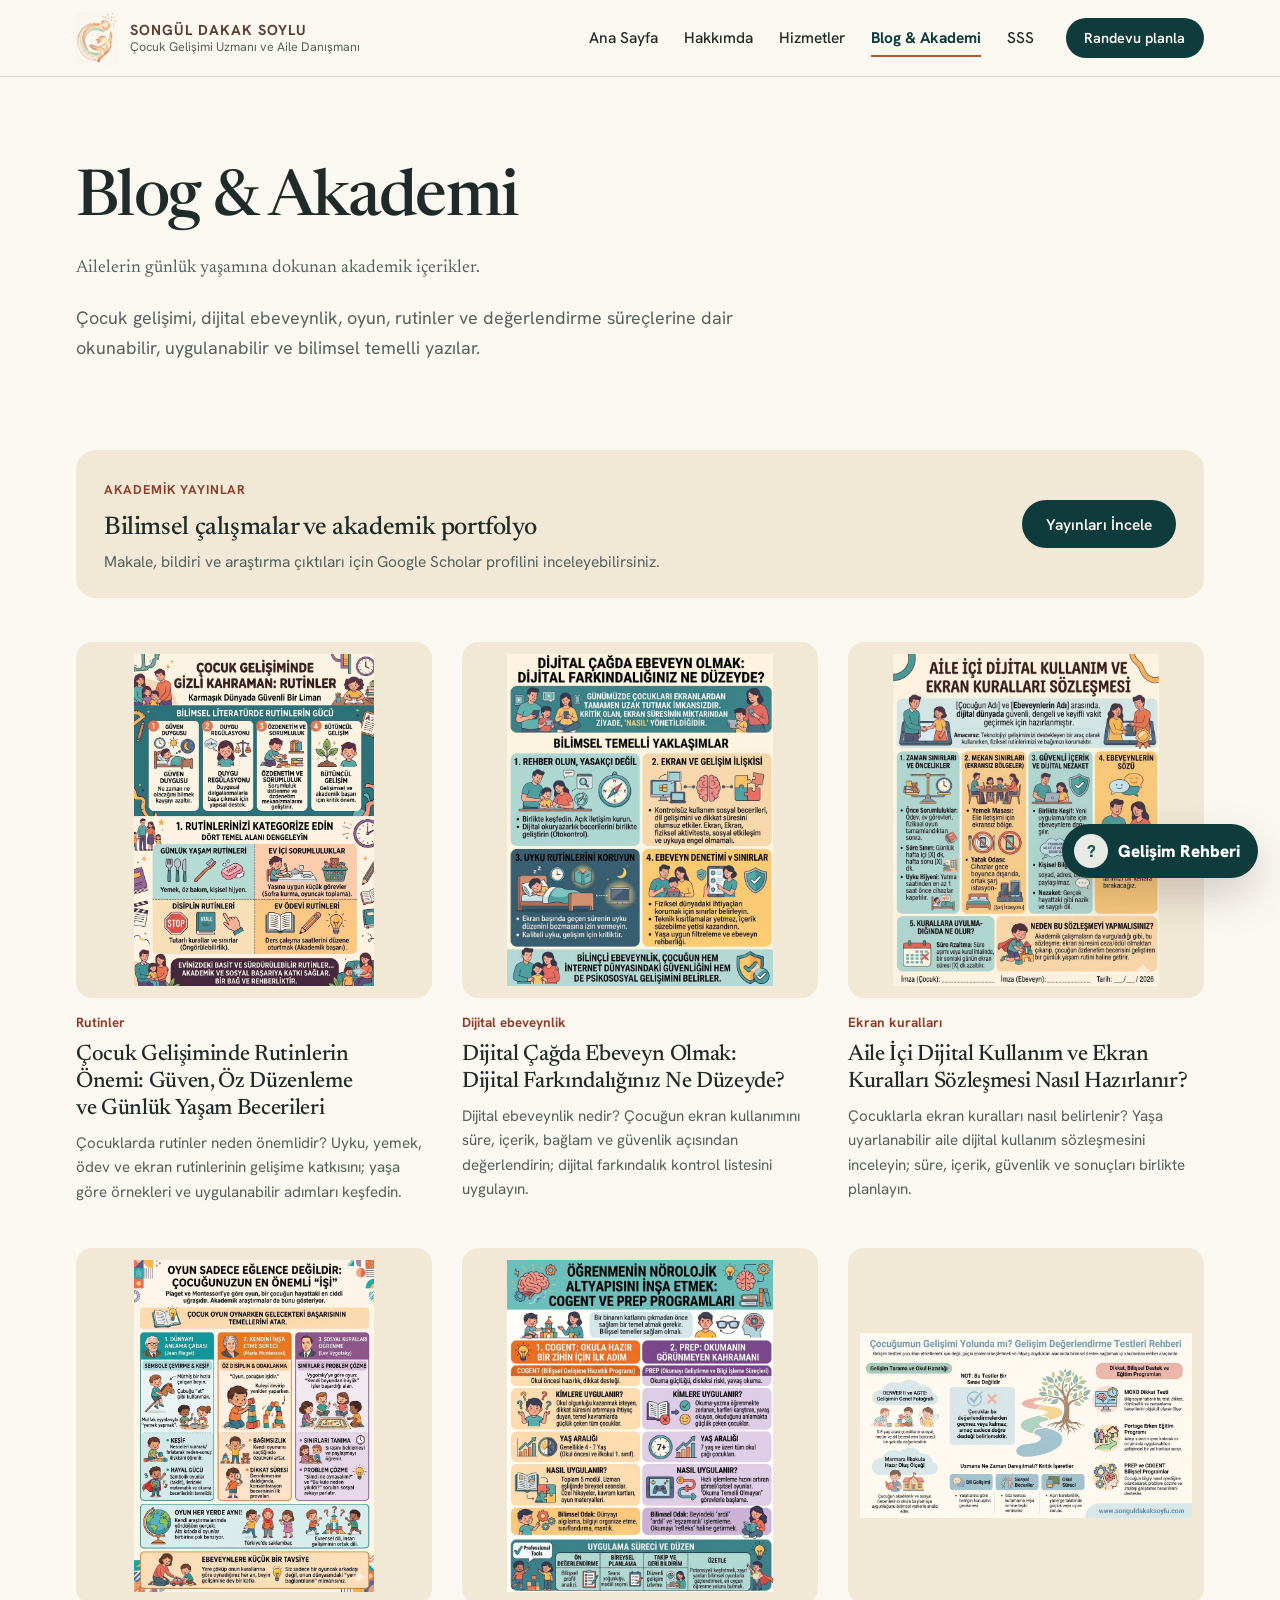
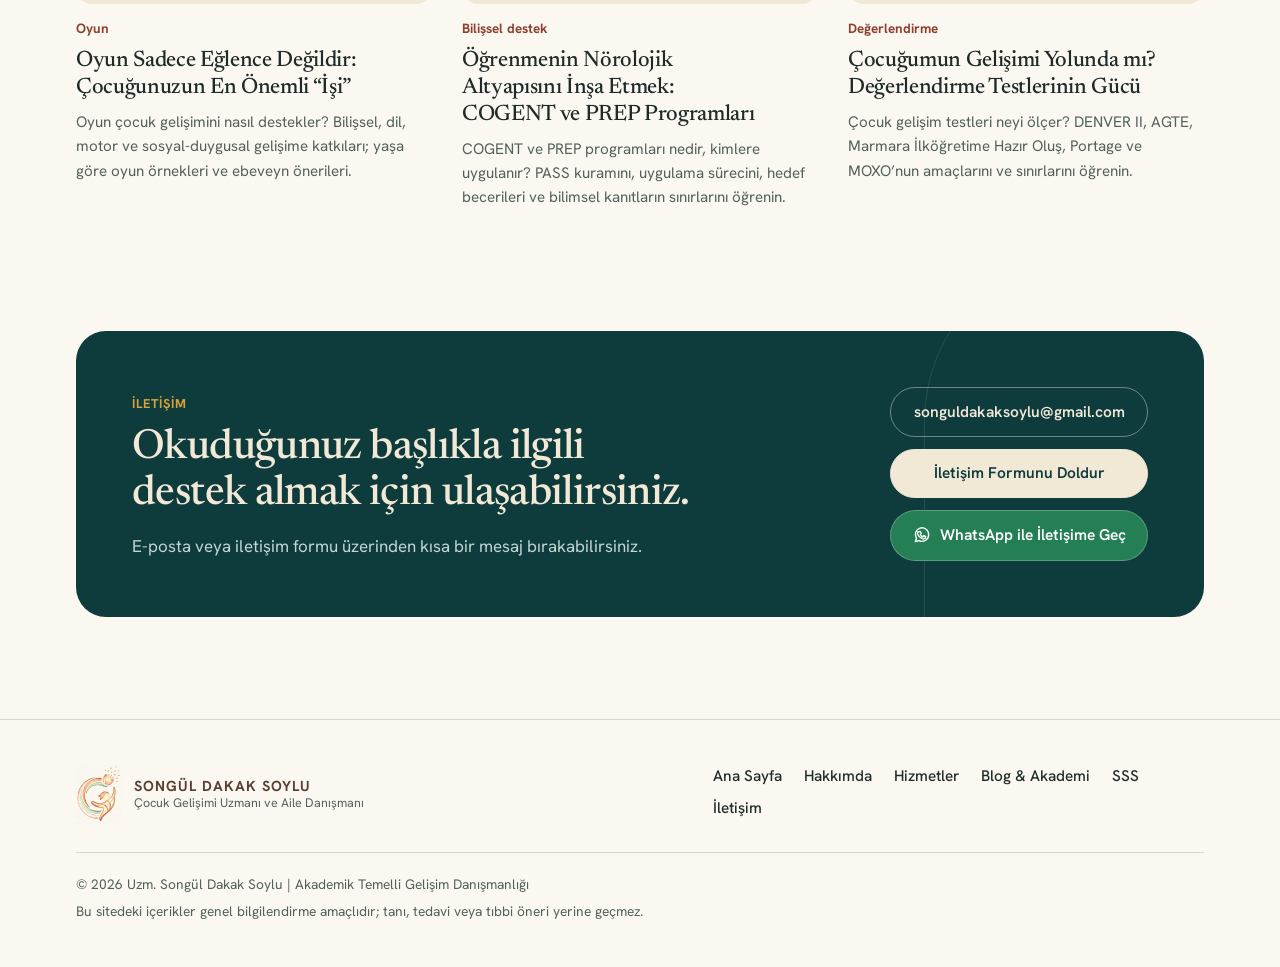
<file: blog.html>
<!DOCTYPE html>
<html lang="tr">
<head>
  <meta charset="UTF-8">
  <meta name="viewport" content="width=device-width, initial-scale=1.0">
  <meta name="description" content="Çocuk gelişimi, rutinler, oyun, dijital ebeveynlik, okul hazırlığı ve değerlendirme süreçlerine dair ebeveyn dostu akademik yazılar.">
  <title>Blog & Akademi | Çocuk Gelişimi Yazıları</title>
  <link rel="canonical" href="https://songuldakaksoylu.com/blog">
  <meta property="og:type" content="website">
  <meta property="og:locale" content="tr_TR">
  <meta property="og:site_name" content="Songül Dakak Soylu">
  <meta property="og:title" content="Blog & Akademi | Çocuk Gelişimi Yazıları">
  <meta property="og:description" content="Çocuk gelişimi, rutinler, oyun, dijital ebeveynlik, okul hazırlığı ve değerlendirme süreçlerine dair ebeveyn dostu akademik yazılar.">
  <meta property="og:url" content="https://songuldakaksoylu.com/blog">
  <meta property="og:image" content="https://songuldakaksoylu.com/assets/images/share/site-default.jpg">
  <meta property="og:image:width" content="1200">
  <meta property="og:image:height" content="630">
  <meta property="og:image:alt" content="Songül Dakak Soylu, Çocuk Gelişimi Uzmanı ve Aile Danışmanı">
  <meta name="twitter:card" content="summary_large_image">
  <meta name="twitter:title" content="Blog & Akademi | Çocuk Gelişimi Yazıları">
  <meta name="twitter:description" content="Çocuk gelişimi, rutinler, oyun, dijital ebeveynlik, okul hazırlığı ve değerlendirme süreçlerine dair ebeveyn dostu akademik yazılar.">
  <meta name="twitter:image" content="https://songuldakaksoylu.com/assets/images/share/site-default.jpg">
  <link rel="preconnect" href="https://fonts.googleapis.com">
  <link rel="preconnect" href="https://fonts.gstatic.com" crossorigin>
  <link href="https://fonts.googleapis.com/css2?family=Newsreader:ital,opsz,wght@0,6..72,400;0,6..72,500;0,6..72,600;1,6..72,400&family=Hanken+Grotesk:wght@400;500;600;700&display=swap" rel="stylesheet">
  <link rel="stylesheet" href="assets/css/site.css?v=6">
</head>
<body>
  <a class="skip-link" href="#blog-content">Ana içeriğe geç</a>
  <header class="site-header" data-header>
    <div class="wrap bar">
      <a class="brand" href="/" aria-label="Songül Dakak Soylu, ana sayfa">
        <img class="brand-mark" src="assets/images/web/logo-isaret.jpg" alt="Songül Dakak Soylu logosu" width="240" height="240">
        <span class="brand-text"><strong>SONGÜL DAKAK SOYLU</strong><span>Çocuk Gelişimi Uzmanı ve Aile Danışmanı</span></span>
      </a>
      <nav class="nav" id="nav" data-nav aria-label="Ana menü">
        <a href="/">Ana Sayfa</a>
        <a href="/hakkimda">Hakkımda</a>
        <a href="/hizmetler">Hizmetler</a>
        <a href="/blog" aria-current="page">Blog &amp; Akademi</a>
        <a href="/sss">SSS</a>
        <a class="btn btn-primary nav-cta" href="/iletisim">Randevu planla</a>
      </nav>
      <a class="btn btn-primary btn-sm head-cta" href="/iletisim">Randevu planla</a>
      <button class="menu-btn" type="button" data-menu-toggle aria-expanded="false" aria-controls="nav" aria-label="Menüyü aç">
        <svg width="22" height="22" viewBox="0 0 22 22" fill="none" stroke="currentColor" stroke-width="1.8" stroke-linecap="round" aria-hidden="true"><path d="M3 6h16M3 11h16M3 16h16"/></svg>
      </button>
    </div>
  </header>

  <main class="page-main" id="blog-content" tabindex="-1">
    <section class="page-hero blog-page-hero">
      <div class="page-hero-inner reveal">
        <h1>Blog & Akademi</h1>
        <p class="blog-hero-subtitle">Ailelerin günlük yaşamına dokunan akademik içerikler.</p>
        <p>Çocuk gelişimi, dijital ebeveynlik, oyun, rutinler ve değerlendirme süreçlerine dair okunabilir, uygulanabilir ve bilimsel temelli yazılar.</p>
      </div>
    </section>

    <section class="academy section">
      <div class="academy-feature reveal">
        <div>
          <span class="section-kicker">Akademik yayınlar</span>
          <h2>Bilimsel çalışmalar ve akademik portfolyo</h2>
          <p>Makale, bildiri ve araştırma çıktıları için Google Scholar profilini inceleyebilirsiniz.</p>
        </div>
        <a class="button primary" href="https://scholar.google.com/citations?user=8tHvPyIAAAAJ&hl=tr" target="_blank" rel="noreferrer">Yayınları İncele</a>
      </div>
      <div id="blog-list" class="blog-list">
        <div class="blog-grid reveal-group" data-blog-grid></div>
      </div>
      <div id="blog-detail" class="blog-detail" hidden>
        <div class="hero-actions">
          <button class="back-to-list" type="button" data-blog-back aria-label="Blog listesine geri dön">Blog listesine geri dön</button>
          <a class="button secondary" href="/">Ana sayfaya dön</a>
        </div>
        <article class="blog-detail-card" data-blog-detail></article>
      </div>
    </section>

    <section class="mini-contact section">
      <div class="mini-contact-card reveal">
        <div><p class="eyebrow">İletişim</p><h2>Okuduğunuz başlıkla ilgili destek almak için ulaşabilirsiniz.</h2><p>E-posta veya iletişim formu üzerinden kısa bir mesaj bırakabilirsiniz.</p></div>
        <div class="mini-contact-actions">
          <a href="mailto:songuldakaksoylu@gmail.com">songuldakaksoylu@gmail.com</a><a href="/iletisim">İletişim Formunu Doldur</a>
        </div>
      </div>
    </section>
  </main>

  <footer class="footer site-footer">
    <div class="wrap">
      <a class="brand" href="/" aria-label="Ana sayfa">
        <img class="brand-mark" src="assets/images/web/logo-isaret.jpg" alt="" width="240" height="240">
        <span class="brand-text"><strong>SONGÜL DAKAK SOYLU</strong><span>Çocuk Gelişimi Uzmanı ve Aile Danışmanı</span></span>
      </a>
      <nav aria-label="Alt menü"><a href="/">Ana Sayfa</a><a href="/hakkimda">Hakkımda</a><a href="/hizmetler">Hizmetler</a><a href="/blog">Blog &amp; Akademi</a><a href="/sss">SSS</a><a href="/iletisim">İletişim</a></nav>
      <div class="legal">
        <span>© 2026 Uzm. Songül Dakak Soylu | Akademik Temelli Gelişim Danışmanlığı</span>
        <span>Bu sitedeki içerikler genel bilgilendirme amaçlıdır; tanı, tedavi veya tıbbi öneri yerine geçmez.</span>
      </div>
    </div>
  </footer>
  <script src="assets/js/chatbot.js"></script>
  <script src="assets/js/main.js"></script>
  <script src="assets/js/site.js" defer></script>
</body>
</html>
</file>
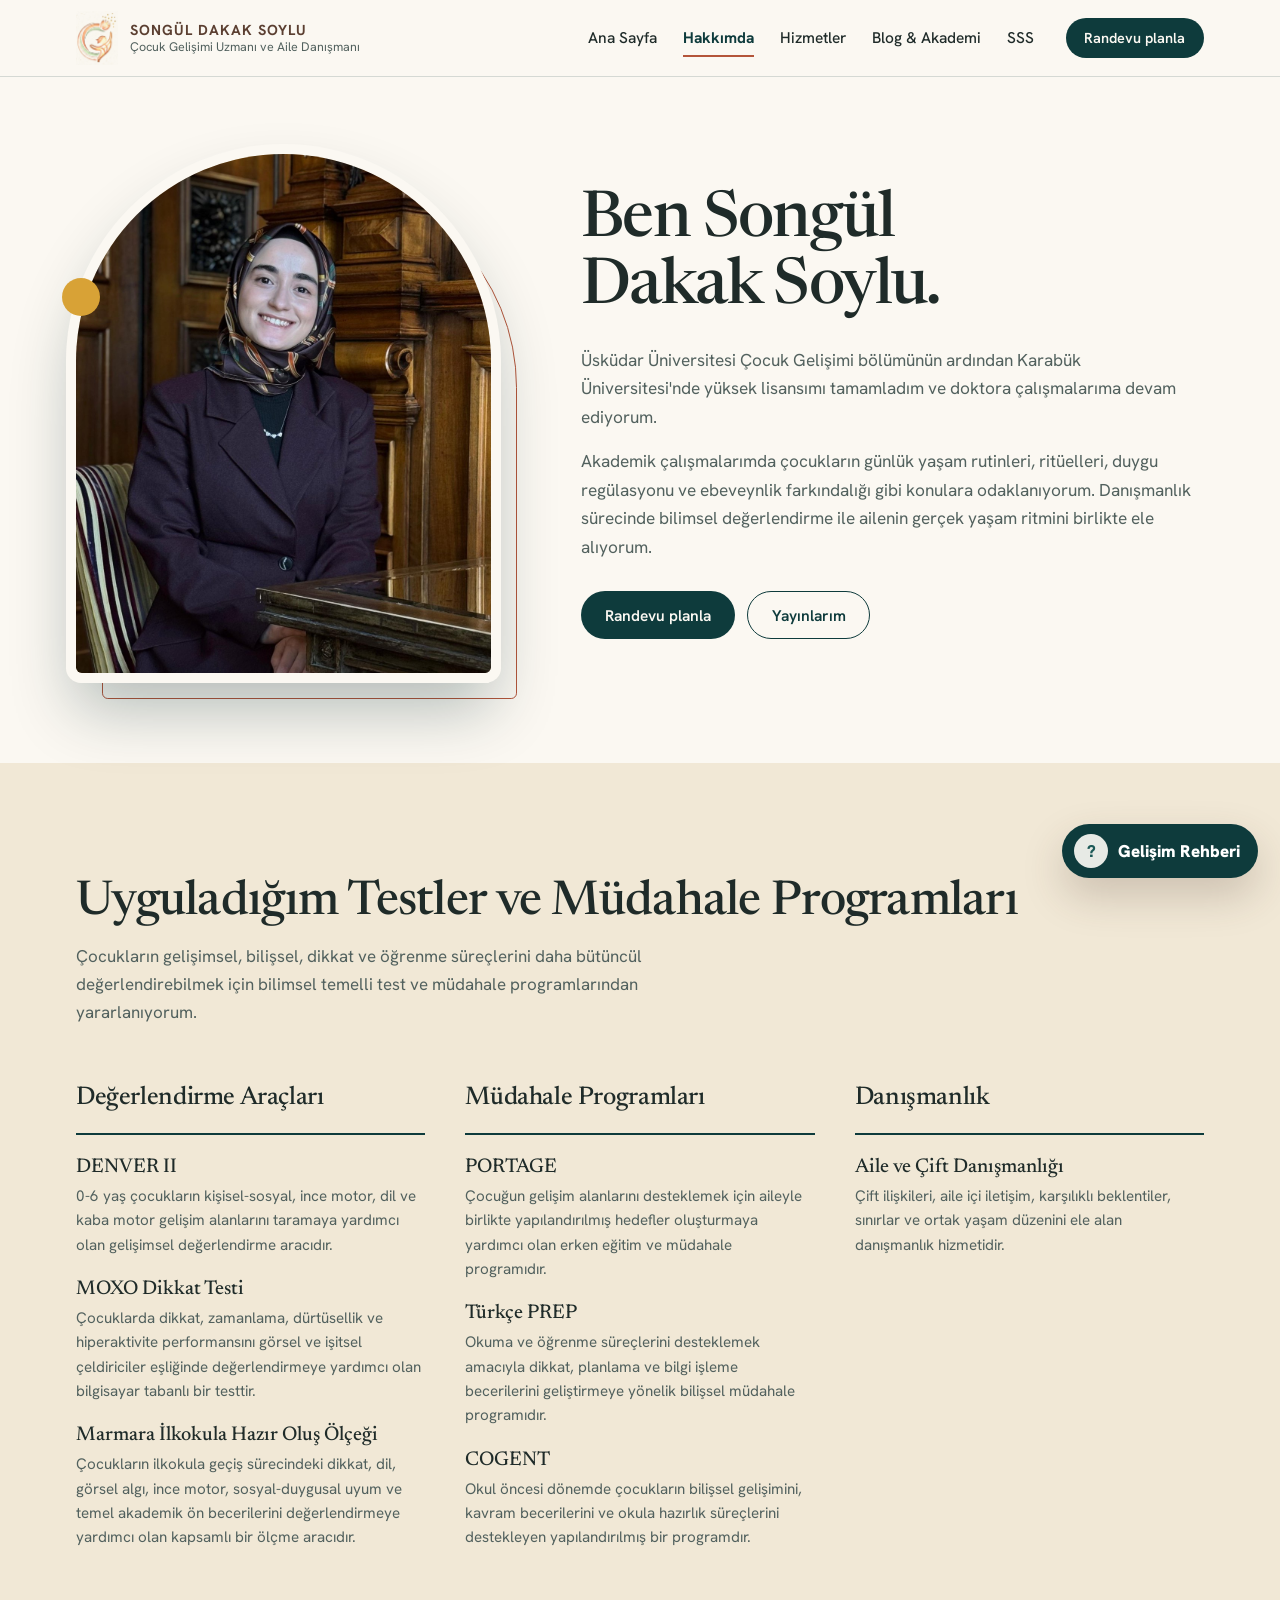
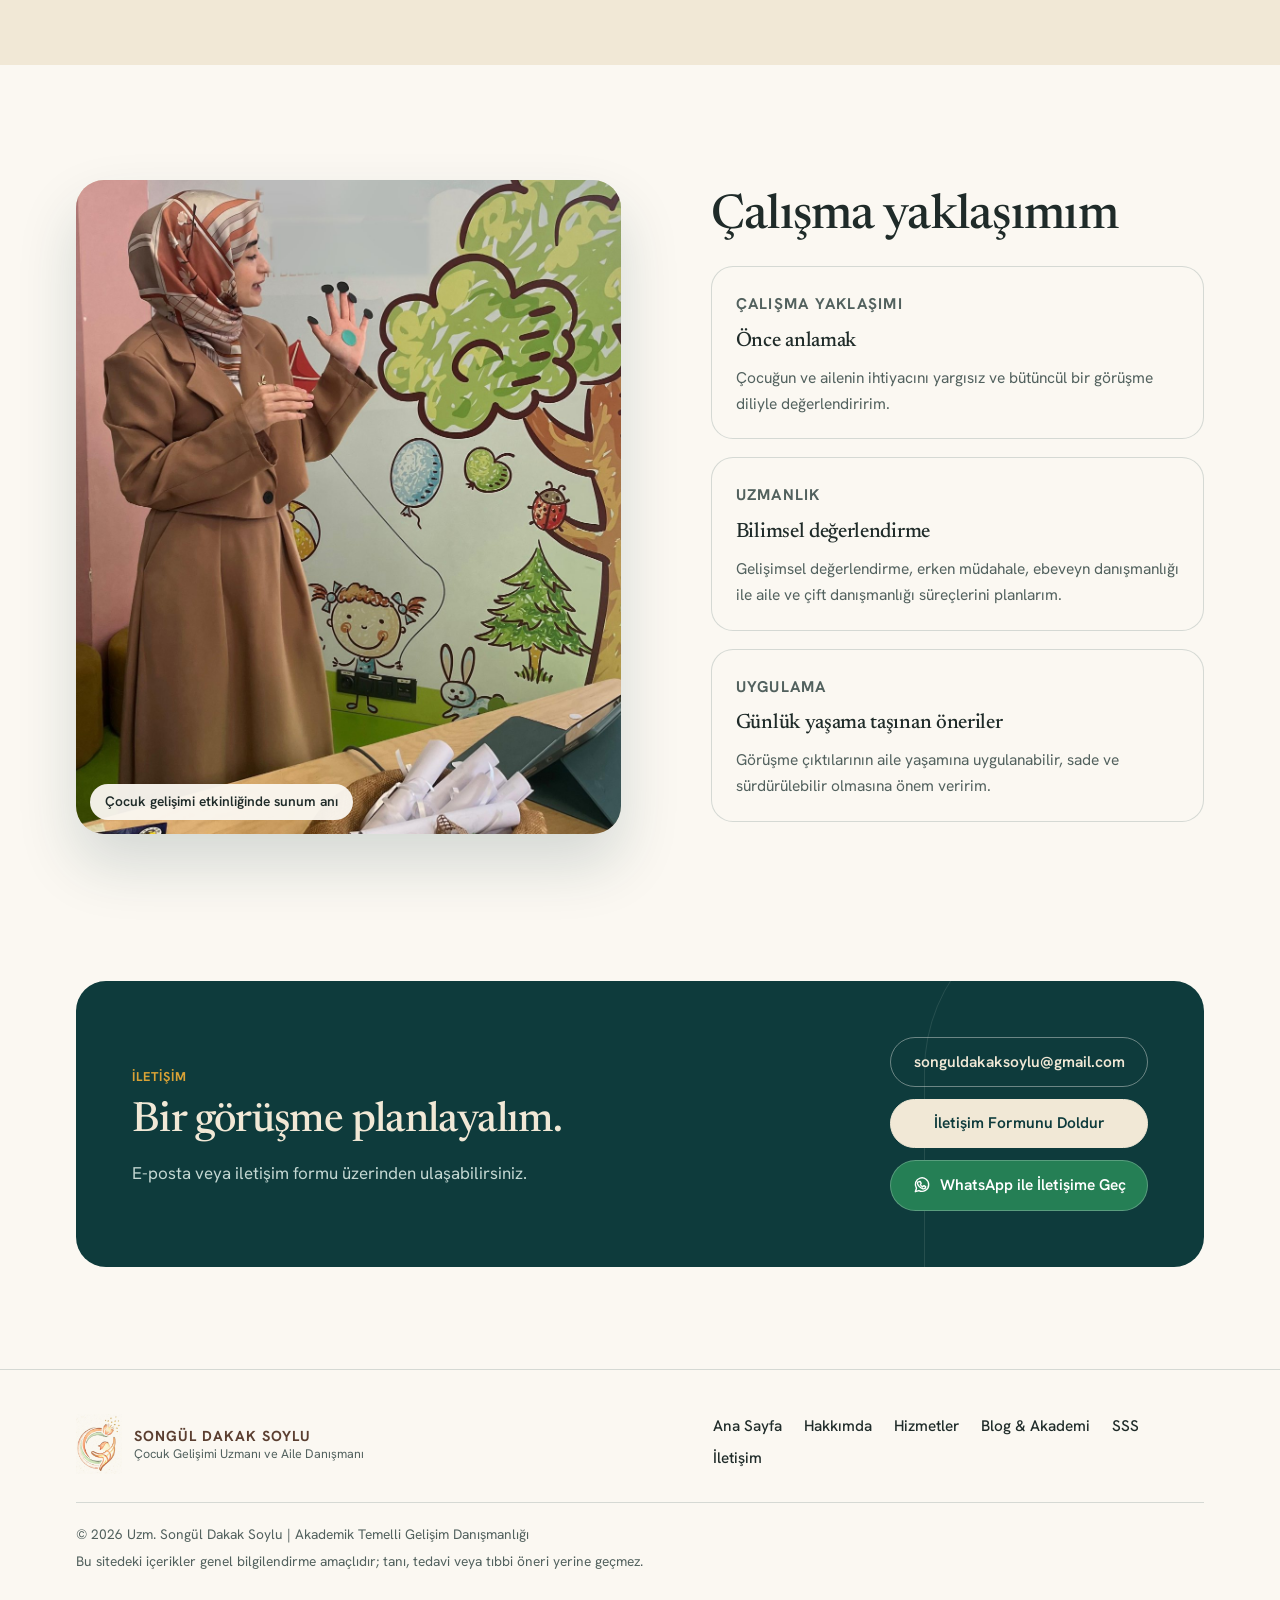
<file: hakkimda.html>
<!DOCTYPE html>
<html lang="tr">
<head>
  <meta charset="UTF-8">
  <meta name="viewport" content="width=device-width, initial-scale=1.0">
  <meta name="description" content="Uzm. Songül Dakak Soylu’nun akademik geçmişi, çocuk gelişimi alanındaki çalışma yaklaşımı, uyguladığı testler ve müdahale programları hakkında bilgi alın.">
  <title>Hakkımda | Songül Dakak Soylu</title>
  <link rel="canonical" href="https://songuldakaksoylu.com/hakkimda">
  <meta property="og:type" content="website">
  <meta property="og:locale" content="tr_TR">
  <meta property="og:site_name" content="Songül Dakak Soylu">
  <meta property="og:title" content="Hakkımda | Songül Dakak Soylu">
  <meta property="og:description" content="Uzm. Songül Dakak Soylu’nun akademik geçmişi, çocuk gelişimi alanındaki çalışma yaklaşımı, uyguladığı testler ve müdahale programları hakkında bilgi alın.">
  <meta property="og:url" content="https://songuldakaksoylu.com/hakkimda">
  <meta property="og:image" content="https://songuldakaksoylu.com/assets/images/share/site-default.jpg">
  <meta property="og:image:width" content="1200">
  <meta property="og:image:height" content="630">
  <meta property="og:image:alt" content="Songül Dakak Soylu, Çocuk Gelişimi Uzmanı ve Aile Danışmanı">
  <meta name="twitter:card" content="summary_large_image">
  <meta name="twitter:title" content="Hakkımda | Songül Dakak Soylu">
  <meta name="twitter:description" content="Uzm. Songül Dakak Soylu’nun akademik geçmişi, çocuk gelişimi alanındaki çalışma yaklaşımı, uyguladığı testler ve müdahale programları hakkında bilgi alın.">
  <meta name="twitter:image" content="https://songuldakaksoylu.com/assets/images/share/site-default.jpg">
  <link rel="preconnect" href="https://fonts.googleapis.com">
  <link rel="preconnect" href="https://fonts.gstatic.com" crossorigin>
  <link href="https://fonts.googleapis.com/css2?family=Newsreader:ital,opsz,wght@0,6..72,400;0,6..72,500;0,6..72,600;1,6..72,400&family=Hanken+Grotesk:wght@400;500;600;700&display=swap" rel="stylesheet">
  <link rel="stylesheet" href="assets/css/site.css?v=6">
</head>
<body>
  <a class="skip-link" href="#main">Ana içeriğe geç</a>
  <header class="site-header" data-header>
    <div class="wrap bar">
      <a class="brand" href="/" aria-label="Songül Dakak Soylu, ana sayfa">
        <img class="brand-mark" src="assets/images/web/logo-isaret.jpg" alt="Songül Dakak Soylu logosu" width="240" height="240">
        <span class="brand-text"><strong>SONGÜL DAKAK SOYLU</strong><span>Çocuk Gelişimi Uzmanı ve Aile Danışmanı</span></span>
      </a>
      <nav class="nav" id="nav" data-nav aria-label="Ana menü">
        <a href="/">Ana Sayfa</a>
        <a href="/hakkimda" aria-current="page">Hakkımda</a>
        <a href="/hizmetler">Hizmetler</a>
        <a href="/blog">Blog &amp; Akademi</a>
        <a href="/sss">SSS</a>
        <a class="btn btn-primary nav-cta" href="/iletisim">Randevu planla</a>
      </nav>
      <a class="btn btn-primary btn-sm head-cta" href="/iletisim">Randevu planla</a>
      <button class="menu-btn" type="button" data-menu-toggle aria-expanded="false" aria-controls="nav" aria-label="Menüyü aç">
        <svg width="22" height="22" viewBox="0 0 22 22" fill="none" stroke="currentColor" stroke-width="1.8" stroke-linecap="round" aria-hidden="true"><path d="M3 6h16M3 11h16M3 16h16"/></svg>
      </button>
    </div>
  </header>

  <main id="main" tabindex="-1">
    <div class="wrap about-hero">
      <figure class="hero-photo">
        <span class="hero-outline" aria-hidden="true"></span>
        <div class="photo-arch"><img src="assets/images/web/profil.jpg" alt="Songül Dakak Soylu, ahşap panelli bir odada oturuyor ve gülümsüyor" width="1100" height="1375" fetchpriority="high"></div>
        <span class="hero-dot" aria-hidden="true"></span>
      </figure>
      <div>
        <h1>Ben Songül Dakak Soylu.</h1>
        <div class="txt"><p>Üsküdar Üniversitesi Çocuk Gelişimi bölümünün ardından Karabük Üniversitesi&#x27;nde yüksek lisansımı tamamladım ve doktora çalışmalarıma devam ediyorum.</p><p>Akademik çalışmalarımda çocukların günlük yaşam rutinleri, ritüelleri, duygu regülasyonu ve ebeveynlik farkındalığı gibi konulara odaklanıyorum. Danışmanlık sürecinde bilimsel değerlendirme ile ailenin gerçek yaşam ritmini birlikte ele alıyorum.</p></div>
        <div class="btn-row">
          <a class="btn btn-primary" href="/iletisim">Randevu planla</a>
          <a class="btn btn-ghost" href="https://scholar.google.com/citations?user=8tHvPyIAAAAJ&amp;hl=tr" target="_blank" rel="noopener noreferrer">Yayınlarım</a>
        </div>
      </div>
    </div>

    <section class="section programs" aria-labelledby="h-prog">
      <div class="wrap">
        <div class="section-head">
          <div>
            <h2 id="h-prog">Uyguladığım Testler ve Müdahale Programları</h2>
            <p>Çocukların gelişimsel, bilişsel, dikkat ve öğrenme süreçlerini daha bütüncül değerlendirebilmek için bilimsel temelli test ve müdahale programlarından yararlanıyorum.</p>
          </div>
        </div>
        <div class="prog-grid"><div class="prog"><h3>Değerlendirme Araçları</h3><dl><dt>DENVER II</dt><dd>0-6 yaş çocukların kişisel-sosyal, ince motor, dil ve kaba motor gelişim alanlarını taramaya yardımcı olan gelişimsel değerlendirme aracıdır.</dd><dt>MOXO Dikkat Testi</dt><dd>Çocuklarda dikkat, zamanlama, dürtüsellik ve hiperaktivite performansını görsel ve işitsel çeldiriciler eşliğinde değerlendirmeye yardımcı olan bilgisayar tabanlı bir testtir.</dd><dt>Marmara İlkokula Hazır Oluş Ölçeği</dt><dd>Çocukların ilkokula geçiş sürecindeki dikkat, dil, görsel algı, ince motor, sosyal-duygusal uyum ve temel akademik ön becerilerini değerlendirmeye yardımcı olan kapsamlı bir ölçme aracıdır.</dd></dl></div><div class="prog"><h3>Müdahale Programları</h3><dl><dt>PORTAGE</dt><dd>Çocuğun gelişim alanlarını desteklemek için aileyle birlikte yapılandırılmış hedefler oluşturmaya yardımcı olan erken eğitim ve müdahale programıdır.</dd><dt>Türkçe PREP</dt><dd>Okuma ve öğrenme süreçlerini desteklemek amacıyla dikkat, planlama ve bilgi işleme becerilerini geliştirmeye yönelik bilişsel müdahale programıdır.</dd><dt>COGENT</dt><dd>Okul öncesi dönemde çocukların bilişsel gelişimini, kavram becerilerini ve okula hazırlık süreçlerini destekleyen yapılandırılmış bir programdır.</dd></dl></div><div class="prog"><h3>Danışmanlık</h3><dl><dt>Aile ve Çift Danışmanlığı</dt><dd>Çift ilişkileri, aile içi iletişim, karşılıklı beklentiler, sınırlar ve ortak yaşam düzenini ele alan danışmanlık hizmetidir.</dd></dl></div></div>
      </div>
    </section>

    <section class="section" aria-labelledby="h-yaklasim">
      <div class="wrap approach">
        <div class="about-photo"><img src="assets/images/web/seminer.jpg" alt="Songül Dakak Soylu, çocuk gelişimi etkinliğinde ellerini kullanarak sunum yaparken" loading="lazy" width="1200" height="1489"><span class="photo-cap">Çocuk gelişimi etkinliğinde sunum anı</span></div>
        <div>
          <h2 id="h-yaklasim" style="font-size:clamp(2rem,4vw,3rem);line-height:1.08;margin-bottom:22px">Çalışma yaklaşımım</h2>
          <div class="about-cards" style="grid-template-columns:minmax(0,1fr)"><article class="about-card"><p class="eyebrow">Çalışma yaklaşımı</p><h3>Önce anlamak</h3><p>Çocuğun ve ailenin ihtiyacını yargısız ve bütüncül bir görüşme diliyle değerlendiririm.</p></article><article class="about-card"><p class="eyebrow">Uzmanlık</p><h3>Bilimsel değerlendirme</h3><p>Gelişimsel değerlendirme, erken müdahale, ebeveyn danışmanlığı ile aile ve çift danışmanlığı süreçlerini planlarım.</p></article><article class="about-card"><p class="eyebrow">Uygulama</p><h3>Günlük yaşama taşınan öneriler</h3><p>Görüşme çıktılarının aile yaşamına uygulanabilir, sade ve sürdürülebilir olmasına önem veririm.</p></article></div>
        </div>
      </div>
    </section>

    <section class="mini-contact section">
<div class="mini-contact-card">
<div><p class="eyebrow">İletişim</p><h2>Bir görüşme planlayalım.</h2><p>E-posta veya iletişim formu üzerinden ulaşabilirsiniz.</p></div>
<div class="mini-contact-actions">
<a href="mailto:songuldakaksoylu@gmail.com">songuldakaksoylu@gmail.com</a><a href="/iletisim">İletişim Formunu Doldur</a>
</div>
</div>
</section>
  </main>

  <footer class="footer site-footer">
    <div class="wrap">
      <a class="brand" href="/" aria-label="Ana sayfa">
        <img class="brand-mark" src="assets/images/web/logo-isaret.jpg" alt="" width="240" height="240">
        <span class="brand-text"><strong>SONGÜL DAKAK SOYLU</strong><span>Çocuk Gelişimi Uzmanı ve Aile Danışmanı</span></span>
      </a>
      <nav aria-label="Alt menü"><a href="/">Ana Sayfa</a><a href="/hakkimda">Hakkımda</a><a href="/hizmetler">Hizmetler</a><a href="/blog">Blog &amp; Akademi</a><a href="/sss">SSS</a><a href="/iletisim">İletişim</a></nav>
      <div class="legal">
        <span>© 2026 Uzm. Songül Dakak Soylu | Akademik Temelli Gelişim Danışmanlığı</span>
        <span>Bu sitedeki içerikler genel bilgilendirme amaçlıdır; tanı, tedavi veya tıbbi öneri yerine geçmez.</span>
      </div>
    </div>
  </footer>
  <script src="assets/js/chatbot.js"></script>
  <script src="assets/js/main.js"></script>
  <script src="assets/js/site.js" defer></script>
</body>
</html>
</file>
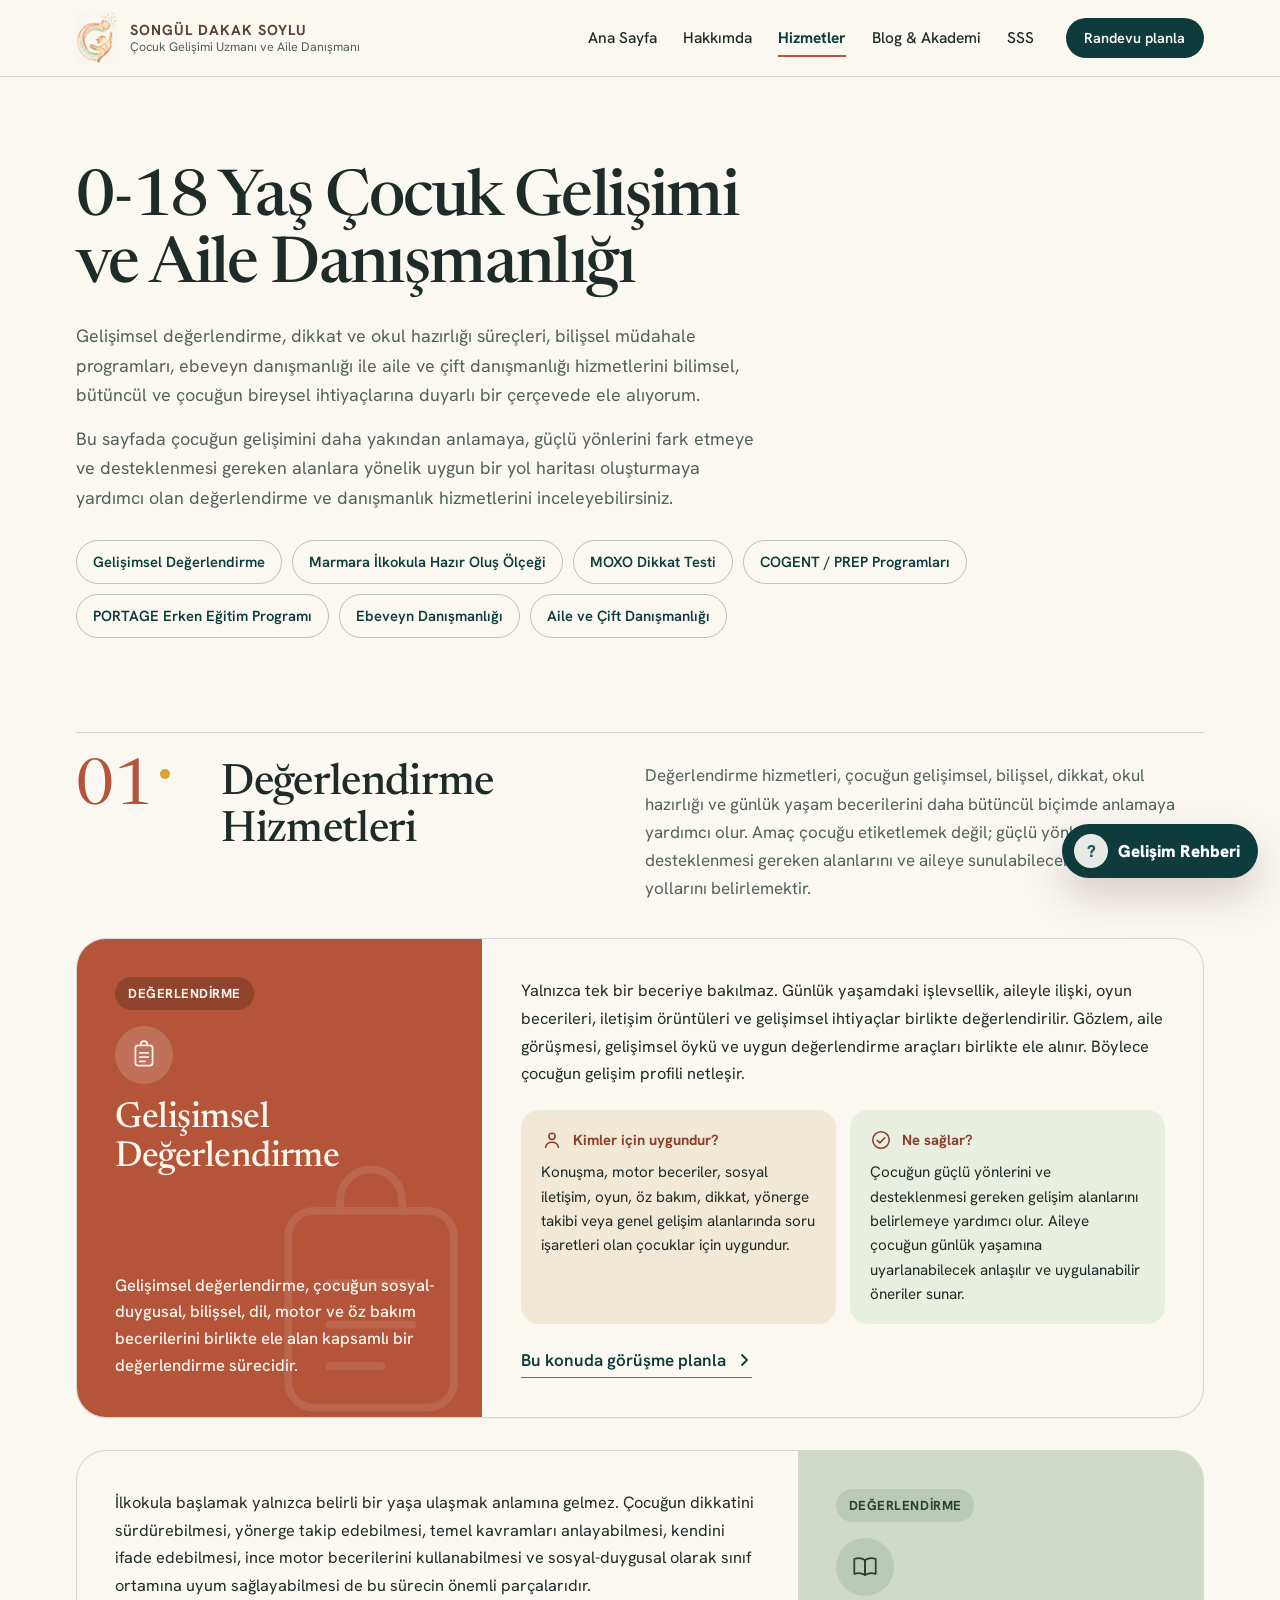
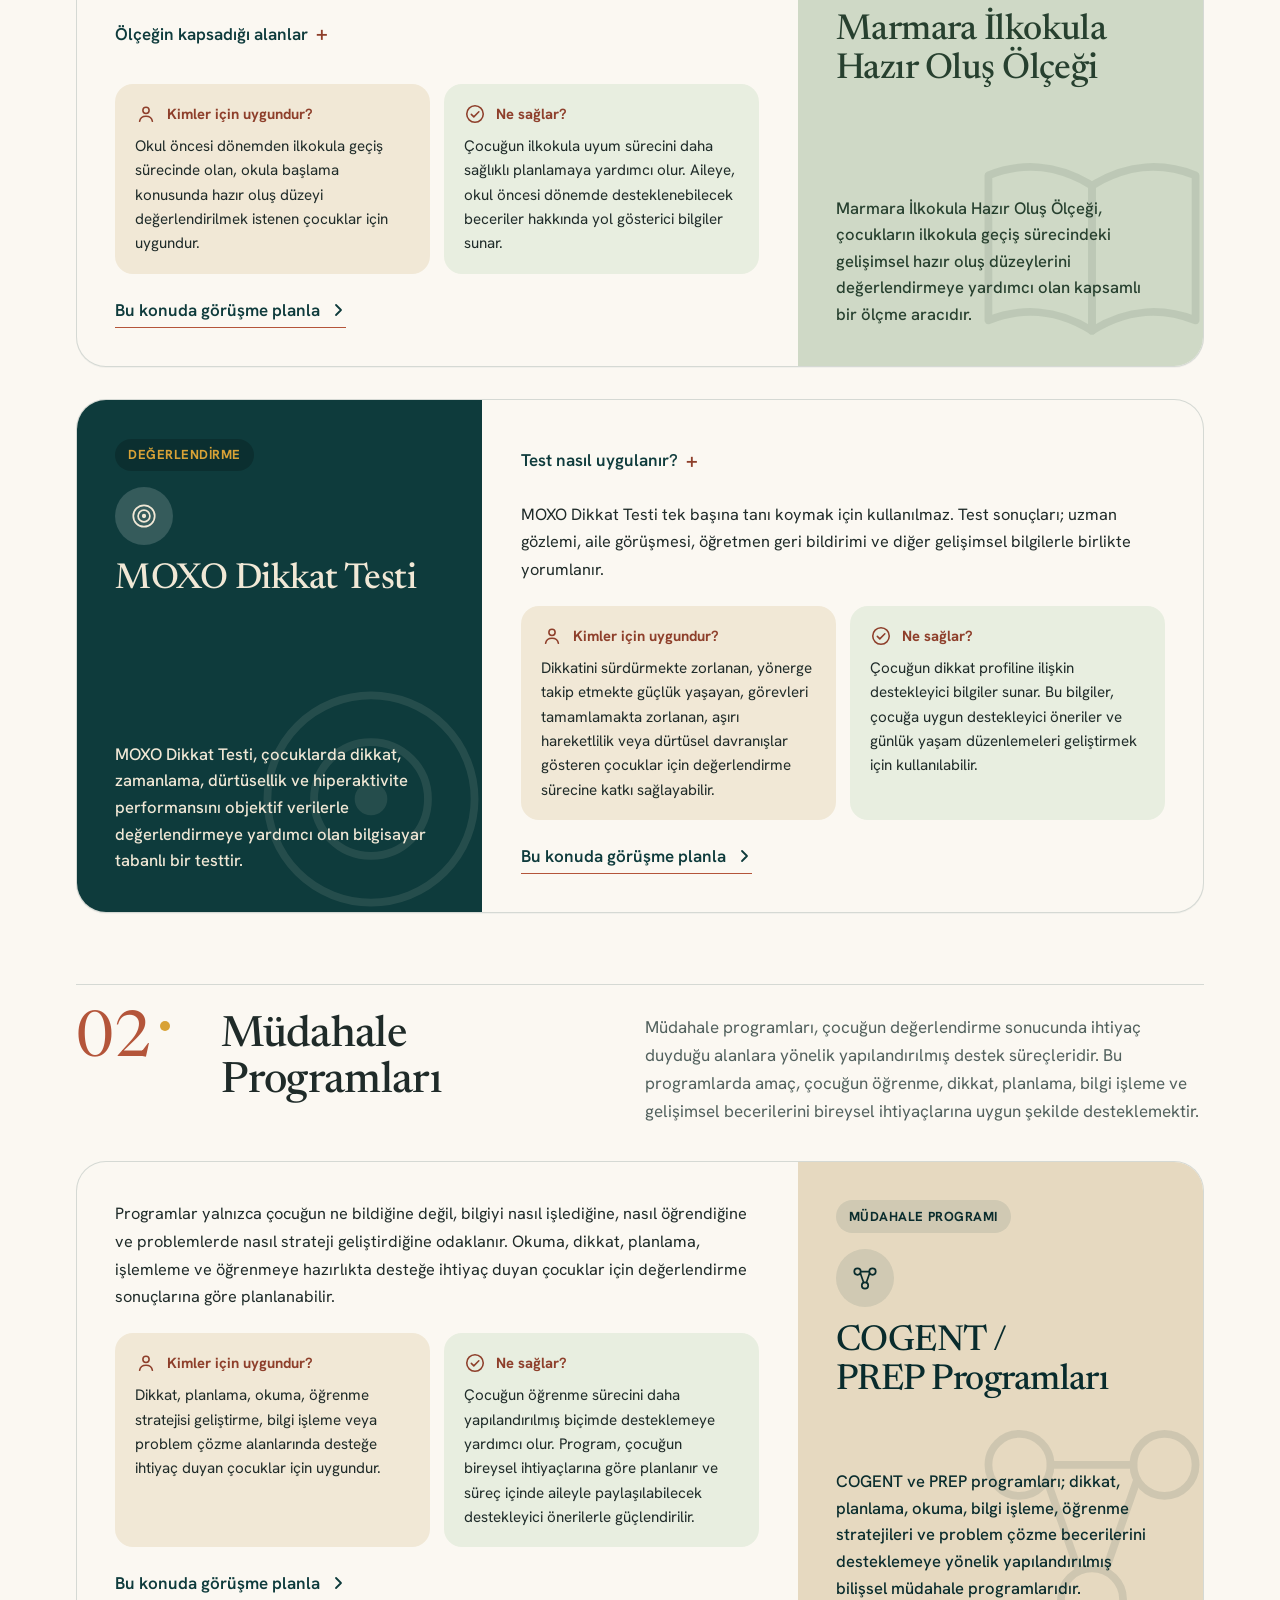
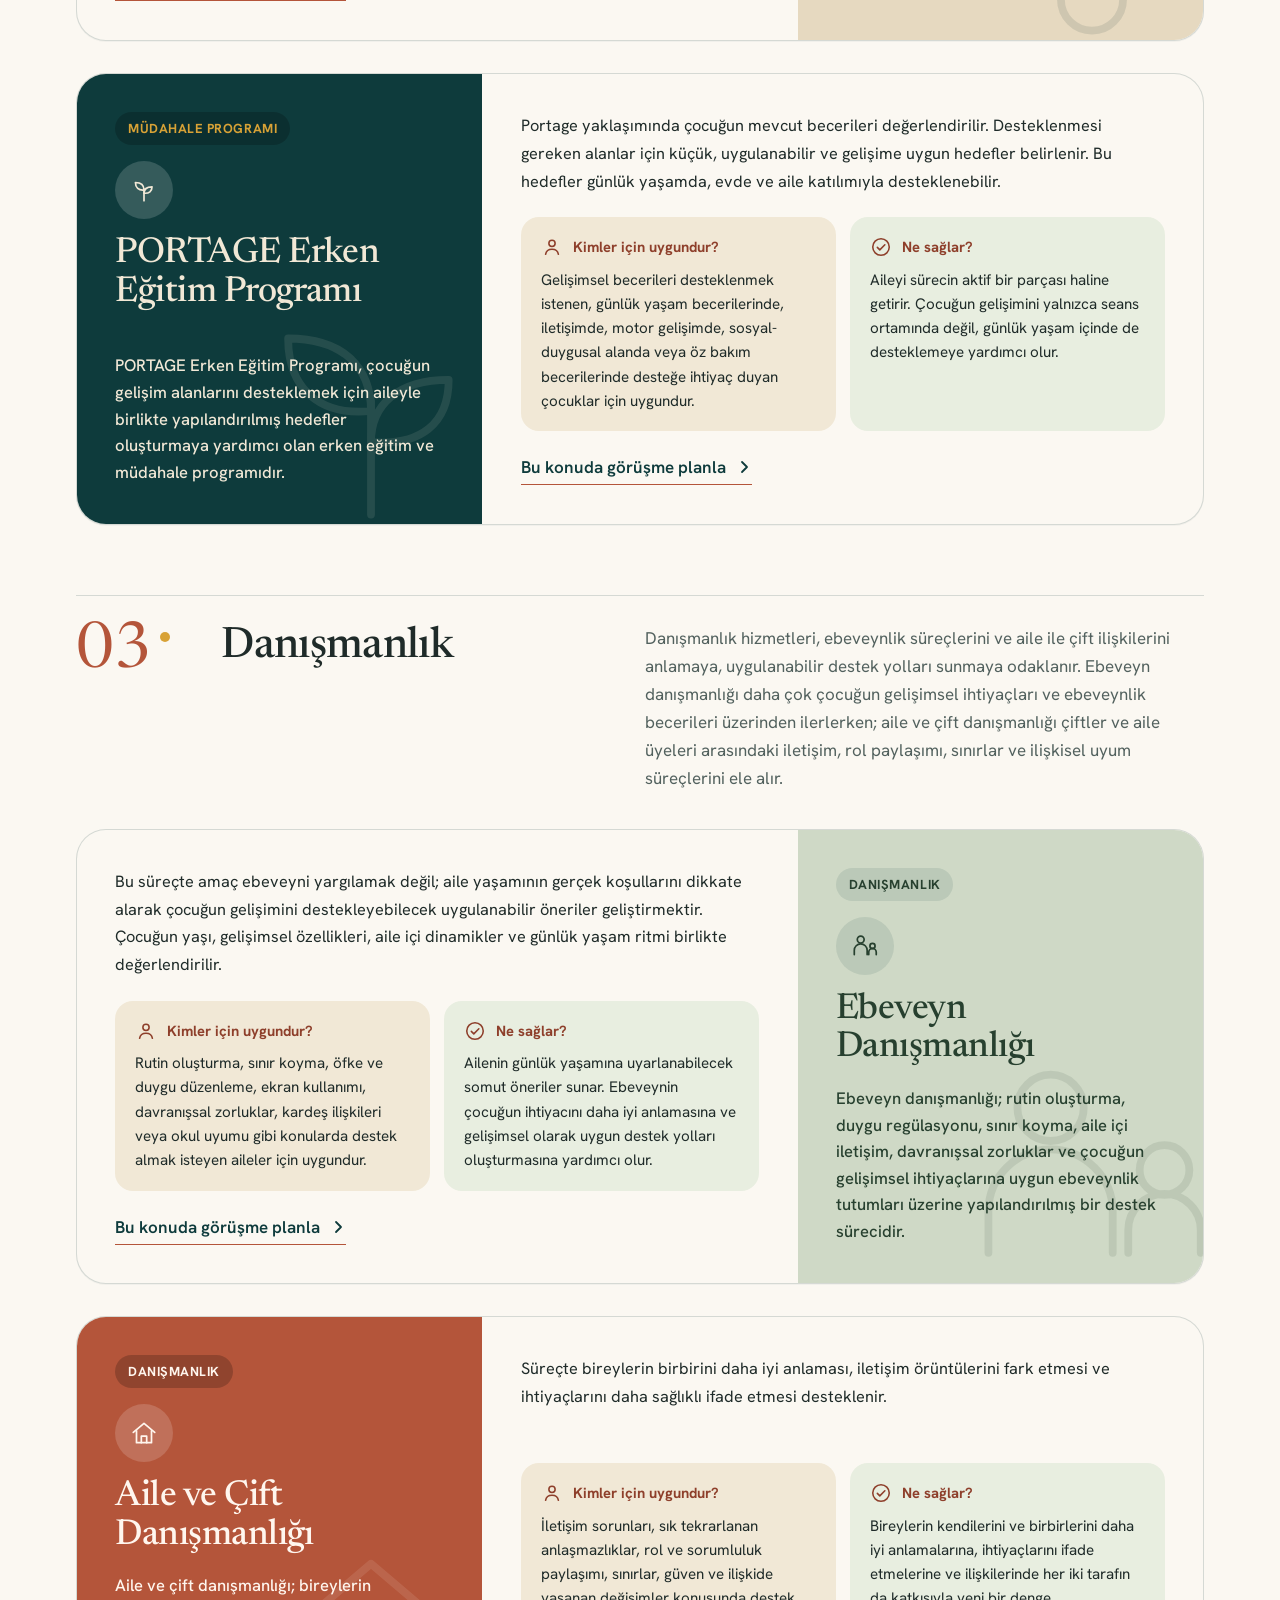
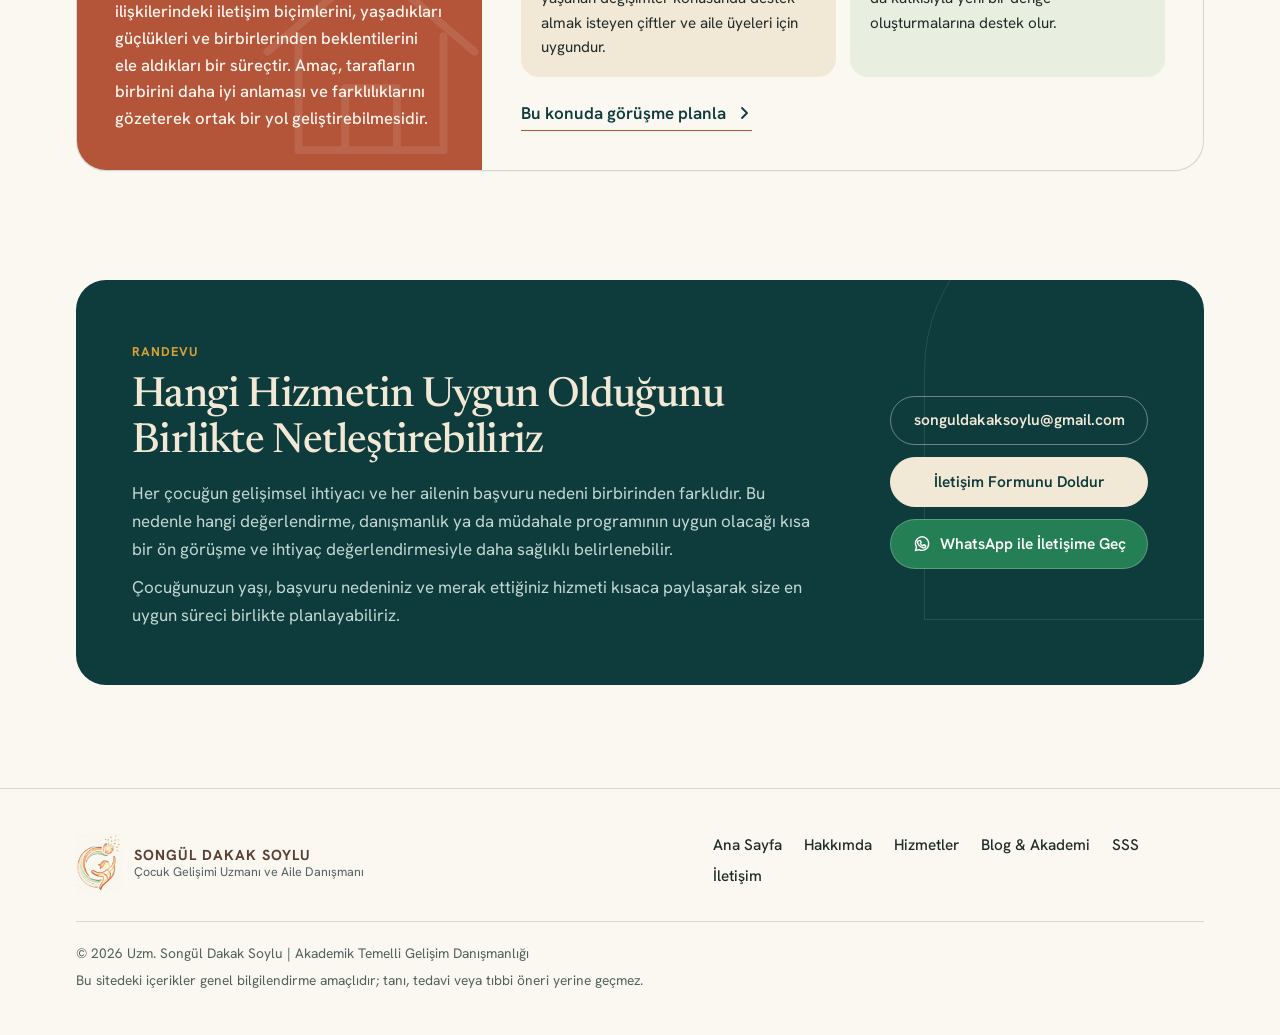
<file: hizmetler.html>
<!DOCTYPE html>
<html lang="tr">
<head>
  <meta charset="UTF-8">
  <meta name="viewport" content="width=device-width, initial-scale=1.0">
  <meta name="description" content="Gelişimsel değerlendirme, MOXO Dikkat Testi, Marmara İlkokula Hazır Oluş Ölçeği, PREP, COGENT ve aile ve çift danışmanlığı hizmetlerini inceleyin.">
  <title>Hizmetler | Çocuk Gelişimi ve Aile Danışmanlığı</title>
  <link rel="canonical" href="https://songuldakaksoylu.com/hizmetler">
  <meta property="og:type" content="website">
  <meta property="og:locale" content="tr_TR">
  <meta property="og:site_name" content="Songül Dakak Soylu">
  <meta property="og:title" content="Hizmetler | Çocuk Gelişimi ve Aile Danışmanlığı">
  <meta property="og:description" content="Gelişimsel değerlendirme, MOXO Dikkat Testi, Marmara İlkokula Hazır Oluş Ölçeği, PREP, COGENT ve aile ve çift danışmanlığı hizmetlerini inceleyin.">
  <meta property="og:url" content="https://songuldakaksoylu.com/hizmetler">
  <meta property="og:image" content="https://songuldakaksoylu.com/assets/images/share/site-default.jpg">
  <meta property="og:image:width" content="1200">
  <meta property="og:image:height" content="630">
  <meta property="og:image:alt" content="Songül Dakak Soylu, Çocuk Gelişimi Uzmanı ve Aile Danışmanı">
  <meta name="twitter:card" content="summary_large_image">
  <meta name="twitter:title" content="Hizmetler | Çocuk Gelişimi ve Aile Danışmanlığı">
  <meta name="twitter:description" content="Gelişimsel değerlendirme, MOXO Dikkat Testi, Marmara İlkokula Hazır Oluş Ölçeği, PREP, COGENT ve aile ve çift danışmanlığı hizmetlerini inceleyin.">
  <meta name="twitter:image" content="https://songuldakaksoylu.com/assets/images/share/site-default.jpg">
  <link rel="preconnect" href="https://fonts.googleapis.com">
  <link rel="preconnect" href="https://fonts.gstatic.com" crossorigin>
  <link href="https://fonts.googleapis.com/css2?family=Newsreader:ital,opsz,wght@0,6..72,400;0,6..72,500;0,6..72,600;1,6..72,400&family=Hanken+Grotesk:wght@400;500;600;700&display=swap" rel="stylesheet">
  <link rel="stylesheet" href="assets/css/site.css?v=6">
  </head>
<body>
  <a class="skip-link" href="#main">Ana içeriğe geç</a>
  <header class="site-header" data-header>
    <div class="wrap bar">
      <a class="brand" href="/" aria-label="Songül Dakak Soylu, ana sayfa">
        <img class="brand-mark" src="assets/images/web/logo-isaret.jpg" alt="Songül Dakak Soylu logosu" width="240" height="240">
        <span class="brand-text"><strong>SONGÜL DAKAK SOYLU</strong><span>Çocuk Gelişimi Uzmanı ve Aile Danışmanı</span></span>
      </a>
      <nav class="nav" id="nav" data-nav aria-label="Ana menü">
        <a href="/">Ana Sayfa</a>
        <a href="/hakkimda">Hakkımda</a>
        <a href="/hizmetler" aria-current="page">Hizmetler</a>
        <a href="/blog">Blog &amp; Akademi</a>
        <a href="/sss">SSS</a>
        <a class="btn btn-primary nav-cta" href="/iletisim">Randevu planla</a>
      </nav>
      <a class="btn btn-primary btn-sm head-cta" href="/iletisim">Randevu planla</a>
      <button class="menu-btn" type="button" data-menu-toggle aria-expanded="false" aria-controls="nav" aria-label="Menüyü aç">
        <svg width="22" height="22" viewBox="0 0 22 22" fill="none" stroke="currentColor" stroke-width="1.8" stroke-linecap="round" aria-hidden="true"><path d="M3 6h16M3 11h16M3 16h16"/></svg>
      </button>
    </div>
  </header>

  <main id="main" tabindex="-1">
    <div class="wrap page-head">
      <h1>0-18 Yaş Çocuk Gelişimi ve Aile Danışmanlığı</h1>
      <p class="svc-intro-p">Gelişimsel değerlendirme, dikkat ve okul hazırlığı süreçleri, bilişsel müdahale programları, ebeveyn danışmanlığı ile aile ve çift danışmanlığı hizmetlerini bilimsel, bütüncül ve çocuğun bireysel ihtiyaçlarına duyarlı bir çerçevede ele alıyorum.</p><p class="svc-intro-p">Bu sayfada çocuğun gelişimini daha yakından anlamaya, güçlü yönlerini fark etmeye ve desteklenmesi gereken alanlara yönelik uygun bir yol haritası oluşturmaya yardımcı olan değerlendirme ve danışmanlık hizmetlerini inceleyebilirsiniz.</p>
      <div class="svc-nav" role="navigation" aria-label="Hizmetlere git"><button type="button" data-sjump="gelisimsel-degerlendirme">Gelişimsel Değerlendirme</button><button type="button" data-sjump="marmara">Marmara İlkokula Hazır Oluş Ölçeği</button><button type="button" data-sjump="moxo">MOXO Dikkat Testi</button><button type="button" data-sjump="cogent-prep">COGENT / PREP Programları</button><button type="button" data-sjump="portage">PORTAGE Erken Eğitim Programı</button><button type="button" data-sjump="ebeveyn-danismanligi">Ebeveyn Danışmanlığı</button><button type="button" data-sjump="aile-danismanligi">Aile ve Çift Danışmanlığı</button></div>
    </div>
    <div class="wrap" style="padding-bottom:clamp(40px,6vw,80px)">
      <section class="svc-group" aria-label="Değerlendirme Hizmetleri">
        <div class="svc-group-head"><span class="num">01<i aria-hidden="true"></i></span><h2>Değerlendirme Hizmetleri</h2><p>Değerlendirme hizmetleri, çocuğun gelişimsel, bilişsel, dikkat, okul hazırlığı ve günlük yaşam becerilerini daha bütüncül biçimde anlamaya yardımcı olur. Amaç çocuğu etiketlemek değil; güçlü yönlerini, desteklenmesi gereken alanlarını ve aileye sunulabilecek uygun destek yollarını belirlemektir.</p></div>
        <div class="svc-stack">
        <article class="sv sv--terra" id="gelisimsel-degerlendirme">
          <div class="sv-panel">
            <span class="mark" aria-hidden="true"><svg viewBox="0 0 28 28" aria-hidden="true"><rect x="6" y="5" width="16" height="19" rx="2.5"/><path d="M11 5V4a3 3 0 0 1 6 0v1"/><path d="M10 12h8M10 16h8M10 20h5"/></svg></span>
            <span class="sv-tag">Değerlendirme</span>
            <span class="sv-ico" aria-hidden="true"><svg viewBox="0 0 28 28" aria-hidden="true"><rect x="6" y="5" width="16" height="19" rx="2.5"/><path d="M11 5V4a3 3 0 0 1 6 0v1"/><path d="M10 12h8M10 16h8M10 20h5"/></svg></span>
            <h3>Gelişimsel Değerlendirme</h3>
            <p class="sv-lead">Gelişimsel değerlendirme, çocuğun sosyal-duygusal, bilişsel, dil, motor ve öz bakım becerilerini birlikte ele alan kapsamlı bir değerlendirme sürecidir.</p>
          </div>
          <div class="sv-body">
            <div class="sv-text"><p>Yalnızca tek bir beceriye bakılmaz. Günlük yaşamdaki işlevsellik, aileyle ilişki, oyun becerileri, iletişim örüntüleri ve gelişimsel ihtiyaçlar birlikte değerlendirilir. Gözlem, aile görüşmesi, gelişimsel öykü ve uygun değerlendirme araçları birlikte ele alınır. Böylece çocuğun gelişim profili netleşir.</p></div>
            <div class="sv-blocks">
              <div class="sv-block"><h4><svg viewBox="0 0 24 24" aria-hidden="true"><circle cx="12" cy="8" r="3.4"/><path d="M5 20c.6-3.6 3.3-5.6 7-5.6s6.4 2 7 5.6"/></svg>Kimler için uygundur?</h4><p>Konuşma, motor beceriler, sosyal iletişim, oyun, öz bakım, dikkat, yönerge takibi veya genel gelişim alanlarında soru işaretleri olan çocuklar için uygundur.</p></div>
              <div class="sv-block"><h4><svg viewBox="0 0 24 24" aria-hidden="true"><circle cx="12" cy="12" r="9"/><path d="M8 12.4l2.7 2.7L16.2 9.6"/></svg>Ne sağlar?</h4><p>Çocuğun güçlü yönlerini ve desteklenmesi gereken gelişim alanlarını belirlemeye yardımcı olur. Aileye çocuğun günlük yaşamına uyarlanabilecek anlaşılır ve uygulanabilir öneriler sunar.</p></div>
            </div>
            <a class="sv-cta" href="/iletisim">Bu konuda görüşme planla <svg width="16" height="16" viewBox="0 0 16 16" fill="none" stroke="currentColor" stroke-width="1.8" stroke-linecap="round" stroke-linejoin="round" aria-hidden="true"><path d="M6 3l5 5-5 5"/></svg></a>
          </div>
        </article>
        <article class="sv sv--sage sv--flip" id="marmara">
          <div class="sv-panel">
            <span class="mark" aria-hidden="true"><svg viewBox="0 0 28 28" aria-hidden="true"><path d="M4 6.5c3-1.2 6.5-1.2 10 1v14c-3.5-2.2-7-2.2-10-1z"/><path d="M24 6.5c-3-1.2-6.5-1.2-10 1v14c3.5-2.2 7-2.2 10-1z"/></svg></span>
            <span class="sv-tag">Değerlendirme</span>
            <span class="sv-ico" aria-hidden="true"><svg viewBox="0 0 28 28" aria-hidden="true"><path d="M4 6.5c3-1.2 6.5-1.2 10 1v14c-3.5-2.2-7-2.2-10-1z"/><path d="M24 6.5c-3-1.2-6.5-1.2-10 1v14c3.5-2.2 7-2.2 10-1z"/></svg></span>
            <h3>Marmara İlkokula Hazır Oluş Ölçeği</h3>
            <p class="sv-lead">Marmara İlkokula Hazır Oluş Ölçeği, çocukların ilkokula geçiş sürecindeki gelişimsel hazır oluş düzeylerini değerlendirmeye yardımcı olan kapsamlı bir ölçme aracıdır.</p>
          </div>
          <div class="sv-body">
            <div class="sv-text"><p>İlkokula başlamak yalnızca belirli bir yaşa ulaşmak anlamına gelmez. Çocuğun dikkatini sürdürebilmesi, yönerge takip edebilmesi, temel kavramları anlayabilmesi, kendini ifade edebilmesi, ince motor becerilerini kullanabilmesi ve sosyal-duygusal olarak sınıf ortamına uyum sağlayabilmesi de bu sürecin önemli parçalarıdır.</p><details class="sv-more"><summary>Ölçeğin kapsadığı alanlar</summary><p>Ölçek; dikkat, dil gelişimi, görsel algı, ince motor beceriler, sosyal-duygusal uyum ve temel akademik ön beceriler gibi birçok alanı birlikte ele alır. Çocuğun güçlü yönlerini ve desteklenmesi gereken gelişim alanlarını belirlemeye yardımcı olarak ailelere ve uzmanlara yol gösterici bilgiler sunar.</p></details></div>
            <div class="sv-blocks">
              <div class="sv-block"><h4><svg viewBox="0 0 24 24" aria-hidden="true"><circle cx="12" cy="8" r="3.4"/><path d="M5 20c.6-3.6 3.3-5.6 7-5.6s6.4 2 7 5.6"/></svg>Kimler için uygundur?</h4><p>Okul öncesi dönemden ilkokula geçiş sürecinde olan, okula başlama konusunda hazır oluş düzeyi değerlendirilmek istenen çocuklar için uygundur.</p></div>
              <div class="sv-block"><h4><svg viewBox="0 0 24 24" aria-hidden="true"><circle cx="12" cy="12" r="9"/><path d="M8 12.4l2.7 2.7L16.2 9.6"/></svg>Ne sağlar?</h4><p>Çocuğun ilkokula uyum sürecini daha sağlıklı planlamaya yardımcı olur. Aileye, okul öncesi dönemde desteklenebilecek beceriler hakkında yol gösterici bilgiler sunar.</p></div>
            </div>
            <a class="sv-cta" href="/iletisim">Bu konuda görüşme planla <svg width="16" height="16" viewBox="0 0 16 16" fill="none" stroke="currentColor" stroke-width="1.8" stroke-linecap="round" stroke-linejoin="round" aria-hidden="true"><path d="M6 3l5 5-5 5"/></svg></a>
          </div>
        </article>
        <article class="sv sv--petrol" id="moxo">
          <div class="sv-panel">
            <span class="mark" aria-hidden="true"><svg viewBox="0 0 28 28" aria-hidden="true"><circle cx="14" cy="14" r="10"/><circle cx="14" cy="14" r="5.5"/><circle cx="14" cy="14" r="1.2" fill="currentColor"/></svg></span>
            <span class="sv-tag">Değerlendirme</span>
            <span class="sv-ico" aria-hidden="true"><svg viewBox="0 0 28 28" aria-hidden="true"><circle cx="14" cy="14" r="10"/><circle cx="14" cy="14" r="5.5"/><circle cx="14" cy="14" r="1.2" fill="currentColor"/></svg></span>
            <h3>MOXO Dikkat Testi</h3>
            <p class="sv-lead">MOXO Dikkat Testi, çocuklarda dikkat, zamanlama, dürtüsellik ve hiperaktivite performansını objektif verilerle değerlendirmeye yardımcı olan bilgisayar tabanlı bir testtir.</p>
          </div>
          <div class="sv-body">
            <div class="sv-text"><details class="sv-more"><summary>Test nasıl uygulanır?</summary><p>Test sırasında çocuk, görsel ve işitsel çeldiricilerin yer aldığı günlük yaşama benzer bir değerlendirme ortamında performans gösterir. Bu yapı, çocuğun yalnızca dikkatini sürdürme becerisini değil; doğru zamanda tepki verme, aceleci tepkileri kontrol edebilme ve dikkat dağıtıcı uyaranlar karşısında performansını sürdürebilme becerilerini de anlamaya yardımcı olur.</p></details><p>MOXO Dikkat Testi tek başına tanı koymak için kullanılmaz. Test sonuçları; uzman gözlemi, aile görüşmesi, öğretmen geri bildirimi ve diğer gelişimsel bilgilerle birlikte yorumlanır.</p></div>
            <div class="sv-blocks">
              <div class="sv-block"><h4><svg viewBox="0 0 24 24" aria-hidden="true"><circle cx="12" cy="8" r="3.4"/><path d="M5 20c.6-3.6 3.3-5.6 7-5.6s6.4 2 7 5.6"/></svg>Kimler için uygundur?</h4><p>Dikkatini sürdürmekte zorlanan, yönerge takip etmekte güçlük yaşayan, görevleri tamamlamakta zorlanan, aşırı hareketlilik veya dürtüsel davranışlar gösteren çocuklar için değerlendirme sürecine katkı sağlayabilir.</p></div>
              <div class="sv-block"><h4><svg viewBox="0 0 24 24" aria-hidden="true"><circle cx="12" cy="12" r="9"/><path d="M8 12.4l2.7 2.7L16.2 9.6"/></svg>Ne sağlar?</h4><p>Çocuğun dikkat profiline ilişkin destekleyici bilgiler sunar. Bu bilgiler, çocuğa uygun destekleyici öneriler ve günlük yaşam düzenlemeleri geliştirmek için kullanılabilir.</p></div>
            </div>
            <a class="sv-cta" href="/iletisim">Bu konuda görüşme planla <svg width="16" height="16" viewBox="0 0 16 16" fill="none" stroke="currentColor" stroke-width="1.8" stroke-linecap="round" stroke-linejoin="round" aria-hidden="true"><path d="M6 3l5 5-5 5"/></svg></a>
          </div>
        </article>
        </div>
      </section>
      <section class="svc-group" aria-label="Müdahale Programları">
        <div class="svc-group-head"><span class="num">02<i aria-hidden="true"></i></span><h2>Müdahale Programları</h2><p>Müdahale programları, çocuğun değerlendirme sonucunda ihtiyaç duyduğu alanlara yönelik yapılandırılmış destek süreçleridir. Bu programlarda amaç, çocuğun öğrenme, dikkat, planlama, bilgi işleme ve gelişimsel becerilerini bireysel ihtiyaçlarına uygun şekilde desteklemektir.</p></div>
        <div class="svc-stack">
        <article class="sv sv--sand sv--flip" id="cogent-prep">
          <div class="sv-panel">
            <span class="mark" aria-hidden="true"><svg viewBox="0 0 28 28" aria-hidden="true"><circle cx="7" cy="8" r="3"/><circle cx="21" cy="8" r="3"/><circle cx="14" cy="21" r="3"/><path d="M9.7 9.6l3 8.6M18.3 9.6l-3 8.6M10 8h8"/></svg></span>
            <span class="sv-tag">Müdahale programı</span>
            <span class="sv-ico" aria-hidden="true"><svg viewBox="0 0 28 28" aria-hidden="true"><circle cx="7" cy="8" r="3"/><circle cx="21" cy="8" r="3"/><circle cx="14" cy="21" r="3"/><path d="M9.7 9.6l3 8.6M18.3 9.6l-3 8.6M10 8h8"/></svg></span>
            <h3>COGENT / PREP Programları</h3>
            <p class="sv-lead">COGENT ve PREP programları; dikkat, planlama, okuma, bilgi işleme, öğrenme stratejileri ve problem çözme becerilerini desteklemeye yönelik yapılandırılmış bilişsel müdahale programlarıdır.</p>
          </div>
          <div class="sv-body">
            <div class="sv-text"><p>Programlar yalnızca çocuğun ne bildiğine değil, bilgiyi nasıl işlediğine, nasıl öğrendiğine ve problemlerde nasıl strateji geliştirdiğine odaklanır. Okuma, dikkat, planlama, işlemleme ve öğrenmeye hazırlıkta desteğe ihtiyaç duyan çocuklar için değerlendirme sonuçlarına göre planlanabilir.</p></div>
            <div class="sv-blocks">
              <div class="sv-block"><h4><svg viewBox="0 0 24 24" aria-hidden="true"><circle cx="12" cy="8" r="3.4"/><path d="M5 20c.6-3.6 3.3-5.6 7-5.6s6.4 2 7 5.6"/></svg>Kimler için uygundur?</h4><p>Dikkat, planlama, okuma, öğrenme stratejisi geliştirme, bilgi işleme veya problem çözme alanlarında desteğe ihtiyaç duyan çocuklar için uygundur.</p></div>
              <div class="sv-block"><h4><svg viewBox="0 0 24 24" aria-hidden="true"><circle cx="12" cy="12" r="9"/><path d="M8 12.4l2.7 2.7L16.2 9.6"/></svg>Ne sağlar?</h4><p>Çocuğun öğrenme sürecini daha yapılandırılmış biçimde desteklemeye yardımcı olur. Program, çocuğun bireysel ihtiyaçlarına göre planlanır ve süreç içinde aileyle paylaşılabilecek destekleyici önerilerle güçlendirilir.</p></div>
            </div>
            <a class="sv-cta" href="/iletisim">Bu konuda görüşme planla <svg width="16" height="16" viewBox="0 0 16 16" fill="none" stroke="currentColor" stroke-width="1.8" stroke-linecap="round" stroke-linejoin="round" aria-hidden="true"><path d="M6 3l5 5-5 5"/></svg></a>
          </div>
        </article>
        <article class="sv sv--petrol" id="portage">
          <div class="sv-panel">
            <span class="mark" aria-hidden="true"><svg viewBox="0 0 28 28" aria-hidden="true"><path d="M14 24V13"/><path d="M14 14c0-4.5-3-7-8-7 0 4.8 3 7.5 8 7z"/><path d="M14 17c0-3.6 2.6-6 7.5-6 0 4.2-2.7 6.4-7.5 6z"/></svg></span>
            <span class="sv-tag">Müdahale programı</span>
            <span class="sv-ico" aria-hidden="true"><svg viewBox="0 0 28 28" aria-hidden="true"><path d="M14 24V13"/><path d="M14 14c0-4.5-3-7-8-7 0 4.8 3 7.5 8 7z"/><path d="M14 17c0-3.6 2.6-6 7.5-6 0 4.2-2.7 6.4-7.5 6z"/></svg></span>
            <h3>PORTAGE Erken Eğitim Programı</h3>
            <p class="sv-lead">PORTAGE Erken Eğitim Programı, çocuğun gelişim alanlarını desteklemek için aileyle birlikte yapılandırılmış hedefler oluşturmaya yardımcı olan erken eğitim ve müdahale programıdır.</p>
          </div>
          <div class="sv-body">
            <div class="sv-text"><p>Portage yaklaşımında çocuğun mevcut becerileri değerlendirilir. Desteklenmesi gereken alanlar için küçük, uygulanabilir ve gelişime uygun hedefler belirlenir. Bu hedefler günlük yaşamda, evde ve aile katılımıyla desteklenebilir.</p></div>
            <div class="sv-blocks">
              <div class="sv-block"><h4><svg viewBox="0 0 24 24" aria-hidden="true"><circle cx="12" cy="8" r="3.4"/><path d="M5 20c.6-3.6 3.3-5.6 7-5.6s6.4 2 7 5.6"/></svg>Kimler için uygundur?</h4><p>Gelişimsel becerileri desteklenmek istenen, günlük yaşam becerilerinde, iletişimde, motor gelişimde, sosyal-duygusal alanda veya öz bakım becerilerinde desteğe ihtiyaç duyan çocuklar için uygundur.</p></div>
              <div class="sv-block"><h4><svg viewBox="0 0 24 24" aria-hidden="true"><circle cx="12" cy="12" r="9"/><path d="M8 12.4l2.7 2.7L16.2 9.6"/></svg>Ne sağlar?</h4><p>Aileyi sürecin aktif bir parçası haline getirir. Çocuğun gelişimini yalnızca seans ortamında değil, günlük yaşam içinde de desteklemeye yardımcı olur.</p></div>
            </div>
            <a class="sv-cta" href="/iletisim">Bu konuda görüşme planla <svg width="16" height="16" viewBox="0 0 16 16" fill="none" stroke="currentColor" stroke-width="1.8" stroke-linecap="round" stroke-linejoin="round" aria-hidden="true"><path d="M6 3l5 5-5 5"/></svg></a>
          </div>
        </article>
        </div>
      </section>
      <section class="svc-group" aria-label="Danışmanlık">
        <div class="svc-group-head"><span class="num">03<i aria-hidden="true"></i></span><h2>Danışmanlık</h2><p>Danışmanlık hizmetleri, ebeveynlik süreçlerini ve aile ile çift ilişkilerini anlamaya, uygulanabilir destek yolları sunmaya odaklanır. Ebeveyn danışmanlığı daha çok çocuğun gelişimsel ihtiyaçları ve ebeveynlik becerileri üzerinden ilerlerken; aile ve çift danışmanlığı çiftler ve aile üyeleri arasındaki iletişim, rol paylaşımı, sınırlar ve ilişkisel uyum süreçlerini ele alır.</p></div>
        <div class="svc-stack">
        <article class="sv sv--sage sv--flip" id="ebeveyn-danismanligi">
          <div class="sv-panel">
            <span class="mark" aria-hidden="true"><svg viewBox="0 0 28 28" aria-hidden="true"><circle cx="10" cy="8" r="3.2"/><path d="M4 22v-4a6 6 0 0 1 12 0v4"/><circle cx="21" cy="14" r="2.4"/><path d="M17.5 22v-2.2a3.5 3.5 0 0 1 7 0V22"/></svg></span>
            <span class="sv-tag">Danışmanlık</span>
            <span class="sv-ico" aria-hidden="true"><svg viewBox="0 0 28 28" aria-hidden="true"><circle cx="10" cy="8" r="3.2"/><path d="M4 22v-4a6 6 0 0 1 12 0v4"/><circle cx="21" cy="14" r="2.4"/><path d="M17.5 22v-2.2a3.5 3.5 0 0 1 7 0V22"/></svg></span>
            <h3>Ebeveyn Danışmanlığı</h3>
            <p class="sv-lead">Ebeveyn danışmanlığı; rutin oluşturma, duygu regülasyonu, sınır koyma, aile içi iletişim, davranışsal zorluklar ve çocuğun gelişimsel ihtiyaçlarına uygun ebeveynlik tutumları üzerine yapılandırılmış bir destek sürecidir.</p>
          </div>
          <div class="sv-body">
            <div class="sv-text"><p>Bu süreçte amaç ebeveyni yargılamak değil; aile yaşamının gerçek koşullarını dikkate alarak çocuğun gelişimini destekleyebilecek uygulanabilir öneriler geliştirmektir. Çocuğun yaşı, gelişimsel özellikleri, aile içi dinamikler ve günlük yaşam ritmi birlikte değerlendirilir.</p></div>
            <div class="sv-blocks">
              <div class="sv-block"><h4><svg viewBox="0 0 24 24" aria-hidden="true"><circle cx="12" cy="8" r="3.4"/><path d="M5 20c.6-3.6 3.3-5.6 7-5.6s6.4 2 7 5.6"/></svg>Kimler için uygundur?</h4><p>Rutin oluşturma, sınır koyma, öfke ve duygu düzenleme, ekran kullanımı, davranışsal zorluklar, kardeş ilişkileri veya okul uyumu gibi konularda destek almak isteyen aileler için uygundur.</p></div>
              <div class="sv-block"><h4><svg viewBox="0 0 24 24" aria-hidden="true"><circle cx="12" cy="12" r="9"/><path d="M8 12.4l2.7 2.7L16.2 9.6"/></svg>Ne sağlar?</h4><p>Ailenin günlük yaşamına uyarlanabilecek somut öneriler sunar. Ebeveynin çocuğun ihtiyacını daha iyi anlamasına ve gelişimsel olarak uygun destek yolları oluşturmasına yardımcı olur.</p></div>
            </div>
            <a class="sv-cta" href="/iletisim">Bu konuda görüşme planla <svg width="16" height="16" viewBox="0 0 16 16" fill="none" stroke="currentColor" stroke-width="1.8" stroke-linecap="round" stroke-linejoin="round" aria-hidden="true"><path d="M6 3l5 5-5 5"/></svg></a>
          </div>
        </article>
        <article class="sv sv--terra" id="aile-danismanligi">
          <div class="sv-panel">
            <span class="mark" aria-hidden="true"><svg viewBox="0 0 28 28" aria-hidden="true"><path d="M4 13.5L14 5l10 8.5"/><path d="M7 12v11h14V12"/><path d="M11.5 23v-6h5v6"/></svg></span>
            <span class="sv-tag">Danışmanlık</span>
            <span class="sv-ico" aria-hidden="true"><svg viewBox="0 0 28 28" aria-hidden="true"><path d="M4 13.5L14 5l10 8.5"/><path d="M7 12v11h14V12"/><path d="M11.5 23v-6h5v6"/></svg></span>
            <h3>Aile ve Çift Danışmanlığı</h3>
            <p class="sv-lead">Aile ve çift danışmanlığı; bireylerin ilişkilerindeki iletişim biçimlerini, yaşadıkları güçlükleri ve birbirlerinden beklentilerini ele aldıkları bir süreçtir. Amaç, tarafların birbirini daha iyi anlaması ve farklılıklarını gözeterek ortak bir yol geliştirebilmesidir.</p>
          </div>
          <div class="sv-body">
            <div class="sv-text"><p>Süreçte bireylerin birbirini daha iyi anlaması, iletişim örüntülerini fark etmesi ve ihtiyaçlarını daha sağlıklı ifade etmesi desteklenir.</p></div>
            <div class="sv-blocks">
              <div class="sv-block"><h4><svg viewBox="0 0 24 24" aria-hidden="true"><circle cx="12" cy="8" r="3.4"/><path d="M5 20c.6-3.6 3.3-5.6 7-5.6s6.4 2 7 5.6"/></svg>Kimler için uygundur?</h4><p>İletişim sorunları, sık tekrarlanan anlaşmazlıklar, rol ve sorumluluk paylaşımı, sınırlar, güven ve ilişkide yaşanan değişimler konusunda destek almak isteyen çiftler ve aile üyeleri için uygundur.</p></div>
              <div class="sv-block"><h4><svg viewBox="0 0 24 24" aria-hidden="true"><circle cx="12" cy="12" r="9"/><path d="M8 12.4l2.7 2.7L16.2 9.6"/></svg>Ne sağlar?</h4><p>Bireylerin kendilerini ve birbirlerini daha iyi anlamalarına, ihtiyaçlarını ifade etmelerine ve ilişkilerinde her iki tarafın da katkısıyla yeni bir denge oluşturmalarına destek olur.</p></div>
            </div>
            <a class="sv-cta" href="/iletisim">Bu konuda görüşme planla <svg width="16" height="16" viewBox="0 0 16 16" fill="none" stroke="currentColor" stroke-width="1.8" stroke-linecap="round" stroke-linejoin="round" aria-hidden="true"><path d="M6 3l5 5-5 5"/></svg></a>
          </div>
        </article>
        </div>
      </section>
    </div>
    <section class="mini-contact section">
<div class="mini-contact-card">
<div>
<p class="eyebrow">Randevu</p>
<h2>Hangi Hizmetin Uygun Olduğunu Birlikte Netleştirebiliriz</h2>
<p>Her çocuğun gelişimsel ihtiyacı ve her ailenin başvuru nedeni birbirinden farklıdır. Bu nedenle hangi değerlendirme, danışmanlık ya da müdahale programının uygun olacağı kısa bir ön görüşme ve ihtiyaç değerlendirmesiyle daha sağlıklı belirlenebilir.</p>
<p>Çocuğunuzun yaşı, başvuru nedeniniz ve merak ettiğiniz hizmeti kısaca paylaşarak size en uygun süreci birlikte planlayabiliriz.</p>
</div>
<div class="mini-contact-actions">
<a href="mailto:songuldakaksoylu@gmail.com">songuldakaksoylu@gmail.com</a><a href="/iletisim">İletişim Formunu Doldur</a>
</div>
</div>
</section>
  </main>

  <footer class="footer site-footer">
    <div class="wrap">
      <a class="brand" href="/" aria-label="Ana sayfa">
        <img class="brand-mark" src="assets/images/web/logo-isaret.jpg" alt="" width="240" height="240">
        <span class="brand-text"><strong>SONGÜL DAKAK SOYLU</strong><span>Çocuk Gelişimi Uzmanı ve Aile Danışmanı</span></span>
      </a>
      <nav aria-label="Alt menü"><a href="/">Ana Sayfa</a><a href="/hakkimda">Hakkımda</a><a href="/hizmetler">Hizmetler</a><a href="/blog">Blog &amp; Akademi</a><a href="/sss">SSS</a><a href="/iletisim">İletişim</a></nav>
      <div class="legal">
        <span>© 2026 Uzm. Songül Dakak Soylu | Akademik Temelli Gelişim Danışmanlığı</span>
        <span>Bu sitedeki içerikler genel bilgilendirme amaçlıdır; tanı, tedavi veya tıbbi öneri yerine geçmez.</span>
      </div>
    </div>
  </footer>
  <script src="assets/js/chatbot.js"></script>
  <script src="assets/js/main.js"></script>
  <script src="assets/js/site.js" defer></script>
</body>
</html>
</file>
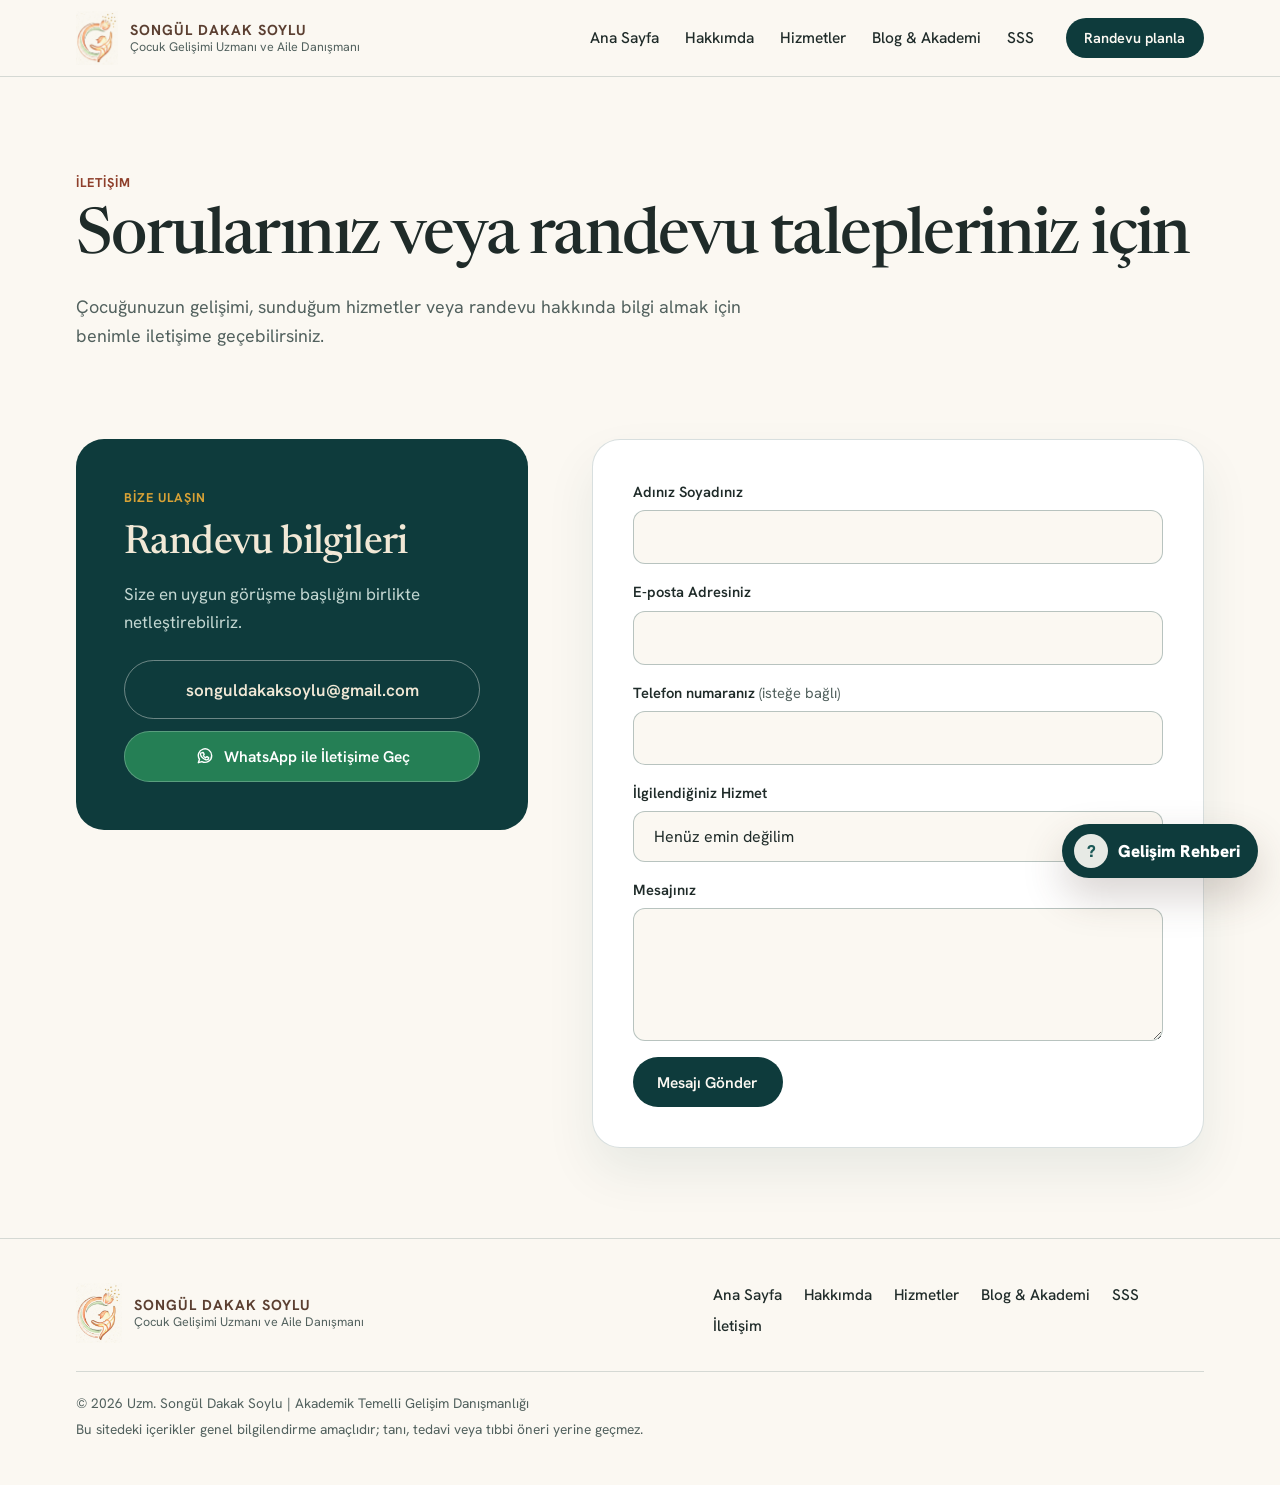
<file: iletisim.html>
<!DOCTYPE html>
<html lang="tr">
<head>
  <meta charset="UTF-8">
  <meta name="viewport" content="width=device-width, initial-scale=1.0">
  <meta name="description" content="Çocuk gelişimi değerlendirmesi, aile ve çift danışmanlığı ve test uygulamaları hakkında bilgi almak için iletişim formunu doldurun.">
  <title>İletişim | Songül Dakak Soylu</title>
  <link rel="canonical" href="https://songuldakaksoylu.com/iletisim">
  <meta property="og:type" content="website">
  <meta property="og:locale" content="tr_TR">
  <meta property="og:site_name" content="Songül Dakak Soylu">
  <meta property="og:title" content="İletişim | Songül Dakak Soylu">
  <meta property="og:description" content="Çocuk gelişimi değerlendirmesi, aile ve çift danışmanlığı ve test uygulamaları hakkında bilgi almak için iletişim formunu doldurun.">
  <meta property="og:url" content="https://songuldakaksoylu.com/iletisim">
  <meta property="og:image" content="https://songuldakaksoylu.com/assets/images/share/site-default.jpg">
  <meta property="og:image:width" content="1200">
  <meta property="og:image:height" content="630">
  <meta property="og:image:alt" content="Songül Dakak Soylu, Çocuk Gelişimi Uzmanı ve Aile Danışmanı">
  <meta name="twitter:card" content="summary_large_image">
  <meta name="twitter:title" content="İletişim | Songül Dakak Soylu">
  <meta name="twitter:description" content="Çocuk gelişimi değerlendirmesi, aile ve çift danışmanlığı ve test uygulamaları hakkında bilgi almak için iletişim formunu doldurun.">
  <meta name="twitter:image" content="https://songuldakaksoylu.com/assets/images/share/site-default.jpg">
  <link rel="preconnect" href="https://fonts.googleapis.com">
  <link rel="preconnect" href="https://fonts.gstatic.com" crossorigin>
  <link href="https://fonts.googleapis.com/css2?family=Newsreader:ital,opsz,wght@0,6..72,400;0,6..72,500;0,6..72,600;1,6..72,400&family=Hanken+Grotesk:wght@400;500;600;700&display=swap" rel="stylesheet">
  <link rel="stylesheet" href="assets/css/site.css?v=6">
</head>
<body>
  <a class="skip-link" href="#main">Ana içeriğe geç</a>
  <header class="site-header" data-header>
    <div class="wrap bar">
      <a class="brand" href="/" aria-label="Songül Dakak Soylu, ana sayfa">
        <img class="brand-mark" src="assets/images/web/logo-isaret.jpg" alt="Songül Dakak Soylu logosu" width="240" height="240">
        <span class="brand-text"><strong>SONGÜL DAKAK SOYLU</strong><span>Çocuk Gelişimi Uzmanı ve Aile Danışmanı</span></span>
      </a>
      <nav class="nav" id="nav" data-nav aria-label="Ana menü">
        <a href="/">Ana Sayfa</a>
        <a href="/hakkimda">Hakkımda</a>
        <a href="/hizmetler">Hizmetler</a>
        <a href="/blog">Blog &amp; Akademi</a>
        <a href="/sss">SSS</a>
        <a class="btn btn-primary nav-cta" href="/iletisim" aria-current="page">Randevu planla</a>
      </nav>
      <a class="btn btn-primary btn-sm head-cta" href="/iletisim">Randevu planla</a>
      <button class="menu-btn" type="button" data-menu-toggle aria-expanded="false" aria-controls="nav" aria-label="Menüyü aç">
        <svg width="22" height="22" viewBox="0 0 22 22" fill="none" stroke="currentColor" stroke-width="1.8" stroke-linecap="round" aria-hidden="true"><path d="M3 6h16M3 11h16M3 16h16"/></svg>
      </button>
    </div>
  </header>

  <main class="page-main" id="main" tabindex="-1">
    <section class="page-hero">
      <div class="page-hero-inner reveal">
        <p class="eyebrow">İletişim</p>
        <h1>Sorularınız veya randevu talepleriniz için</h1>
        <p>Çocuğunuzun gelişimi, sunduğum hizmetler veya randevu hakkında bilgi almak için benimle iletişime geçebilirsiniz.</p>
      </div>
    </section>

    <section class="contact section">
      <div class="contact-shell reveal">
        <div class="contact-info">
          <p class="eyebrow">Bize Ulaşın</p>
          <h2>Randevu bilgileri</h2>
          <p>Size en uygun görüşme başlığını birlikte netleştirebiliriz.</p>
          <div class="contact-links">
            <a href="mailto:songuldakaksoylu@gmail.com">songuldakaksoylu@gmail.com</a>
          </div>
        </div>
        <form class="contact-form" id="contact-form" action="https://formspree.io/f/mwvzeldj" method="POST">
          <input type="hidden" name="_subject" value="Web sitesi iletişim formu">
          <p class="hp" aria-hidden="true"><label>Bu alanı boş bırakın <input type="text" name="_gotcha" tabindex="-1" autocomplete="off"></label></p>
          <label><span>Adınız Soyadınız</span><input type="text" name="name" autocomplete="name" required></label>
          <label><span>E-posta Adresiniz</span><input type="email" name="email" autocomplete="email" required></label>
          <label><span>Telefon numaranız <em>(isteğe bağlı)</em></span><input type="tel" name="phone" autocomplete="tel"></label>
          <label><span>İlgilendiğiniz Hizmet</span><select name="service"><option>Henüz emin değilim</option><option>Gelişimsel Değerlendirme</option><option>Ebeveyn Danışmanlığı</option><option>Aile ve Çift Danışmanlığı</option><option>Marmara İlkokula Hazır Oluş Ölçeği</option><option>COGENT / PREP Programları</option><option>PORTAGE Erken Eğitim Programı</option><option>MOXO Dikkat Testi Uygulaması</option></select></label>
          <label><span>Mesajınız</span><textarea name="message" rows="4" required></textarea></label>
          <button class="button primary" type="submit">Mesajı Gönder</button>
          <p class="form-status" id="form-status" role="status" aria-live="polite" tabindex="-1"></p>
        </form>
      </div>
    </section>
  </main>

  <footer class="footer site-footer">
    <div class="wrap">
      <a class="brand" href="/" aria-label="Ana sayfa">
        <img class="brand-mark" src="assets/images/web/logo-isaret.jpg" alt="" width="240" height="240">
        <span class="brand-text"><strong>SONGÜL DAKAK SOYLU</strong><span>Çocuk Gelişimi Uzmanı ve Aile Danışmanı</span></span>
      </a>
      <nav aria-label="Alt menü"><a href="/">Ana Sayfa</a><a href="/hakkimda">Hakkımda</a><a href="/hizmetler">Hizmetler</a><a href="/blog">Blog &amp; Akademi</a><a href="/sss">SSS</a><a href="/iletisim">İletişim</a></nav>
      <div class="legal">
        <span>© 2026 Uzm. Songül Dakak Soylu | Akademik Temelli Gelişim Danışmanlığı</span>
        <span>Bu sitedeki içerikler genel bilgilendirme amaçlıdır; tanı, tedavi veya tıbbi öneri yerine geçmez.</span>
      </div>
    </div>
  </footer>
  <script src="assets/js/chatbot.js"></script>
  <script src="assets/js/main.js"></script>
  <script src="assets/js/site.js" defer></script>
</body>
</html>
</file>
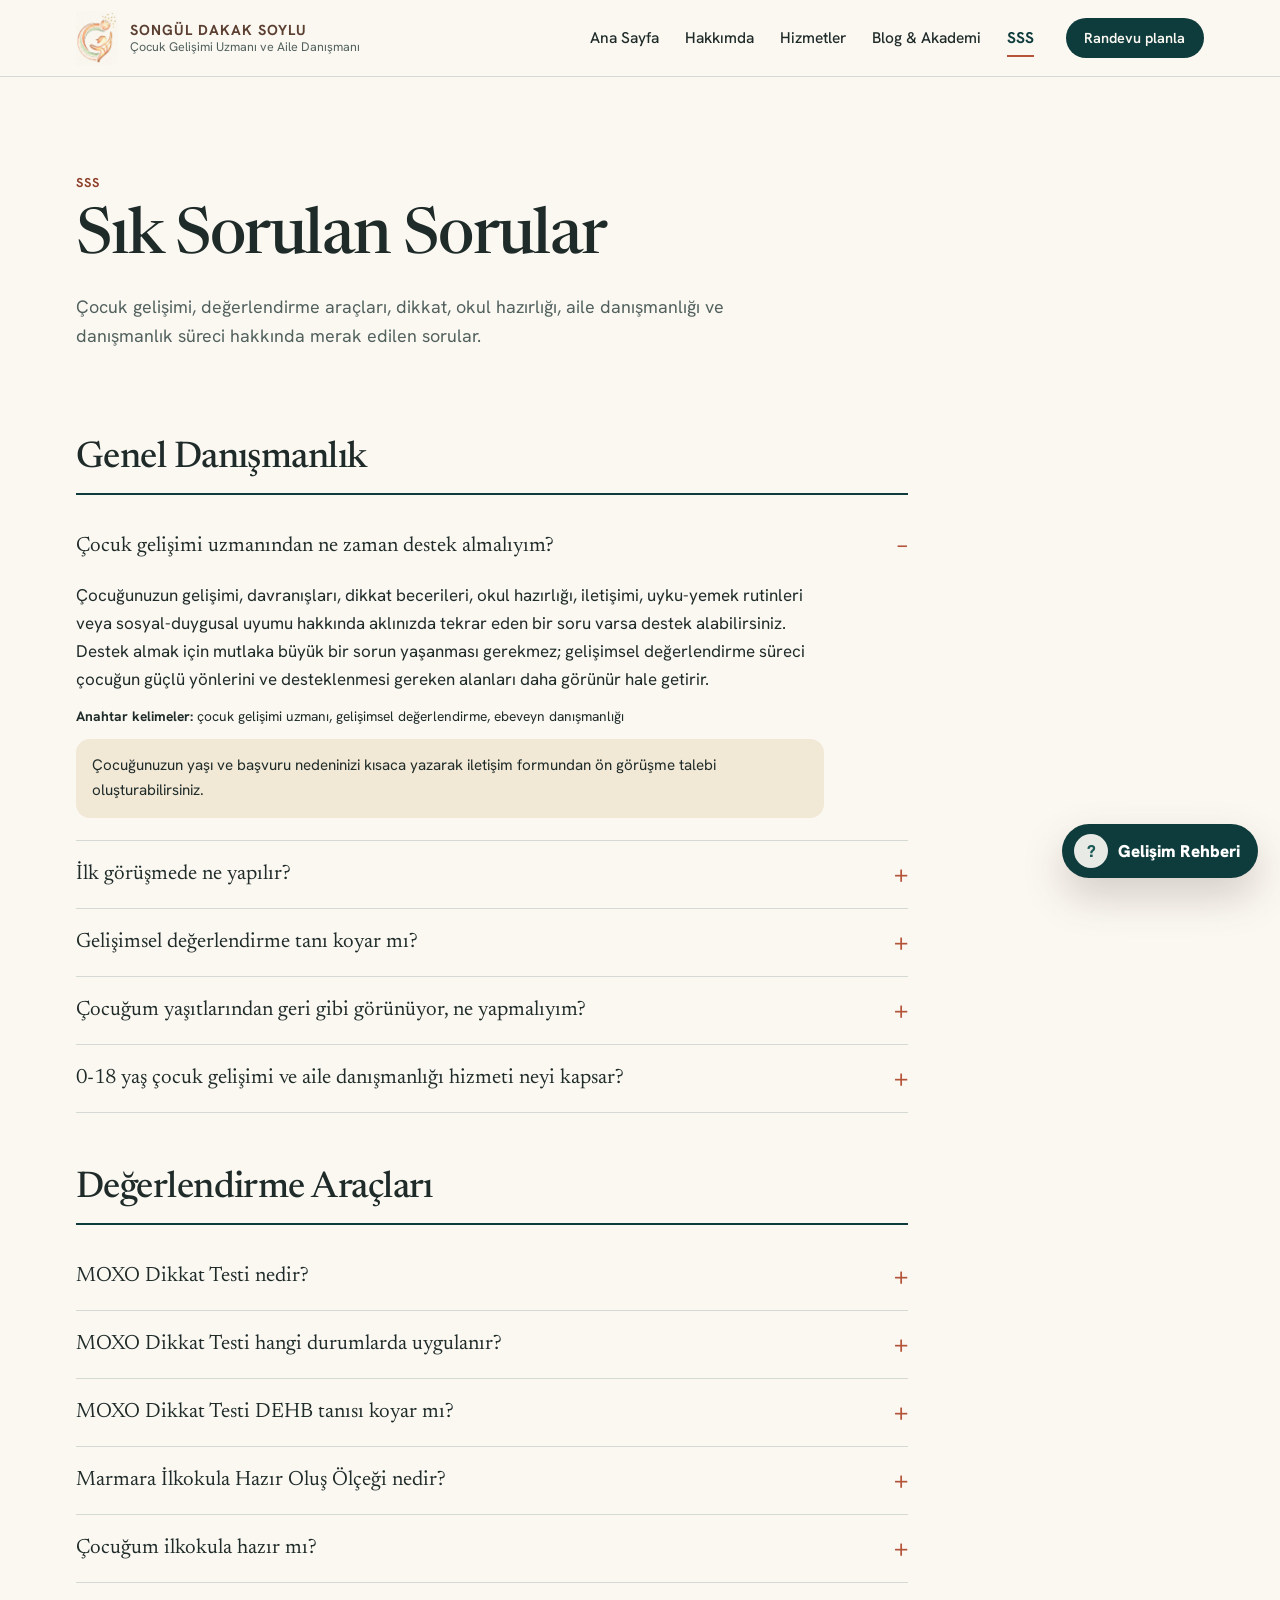
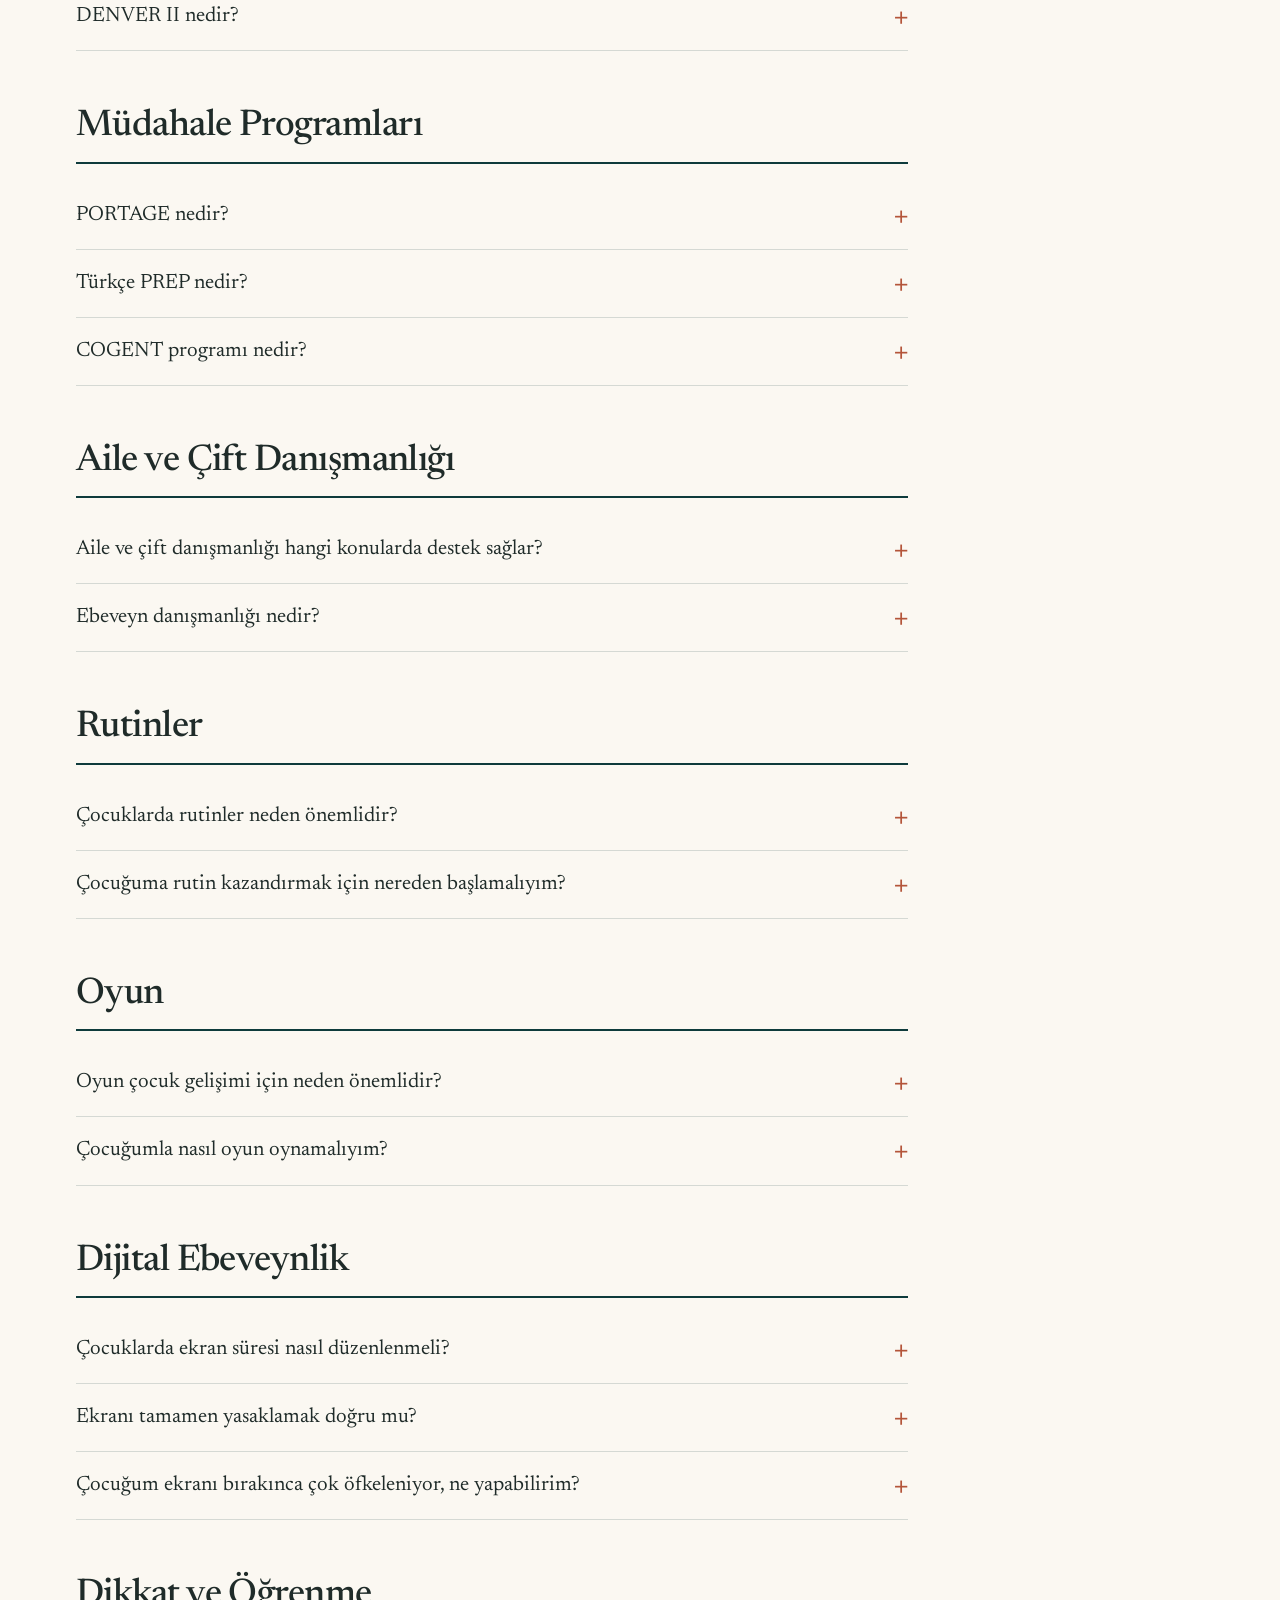
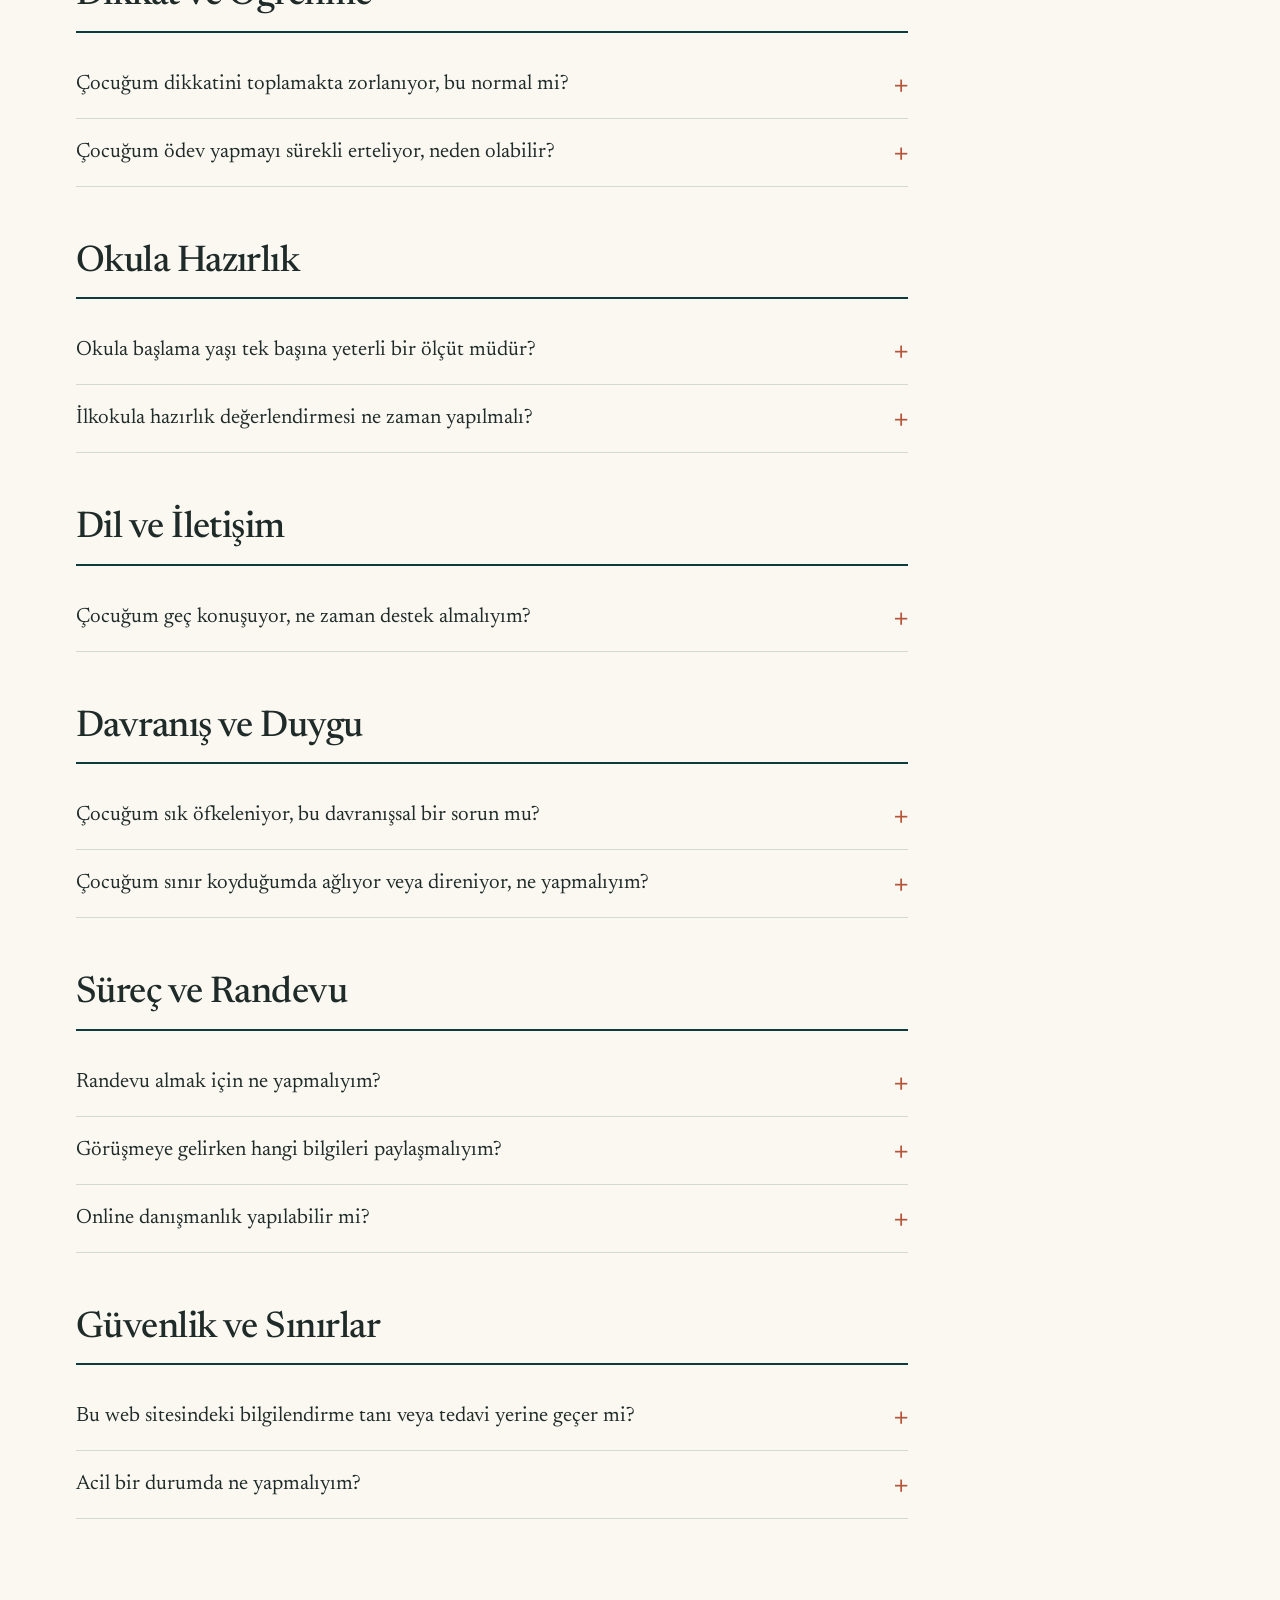
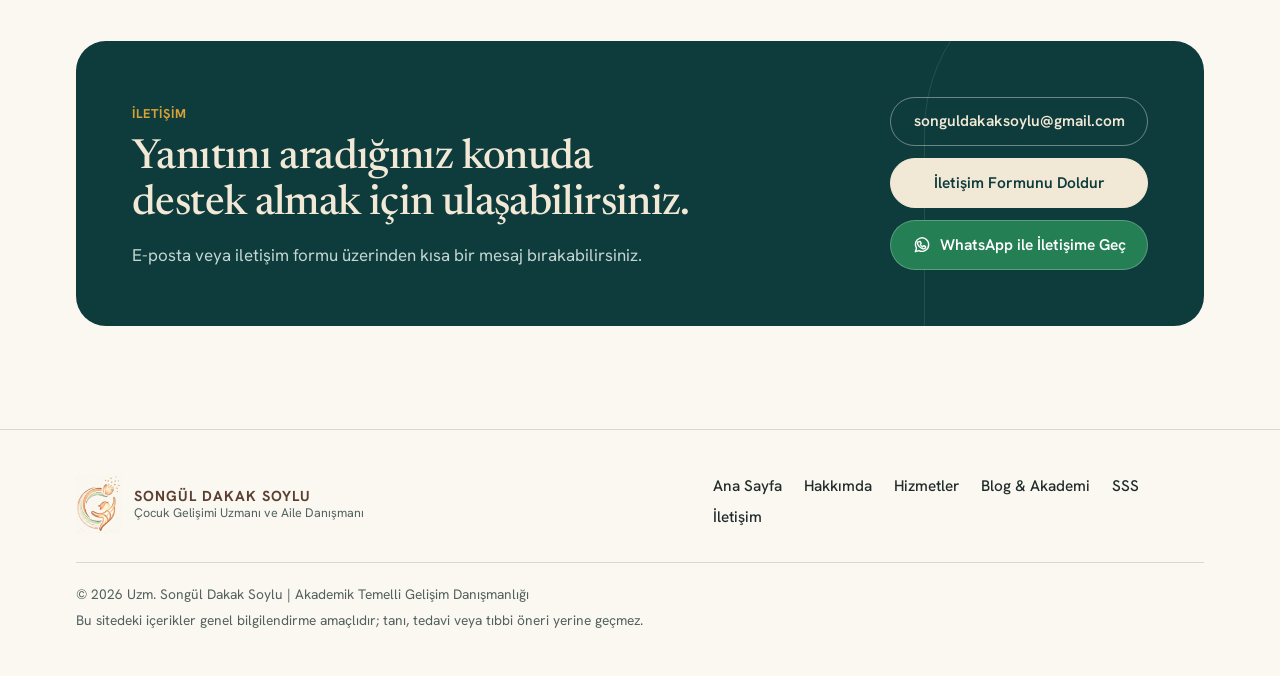
<file: sss.html>
<!DOCTYPE html>
<html lang="tr">
<head>
  <meta charset="UTF-8">
  <meta name="viewport" content="width=device-width, initial-scale=1.0">
  <meta name="description" content="Çocuk gelişimi, gelişimsel değerlendirme, MOXO Dikkat Testi, Marmara İlkokula Hazır Oluş Ölçeği, aile danışmanlığı, rutinler, oyun ve ekran kullanımı hakkında sık sorulan sorular.">
  <title>Sık Sorulan Sorular | Çocuk Gelişimi ve Aile Danışmanlığı</title>
  <link rel="canonical" href="https://songuldakaksoylu.com/sss">
  <meta property="og:type" content="website">
  <meta property="og:locale" content="tr_TR">
  <meta property="og:site_name" content="Songül Dakak Soylu">
  <meta property="og:title" content="Sık Sorulan Sorular | Çocuk Gelişimi ve Aile Danışmanlığı">
  <meta property="og:description" content="Çocuk gelişimi, gelişimsel değerlendirme, MOXO Dikkat Testi, Marmara İlkokula Hazır Oluş Ölçeği, aile danışmanlığı, rutinler, oyun ve ekran kullanımı hakkında sık sorulan sorular.">
  <meta property="og:url" content="https://songuldakaksoylu.com/sss">
  <meta property="og:image" content="https://songuldakaksoylu.com/assets/images/share/site-default.jpg">
  <meta property="og:image:width" content="1200">
  <meta property="og:image:height" content="630">
  <meta property="og:image:alt" content="Songül Dakak Soylu, Çocuk Gelişimi Uzmanı ve Aile Danışmanı">
  <meta name="twitter:card" content="summary_large_image">
  <meta name="twitter:title" content="Sık Sorulan Sorular | Çocuk Gelişimi ve Aile Danışmanlığı">
  <meta name="twitter:description" content="Çocuk gelişimi, gelişimsel değerlendirme, MOXO Dikkat Testi, Marmara İlkokula Hazır Oluş Ölçeği, aile danışmanlığı, rutinler, oyun ve ekran kullanımı hakkında sık sorulan sorular.">
  <meta name="twitter:image" content="https://songuldakaksoylu.com/assets/images/share/site-default.jpg">
  <link rel="preconnect" href="https://fonts.googleapis.com">
  <link rel="preconnect" href="https://fonts.gstatic.com" crossorigin>
  <link href="https://fonts.googleapis.com/css2?family=Newsreader:ital,opsz,wght@0,6..72,400;0,6..72,500;0,6..72,600;1,6..72,400&family=Hanken+Grotesk:wght@400;500;600;700&display=swap" rel="stylesheet">
  <link rel="stylesheet" href="assets/css/site.css?v=6">
  <script type="application/ld+json">{"@context":"https://schema.org","@type":"FAQPage","mainEntity":[{"@type":"Question","name":"Çocuk gelişimi uzmanından ne zaman destek almalıyım?","acceptedAnswer":{"@type":"Answer","text":"Çocuğunuzun gelişimi, davranışları, dikkat becerileri, okul hazırlığı, iletişimi, uyku-yemek rutinleri veya sosyal-duygusal uyumu hakkında aklınızda tekrar eden bir soru varsa destek alabilirsiniz. Destek almak için mutlaka büyük bir sorun yaşanması gerekmez; gelişimsel değerlendirme süreci çocuğun güçlü yönlerini ve desteklenmesi gereken alanları daha görünür hale getirir."}},{"@type":"Question","name":"İlk görüşmede ne yapılır?","acceptedAnswer":{"@type":"Answer","text":"İlk görüşmede aileden çocuğun gelişimsel öyküsü, günlük rutinleri, okul/ev ortamındaki gözlemler ve başvuru nedeni hakkında bilgi alınır. Amaç, çocuğu tek bir davranış üzerinden değerlendirmek değil; gelişimsel, ailesel ve çevresel bağlamı birlikte anlamaktır."}},{"@type":"Question","name":"Gelişimsel değerlendirme tanı koyar mı?","acceptedAnswer":{"@type":"Answer","text":"Gelişimsel değerlendirme çocuğun gelişim alanları hakkında bilimsel ve yapılandırılmış bilgi sunar; ancak tıbbi tanı koyma süreci değildir. Tanı gerektiren durumlarda çocuk psikiyatrisi, çocuk nörolojisi veya ilgili sağlık uzmanlarına yönlendirme yapılabilir."}},{"@type":"Question","name":"Çocuğum yaşıtlarından geri gibi görünüyor, ne yapmalıyım?","acceptedAnswer":{"@type":"Answer","text":"Her çocuğun gelişim hızı farklıdır; ancak dil, motor, sosyal iletişim, öz bakım veya oyun becerilerinde belirgin gecikme gözleniyorsa gelişimsel değerlendirme yararlı olabilir. Özellikle daha önce yapabildiği bir beceriyi kaybetme, göz teması/iletişimde belirgin azalma veya yoğun davranışsal zorlanmalar varsa gecikmeden uzman görüşü alınmalıdır."}},{"@type":"Question","name":"0-18 yaş çocuk gelişimi ve aile danışmanlığı hizmeti neyi kapsar?","acceptedAnswer":{"@type":"Answer","text":"Bu kapsam; çocuk ve ergenlerin gelişimsel ihtiyaçlarını, aile içi iletişimi, ebeveynlik tutumlarını, rutinleri, okul hazırlığını, dikkat ve öğrenme süreçlerini bütüncül şekilde ele alır. Süreç, çocuğun yaşına ve ailenin ihtiyacına göre değerlendirme, danışmanlık ve yönlendirme adımlarıyla ilerler."}},{"@type":"Question","name":"MOXO Dikkat Testi nedir?","acceptedAnswer":{"@type":"Answer","text":"MOXO Dikkat Testi, çocuklarda dikkat, zamanlama, dürtüsellik ve hiperaktivite performansını bilgisayar tabanlı görevlerle değerlendirmeye yardımcı olan bir testtir. Görsel ve işitsel çeldiriciler içermesi, günlük yaşamdaki dikkat dağıtıcı uyaranlara benzer bir değerlendirme ortamı sunar."}},{"@type":"Question","name":"MOXO Dikkat Testi hangi durumlarda uygulanır?","acceptedAnswer":{"@type":"Answer","text":"Dikkatini sürdürmekte zorlanma, çabuk sıkılma, yönergeleri kaçırma, aceleci tepki verme, zamanı verimli kullanamama veya hareketliliğin öğrenmeyi etkilemesi gibi durumlarda MOXO değerlendirmesi düşünülebilir. Test, dikkat profilini daha somut verilerle anlamaya yardımcı olur."}},{"@type":"Question","name":"MOXO Dikkat Testi DEHB tanısı koyar mı?","acceptedAnswer":{"@type":"Answer","text":"Hayır. MOXO Dikkat Testi dikkat, zamanlama, dürtüsellik ve hiperaktivite performansı hakkında objektif veri sağlar; ancak DEHB tanısı koymaz. Tanı, klinik değerlendirme ve ilgili uzman görüşü gerektirir."}},{"@type":"Question","name":"Marmara İlkokula Hazır Oluş Ölçeği nedir?","acceptedAnswer":{"@type":"Answer","text":"Marmara İlkokula Hazır Oluş Ölçeği, çocukların ilkokula geçiş sürecindeki gelişimsel hazır oluş düzeylerini değerlendirmeye yardımcı olan kapsamlı bir ölçme aracıdır. Dikkat, dil, görsel algı, ince motor beceriler, sosyal-duygusal uyum ve temel akademik ön beceriler gibi alanları birlikte ele alır."}},{"@type":"Question","name":"Çocuğum ilkokula hazır mı?","acceptedAnswer":{"@type":"Answer","text":"İlkokula hazır oluş yalnızca yaşla ilgili değildir. Dikkat süresi, yönerge takibi, dil gelişimi, ince motor beceriler, sosyal-duygusal uyum, öz bakım ve temel akademik ön beceriler birlikte değerlendirilmelidir. Bu nedenle okul öncesi dönemde yapılandırılmış bir hazır oluş değerlendirmesi aileye yol gösterir."}},{"@type":"Question","name":"DENVER II nedir?","acceptedAnswer":{"@type":"Answer","text":"DENVER II, 0-6 yaş çocukların kişisel-sosyal, ince motor, dil ve kaba motor gelişim alanlarını taramaya yardımcı olan gelişimsel değerlendirme aracıdır. Çocuğun gelişimsel izleminde destekleyici bilgi sağlar."}},{"@type":"Question","name":"PORTAGE nedir?","acceptedAnswer":{"@type":"Answer","text":"PORTAGE, çocuğun gelişim alanlarını desteklemek için aileyle birlikte yapılandırılmış hedefler oluşturmaya yardımcı olan erken eğitim ve müdahale programıdır. Ev ortamına taşınabilecek küçük, uygulanabilir hedeflerle ilerler."}},{"@type":"Question","name":"Türkçe PREP nedir?","acceptedAnswer":{"@type":"Answer","text":"Türkçe PREP, okuma ve öğrenme süreçlerini desteklemek amacıyla dikkat, planlama ve bilgi işleme becerilerini geliştirmeye yönelik bilişsel müdahale programıdır. Özellikle öğrenme süreçlerinde zorlanan çocuklara yapılandırılmış destek sunar."}},{"@type":"Question","name":"COGENT programı nedir?","acceptedAnswer":{"@type":"Answer","text":"COGENT, okul öncesi dönemde çocukların bilişsel gelişimini, kavram becerilerini ve okula hazırlık süreçlerini destekleyen yapılandırılmış bir programdır. Çocuğun dikkat, planlama ve temel kavram becerilerine katkı sağlamayı hedefler."}},{"@type":"Question","name":"Aile ve çift danışmanlığı hangi konularda destek sağlar?","acceptedAnswer":{"@type":"Answer","text":"Aile ve çift danışmanlığı; çift ilişkileri, aile içi iletişim, bireylerin ihtiyaçları, karşılıklı beklentiler, sınırlar ve ortak yaşam düzeni gibi konuları ele alır. Amaç, tarafların birbirini daha iyi anlaması ve farklılıklarını gözeterek ortak bir yol geliştirebilmesidir."}},{"@type":"Question","name":"Ebeveyn danışmanlığı nedir?","acceptedAnswer":{"@type":"Answer","text":"Ebeveyn danışmanlığı, çocuğun davranışlarını yalnızca problem olarak görmek yerine gelişimsel ihtiyaçları, aile dinamikleri ve günlük rutinler içinde anlamaya odaklanır. Ebeveynlere sınır koyma, duygu düzenleme, iletişim ve rutin oluşturma konularında uygulanabilir öneriler sunar."}},{"@type":"Question","name":"Çocuklarda rutinler neden önemlidir?","acceptedAnswer":{"@type":"Answer","text":"Rutinler çocuklara öngörülebilirlik, güven ve düzen duygusu sağlar. Uyku, yemek, oyun, ödev ve ekran kullanımı gibi alanlarda tutarlı rutinler; duygu düzenleme, özdenetim ve sorumluluk becerilerini destekleyebilir."}},{"@type":"Question","name":"Çocuğuma rutin kazandırmak için nereden başlamalıyım?","acceptedAnswer":{"@type":"Answer","text":"Başlamak için tek bir alan seçmek en uygunudur: uyku, sabah hazırlığı, ödev saati veya ekran kullanımı gibi. Küçük, net ve tekrar edilebilir adımlar belirlemek; görsel hatırlatıcılar ve tutarlı ebeveyn yaklaşımıyla süreci desteklemek önemlidir."}},{"@type":"Question","name":"Oyun çocuk gelişimi için neden önemlidir?","acceptedAnswer":{"@type":"Answer","text":"Oyun, çocuğun öğrenme, keşfetme, iletişim kurma, problem çözme ve duygu düzenleme becerilerini destekleyen temel gelişim alanlarından biridir. Çocuk oyun yoluyla hem dünyayı anlamlandırır hem de sosyal ilişkileri deneyimler."}},{"@type":"Question","name":"Çocuğumla nasıl oyun oynamalıyım?","acceptedAnswer":{"@type":"Answer","text":"Çocuğun yaşına ve ilgisine uygun, yönlendirici olmayan ve karşılıklı etkileşime dayalı oyunlar tercih edilebilir. Bazen çocuğun liderliğini takip etmek, onun kurduğu oyuna katılmak ve süreci yargılamadan gözlemlemek gelişimsel açıdan çok değerlidir."}},{"@type":"Question","name":"Çocuklarda ekran süresi nasıl düzenlenmeli?","acceptedAnswer":{"@type":"Answer","text":"Ekran süresini yalnızca dakika üzerinden değil; içeriğin niteliği, çocuğun yaşı, ekranın uykuyu/oyunu/hareketi/iletişimi ne kadar etkilediği ve aile içi kurallar açısından değerlendirmek gerekir. Ekran kurallarının açık, tutarlı ve aile yaşamına uygun olması önemlidir."}},{"@type":"Question","name":"Ekranı tamamen yasaklamak doğru mu?","acceptedAnswer":{"@type":"Answer","text":"Her aile ve çocuk için tek bir doğru yoktur. Önemli olan yaşa uygun içerik, süre sınırı, ekranın temel gelişimsel ihtiyaçların önüne geçmemesi ve ebeveynin rehberlik etmesidir. Yasak yerine açık kurallar, birlikte izleme/konuşma ve ekran dışı alternatifler daha sürdürülebilir olabilir."}},{"@type":"Question","name":"Çocuğum ekranı bırakınca çok öfkeleniyor, ne yapabilirim?","acceptedAnswer":{"@type":"Answer","text":"Ekrandan ayrılma güçlüğü sık görülebilir. Geçişleri kolaylaştırmak için önceden haber verme, görsel zamanlayıcı kullanma, ekran sonrası net bir rutin belirleme ve tutarlı sınır koyma işe yarayabilir. Yoğun öfke nöbetleri sıklaşıyorsa çocuğun duygu düzenleme becerileri ayrıca değerlendirilmelidir."}},{"@type":"Question","name":"Çocuğum dikkatini toplamakta zorlanıyor, bu normal mi?","acceptedAnswer":{"@type":"Answer","text":"Dikkat süresi yaşa, ilgi alanına, uyku düzenine, ekran kullanımına, duygusal duruma ve öğrenme ortamına göre değişebilir. Ancak dikkat güçlüğü okul, ev ve sosyal yaşamda belirgin sorunlara yol açıyorsa değerlendirme yapılması yararlı olur."}},{"@type":"Question","name":"Çocuğum ödev yapmayı sürekli erteliyor, neden olabilir?","acceptedAnswer":{"@type":"Answer","text":"Erteleme davranışı yalnızca isteksizlik olmayabilir; dikkat sürdürme, planlama, zaman yönetimi, kaygı, zorlanılan akademik beceriler veya rutin eksikliğiyle ilişkili olabilir. Çocuğun hangi aşamada zorlandığını anlamak destek planı için önemlidir."}},{"@type":"Question","name":"Okula başlama yaşı tek başına yeterli bir ölçüt müdür?","acceptedAnswer":{"@type":"Answer","text":"Hayır. Yaş önemli bir göstergedir ancak tek başına yeterli değildir. Çocuğun dikkat, dil, ince motor, sosyal-duygusal uyum, öz bakım ve yönerge takibi gibi becerileri de ilkokula geçiş sürecinde dikkate alınmalıdır."}},{"@type":"Question","name":"İlkokula hazırlık değerlendirmesi ne zaman yapılmalı?","acceptedAnswer":{"@type":"Answer","text":"Genellikle okul öncesi son dönemde, aile veya öğretmen çocuğun okula hazır oluşu konusunda soru işaretleri yaşıyorsa değerlendirme yapılabilir. Değerlendirme, çocuğun güçlü yönlerini ve desteklenmesi gereken alanları önceden görmeyi sağlar."}},{"@type":"Question","name":"Çocuğum geç konuşuyor, ne zaman destek almalıyım?","acceptedAnswer":{"@type":"Answer","text":"Konuşma gelişimi çocuklar arasında değişebilir; ancak çocuğun yaşına göre kelime, cümle kurma, yönerge anlama, ortak dikkat ve iletişim başlatma becerilerinde belirgin gecikme varsa uzman görüşü alınmalıdır. İşitme, gelişimsel ve çevresel faktörler birlikte değerlendirilmelidir."}},{"@type":"Question","name":"Çocuğum sık öfkeleniyor, bu davranışsal bir sorun mu?","acceptedAnswer":{"@type":"Answer","text":"Öfke, çocuklukta normal bir duygudur; ancak öfkenin sıklığı, şiddeti, süresi ve günlük yaşamı ne kadar etkilediği önemlidir. Duyguları ifade etme, sınırlarla baş etme, geçişler ve rutinler bu süreçte değerlendirilmelidir."}},{"@type":"Question","name":"Çocuğum sınır koyduğumda ağlıyor veya direniyor, ne yapmalıyım?","acceptedAnswer":{"@type":"Answer","text":"Sınır koymak çocuğun her zaman hemen kabul edeceği bir durum değildir. Önemli olan sınırın açık, tutarlı, yaşa uygun ve destekleyici bir dille ifade edilmesidir. Çocuğun duygusunu kabul etmek, ancak sınırı korumak güvenli ebeveynlik yaklaşımının parçasıdır."}},{"@type":"Question","name":"Randevu almak için ne yapmalıyım?","acceptedAnswer":{"@type":"Answer","text":"İletişim sayfasındaki formu doldurarak başvuru nedeninizi, çocuğunuzun yaşını ve almak istediğiniz hizmeti kısaca paylaşabilirsiniz. Size uygun değerlendirme veya danışmanlık süreci bu bilgiler doğrultusunda planlanır."}},{"@type":"Question","name":"Görüşmeye gelirken hangi bilgileri paylaşmalıyım?","acceptedAnswer":{"@type":"Answer","text":"Çocuğun yaşı, gelişimsel öyküsü, okul/öğretmen gözlemleri, başvuru nedeni, varsa önceki değerlendirme raporları ve aile olarak en çok zorlandığınız alanlar görüşme için yol gösterici olur."}},{"@type":"Question","name":"Online danışmanlık yapılabilir mi?","acceptedAnswer":{"@type":"Answer","text":"Bazı ebeveyn danışmanlığı ile aile ve çift danışmanlığı görüşmeleri online yürütülebilir. Ancak test uygulamaları ve gelişimsel değerlendirmelerin bir bölümü yüz yüze uygulama gerektirebilir. Uygun format, başvuru nedenine göre belirlenir."}},{"@type":"Question","name":"Bu web sitesindeki bilgilendirme tanı veya tedavi yerine geçer mi?","acceptedAnswer":{"@type":"Answer","text":"Hayır. Web sitesindeki ve bilgilendirme asistanındaki içerikler genel bilgilendirme amaçlıdır; tanı, tedavi veya tıbbi öneri yerine geçmez. Çocuğunuzla ilgili özel bir kaygınız varsa uzman görüşmesi planlamanız önerilir."}},{"@type":"Question","name":"Acil bir durumda ne yapmalıyım?","acceptedAnswer":{"@type":"Answer","text":"Çocuğun kendine veya başkasına zarar verme riski, istismar/ihmal şüphesi, ağır kriz, bilinç değişikliği veya tıbbi acil durum varsa web sitesi üzerinden yanıt beklemek yerine en yakın acil sağlık birimine veya ilgili resmi destek hattına başvurulmalıdır."}}]}</script>
</head>
<body>
  <a class="skip-link" href="#main">Ana içeriğe geç</a>
  <header class="site-header" data-header>
    <div class="wrap bar">
      <a class="brand" href="/" aria-label="Songül Dakak Soylu, ana sayfa">
        <img class="brand-mark" src="assets/images/web/logo-isaret.jpg" alt="Songül Dakak Soylu logosu" width="240" height="240">
        <span class="brand-text"><strong>SONGÜL DAKAK SOYLU</strong><span>Çocuk Gelişimi Uzmanı ve Aile Danışmanı</span></span>
      </a>
      <nav class="nav" id="nav" data-nav aria-label="Ana menü">
        <a href="/">Ana Sayfa</a>
        <a href="/hakkimda">Hakkımda</a>
        <a href="/hizmetler">Hizmetler</a>
        <a href="/blog">Blog &amp; Akademi</a>
        <a href="/sss" aria-current="page">SSS</a>
        <a class="btn btn-primary nav-cta" href="/iletisim">Randevu planla</a>
      </nav>
      <a class="btn btn-primary btn-sm head-cta" href="/iletisim">Randevu planla</a>
      <button class="menu-btn" type="button" data-menu-toggle aria-expanded="false" aria-controls="nav" aria-label="Menüyü aç">
        <svg width="22" height="22" viewBox="0 0 22 22" fill="none" stroke="currentColor" stroke-width="1.8" stroke-linecap="round" aria-hidden="true"><path d="M3 6h16M3 11h16M3 16h16"/></svg>
      </button>
    </div>
  </header>

  <main class="page-main" id="main" tabindex="-1">
    <section class="page-hero faq-hero">
      <div class="page-hero-inner reveal">
        <p class="eyebrow">SSS</p>
        <h1>Sık Sorulan Sorular</h1>
        <p>Çocuk gelişimi, değerlendirme araçları, dikkat, okul hazırlığı, aile danışmanlığı ve danışmanlık süreci hakkında merak edilen sorular.</p>
      </div>
    </section>

    <section class="faq-section section">
      <div class="faq-shell">

        <section class="faq-category reveal" aria-labelledby="faq-cat-1">
          <h2 id="faq-cat-1">Genel Danışmanlık</h2>
          <div class="faq-list">
            <details class="faq-item" open>
              <summary><span>Çocuk gelişimi uzmanından ne zaman destek almalıyım?</span></summary>
              <div class="faq-answer">
                <p>Çocuğunuzun gelişimi, davranışları, dikkat becerileri, okul hazırlığı, iletişimi, uyku-yemek rutinleri veya sosyal-duygusal uyumu hakkında aklınızda tekrar eden bir soru varsa destek alabilirsiniz. Destek almak için mutlaka büyük bir sorun yaşanması gerekmez; gelişimsel değerlendirme süreci çocuğun güçlü yönlerini ve desteklenmesi gereken alanları daha görünür hale getirir.</p>
                <p class="faq-keywords"><span>Anahtar kelimeler:</span> çocuk gelişimi uzmanı, gelişimsel değerlendirme, ebeveyn danışmanlığı</p>
                <p class="faq-cta">Çocuğunuzun yaşı ve başvuru nedeninizi kısaca yazarak iletişim formundan ön görüşme talebi oluşturabilirsiniz.</p>
              </div>
            </details>
            <details class="faq-item">
              <summary><span>İlk görüşmede ne yapılır?</span></summary>
              <div class="faq-answer">
                <p>İlk görüşmede aileden çocuğun gelişimsel öyküsü, günlük rutinleri, okul/ev ortamındaki gözlemler ve başvuru nedeni hakkında bilgi alınır. Amaç, çocuğu tek bir davranış üzerinden değerlendirmek değil; gelişimsel, ailesel ve çevresel bağlamı birlikte anlamaktır.</p>
                <p class="faq-keywords"><span>Anahtar kelimeler:</span> ilk görüşme, çocuk gelişimi görüşmesi, danışmanlık süreci</p>
                <p class="faq-cta">İlk görüşmeye gelirken varsa önceki değerlendirme raporlarını ve öğretmen gözlemlerini paylaşabilirsiniz.</p>
              </div>
            </details>
            <details class="faq-item">
              <summary><span>Gelişimsel değerlendirme tanı koyar mı?</span></summary>
              <div class="faq-answer">
                <p>Gelişimsel değerlendirme çocuğun gelişim alanları hakkında bilimsel ve yapılandırılmış bilgi sunar; ancak tıbbi tanı koyma süreci değildir. Tanı gerektiren durumlarda çocuk psikiyatrisi, çocuk nörolojisi veya ilgili sağlık uzmanlarına yönlendirme yapılabilir.</p>
                <p class="faq-keywords"><span>Anahtar kelimeler:</span> gelişimsel değerlendirme tanı koyar mı, çocuk gelişimi değerlendirmesi</p>
                <p class="faq-cta">Değerlendirme sonuçları, uygun destek planının oluşturulmasına yardımcı olur.</p>
              </div>
            </details>
            <details class="faq-item">
              <summary><span>Çocuğum yaşıtlarından geri gibi görünüyor, ne yapmalıyım?</span></summary>
              <div class="faq-answer">
                <p>Her çocuğun gelişim hızı farklıdır; ancak dil, motor, sosyal iletişim, öz bakım veya oyun becerilerinde belirgin gecikme gözleniyorsa gelişimsel değerlendirme yararlı olabilir. Özellikle daha önce yapabildiği bir beceriyi kaybetme, göz teması/iletişimde belirgin azalma veya yoğun davranışsal zorlanmalar varsa gecikmeden uzman görüşü alınmalıdır.</p>
                <p class="faq-keywords"><span>Anahtar kelimeler:</span> gelişimsel gecikme, çocuğum geç konuşuyor, çocuk gelişimi</p>
                <p class="faq-cta">Gözlemlerinizi not alarak bir değerlendirme randevusu planlayabilirsiniz.</p>
              </div>
            </details>
            <details class="faq-item">
              <summary><span>0-18 yaş çocuk gelişimi ve aile danışmanlığı hizmeti neyi kapsar?</span></summary>
              <div class="faq-answer">
                <p>Bu kapsam; çocuk ve ergenlerin gelişimsel ihtiyaçlarını, aile içi iletişimi, ebeveynlik tutumlarını, rutinleri, okul hazırlığını, dikkat ve öğrenme süreçlerini bütüncül şekilde ele alır. Süreç, çocuğun yaşına ve ailenin ihtiyacına göre değerlendirme, danışmanlık ve yönlendirme adımlarıyla ilerler.</p>
                <p class="faq-keywords"><span>Anahtar kelimeler:</span> 0-18 yaş çocuk gelişimi, aile danışmanlığı, ebeveyn danışmanlığı</p>
                <p class="faq-cta">Hangi hizmetin uygun olduğunu netleştirmek için iletişim formundan başvuru nedeninizi paylaşabilirsiniz.</p>
              </div>
            </details>
          </div>
        </section>

        <section class="faq-category reveal" aria-labelledby="faq-cat-2">
          <h2 id="faq-cat-2">Değerlendirme Araçları</h2>
          <div class="faq-list">
            <details class="faq-item">
              <summary><span>MOXO Dikkat Testi nedir?</span></summary>
              <div class="faq-answer">
                <p>MOXO Dikkat Testi, çocuklarda dikkat, zamanlama, dürtüsellik ve hiperaktivite performansını bilgisayar tabanlı görevlerle değerlendirmeye yardımcı olan bir testtir. Görsel ve işitsel çeldiriciler içermesi, günlük yaşamdaki dikkat dağıtıcı uyaranlara benzer bir değerlendirme ortamı sunar.</p>
                <p class="faq-keywords"><span>Anahtar kelimeler:</span> MOXO Dikkat Testi, dikkat testi, dürtüsellik, hiperaktivite</p>
                <p class="faq-cta">MOXO sonucu tek başına tanı değildir; uzman değerlendirmesi ve aile/öğretmen gözlemleriyle birlikte yorumlanmalıdır.</p>
              </div>
            </details>
            <details class="faq-item">
              <summary><span>MOXO Dikkat Testi hangi durumlarda uygulanır?</span></summary>
              <div class="faq-answer">
                <p>Dikkatini sürdürmekte zorlanma, çabuk sıkılma, yönergeleri kaçırma, aceleci tepki verme, zamanı verimli kullanamama veya hareketliliğin öğrenmeyi etkilemesi gibi durumlarda MOXO değerlendirmesi düşünülebilir. Test, dikkat profilini daha somut verilerle anlamaya yardımcı olur.</p>
                <p class="faq-keywords"><span>Anahtar kelimeler:</span> MOXO kimlere uygulanır, çocuklarda dikkat eksikliği testi</p>
                <p class="faq-cta">Test uygunluğu için çocuğun yaşı, okul durumu ve başvuru nedeninin ön görüşmede değerlendirilmesi önerilir.</p>
              </div>
            </details>
            <details class="faq-item">
              <summary><span>MOXO Dikkat Testi DEHB tanısı koyar mı?</span></summary>
              <div class="faq-answer">
                <p>Hayır. MOXO Dikkat Testi dikkat, zamanlama, dürtüsellik ve hiperaktivite performansı hakkında objektif veri sağlar; ancak DEHB tanısı koymaz. Tanı, klinik değerlendirme ve ilgili uzman görüşü gerektirir.</p>
                <p class="faq-keywords"><span>Anahtar kelimeler:</span> MOXO DEHB tanısı, DEHB testi, dikkat eksikliği</p>
                <p class="faq-cta">MOXO sonuçları gerektiğinde çocuk psikiyatrisi değerlendirmesine destekleyici bilgi olarak sunulabilir.</p>
              </div>
            </details>
            <details class="faq-item">
              <summary><span>Marmara İlkokula Hazır Oluş Ölçeği nedir?</span></summary>
              <div class="faq-answer">
                <p>Marmara İlkokula Hazır Oluş Ölçeği, çocukların ilkokula geçiş sürecindeki gelişimsel hazır oluş düzeylerini değerlendirmeye yardımcı olan kapsamlı bir ölçme aracıdır. Dikkat, dil, görsel algı, ince motor beceriler, sosyal-duygusal uyum ve temel akademik ön beceriler gibi alanları birlikte ele alır.</p>
                <p class="faq-keywords"><span>Anahtar kelimeler:</span> Marmara İlkokula Hazır Oluş Ölçeği, okula hazırlık testi, ilkokula hazır oluş</p>
                <p class="faq-cta">Okula başlama sürecinde çocuğun güçlü ve desteklenmesi gereken alanlarını görmek için kullanılabilir.</p>
              </div>
            </details>
            <details class="faq-item">
              <summary><span>Çocuğum ilkokula hazır mı?</span></summary>
              <div class="faq-answer">
                <p>İlkokula hazır oluş yalnızca yaşla ilgili değildir. Dikkat süresi, yönerge takibi, dil gelişimi, ince motor beceriler, sosyal-duygusal uyum, öz bakım ve temel akademik ön beceriler birlikte değerlendirilmelidir. Bu nedenle okul öncesi dönemde yapılandırılmış bir hazır oluş değerlendirmesi aileye yol gösterir.</p>
                <p class="faq-keywords"><span>Anahtar kelimeler:</span> çocuğum ilkokula hazır mı, okul olgunluğu, ilkokula hazırlık</p>
                <p class="faq-cta">Marmara İlkokula Hazır Oluş Ölçeği ile değerlendirme hakkında bilgi alabilirsiniz.</p>
              </div>
            </details>
            <details class="faq-item">
              <summary><span>DENVER II nedir?</span></summary>
              <div class="faq-answer">
                <p>DENVER II, 0-6 yaş çocukların kişisel-sosyal, ince motor, dil ve kaba motor gelişim alanlarını taramaya yardımcı olan gelişimsel değerlendirme aracıdır. Çocuğun gelişimsel izleminde destekleyici bilgi sağlar.</p>
                <p class="faq-keywords"><span>Anahtar kelimeler:</span> DENVER II, gelişimsel tarama, 0-6 yaş gelişim testi</p>
                <p class="faq-cta">DENVER II sonucu, çocuğun genel gelişimsel profilini anlamak için aile görüşmesi ve gözlemle birlikte değerlendirilir.</p>
              </div>
            </details>
          </div>
        </section>

        <section class="faq-category reveal" aria-labelledby="faq-cat-3">
          <h2 id="faq-cat-3">Müdahale Programları</h2>
          <div class="faq-list">
            <details class="faq-item">
              <summary><span>PORTAGE nedir?</span></summary>
              <div class="faq-answer">
                <p>PORTAGE, çocuğun gelişim alanlarını desteklemek için aileyle birlikte yapılandırılmış hedefler oluşturmaya yardımcı olan erken eğitim ve müdahale programıdır. Ev ortamına taşınabilecek küçük, uygulanabilir hedeflerle ilerler.</p>
                <p class="faq-keywords"><span>Anahtar kelimeler:</span> PORTAGE, erken müdahale, çocuk gelişimi programı</p>
                <p class="faq-cta">PORTAGE süreci çocuğun ihtiyaçlarına göre bireyselleştirilmiş hedeflerle planlanır.</p>
              </div>
            </details>
            <details class="faq-item">
              <summary><span>Türkçe PREP nedir?</span></summary>
              <div class="faq-answer">
                <p>Türkçe PREP, okuma ve öğrenme süreçlerini desteklemek amacıyla dikkat, planlama ve bilgi işleme becerilerini geliştirmeye yönelik bilişsel müdahale programıdır. Özellikle öğrenme süreçlerinde zorlanan çocuklara yapılandırılmış destek sunar.</p>
                <p class="faq-keywords"><span>Anahtar kelimeler:</span> Türkçe PREP, okuma güçlüğü, bilişsel müdahale</p>
                <p class="faq-cta">PREP uygunluğu çocuğun öğrenme profili ve değerlendirme sonuçlarına göre belirlenir.</p>
              </div>
            </details>
            <details class="faq-item">
              <summary><span>COGENT programı nedir?</span></summary>
              <div class="faq-answer">
                <p>COGENT, okul öncesi dönemde çocukların bilişsel gelişimini, kavram becerilerini ve okula hazırlık süreçlerini destekleyen yapılandırılmış bir programdır. Çocuğun dikkat, planlama ve temel kavram becerilerine katkı sağlamayı hedefler.</p>
                <p class="faq-keywords"><span>Anahtar kelimeler:</span> COGENT, okul öncesi bilişsel gelişim, okula hazırlık</p>
                <p class="faq-cta">COGENT, değerlendirme sonucuna göre çocuğun gelişimsel ihtiyacına uygun biçimde planlanır.</p>
              </div>
            </details>
          </div>
        </section>

        <section class="faq-category reveal" aria-labelledby="faq-cat-4">
          <h2 id="faq-cat-4">Aile ve Çift Danışmanlığı</h2>
          <div class="faq-list">
            <details class="faq-item">
              <summary><span>Aile ve çift danışmanlığı hangi konularda destek sağlar?</span></summary>
              <div class="faq-answer">
                <p>Aile ve çift danışmanlığı; çift ilişkileri, aile içi iletişim, bireylerin ihtiyaçları, karşılıklı beklentiler, sınırlar ve ortak yaşam düzeni gibi konuları ele alır. Amaç, tarafların birbirini daha iyi anlaması ve farklılıklarını gözeterek ortak bir yol geliştirebilmesidir.</p>
                <p class="faq-keywords"><span>Anahtar kelimeler:</span> aile ve çift danışmanlığı, ebeveyn danışmanlığı, aile içi iletişim</p>
                <p class="faq-cta">Aile danışmanlığı süreci hakkında bilgi almak için iletişim formunu kullanabilirsiniz.</p>
              </div>
            </details>
            <details class="faq-item">
              <summary><span>Ebeveyn danışmanlığı nedir?</span></summary>
              <div class="faq-answer">
                <p>Ebeveyn danışmanlığı, çocuğun davranışlarını yalnızca problem olarak görmek yerine gelişimsel ihtiyaçları, aile dinamikleri ve günlük rutinler içinde anlamaya odaklanır. Ebeveynlere sınır koyma, duygu düzenleme, iletişim ve rutin oluşturma konularında uygulanabilir öneriler sunar.</p>
                <p class="faq-keywords"><span>Anahtar kelimeler:</span> ebeveyn danışmanlığı, çocuk davranışları, sınır koyma</p>
                <p class="faq-cta">Başvuru nedeninizi kısa açıklayarak ebeveyn danışmanlığı için görüşme talep edebilirsiniz.</p>
              </div>
            </details>
          </div>
        </section>

        <section class="faq-category reveal" aria-labelledby="faq-cat-5">
          <h2 id="faq-cat-5">Rutinler</h2>
          <div class="faq-list">
            <details class="faq-item">
              <summary><span>Çocuklarda rutinler neden önemlidir?</span></summary>
              <div class="faq-answer">
                <p>Rutinler çocuklara öngörülebilirlik, güven ve düzen duygusu sağlar. Uyku, yemek, oyun, ödev ve ekran kullanımı gibi alanlarda tutarlı rutinler; duygu düzenleme, özdenetim ve sorumluluk becerilerini destekleyebilir.</p>
                <p class="faq-keywords"><span>Anahtar kelimeler:</span> çocuklarda rutin, duygu düzenleme, özdenetim</p>
                <p class="faq-cta">Ailenize uygun rutin planı oluşturmak için ebeveyn danışmanlığı desteği alabilirsiniz.</p>
              </div>
            </details>
            <details class="faq-item">
              <summary><span>Çocuğuma rutin kazandırmak için nereden başlamalıyım?</span></summary>
              <div class="faq-answer">
                <p>Başlamak için tek bir alan seçmek en uygunudur: uyku, sabah hazırlığı, ödev saati veya ekran kullanımı gibi. Küçük, net ve tekrar edilebilir adımlar belirlemek; görsel hatırlatıcılar ve tutarlı ebeveyn yaklaşımıyla süreci desteklemek önemlidir.</p>
                <p class="faq-keywords"><span>Anahtar kelimeler:</span> rutin oluşturma, çocuklarda alışkanlık, ev düzeni</p>
                <p class="faq-cta">Çocuğunuzun yaşına ve aile düzeninize uygun rutin hedefleri birlikte belirlenebilir.</p>
              </div>
            </details>
          </div>
        </section>

        <section class="faq-category reveal" aria-labelledby="faq-cat-6">
          <h2 id="faq-cat-6">Oyun</h2>
          <div class="faq-list">
            <details class="faq-item">
              <summary><span>Oyun çocuk gelişimi için neden önemlidir?</span></summary>
              <div class="faq-answer">
                <p>Oyun, çocuğun öğrenme, keşfetme, iletişim kurma, problem çözme ve duygu düzenleme becerilerini destekleyen temel gelişim alanlarından biridir. Çocuk oyun yoluyla hem dünyayı anlamlandırır hem de sosyal ilişkileri deneyimler.</p>
                <p class="faq-keywords"><span>Anahtar kelimeler:</span> oyun ve çocuk gelişimi, oyun temelli öğrenme, çocuklarda oyun</p>
                <p class="faq-cta">Oyun temelli öneriler çocuğun yaşına ve gelişimsel ihtiyacına göre planlanabilir.</p>
              </div>
            </details>
            <details class="faq-item">
              <summary><span>Çocuğumla nasıl oyun oynamalıyım?</span></summary>
              <div class="faq-answer">
                <p>Çocuğun yaşına ve ilgisine uygun, yönlendirici olmayan ve karşılıklı etkileşime dayalı oyunlar tercih edilebilir. Bazen çocuğun liderliğini takip etmek, onun kurduğu oyuna katılmak ve süreci yargılamadan gözlemlemek gelişimsel açıdan çok değerlidir.</p>
                <p class="faq-keywords"><span>Anahtar kelimeler:</span> çocukla oyun oynamak, ebeveyn çocuk oyunu, oyun önerileri</p>
                <p class="faq-cta">Oyun sürecinde zorlanıyorsanız, yaşa uygun oyun ve etkileşim önerileri için danışmanlık alabilirsiniz.</p>
              </div>
            </details>
          </div>
        </section>

        <section class="faq-category reveal" aria-labelledby="faq-cat-7">
          <h2 id="faq-cat-7">Dijital Ebeveynlik</h2>
          <div class="faq-list">
            <details class="faq-item">
              <summary><span>Çocuklarda ekran süresi nasıl düzenlenmeli?</span></summary>
              <div class="faq-answer">
                <p>Ekran süresini yalnızca dakika üzerinden değil; içeriğin niteliği, çocuğun yaşı, ekranın uykuyu/oyunu/hareketi/iletişimi ne kadar etkilediği ve aile içi kurallar açısından değerlendirmek gerekir. Ekran kurallarının açık, tutarlı ve aile yaşamına uygun olması önemlidir.</p>
                <p class="faq-keywords"><span>Anahtar kelimeler:</span> çocuklarda ekran süresi, dijital ebeveynlik, ekran kuralları</p>
                <p class="faq-cta">Ailenize uygun ekran kuralları ve rutin planı için danışmanlık desteği alabilirsiniz.</p>
              </div>
            </details>
            <details class="faq-item">
              <summary><span>Ekranı tamamen yasaklamak doğru mu?</span></summary>
              <div class="faq-answer">
                <p>Her aile ve çocuk için tek bir doğru yoktur. Önemli olan yaşa uygun içerik, süre sınırı, ekranın temel gelişimsel ihtiyaçların önüne geçmemesi ve ebeveynin rehberlik etmesidir. Yasak yerine açık kurallar, birlikte izleme/konuşma ve ekran dışı alternatifler daha sürdürülebilir olabilir.</p>
                <p class="faq-keywords"><span>Anahtar kelimeler:</span> ekran yasağı, dijital ebeveynlik, çocuklarda teknoloji</p>
                <p class="faq-cta">Çocuğunuzun ekran kullanımı aile düzenini etkiliyorsa değerlendirme ve danışmanlık planlanabilir.</p>
              </div>
            </details>
            <details class="faq-item">
              <summary><span>Çocuğum ekranı bırakınca çok öfkeleniyor, ne yapabilirim?</span></summary>
              <div class="faq-answer">
                <p>Ekrandan ayrılma güçlüğü sık görülebilir. Geçişleri kolaylaştırmak için önceden haber verme, görsel zamanlayıcı kullanma, ekran sonrası net bir rutin belirleme ve tutarlı sınır koyma işe yarayabilir. Yoğun öfke nöbetleri sıklaşıyorsa çocuğun duygu düzenleme becerileri ayrıca değerlendirilmelidir.</p>
                <p class="faq-keywords"><span>Anahtar kelimeler:</span> ekran bırakma öfkesi, çocuklarda öfke, ekran bağımlılığı</p>
                <p class="faq-cta">Bu durum sık tekrar ediyorsa aileye özel ekran-rutin planı oluşturulabilir.</p>
              </div>
            </details>
          </div>
        </section>

        <section class="faq-category reveal" aria-labelledby="faq-cat-8">
          <h2 id="faq-cat-8">Dikkat ve Öğrenme</h2>
          <div class="faq-list">
            <details class="faq-item">
              <summary><span>Çocuğum dikkatini toplamakta zorlanıyor, bu normal mi?</span></summary>
              <div class="faq-answer">
                <p>Dikkat süresi yaşa, ilgi alanına, uyku düzenine, ekran kullanımına, duygusal duruma ve öğrenme ortamına göre değişebilir. Ancak dikkat güçlüğü okul, ev ve sosyal yaşamda belirgin sorunlara yol açıyorsa değerlendirme yapılması yararlı olur.</p>
                <p class="faq-keywords"><span>Anahtar kelimeler:</span> çocuklarda dikkat eksikliği, dikkat toplama, MOXO</p>
                <p class="faq-cta">Dikkat profilini daha iyi anlamak için MOXO Dikkat Testi ve gelişimsel değerlendirme seçenekleri incelenebilir.</p>
              </div>
            </details>
            <details class="faq-item">
              <summary><span>Çocuğum ödev yapmayı sürekli erteliyor, neden olabilir?</span></summary>
              <div class="faq-answer">
                <p>Erteleme davranışı yalnızca isteksizlik olmayabilir; dikkat sürdürme, planlama, zaman yönetimi, kaygı, zorlanılan akademik beceriler veya rutin eksikliğiyle ilişkili olabilir. Çocuğun hangi aşamada zorlandığını anlamak destek planı için önemlidir.</p>
                <p class="faq-keywords"><span>Anahtar kelimeler:</span> çocuklarda erteleme, ödev rutini, dikkat ve planlama</p>
                <p class="faq-cta">Ödev ve rutin sorunları için ebeveyn danışmanlığı ve gerekirse dikkat/öğrenme değerlendirmesi planlanabilir.</p>
              </div>
            </details>
          </div>
        </section>

        <section class="faq-category reveal" aria-labelledby="faq-cat-9">
          <h2 id="faq-cat-9">Okula Hazırlık</h2>
          <div class="faq-list">
            <details class="faq-item">
              <summary><span>Okula başlama yaşı tek başına yeterli bir ölçüt müdür?</span></summary>
              <div class="faq-answer">
                <p>Hayır. Yaş önemli bir göstergedir ancak tek başına yeterli değildir. Çocuğun dikkat, dil, ince motor, sosyal-duygusal uyum, öz bakım ve yönerge takibi gibi becerileri de ilkokula geçiş sürecinde dikkate alınmalıdır.</p>
                <p class="faq-keywords"><span>Anahtar kelimeler:</span> okula başlama yaşı, ilkokula hazır oluş, okul olgunluğu</p>
                <p class="faq-cta">Marmara İlkokula Hazır Oluş Ölçeği bu süreci daha bütüncül değerlendirmeye yardımcı olur.</p>
              </div>
            </details>
            <details class="faq-item">
              <summary><span>İlkokula hazırlık değerlendirmesi ne zaman yapılmalı?</span></summary>
              <div class="faq-answer">
                <p>Genellikle okul öncesi son dönemde, aile veya öğretmen çocuğun okula hazır oluşu konusunda soru işaretleri yaşıyorsa değerlendirme yapılabilir. Değerlendirme, çocuğun güçlü yönlerini ve desteklenmesi gereken alanları önceden görmeyi sağlar.</p>
                <p class="faq-keywords"><span>Anahtar kelimeler:</span> ilkokula hazırlık değerlendirmesi, Marmara İlkokula Hazır Oluş Ölçeği</p>
                <p class="faq-cta">Okul öncesi dönemde değerlendirme için iletişim formundan bilgi talep edebilirsiniz.</p>
              </div>
            </details>
          </div>
        </section>

        <section class="faq-category reveal" aria-labelledby="faq-cat-10">
          <h2 id="faq-cat-10">Dil ve İletişim</h2>
          <div class="faq-list">
            <details class="faq-item">
              <summary><span>Çocuğum geç konuşuyor, ne zaman destek almalıyım?</span></summary>
              <div class="faq-answer">
                <p>Konuşma gelişimi çocuklar arasında değişebilir; ancak çocuğun yaşına göre kelime, cümle kurma, yönerge anlama, ortak dikkat ve iletişim başlatma becerilerinde belirgin gecikme varsa uzman görüşü alınmalıdır. İşitme, gelişimsel ve çevresel faktörler birlikte değerlendirilmelidir.</p>
                <p class="faq-keywords"><span>Anahtar kelimeler:</span> çocuğum geç konuşuyor, dil gelişimi, gelişimsel değerlendirme</p>
                <p class="faq-cta">Dil gelişimiyle ilgili kaygılar için gelişimsel değerlendirme planlanabilir.</p>
              </div>
            </details>
          </div>
        </section>

        <section class="faq-category reveal" aria-labelledby="faq-cat-11">
          <h2 id="faq-cat-11">Davranış ve Duygu</h2>
          <div class="faq-list">
            <details class="faq-item">
              <summary><span>Çocuğum sık öfkeleniyor, bu davranışsal bir sorun mu?</span></summary>
              <div class="faq-answer">
                <p>Öfke, çocuklukta normal bir duygudur; ancak öfkenin sıklığı, şiddeti, süresi ve günlük yaşamı ne kadar etkilediği önemlidir. Duyguları ifade etme, sınırlarla baş etme, geçişler ve rutinler bu süreçte değerlendirilmelidir.</p>
                <p class="faq-keywords"><span>Anahtar kelimeler:</span> çocuklarda öfke, duygu düzenleme, ebeveyn danışmanlığı</p>
                <p class="faq-cta">Öfke ve duygu düzenleme süreçleri için ebeveyn danışmanlığı desteği alınabilir.</p>
              </div>
            </details>
            <details class="faq-item">
              <summary><span>Çocuğum sınır koyduğumda ağlıyor veya direniyor, ne yapmalıyım?</span></summary>
              <div class="faq-answer">
                <p>Sınır koymak çocuğun her zaman hemen kabul edeceği bir durum değildir. Önemli olan sınırın açık, tutarlı, yaşa uygun ve destekleyici bir dille ifade edilmesidir. Çocuğun duygusunu kabul etmek, ancak sınırı korumak güvenli ebeveynlik yaklaşımının parçasıdır.</p>
                <p class="faq-keywords"><span>Anahtar kelimeler:</span> çocuklarda sınır koyma, ebeveyn tutumu, aile danışmanlığı</p>
                <p class="faq-cta">Sınır koyma ve rutin oluşturma konusunda aile danışmanlığı desteği planlanabilir.</p>
              </div>
            </details>
          </div>
        </section>

        <section class="faq-category reveal" aria-labelledby="faq-cat-12">
          <h2 id="faq-cat-12">Süreç ve Randevu</h2>
          <div class="faq-list">
            <details class="faq-item">
              <summary><span>Randevu almak için ne yapmalıyım?</span></summary>
              <div class="faq-answer">
                <p>İletişim sayfasındaki formu doldurarak başvuru nedeninizi, çocuğunuzun yaşını ve almak istediğiniz hizmeti kısaca paylaşabilirsiniz. Size uygun değerlendirme veya danışmanlık süreci bu bilgiler doğrultusunda planlanır.</p>
                <p class="faq-keywords"><span>Anahtar kelimeler:</span> randevu, iletişim, çocuk gelişimi danışmanlığı</p>
                <p class="faq-cta">İletişim formundan mesaj bırakabilirsiniz.</p>
              </div>
            </details>
            <details class="faq-item">
              <summary><span>Görüşmeye gelirken hangi bilgileri paylaşmalıyım?</span></summary>
              <div class="faq-answer">
                <p>Çocuğun yaşı, gelişimsel öyküsü, okul/öğretmen gözlemleri, başvuru nedeni, varsa önceki değerlendirme raporları ve aile olarak en çok zorlandığınız alanlar görüşme için yol gösterici olur.</p>
                <p class="faq-keywords"><span>Anahtar kelimeler:</span> görüşmeye hazırlık, çocuk gelişimi randevusu</p>
                <p class="faq-cta">Formda kısa bir ön bilgi paylaşmanız ilk görüşmenin daha verimli planlanmasına yardımcı olur.</p>
              </div>
            </details>
            <details class="faq-item">
              <summary><span>Online danışmanlık yapılabilir mi?</span></summary>
              <div class="faq-answer">
                <p>Bazı ebeveyn danışmanlığı ile aile ve çift danışmanlığı görüşmeleri online yürütülebilir. Ancak test uygulamaları ve gelişimsel değerlendirmelerin bir bölümü yüz yüze uygulama gerektirebilir. Uygun format, başvuru nedenine göre belirlenir.</p>
                <p class="faq-keywords"><span>Anahtar kelimeler:</span> online ebeveyn danışmanlığı, online aile danışmanlığı</p>
                <p class="faq-cta">Online veya yüz yüze görüşme uygunluğu için iletişim formundan bilgi alabilirsiniz.</p>
              </div>
            </details>
          </div>
        </section>

        <section class="faq-category reveal" aria-labelledby="faq-cat-13">
          <h2 id="faq-cat-13">Güvenlik ve Sınırlar</h2>
          <div class="faq-list">
            <details class="faq-item">
              <summary><span>Bu web sitesindeki bilgilendirme tanı veya tedavi yerine geçer mi?</span></summary>
              <div class="faq-answer">
                <p>Hayır. Web sitesindeki ve bilgilendirme asistanındaki içerikler genel bilgilendirme amaçlıdır; tanı, tedavi veya tıbbi öneri yerine geçmez. Çocuğunuzla ilgili özel bir kaygınız varsa uzman görüşmesi planlamanız önerilir.</p>
                <p class="faq-keywords"><span>Anahtar kelimeler:</span> bilgilendirme, tanı değildir, çocuk gelişimi</p>
                <p class="faq-cta">Kişisel durumunuza uygun değerlendirme için iletişim formunu kullanabilirsiniz.</p>
              </div>
            </details>
            <details class="faq-item">
              <summary><span>Acil bir durumda ne yapmalıyım?</span></summary>
              <div class="faq-answer">
                <p>Çocuğun kendine veya başkasına zarar verme riski, istismar/ihmal şüphesi, ağır kriz, bilinç değişikliği veya tıbbi acil durum varsa web sitesi üzerinden yanıt beklemek yerine en yakın acil sağlık birimine veya ilgili resmi destek hattına başvurulmalıdır.</p>
                <p class="faq-keywords"><span>Anahtar kelimeler:</span> acil durum, çocuk güvenliği, kriz</p>
                <p class="faq-cta">Acil olmayan gelişimsel ve aile danışmanlığı soruları için iletişim formundan yazabilirsiniz.</p>
              </div>
            </details>
          </div>
        </section>
      </div>
    </section>

    <section class="mini-contact section">
      <div class="mini-contact-card reveal">
        <div><p class="eyebrow">İletişim</p><h2>Yanıtını aradığınız konuda destek almak için ulaşabilirsiniz.</h2><p>E-posta veya iletişim formu üzerinden kısa bir mesaj bırakabilirsiniz.</p></div>
        <div class="mini-contact-actions">
          <a href="mailto:songuldakaksoylu@gmail.com">songuldakaksoylu@gmail.com</a><a href="/iletisim">İletişim Formunu Doldur</a>
        </div>
      </div>
    </section>
  </main>

  <footer class="footer site-footer">
    <div class="wrap">
      <a class="brand" href="/" aria-label="Ana sayfa">
        <img class="brand-mark" src="assets/images/web/logo-isaret.jpg" alt="" width="240" height="240">
        <span class="brand-text"><strong>SONGÜL DAKAK SOYLU</strong><span>Çocuk Gelişimi Uzmanı ve Aile Danışmanı</span></span>
      </a>
      <nav aria-label="Alt menü"><a href="/">Ana Sayfa</a><a href="/hakkimda">Hakkımda</a><a href="/hizmetler">Hizmetler</a><a href="/blog">Blog &amp; Akademi</a><a href="/sss">SSS</a><a href="/iletisim">İletişim</a></nav>
      <div class="legal">
        <span>© 2026 Uzm. Songül Dakak Soylu | Akademik Temelli Gelişim Danışmanlığı</span>
        <span>Bu sitedeki içerikler genel bilgilendirme amaçlıdır; tanı, tedavi veya tıbbi öneri yerine geçmez.</span>
      </div>
    </div>
  </footer>
  <script src="assets/js/chatbot.js"></script>
  <script src="assets/js/main.js"></script>
  <script src="assets/js/site.js" defer></script>
</body>
</html>
</file>
<file: assets/css/site.css>
/* Songül Dakak Soylu — site stilleri. Renkler: petrol yeşili, krem, adaçayı, terracotta, hardal.
   Duyarlılık: 980px (tablet) ve 620px (telefon) media query'leri. */
:root{
  --petrol:#0E3B3C; --petrol-deep:#092C2D; --petrol-soft:#1D5A58;
  --paper:#FBF8F2; --cream:#F1E8D6; --sand:#E6D9C0;
  --terra:#B4553A; --brick:#8E3F2B; --mustard:#D8A236;
  --brown:#5B3F31; --ink:#1F2B29; --muted:#52615E; --line:rgba(14,59,60,.16);
  --font-display:'Newsreader',Georgia,'Times New Roman',serif;
  --font-body:'Hanken Grotesk',system-ui,-apple-system,'Segoe UI',sans-serif;
  --bar-h:0px;
  color-scheme:light;
}
*,*::before,*::after{box-sizing:border-box}
html{scroll-behavior:smooth}
body{margin:0;background:var(--paper);color:var(--ink);font-family:var(--font-body);font-size:17px;line-height:1.65;-webkit-font-smoothing:antialiased}
img{display:block;max-width:100%}
a{color:inherit}
h1,h2,h3,h4{font-family:var(--font-display);font-weight:500;letter-spacing:-.015em;margin:0;text-wrap:balance}
p{margin:0}
:focus-visible{outline:3px solid var(--terra);outline-offset:3px;border-radius:4px}
.on-dark :focus-visible,.card--dark :focus-visible,.card--terra :focus-visible{outline-color:var(--sand)}

.wrap{--gutter:56px;max-width:1240px;margin-inline:auto;padding-left:max(var(--gutter),env(safe-area-inset-left,0px));padding-right:max(var(--gutter),env(safe-area-inset-right,0px))}

/* ---------- Üst bilgi ---------- */
.site-header{position:sticky;top:calc(var(--bar-h) + env(safe-area-inset-top,0px));z-index:40;background:var(--paper);border-bottom:1px solid var(--line)}
.bar{display:flex;align-items:center;gap:20px;min-height:76px}
.brand{display:flex;align-items:center;gap:12px;text-decoration:none;min-width:0}
.brand-mark{height:54px;width:auto;mix-blend-mode:multiply;flex:none}
.brand-text{display:flex;flex-direction:column;line-height:1.25;min-width:0}
.brand-text strong{font-size:14.5px;font-weight:700;letter-spacing:.07em;color:var(--brown)}
.brand-text span{font-size:12.5px;color:var(--muted)}
.nav{display:flex;align-items:center;gap:2px;margin-left:auto}
.nav a{font-size:15.5px;font-weight:500;text-decoration:none;padding:8px 12px;border-radius:8px;color:var(--ink);position:relative}
.nav a:hover{color:var(--terra)}
.nav a[aria-current="page"]{font-weight:700;color:var(--petrol)}
.nav a[aria-current="page"]::after{content:"";position:absolute;left:12px;right:12px;bottom:2px;height:2px;background:var(--terra)}
.nav .nav-cta{display:none}
.btn{display:inline-flex;align-items:center;justify-content:center;gap:.5rem;padding:.9rem 1.45rem;border-radius:999px;font:600 15.5px/1.1 var(--font-body);text-decoration:none;border:1.5px solid transparent;cursor:pointer;transition:background-color .2s,color .2s,border-color .2s;text-align:center}
.btn-primary{background:var(--petrol);color:var(--paper)}
.btn-primary:hover{background:var(--petrol-soft)}
.btn-ghost{border-color:var(--petrol);color:var(--petrol);background:transparent}
.btn-ghost:hover{background:var(--petrol);color:var(--paper)}
.btn-light{background:var(--cream);color:var(--petrol)}
.btn-light:hover{background:#fff}
.btn-sm{padding:.7rem 1.1rem;font-size:14.5px}
.menu-btn{display:none;margin-left:auto;width:44px;height:44px;border-radius:12px;border:1.5px solid var(--line);background:transparent;color:var(--petrol);cursor:pointer;align-items:center;justify-content:center}

/* ---------- Genel bölüm ---------- */
.section{padding-block:clamp(56px,9vw,116px)}
.section-head{display:flex;justify-content:space-between;align-items:flex-end;flex-wrap:wrap;gap:20px 48px;margin-bottom:clamp(28px,4vw,52px)}
.section-head h2{font-size:clamp(2rem,4vw,3rem);line-height:1.08}
.section-head p{max-width:36em;color:var(--muted);margin-top:12px}
.link-more{display:inline-flex;align-items:center;gap:6px;font-weight:600;color:var(--petrol);text-decoration:none;border-bottom:1.5px solid var(--terra);padding-bottom:2px}
.link-more:hover{color:var(--terra)}
.chip{display:inline-block;font-size:.8rem;font-weight:600;line-height:1;padding:.4rem .75rem;border-radius:999px;background:rgba(14,59,60,.09);color:var(--petrol);white-space:nowrap}

/* ---------- Hero ---------- */
.hero{--ph:560px;position:relative;padding-block:clamp(40px,5.5vw,76px) clamp(64px,8vw,110px);background:var(--paper);overflow:clip}
.hero-band{position:absolute;top:0;bottom:0;right:0;width:35%;background:var(--petrol);overflow:hidden}
.hero-band svg{position:absolute;inset:0;width:100%;height:100%}
.hero-grid{position:relative;display:grid;grid-template-columns:minmax(0,1.05fr) minmax(0,.95fr);gap:clamp(36px,6vw,96px);align-items:center}
.hero-photo{position:relative;margin:0 0 0 auto;width:min(100%,520px)}
.hero-outline{position:absolute;z-index:0;inset:26px -26px -26px 26px;border:1.5px solid var(--terra);border-radius:999px 999px 28px 28px}
.photo-arch{position:relative;z-index:1;aspect-ratio:4/5;border-radius:999px 999px 28px 28px;overflow:hidden;background:var(--sand);box-shadow:0 0 0 10px var(--paper),0 34px 64px rgba(9,44,45,.3);animation:rise .9s cubic-bezier(.2,.7,.2,1) both}
.photo-arch img{width:100%;height:100%;object-fit:cover;object-position:50% 30%}
.name-card{position:absolute;z-index:2;left:-40px;bottom:56px;background:var(--paper);padding:14px 18px;border-radius:14px;box-shadow:0 14px 34px rgba(9,44,45,.24);max-width:250px;display:grid;gap:2px}
.name-card strong{font-family:var(--font-display);font-size:1.15rem;font-weight:500;line-height:1.2}
.name-card span{font-size:.86rem;color:var(--muted);line-height:1.35}
.hero-dot{position:absolute;z-index:2;left:-14px;top:24%;width:38px;height:38px;border-radius:50%;background:var(--mustard)}
@keyframes rise{from{transform:translateY(18px)}to{transform:none}}
.hero h1{font-size:clamp(2.55rem,6vw,4.5rem);line-height:1.03;letter-spacing:-.025em;font-weight:500}
.hero .lead{font-size:1.2rem;line-height:1.6;color:var(--muted);max-width:33em;margin-top:24px}
.hero-actions{display:flex;flex-wrap:wrap;gap:12px;margin-top:32px}
.hero-facts{display:grid;grid-template-columns:repeat(3,minmax(0,1fr));gap:20px;margin:44px 0 0;padding:18px 0 0;border-top:1px solid var(--line)}
.hero-facts dt{font-size:.85rem;color:var(--muted)}
.hero-facts dd{margin:2px 0 0;font-family:var(--font-display);font-size:1.12rem;line-height:1.3;font-weight:500}

.ico{display:inline-flex;width:30px;height:30px;color:var(--terra);flex:none}
.ico svg{width:100%;height:100%;fill:none;stroke:currentColor;stroke-width:1.6;stroke-linecap:round;stroke-linejoin:round}


/* Mobil hero için yardımcı öğeler: masaüstünde ve tablette gizli */
.lead-m,.facts-m{display:none}

/* ---------- Hizmetler (ana sayfa) ---------- */
.svc-section{position:relative;background:var(--petrol);color:#E8EFEC;padding-block:clamp(64px,9vw,124px);overflow:clip}
.svc-section .wrap{position:relative;z-index:1}
.svc-rings{position:absolute;right:-50px;top:-30px;width:min(54%,640px);height:auto;pointer-events:none}
.svc-intro{display:grid;grid-template-columns:minmax(0,1.05fr) minmax(0,.95fr);gap:36px clamp(40px,7vw,110px);align-items:end;margin-bottom:clamp(36px,5vw,64px)}
.svc-intro h2{font-size:clamp(2.5rem,5.2vw,4.2rem);line-height:1.02;color:var(--cream);letter-spacing:-.025em}
.svc-intro .intro-p{color:#C3D7D2;font-size:1.1rem;max-width:30em;margin-top:20px}
.svc-section .link-more{color:var(--cream);border-bottom-color:var(--mustard);margin-top:26px}
.svc-section .link-more:hover{color:#fff}
.finder{border:1px solid rgba(251,248,242,.22);border-radius:22px;padding:24px 26px 12px;background:rgba(251,248,242,.05)}
.finder h3{font-size:1.4rem;color:var(--cream);margin-bottom:10px}
.finder ul{list-style:none;margin:0;padding:0}
.finder button{display:grid;grid-template-columns:minmax(0,1fr) auto;align-items:center;gap:14px;width:100%;text-align:left;padding:14px 0;border:0;border-top:1px solid rgba(251,248,242,.16);background:transparent;color:#D5E4E0;font:inherit;font-size:.95rem;line-height:1.45;cursor:pointer}
.finder button b{display:block;margin-top:3px;font-weight:700;color:var(--mustard);font-size:.98rem}
.finder .go{width:32px;height:32px;border-radius:50%;border:1.5px solid rgba(251,248,242,.38);display:grid;place-items:center;transition:background-color .25s,border-color .25s,color .25s,transform .25s}
.finder button:hover .go{background:var(--mustard);border-color:var(--mustard);color:var(--petrol-deep);transform:translateX(3px)}
.finder button:hover{color:#fff}
.lanes{display:grid}
.lane{display:grid;grid-template-columns:minmax(0,3fr) minmax(0,9fr);gap:28px clamp(24px,4vw,56px);padding-block:clamp(32px,4vw,48px);border-top:1px solid rgba(251,248,242,.18)}
.lane-label{align-self:start;position:sticky;top:calc(var(--bar-h) + 110px)}
.lane-label .count{display:block;font-size:.88rem;color:#A9C2BC;margin-bottom:8px}
.lane-label h3{font-size:1.8rem;color:var(--cream);line-height:1.1}
.lane-label p{margin-top:12px;font-size:.95rem;line-height:1.55;color:#B9CFCA;max-width:18em}
.lane-cards{display:grid;gap:18px;min-width:0}
.lane--eval .lane-cards{grid-template-columns:minmax(0,1.2fr) minmax(0,1fr)}
.lane--eval .svc--feature{grid-row:span 2}
.lane--pair .lane-cards{grid-template-columns:repeat(2,minmax(0,1fr))}
.svc{position:relative;overflow:hidden;isolation:isolate;display:flex;flex-direction:column;gap:14px;padding:clamp(24px,2.6vw,34px);border-radius:26px;color:var(--ink);transition:transform .4s cubic-bezier(.2,.7,.2,1),box-shadow .4s}
.svc--paper{background:var(--paper)}
.svc--cream{background:var(--cream)}
.svc--terra{background:var(--terra);color:#FFF6EE}
.svc:hover{transform:translateY(-5px);box-shadow:0 26px 48px rgba(3,20,21,.4)}
.svc:focus-within{outline:3px solid var(--sand);outline-offset:3px}
.svc-mark{position:absolute;z-index:-1;right:-28px;bottom:-34px;width:min(62%,230px);aspect-ratio:1;opacity:.08;transition:transform .6s cubic-bezier(.2,.7,.2,1),opacity .4s}
.svc-mark svg{width:100%;height:100%;fill:none;stroke:currentColor;stroke-width:.75;stroke-linecap:round;stroke-linejoin:round}
.svc:hover .svc-mark{opacity:.15;transform:translate(-10px,-10px) rotate(-6deg)}
.svc-ico{width:50px;height:50px;border-radius:50%;display:grid;place-items:center;background:rgba(14,59,60,.09);color:var(--petrol)}
.svc-ico svg{width:26px;height:26px;fill:none;stroke:currentColor;stroke-width:1.6;stroke-linecap:round;stroke-linejoin:round}
.svc--terra .svc-ico{background:rgba(255,255,255,.2);color:#FFF6EE}
.svc h3{font-size:clamp(1.5rem,2.1vw,1.8rem);line-height:1.12;max-width:15em}
.svc--feature h3{font-size:clamp(2rem,3.3vw,2.7rem);line-height:1.05}
.svc-lead{font-size:.98rem;line-height:1.6;max-width:30em}
.svc--feature .svc-lead{font-size:1.06rem}
.svc-tags{display:flex;flex-wrap:wrap;gap:8px}
.svc--terra .chip{background:rgba(255,255,255,.2);color:#FFF6EE}
.svc-who{margin-top:auto;padding-top:16px;font-size:.94rem;line-height:1.55;border-top:1px solid rgba(255,246,238,.38)}
.svc-who strong{display:block;font-weight:700;margin-bottom:2px}
.svc-go{margin-top:auto;display:inline-flex;align-items:center;gap:12px;font-weight:600;font-size:.95rem;text-decoration:none;padding-top:6px;align-self:flex-start}
.svc-who + .svc-go{margin-top:6px}
.svc-go::after{content:"";position:absolute;inset:0;border-radius:26px}
.svc-go .arrow{display:grid;place-items:center;width:34px;height:34px;border-radius:50%;border:1.5px solid currentColor;transition:background-color .25s,border-color .25s,color .25s,transform .3s}
.svc:hover .svc-go .arrow{background:var(--petrol);border-color:var(--petrol);color:var(--paper);transform:translateX(5px)}
.svc--terra:hover .svc-go .arrow{background:#FFF6EE;border-color:#FFF6EE;color:var(--terra)}
@keyframes flash{0%{box-shadow:0 0 0 0 rgba(216,162,54,.95)}100%{box-shadow:0 0 0 16px rgba(216,162,54,0)}}
.svc.flash{animation:flash 1.5s ease-out}

/* ---------- Çalışma yaklaşımı ---------- */
.process{background:var(--cream)}
.approach-grid{display:grid;grid-template-columns:minmax(0,.9fr) minmax(0,1.1fr);grid-template-areas:"fig head" "fig steps" "fig note";grid-template-rows:auto auto 1fr;column-gap:clamp(36px,6vw,96px);align-items:start}
.approach-head{grid-area:head}
.approach-head h2{font-size:clamp(2.2rem,4.4vw,3.4rem);line-height:1.04}
.approach-head .intro{color:var(--muted);margin-top:16px;max-width:30em}
.approach-fig{grid-area:fig;margin:0;align-self:stretch}
.approach-fig .frame{position:sticky;top:calc(var(--bar-h) + 110px);aspect-ratio:4/5;border-radius:180px 28px 28px 28px;overflow:hidden;background:var(--sand);box-shadow:0 30px 60px rgba(14,59,60,.18)}
.approach-fig img{width:100%;height:100%;object-fit:cover;object-position:38% 40%}
.photo-cap{position:absolute;left:14px;bottom:14px;max-width:calc(100% - 28px);background:rgba(251,248,242,.95);color:var(--ink);font-size:.86rem;font-weight:600;line-height:1.3;padding:9px 15px;border-radius:999px}
.steps.approach-steps{grid-area:steps;margin-top:34px}
.approach-note{grid-area:note}
.note{margin-top:26px;padding:18px 20px;background:var(--paper);border-radius:14px;font-size:.95rem;line-height:1.6;color:var(--muted)}
.note strong{color:var(--ink)}
.steps{list-style:none;margin:0;padding:0}
.step{display:grid;grid-template-columns:72px minmax(0,1fr);gap:18px;padding-block:28px;border-top:1px solid var(--line)}
.step:last-child{border-bottom:1px solid var(--line)}
.step .n{font-family:var(--font-display);font-size:3rem;line-height:.95;color:var(--terra);display:flex;align-items:flex-start;gap:6px}
.step .n i{width:9px;height:9px;border-radius:50%;background:var(--mustard);margin-top:8px}
.step h3{font-size:1.6rem;margin-bottom:6px}
.step p{color:var(--muted);max-width:34em}

/* ---------- Hakkımda özeti ---------- */
.about-grid{display:grid;grid-template-columns:minmax(0,.95fr) minmax(0,1.05fr);gap:clamp(36px,7vw,100px);align-items:center}
.about-photo{position:relative;border-radius:28px;overflow:hidden;aspect-ratio:5/6;background:var(--sand);box-shadow:0 30px 60px rgba(14,59,60,.16)}
.about-photo img{width:100%;height:100%;object-fit:cover;object-position:50% 30%;transform:scale(1.04);transform-origin:0 50%}
.about-copy h2{font-size:clamp(2rem,4vw,3rem);line-height:1.08}
.about-copy .txt{display:grid;gap:14px;margin-top:20px;color:var(--muted);max-width:36em}
.edu{margin:28px 0 0;display:grid;max-width:34em}
.edu div{display:grid;grid-template-columns:130px minmax(0,1fr);gap:16px;padding:13px 0;border-top:1px solid var(--line)}
.edu div:last-child{border-bottom:1px solid var(--line)}
.edu dt{font-size:.9rem;color:var(--muted);padding-top:3px}
.edu dd{margin:0;font-family:var(--font-display);font-size:1.15rem;line-height:1.35}
.edu dd small{display:block;font-family:var(--font-body);font-size:.88rem;color:var(--muted)}
.btn-row{display:flex;flex-wrap:wrap;gap:12px;align-items:center;margin-top:30px}

/* ---------- Blog ---------- */
.post a.post-link{display:block;text-decoration:none}
/* Blog kapakları: ortak çerçeve (1:1). Bilgi grafikleri tam görünür (contain), fotoğraflar kadrajlanır (cover). */
.cover{display:block;width:100%;height:auto;aspect-ratio:1/1;border-radius:16px;background:var(--cream)}
.cover--info{object-fit:contain;object-position:center;padding:12px;box-sizing:border-box}
.cover--photo{object-fit:cover;object-position:50% 30%}
.post h3{font-size:1.45rem;line-height:1.2;margin:14px 0 8px}
.post a.post-link:hover h3{color:var(--terra)}
.post p.sum{font-size:.95rem;color:var(--muted);line-height:1.6;display:-webkit-box;-webkit-line-clamp:3;-webkit-box-orient:vertical;overflow:hidden}
.meta{display:flex;flex-wrap:wrap;gap:4px 16px;font-size:.84rem;color:var(--muted);margin-top:12px}
.meta .cat{color:var(--terra);font-weight:700}
.blog-home{display:grid;grid-template-columns:repeat(3,minmax(0,1fr));gap:28px;align-items:stretch}
.blog-home .post-stack,.blog-home .post-side{display:contents}
.blog-home .post{min-width:0;display:flex;background:var(--paper);border:1px solid var(--sand);border-radius:22px;overflow:hidden}
.blog-home .post a.post-link{display:flex;flex-direction:column;width:100%;min-width:0}
.blog-home .post-img{border-radius:0;border-bottom:1px solid var(--sand)}
.blog-home .post a.post-link>div{display:flex;flex-direction:column;flex:1;min-width:0;padding:20px 22px 22px}
.blog-home .post h3{font-size:1.35rem;margin:0 0 10px;display:-webkit-box;-webkit-line-clamp:3;-webkit-box-orient:vertical;overflow:hidden;overflow-wrap:anywhere}
.blog-home .post p.sum{display:-webkit-box}
.blog-home .meta{margin-top:auto;padding-top:14px}
.post-grid{display:grid;grid-template-columns:repeat(3,minmax(0,1fr));gap:44px 30px}
.filters{display:flex;flex-wrap:wrap;gap:8px;margin-bottom:36px}
.filters button{font:600 14px/1 var(--font-body);padding:.7rem 1.05rem;border-radius:999px;border:1.5px solid var(--line);background:transparent;color:var(--ink);cursor:pointer}
.filters button:hover{border-color:var(--petrol)}
.filters button[aria-pressed="true"]{background:var(--petrol);border-color:var(--petrol);color:var(--paper)}
.scholar{display:flex;align-items:center;justify-content:space-between;flex-wrap:wrap;gap:16px 32px;padding:22px 26px;border-radius:18px;background:var(--cream);margin-bottom:40px}
.scholar h3{font-size:1.35rem}
.scholar p{color:var(--muted);font-size:.95rem;margin-top:2px}

/* ---------- Sayfa başlığı ---------- */
.page-head{padding-block:clamp(40px,7vw,92px) clamp(8px,2vw,24px)}
.page-head h1{font-size:clamp(2.4rem,5.4vw,4rem);line-height:1.05;letter-spacing:-.025em}
.page-head p{max-width:38em;color:var(--muted);font-size:1.12rem;margin-top:20px}

/* ---------- Hakkımda sayfası ---------- */
.about-hero{display:grid;grid-template-columns:minmax(0,.8fr) minmax(0,1.2fr);gap:clamp(40px,7vw,100px);align-items:center;padding-block:clamp(36px,6vw,84px) clamp(48px,7vw,96px)}
.about-hero .hero-photo{margin-left:0}
.about-hero h1{font-size:clamp(2.4rem,5.4vw,4rem);line-height:1.05;letter-spacing:-.025em}
.about-hero .txt{display:grid;gap:16px;margin-top:24px;color:var(--muted);font-size:1.08rem;max-width:36em}
.programs{background:var(--cream)}
.prog-grid{display:grid;grid-template-columns:repeat(3,minmax(0,1fr));gap:40px}
.prog h3{font-size:1.6rem;padding-bottom:14px;border-bottom:2px solid var(--petrol);margin-bottom:6px}
.prog dl{margin:0}
.prog dt{font-family:var(--font-display);font-size:1.25rem;font-weight:500;margin-top:20px;line-height:1.25}
.prog dd{margin:4px 0 0;font-size:.95rem;color:var(--muted);line-height:1.6}
.approach{display:grid;grid-template-columns:minmax(0,1.05fr) minmax(0,.95fr);gap:clamp(36px,7vw,100px);align-items:center}
.approach ol{list-style:none;margin:0;padding:0}
.approach li{padding-block:22px;border-top:1px solid var(--line)}
.approach li:last-child{border-bottom:1px solid var(--line)}
.approach h3{font-size:1.5rem;margin-bottom:4px}
.approach li p{color:var(--muted)}

/* ---------- Hizmetler sayfası ---------- */
:root{--sage:#CFD9C6;--sage-deep:#B9C7AE;--sage-ink:#27402F}
.svc-nav{display:flex;flex-wrap:wrap;gap:10px;margin-top:28px}
.svc-nav button{font:inherit;font-size:.92rem;font-weight:600;color:var(--petrol);background:transparent;border:1.5px solid rgba(14,59,60,.28);border-radius:999px;padding:.55rem 1rem;cursor:pointer;transition:background-color .25s,color .25s,border-color .25s}
.svc-nav button:hover{background:var(--petrol);border-color:var(--petrol);color:var(--paper)}
.svc-group{padding-block:clamp(40px,5.5vw,72px) 0}
.svc-group-head{display:grid;grid-template-columns:auto minmax(0,.8fr) minmax(0,1.2fr);gap:12px clamp(24px,4vw,56px);align-items:start;margin-bottom:clamp(24px,3vw,36px);padding-top:28px;border-top:1px solid var(--line)}
.svc-group-head .num{font-family:var(--font-display);font-size:clamp(2.6rem,5vw,4rem);line-height:.9;color:var(--terra);display:flex;gap:8px}
.svc-group-head .num i{width:10px;height:10px;border-radius:50%;background:var(--mustard);margin-top:8px}
.svc-group-head h2{font-size:clamp(1.9rem,3.6vw,2.7rem);line-height:1.08}
.svc-group-head p{color:var(--muted);max-width:40em}
.svc-stack{display:grid;gap:clamp(20px,2.6vw,32px)}
.sv{position:relative;display:grid;grid-template-columns:minmax(0,.86fr) minmax(0,1.14fr);border-radius:30px;overflow:hidden;background:var(--paper);border:1px solid var(--line);box-shadow:0 1px 0 rgba(14,59,60,.04);transition:transform .4s cubic-bezier(.2,.7,.2,1),box-shadow .4s;scroll-margin-top:calc(var(--bar-h) + 120px)}
.sv:hover{transform:translateY(-4px);box-shadow:0 26px 48px rgba(14,59,60,.16)}
.sv--flip .sv-panel{order:2}
.sv-panel{position:relative;isolation:isolate;overflow:hidden;display:flex;flex-direction:column;gap:16px;padding:clamp(26px,3vw,44px);min-height:100%}
.sv-panel .mark{position:absolute;z-index:-1;right:-34px;bottom:-40px;width:min(75%,290px);aspect-ratio:1;opacity:.1;transition:transform .6s cubic-bezier(.2,.7,.2,1),opacity .4s}
.sv-panel .mark svg{width:100%;height:100%;fill:none;stroke:currentColor;stroke-width:.75;stroke-linecap:round;stroke-linejoin:round}
.sv:hover .sv-panel .mark{opacity:.18;transform:translate(-10px,-10px) rotate(-6deg)}
.sv-tag{align-self:flex-start;font-size:.82rem;font-weight:700;letter-spacing:.04em;text-transform:uppercase;padding:.35rem .8rem;border-radius:999px;background:rgba(255,255,255,.16)}
.sv-ico{width:58px;height:58px;border-radius:50%;display:grid;place-items:center;background:rgba(255,255,255,.16)}
.sv-ico svg{width:30px;height:30px;fill:none;stroke:currentColor;stroke-width:1.6;stroke-linecap:round;stroke-linejoin:round}
.sv-panel h3{font-size:clamp(1.7rem,2.8vw,2.3rem);line-height:1.08;letter-spacing:-.015em;max-width:12em}
.sv-panel .sv-lead{font-weight:500;font-size:1.04rem;line-height:1.6;max-width:28em;margin-top:auto}
.sv--terra .sv-panel{background:var(--terra);color:#FFF6EE}
.sv--petrol .sv-panel{background:var(--petrol);color:var(--cream)}
.sv--petrol .sv-tag{color:var(--mustard)}
.sv--sage .sv-panel{background:var(--sage);color:var(--sage-ink)}
.sv--sage .sv-tag,.sv--sand .sv-tag{background:rgba(14,59,60,.1)}
.sv--sage .sv-ico,.sv--sand .sv-ico{background:rgba(14,59,60,.1)}
.sv--sand .sv-panel{background:var(--sand);color:var(--petrol-deep)}
.sv-body{display:flex;flex-direction:column;gap:22px;padding:clamp(26px,3vw,44px);min-width:0}
.sv-text{display:grid;gap:12px;max-width:38em}
.sv-text p{color:var(--ink);font-size:1.02rem;line-height:1.7;margin:0}
.sv-blocks{display:grid;grid-template-columns:minmax(0,1fr);gap:14px;margin-top:auto}
.sv-block{display:grid;gap:8px;padding:18px 20px;border-radius:18px;background:var(--cream);align-content:start}
.sv-block:nth-child(2){background:#E8EEE0}
.sv-block h4{display:flex;align-items:center;gap:10px;font-family:var(--font-body);font-size:.92rem;font-weight:700;color:var(--brick);letter-spacing:0;margin:0}
.sv-block h4 svg{width:22px;height:22px;flex:none;fill:none;stroke:currentColor;stroke-width:1.7;stroke-linecap:round;stroke-linejoin:round}
.sv-block p{font-size:.95rem;line-height:1.6;color:var(--ink);margin:0}
.sv-cta{align-self:flex-start;display:inline-flex;align-items:center;gap:10px;font-weight:600;color:var(--petrol);text-decoration:none;border-bottom:1.5px solid var(--terra);padding-bottom:3px}
.sv-cta:hover{color:var(--brick)}
.svc-outro{margin-top:clamp(40px,5vw,64px)}
.lanes .lane:last-child{padding-bottom:0}

/* ---------- Alt bilgi ---------- */
.footer{background:var(--paper);border-top:1px solid var(--line)}
.footer .wrap{display:grid;grid-template-columns:minmax(0,1.2fr) minmax(0,1fr);gap:28px 48px;padding-block:44px}
.footer .brand-mark{height:60px}
.footer nav{display:flex;flex-wrap:wrap;gap:6px 22px;align-content:flex-start}
.footer nav a{text-decoration:none;font-weight:500;font-size:.96rem}
.footer nav a:hover{color:var(--terra)}
.legal{grid-column:1/-1;border-top:1px solid var(--line);padding-top:20px;font-size:.86rem;color:var(--muted);display:grid;gap:4px}

/* ---------- Tablet ---------- */
@media (max-width:980px){
  .wrap{--gutter:32px}
  .nav{display:none}
  .menu-btn{display:inline-flex}
  .nav.is-open{display:flex;flex-direction:column;align-items:stretch;gap:0;position:absolute;left:0;right:0;top:100%;background:var(--paper);border-bottom:1px solid var(--line);box-shadow:0 18px 30px rgba(9,44,45,.12);padding:10px max(var(--gutter),env(safe-area-inset-right,0px)) 22px max(var(--gutter),env(safe-area-inset-left,0px));margin:0}
  .nav.is-open a{padding:14px 4px;border-bottom:1px solid var(--line);border-radius:0;font-size:1.05rem}
  .nav.is-open a[aria-current="page"]::after{display:none}
  .nav.is-open .nav-cta{display:inline-flex;margin-top:16px;border-bottom:0;padding:.9rem 1.45rem;color:var(--paper);justify-content:center}
  .head-cta{display:none}
  .hero-grid,.about-hero,.about-grid,.approach,.contact-grid,.svc-intro{grid-template-columns:minmax(0,1fr)}
  .hero{--ph:550px}
  .hero-band{top:auto;left:0;width:auto;height:calc(var(--ph)*.5 + 78px)}
  .hero-photo{margin-inline:auto;width:min(100%,440px)}
  .about-hero .hero-photo{margin-inline:auto}
  .approach-grid{grid-template-columns:minmax(0,1fr);grid-template-areas:"head" "fig" "steps" "note";grid-template-rows:auto;row-gap:8px}
  .approach-fig{align-self:start;margin-top:20px}
  .approach-fig .frame{position:relative;top:auto;width:min(100%,520px);margin-inline:auto}
  .approach-steps{margin-top:18px}
  .svc-rings{width:70%}
  .lane{grid-template-columns:minmax(0,1fr)}
  .lane-label{position:static}
  .lane--eval .lane-cards{grid-template-columns:repeat(2,minmax(0,1fr))}
  .lane--eval .svc--feature{grid-column:1/-1;grid-row:auto}
  .post-grid{grid-template-columns:repeat(2,minmax(0,1fr))}
  .blog-home{grid-template-columns:repeat(2,minmax(0,1fr))}
  .blog-home .post-stack .post-side:last-child .post{grid-column:1/-1}
  .blog-home .post-stack .post-side:last-child a.post-link{flex-direction:row}
  .blog-home .post-stack .post-side:last-child .post-img{width:min(46%,320px);flex:none;border-bottom:0;border-right:1px solid var(--sand)}
  .prog-grid{grid-template-columns:minmax(0,1fr)}
  .svc-group-head{grid-template-columns:minmax(0,1fr)}
  .sv{grid-template-columns:minmax(0,1fr)}
  .sv--flip .sv-panel{order:0}
  .sv-panel{min-height:0}
  .sv-panel .sv-lead{margin-top:6px}
  .footer .wrap{grid-template-columns:minmax(0,1fr)}
}
/* ---------- Telefon ---------- */
@media (max-width:620px){
  .wrap{--gutter:20px}
  .brand-text span{display:none}
  .svc-rings{width:100%;right:-90px}
  .lane--eval .lane-cards,.lane--pair .lane-cards{grid-template-columns:minmax(0,1fr)}
  .svc{border-radius:22px}
  .svc-go::after{border-radius:22px}
  .approach-fig .frame{border-radius:120px 24px 24px 24px}
  .step{grid-template-columns:54px minmax(0,1fr);gap:12px}
  .step .n{font-size:2.4rem}
  .edu div{grid-template-columns:100px minmax(0,1fr);gap:10px}
  .blog-home{grid-template-columns:minmax(0,1fr);gap:22px}
  .blog-home .post-stack .post-side:last-child .post{grid-column:auto}
  .blog-home .post-stack .post-side:last-child a.post-link{flex-direction:column}
  .blog-home .post-stack .post-side:last-child .post-img{width:100%;border-right:0;border-bottom:1px solid var(--sand)}
  .post-grid{grid-template-columns:minmax(0,1fr)}
  .form-row,.sv-blocks{grid-template-columns:minmax(0,1fr)}
  .sv{border-radius:24px}
  .svc-nav button{flex:1 1 auto}
  .contact .btn,.btn-row .btn{width:100%}
}
/* ---------- Mobil hero ---------- */
/* Önizlemedeki 'Mobil' düğmesi için container query; gerçek telefonlar için aynı kurallar media query ile. */
@media (max-width:620px){
  /* Başlık (header) */
  .bar{min-height:58px;gap:10px}
  .brand{gap:9px}
  .brand-mark{height:38px}
  .brand-text strong{font-size:12px;letter-spacing:.05em}
  .menu-btn{width:44px;height:44px}
  /* Hero: mobil için ayrı kompozisyon.
     Sıra: başlık, kısa açıklama, fotoğraf, ana CTA, ikincil CTA */
  .hero{padding-block:22px 40px}
  .hero-band{display:none}
  .hero-grid{display:flex;flex-direction:column;align-items:stretch;gap:0}
  .hero-copy{display:contents}
  .hero h1{order:1;font-size:clamp(35px,10.3vw,44px);line-height:1.05;letter-spacing:-.022em}
  .hero .lead{display:none}
  .hero .lead-m{display:block;order:2;margin:14px 0 0;font-size:1.06rem;line-height:1.55;color:var(--muted);max-width:26em}
  .hero-photo{order:3;width:100%;margin:28px 0 38px}
  .hero-outline{inset:14px -10px -14px 14px;border-radius:96px 26px 26px 26px}
  .photo-arch{aspect-ratio:5/4;border-radius:96px 26px 26px 26px;box-shadow:0 0 0 6px var(--paper),0 22px 40px rgba(9,44,45,.26)}
  .photo-arch img{object-position:50% 22%}
  .name-card{left:12px;bottom:-22px;max-width:calc(100% - 52px);padding:10px 14px;border-radius:12px}
  .name-card strong{font-size:1.02rem}
  .name-card span{font-size:.8rem}
  .hero-dot{width:26px;height:26px;left:auto;right:18px;top:-8px}
  .hero-actions{order:4;flex-direction:column;align-items:stretch;gap:4px;margin-top:0}
  .hero-actions .btn{width:100%;min-height:52px}
  .hero-actions .btn-ghost{border-color:transparent;background:transparent;min-height:48px;text-decoration:underline;text-decoration-color:var(--terra);text-decoration-thickness:2px;text-underline-offset:6px;color:var(--petrol)}
  .hero-actions .btn-ghost:hover{background:transparent;color:var(--brick)}
  .hero .hero-facts{display:none}
  /* Kısa bilgiler: hero dışında, ayrı bir şerit */
  .facts-m{display:block;background:var(--cream);padding-block:26px}
  .facts-m dl{display:grid;gap:0;margin:0}
  .facts-m dl>div{display:grid;grid-template-columns:104px minmax(0,1fr);gap:12px;align-items:baseline;padding-block:13px;border-top:1px solid rgba(14,59,60,.16)}
  .facts-m dl>div:first-child{border-top:0;padding-top:0}
  .facts-m dl>div:last-child{padding-bottom:0}
  .facts-m dt{font-size:.85rem;color:var(--muted)}
  .facts-m dd{margin:0;font-family:var(--font-display);font-size:1.12rem;line-height:1.3;font-weight:500}
}
@media (prefers-reduced-motion:reduce){
  html{scroll-behavior:auto}
  .photo-arch{animation:none}
  *{transition:none!important}
}

/* =====================================================================
   Ortak: eski sınıf adlarıyla uyum (blog, SSS, iletişim, yazılar)
   ===================================================================== */
:root{--page-g:56px;--sage:#CFD9C6;--sage-deep:#B9C7AE;--sage-ink:#27402F}
body.nav-open{overflow:hidden}
.sr-only{position:absolute;width:1px;height:1px;padding:0;overflow:hidden;clip:rect(0,0,0,0);white-space:nowrap;border:0}
.button{display:inline-flex;align-items:center;justify-content:center;gap:.5rem;padding:.9rem 1.45rem;border-radius:999px;font:600 15.5px/1.1 var(--font-body);text-decoration:none;border:1.5px solid transparent;cursor:pointer;transition:background-color .2s,color .2s,border-color .2s;text-align:center}
.button.primary{background:var(--petrol);color:var(--paper)}
.button.primary:hover{background:var(--petrol-soft)}
.button.secondary{border-color:var(--petrol);color:var(--petrol);background:transparent}
.button.secondary:hover{background:var(--petrol);color:var(--paper)}
.eyebrow,.section-kicker{display:inline-block;font-size:.8rem;font-weight:700;letter-spacing:.08em;text-transform:uppercase;color:var(--terra);margin:0 0 12px}
.legacy-pad,.academy,.faq-section,.contact.section,.mini-contact.section{padding-inline:max(var(--page-g),calc((100% - 1128px)/2))}
.academy,.faq-section,.contact.section{padding-block:clamp(32px,5vw,64px) clamp(48px,7vw,96px)}
.mini-contact.section{padding-block:clamp(16px,3vw,32px) clamp(56px,8vw,104px)}

/* Sayfa başlığı (blog, SSS, iletişim) */
.page-hero{padding:clamp(40px,7vw,92px) max(var(--page-g),calc((100% - 1128px)/2)) clamp(8px,2vw,24px)}
.page-hero h1{font-size:clamp(2.4rem,5.4vw,4rem);line-height:1.05;letter-spacing:-.025em}
.page-hero p:not(.eyebrow){max-width:38em;color:var(--muted);font-size:1.12rem;margin-top:20px}
.page-hero .blog-hero-subtitle{font-family:var(--font-display);font-size:1.35rem;color:var(--ink);margin-top:14px}

/* Sayfa sonu iletişim bandı (mini-contact) */
.mini-contact-card{display:grid;grid-template-columns:minmax(0,1.3fr) auto;gap:28px 48px;align-items:center;background:var(--petrol);color:#E5EEEA;border-radius:30px;padding:clamp(28px,4.4vw,56px);position:relative;overflow:hidden}
.mini-contact-card::after{content:"";position:absolute;right:-60px;top:-80px;width:340px;height:420px;border:1.5px solid rgba(251,248,242,.1);border-radius:999px 999px 0 0;pointer-events:none}
.mini-contact-card h2{font-size:clamp(1.8rem,3.4vw,2.6rem);line-height:1.1;color:var(--cream);margin-bottom:14px}
.mini-contact-card p{color:#C3D7D2;max-width:40em}
.mini-contact-card p+p{margin-top:10px}
.mini-contact-card .eyebrow{color:var(--mustard)}
.mini-contact-actions{position:relative;z-index:1;display:grid;gap:12px;justify-items:stretch;min-width:min(100%,280px)}
.mini-contact-actions a{display:flex;align-items:center;justify-content:center;gap:.5rem;padding:.9rem 1.3rem;border-radius:999px;font-weight:600;font-size:15.5px;line-height:1.2;text-decoration:none;text-align:center;border:1.5px solid rgba(251,248,242,.4);color:var(--cream);overflow-wrap:anywhere}
.mini-contact-actions a:hover{background:rgba(251,248,242,.1)}
.mini-contact-actions a[href="/iletisim"]{background:var(--cream);border-color:var(--cream);color:var(--petrol)}
.mini-contact-actions a[href="/iletisim"]:hover{background:#fff}

/* WhatsApp düğmesi (main.js ekler) */
.whatsapp-cta{display:inline-flex!important;align-items:center;justify-content:center;gap:9px;max-width:100%;border-color:rgba(255,255,255,.24)!important;background:#257f55!important;color:#fff!important;text-align:center;text-decoration:none}
.whatsapp-cta:hover{background:#1f6d49!important;color:#fff!important}
.whatsapp-cta:focus-visible{outline:3px solid #fff;outline-offset:3px;box-shadow:0 0 0 6px rgba(37,127,85,.42)}
.whatsapp-cta svg{flex:0 0 20px;width:20px;height:20px;fill:none;stroke:currentColor;stroke-linecap:round;stroke-linejoin:round;stroke-width:1.7}
.whatsapp-cta span{min-width:0;overflow-wrap:anywhere}

/* Blog listesi */
.academy-feature{display:flex;align-items:center;justify-content:space-between;flex-wrap:wrap;gap:16px 32px;padding:24px 28px;border-radius:20px;background:var(--cream);margin-bottom:44px}
.academy-feature h3{font-size:1.45rem;margin:2px 0 4px}
.academy-feature p{color:var(--muted);font-size:.97rem}
.academy-feature .section-kicker{margin-bottom:6px}
.blog-grid{display:grid;grid-template-columns:repeat(3,minmax(0,1fr));gap:44px 30px}
.blog-card{display:block;text-decoration:none;color:inherit}
.blog-card{min-width:0}
.blog-card-body{display:grid;gap:8px;margin-top:14px}
.blog-card-body span{font-size:.84rem;font-weight:700;color:var(--terra)}
.blog-card-body h3{font-size:1.4rem;line-height:1.2}
.blog-card:hover h3{color:var(--terra)}
.blog-card-body p{font-size:.95rem;color:var(--muted);line-height:1.6;display:-webkit-box;-webkit-line-clamp:4;-webkit-box-orient:vertical;overflow:hidden}
.blog-detail[hidden],#blog-list[hidden]{display:none}
.back-to-list{font:600 15px/1 var(--font-body);padding:.8rem 1.2rem;border-radius:999px;border:1.5px solid var(--petrol);background:transparent;color:var(--petrol);cursor:pointer}
.hero-actions .back-to-list+.button{margin-left:10px}

/* SSS */
.faq-shell{max-width:52rem;display:grid;gap:clamp(36px,5vw,56px)}
.faq-category h2{font-size:clamp(1.7rem,3vw,2.3rem);line-height:1.1;margin-bottom:18px;padding-bottom:14px;border-bottom:2px solid var(--petrol)}
.faq-item{border-bottom:1px solid var(--line)}
.faq-item summary{cursor:pointer;list-style:none;display:flex;justify-content:space-between;align-items:flex-start;gap:20px;padding:20px 0;font-family:var(--font-display);font-size:1.3rem;line-height:1.3}
.faq-item summary::-webkit-details-marker{display:none}
.faq-item summary::after{content:"+";font-family:var(--font-body);font-size:1.6rem;line-height:1;color:var(--terra);flex:none;transition:transform .2s}
.faq-item[open] summary::after{content:"–"}
.faq-item summary:hover{color:var(--terra)}
.faq-answer{padding:0 0 22px;display:grid;gap:12px;max-width:44em}
.faq-answer p{color:var(--ink)}
.faq-keywords{font-size:.86rem;color:var(--muted)}
.faq-keywords span{font-weight:700}
.faq-cta{background:var(--cream);border-radius:14px;padding:14px 16px;font-size:.95rem}

/* İletişim sayfası */
.contact-shell{display:grid;grid-template-columns:minmax(0,.85fr) minmax(0,1.15fr);gap:clamp(28px,5vw,72px);align-items:start}
.contact-info{background:var(--petrol);color:#E5EEEA;border-radius:28px;padding:clamp(26px,4vw,48px);display:grid;gap:14px;align-content:start;position:relative;overflow:hidden}
.contact-info h2{font-size:clamp(1.8rem,3.2vw,2.5rem);color:var(--cream);line-height:1.1}
.contact-info p{color:#C3D7D2}
.contact-info .eyebrow{color:var(--mustard);margin-bottom:0}
.contact-links{display:grid;gap:12px;margin-top:10px}
.contact-links a{display:flex;align-items:center;justify-content:center;padding:.9rem 1.3rem;border-radius:999px;border:1.5px solid rgba(251,248,242,.4);color:var(--cream);text-decoration:none;font-weight:600;overflow-wrap:anywhere;text-align:center}
.contact-links a:hover{background:rgba(251,248,242,.1)}
.contact-form{background:#fff;border:1px solid var(--line);border-radius:28px;padding:clamp(22px,3.6vw,40px);display:grid;gap:16px;box-shadow:0 24px 50px rgba(14,59,60,.08)}
.contact-form label{display:grid;gap:6px;min-width:0}
.contact-form label span{font-weight:600;font-size:.92rem}
.contact-form input,.contact-form select,.contact-form textarea{width:100%;font:inherit;font-size:1rem;color:var(--ink);background:var(--paper);border:1.5px solid rgba(14,59,60,.28);border-radius:12px;padding:.8rem 1rem}
.contact-form textarea{resize:vertical;min-height:130px}
.contact-form input:focus,.contact-form select:focus,.contact-form textarea:focus{outline:3px solid rgba(180,85,58,.35);border-color:var(--terra)}
.contact-form button{justify-self:start;min-height:50px}

/* Blog yazısı */
.blog-article-page{padding-bottom:clamp(40px,6vw,80px)}
.blog-article{display:block}
.article-content{max-width:46rem;margin-inline:auto;padding-inline:var(--page-g-a,20px)}
.article-header-content{padding-top:clamp(28px,5vw,64px)}
.article-breadcrumbs{display:flex;flex-wrap:wrap;gap:6px 10px;font-size:.9rem;color:var(--muted);margin-bottom:18px}
.article-breadcrumbs a{text-decoration:none;border-bottom:1px solid var(--line)}
.article-breadcrumbs a:hover{color:var(--terra)}
.article-title{font-size:clamp(2rem,4.6vw,3.3rem);line-height:1.08;letter-spacing:-.02em}
.article-meta{display:flex;flex-wrap:wrap;gap:4px 18px;font-size:.92rem;color:var(--muted);margin-top:18px}
.article-image-container{max-width:60rem;margin:clamp(24px,4vw,40px) auto;padding-inline:var(--page-g-a,20px)}
.article-image-container img{width:100%;height:auto;border-radius:22px;background:var(--cream)}
.blog-article .article-content p,.blog-article .article-content li{font-size:1.08rem;line-height:1.8}
.blog-article .article-content p{margin:0 0 1.1em}
.short-answer{background:var(--cream);border-left:4px solid var(--terra);border-radius:0 16px 16px 0;padding:18px 22px}
.article-section-title{font-size:clamp(1.6rem,3vw,2.15rem);line-height:1.15;margin:2em 0 .6em;scroll-margin-top:100px}
.blog-article h3{font-size:1.35rem;line-height:1.25;margin:1.6em 0 .5em}
.blog-article ul,.blog-article ol{padding-left:1.3em;margin:0 0 1.2em}
.blog-article li{margin-bottom:.45em}
.blog-article blockquote{margin:1.4em 0;padding:6px 0 6px 20px;border-left:3px solid var(--mustard);color:var(--muted);font-family:var(--font-display);font-size:1.2rem}
.blog-article a{overflow-wrap:anywhere;color:var(--petrol);text-decoration-color:var(--terra);text-underline-offset:3px}
.blog-article a:hover{color:var(--brick)}
.table-wrap{overflow-x:auto;margin:1.4em 0;border:1px solid var(--line);border-radius:16px;-webkit-overflow-scrolling:touch}
.table-wrap table{border-collapse:collapse;width:100%;min-width:560px;font-size:.96rem}
.table-wrap th{background:var(--petrol);color:var(--cream);text-align:left;font-weight:600;padding:12px 14px}
.table-wrap td{padding:12px 14px;border-top:1px solid var(--line);vertical-align:top;line-height:1.55}
.table-wrap tbody tr:nth-child(even){background:rgba(241,232,214,.45)}
.related-posts{margin-top:clamp(28px,5vw,56px);border-top:1px solid var(--line);padding-top:8px}
.related-grid{display:grid;grid-template-columns:repeat(auto-fit,minmax(240px,1fr));gap:16px}
.related-card{display:grid;gap:6px;padding:18px 20px;border-radius:18px;background:var(--cream);text-decoration:none!important;color:var(--ink)!important}
.related-card span{font-size:.82rem;font-weight:700;color:var(--terra)}
.related-card strong{font-family:var(--font-display);font-weight:500;font-size:1.15rem;line-height:1.25}
.related-card:hover{background:var(--sand)}
.article-nav-actions{display:flex;flex-wrap:wrap;gap:12px;margin-top:28px}

/* Hizmetler / Hakkımda sayfası ek parçaları */
.page-head .svc-intro-p+.svc-intro-p{margin-top:14px}
.about-cards{display:grid;grid-template-columns:repeat(3,minmax(0,1fr));gap:18px;margin-top:8px}
.about-card{background:var(--paper);border:1px solid var(--line);border-radius:22px;padding:22px 24px}
.about-card .eyebrow{margin-bottom:8px}
.about-card h3{font-size:1.3rem;margin-bottom:6px}
.about-card p{color:var(--muted);font-size:.97rem}
.page-closing{padding-block:clamp(48px,7vw,96px) 0}

/* Footer: gerçek sitedeki ek bağlantılar */
.footer nav a[aria-current="page"]{font-weight:700;color:var(--petrol)}

@media (max-width:980px){
  :root{--page-g:32px;--page-g-a:32px}
  .contact-shell,.mini-contact-card{grid-template-columns:minmax(0,1fr)}
  .blog-grid{grid-template-columns:repeat(2,minmax(0,1fr))}
  .about-cards{grid-template-columns:minmax(0,1fr)}
}
@media (max-width:620px){
  :root{--page-g:20px;--page-g-a:20px}
  .blog-grid{grid-template-columns:minmax(0,1fr)}
  .mini-contact-card{border-radius:24px}
  .mini-contact-actions a,.contact-links a,.contact-form button,.article-nav-actions .button,.academy-feature .button{min-height:50px}
  .contact-form button{justify-self:stretch}
  .article-nav-actions .button{flex:1 1 100%}
  .academy-feature{padding:20px}
  .faq-item summary{font-size:1.15rem}
}

/* Hizmetler sayfası: geniş okuma sütunu, iki sütunlu bilgi kutuları */
@media (min-width:981px){
  .sv{grid-template-columns:minmax(0,.72fr) minmax(0,1.28fr)}
  .sv--flip{grid-template-columns:minmax(0,1.28fr) minmax(0,.72fr)}
  .sv-blocks{grid-template-columns:repeat(2,minmax(0,1fr))}
}

/* ---------- Sohbet kutusu (chatbot.js) ---------- */
.chatbot-widget{
  position: fixed;
  right: 22px;
  bottom: 22px;
  z-index: 120;
  font-family: var(--font-body);
}
.chatbot-toggle{
  display: inline-flex;
  align-items: center;
  gap: 10px;
  min-height: 54px;
  padding: 0 18px 0 12px;
  border: 0;
  border-radius: 999px;
  color: #fff;
  background: var(--petrol);
  box-shadow: 0 18px 42px rgba(79, 55, 47, 0.22);
  font: inherit;
  font-weight: 900;
  cursor: pointer;
  transition: transform 0.22s ease, background 0.22s ease, box-shadow 0.22s ease;
}
.chatbot-toggle:hover{
  transform: translateY(-2px);
  background: var(--petrol-soft);
  box-shadow: 0 22px 50px rgba(79, 55, 47, 0.28);
}
.chatbot-toggle:focus-visible,
.chatbot-close:focus-visible,
.chatbot-form button:focus-visible,
.chatbot-quick button:focus-visible{
  outline: 4px solid rgba(143, 161, 139, 0.35);
  outline-offset: 4px;
}
.chatbot-toggle-icon{
  display: inline-grid;
  place-items: center;
  width: 34px;
  height: 34px;
  border-radius: 50%;
  color: var(--petrol-soft);
  background: rgba(255, 253, 248, 0.9);
  font-weight: 900;
}
.chatbot-panel{
  position: absolute;
  right: 0;
  bottom: 70px;
  width: min(380px, calc(100vw - 32px));
  max-height: min(660px, calc(100vh - 120px));
  display: grid;
  grid-template-rows: auto minmax(180px, 1fr) auto auto;
  overflow: hidden;
  border: 1px solid rgba(79, 55, 47, 0.1);
  border-radius: 28px;
  background: rgba(255, 253, 248, 0.96);
  box-shadow: 0 28px 80px rgba(79, 55, 47, 0.2);
  backdrop-filter: blur(20px);
}
.chatbot-panel[hidden]{
  display: none !important;
}
.chatbot-header{
  display: flex;
  align-items: flex-start;
  justify-content: space-between;
  gap: 18px;
  padding: 20px;
  color: #fff;
  background: linear-gradient(145deg, rgba(111, 128, 109, 0.98), rgba(79, 55, 47, 0.92));
}
.chatbot-header p{
  margin-bottom: 3px;
  color: #fff;
  font-weight: 900;
}
.chatbot-header span{
  color: rgba(255, 255, 255, 0.78);
  font-size: 0.84rem;
}
.chatbot-close{
  display: inline-grid;
  place-items: center;
  flex: 0 0 auto;
  width: 34px;
  height: 34px;
  border: 0;
  border-radius: 50%;
  color: #fff;
  background: rgba(255, 255, 255, 0.14);
  font: inherit;
  font-size: 1.35rem;
  line-height: 1;
  cursor: pointer;
}
.chatbot-messages{
  display: grid;
  align-content: start;
  gap: 10px;
  min-height: 0;
  overflow-y: auto;
  padding: 18px;
}
.chatbot-message{
  width: fit-content;
  max-width: 92%;
  padding: 12px 14px;
  border-radius: 18px;
  color: rgba(45, 36, 32, 0.76);
  background: rgba(143, 161, 139, 0.1);
  font-size: 0.93rem;
  line-height: 1.52;
  white-space: pre-line;
}
.chatbot-message.bot{
  border-top-left-radius: 6px;
}
.chatbot-message.user{
  justify-self: end;
  border-top-right-radius: 6px;
  color: #fff;
  background: var(--petrol);
}
.chatbot-quick{
  display: flex;
  gap: 8px;
  overflow-x: auto;
  padding: 0 18px 14px;
}
.chatbot-quick button{
  flex: 0 0 auto;
  border: 1px solid rgba(143, 161, 139, 0.24);
  border-radius: 999px;
  padding: 9px 12px;
  color: var(--petrol-deep);
  background: rgba(255, 253, 248, 0.9);
  font: inherit;
  font-size: 0.82rem;
  font-weight: 800;
  cursor: pointer;
}
.chatbot-form{
  display: grid;
  grid-template-columns: minmax(0, 1fr) auto;
  gap: 8px;
  padding: 14px;
  border-top: 1px solid rgba(79, 55, 47, 0.08);
  background: rgba(239, 227, 210, 0.28);
}
.chatbot-form input{
  min-height: 44px;
  border-radius: 999px;
  padding: 0 14px;
  font-size: 0.92rem;
}
.chatbot-form button{
  min-height: 44px;
  border: 0;
  border-radius: 999px;
  padding: 0 14px;
  color: #fff;
  background: var(--petrol);
  font: inherit;
  font-size: 0.9rem;
  font-weight: 900;
  cursor: pointer;
}
@media (max-width: 760px){
.chatbot-widget{
    right: 14px;
    bottom: 14px;
    left: 14px;
    display: flex;
    justify-content: flex-end;
  }
.chatbot-panel{
    right: 0;
    bottom: 68px;
    width: 100%;
    max-height: min(620px, calc(100vh - 96px));
  }
.chatbot-toggle{
    min-height: 52px;
    padding-right: 16px;
  }
}
@media (max-width: 760px){
.whatsapp-cta{
    width: 100%;
    white-space: normal;
  }
}
body.capture-mode .chatbot-widget{ display: none !important; }
@media (prefers-reduced-motion:reduce){html{scroll-behavior:auto}*{transition:none!important}}
@media print{.chatbot-widget{display:none!important}}

/* ===== Erişilebilirlik ve teknik düzeltmeler (v6) ===== */
.skip-link{position:absolute;left:12px;top:-60px;z-index:100;background:var(--petrol);color:var(--paper);padding:12px 18px;border-radius:10px;font-weight:600;text-decoration:none;transition:top .15s}
.skip-link:focus{top:12px}
main:focus{outline:none}
/* Kontrast: küçük etiketlerde koyu terracotta */
.eyebrow,.section-kicker,.meta .cat,.blog-card-body span,.related-card span{color:var(--brick)}
.on-dark .eyebrow,.on-dark .section-kicker,.mini-contact-card .eyebrow{color:var(--mustard)}
.svc--terra .chip{background:rgba(70,25,12,.32)}
.sv-tag{background:rgba(0,0,0,.2)}
.sv--sage .sv-tag,.sv--sand .sv-tag{background:rgba(14,59,60,.1)}
/* Hizmet kartı: açılır ayrıntı */
.sv-more{margin:0 0 6px}
.sv-more summary{cursor:pointer;font-weight:600;color:var(--petrol);list-style:none;display:flex;align-items:center;gap:8px;min-height:44px}
.sv-more summary::-webkit-details-marker{display:none}
.sv-more summary::after{content:"+";font-size:1.3rem;line-height:1;color:var(--brick)}
.sv-more[open] summary::after{content:"\2013"}
.sv-more>p{margin:0 0 10px}
/* Blog yazısı: içindekiler */
.toc{margin:18px 0 6px}
.toc details{border:1px solid var(--sand);border-radius:16px;background:var(--paper);padding:0 20px}
.toc summary{cursor:pointer;font-weight:600;color:var(--petrol);min-height:48px;display:flex;align-items:center;gap:8px;list-style:none}
.toc summary::-webkit-details-marker{display:none}
.toc summary span{font-weight:400;color:var(--muted)}
.toc summary::after{content:"+";margin-left:auto;font-size:1.4rem;color:var(--brick)}
.toc details[open] summary::after{content:"\2013"}
.toc ol{margin:0;padding:0 0 16px 1.3em;display:grid;gap:2px}
.toc li{padding:6px 0 6px 4px}
.toc a{color:var(--petrol);text-decoration-color:var(--terra);text-underline-offset:3px;overflow-wrap:anywhere}
.article-section-title{scroll-margin-top:96px}
/* İletişim formu */
.contact-form label span em{font-style:normal;font-weight:400;color:var(--muted)}
.contact-form .hp{position:absolute;left:-9999px;width:1px;height:1px;overflow:hidden;margin:0}
.form-status{margin:0;font-size:.98rem;line-height:1.5}
.form-status:empty{display:none}
.form-status.is-ok{padding:14px 16px;border-radius:12px;background:var(--sage);color:var(--sage-ink)}
.form-status.is-error{padding:14px 16px;border-radius:12px;background:#F6DDD5;color:#6B2A18}
.form-status:focus{outline:2px solid var(--petrol);outline-offset:2px}
/* Dokunma alanları: görünüm değişmeden genişletilir */
.link-more,.sv-cta{position:relative}
.link-more::before,.sv-cta::before{content:"";position:absolute;inset:-9px -6px}
.brand{min-height:44px}
@media (max-width:980px){
  .footer nav{gap:0 22px}
  .footer nav a{display:inline-flex;align-items:center;min-height:44px}
}
.svc-go{min-height:44px}
.article-breadcrumbs a{position:relative}
.article-breadcrumbs a::before{content:"";position:absolute;inset:-10px -4px}
</file>
